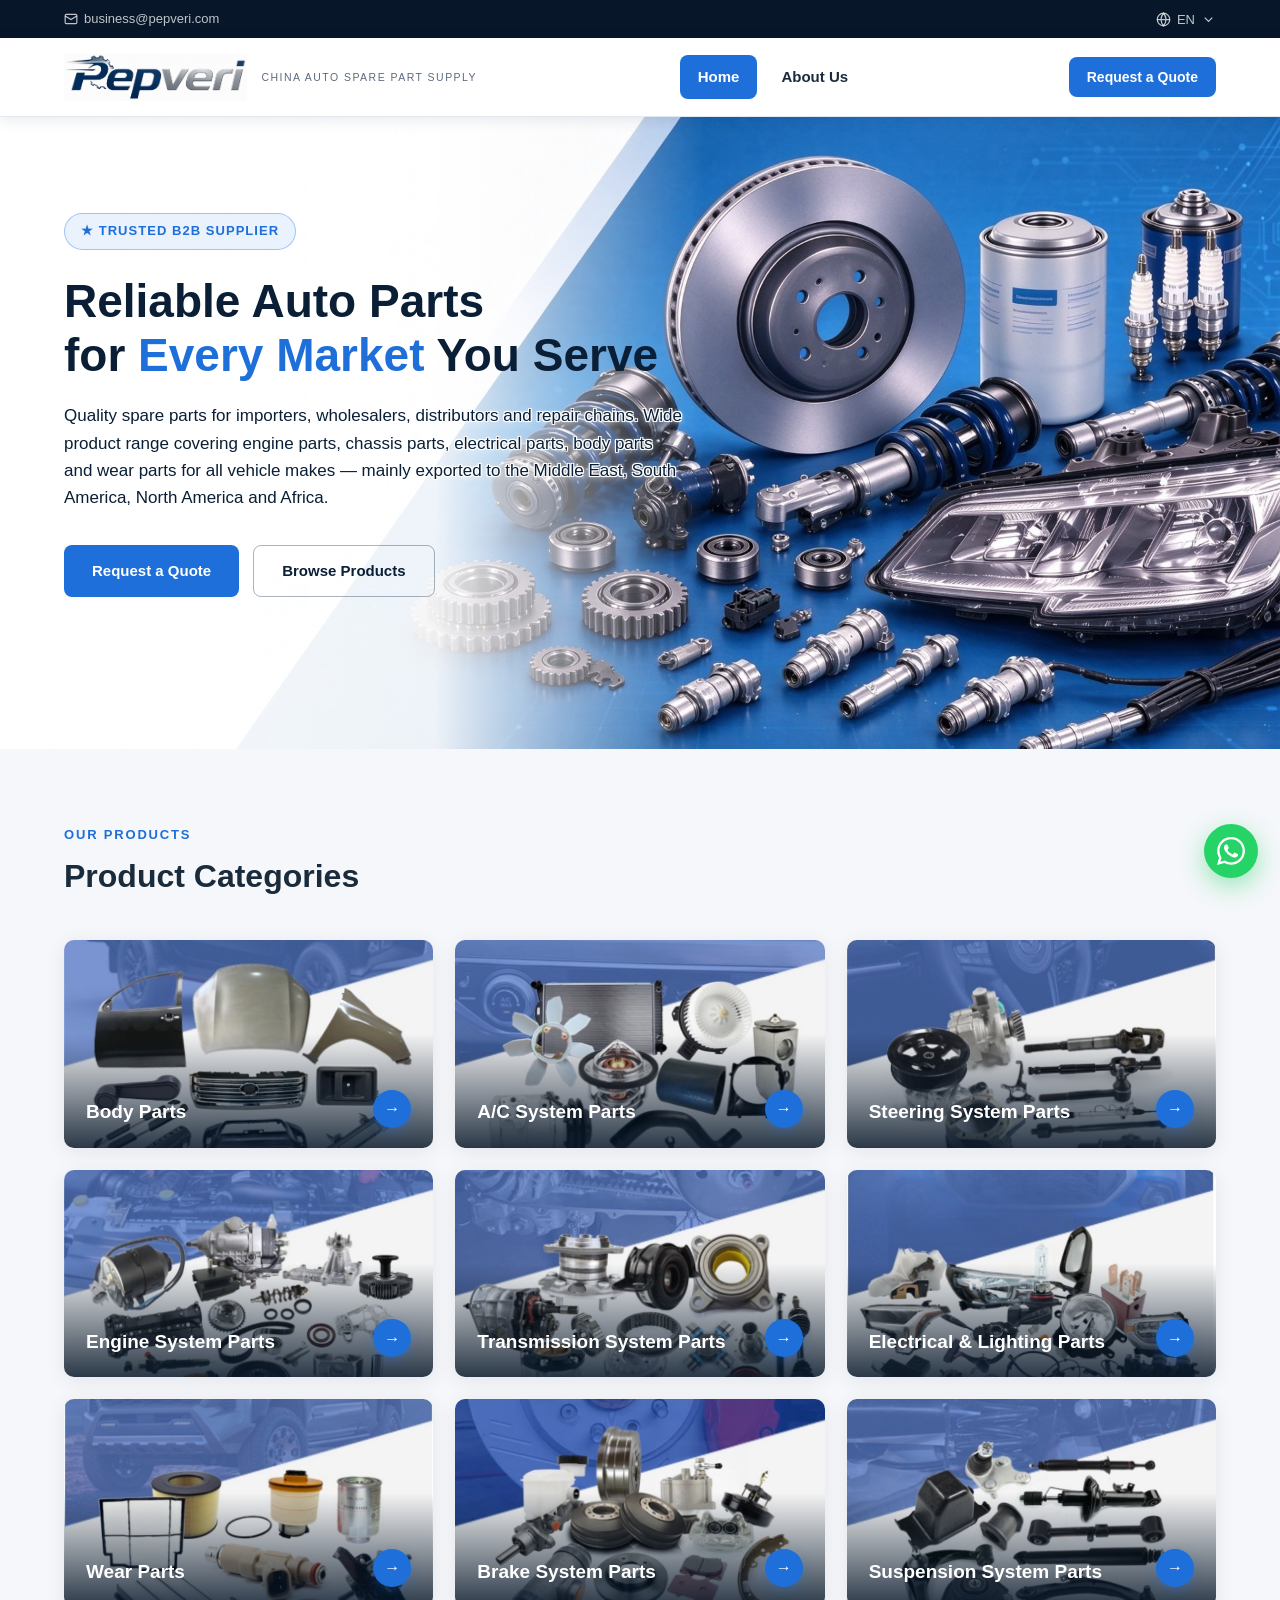
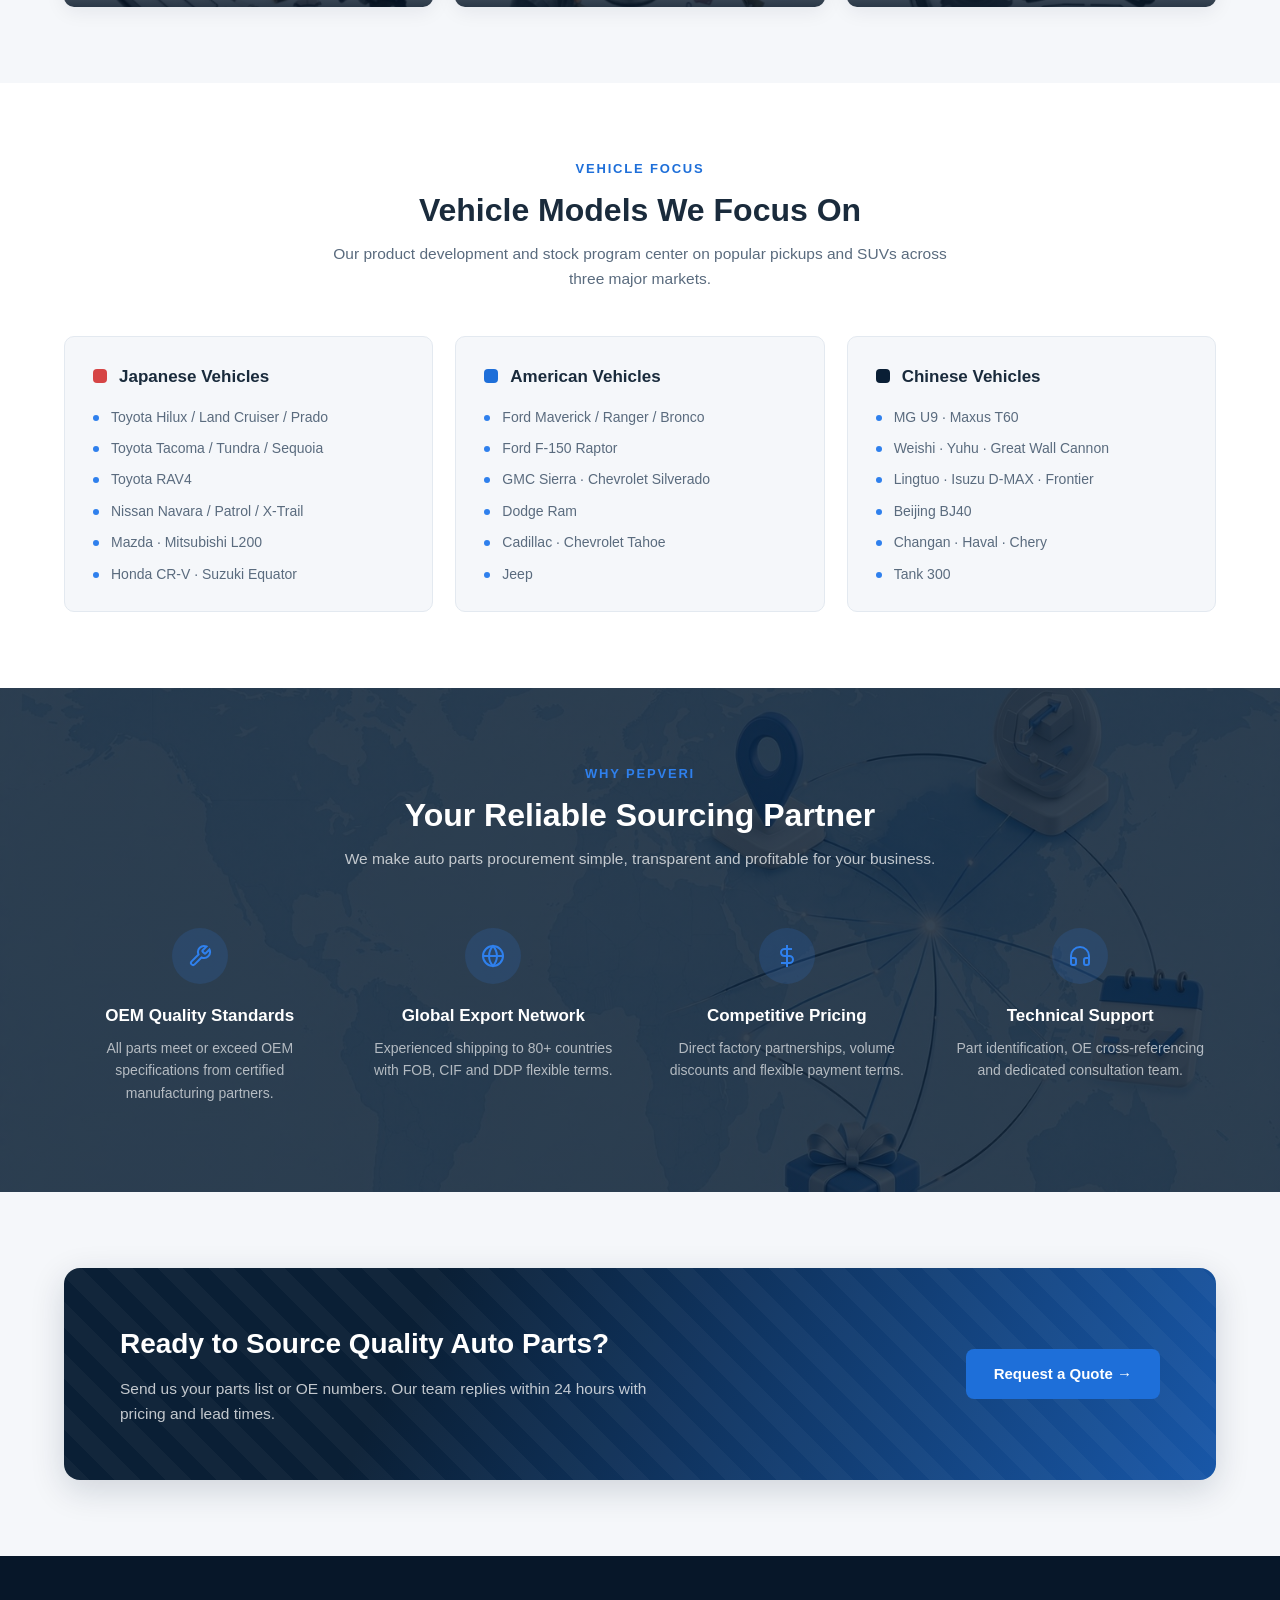
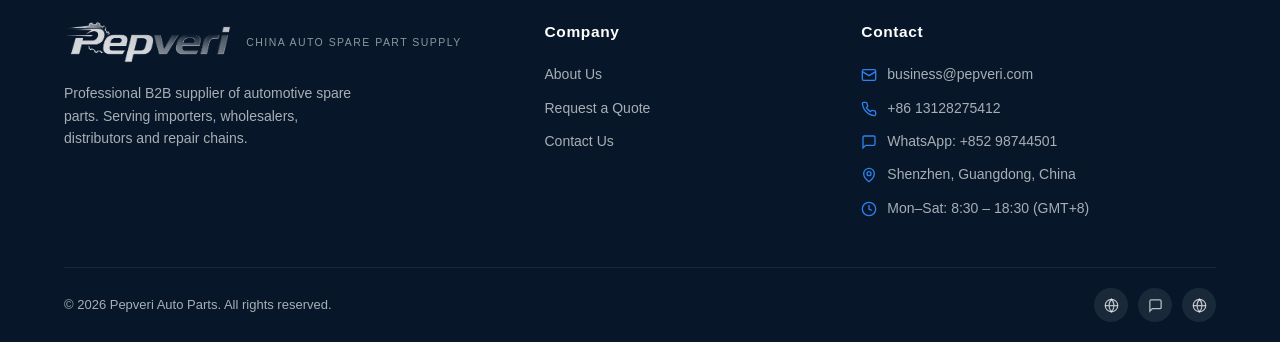
<file: index.html>
<!DOCTYPE html>
<html lang="en">
<head>
  <meta charset="UTF-8">
  <meta name="viewport" content="width=device-width, initial-scale=1.0">
  <title>Pepveri Auto Parts | B2B Auto Spare Parts Supplier & Exporter from China</title>
  <meta name="description" content="Pepveri is a professional B2B auto parts supplier offering engine, chassis, electrical, body and wear parts for pickups and SUVs, exporting to the Middle East, South America, North America and Africa.">
  <link rel="icon" type="image/png" href="images/favicon.png">
  <link rel="apple-touch-icon" href="images/apple-touch-icon.png">
  <link rel="stylesheet" href="css/style.css">
</head>
<body>
  <div id="site-header"></div>

  <!-- ============ HERO ============ -->
  <section class="hero with-img">
    <div class="container">
      <div class="hero-inner">
        <span class="hero-tag">★ Trusted B2B Supplier</span>
        <h1>Reliable Auto Parts<br>for <em>Every Market</em> You Serve</h1>
        <p>Quality spare parts for importers, wholesalers, distributors and repair chains. Wide product range covering engine parts, chassis parts, electrical parts, body parts and wear parts for all vehicle makes — mainly exported to the Middle East, South America, North America and Africa.</p>
        <div class="hero-actions">
          <a href="about.html#rfq" class="btn btn-primary">Request a Quote</a>
          <a href="#categories" class="btn btn-outline">Browse Products</a>
        </div>
        <!-- SEARCH BOX HIDDEN per request 2026-11-16 — uncomment to restore
        <div class="hero-search">
          <input type="text" id="heroSearch" placeholder="Search by OE number, e.g. 04465-02220">
          <button class="btn btn-primary" id="heroSearchBtn">Search</button>
        </div>
        -->
      </div>
    </div>
  </section>

  <!-- ============ PRODUCT CATEGORIES ============ -->
  <section class="section" id="categories">
    <div class="container">
      <div class="section-head">
        <div class="eyebrow">Our Products</div>
        <h2>Product Categories</h2>
      </div>
      <div class="cat-grid">
        <a href="#categories" class="cat-card">
          <img src="images/body-parts.jpg" alt="Body Parts">
          <div class="cat-overlay"><h3>Body Parts</h3><div class="icon-circle">→</div></div>
        </a>
        <a href="#categories" class="cat-card">
          <img src="images/ac-parts.jpg" alt="A/C System Parts">
          <div class="cat-overlay"><h3>A/C System Parts</h3><div class="icon-circle">→</div></div>
        </a>
        <a href="#categories" class="cat-card">
          <img src="images/steering-parts.jpg" alt="Steering System Parts">
          <div class="cat-overlay"><h3>Steering System Parts</h3><div class="icon-circle">→</div></div>
        </a>
        <a href="#categories" class="cat-card">
          <img src="images/engine-parts.jpg" alt="Engine System Parts">
          <div class="cat-overlay"><h3>Engine System Parts</h3><div class="icon-circle">→</div></div>
        </a>
        <a href="#categories" class="cat-card">
          <img src="images/transmission-parts.jpg" alt="Transmission System Parts">
          <div class="cat-overlay"><h3>Transmission System Parts</h3><div class="icon-circle">→</div></div>
        </a>
        <a href="#categories" class="cat-card">
          <img src="images/electrical-lighting.jpg" alt="Electrical & Lighting Parts">
          <div class="cat-overlay"><h3>Electrical &amp; Lighting Parts</h3><div class="icon-circle">→</div></div>
        </a>
        <a href="#categories" class="cat-card">
          <img src="images/wear-parts.jpg" alt="Wear Parts">
          <div class="cat-overlay"><h3>Wear Parts</h3><div class="icon-circle">→</div></div>
        </a>
        <a href="#categories" class="cat-card">
          <img src="images/brake-parts.jpg" alt="Brake System Parts">
          <div class="cat-overlay"><h3>Brake System Parts</h3><div class="icon-circle">→</div></div>
        </a>
        <a href="#categories" class="cat-card">
          <img src="images/suspension-parts.jpg" alt="Suspension System Parts">
          <div class="cat-overlay"><h3>Suspension System Parts</h3><div class="icon-circle">→</div></div>
        </a>
      </div>
    </div>
  </section>

  <!-- ============ VEHICLE FOCUS ============ -->
  <section class="section section--white">
    <div class="container">
      <div class="section-head center">
        <div class="eyebrow">Vehicle Focus</div>
        <h2>Vehicle Models We Focus On</h2>
        <p>Our product development and stock program center on popular pickups and SUVs across three major markets.</p>
      </div>
      <div class="model-grid">
        <div class="model-card">
          <h3><span class="model-flag" style="background:#D64545"></span>Japanese Vehicles</h3>
          <ul>
            <li>Toyota Hilux / Land Cruiser / Prado</li>
            <li>Toyota Tacoma / Tundra / Sequoia</li>
            <li>Toyota RAV4</li>
            <li>Nissan Navara / Patrol / X-Trail</li>
            <li>Mazda · Mitsubishi L200</li>
            <li>Honda CR-V · Suzuki Equator</li>
          </ul>
        </div>
        <div class="model-card">
          <h3><span class="model-flag" style="background:#1E6FD9"></span>American Vehicles</h3>
          <ul>
            <li>Ford Maverick / Ranger / Bronco</li>
            <li>Ford F-150 Raptor</li>
            <li>GMC Sierra · Chevrolet Silverado</li>
            <li>Dodge Ram</li>
            <li>Cadillac · Chevrolet Tahoe</li>
            <li>Jeep</li>
          </ul>
        </div>
        <div class="model-card">
          <h3><span class="model-flag" style="background:#0A1F35"></span>Chinese Vehicles</h3>
          <ul>
            <li>MG U9 · Maxus T60</li>
            <li>Weishi · Yuhu · Great Wall Cannon</li>
            <li>Lingtuo · Isuzu D-MAX · Frontier</li>
            <li>Beijing BJ40</li>
            <li>Changan · Haval · Chery</li>
            <li>Tank 300</li>
          </ul>
        </div>
      </div>
    </div>
  </section>

  <!-- ============ WHY PEPVERI ============ -->
  <section class="section section--navy with-bg">
    <div class="container">
      <div class="section-head center">
        <div class="eyebrow">Why Pepveri</div>
        <h2>Your Reliable Sourcing Partner</h2>
        <p>We make auto parts procurement simple, transparent and profitable for your business.</p>
      </div>
      <div class="value-grid">
        <div class="value-item">
          <div class="icon-circle">
            <svg viewBox="0 0 24 24" fill="none" stroke="currentColor" stroke-width="2"><path d="M14.7 6.3a1 1 0 0 0 0 1.4l1.6 1.6a1 1 0 0 0 1.4 0l3.77-3.77a6 6 0 0 1-7.94 7.94l-6.91 6.91a2.12 2.12 0 0 1-3-3l6.91-6.91a6 6 0 0 1 7.94-7.94l-3.76 3.76z"/></svg>
          </div>
          <h3>OEM Quality Standards</h3>
          <p>All parts meet or exceed OEM specifications from certified manufacturing partners.</p>
        </div>
        <div class="value-item">
          <div class="icon-circle">
            <svg viewBox="0 0 24 24" fill="none" stroke="currentColor" stroke-width="2"><circle cx="12" cy="12" r="10"/><path d="M2 12h20M12 2a15.3 15.3 0 0 1 4 10 15.3 15.3 0 0 1-4 10 15.3 15.3 0 0 1-4-10 15.3 15.3 0 0 1 4-10z"/></svg>
          </div>
          <h3>Global Export Network</h3>
          <p>Experienced shipping to 80+ countries with FOB, CIF and DDP flexible terms.</p>
        </div>
        <div class="value-item">
          <div class="icon-circle">
            <svg viewBox="0 0 24 24" fill="none" stroke="currentColor" stroke-width="2"><path d="M12 1v22M17 5H9.5a3.5 3.5 0 0 0 0 7h5a3.5 3.5 0 0 1 0 7H6"/></svg>
          </div>
          <h3>Competitive Pricing</h3>
          <p>Direct factory partnerships, volume discounts and flexible payment terms.</p>
        </div>
        <div class="value-item">
          <div class="icon-circle">
            <svg viewBox="0 0 24 24" fill="none" stroke="currentColor" stroke-width="2"><path d="M3 18v-6a9 9 0 0 1 18 0v6"/><path d="M21 19a2 2 0 0 1-2 2h-1a2 2 0 0 1-2-2v-3a2 2 0 0 1 2-2h3zM3 19a2 2 0 0 0 2 2h1a2 2 0 0 0 2-2v-3a2 2 0 0 0-2-2H3z"/></svg>
          </div>
          <h3>Technical Support</h3>
          <p>Part identification, OE cross-referencing and dedicated consultation team.</p>
        </div>
      </div>
    </div>
  </section>

  <!-- ============ CTA ============ -->
  <section class="section">
    <div class="container">
      <div class="cta-band">
        <div>
          <h2>Ready to Source Quality Auto Parts?</h2>
          <p>Send us your parts list or OE numbers. Our team replies within 24 hours with pricing and lead times.</p>
        </div>
        <a href="about.html#rfq" class="btn btn-primary">Request a Quote →</a>
      </div>
    </div>
  </section>

  <!-- ============ HIDDEN SECTIONS (restorable) ============
  FEATURED PRODUCTS — hidden per request 2026-11-16
  <section class="section section--white">
    ... 8 featured product cards (ceramic brake pads, brake disc, LED headlight,
        tail light, air filter, oil filter, shock absorber, alloy wheel) ...
  </section>
  VEHICLE FITMENT SEARCH — hidden per request 2026-11-16
  <section class="section">
    ... Year / Make / Model / Part Category fitment form ...
  </section>
  ===================================================== -->

  <div id="site-footer"></div>
  <script src="js/i18n.js"></script>
  <script src="js/main.js"></script>
</body>
</html>
</file>
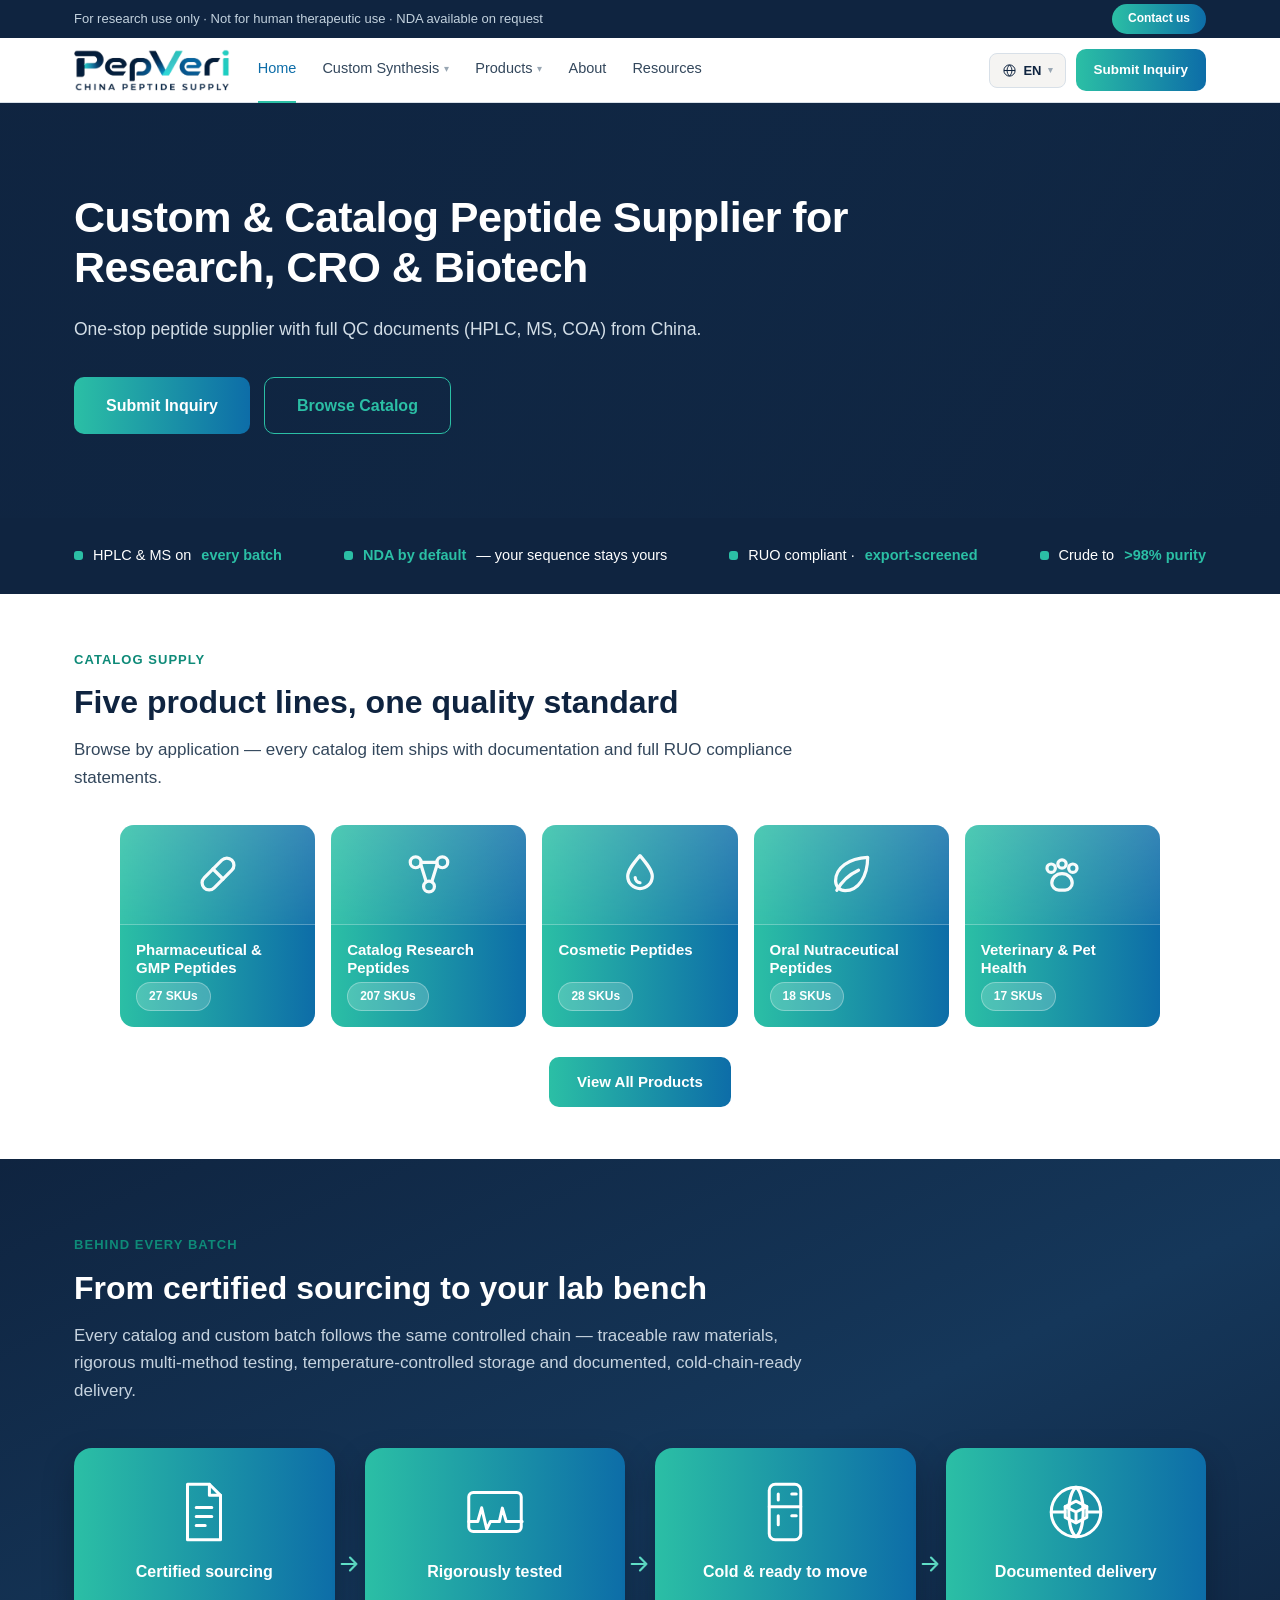
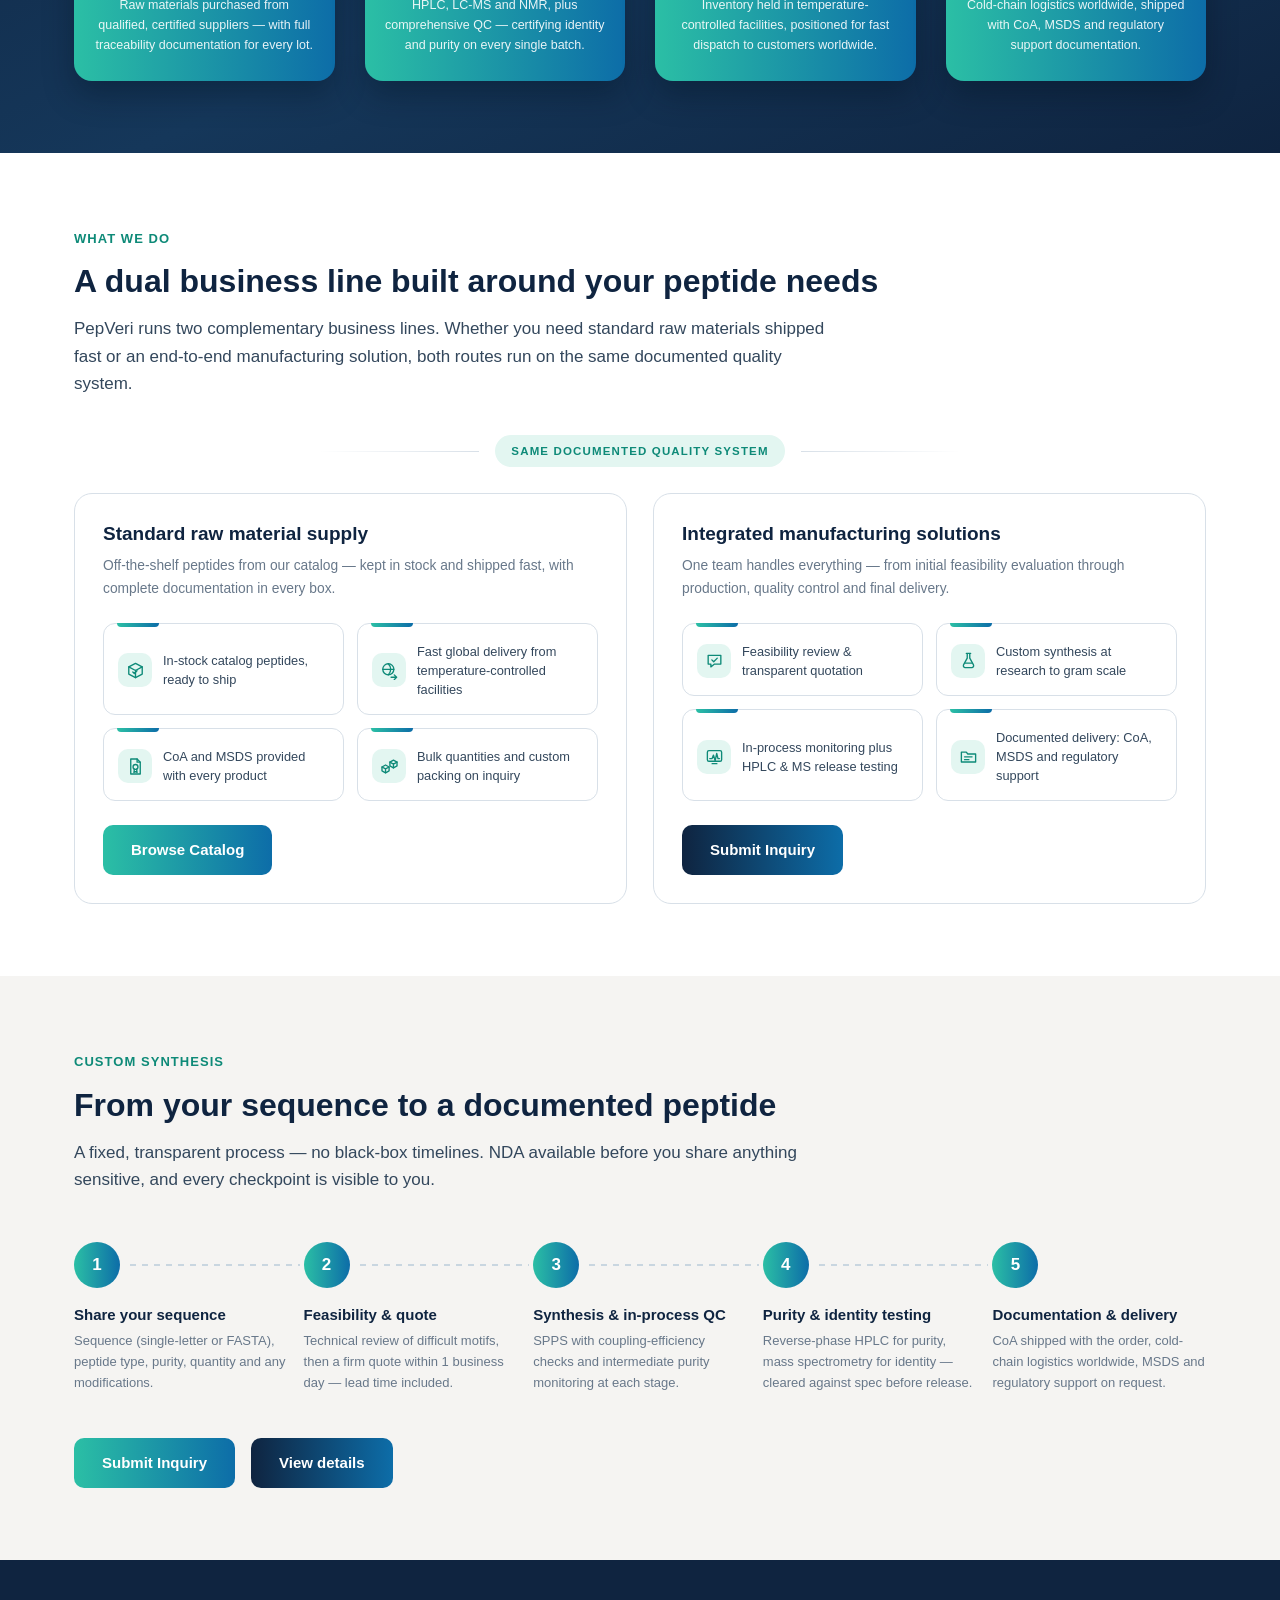
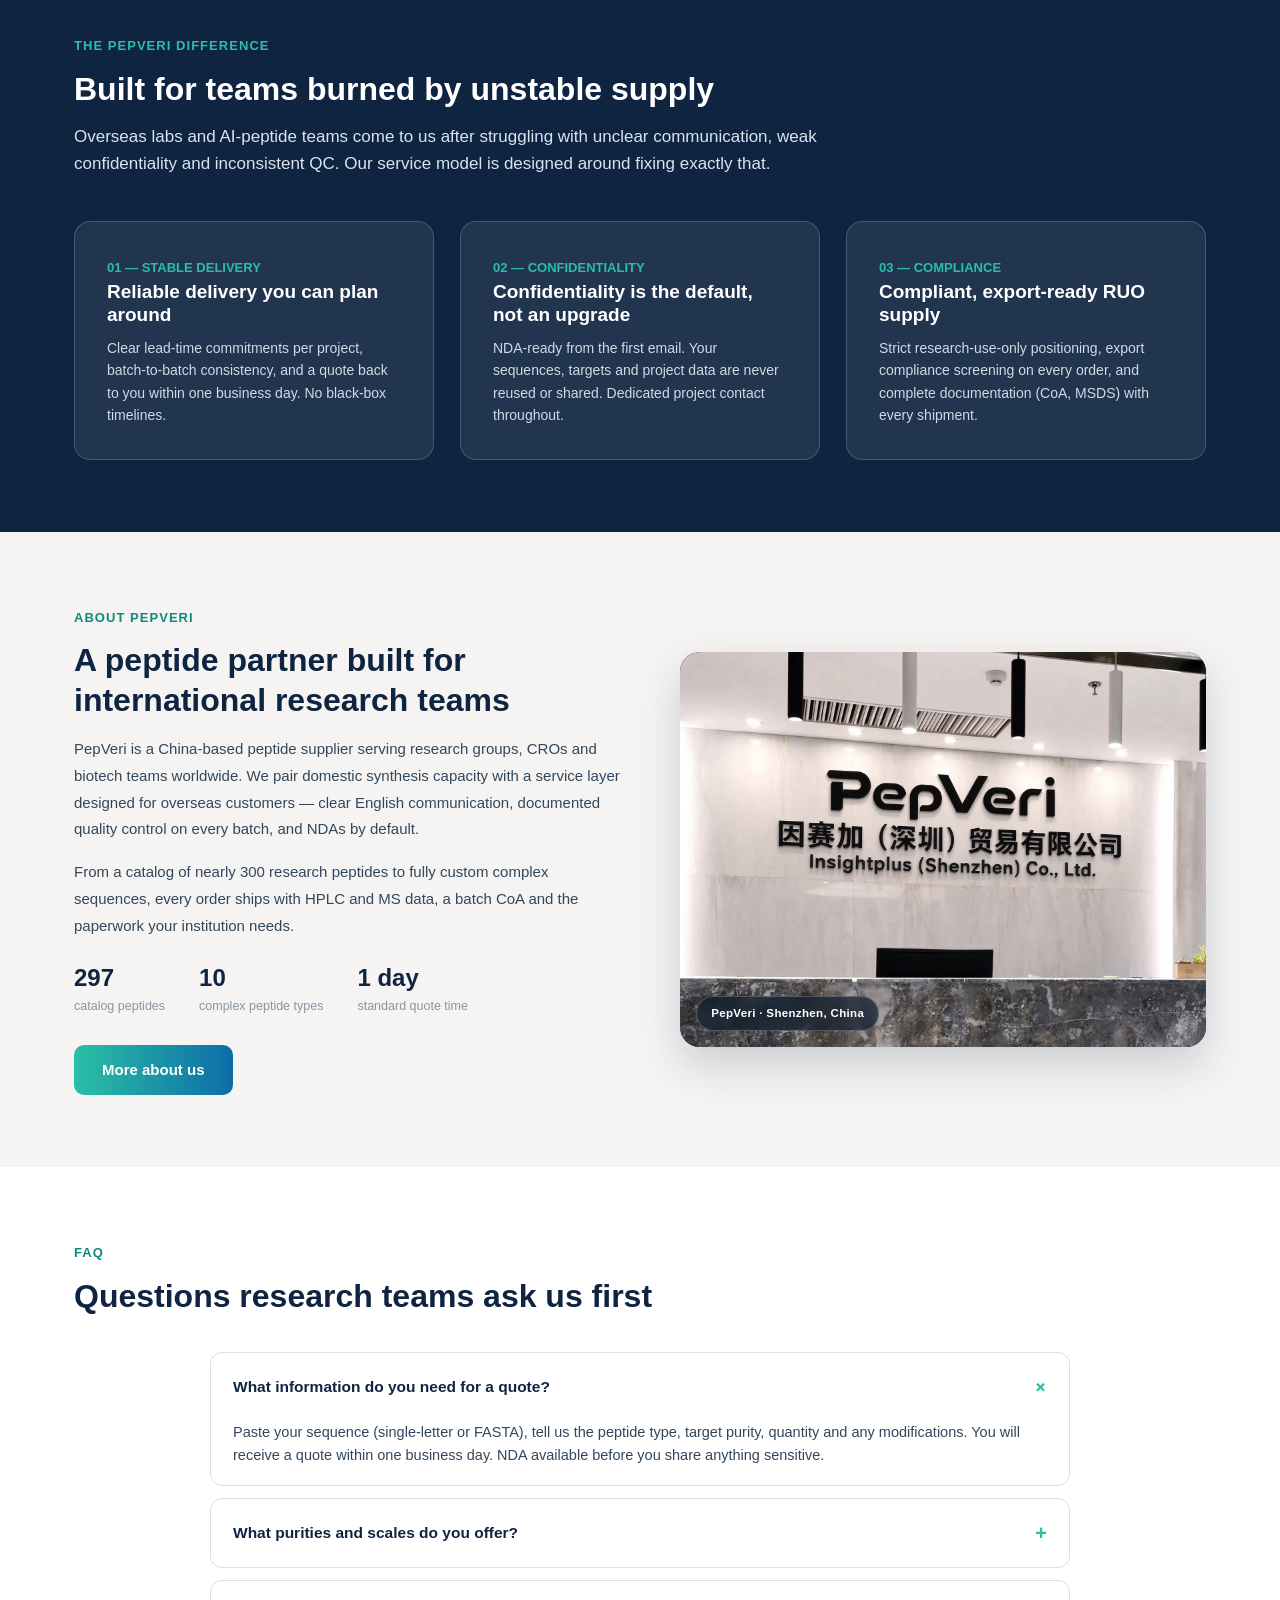
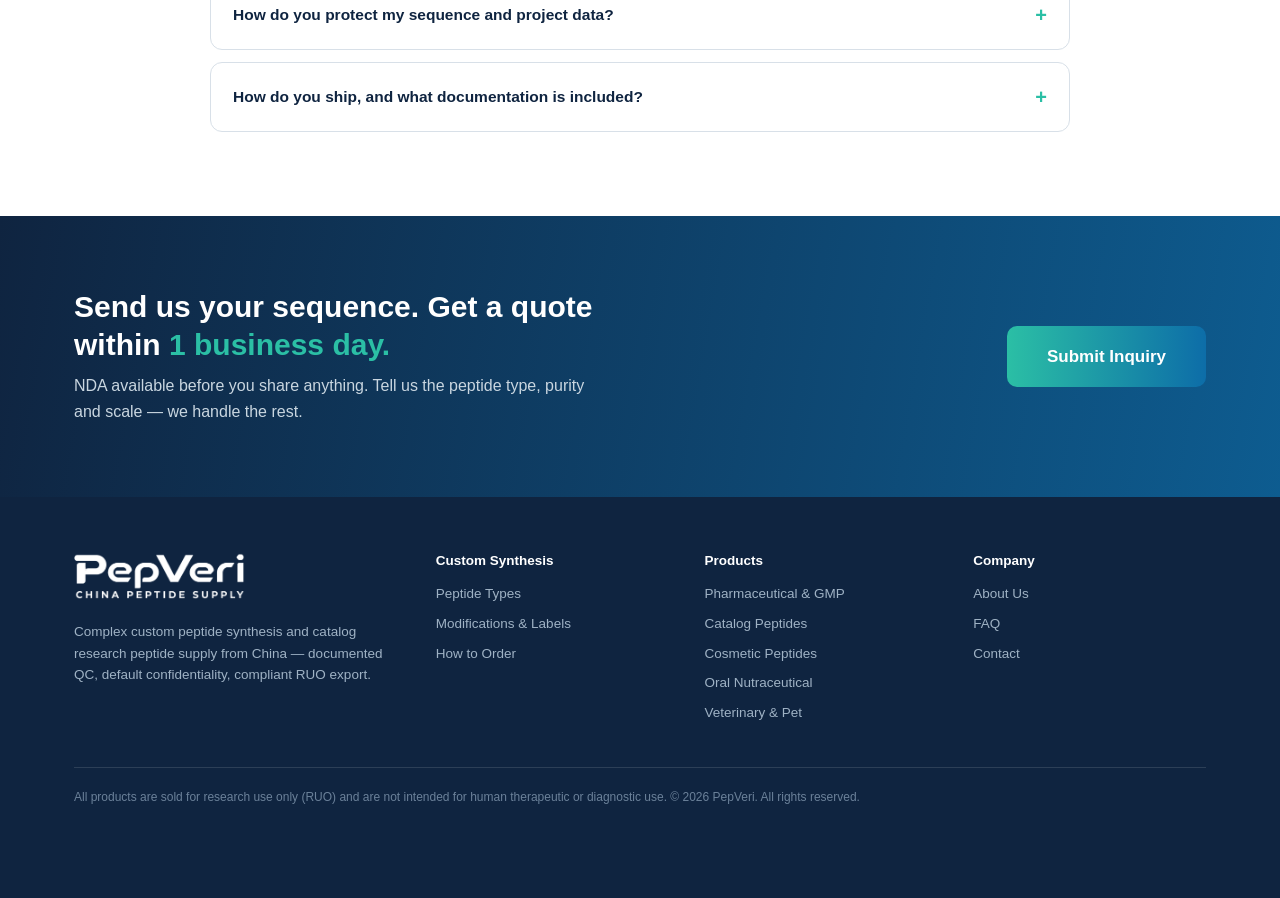
<file: legacy/index.html>
<!DOCTYPE html>
<html lang="en">
<head>
<meta charset="UTF-8">
<meta name="viewport" content="width=device-width, initial-scale=1.0">
<title>PepVeri — Custom Peptide Synthesis & Catalog Research Peptides | China Peptide Supply</title>
<meta name="description" content="PepVeri provides complex custom peptide synthesis and off-the-shelf catalog research peptides from China. HPLC & MS documented, default NDA, compliant RUO supply. For research use only.">
<link rel="icon" href="favicon.ico" sizes="any">
<link rel="icon" type="image/png" sizes="32x32" href="assets/favicon-32.png">
<link rel="icon" type="image/png" sizes="16x16" href="assets/favicon-16.png">
<link rel="apple-touch-icon" sizes="180x180" href="assets/apple-touch-icon.png">
<style>
:root{
  --navy:#0F2440; --blue:#0D6DA8; --teal:#2BBFA5;
  --teal-dark:#0E8A78; --blue-deep:#0A3B5C; --navy-soft:#33475C;
  --teal-tint:#E3F6F1; --blue-tint:#E6F1F9; --line:#D8E0E8; --bg:#F5F4F2;
  --grad-primary:linear-gradient(90deg,#2BBFA5 0%,#0D6DA8 100%);
  --grad-dark:linear-gradient(90deg,#0F2440 0%,#0D6DA8 100%);
  --grad-hover:linear-gradient(90deg,#0E8A78 0%,#0A5588 100%);
  --hero-overlay:rgba(15,36,64,0.90);
  --font:-apple-system,"Helvetica Neue",Arial,"PingFang SC",sans-serif;
}
*{margin:0;padding:0;box-sizing:border-box}
html{scroll-behavior:smooth}
body{font-family:var(--font);color:var(--navy-soft);background:#fff;line-height:1.6}
img{max-width:100%}
a{text-decoration:none;color:inherit}
ul{list-style:none}
.wrap{max-width:1180px;margin:0 auto;padding:0 24px}
h1,h2,h3,h4{color:var(--navy);font-weight:600;line-height:1.25}
.section{padding:72px 0}
.section.alt{background:var(--bg)}
.kicker{display:inline-block;font-size:13px;font-weight:600;letter-spacing:.08em;text-transform:uppercase;color:var(--teal-dark);margin-bottom:12px}
.section h2{font-size:32px;margin-bottom:14px}
.section .lead{max-width:760px;font-size:17px;color:var(--navy-soft)}
.btn{display:inline-flex;align-items:center;justify-content:center;gap:8px;padding:13px 28px;border-radius:8px;font-size:15px;font-weight:600;cursor:pointer;border:none;transition:all .2s;white-space:nowrap}
.btn-primary{background:var(--grad-primary);color:#fff}
.btn-primary:hover{background:var(--grad-hover);transform:translateY(-1px)}
.btn-outline{background:transparent;color:var(--teal);border:1.5px solid var(--teal)}
.btn-outline:hover{background:var(--teal-tint)}
.btn-dark{background:var(--grad-dark);color:#fff}
.btn-dark:hover{background:var(--grad-hover)}

/* ===== announcement ===== */
.announce{background:var(--navy);color:#C3D2DE;font-size:13px}
.announce .wrap{display:flex;align-items:center;justify-content:space-between;height:38px}
.announce .btn-contact{background:var(--grad-primary);color:#fff;padding:5px 16px;border-radius:99px;font-size:12px;font-weight:600}
.announce .btn-contact:hover{background:var(--grad-hover)}

/* ===== header / nav ===== */
.header{position:sticky;top:0;z-index:100;background:#fff;border-bottom:1px solid var(--line)}
.nav{display:flex;align-items:center;height:64px;gap:28px}
.logo img{height:42px;display:block}
.menu{display:flex;gap:26px;flex:1}
.menu>li{position:relative}
.menu>li>a{display:flex;align-items:center;gap:5px;padding:20px 0;font-size:14.5px;font-weight:500;color:var(--navy-soft);border-bottom:2px solid transparent}
.menu>li>a:hover{color:var(--blue)}
.menu>li>a .caret{font-size:10px;color:#98A6B3}
.nav-right{display:flex;align-items:center;gap:10px}
.lang{position:relative}
.lang>button{display:flex;align-items:center;gap:6px;background:var(--bg);border:1px solid var(--line);border-radius:8px;padding:9px 12px;font-size:13px;font-weight:600;color:var(--navy);cursor:pointer;font-family:var(--font)}
.lang-drop{display:none;position:absolute;top:110%;right:0;background:#fff;border:1px solid var(--line);border-radius:8px;min-width:150px;box-shadow:0 8px 24px rgba(15,36,64,.12);overflow:hidden}
.lang.open .lang-drop{display:block}
.lang-drop a{display:block;padding:10px 14px;font-size:13px}
.lang-drop a:hover{background:var(--teal-tint)}
.btn-nav{padding:10px 18px;font-size:13.5px}

/* ===== dropdowns (mega v2) ===== */
.nav{position:relative}
.menu>li{position:static}
.drop{position:absolute;top:100%;left:0;right:0;transform:none;background:#fff;border:1px solid var(--line);border-top:none;border-radius:0 0 16px 16px;box-shadow:0 32px 64px -20px rgba(15,36,64,.28);display:none;overflow:hidden}
.menu>li:hover .drop{display:block}
.drop::before{content:"";display:block;height:3px;background:var(--grad-primary)}
.drop-body{display:flex;align-items:stretch;padding:26px 26px 20px}
.dgroup{flex:1 1 0;min-width:0;padding-right:22px;display:flex;flex-direction:column}
.dgroup+.dgroup{border-left:1px solid var(--line);padding-left:22px}
.dgroup h4{display:flex;align-items:flex-start;gap:9px;font-size:11.5px;font-weight:700;letter-spacing:.07em;text-transform:uppercase;color:var(--navy);margin:0 0 10px;line-height:1.35;min-height:40px}
.gi{width:26px;height:26px;border-radius:8px;display:flex;align-items:center;justify-content:center;color:#fff;flex:none;background:var(--grad-primary)}
.gi.blue{background:linear-gradient(135deg,#0D6DA8,#0A3B5C)}
.gi.teal{background:linear-gradient(135deg,#2BBFA5,#0E8A78)}
.gi.navy{background:linear-gradient(135deg,#33475C,#0F2440)}
.gi svg{width:15px;height:15px;stroke:currentColor;fill:none;stroke-width:1.8;stroke-linecap:round;stroke-linejoin:round;display:block}
.subcols{display:grid;grid-template-columns:1fr 1fr;column-gap:20px}
.drop ul{min-width:0}
.drop ul li a{display:block;font-size:13px;line-height:1.4;padding:5px 0;color:#5A6B7C;transition:color .15s}
.drop ul li a:hover{color:var(--blue)}
.gmore{align-self:flex-start;margin-top:auto;padding-top:10px;font-size:12px;font-weight:600;color:var(--teal-dark);white-space:nowrap}
.gmore:hover{color:var(--teal)}
.drop-foot{display:flex;align-items:center;justify-content:space-between;gap:18px;background:linear-gradient(100deg,#0F2440 0%,#0A3B5C 70%,#0D6DA8 160%);color:#fff;padding:16px 24px}
.drop-foot b{display:block;font-size:13.5px;color:#fff;font-weight:600}
.drop-foot span{display:block;font-size:12px;color:#AFC4D4;margin-top:2px;max-width:660px}
.drop-foot .df-acts{display:flex;align-items:center;gap:16px;flex:none}
.drop-foot .btn{padding:9px 18px;font-size:12.5px}
.drop-foot .ghost{font-size:12.5px;font-weight:600;color:#7FD6C6;white-space:nowrap}
.drop-foot .ghost:hover{color:#fff}
.menu>li>a .caret{transition:transform .2s}
.menu>li:hover>a .caret{transform:rotate(180deg)}
.menu>li>a.cur{color:var(--blue);border-bottom:2px solid var(--teal)}
.hamburger{display:none;background:none;border:1px solid var(--line);border-radius:8px;padding:8px 12px;font-size:18px;cursor:pointer;color:var(--navy)}

/* ===== hero ===== */
.hero{position:relative;color:#fff;overflow:hidden;background:linear-gradient(120deg,#132E4E 0%,#183D61 45%,#0F2440 100%)}
.hero-video{position:absolute;inset:0;width:100%;height:100%;object-fit:cover;object-position:center;z-index:0}
.hero-overlay{position:absolute;inset:0;z-index:1;background:linear-gradient(100deg,rgba(15,36,64,.95) 0%,rgba(15,36,64,.90) 46%,rgba(15,36,64,.76) 100%)}
.hero .wrap{position:relative;z-index:2;padding:90px 24px 84px;max-width:1180px}
.hero h1{font-size:43px;line-height:1.16;color:#fff;max-width:900px}
.hero h1 em{font-style:normal;color:var(--teal)}
.hero p.sub{margin:22px 0 34px;font-size:17.5px;color:#D3DEE7;max-width:740px}
.hero-cta{display:flex;gap:14px;flex-wrap:wrap}
.hero-cta .btn{padding:15px 32px;font-size:16px}
.hero.hero-media::after{display:none}
.hero.hero-media::before{display:none}

/* ===== trust strip ===== */
.strip{background:var(--navy);padding:26px 0}
.strip .wrap{display:flex;justify-content:space-between;gap:20px;flex-wrap:wrap}
.strip .item{color:#fff;font-size:14.5px;display:flex;align-items:center;gap:10px}
.strip .item b{color:var(--teal)}
.strip .dot{width:9px;height:9px;border-radius:3px;background:var(--teal)}

/* ===== pathways ===== */
.paths{display:grid;grid-template-columns:1fr 1fr;gap:26px;margin-top:44px}
.path{border:1px solid var(--line);border-radius:16px;padding:34px;position:relative;transition:all .2s}
.path:hover{border-color:var(--teal);box-shadow:0 12px 32px rgba(15,36,64,.08)}
.path .tag{position:absolute;top:-13px;left:30px;background:var(--grad-primary);color:#fff;font-size:11.5px;font-weight:700;letter-spacing:.05em;padding:5px 14px;border-radius:99px}
.path h3{font-size:22px;margin-bottom:10px}
.path p{font-size:14.5px;margin-bottom:18px}
.path ul{margin-bottom:24px}
.path ul li{font-size:14px;padding:5px 0 5px 24px;position:relative}
.path ul li::before{content:"✓";position:absolute;left:0;color:var(--teal);font-weight:700}
.path .btn{width:100%}

.process-block{margin-top:56px;padding-top:44px;border-top:1px solid var(--line)}
.process-title{font-size:24px;margin-bottom:8px}
.process-sub{font-size:15px;color:var(--navy-soft);max-width:720px;margin-bottom:6px}

/* custom synthesis stepper */
.steps{display:grid;grid-template-columns:repeat(5,1fr);gap:16px;margin-top:48px}
.step{position:relative}
.step .n{width:46px;height:46px;border-radius:50%;background:var(--grad-primary);color:#fff;display:flex;align-items:center;justify-content:center;font-weight:700;font-size:17px;margin-bottom:18px;position:relative;z-index:1}
.step:not(:last-child)::after{content:"";position:absolute;top:22px;left:56px;right:-12px;height:2px;background:repeating-linear-gradient(90deg,#C9D6E0 0 6px,transparent 6px 12px)}
.step h3{font-size:15px;margin-bottom:7px}
.step p{font-size:13px;color:#68788A}
.steps-cta{display:flex;align-items:center;gap:16px;margin-top:44px;flex-wrap:wrap}

/* parallax band: fixed background, content scrolls */
.parallax{
  background:linear-gradient(rgba(15,36,64,.82),rgba(15,36,64,.82)),url("data:image/svg+xml,%3Csvg xmlns="http://www.w3.org/2000/svg" width="1920" height="1080" viewBox="0 0 1920 1080" preserveAspectRatio="xMidYMid slice"%3E%0A  %3Cdefs%3E%0A    %3ClinearGradient id="bg" x1="0" y1="0" x2="1" y2="1"%3E%0A      %3Cstop offset="0" stop-color="%230F2440"/%3E%0A      %3Cstop offset="0.55" stop-color="%23123a5e"/%3E%0A      %3Cstop offset="1" stop-color="%230D6DA8"/%3E%0A    %3C/linearGradient%3E%0A    %3CradialGradient id="glow" cx="0.72" cy="0.3" r="0.6"%3E%0A      %3Cstop offset="0" stop-color="%232BBFA5" stop-opacity="0.35"/%3E%0A      %3Cstop offset="1" stop-color="%232BBFA5" stop-opacity="0"/%3E%0A    %3C/radialGradient%3E%0A    %3CradialGradient id="glow2" cx="0.2" cy="0.8" r="0.55"%3E%0A      %3Cstop offset="0" stop-color="%230D6DA8" stop-opacity="0.5"/%3E%0A      %3Cstop offset="1" stop-color="%230D6DA8" stop-opacity="0"/%3E%0A    %3C/radialGradient%3E%0A    %3Cpattern id="grid" width="80" height="80" patternUnits="userSpaceOnUse"%3E%0A      %3Cpath d="M80 0H0v80" fill="none" stroke="%237FA8C9" stroke-opacity="0.12" stroke-width="1"/%3E%0A    %3C/pattern%3E%0A  %3C/defs%3E%0A  %3Crect width="1920" height="1080" fill="url(%23bg)"/%3E%0A  %3Crect width="1920" height="1080" fill="url(%23grid)"/%3E%0A  %3Crect width="1920" height="1080" fill="url(%23glow)"/%3E%0A  %3Crect width="1920" height="1080" fill="url(%23glow2)"/%3E%0A  %3C!-- molecular network --%3E%0A  %3Cg stroke="%237FD6C6" stroke-opacity="0.35" stroke-width="2" fill="none"%3E%0A    %3Cpath d="M1560 220 L1700 320 L1840 260"/%3E%0A    %3Cpath d="M1700 320 L1760 470"/%3E%0A    %3Cpath d="M300 840 L440 760 L560 850 L700 770"/%3E%0A    %3Cpath d="M440 760 L420 620"/%3E%0A    %3Cpath d="M1240 900 L1380 830 L1500 910"/%3E%0A  %3C/g%3E%0A  %3Cg fill="%232BBFA5" fill-opacity="0.8"%3E%0A    %3Ccircle cx="1560" cy="220" r="9"/%3E%0A    %3Ccircle cx="1700" cy="320" r="13"/%3E%0A    %3Ccircle cx="1840" cy="260" r="7"/%3E%0A    %3Ccircle cx="1760" cy="470" r="9"/%3E%0A    %3Ccircle cx="300" cy="840" r="9"/%3E%0A    %3Ccircle cx="440" cy="760" r="13"/%3E%0A    %3Ccircle cx="560" cy="850" r="8"/%3E%0A    %3Ccircle cx="700" cy="770" r="10"/%3E%0A    %3Ccircle cx="420" cy="620" r="7"/%3E%0A    %3Ccircle cx="1240" cy="900" r="9"/%3E%0A    %3Ccircle cx="1380" cy="830" r="12"/%3E%0A    %3Ccircle cx="1500" cy="910" r="7"/%3E%0A  %3C/g%3E%0A  %3Cg fill="%23FFFFFF" fill-opacity="0.14"%3E%0A    %3Ccircle cx="900" cy="180" r="5"/%3E%0A    %3Ccircle cx="1120" cy="260" r="4"/%3E%0A    %3Ccircle cx="760" cy="420" r="4"/%3E%0A    %3Ccircle cx="1020" cy="560" r="5"/%3E%0A    %3Ccircle cx="620" cy="300" r="3"/%3E%0A    %3Ccircle cx="1300" cy="520" r="4"/%3E%0A    %3Ccircle cx="860" cy="720" r="4"/%3E%0A    %3Ccircle cx="1620" cy="640" r="5"/%3E%0A  %3C/g%3E%0A%3C/svg%3E%0A") center/cover no-repeat;
  background-attachment:fixed;
}
.parallax .kicker{color:var(--teal)}
.parallax h2{color:#fff}
.parallax .lead{color:#C3D2DE}
.parallax .pillar{background:rgba(255,255,255,.08);border:1px solid rgba(255,255,255,.18);backdrop-filter:blur(6px)}
.parallax .pillar h3{color:#fff}
.parallax .pillar p{color:#C3D2DE}

/* supply chain visual cards */
.flow4{display:grid;grid-template-columns:repeat(4,1fr);gap:18px;margin-top:44px}
.fcard{background:#fff;border:1px solid var(--line);border-radius:14px;padding:18px 18px 22px;transition:all .2s;display:flex;flex-direction:column;gap:10px}
.fcard:hover{border-color:var(--teal);transform:translateY(-3px);box-shadow:0 10px 26px rgba(15,36,64,.08)}
.fcard .fig{background:linear-gradient(160deg,#F7FAFC 0%,#EAF3F7 100%);border-radius:10px;height:130px;overflow:hidden}
.fcard .fig svg{width:100%;height:100%}
.fcard h3{font-size:15.5px}
.fcard p{font-size:12.5px;color:#68788A;flex:1}
.flow-arrow{display:none}

/* ===== grids ===== */
.grid-5{display:grid;grid-template-columns:repeat(5,1fr);gap:18px;margin-top:44px}
.pcard{border-radius:14px;padding:0;overflow:hidden;background:var(--grad-primary);color:#fff;transition:all .2s;display:flex;flex-direction:column}
.pcard:hover{transform:translateY(-4px);box-shadow:0 14px 32px rgba(13,109,168,.32)}
.pcard-img{display:flex;align-items:center;justify-content:center;font-size:44px;height:120px;background:rgba(255,255,255,.14);border-bottom:1px solid rgba(255,255,255,.18)}
.pcard h3{font-size:16px;color:#fff;padding:18px 18px 6px}
.pcard p{font-size:13px;color:rgba(255,255,255,.88);padding:0 18px;flex:1}
.pcard .count{align-self:flex-start;margin:14px 18px 18px;font-size:12px;font-weight:700;color:#fff;background:rgba(255,255,255,.18);border:1px solid rgba(255,255,255,.3);border-radius:99px;padding:4px 12px}
.btn-white{background:#fff;color:var(--navy)}
.btn-white:hover{background:var(--teal-tint);transform:translateY(-1px)}
.grid-types{display:grid;grid-template-columns:repeat(5,1fr);gap:18px;margin-top:44px}
.tcard{border:1px solid var(--line);border-radius:14px;padding:20px;background:#fff;transition:all .2s;display:flex;flex-direction:column;gap:8px}
.tcard:hover{border-color:var(--blue);transform:translateY(-3px);box-shadow:0 10px 26px rgba(15,36,64,.08)}
.tcard .ic{width:38px;height:38px;border-radius:10px;background:var(--blue-tint);display:flex;align-items:center;justify-content:center;font-size:17px}
.tcard h3{font-size:15px}
.tcard p{font-size:12.5px;color:#68788A;flex:1}
.tcard .link{font-size:13px;font-weight:600;color:var(--blue)}
.chips{display:flex;flex-wrap:wrap;gap:12px;margin-top:36px}
.chip{border:1px solid var(--line);border-radius:99px;padding:10px 20px;font-size:14px;font-weight:500;color:var(--navy-soft);background:#fff;transition:all .2s}
.chip:hover{border-color:var(--teal);color:var(--teal-dark);background:var(--teal-tint)}

/* ===== why / pillars ===== */
.pillars{display:grid;grid-template-columns:repeat(3,1fr);gap:26px;margin-top:44px}
.pillar{background:#fff;border:1px solid var(--line);border-radius:16px;padding:32px}
.pillar .num{font-size:13px;font-weight:700;color:var(--teal);margin-bottom:10px}
.pillar h3{font-size:19px;margin-bottom:10px}
.pillar p{font-size:14px}

/* ===== QC ===== */
.qc{display:grid;grid-template-columns:1.1fr 1fr;gap:48px;align-items:center}
.qc-visual{background:#fff;border:1px solid var(--line);border-radius:14px;padding:20px}
.qc-visual .chart{height:210px;border-radius:8px;background:linear-gradient(180deg,#FDFEFE,#F2F6F8);position:relative;overflow:hidden}
.qc-visual .chart svg{position:absolute;inset:0;width:100%;height:100%}
.qc-visual .cap{display:flex;justify-content:space-between;font-size:11.5px;color:#8895A1;margin-top:10px}
.qc ul li{padding:9px 0 9px 30px;position:relative;font-size:15px}
.qc ul li::before{content:"✓";position:absolute;left:0;top:9px;width:20px;height:20px;border-radius:50%;background:var(--teal-tint);color:var(--teal-dark);font-size:12px;font-weight:700;display:flex;align-items:center;justify-content:center}

/* ===== FAQ ===== */
.faq details{border:1px solid var(--line);border-radius:12px;background:#fff;margin-bottom:12px;overflow:hidden}
.faq summary{padding:18px 22px;font-weight:600;color:var(--navy);cursor:pointer;font-size:15.5px;list-style:none;display:flex;justify-content:space-between;align-items:center}
.faq summary::after{content:"+";font-size:20px;color:var(--teal);transition:transform .2s}
.faq details[open] summary::after{transform:rotate(45deg)}
.faq .a{padding:0 22px 18px;font-size:14.5px}

/* ===== CTA band ===== */
.cta-band{background:linear-gradient(100deg,var(--navy) 0%,var(--blue) 130%);color:#fff;padding:72px 0}
.cta-band .wrap{display:flex;align-items:center;justify-content:space-between;gap:30px;flex-wrap:wrap}
.cta-band h2{color:#fff;font-size:30px;max-width:560px}
.cta-band h2 em{font-style:normal;color:var(--teal)}
.cta-band p{color:#C9D6E0;margin-top:10px;max-width:520px}

/* ===== footer ===== */
footer{background:var(--navy);color:#9FB2C4;font-size:13.5px;padding:56px 0 90px}
.foot-grid{display:grid;grid-template-columns:1.4fr 1fr 1fr 1fr;gap:36px;margin-bottom:36px}
.foot-grid img{height:46px;margin-bottom:16px}
.foot-grid h4{color:#fff;font-size:13.5px;margin-bottom:14px}
.foot-grid li{margin-bottom:8px}
.foot-grid a:hover{color:var(--teal)}
.ruo{border-top:1px solid rgba(255,255,255,.12);padding-top:20px;font-size:12px;color:#6B8199}

/* mobile sticky */
.sticky-cta{display:none;position:fixed;bottom:0;left:0;right:0;padding:10px 14px calc(10px + env(safe-area-inset-bottom));background:rgba(255,255,255,.96);border-top:1px solid var(--line);z-index:99}
.sticky-cta .btn{width:100%}

/* ===== responsive ===== */
@media(max-width:1020px){
  .menu{display:none;position:absolute;top:64px;left:0;right:0;background:#fff;flex-direction:column;gap:0;padding:10px 24px 24px;border-bottom:1px solid var(--line);box-shadow:0 20px 40px rgba(15,36,64,.12);max-height:calc(100vh - 64px);overflow:auto}
  .menu.open{display:flex}
  .menu>li{border-bottom:1px solid var(--line)}
  .menu>li:last-child{border-bottom:none}
  .menu>li>a{padding:15px 0;width:100%}
  .drop{position:static;transform:none;display:none!important;box-shadow:none;border:none;padding:0 0 14px;min-width:0;flex-direction:column}
  .menu>li.acc-open .drop{display:flex!important}
  .menu>li.has-acc>a::after{content:"▾";margin-left:auto;font-size:12px;color:#98A6B3}
  .drop::before{display:none}
  .drop-body{flex-direction:column;padding:12px 4px 4px}
  .dgroup{padding:0}
  .dgroup+.dgroup{border-left:none;border-top:1px solid var(--line);margin-top:14px;padding-top:14px;padding-left:0}
  .dgroup h4{font-size:12px;min-height:0;margin-bottom:10px}
  .drop ul li a{font-size:13.5px;padding:6px 0}
  .subcols{grid-template-columns:1fr;column-gap:0}
  .drop-foot{flex-direction:column;align-items:flex-start;gap:10px;padding:14px 16px;margin:10px 0 8px;border-radius:12px}
  .drop-foot .df-acts{flex-wrap:wrap}
  .hamburger{display:block}
  .nav{gap:12px}
  .btn-nav{display:none}
  .grid-5,.grid-types{grid-template-columns:repeat(2,1fr)}
  .flow4{grid-template-columns:repeat(2,1fr)}
  .steps{grid-template-columns:1fr;gap:0}
  .step{padding:0 0 26px 66px}
  .step .n{position:absolute;left:0;top:0;margin-bottom:0}
  .step:not(:last-child)::after{top:50px;left:23px;right:auto;bottom:-4px;width:2px;height:auto;background:repeating-linear-gradient(180deg,#C9D6E0 0 6px,transparent 6px 12px)}
  .pillars{grid-template-columns:1fr}
  .paths{grid-template-columns:1fr}
  .qc{grid-template-columns:1fr}
  .hero-card{display:none}
  .hero h1{font-size:34px}
  .foot-grid{grid-template-columns:1fr 1fr}
  .sticky-cta{display:block}
  footer{padding-bottom:120px}
  .announce .txt{font-size:11px}
}
@media(max-width:560px){
  .grid-5,.grid-types{grid-template-columns:1fr}
  .flow4{grid-template-columns:1fr}
  .hero .wrap{padding:64px 24px 80px}
  .hero h1{font-size:29px}
  .foot-grid{grid-template-columns:1fr}
}
/* iOS Safari doesn't support fixed attachment — fall back to scrolling bg */
@media(max-width:1020px){
  .parallax{background-attachment:scroll}
}

/* ===== polish pass ===== */
.ico{display:flex;align-items:center;justify-content:center}
.ico svg{width:100%;height:100%;stroke:currentColor;fill:none;stroke-width:1.5;stroke-linecap:round;stroke-linejoin:round;display:block}
.btn{border-radius:10px}
/* hero: add depth + technical grid so the dark area is not flat */
.hero{background:linear-gradient(120deg,#132E4E 0%,#183D61 45%,#0F2440 100%)}
.hero::after{content:"";position:absolute;inset:0;pointer-events:none;background-image:
  radial-gradient(circle at 86% 2%,rgba(43,191,165,.13),transparent 52%),
  linear-gradient(rgba(255,255,255,.032) 1px,transparent 1px),
  linear-gradient(90deg,rgba(255,255,255,.032) 1px,transparent 1px);
  background-size:auto,96px 96px,96px 96px;
  -webkit-mask-image:linear-gradient(180deg,rgba(0,0,0,.95),rgba(0,0,0,.30))}
.hero .wrap{z-index:2}
.hero h1{letter-spacing:-.012em}
/* pathway cards: pill inside the card, buttons no longer full width */
.path .tag{position:static;display:inline-block;margin-bottom:14px}
.path .btn{width:auto;align-self:flex-start;padding:12px 26px;font-size:14px}
/* parallax: solid navy fallback so text survives if the image fails */
.parallax{background-color:var(--navy)}
.parallax .lead{color:#D9E4ED}
.parallax .pillar p{color:#CFDBE5}
/* tables: closed border + radius */
.table-wrap{border:1px solid var(--line);border-radius:14px;background:#fff;overflow-x:auto;box-shadow:0 2px 10px rgba(15,36,64,.05)}
.mtable{border-radius:0;box-shadow:none;margin-top:0}
.mtable tbody tr:last-child td{border-bottom:none}
/* faq centered, blog cards equal height */
.faq{margin-left:auto;margin-right:auto}
.post{display:flex;flex-direction:column}
.post .meta{margin-top:auto;padding-top:8px}

/* product cards: fixed icon band, aligned titles and badges */
.section.tight{padding:52px 0}
.grid-5{max-width:1040px;margin:34px auto 0;gap:16px}
.pcard-img{display:flex;align-items:center;justify-content:center;height:100px;background:linear-gradient(180deg,rgba(255,255,255,.17),rgba(255,255,255,.05));border-bottom:1px solid rgba(255,255,255,.16)}
.pcard-img .ico{width:50px;height:50px;color:#fff;opacity:.96}
.pcard-img .ico svg{width:100%;height:100%;stroke:currentColor;fill:none;stroke-width:1.55;stroke-linecap:round;stroke-linejoin:round}
.pcard h3{font-size:15px;color:#fff;padding:16px 16px 4px;min-height:54px}
.pcard .count{margin:auto 16px 16px}


/* ===== behind every batch: gradient media cards ===== */
.section.dark{background:linear-gradient(155deg,#0F2440 0%,#15375A 55%,#0F2440 100%);color:#fff}
.section.dark h2{color:#fff}
.section.dark .lead{color:#C6D3DF}
.flow4{display:grid;grid-template-columns:repeat(4,1fr);gap:30px;margin-top:44px}
.fcard{position:relative;background:var(--grad-primary);border:none;border-radius:18px;padding:26px 20px 26px;color:#fff;display:flex;flex-direction:column;align-items:center;text-align:center;gap:12px;box-shadow:0 14px 30px rgba(4,18,32,.35)}
.fcard:hover{transform:translateY(-4px);box-shadow:0 20px 36px rgba(4,18,32,.45);border:none}
.fcard::after{content:"";position:absolute;right:-26px;top:50%;transform:translateY(-50%);width:22px;height:22px;background:url("data:image/svg+xml,%3Csvg xmlns='http://www.w3.org/2000/svg' viewBox='0 0 24 24' fill='none' stroke='%2363E7CE' stroke-width='2.4' stroke-linecap='round' stroke-linejoin='round'%3E%3Cpath d='M3 12h16M12 5l7 7-7 7'/%3E%3C/svg%3E") center/contain no-repeat}
.flow4 .fcard:last-child::after{display:none}
.fcard .fig{height:auto;width:100%;background:none;border-radius:0;overflow:visible;display:flex;align-items:center;justify-content:center;padding:2px 0}
.fcard .fig svg{width:72px;height:72px;stroke:#fff;fill:none;stroke-width:2;stroke-linecap:round;stroke-linejoin:round}
.fcard h3{font-size:16px;color:#fff;line-height:1.3}
.fcard p{font-size:12.5px;color:rgba(255,255,255,.9);flex:1;line-height:1.6}
@media(max-width:1020px){
  .flow4{grid-template-columns:repeat(2,1fr);gap:18px}
  .fcard{padding:22px 16px}
  .fcard::after{display:none}
}

/* ===== mobile polish ===== */
.announce .btn-contact{white-space:nowrap}
@media(max-width:560px){
  .announce .wrap{height:auto;min-height:34px;padding:7px 16px;gap:10px}
  .announce .txt{font-size:10px;line-height:1.4;flex:1;min-width:0}
  .announce .btn-contact{flex:0 0 auto;padding:5px 12px;font-size:11px}
  .hero-cta{gap:10px}
  .hero-cta .btn{width:100%}
  .pcard-img{height:96px}
  .pcard h3{min-height:0;padding:16px 16px 4px}
  .pcard .count{margin:10px 16px 16px}
  .section{padding:56px 0}
  .section h2{font-size:26px}
  .section .lead{font-size:15.5px}
  .hero h1.h-page{font-size:26px}
}
@media(max-width:1020px){
  .hero h1.h-page{font-size:31px}
}


/* ===== what we do: dual business lines ===== */
.biz-bridge{display:flex;align-items:center;justify-content:center;gap:16px;margin-top:38px}
.biz-bridge .line{height:1px;flex:1;max-width:160px}
.biz-bridge .line.l{background:linear-gradient(90deg,rgba(216,224,232,0),var(--line))}
.biz-bridge .line.r{background:linear-gradient(90deg,var(--line),rgba(216,224,232,0))}
.biz-bridge .lbl{font-size:11.5px;font-weight:700;letter-spacing:.1em;text-transform:uppercase;color:var(--teal-dark);background:var(--teal-tint);border-radius:99px;padding:7px 16px}
.biz-grid{display:grid;grid-template-columns:1fr 1fr;gap:26px;margin-top:26px}
.biz-card{border:1px solid var(--line);border-radius:18px;padding:28px;background:#fff;display:flex;flex-direction:column;transition:box-shadow .2s,border-color .2s}
.biz-card:hover{border-color:rgba(43,191,165,.5);box-shadow:0 14px 34px rgba(15,36,64,.08)}
.biz-head h3{font-size:19px;margin-bottom:9px}
.biz-head p{font-size:13.8px;color:#68788A;line-height:1.65}
.biz-items{display:grid;grid-template-columns:1fr 1fr;gap:13px;margin:22px 0 24px}
.biz-item{position:relative;border:1px solid var(--line);border-radius:12px;padding:18px 14px 15px;display:flex;align-items:center;gap:11px;background:#fff;transition:all .2s}
.biz-item::before{content:"";position:absolute;left:13px;top:-1px;width:42px;height:4px;border-radius:0 0 4px 4px;background:var(--grad-primary)}
.biz-item:hover{border-color:rgba(43,191,165,.55);box-shadow:0 8px 18px rgba(15,36,64,.07)}
.bi-ico{flex:0 0 34px;width:34px;height:34px;border-radius:10px;background:var(--teal-tint);color:var(--teal-dark);display:flex;align-items:center;justify-content:center}
.bi-ico svg{width:19px;height:19px;stroke:currentColor;fill:none;stroke-width:1.7;stroke-linecap:round;stroke-linejoin:round}
.biz-item p{font-size:12.8px;color:var(--navy-soft);line-height:1.5}
.biz-card .btn{align-self:flex-start;margin-top:auto}

/* ===== about split ===== */
.about-split{display:grid;grid-template-columns:1.05fr 1fr;gap:54px;align-items:center}
.about-copy p{font-size:15px;color:var(--navy-soft);line-height:1.78;margin-top:16px}
.about-facts{display:flex;gap:34px;margin:26px 0 28px;flex-wrap:wrap}
.about-facts span{display:block;font-size:24px;font-weight:800;color:var(--navy);line-height:1.1}
.about-facts small{font-size:12.5px;color:#8895A1}
.about-media{position:relative;border-radius:20px;overflow:hidden;aspect-ratio:4/3;background:var(--navy);box-shadow:0 18px 42px rgba(15,36,64,.18)}
.about-media img{width:100%;height:100%;object-fit:cover;display:block}
.about-media .chip{position:absolute;left:16px;bottom:16px;background:rgba(9,24,42,.66);border:1px solid rgba(255,255,255,.22);color:#fff;font-size:11.5px;font-weight:600;letter-spacing:.03em;padding:7px 14px;border-radius:99px;-webkit-backdrop-filter:blur(6px);backdrop-filter:blur(6px)}
@media(max-width:1020px){
  .about-split{grid-template-columns:1fr;gap:34px}
  .biz-grid{grid-template-columns:1fr}
}
@media(max-width:560px){
  .biz-items{grid-template-columns:1fr}
  .biz-card{padding:22px 18px}
  .biz-head h3{font-size:17px}
  .biz-bridge .line{display:none}
  .about-facts{gap:22px;margin:20px 0 22px}
  .about-facts span{font-size:20px}
}

/* strip: 2x2 grid on mobile */
@media(max-width:560px){
  .strip .wrap{display:grid;grid-template-columns:1fr 1fr;gap:12px 16px}
  .strip .item{font-size:12.5px;gap:8px;align-items:center;line-height:1.4}
}

/* ===== mobile: compact product rows + tighter hero ===== */
@media(max-width:560px){
  .grid-5{gap:10px;margin-top:26px}
  .pcard{flex-direction:row;align-items:center;padding:0 14px;min-height:66px}
  .pcard-img{width:40px;height:40px;flex:0 0 40px;background:none;border:none;padding:0}
  .pcard-img .ico{width:32px;height:32px}
  .pcard h3{min-height:0;padding:14px 0;font-size:14px;flex:1}
  .pcard .count{margin:0 0 0 auto;flex:0 0 auto;font-size:11px;padding:3px 9px}
  .hero .wrap{padding:56px 24px 56px}
  .flow4{grid-template-columns:1fr;gap:12px}
  .logo img{height:34px}
  .fcard{display:grid;grid-template-columns:54px 1fr;grid-template-areas:"ico title" "ico text";column-gap:14px;row-gap:3px;text-align:left;align-items:center;padding:16px 18px}
  .fcard .fig{grid-area:ico;width:54px;height:54px;padding:0}
  .fcard .fig svg{width:46px;height:46px}
  .fcard h3{grid-area:title;font-size:15px}
  .fcard p{grid-area:text;flex:none;font-size:12px;line-height:1.55}
  .fcard{padding:20px 16px}
  .fcard .fig svg{width:58px;height:58px}
}
</style>
</head>
<body>

<!-- announcement bar -->
<div class="announce">
  <div class="wrap">
    <span class="txt">For research use only · Not for human therapeutic use · NDA available on request</span>
    <a class="btn-contact" href="inquiry.html">Contact us</a>
  </div>
</div>

<!-- header -->
<header class="header">
  <div class="wrap nav">
    <a class="logo" href="#"><img src="assets/logo.png" alt="PepVeri — China Peptide Supply"></a>
    <button class="hamburger" id="hamburger" aria-label="Menu">☰</button>
    <ul class="menu" id="menu">
      <li><a href="#" class="cur">Home</a></li>
      <li class="has-acc">
        <a href="custom-synthesis.html">Custom Synthesis <span class="caret">▾</span></a>
        <div class="drop">
          <div class="drop-body">
            <div class="dgroup">
              <h4><span class="gi"><svg viewBox="0 0 24 24"><path d="M4 5.5h16v11H12l-4.6 3.6v-3.6H4z"/><path d="M8.6 11.2l2.4 2.4 4.5-4.6"/></svg></span>Custom Peptide Types</h4>
              <div class="subcols">
                <ul>
                  <li><a href="custom-synthesis.html#types">Linear Peptides</a></li>
                  <li><a href="custom-synthesis.html#types">Disulfide-Bridged Peptides</a></li>
                  <li><a href="custom-synthesis.html#types">Head-to-Tail Cyclic Peptides</a></li>
                  <li><a href="custom-synthesis.html#types">Sidechain-Cyclized Peptides</a></li>
                  <li><a href="custom-synthesis.html#types">TBMB Bicyclic Peptides</a></li>
                </ul>
                <ul>
                  <li><a href="custom-synthesis.html#types">Stapled-Helix Peptides</a></li>
                  <li><a href="custom-synthesis.html#types">Branched / MAP Peptides</a></li>
                  <li><a href="custom-synthesis.html#types">Retro-Inverso Peptides</a></li>
                  <li><a href="custom-synthesis.html#types">Glycopeptides</a></li>
                  <li><a href="custom-synthesis.html#types">Lipidated / PEGylated Peptides</a></li>
                </ul>
              </div>
              <a class="gmore" href="inquiry.html">Other type? Ask our chemists →</a>
            </div>
            <div class="dgroup">
              <h4><span class="gi blue"><svg viewBox="0 0 24 24"><path d="M9.3 3h5.4M10.4 3v6L5.7 17.6A2.4 2.4 0 0 0 7.8 21h8.4a2.4 2.4 0 0 0 2.1-3.4L13.6 9V3"/><path d="M8 15.4h8"/></svg></span>Modifications &amp; Labels</h4>
              <div class="subcols">
                <ul>
                  <li><a href="custom-synthesis.html#mods">N-Terminal Acetylation</a></li>
                  <li><a href="custom-synthesis.html#mods">C-Terminal Amidation</a></li>
                  <li><a href="custom-synthesis.html#mods">Phosphorylation</a></li>
                  <li><a href="custom-synthesis.html#mods">Biotin Labeling</a></li>
                </ul>
                <ul>
                  <li><a href="custom-synthesis.html#mods">Fluorophore Labeling</a></li>
                  <li><a href="custom-synthesis.html#mods">Isotope Labeling</a></li>
                  <li><a href="custom-synthesis.html#mods">Fluorogenic Substrates</a></li>
                  <li><a href="custom-synthesis.html#mods">Carrier Protein Conjugation</a></li>
                </ul>
              </div>
              <a class="gmore" href="inquiry.html">Custom modifications welcome →</a>
            </div>
          </div>
          <div class="drop-foot">
            <div>
              <b>Have a sequence ready?</b>
              <span>Feasibility review and a firm quote within 1 business day — NDA available before you share anything sensitive.</span>
            </div>
            <div class="df-acts">
              <a class="btn btn-primary" href="inquiry.html">Submit Inquiry</a>
              <a class="ghost" href="custom-synthesis.html#process">How ordering works →</a>
            </div>
          </div>
        </div>
      </li>
      <li class="has-acc">
        <a href="products.html">Products <span class="caret">▾</span></a>
        <div class="drop">
          <div class="drop-body">
            <div class="dgroup">
              <h4><span class="gi"><svg viewBox="0 0 24 24"><g transform="rotate(-45 12 12)"><rect x="2.6" y="8.6" width="18.8" height="6.8" rx="3.4"/><path d="M12 8.6v6.8"/></g></svg></span>Pharmaceutical &amp; GMP</h4>
              <ul>
                <li><a href="products.html?sub=pre-gmp-cgmp-api-peptides#gmp">Pre-GMP / cGMP API Peptides</a></li>
                <li><a href="products.html?sub=adc-linker-peptides#research">ADC Linker Peptides</a></li>
                <li><a href="products.html?sub=glp-1-endocrine-metabolic-peptides#research">GLP-1 / Metabolic Peptides</a></li>
                <li><a href="products.html?sub=impurity-reference-peptides#gmp">Impurity Reference Standards</a></li>
              </ul>
              <a class="gmore" href="products.html#gmp">View line · 27 SKUs →</a>
            </div>
            <div class="dgroup">
              <h4><span class="gi blue"><svg viewBox="0 0 24 24"><circle cx="5.6" cy="6.4" r="2.6"/><circle cx="18.4" cy="6.4" r="2.6"/><circle cx="12" cy="18" r="2.6"/><path d="M8.1 7.4 10.7 15.8M15.9 7.4 13.3 15.8M8.2 6.4h7.6"/></svg></span>Catalog Research Peptides</h4>
              <ul>
                <li><a href="products.html?sub=ion-channel-toxin-peptides#research">Ion Channel Toxin Peptides</a></li>
                <li><a href="products.html?sub=bioactive-research-peptides#research">Bioactive Research Peptides</a></li>
                <li><a href="products.html?sub=antimicrobial-peptides-amp#research">Antimicrobial Peptides (AMP)</a></li>
                <li><a href="products.html?sub=amyloid-tau-neurodegeneration-peptides#research">Amyloid &amp; Tau Peptides</a></li>
                <li><a href="products.html?sub=tag-epitope-peptides#research">Tag &amp; Epitope Peptides</a></li>
              </ul>
              <a class="gmore" href="products.html#research">All 10 families →</a>
            </div>
            <div class="dgroup">
              <h4><span class="gi teal"><svg viewBox="0 0 24 24"><path d="M12 3.2c3.4 4 5.9 7.1 5.9 9.9a5.9 5.9 0 1 1-11.8 0c0-2.8 2.5-5.9 5.9-9.9z"/><path d="M9.7 13.7a2.6 2.6 0 0 0 2.3 2.5"/></svg></span>Cosmetic Peptides</h4>
              <ul>
                <li><a href="products.html?sub=signal-peptides-matrixyl-family#cosmetic">Signal Peptides (Matrixyl family)</a></li>
                <li><a href="products.html?sub=melanin-enzyme-inhibitor-repair-peptides#cosmetic">Enzyme-Inhibitor &amp; Repair</a></li>
                <li><a href="products.html?sub=carrier-peptides#cosmetic">Carrier Peptides</a></li>
                <li><a href="products.html?sub=carrier-peptides#cosmetic">Copper Peptide (GHK-Cu)</a></li>
              </ul>
              <a class="gmore" href="products.html#cosmetic">View line · 28 SKUs →</a>
            </div>
            <div class="dgroup">
              <h4><span class="gi navy"><svg viewBox="0 0 24 24"><path d="M20 4C11 4.4 4.6 9 4.6 15.4A4.6 4.6 0 0 0 9.2 20C15.4 20 20 13.4 20 4z"/><path d="M5.2 19.8c2.6-4.6 6-7.6 10.4-9.6"/></svg></span>Oral Nutraceutical</h4>
              <ul>
                <li><a href="products.html?sub=bioactive-food-peptides#nutra">Bioactive Food Peptides</a></li>
                <li><a href="products.html?sub=collagen-oligopeptides#nutra">Collagen Oligopeptides</a></li>
                <li><a href="products.html?sub=synthetic-bioactive-oral-peptides#nutra">Synthetic Oral Bioactives</a></li>
              </ul>
              <a class="gmore" href="products.html#nutra">View line · 18 SKUs →</a>
            </div>
            <div class="dgroup">
              <h4><span class="gi teal"><svg viewBox="0 0 24 24"><circle cx="6.8" cy="9.2" r="2"/><circle cx="12" cy="7.2" r="2"/><circle cx="17.2" cy="9.2" r="2"/><path d="M12 11.8c-2.9 0-4.9 2.2-4.9 4.5A3.4 3.4 0 0 0 10.5 19.7h3a3.4 3.4 0 0 0 3.4-3.4c0-2.3-2-4.5-4.9-4.5z"/></svg></span>Veterinary &amp; Pet Health</h4>
              <ul>
                <li><a href="products.html?sub=feed-additive-antimicrobial-peptides#vet">Feed-Additive AMPs</a></li>
                <li><a href="products.html?sub=pet-skincare-wound-care-peptides#vet">Pet Skincare &amp; Wound Care</a></li>
                <li><a href="products.html#vet">Pet Joint &amp; Mobility</a></li>
              </ul>
              <a class="gmore" href="products.html#vet">View line · 17 SKUs →</a>
            </div>
          </div>
          <div class="drop-foot">
            <div>
              <b>297 SKUs across five product lines</b>
              <span>Every catalog item ships with HPLC &amp; MS data and a batch CoA — RUO compliant, export-screened, cold-chain delivered.</span>
            </div>
            <div class="df-acts">
              <a class="btn btn-primary" href="products.html">View All Products</a>
              <a class="ghost" href="inquiry.html">Request bulk pricing →</a>
            </div>
          </div>
        </div>
      </li>
      <li><a href="about.html">About</a></li>
      <li><a href="resources.html">Resources</a></li>
    </ul>
    <div class="nav-right">
      <div class="lang" id="lang">
        <button id="langBtn"><svg viewBox="0 0 24 24" fill="none" stroke="currentColor" stroke-width="1.6" style="width:15px;height:15px;flex:none"><circle cx="12" cy="12" r="9"/><path d="M3.2 12h17.6"/><path d="M12 3c2.5 2.4 3.9 5.6 3.9 9s-1.4 6.6-3.9 9c-2.5-2.4-3.9-5.6-3.9-9s1.4-6.6 3.9-9z"/></svg> EN <span style="font-size:9px;color:#98A6B3">▾</span></button>
        <div class="lang-drop">
          <a href="#" style="color:var(--teal-dark);font-weight:600">English</a>
          <a href="#" style="color:#98A6B3;cursor:default">中文（coming soon）</a>
        </div>
      </div>
      <a class="btn btn-primary btn-nav" href="inquiry.html">Submit Inquiry</a>
    </div>
  </div>
</header>

<!-- hero -->
<section class="hero hero-media">
  <video class="hero-video" autoplay muted loop playsinline preload="auto">
    <source src="assets/hero.mp4" type="video/mp4">
  </video>
  <div class="hero-overlay"></div>
  <div class="wrap">
    <h1>Custom &amp; Catalog Peptide Supplier for Research, CRO &amp; Biotech</h1>
    <p class="sub">One-stop peptide supplier with full QC documents (HPLC, MS, COA) from China.</p>
    <div class="hero-cta">
      <a class="btn btn-primary" href="inquiry.html">Submit Inquiry</a>
      <a class="btn btn-outline" href="#products" style="border-color:var(--teal);color:var(--teal)">Browse Catalog</a>
    </div>
  </div>
</section>

<!-- trust strip -->
<div class="strip">
  <div class="wrap">
    <span class="item"><span class="dot"></span>HPLC &amp; MS on <b>every batch</b></span>
    <span class="item"><span class="dot"></span><b>NDA by default</b> — your sequence stays yours</span>
    <span class="item"><span class="dot"></span>RUO compliant · <b>export-screened</b></span>
    <span class="item"><span class="dot"></span>Crude to <b>&gt;98% purity</b></span>
  </div>
</div>

<!-- product categories -->
<section class="section tight" id="products">
  <div class="wrap">
    <span class="kicker">Catalog supply</span>
    <h2>Five product lines, one quality standard</h2>
    <p class="lead">Browse by application — every catalog item ships with documentation and full RUO compliance statements.</p>
    <div class="grid-5">
      <a class="pcard" href="products.html#gmp">
        <span class="pcard-img"><span class="ico"><svg viewBox="0 0 24 24"><g transform="rotate(-45 12 12)"><rect x="2.6" y="8.6" width="18.8" height="6.8" rx="3.4"/><path d="M12 8.6v6.8"/></g></svg></span></span>
        <h3>Pharmaceutical &amp; GMP Peptides</h3>
        <span class="count">27 SKUs</span>
      </a>
      <a class="pcard" href="products.html#research">
        <span class="pcard-img"><span class="ico"><svg viewBox="0 0 24 24"><circle cx="5.6" cy="6.4" r="2.6"/><circle cx="18.4" cy="6.4" r="2.6"/><circle cx="12" cy="18" r="2.6"/><path d="M8.1 7.4 10.7 15.8M15.9 7.4 13.3 15.8M8.2 6.4h7.6"/></svg></span></span>
        <h3>Catalog Research Peptides</h3>
        <span class="count">207 SKUs</span>
      </a>
      <a class="pcard" href="products.html#cosmetic">
        <span class="pcard-img"><span class="ico"><svg viewBox="0 0 24 24"><path d="M12 3.2c3.4 4 5.9 7.1 5.9 9.9a5.9 5.9 0 1 1-11.8 0c0-2.8 2.5-5.9 5.9-9.9z"/><path d="M9.7 13.7a2.6 2.6 0 0 0 2.3 2.5"/></svg></span></span>
        <h3>Cosmetic Peptides</h3>
        <span class="count">28 SKUs</span>
      </a>
      <a class="pcard" href="products.html#nutra">
        <span class="pcard-img"><span class="ico"><svg viewBox="0 0 24 24"><path d="M20 4C11 4.4 4.6 9 4.6 15.4A4.6 4.6 0 0 0 9.2 20C15.4 20 20 13.4 20 4z"/><path d="M5.2 19.8c2.6-4.6 6-7.6 10.4-9.6"/></svg></span></span>
        <h3>Oral Nutraceutical Peptides</h3>
        <span class="count">18 SKUs</span>
      </a>
      <a class="pcard" href="products.html#vet">
        <span class="pcard-img"><span class="ico"><svg viewBox="0 0 24 24"><circle cx="6.8" cy="9.2" r="2"/><circle cx="12" cy="7.2" r="2"/><circle cx="17.2" cy="9.2" r="2"/><path d="M12 11.8c-2.9 0-4.9 2.2-4.9 4.5A3.4 3.4 0 0 0 10.5 19.7h3a3.4 3.4 0 0 0 3.4-3.4c0-2.3-2-4.5-4.9-4.5z"/></svg></span></span>
        <h3>Veterinary &amp; Pet Health</h3>
        <span class="count">17 SKUs</span>
      </a>
    </div>
    <div style="text-align:center;margin-top:30px">
      <a class="btn btn-primary" href="products.html">View All Products</a>
    </div>
  </div>
</section>

<!-- supply chain (visual) -->
<section class="section dark" id="sourcing">
  <div class="wrap">
    <span class="kicker">Behind every batch</span>
    <h2>From certified sourcing to your lab bench</h2>
    <p class="lead">Every catalog and custom batch follows the same controlled chain — traceable raw materials, rigorous multi-method testing, temperature-controlled storage and documented, cold-chain-ready delivery.</p>
    <div class="flow4">
      <div class="fcard">
        <div class="fig">
          <svg viewBox="0 0 48 48" role="img" aria-label="Certified sourcing"><path d="M13 5.5h14.6L35 12.9v29.6H13z"/><path d="M27.6 5.5v7.4H35"/><path d="M18.8 21h10.4M18.8 27h10.4M18.8 33h6"/></svg>
        </div>
        <h3>Certified sourcing</h3>
        <p>Raw materials purchased from qualified, certified suppliers — with full traceability documentation for every lot.</p>
      </div>
      <div class="fcard">
        <div class="fig">
          <svg viewBox="0 0 48 48" role="img" aria-label="Rigorous testing"><rect x="6.5" y="11" width="35" height="26" rx="3"/><path d="M6.5 30.4h6l2.6-9.2 3.4 14.2 2.4-5h6l2-9 2.6 9h10.6"/></svg>
        </div>
        <h3>Rigorously tested</h3>
        <p>HPLC, LC-MS and NMR, plus comprehensive QC — certifying identity and purity on every single batch.</p>
      </div>
      <div class="fcard">
        <div class="fig">
          <svg viewBox="0 0 48 48" role="img" aria-label="Temperature-controlled storage"><rect x="13.5" y="5.5" width="21" height="37" rx="4"/><path d="M13.5 20.5h21"/><path d="M19.5 12v4M19.5 26.5v6"/><path d="M28.5 12h3M28.5 26.5h3"/></svg>
        </div>
        <h3>Cold &amp; ready to move</h3>
        <p>Inventory held in temperature-controlled facilities, positioned for fast dispatch to customers worldwide.</p>
      </div>
      <div class="fcard">
        <div class="fig">
          <svg viewBox="0 0 48 48" role="img" aria-label="Cold-chain shipping and documentation"><circle cx="24" cy="24" r="16.5"/><path d="M7.5 24H16.6M31.4 24h9.1"/><path d="M24 7.6c-6.4 4.5-6.4 28.3 0 32.8"/><path d="M24 7.6c6.4 4.5 6.4 28.3 0 32.8"/><path d="M24 16.8l7.2 3.6v7.2L24 31.2l-7.2-3.6v-7.2z"/><path d="M16.8 20.4 24 24l7.2-3.6M24 24v7.2"/></svg>
        </div>
        <h3>Documented delivery</h3>
        <p>Cold-chain logistics worldwide, shipped with CoA, MSDS and regulatory support documentation.</p>
      </div>
    </div>
  </div>
</section>

<!-- what we do -->
<section class="section" id="custom">
  <div class="wrap">
    <span class="kicker">What we do</span>
    <h2>A dual business line built around your peptide needs</h2>
    <p class="lead">PepVeri runs two complementary business lines. Whether you need standard raw materials shipped fast or an end-to-end manufacturing solution, both routes run on the same documented quality system.</p>
    <div class="biz-bridge"><span class="line l"></span><span class="lbl">Same documented quality system</span><span class="line r"></span></div>
    <div class="biz-grid">
      <div class="biz-card">
        <div class="biz-head">
          <h3>Standard raw material supply</h3>
          <p>Off-the-shelf peptides from our catalog — kept in stock and shipped fast, with complete documentation in every box.</p>
        </div>
        <div class="biz-items">
          <div class="biz-item"><span class="bi-ico"><svg viewBox="0 0 24 24"><path d="M3.5 7.5 12 3l8.5 4.5v9L12 21l-8.5-4.5z"/><path d="M3.5 7.5 12 12l8.5-4.5M12 12v9"/><path d="M8.6 13.9l1.9 1.9 3.4-3.4"/></svg></span><p>In-stock catalog peptides, ready to ship</p></div>
          <div class="biz-item"><span class="bi-ico"><svg viewBox="0 0 24 24"><circle cx="10.5" cy="10.5" r="7"/><path d="M3.5 10.5h14"/><path d="M10.5 3.5c1.9 2 3 4.4 3 7s-1.1 5-3 7"/><path d="M14 20.5h6.5M18 17.5l3 3-3 3"/></svg></span><p>Fast global delivery from temperature-controlled facilities</p></div>
          <div class="biz-item"><span class="bi-ico"><svg viewBox="0 0 24 24"><path d="M6 2.5h8l4 4v15H6z"/><path d="M14 2.5v4h4"/><circle cx="12" cy="12.6" r="3.1"/><path d="M10.6 15.3 10 19.6l2-1.1 2 1.1-.6-4.3"/></svg></span><p>CoA and MSDS provided with every product</p></div>
          <div class="biz-item"><span class="bi-ico"><svg viewBox="0 0 24 24"><path d="M2.5 12.6 7 10.1l4.5 2.5v4.9L7 20l-4.5-2.5z"/><path d="M2.5 12.6 7 15.1l4.5-2.5M7 15.1V20"/><path d="M12.5 6.4 17 3.9l4.5 2.5v4.9L17 13.8l-4.5-2.5z"/><path d="M12.5 6.4 17 8.9l4.5-2.5M17 8.9v4.9"/></svg></span><p>Bulk quantities and custom packing on inquiry</p></div>
        </div>
        <a class="btn btn-primary" href="#products">Browse Catalog</a>
      </div>
      <div class="biz-card">
        <div class="biz-head">
          <h3>Integrated manufacturing solutions</h3>
          <p>One team handles everything — from initial feasibility evaluation through production, quality control and final delivery.</p>
        </div>
        <div class="biz-items">
          <div class="biz-item"><span class="bi-ico"><svg viewBox="0 0 24 24"><path d="M4 5.5h16v11H12l-4.6 3.6v-3.6H4z"/><path d="M8.6 11.2l2.4 2.4 4.5-4.6"/></svg></span><p>Feasibility review &amp; transparent quotation</p></div>
          <div class="biz-item"><span class="bi-ico"><svg viewBox="0 0 24 24"><path d="M9.3 3h5.4M10.4 3v6L5.7 17.6A2.4 2.4 0 0 0 7.8 21h8.4a2.4 2.4 0 0 0 2.1-3.4L13.6 9V3"/><path d="M8 15.4h8"/></svg></span><p>Custom synthesis at research to gram scale</p></div>
          <div class="biz-item"><span class="bi-ico"><svg viewBox="0 0 24 24"><rect x="3" y="4.5" width="18" height="13.5" rx="2"/><path d="M6 14.6h3l1.7-4.4 2.1 7.2 2-9.2 1.6 6.4h1.9"/><path d="M9 21h6"/></svg></span><p>In-process monitoring plus HPLC &amp; MS release testing</p></div>
          <div class="biz-item"><span class="bi-ico"><svg viewBox="0 0 24 24"><path d="M3 6.4h6.2l1.9 2.4H21V19H3z"/><path d="M7 12.4h9.5M7 16h5.5"/></svg></span><p>Documented delivery: CoA, MSDS and regulatory support</p></div>
        </div>
        <a class="btn btn-dark" href="inquiry.html">Submit Inquiry</a>
      </div>
    </div>
  </div>
</section>

<!-- custom synthesis process -->
<section class="section alt" id="custom-process">
  <div class="wrap">
    <span class="kicker">Custom synthesis</span>
    <h2>From your sequence to a documented peptide</h2>
    <p class="lead">A fixed, transparent process — no black-box timelines. NDA available before you share anything sensitive, and every checkpoint is visible to you.</p>
    <div class="steps">
      <div class="step">
        <span class="n">1</span>
        <h3>Share your sequence</h3>
        <p>Sequence (single-letter or FASTA), peptide type, purity, quantity and any modifications.</p>
      </div>
      <div class="step">
        <span class="n">2</span>
        <h3>Feasibility &amp; quote</h3>
        <p>Technical review of difficult motifs, then a firm quote within 1 business day — lead time included.</p>
      </div>
      <div class="step">
        <span class="n">3</span>
        <h3>Synthesis &amp; in-process QC</h3>
        <p>SPPS with coupling-efficiency checks and intermediate purity monitoring at each stage.</p>
      </div>
      <div class="step">
        <span class="n">4</span>
        <h3>Purity &amp; identity testing</h3>
        <p>Reverse-phase HPLC for purity, mass spectrometry for identity — cleared against spec before release.</p>
      </div>
      <div class="step">
        <span class="n">5</span>
        <h3>Documentation &amp; delivery</h3>
        <p>CoA shipped with the order, cold-chain logistics worldwide, MSDS and regulatory support on request.</p>
      </div>
    </div>
    <div class="steps-cta">
      <a class="btn btn-primary" href="inquiry.html">Submit Inquiry</a>
      <a class="btn btn-dark" href="custom-synthesis.html#process">View details</a>
    </div>
  </div>
</section>

<!-- why us (parallax band) -->
<section class="section parallax" id="service">
  <div class="wrap">
    <span class="kicker">The PepVeri difference</span>
    <h2>Built for teams burned by unstable supply</h2>
    <p class="lead">Overseas labs and AI-peptide teams come to us after struggling with unclear communication, weak confidentiality and inconsistent QC. Our service model is designed around fixing exactly that.</p>
    <div class="pillars">
      <div class="pillar">
        <span class="num">01 — STABLE DELIVERY</span>
        <h3>Reliable delivery you can plan around</h3>
        <p>Clear lead-time commitments per project, batch-to-batch consistency, and a quote back to you within one business day. No black-box timelines.</p>
      </div>
      <div class="pillar">
        <span class="num">02 — CONFIDENTIALITY</span>
        <h3>Confidentiality is the default, not an upgrade</h3>
        <p>NDA-ready from the first email. Your sequences, targets and project data are never reused or shared. Dedicated project contact throughout.</p>
      </div>
      <div class="pillar">
        <span class="num">03 — COMPLIANCE</span>
        <h3>Compliant, export-ready RUO supply</h3>
        <p>Strict research-use-only positioning, export compliance screening on every order, and complete documentation (CoA, MSDS) with every shipment.</p>
      </div>
    </div>
  </div>
</section>

<!-- about (company intro) -->
<section class="section alt" id="about">
  <div class="wrap about-split">
    <div class="about-copy">
      <span class="kicker">About PepVeri</span>
      <h2>A peptide partner built for international research teams</h2>
      <p>PepVeri is a China-based peptide supplier serving research groups, CROs and biotech teams worldwide. We pair domestic synthesis capacity with a service layer designed for overseas customers — clear English communication, documented quality control on every batch, and NDAs by default.</p>
      <p>From a catalog of nearly 300 research peptides to fully custom complex sequences, every order ships with HPLC and MS data, a batch CoA and the paperwork your institution needs.</p>
      <div class="about-facts">
        <div><span>297</span><small>catalog peptides</small></div>
        <div><span>10</span><small>complex peptide types</small></div>
        <div><span>1 day</span><small>standard quote time</small></div>
      </div>
      <a class="btn btn-primary" href="about.html">More about us</a>
    </div>
    <div class="about-media">
      <img src="assets/company.jpg" onerror="this.onerror=null;this.src='assets/lab-scene.svg'" alt="PepVeri office — Insightplus (Shenzhen) Co., Ltd., China">
      <span class="chip">PepVeri · Shenzhen, China</span>
    </div>
  </div>
</section>

<!-- FAQ -->
<section class="section" id="resources">
  <div class="wrap">
    <span class="kicker">FAQ</span>
    <h2>Questions research teams ask us first</h2>
    <div class="faq" style="margin-top:36px;max-width:860px">
      <details open>
        <summary>What information do you need for a quote?</summary>
        <div class="a">Paste your sequence (single-letter or FASTA), tell us the peptide type, target purity, quantity and any modifications. You will receive a quote within one business day. NDA available before you share anything sensitive.</div>
      </details>
      <details>
        <summary>What purities and scales do you offer?</summary>
        <div class="a">From crude to &gt;98% purity, at scales from 1 mg to gram quantities. Bulk and peptide library projects are welcome — pricing improves with volume.</div>
      </details>
      <details>
        <summary>How do you protect my sequence and project data?</summary>
        <div class="a">Confidentiality is our default working mode: we sign NDAs on request, restrict sequence access internally, and never reuse or resell your sequences or project information.</div>
      </details>
      <details>
        <summary>How do you ship, and what documentation is included?</summary>
        <div class="a">Temperature-controlled worldwide shipping. Every order includes HPLC &amp; MS reports (CoA); MSDS and additional batch documentation are available. All products are supplied strictly for research use only.</div>
      </details>
    </div>
  </div>
</section>

<!-- CTA band -->
<section class="cta-band" id="contact">
  <div class="wrap">
    <div>
      <h2>Send us your sequence. Get a quote within <em>1 business day.</em></h2>
      <p>NDA available before you share anything. Tell us the peptide type, purity and scale — we handle the rest.</p>
    </div>
    <a class="btn btn-primary" href="inquiry.html" style="padding:17px 40px;font-size:17px">Submit Inquiry</a>
  </div>
</section>

<!-- footer -->
<footer>
  <div class="wrap">
    <div class="foot-grid">
      <div>
        <img src="assets/logo-white.png" alt="PepVeri">
        <p>Complex custom peptide synthesis and catalog research peptide supply from China — documented QC, default confidentiality, compliant RUO export.</p>
      </div>
      <div>
        <h4>Custom Synthesis</h4>
        <ul>
          <li><a href="custom-synthesis.html#types">Peptide Types</a></li>
          <li><a href="custom-synthesis.html#mods">Modifications &amp; Labels</a></li>
          <li><a href="custom-synthesis.html#process">How to Order</a></li>
        </ul>
      </div>
      <div>
        <h4>Products</h4>
        <ul>
          <li><a href="products.html#gmp">Pharmaceutical &amp; GMP</a></li>
          <li><a href="products.html#research">Catalog Peptides</a></li>
          <li><a href="products.html#cosmetic">Cosmetic Peptides</a></li>
          <li><a href="products.html#nutra">Oral Nutraceutical</a></li>
          <li><a href="products.html#vet">Veterinary &amp; Pet</a></li>
        </ul>
      </div>
      <div>
        <h4>Company</h4>
        <ul>
          <li><a href="about.html">About Us</a></li>
          <li><a href="resources.html#faq">FAQ</a></li>
          <li><a href="inquiry.html">Contact</a></li>
        </ul>
      </div>
    </div>
    <div class="ruo">All products are sold for research use only (RUO) and are not intended for human therapeutic or diagnostic use. © 2026 PepVeri. All rights reserved.</div>
  </div>
</footer>

<!-- mobile sticky CTA -->
<div class="sticky-cta"><a class="btn btn-primary" href="inquiry.html">Submit Inquiry</a></div>

<script>
const langBtn=document.getElementById('langBtn'),lang=document.getElementById('lang');
langBtn.addEventListener('click',e=>{e.stopPropagation();lang.classList.toggle('open')});
document.addEventListener('click',()=>lang.classList.remove('open'));
const ham=document.getElementById('hamburger'),menu=document.getElementById('menu');
ham.addEventListener('click',()=>menu.classList.toggle('open'));
document.querySelectorAll('.menu>li.has-acc>a').forEach(a=>{
  a.addEventListener('click',e=>{
    if(window.innerWidth<=1020){e.preventDefault();const li=a.parentElement;li.classList.toggle('acc-open');}
  });
});
</script>
</body>
</html>
</file>
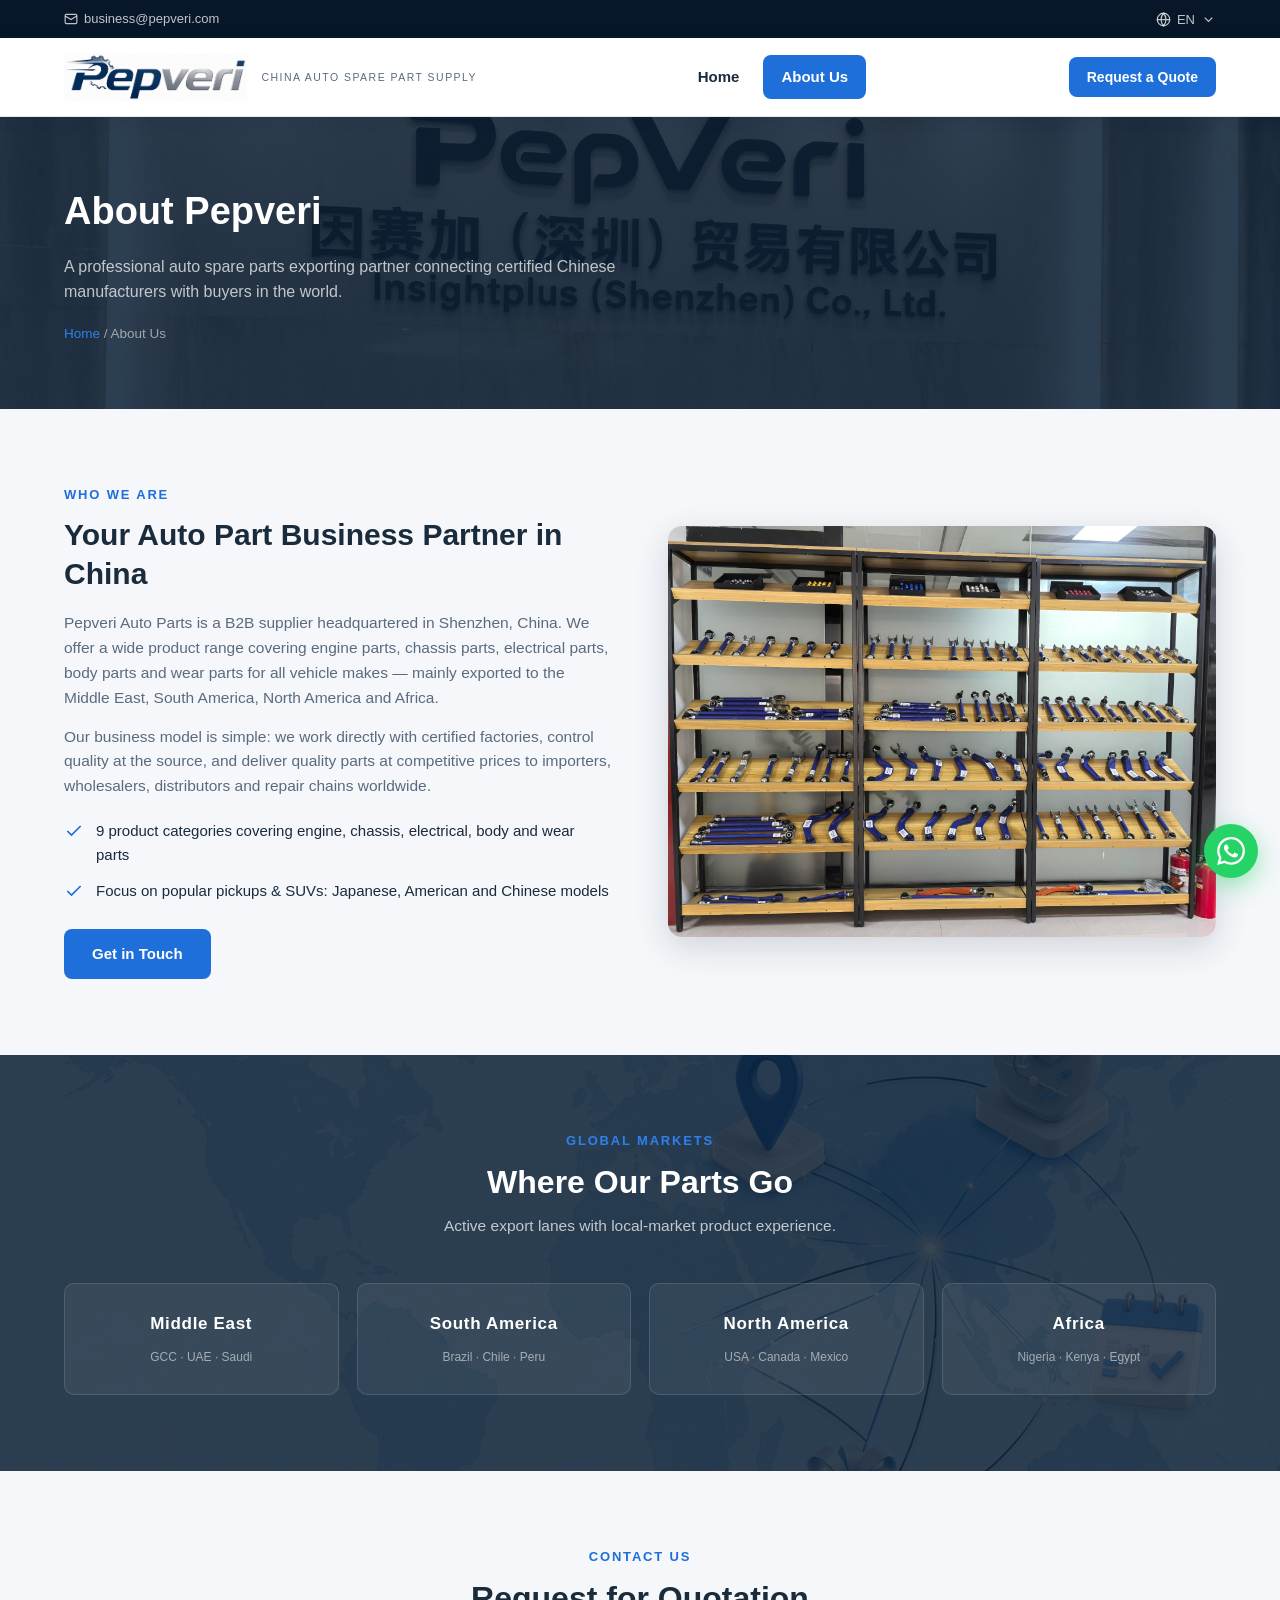
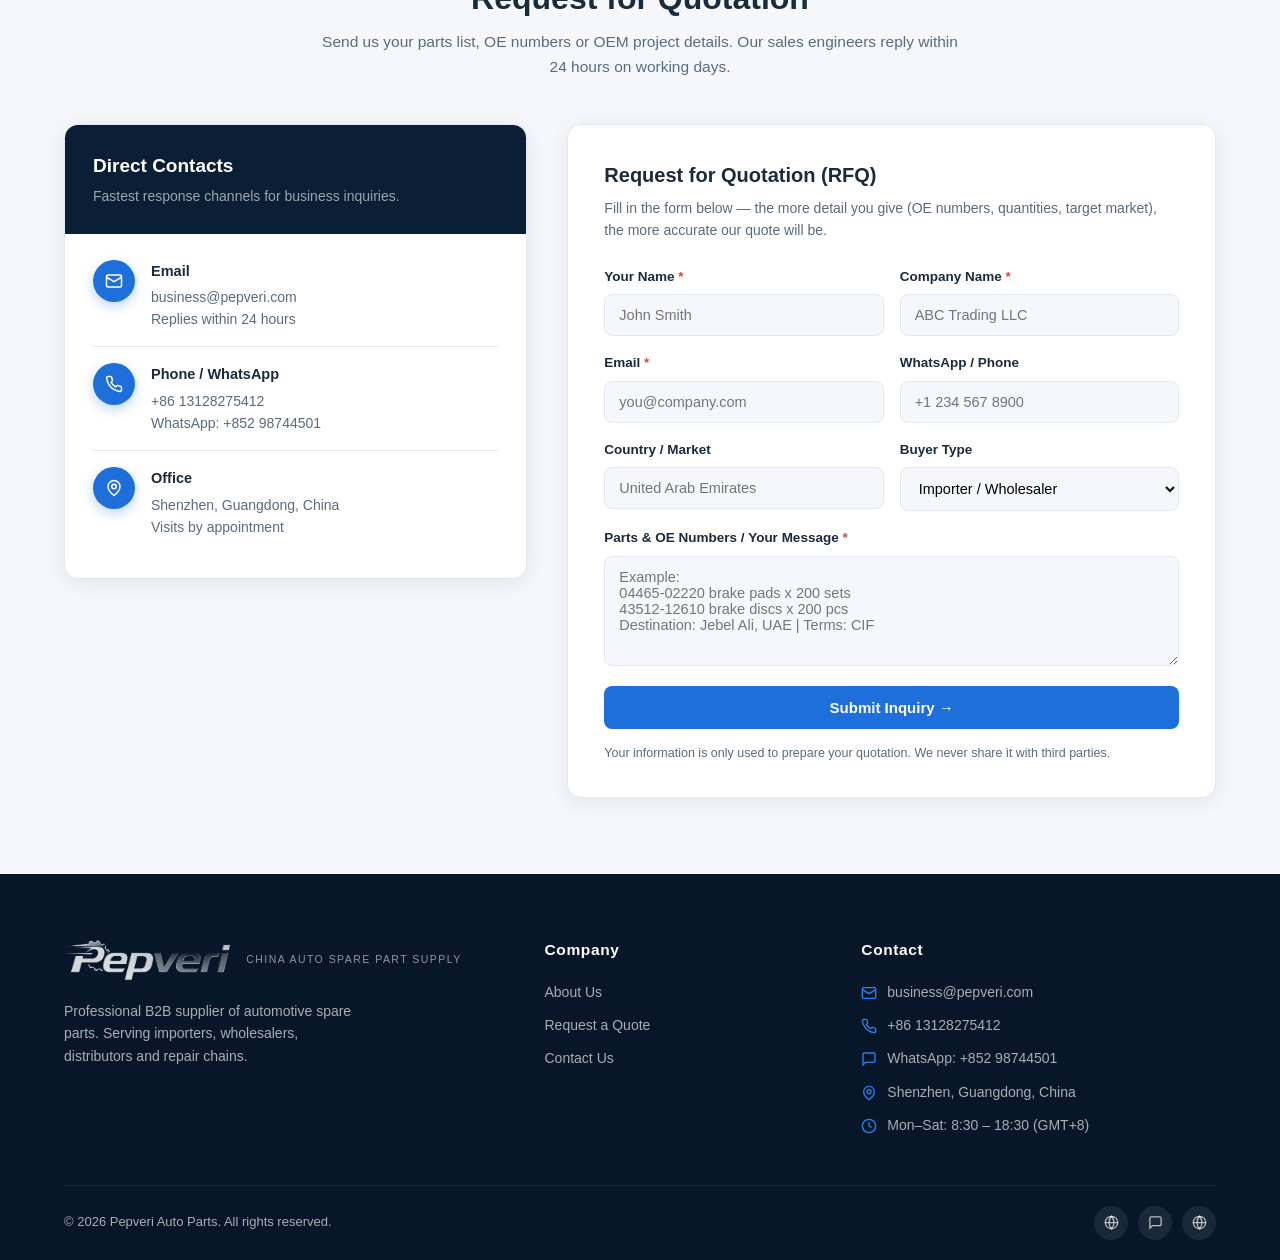
<file: about.html>
<!DOCTYPE html>
<html lang="en">
<head>
  <meta charset="UTF-8">
  <meta name="viewport" content="width=device-width, initial-scale=1.0">
  <title>About Us | Pepveri Auto Parts</title>
  <meta name="description" content="Pepveri Auto Parts — a professional B2B auto spare parts exporter based in China, serving importers, wholesalers and distributors worldwide.">
  <link rel="icon" type="image/png" href="images/favicon.png">
  <link rel="apple-touch-icon" href="images/apple-touch-icon.png">
  <link rel="stylesheet" href="css/style.css">
</head>
<body>
  <div id="site-header"></div>

  <section class="page-hero" style="background: linear-gradient(rgba(10,31,53,.86), rgba(10,31,53,.86)), url('images/about-office.jpg') center / cover no-repeat;">
    <div class="container">
      <h1>About Pepveri</h1>
      <p>A professional auto spare parts exporting partner connecting certified Chinese manufacturers with buyers in the world.</p>
      <div class="breadcrumb"><a href="index.html">Home</a> / About Us</div>
    </div>
  </section>

  <section class="section">
    <div class="container split">
      <div>
        <div class="eyebrow" style="color:var(--blue-600);font-size:13px;font-weight:700;letter-spacing:.14em;text-transform:uppercase;margin-bottom:10px;">Who We Are</div>
        <h2>Your Auto Part Business Partner in China</h2>
        <p>Pepveri Auto Parts is a B2B supplier headquartered in Shenzhen, China. We offer a wide product range covering engine parts, chassis parts, electrical parts, body parts and wear parts for all vehicle makes — mainly exported to the Middle East, South America, North America and Africa.</p>
        <p>Our business model is simple: we work directly with certified factories, control quality at the source, and deliver quality parts at competitive prices to importers, wholesalers, distributors and repair chains worldwide.</p>
        <ul class="check-list">
          <li><svg viewBox="0 0 24 24" fill="none" stroke="currentColor" stroke-width="2"><path d="M20 6 9 17l-5-5"/></svg> 9 product categories covering engine, chassis, electrical, body and wear parts</li>
          <li><svg viewBox="0 0 24 24" fill="none" stroke="currentColor" stroke-width="2"><path d="M20 6 9 17l-5-5"/></svg> Focus on popular pickups &amp; SUVs: Japanese, American and Chinese models</li>
        </ul>
        <a href="#rfq" class="btn btn-primary">Get in Touch</a>
      </div>
      <div class="split-img">
        <img src="images/about-warehouse.jpg" alt="Pepveri parts warehouse shelves">
      </div>
    </div>
  </section>

  <section class="section section--navy with-bg">
    <div class="container">
      <div class="section-head center">
        <div class="eyebrow">Global Markets</div>
        <h2>Where Our Parts Go</h2>
        <p>Active export lanes with local-market product experience.</p>
      </div>
      <div class="cert-grid" style="grid-template-columns:repeat(4,1fr);">
        <div class="cert-card"><b>Middle East</b><span>GCC · UAE · Saudi</span></div>
        <div class="cert-card"><b>South America</b><span>Brazil · Chile · Peru</span></div>
        <div class="cert-card"><b>North America</b><span>USA · Canada · Mexico</span></div>
        <div class="cert-card"><b>Africa</b><span>Nigeria · Kenya · Egypt</span></div>
      </div>
    </div>
  </section>

  <!-- ============ CONTACT / RFQ ============ -->
  <section class="section" id="rfq">
    <div class="container">
      <div class="section-head center">
        <div class="eyebrow">Contact Us</div>
        <h2>Request for Quotation</h2>
        <p>Send us your parts list, OE numbers or OEM project details. Our sales engineers reply within 24 hours on working days.</p>
      </div>
      <div class="contact-wrap">
        <!-- Contact info -->
        <div class="contact-info-card">
          <div class="contact-info-head">
            <h3>Direct Contacts</h3>
            <p style="color:rgba(255,255,255,.6);font-size:14px;margin-top:4px;">Fastest response channels for business inquiries.</p>
          </div>
          <ul class="contact-info-list">
            <li>
              <div class="icon-circle">
                <svg viewBox="0 0 24 24" fill="none" stroke="currentColor" stroke-width="2"><rect x="2" y="4" width="20" height="16" rx="2"/><path d="m2 7 10 6 10-6"/></svg>
              </div>
              <div><b>Email</b><p>business@pepveri.com<br>Replies within 24 hours</p></div>
            </li>
            <li>
              <div class="icon-circle">
                <svg viewBox="0 0 24 24" fill="none" stroke="currentColor" stroke-width="2"><path d="M22 16.92v3a2 2 0 0 1-2.18 2 19.79 19.79 0 0 1-8.63-3.07 19.5 19.5 0 0 1-6-6 19.79 19.79 0 0 1-3.07-8.67A2 2 0 0 1 4.11 2h3a2 2 0 0 1 2 1.72c.13.96.36 1.9.7 2.81a2 2 0 0 1-.45 2.11L8.09 9.91a16 16 0 0 0 6 6l1.27-1.27a2 2 0 0 1 2.11-.45c.91.34 1.85.57 2.81.7A2 2 0 0 1 22 16.92z"/></svg>
              </div>
              <div><b>Phone / WhatsApp</b><p>+86 13128275412<br>WhatsApp: +852 98744501</p></div>
            </li>
            <li>
              <div class="icon-circle">
                <svg viewBox="0 0 24 24" fill="none" stroke="currentColor" stroke-width="2"><path d="M20 10c0 6-8 12-8 12s-8-6-8-12a8 8 0 0 1 16 0z"/><circle cx="12" cy="10" r="3"/></svg>
              </div>
              <div><b>Office</b><p>Shenzhen, Guangdong, China<br>Visits by appointment</p></div>
            </li>
          </ul>
        </div>

        <!-- RFQ Form -->
        <div class="rfq-form">
          <h3>Request for Quotation (RFQ)</h3>
          <p>Fill in the form below — the more detail you give (OE numbers, quantities, target market), the more accurate our quote will be.</p>
          <form id="rfqForm">
            <div class="form-grid">
              <div class="form-field">
                <label>Your Name <span>*</span></label>
                <input type="text" name="name" required placeholder="John Smith">
              </div>
              <div class="form-field">
                <label>Company Name <span>*</span></label>
                <input type="text" name="company" required placeholder="ABC Trading LLC">
              </div>
              <div class="form-field">
                <label>Email <span>*</span></label>
                <input type="email" name="email" required placeholder="you@company.com">
              </div>
              <div class="form-field">
                <label>WhatsApp / Phone</label>
                <input type="text" name="phone" placeholder="+1 234 567 8900">
              </div>
              <div class="form-field">
                <label>Country / Market</label>
                <input type="text" name="country" placeholder="United Arab Emirates">
              </div>
              <div class="form-field">
                <label>Buyer Type</label>
                <select name="type">
                  <option>Importer / Wholesaler</option>
                  <option>Distributor / Agent</option>
                  <option>Repair Chain / Workshop</option>
                  <option>Online Seller / Retailer</option>
                  <option>OEM / Brand Owner</option>
                  <option>Other</option>
                </select>
              </div>
              <div class="form-field full">
                <label>Parts &amp; OE Numbers / Your Message <span>*</span></label>
                <textarea name="message" required placeholder="Example:&#10;04465-02220 brake pads x 200 sets&#10;43512-12610 brake discs x 200 pcs&#10;Destination: Jebel Ali, UAE | Terms: CIF"></textarea>
              </div>
            </div>
            <button type="submit" class="btn btn-primary">Submit Inquiry →</button>
            <p style="color:var(--muted);font-size:12.5px;margin-top:14px;">Your information is only used to prepare your quotation. We never share it with third parties.</p>
          </form>
        </div>
      </div>
    </div>
  </section>

  <!-- "Want to Verify Us First?" CTA band removed per request 2026-11-16 -->

  <div id="site-footer"></div>
  <script src="js/i18n.js"></script>
  <script src="js/main.js"></script>
</body>
</html>
</file>
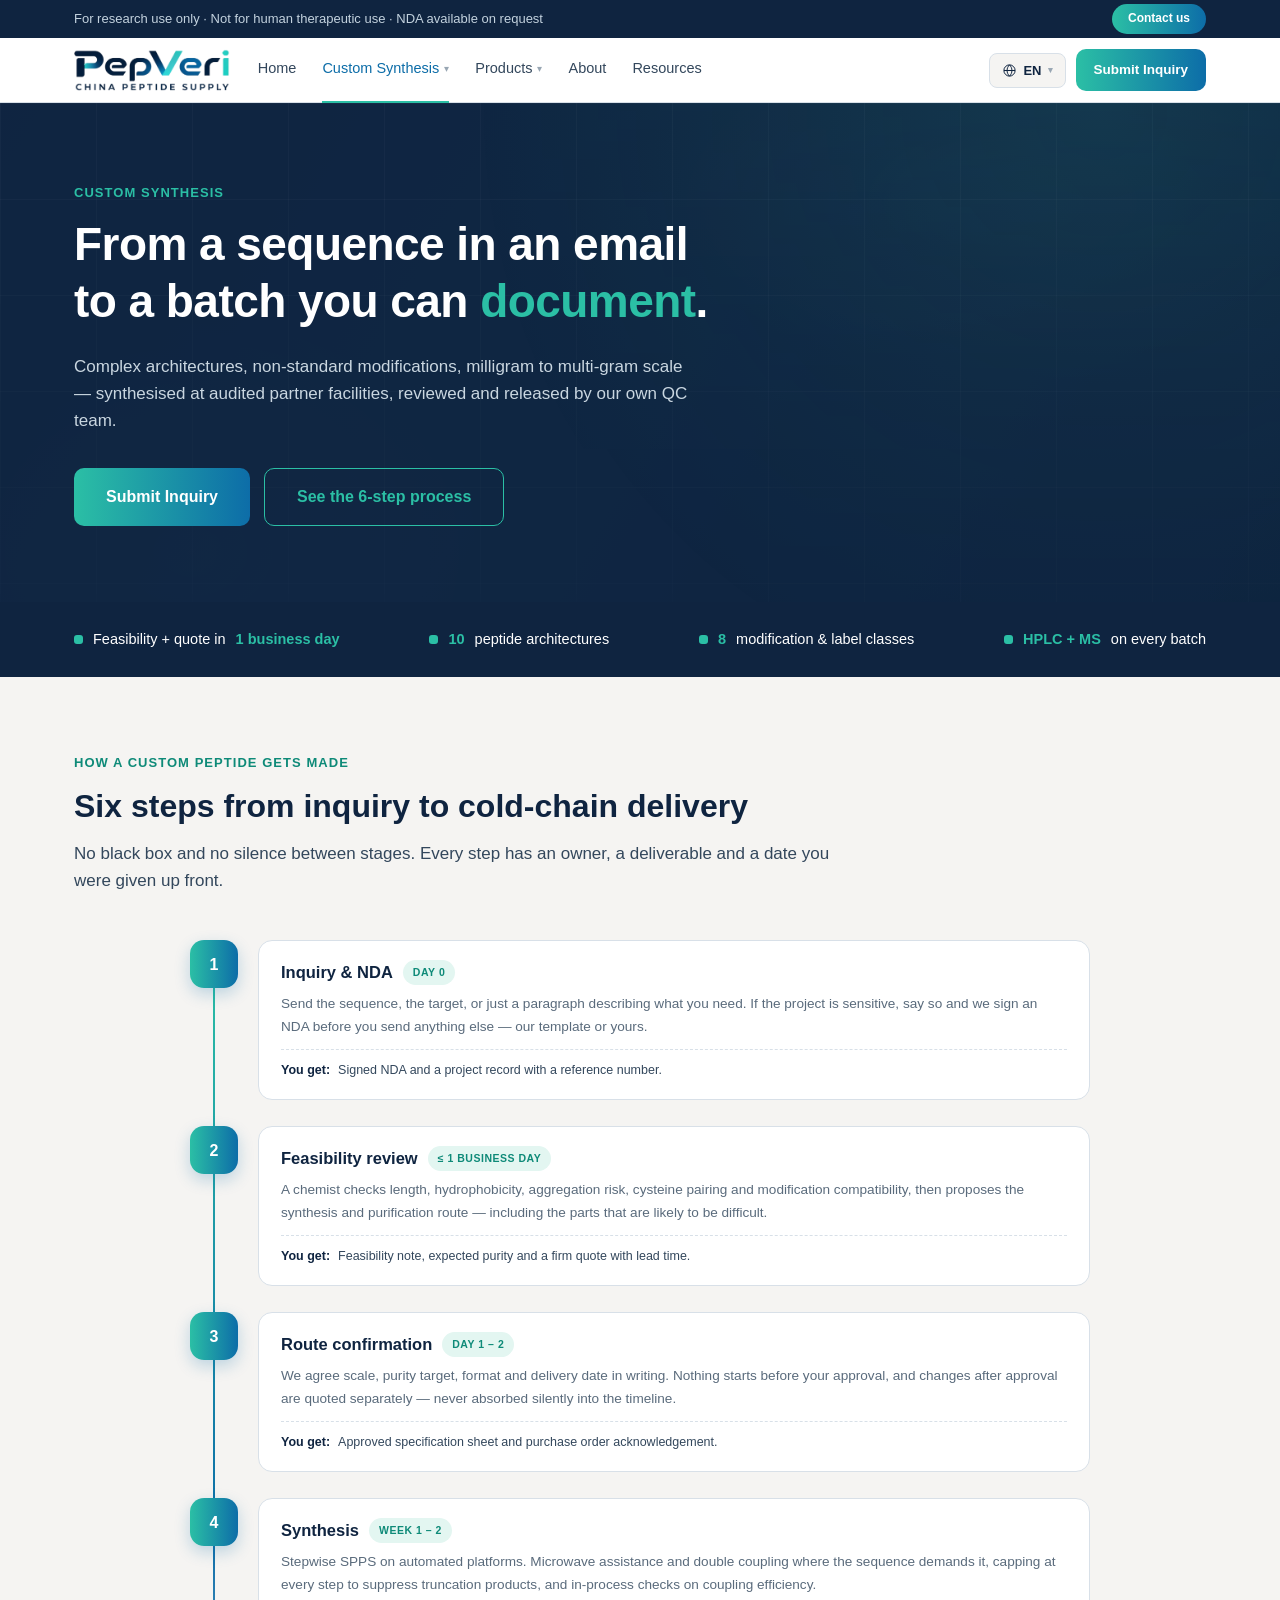
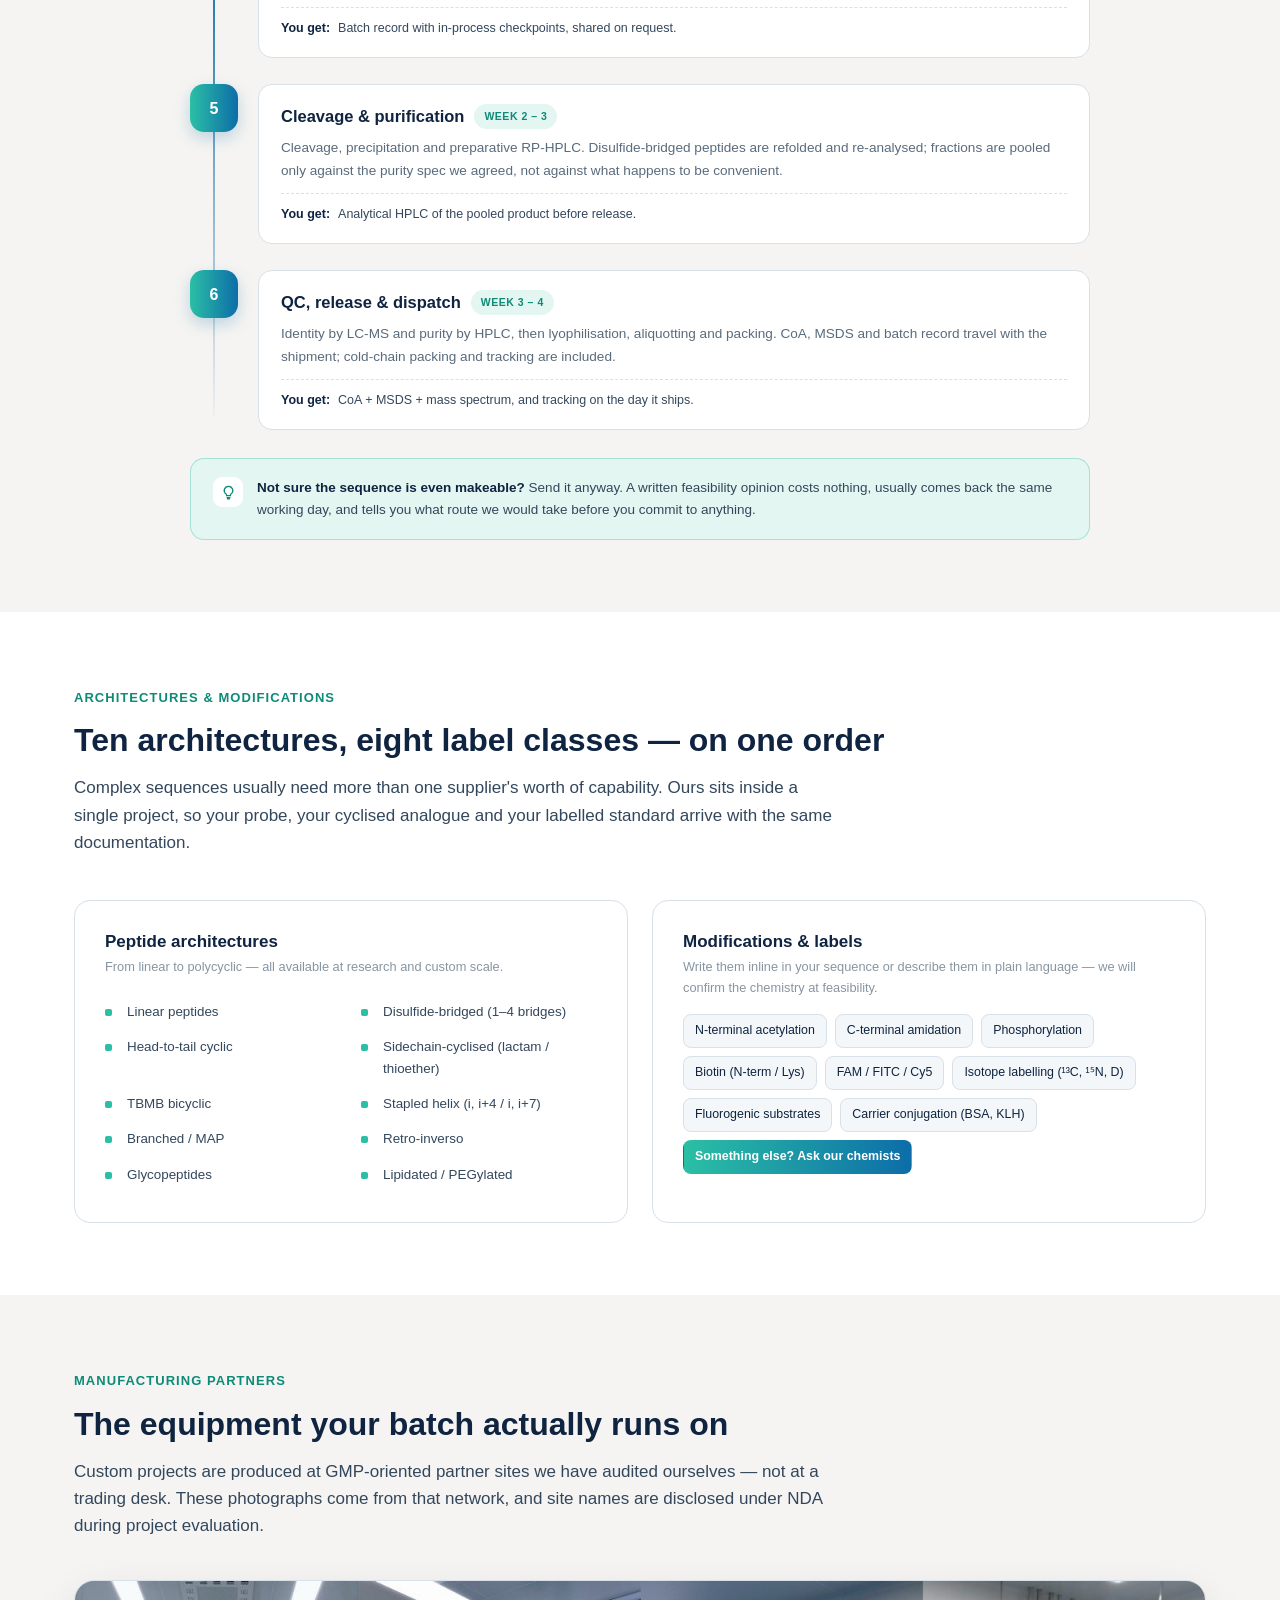
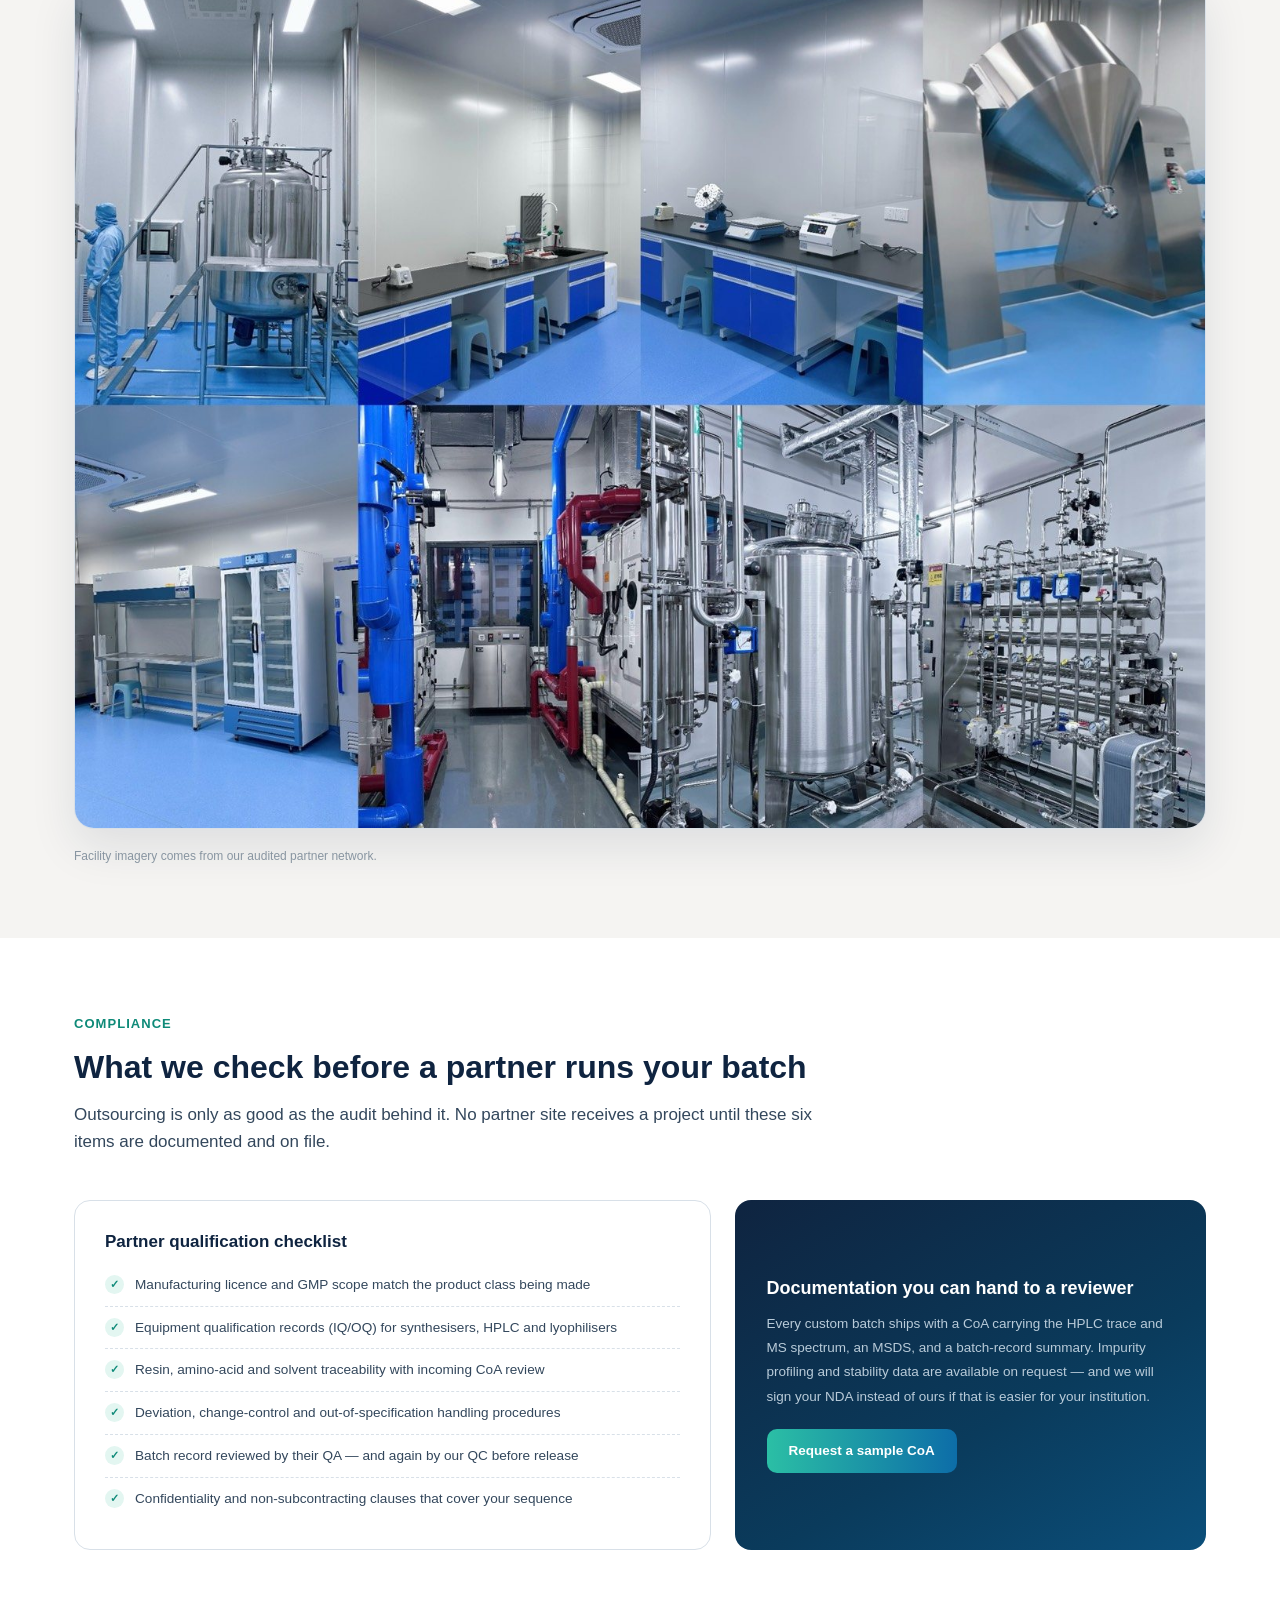
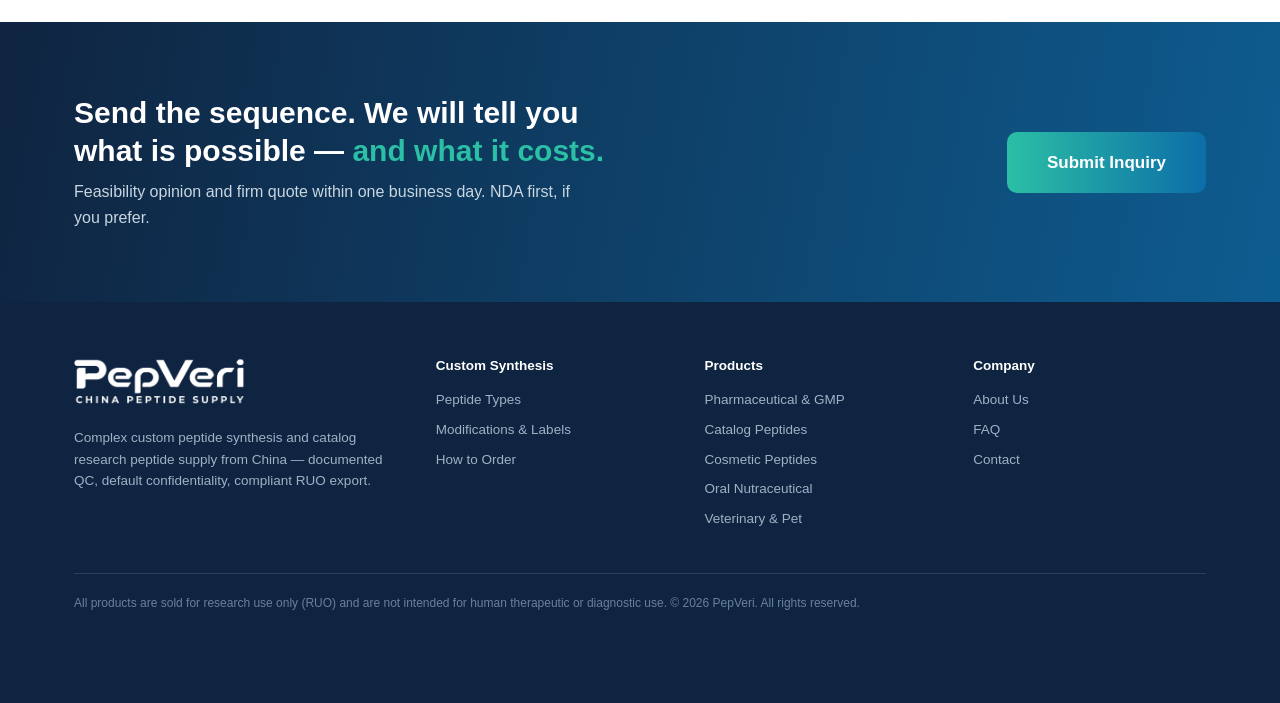
<file: custom-synthesis.html>
<!DOCTYPE html>
<html lang="en">
<head>
<meta charset="UTF-8">
<meta name="viewport" content="width=device-width, initial-scale=1.0">
<title>Custom Peptide Synthesis | PepVeri — Complex Sequences, Documented Batches</title>
<meta name="description" content="Custom peptide synthesis from China: 10 architectures, 8 modification classes, 1 mg to multi-gram scale, synthesised at audited GMP-oriented partner sites with HPLC and LC-MS documentation on every batch.">
<link rel="icon" href="favicon.ico" sizes="any">
<link rel="icon" type="image/png" sizes="32x32" href="assets/favicon-32.png">
<link rel="icon" type="image/png" sizes="16x16" href="assets/favicon-16.png">
<link rel="apple-touch-icon" sizes="180x180" href="assets/apple-touch-icon.png">
<style>

:root{
  --navy:#0F2440; --blue:#0D6DA8; --teal:#2BBFA5;
  --teal-dark:#0E8A78; --blue-deep:#0A3B5C; --navy-soft:#33475C;
  --teal-tint:#E3F6F1; --blue-tint:#E6F1F9; --line:#D8E0E8; --bg:#F5F4F2;
  --grad-primary:linear-gradient(90deg,#2BBFA5 0%,#0D6DA8 100%);
  --grad-dark:linear-gradient(90deg,#0F2440 0%,#0D6DA8 100%);
  --grad-hover:linear-gradient(90deg,#0E8A78 0%,#0A5588 100%);
  --hero-overlay:rgba(15,36,64,0.90);
  --font:-apple-system,"Helvetica Neue",Arial,"PingFang SC",sans-serif;
}
*{margin:0;padding:0;box-sizing:border-box}
html{scroll-behavior:smooth}
body{font-family:var(--font);color:var(--navy-soft);background:#fff;line-height:1.6}
img{max-width:100%}
a{text-decoration:none;color:inherit}
ul{list-style:none}
.wrap{max-width:1180px;margin:0 auto;padding:0 24px}
h1,h2,h3,h4{color:var(--navy);font-weight:600;line-height:1.25}
.section{padding:72px 0}
.section.alt{background:var(--bg)}
.kicker{display:inline-block;font-size:13px;font-weight:600;letter-spacing:.08em;text-transform:uppercase;color:var(--teal-dark);margin-bottom:12px}
.section h2{font-size:32px;margin-bottom:14px}
.section .lead{max-width:760px;font-size:17px;color:var(--navy-soft)}
.btn{display:inline-flex;align-items:center;justify-content:center;gap:8px;padding:13px 28px;border-radius:8px;font-size:15px;font-weight:600;cursor:pointer;border:none;transition:all .2s;white-space:nowrap}
.btn-primary{background:var(--grad-primary);color:#fff}
.btn-primary:hover{background:var(--grad-hover);transform:translateY(-1px)}
.btn-outline{background:transparent;color:var(--teal);border:1.5px solid var(--teal)}
.btn-outline:hover{background:var(--teal-tint)}
.btn-dark{background:var(--grad-dark);color:#fff}
.btn-dark:hover{background:var(--grad-hover)}

/* ===== announcement ===== */
.announce{background:var(--navy);color:#C3D2DE;font-size:13px}
.announce .wrap{display:flex;align-items:center;justify-content:space-between;height:38px}
.announce .btn-contact{background:var(--grad-primary);color:#fff;padding:5px 16px;border-radius:99px;font-size:12px;font-weight:600}
.announce .btn-contact:hover{background:var(--grad-hover)}

/* ===== header / nav ===== */
.header{position:sticky;top:0;z-index:100;background:#fff;border-bottom:1px solid var(--line)}
.nav{display:flex;align-items:center;height:64px;gap:28px}
.logo img{height:42px;display:block}
.menu{display:flex;gap:26px;flex:1}
.menu>li{position:relative}
.menu>li>a{display:flex;align-items:center;gap:5px;padding:20px 0;font-size:14.5px;font-weight:500;color:var(--navy-soft);border-bottom:2px solid transparent}
.menu>li>a:hover{color:var(--blue)}
.menu>li>a .caret{font-size:10px;color:#98A6B3}
.nav-right{display:flex;align-items:center;gap:10px}
.lang{position:relative}
.lang>button{display:flex;align-items:center;gap:6px;background:var(--bg);border:1px solid var(--line);border-radius:8px;padding:9px 12px;font-size:13px;font-weight:600;color:var(--navy);cursor:pointer;font-family:var(--font)}
.lang-drop{display:none;position:absolute;top:110%;right:0;background:#fff;border:1px solid var(--line);border-radius:8px;min-width:150px;box-shadow:0 8px 24px rgba(15,36,64,.12);overflow:hidden}
.lang.open .lang-drop{display:block}
.lang-drop a{display:block;padding:10px 14px;font-size:13px}
.lang-drop a:hover{background:var(--teal-tint)}
.btn-nav{padding:10px 18px;font-size:13.5px}

/* ===== dropdowns (mega v2) ===== */
.nav{position:relative}
.menu>li{position:static}
.drop{position:absolute;top:100%;left:0;right:0;transform:none;background:#fff;border:1px solid var(--line);border-top:none;border-radius:0 0 16px 16px;box-shadow:0 32px 64px -20px rgba(15,36,64,.28);display:none;overflow:hidden}
.menu>li:hover .drop{display:block}
.drop::before{content:"";display:block;height:3px;background:var(--grad-primary)}
.drop-body{display:flex;align-items:stretch;padding:26px 26px 20px}
.dgroup{flex:1 1 0;min-width:0;padding-right:22px;display:flex;flex-direction:column}
.dgroup+.dgroup{border-left:1px solid var(--line);padding-left:22px}
.dgroup h4{display:flex;align-items:flex-start;gap:9px;font-size:11.5px;font-weight:700;letter-spacing:.07em;text-transform:uppercase;color:var(--navy);margin:0 0 10px;line-height:1.35;min-height:40px}
.gi{width:26px;height:26px;border-radius:8px;display:flex;align-items:center;justify-content:center;color:#fff;flex:none;background:var(--grad-primary)}
.gi.blue{background:linear-gradient(135deg,#0D6DA8,#0A3B5C)}
.gi.teal{background:linear-gradient(135deg,#2BBFA5,#0E8A78)}
.gi.navy{background:linear-gradient(135deg,#33475C,#0F2440)}
.gi svg{width:15px;height:15px;stroke:currentColor;fill:none;stroke-width:1.8;stroke-linecap:round;stroke-linejoin:round;display:block}
.subcols{display:grid;grid-template-columns:1fr 1fr;column-gap:20px}
.drop ul{min-width:0}
.drop ul li a{display:block;font-size:13px;line-height:1.4;padding:5px 0;color:#5A6B7C;transition:color .15s}
.drop ul li a:hover{color:var(--blue)}
.gmore{align-self:flex-start;margin-top:auto;padding-top:10px;font-size:12px;font-weight:600;color:var(--teal-dark);white-space:nowrap}
.gmore:hover{color:var(--teal)}
.drop-foot{display:flex;align-items:center;justify-content:space-between;gap:18px;background:linear-gradient(100deg,#0F2440 0%,#0A3B5C 70%,#0D6DA8 160%);color:#fff;padding:16px 24px}
.drop-foot b{display:block;font-size:13.5px;color:#fff;font-weight:600}
.drop-foot span{display:block;font-size:12px;color:#AFC4D4;margin-top:2px;max-width:660px}
.drop-foot .df-acts{display:flex;align-items:center;gap:16px;flex:none}
.drop-foot .btn{padding:9px 18px;font-size:12.5px}
.drop-foot .ghost{font-size:12.5px;font-weight:600;color:#7FD6C6;white-space:nowrap}
.drop-foot .ghost:hover{color:#fff}
.menu>li>a .caret{transition:transform .2s}
.menu>li:hover>a .caret{transform:rotate(180deg)}
.menu>li>a.cur{color:var(--blue);border-bottom:2px solid var(--teal)}
.hamburger{display:none;background:none;border:1px solid var(--line);border-radius:8px;padding:8px 12px;font-size:18px;cursor:pointer;color:var(--navy)}

/* ===== hero ===== */
.hero{position:relative;color:#fff;background:linear-gradient(120deg,#41586B 0%,#5B6E7E 40%,#3C4F60 70%,#586C7B 100%)}
.hero::before{content:"";position:absolute;inset:0;background:
  radial-gradient(ellipse 600px 300px at 80% 20%,rgba(255,255,255,.10),transparent 60%),
  radial-gradient(ellipse 500px 400px at 15% 90%,rgba(255,255,255,.06),transparent 60%)}
.hero-overlay{position:absolute;inset:0;background:var(--hero-overlay)}
.hero .wrap{position:relative;padding:82px 24px 74px;max-width:1180px}
.hero h1{font-size:46px;color:#fff;max-width:640px}
.hero h1 em{font-style:normal;color:var(--teal)}
.hero p.sub{margin:22px 0 34px;font-size:17px;color:#C9D6E0;max-width:620px}
.hero-cta{display:flex;gap:14px;flex-wrap:wrap}
.hero-cta .btn{padding:15px 32px;font-size:16px}
.hero-card{position:absolute;right:24px;top:90px;background:rgba(10,59,92,.92);border:1px solid rgba(43,191,165,.25);border-radius:14px;padding:26px;width:320px}
.hero-card h3{color:var(--teal);font-size:13px;letter-spacing:.06em;text-transform:uppercase;margin-bottom:16px}
.hero-card li{font-size:14px;color:#E4EDF3;padding:6px 0 6px 22px;position:relative}
.hero-card li::before{content:"";position:absolute;left:0;top:13px;width:8px;height:8px;border-radius:2px;background:var(--teal)}

/* ===== trust strip ===== */
.strip{background:var(--navy);padding:26px 0}
.strip .wrap{display:flex;justify-content:space-between;gap:20px;flex-wrap:wrap}
.strip .item{color:#fff;font-size:14.5px;display:flex;align-items:center;gap:10px}
.strip .item b{color:var(--teal)}
.strip .dot{width:9px;height:9px;border-radius:3px;background:var(--teal)}

/* ===== pathways ===== */
.paths{display:grid;grid-template-columns:1fr 1fr;gap:26px;margin-top:44px}
.path{border:1px solid var(--line);border-radius:16px;padding:34px;position:relative;transition:all .2s}
.path:hover{border-color:var(--teal);box-shadow:0 12px 32px rgba(15,36,64,.08)}
.path .tag{position:absolute;top:-13px;left:30px;background:var(--grad-primary);color:#fff;font-size:11.5px;font-weight:700;letter-spacing:.05em;padding:5px 14px;border-radius:99px}
.path h3{font-size:22px;margin-bottom:10px}
.path p{font-size:14.5px;margin-bottom:18px}
.path ul{margin-bottom:24px}
.path ul li{font-size:14px;padding:5px 0 5px 24px;position:relative}
.path ul li::before{content:"✓";position:absolute;left:0;color:var(--teal);font-weight:700}
.path .btn{width:100%}

.process-block{margin-top:56px;padding-top:44px;border-top:1px solid var(--line)}
.process-title{font-size:24px;margin-bottom:8px}
.process-sub{font-size:15px;color:var(--navy-soft);max-width:720px;margin-bottom:6px}

/* custom synthesis stepper */
.steps{display:grid;grid-template-columns:repeat(5,1fr);gap:16px;margin-top:48px}
.step{position:relative}
.step .n{width:46px;height:46px;border-radius:50%;background:var(--grad-primary);color:#fff;display:flex;align-items:center;justify-content:center;font-weight:700;font-size:17px;margin-bottom:18px;position:relative;z-index:1}
.step:not(:last-child)::after{content:"";position:absolute;top:22px;left:56px;right:-12px;height:2px;background:repeating-linear-gradient(90deg,#C9D6E0 0 6px,transparent 6px 12px)}
.step h3{font-size:15px;margin-bottom:7px}
.step p{font-size:13px;color:#68788A}
.steps-cta{display:flex;align-items:center;gap:16px;margin-top:44px;flex-wrap:wrap}

/* parallax band: fixed background, content scrolls */
.parallax{
  background:linear-gradient(rgba(15,36,64,.82),rgba(15,36,64,.82)),url("data:image/svg+xml,%3Csvg xmlns="http://www.w3.org/2000/svg" width="1920" height="1080" viewBox="0 0 1920 1080" preserveAspectRatio="xMidYMid slice"%3E%0A  %3Cdefs%3E%0A    %3ClinearGradient id="bg" x1="0" y1="0" x2="1" y2="1"%3E%0A      %3Cstop offset="0" stop-color="%230F2440"/%3E%0A      %3Cstop offset="0.55" stop-color="%23123a5e"/%3E%0A      %3Cstop offset="1" stop-color="%230D6DA8"/%3E%0A    %3C/linearGradient%3E%0A    %3CradialGradient id="glow" cx="0.72" cy="0.3" r="0.6"%3E%0A      %3Cstop offset="0" stop-color="%232BBFA5" stop-opacity="0.35"/%3E%0A      %3Cstop offset="1" stop-color="%232BBFA5" stop-opacity="0"/%3E%0A    %3C/radialGradient%3E%0A    %3CradialGradient id="glow2" cx="0.2" cy="0.8" r="0.55"%3E%0A      %3Cstop offset="0" stop-color="%230D6DA8" stop-opacity="0.5"/%3E%0A      %3Cstop offset="1" stop-color="%230D6DA8" stop-opacity="0"/%3E%0A    %3C/radialGradient%3E%0A    %3Cpattern id="grid" width="80" height="80" patternUnits="userSpaceOnUse"%3E%0A      %3Cpath d="M80 0H0v80" fill="none" stroke="%237FA8C9" stroke-opacity="0.12" stroke-width="1"/%3E%0A    %3C/pattern%3E%0A  %3C/defs%3E%0A  %3Crect width="1920" height="1080" fill="url(%23bg)"/%3E%0A  %3Crect width="1920" height="1080" fill="url(%23grid)"/%3E%0A  %3Crect width="1920" height="1080" fill="url(%23glow)"/%3E%0A  %3Crect width="1920" height="1080" fill="url(%23glow2)"/%3E%0A  %3C!-- molecular network --%3E%0A  %3Cg stroke="%237FD6C6" stroke-opacity="0.35" stroke-width="2" fill="none"%3E%0A    %3Cpath d="M1560 220 L1700 320 L1840 260"/%3E%0A    %3Cpath d="M1700 320 L1760 470"/%3E%0A    %3Cpath d="M300 840 L440 760 L560 850 L700 770"/%3E%0A    %3Cpath d="M440 760 L420 620"/%3E%0A    %3Cpath d="M1240 900 L1380 830 L1500 910"/%3E%0A  %3C/g%3E%0A  %3Cg fill="%232BBFA5" fill-opacity="0.8"%3E%0A    %3Ccircle cx="1560" cy="220" r="9"/%3E%0A    %3Ccircle cx="1700" cy="320" r="13"/%3E%0A    %3Ccircle cx="1840" cy="260" r="7"/%3E%0A    %3Ccircle cx="1760" cy="470" r="9"/%3E%0A    %3Ccircle cx="300" cy="840" r="9"/%3E%0A    %3Ccircle cx="440" cy="760" r="13"/%3E%0A    %3Ccircle cx="560" cy="850" r="8"/%3E%0A    %3Ccircle cx="700" cy="770" r="10"/%3E%0A    %3Ccircle cx="420" cy="620" r="7"/%3E%0A    %3Ccircle cx="1240" cy="900" r="9"/%3E%0A    %3Ccircle cx="1380" cy="830" r="12"/%3E%0A    %3Ccircle cx="1500" cy="910" r="7"/%3E%0A  %3C/g%3E%0A  %3Cg fill="%23FFFFFF" fill-opacity="0.14"%3E%0A    %3Ccircle cx="900" cy="180" r="5"/%3E%0A    %3Ccircle cx="1120" cy="260" r="4"/%3E%0A    %3Ccircle cx="760" cy="420" r="4"/%3E%0A    %3Ccircle cx="1020" cy="560" r="5"/%3E%0A    %3Ccircle cx="620" cy="300" r="3"/%3E%0A    %3Ccircle cx="1300" cy="520" r="4"/%3E%0A    %3Ccircle cx="860" cy="720" r="4"/%3E%0A    %3Ccircle cx="1620" cy="640" r="5"/%3E%0A  %3C/g%3E%0A%3C/svg%3E%0A") center/cover no-repeat;
  background-attachment:fixed;
}
.parallax .kicker{color:var(--teal)}
.parallax h2{color:#fff}
.parallax .lead{color:#C3D2DE}
.parallax .pillar{background:rgba(255,255,255,.08);border:1px solid rgba(255,255,255,.18);backdrop-filter:blur(6px)}
.parallax .pillar h3{color:#fff}
.parallax .pillar p{color:#C3D2DE}

/* supply chain visual cards */
.flow4{display:grid;grid-template-columns:repeat(4,1fr);gap:18px;margin-top:44px}
.fcard{background:#fff;border:1px solid var(--line);border-radius:14px;padding:18px 18px 22px;transition:all .2s;display:flex;flex-direction:column;gap:10px}
.fcard:hover{border-color:var(--teal);transform:translateY(-3px);box-shadow:0 10px 26px rgba(15,36,64,.08)}
.fcard .fig{background:linear-gradient(160deg,#F7FAFC 0%,#EAF3F7 100%);border-radius:10px;height:130px;overflow:hidden}
.fcard .fig svg{width:100%;height:100%}
.fcard h3{font-size:15.5px}
.fcard p{font-size:12.5px;color:#68788A;flex:1}
.flow-arrow{display:none}

/* ===== grids ===== */
.grid-5{display:grid;grid-template-columns:repeat(5,1fr);gap:18px;margin-top:44px}
.pcard{border-radius:14px;padding:0;overflow:hidden;background:var(--grad-primary);color:#fff;transition:all .2s;display:flex;flex-direction:column}
.pcard:hover{transform:translateY(-4px);box-shadow:0 14px 32px rgba(13,109,168,.32)}
.pcard-img{display:flex;align-items:center;justify-content:center;font-size:44px;height:120px;background:rgba(255,255,255,.14);border-bottom:1px solid rgba(255,255,255,.18)}
.pcard h3{font-size:16px;color:#fff;padding:18px 18px 6px}
.pcard p{font-size:13px;color:rgba(255,255,255,.88);padding:0 18px;flex:1}
.pcard .count{align-self:flex-start;margin:14px 18px 18px;font-size:12px;font-weight:700;color:#fff;background:rgba(255,255,255,.18);border:1px solid rgba(255,255,255,.3);border-radius:99px;padding:4px 12px}
.btn-white{background:#fff;color:var(--navy)}
.btn-white:hover{background:var(--teal-tint);transform:translateY(-1px)}
.grid-types{display:grid;grid-template-columns:repeat(5,1fr);gap:18px;margin-top:44px}
.tcard{border:1px solid var(--line);border-radius:14px;padding:20px;background:#fff;transition:all .2s;display:flex;flex-direction:column;gap:8px}
.tcard:hover{border-color:var(--blue);transform:translateY(-3px);box-shadow:0 10px 26px rgba(15,36,64,.08)}
.tcard .ic{width:38px;height:38px;border-radius:10px;background:var(--blue-tint);display:flex;align-items:center;justify-content:center;font-size:17px}
.tcard h3{font-size:15px}
.tcard p{font-size:12.5px;color:#68788A;flex:1}
.tcard .link{font-size:13px;font-weight:600;color:var(--blue)}
.chips{display:flex;flex-wrap:wrap;gap:12px;margin-top:36px}
.chip{border:1px solid var(--line);border-radius:99px;padding:10px 20px;font-size:14px;font-weight:500;color:var(--navy-soft);background:#fff;transition:all .2s}
.chip:hover{border-color:var(--teal);color:var(--teal-dark);background:var(--teal-tint)}

/* ===== why / pillars ===== */
.pillars{display:grid;grid-template-columns:repeat(3,1fr);gap:26px;margin-top:44px}
.pillar{background:#fff;border:1px solid var(--line);border-radius:16px;padding:32px}
.pillar .num{font-size:13px;font-weight:700;color:var(--teal);margin-bottom:10px}
.pillar h3{font-size:19px;margin-bottom:10px}
.pillar p{font-size:14px}

/* ===== QC ===== */
.qc{display:grid;grid-template-columns:1.1fr 1fr;gap:48px;align-items:center}
.qc-visual{background:#fff;border:1px solid var(--line);border-radius:14px;padding:20px}
.qc-visual .chart{height:210px;border-radius:8px;background:linear-gradient(180deg,#FDFEFE,#F2F6F8);position:relative;overflow:hidden}
.qc-visual .chart svg{position:absolute;inset:0;width:100%;height:100%}
.qc-visual .cap{display:flex;justify-content:space-between;font-size:11.5px;color:#8895A1;margin-top:10px}
.qc ul li{padding:9px 0 9px 30px;position:relative;font-size:15px}
.qc ul li::before{content:"✓";position:absolute;left:0;top:9px;width:20px;height:20px;border-radius:50%;background:var(--teal-tint);color:var(--teal-dark);font-size:12px;font-weight:700;display:flex;align-items:center;justify-content:center}

/* ===== FAQ ===== */
.faq details{border:1px solid var(--line);border-radius:12px;background:#fff;margin-bottom:12px;overflow:hidden}
.faq summary{padding:18px 22px;font-weight:600;color:var(--navy);cursor:pointer;font-size:15.5px;list-style:none;display:flex;justify-content:space-between;align-items:center}
.faq summary::after{content:"+";font-size:20px;color:var(--teal);transition:transform .2s}
.faq details[open] summary::after{transform:rotate(45deg)}
.faq .a{padding:0 22px 18px;font-size:14.5px}

/* ===== CTA band ===== */
.cta-band{background:linear-gradient(100deg,var(--navy) 0%,var(--blue) 130%);color:#fff;padding:72px 0}
.cta-band .wrap{display:flex;align-items:center;justify-content:space-between;gap:30px;flex-wrap:wrap}
.cta-band h2{color:#fff;font-size:30px;max-width:560px}
.cta-band h2 em{font-style:normal;color:var(--teal)}
.cta-band p{color:#C9D6E0;margin-top:10px;max-width:520px}

/* ===== footer ===== */
footer{background:var(--navy);color:#9FB2C4;font-size:13.5px;padding:56px 0 90px}
.foot-grid{display:grid;grid-template-columns:1.4fr 1fr 1fr 1fr;gap:36px;margin-bottom:36px}
.foot-grid img{height:46px;margin-bottom:16px}
.foot-grid h4{color:#fff;font-size:13.5px;margin-bottom:14px}
.foot-grid li{margin-bottom:8px}
.foot-grid a:hover{color:var(--teal)}
.ruo{border-top:1px solid rgba(255,255,255,.12);padding-top:20px;font-size:12px;color:#6B8199}

/* mobile sticky */
.sticky-cta{display:none;position:fixed;bottom:0;left:0;right:0;padding:10px 14px calc(10px + env(safe-area-inset-bottom));background:rgba(255,255,255,.96);border-top:1px solid var(--line);z-index:99}
.sticky-cta .btn{width:100%}

/* ===== responsive ===== */
@media(max-width:1020px){
  .menu{display:none;position:absolute;top:64px;left:0;right:0;background:#fff;flex-direction:column;gap:0;padding:10px 24px 24px;border-bottom:1px solid var(--line);box-shadow:0 20px 40px rgba(15,36,64,.12);max-height:calc(100vh - 64px);overflow:auto}
  .menu.open{display:flex}
  .menu>li{border-bottom:1px solid var(--line)}
  .menu>li:last-child{border-bottom:none}
  .menu>li>a{padding:15px 0;width:100%}
  .drop{position:static;transform:none;display:none!important;box-shadow:none;border:none;padding:0 0 14px;min-width:0;flex-direction:column}
  .menu>li.acc-open .drop{display:flex!important}
  .menu>li.has-acc>a::after{content:"▾";margin-left:auto;font-size:12px;color:#98A6B3}
  .drop::before{display:none}
  .drop-body{flex-direction:column;padding:12px 4px 4px}
  .dgroup{padding:0}
  .dgroup+.dgroup{border-left:none;border-top:1px solid var(--line);margin-top:14px;padding-top:14px;padding-left:0}
  .dgroup h4{font-size:12px;min-height:0;margin-bottom:10px}
  .drop ul li a{font-size:13.5px;padding:6px 0}
  .subcols{grid-template-columns:1fr;column-gap:0}
  .drop-foot{flex-direction:column;align-items:flex-start;gap:10px;padding:14px 16px;margin:10px 0 8px;border-radius:12px}
  .drop-foot .df-acts{flex-wrap:wrap}
  .hamburger{display:block}
  .nav{gap:12px}
  .btn-nav{display:none}
  .grid-5,.grid-types{grid-template-columns:repeat(2,1fr)}
  .flow4{grid-template-columns:repeat(2,1fr)}
  .steps{grid-template-columns:1fr;gap:0}
  .step{padding:0 0 26px 66px}
  .step .n{position:absolute;left:0;top:0;margin-bottom:0}
  .step:not(:last-child)::after{top:50px;left:23px;right:auto;bottom:-4px;width:2px;height:auto;background:repeating-linear-gradient(180deg,#C9D6E0 0 6px,transparent 6px 12px)}
  .pillars{grid-template-columns:1fr}
  .paths{grid-template-columns:1fr}
  .qc{grid-template-columns:1fr}
  .hero-card{display:none}
  .hero h1{font-size:34px}
  .foot-grid{grid-template-columns:1fr 1fr}
  .sticky-cta{display:block}
  footer{padding-bottom:120px}
  .announce .txt{font-size:11px}
}
@media(max-width:560px){
  .grid-5,.grid-types{grid-template-columns:1fr}
  .flow4{grid-template-columns:1fr}
  .hero .wrap{padding:64px 24px 80px}
  .hero h1{font-size:29px}
  .foot-grid{grid-template-columns:1fr}
}
/* iOS Safari doesn't support fixed attachment — fall back to scrolling bg */
@media(max-width:1020px){
  .parallax{background-attachment:scroll}
}


/* process timeline */
.flow{max-width:900px;margin:46px auto 0;position:relative}
.flow::before{content:"";position:absolute;left:23px;top:14px;bottom:14px;width:2px;background:linear-gradient(180deg,var(--teal),var(--blue) 55%,rgba(216,224,232,.25))}
.fstep{position:relative;padding:0 0 26px 68px}
.fstep:last-child{padding-bottom:0}
.fnum{position:absolute;left:0;top:0;width:48px;height:48px;border-radius:14px;background:var(--grad-primary);color:#fff;display:flex;align-items:center;justify-content:center;font-weight:700;font-size:16px;box-shadow:0 6px 16px rgba(13,109,168,.24)}
.fbody{background:#fff;border:1px solid var(--line);border-radius:14px;padding:19px 22px;transition:all .2s}
.fbody:hover{border-color:var(--teal);box-shadow:0 10px 26px rgba(15,36,64,.07)}
.fhead{display:flex;align-items:center;gap:10px;flex-wrap:wrap;margin-bottom:7px}
.fhead h3{font-size:16.5px;margin:0}
.fwhen{font-size:10.5px;font-weight:700;letter-spacing:.05em;text-transform:uppercase;color:var(--teal-dark);background:var(--teal-tint);border-radius:99px;padding:4px 10px;white-space:nowrap}
.fbody p{font-size:13.6px;color:#5A6B7C;line-height:1.7}
.fget{display:flex;gap:8px;align-items:flex-start;margin-top:11px;padding-top:10px;border-top:1px dashed var(--line);font-size:12.5px;color:var(--navy-soft)}
.fget b{color:var(--navy);white-space:nowrap;font-weight:700}
.flow-note{max-width:900px;margin:28px auto 0;display:flex;gap:14px;align-items:flex-start;background:var(--teal-tint);border:1px solid rgba(43,191,165,.35);border-radius:14px;padding:18px 22px}
.flow-note .ni{flex:none;width:30px;height:30px;border-radius:9px;background:#fff;color:var(--teal-dark);display:flex;align-items:center;justify-content:center}
.flow-note .ni svg{width:17px;height:17px;stroke:currentColor;fill:none;stroke-width:1.8;stroke-linecap:round;stroke-linejoin:round}
.flow-note p{font-size:13.5px;color:var(--navy-soft)}
.flow-note b{color:var(--navy)}

/* architectures + modifications */
.cap2{display:grid;grid-template-columns:1fr 1fr;gap:24px;margin-top:44px}
.capbox{background:#fff;border:1px solid var(--line);border-radius:16px;padding:30px}
.capbox h3{font-size:17px;margin-bottom:5px}
.capbox .hint{font-size:12.8px;color:#8895A1;margin-bottom:16px}
.arch{display:grid;grid-template-columns:1fr 1fr;gap:0 20px}
.arch li{font-size:13.4px;padding:7px 0 7px 22px;position:relative;color:var(--navy-soft);min-height:34px}
.arch li::before{content:"";position:absolute;left:0;top:15px;width:7px;height:7px;border-radius:2px;background:var(--teal)}
.modtags{display:flex;flex-wrap:wrap;gap:8px}
.modtags span{font-size:12.4px;color:var(--navy);background:#F3F7F9;border:1px solid var(--line);border-radius:8px;padding:6px 11px}
.modtags span.more{background:var(--grad-primary);border-color:transparent;color:#fff;font-weight:600}

/* facility gallery */
/* partner facility frame (shared look with about page) */
.fac-frame{margin-top:40px;border:1px solid var(--line);border-radius:20px;overflow:hidden;background:var(--bg);box-shadow:0 18px 46px rgba(15,36,64,.10)}
.fac-frame img{display:block;width:100%;height:auto}
.img-note{margin-top:18px;font-size:12px;color:#8895A1;line-height:1.6}

/* partner audit */
.audit{display:grid;grid-template-columns:1.35fr 1fr;gap:24px;margin-top:44px;align-items:stretch}
.audit-box{background:#fff;border:1px solid var(--line);border-radius:16px;padding:30px}
.audit-box h3{font-size:17px;margin-bottom:12px}
.audit-box li{font-size:13.6px;color:var(--navy-soft);padding:10px 0 10px 30px;position:relative;border-bottom:1px dashed var(--line);line-height:1.6}
.audit-box li:last-child{border-bottom:none}
.audit-box li::before{content:"\2713";position:absolute;left:0;top:11px;width:19px;height:19px;border-radius:50%;background:var(--teal-tint);color:var(--teal-dark);font-size:11px;font-weight:700;display:flex;align-items:center;justify-content:center;line-height:1}
.audit-note{background:linear-gradient(150deg,#0F2440 0%,#0A3B5C 60%,#0D6DA8 160%);border-radius:16px;padding:32px;display:flex;flex-direction:column;justify-content:center}
.audit-note h3{color:#fff;font-size:18px;margin-bottom:12px}
.audit-note p{font-size:13.5px;color:#B9CBD9;line-height:1.8}
.audit-note .btn{align-self:flex-start;margin-top:20px;padding:11px 22px;font-size:13.5px}

@media(max-width:1020px){
  .cap2,.audit{grid-template-columns:1fr}
  .flow{max-width:none}
  .fac-frame{margin-top:30px;border-radius:16px}
}
@media(max-width:560px){
  .fac-frame{margin-top:24px;border-radius:14px}
  .arch{grid-template-columns:1fr}
  .flow::before{display:none}
  .fstep{padding-left:0;padding-bottom:18px}
  .fnum{position:static;width:40px;height:40px;border-radius:12px;font-size:14px;margin-bottom:12px}
  .fbody{padding:18px}
  .fhead h3{font-size:15.5px}
  .cap-row{font-size:12.8px}
  .capbox,.audit-box{padding:24px}
}
/* ===== polish pass ===== */
.ico{display:flex;align-items:center;justify-content:center}
.ico svg{width:100%;height:100%;stroke:currentColor;fill:none;stroke-width:1.5;stroke-linecap:round;stroke-linejoin:round;display:block}
.btn{border-radius:10px}
/* hero: add depth + technical grid so the dark area is not flat */
.hero{background:linear-gradient(120deg,#132E4E 0%,#183D61 45%,#0F2440 100%)}
.hero::after{content:"";position:absolute;inset:0;pointer-events:none;background-image:
  radial-gradient(circle at 86% 2%,rgba(43,191,165,.13),transparent 52%),
  linear-gradient(rgba(255,255,255,.032) 1px,transparent 1px),
  linear-gradient(90deg,rgba(255,255,255,.032) 1px,transparent 1px);
  background-size:auto,96px 96px,96px 96px;
  -webkit-mask-image:linear-gradient(180deg,rgba(0,0,0,.95),rgba(0,0,0,.30))}
.hero .wrap{z-index:2}
.hero h1{letter-spacing:-.012em}
/* pathway cards: pill inside the card, buttons no longer full width */
.path .tag{position:static;display:inline-block;margin-bottom:14px}
.path .btn{width:auto;align-self:flex-start;padding:12px 26px;font-size:14px}
/* parallax: solid navy fallback so text survives if the image fails */
.parallax{background-color:var(--navy)}
.parallax .lead{color:#D9E4ED}
.parallax .pillar p{color:#CFDBE5}
/* tables: closed border + radius */
.table-wrap{border:1px solid var(--line);border-radius:14px;background:#fff;overflow-x:auto;box-shadow:0 2px 10px rgba(15,36,64,.05)}
.mtable{border-radius:0;box-shadow:none;margin-top:0}
.mtable tbody tr:last-child td{border-bottom:none}
/* faq centered, blog cards equal height */
.faq{margin-left:auto;margin-right:auto}
.post{display:flex;flex-direction:column}
.post .meta{margin-top:auto;padding-top:8px}

/* ===== mobile polish ===== */
.announce .btn-contact{white-space:nowrap}
@media(max-width:560px){
  .announce .wrap{height:auto;min-height:34px;padding:7px 16px;gap:10px}
  .announce .txt{font-size:10px;line-height:1.4;flex:1;min-width:0}
  .announce .btn-contact{flex:0 0 auto;padding:5px 12px;font-size:11px}
  .hero-cta{gap:10px}
  .hero-cta .btn{width:100%}
  .pcard-img{height:86px}
  .pcard h3{min-height:0;padding:16px 16px 4px}
  .pcard .count{margin:10px 16px 16px}
  .section{padding:56px 0}
  .section h2{font-size:26px}
  .section .lead{font-size:15.5px}
  .hero h1.h-page{font-size:26px}
}
@media(max-width:1020px){
  .hero h1.h-page{font-size:31px}
}

</style>
</head>
<body>
<!-- announcement bar -->
<div class="announce">
  <div class="wrap">
    <span class="txt">For research use only · Not for human therapeutic use · NDA available on request</span>
    <a class="btn-contact" href="inquiry.html">Contact us</a>
  </div>
</div>

<!-- header -->
<header class="header">
  <div class="wrap nav">
    <a class="logo" href="index.html"><img src="assets/logo.png" alt="PepVeri — China Peptide Supply"></a>
    <button class="hamburger" id="hamburger" aria-label="Menu">☰</button>
    <ul class="menu" id="menu">
      <li><a href="index.html">Home</a></li>
      <li class="has-acc">
        <a href="custom-synthesis.html" class="cur">Custom Synthesis <span class="caret">▾</span></a>
        <div class="drop">
          <div class="drop-body">
            <div class="dgroup">
              <h4><span class="gi"><svg viewBox="0 0 24 24"><path d="M4 5.5h16v11H12l-4.6 3.6v-3.6H4z"/><path d="M8.6 11.2l2.4 2.4 4.5-4.6"/></svg></span>Custom Peptide Types</h4>
              <div class="subcols">
                <ul>
                  <li><a href="custom-synthesis.html#types">Linear Peptides</a></li>
                  <li><a href="custom-synthesis.html#types">Disulfide-Bridged Peptides</a></li>
                  <li><a href="custom-synthesis.html#types">Head-to-Tail Cyclic Peptides</a></li>
                  <li><a href="custom-synthesis.html#types">Sidechain-Cyclized Peptides</a></li>
                  <li><a href="custom-synthesis.html#types">TBMB Bicyclic Peptides</a></li>
                </ul>
                <ul>
                  <li><a href="custom-synthesis.html#types">Stapled-Helix Peptides</a></li>
                  <li><a href="custom-synthesis.html#types">Branched / MAP Peptides</a></li>
                  <li><a href="custom-synthesis.html#types">Retro-Inverso Peptides</a></li>
                  <li><a href="custom-synthesis.html#types">Glycopeptides</a></li>
                  <li><a href="custom-synthesis.html#types">Lipidated / PEGylated Peptides</a></li>
                </ul>
              </div>
              <a class="gmore" href="inquiry.html">Other type? Ask our chemists →</a>
            </div>
            <div class="dgroup">
              <h4><span class="gi blue"><svg viewBox="0 0 24 24"><path d="M9.3 3h5.4M10.4 3v6L5.7 17.6A2.4 2.4 0 0 0 7.8 21h8.4a2.4 2.4 0 0 0 2.1-3.4L13.6 9V3"/><path d="M8 15.4h8"/></svg></span>Modifications &amp; Labels</h4>
              <div class="subcols">
                <ul>
                  <li><a href="custom-synthesis.html#mods">N-Terminal Acetylation</a></li>
                  <li><a href="custom-synthesis.html#mods">C-Terminal Amidation</a></li>
                  <li><a href="custom-synthesis.html#mods">Phosphorylation</a></li>
                  <li><a href="custom-synthesis.html#mods">Biotin Labeling</a></li>
                </ul>
                <ul>
                  <li><a href="custom-synthesis.html#mods">Fluorophore Labeling</a></li>
                  <li><a href="custom-synthesis.html#mods">Isotope Labeling</a></li>
                  <li><a href="custom-synthesis.html#mods">Fluorogenic Substrates</a></li>
                  <li><a href="custom-synthesis.html#mods">Carrier Protein Conjugation</a></li>
                </ul>
              </div>
              <a class="gmore" href="inquiry.html">Custom modifications welcome →</a>
            </div>
          </div>
          <div class="drop-foot">
            <div>
              <b>Have a sequence ready?</b>
              <span>Feasibility review and a firm quote within 1 business day — NDA available before you share anything sensitive.</span>
            </div>
            <div class="df-acts">
              <a class="btn btn-primary" href="inquiry.html">Submit Inquiry</a>
              <a class="ghost" href="custom-synthesis.html#process">How ordering works →</a>
            </div>
          </div>
        </div>
      </li>
      <li class="has-acc">
        <a href="products.html">Products <span class="caret">▾</span></a>
        <div class="drop">
          <div class="drop-body">
            <div class="dgroup">
              <h4><span class="gi"><svg viewBox="0 0 24 24"><g transform="rotate(-45 12 12)"><rect x="2.6" y="8.6" width="18.8" height="6.8" rx="3.4"/><path d="M12 8.6v6.8"/></g></svg></span>Pharmaceutical &amp; GMP</h4>
              <ul>
                <li><a href="products.html?sub=pre-gmp-cgmp-api-peptides#gmp">Pre-GMP / cGMP API Peptides</a></li>
                <li><a href="products.html?sub=adc-linker-peptides#research">ADC Linker Peptides</a></li>
                <li><a href="products.html?sub=glp-1-endocrine-metabolic-peptides#research">GLP-1 / Metabolic Peptides</a></li>
                <li><a href="products.html?sub=impurity-reference-peptides#gmp">Impurity Reference Standards</a></li>
              </ul>
              <a class="gmore" href="products.html#gmp">View line · ~40 SKUs →</a>
            </div>
            <div class="dgroup">
              <h4><span class="gi blue"><svg viewBox="0 0 24 24"><circle cx="5.6" cy="6.4" r="2.6"/><circle cx="18.4" cy="6.4" r="2.6"/><circle cx="12" cy="18" r="2.6"/><path d="M8.1 7.4 10.7 15.8M15.9 7.4 13.3 15.8M8.2 6.4h7.6"/></svg></span>Catalog Research Peptides</h4>
              <ul>
                <li><a href="products.html?sub=ion-channel-toxin-peptides#research">Ion Channel Toxin Peptides</a></li>
                <li><a href="products.html?sub=bioactive-research-peptides#research">Bioactive Research Peptides</a></li>
                <li><a href="products.html?sub=antimicrobial-peptides-amp#research">Antimicrobial Peptides (AMP)</a></li>
                <li><a href="products.html?sub=amyloid-tau-neurodegeneration-peptides#research">Amyloid &amp; Tau Peptides</a></li>
                <li><a href="products.html?sub=tag-epitope-peptides#research">Tag &amp; Epitope Peptides</a></li>
              </ul>
              <a class="gmore" href="products.html#research">All 10 families →</a>
            </div>
            <div class="dgroup">
              <h4><span class="gi teal"><svg viewBox="0 0 24 24"><path d="M12 3.2c3.4 4 5.9 7.1 5.9 9.9a5.9 5.9 0 1 1-11.8 0c0-2.8 2.5-5.9 5.9-9.9z"/><path d="M9.7 13.7a2.6 2.6 0 0 0 2.3 2.5"/></svg></span>Cosmetic Peptides</h4>
              <ul>
                <li><a href="products.html?sub=signal-peptides-matrixyl-family#cosmetic">Signal Peptides (Matrixyl family)</a></li>
                <li><a href="products.html?sub=melanin-enzyme-inhibitor-repair-peptides#cosmetic">Enzyme-Inhibitor &amp; Repair</a></li>
                <li><a href="products.html?sub=carrier-peptides#cosmetic">Carrier Peptides</a></li>
                <li><a href="products.html?sub=carrier-peptides#cosmetic">Copper Peptide (GHK-Cu)</a></li>
              </ul>
              <a class="gmore" href="products.html#cosmetic">View line · ~20 SKUs →</a>
            </div>
            <div class="dgroup">
              <h4><span class="gi navy"><svg viewBox="0 0 24 24"><path d="M20 4C11 4.4 4.6 9 4.6 15.4A4.6 4.6 0 0 0 9.2 20C15.4 20 20 13.4 20 4z"/><path d="M5.2 19.8c2.6-4.6 6-7.6 10.4-9.6"/></svg></span>Oral Nutraceutical</h4>
              <ul>
                <li><a href="products.html?sub=bioactive-food-peptides#nutra">Bioactive Food Peptides</a></li>
                <li><a href="products.html?sub=collagen-oligopeptides#nutra">Collagen Oligopeptides</a></li>
                <li><a href="products.html?sub=synthetic-bioactive-oral-peptides#nutra">Synthetic Oral Bioactives</a></li>
              </ul>
              <a class="gmore" href="products.html#nutra">View line · ~15 SKUs →</a>
            </div>
            <div class="dgroup">
              <h4><span class="gi teal"><svg viewBox="0 0 24 24"><circle cx="6.8" cy="9.2" r="2"/><circle cx="12" cy="7.2" r="2"/><circle cx="17.2" cy="9.2" r="2"/><path d="M12 11.8c-2.9 0-4.9 2.2-4.9 4.5A3.4 3.4 0 0 0 10.5 19.7h3a3.4 3.4 0 0 0 3.4-3.4c0-2.3-2-4.5-4.9-4.5z"/></svg></span>Veterinary &amp; Pet Health</h4>
              <ul>
                <li><a href="products.html?sub=feed-additive-antimicrobial-peptides#vet">Feed-Additive AMPs</a></li>
                <li><a href="products.html?sub=pet-skincare-wound-care-peptides#vet">Pet Skincare &amp; Wound Care</a></li>
                <li><a href="products.html#vet">Pet Joint &amp; Mobility</a></li>
              </ul>
              <a class="gmore" href="products.html#vet">View line · ~15 SKUs →</a>
            </div>
          </div>
          <div class="drop-foot">
            <div>
              <b>300+ SKUs across five product lines</b>
              <span>Every catalog item ships with HPLC &amp; MS data and a batch CoA — RUO compliant, export-screened, cold-chain delivered.</span>
            </div>
            <div class="df-acts">
              <a class="btn btn-primary" href="products.html">View All Products</a>
              <a class="ghost" href="inquiry.html">Request bulk pricing →</a>
            </div>
          </div>
        </div>
      </li>
      <li><a href="about.html">About</a></li>
      <li><a href="resources.html">Resources</a></li>
    </ul>
    <div class="nav-right">
      <div class="lang" id="lang">
        <button id="langBtn"><svg viewBox="0 0 24 24" fill="none" stroke="currentColor" stroke-width="1.6" style="width:15px;height:15px;flex:none"><circle cx="12" cy="12" r="9"/><path d="M3.2 12h17.6"/><path d="M12 3c2.5 2.4 3.9 5.6 3.9 9s-1.4 6.6-3.9 9c-2.5-2.4-3.9-5.6-3.9-9s1.4-6.6 3.9-9z"/></svg> EN <span style="font-size:9px;color:#98A6B3">▾</span></button>
        <div class="lang-drop">
          <a href="#" style="color:var(--teal-dark);font-weight:600">English</a>
          <a href="#" style="color:#98A6B3;cursor:default">中文（coming soon）</a>
        </div>
      </div>
      <a class="btn btn-primary btn-nav" href="inquiry.html">Submit Inquiry</a>
    </div>
  </div>
</header>


<!-- page hero -->
<section class="hero" style="min-height:auto">
  <div class="hero-overlay"></div>
  <div class="wrap" style="padding-top:76px;padding-bottom:76px">
    <span class="kicker" style="color:var(--teal)">Custom synthesis</span>
    <h1 class="h-page">From a sequence in an email to a batch you can <em>document</em>.</h1>
    <p class="sub">Complex architectures, non-standard modifications, milligram to multi-gram scale — synthesised at audited partner facilities, reviewed and released by our own QC team.</p>
    <div class="hero-cta">
      <a class="btn btn-primary" href="inquiry.html">Submit Inquiry</a>
      <a class="btn btn-outline" href="#process" style="border-color:var(--teal);color:var(--teal)">See the 6-step process</a>
    </div>
  </div>
</section>

<!-- trust strip -->
<div class="strip">
  <div class="wrap">
    <span class="item"><span class="dot"></span>Feasibility + quote in <b>1 business day</b></span>
    <span class="item"><span class="dot"></span><b>10</b> peptide architectures</span>
    <span class="item"><span class="dot"></span><b>8</b> modification &amp; label classes</span>
    <span class="item"><span class="dot"></span><b>HPLC + MS</b> on every batch</span>
  </div>
</div>

<!-- process -->
<section class="section alt" id="process">
  <div class="wrap">
    <span class="kicker">How a custom peptide gets made</span>
    <h2>Six steps from inquiry to cold-chain delivery</h2>
    <p class="lead">No black box and no silence between stages. Every step has an owner, a deliverable and a date you were given up front.</p>

    <div class="flow">
      <div class="fstep">
        <span class="fnum">1</span>
        <div class="fbody">
          <div class="fhead"><h3>Inquiry &amp; NDA</h3><span class="fwhen">Day 0</span></div>
          <p>Send the sequence, the target, or just a paragraph describing what you need. If the project is sensitive, say so and we sign an NDA before you send anything else — our template or yours.</p>
          <div class="fget"><b>You get:</b><span>Signed NDA and a project record with a reference number.</span></div>
        </div>
      </div>

      <div class="fstep">
        <span class="fnum">2</span>
        <div class="fbody">
          <div class="fhead"><h3>Feasibility review</h3><span class="fwhen">≤ 1 business day</span></div>
          <p>A chemist checks length, hydrophobicity, aggregation risk, cysteine pairing and modification compatibility, then proposes the synthesis and purification route — including the parts that are likely to be difficult.</p>
          <div class="fget"><b>You get:</b><span>Feasibility note, expected purity and a firm quote with lead time.</span></div>
        </div>
      </div>

      <div class="fstep">
        <span class="fnum">3</span>
        <div class="fbody">
          <div class="fhead"><h3>Route confirmation</h3><span class="fwhen">Day 1 – 2</span></div>
          <p>We agree scale, purity target, format and delivery date in writing. Nothing starts before your approval, and changes after approval are quoted separately — never absorbed silently into the timeline.</p>
          <div class="fget"><b>You get:</b><span>Approved specification sheet and purchase order acknowledgement.</span></div>
        </div>
      </div>

      <div class="fstep">
        <span class="fnum">4</span>
        <div class="fbody">
          <div class="fhead"><h3>Synthesis</h3><span class="fwhen">Week 1 – 2</span></div>
          <p>Stepwise SPPS on automated platforms. Microwave assistance and double coupling where the sequence demands it, capping at every step to suppress truncation products, and in-process checks on coupling efficiency.</p>
          <div class="fget"><b>You get:</b><span>Batch record with in-process checkpoints, shared on request.</span></div>
        </div>
      </div>

      <div class="fstep">
        <span class="fnum">5</span>
        <div class="fbody">
          <div class="fhead"><h3>Cleavage &amp; purification</h3><span class="fwhen">Week 2 – 3</span></div>
          <p>Cleavage, precipitation and preparative RP-HPLC. Disulfide-bridged peptides are refolded and re-analysed; fractions are pooled only against the purity spec we agreed, not against what happens to be convenient.</p>
          <div class="fget"><b>You get:</b><span>Analytical HPLC of the pooled product before release.</span></div>
        </div>
      </div>

      <div class="fstep">
        <span class="fnum">6</span>
        <div class="fbody">
          <div class="fhead"><h3>QC, release &amp; dispatch</h3><span class="fwhen">Week 3 – 4</span></div>
          <p>Identity by LC-MS and purity by HPLC, then lyophilisation, aliquotting and packing. CoA, MSDS and batch record travel with the shipment; cold-chain packing and tracking are included.</p>
          <div class="fget"><b>You get:</b><span>CoA + MSDS + mass spectrum, and tracking on the day it ships.</span></div>
        </div>
      </div>
    </div>

    <div class="flow-note">
      <span class="ni"><svg viewBox="0 0 24 24"><path d="M12 3.2a6 6 0 0 0-3.5 10.9c.5.4.8 1 .8 1.6v.8h5.4v-.8c0-.6.3-1.2.8-1.6A6 6 0 0 0 12 3.2z"/><path d="M9.9 19.2h4.2M10.6 21h2.8"/></svg></span>
      <p><b>Not sure the sequence is even makeable?</b> Send it anyway. A written feasibility opinion costs nothing, usually comes back the same working day, and tells you what route we would take before you commit to anything.</p>
    </div>
  </div>
</section>

<!-- architectures & modifications -->
<section class="section" id="types">
  <div class="wrap">
    <span class="kicker">Architectures &amp; modifications</span>
    <h2>Ten architectures, eight label classes — on one order</h2>
    <p class="lead">Complex sequences usually need more than one supplier's worth of capability. Ours sits inside a single project, so your probe, your cyclised analogue and your labelled standard arrive with the same documentation.</p>

    <div class="cap2">
      <div class="capbox">
        <h3>Peptide architectures</h3>
        <p class="hint">From linear to polycyclic — all available at research and custom scale.</p>
        <ul class="arch">
          <li>Linear peptides</li>
          <li>Disulfide-bridged (1–4 bridges)</li>
          <li>Head-to-tail cyclic</li>
          <li>Sidechain-cyclised (lactam / thioether)</li>
          <li>TBMB bicyclic</li>
          <li>Stapled helix (i, i+4 / i, i+7)</li>
          <li>Branched / MAP</li>
          <li>Retro-inverso</li>
          <li>Glycopeptides</li>
          <li>Lipidated / PEGylated</li>
        </ul>
      </div>
      <div class="capbox" id="mods">
        <h3>Modifications &amp; labels</h3>
        <p class="hint">Write them inline in your sequence or describe them in plain language — we will confirm the chemistry at feasibility.</p>
        <div class="modtags">
          <span>N-terminal acetylation</span>
          <span>C-terminal amidation</span>
          <span>Phosphorylation</span>
          <span>Biotin (N-term / Lys)</span>
          <span>FAM / FITC / Cy5</span>
          <span>Isotope labelling (¹³C, ¹⁵N, D)</span>
          <span>Fluorogenic substrates</span>
          <span>Carrier conjugation (BSA, KLH)</span>
          <span class="more">Something else? Ask our chemists</span>
        </div>
      </div>
    </div>
  </div>
</section>

<!-- partner facilities -->
<section class="section alt" id="facility">
  <div class="wrap">
    <span class="kicker">Manufacturing partners</span>
    <h2>The equipment your batch actually runs on</h2>
    <p class="lead">Custom projects are produced at GMP-oriented partner sites we have audited ourselves — not at a trading desk. These photographs come from that network, and site names are disclosed under NDA during project evaluation.</p>

    <figure class="fac-frame">
      <img src="assets/facility/partner-facilities.jpg" alt="Cleanroom production suites, synthesis and purification equipment at a PepVeri audited partner site" loading="lazy">
    </figure>
    <p class="img-note">Facility imagery comes from our audited partner network.</p>
  </div>
</section>

<!-- partner audit -->
<section class="section" id="compliance">
  <div class="wrap">
    <span class="kicker">Compliance</span>
    <h2>What we check before a partner runs your batch</h2>
    <p class="lead">Outsourcing is only as good as the audit behind it. No partner site receives a project until these six items are documented and on file.</p>

    <div class="audit">
      <div class="audit-box">
        <h3>Partner qualification checklist</h3>
        <ul>
          <li>Manufacturing licence and GMP scope match the product class being made</li>
          <li>Equipment qualification records (IQ/OQ) for synthesisers, HPLC and lyophilisers</li>
          <li>Resin, amino-acid and solvent traceability with incoming CoA review</li>
          <li>Deviation, change-control and out-of-specification handling procedures</li>
          <li>Batch record reviewed by their QA — and again by our QC before release</li>
          <li>Confidentiality and non-subcontracting clauses that cover your sequence</li>
        </ul>
      </div>
      <div class="audit-note">
        <h3>Documentation you can hand to a reviewer</h3>
        <p>Every custom batch ships with a CoA carrying the HPLC trace and MS spectrum, an MSDS, and a batch-record summary. Impurity profiling and stability data are available on request — and we will sign your NDA instead of ours if that is easier for your institution.</p>
        <a class="btn btn-primary" href="inquiry.html">Request a sample CoA</a>
      </div>
    </div>
  </div>
</section>

<!-- CTA -->
<section class="cta-band" id="contact">
  <div class="wrap">
    <div>
      <h2>Send the sequence. We will tell you what is possible — <em>and what it costs.</em></h2>
      <p>Feasibility opinion and firm quote within one business day. NDA first, if you prefer.</p>
    </div>
    <a class="btn btn-primary" href="inquiry.html" style="padding:17px 40px;font-size:17px">Submit Inquiry</a>
  </div>
</section>
<!-- footer -->
<footer>
  <div class="wrap">
    <div class="foot-grid">
      <div>
        <img src="assets/logo-white.png" alt="PepVeri">
        <p>Complex custom peptide synthesis and catalog research peptide supply from China — documented QC, default confidentiality, compliant RUO export.</p>
      </div>
      <div>
        <h4>Custom Synthesis</h4>
        <ul>
          <li><a href="custom-synthesis.html#types">Peptide Types</a></li>
          <li><a href="custom-synthesis.html#mods">Modifications &amp; Labels</a></li>
          <li><a href="custom-synthesis.html#process">How to Order</a></li>
        </ul>
      </div>
      <div>
        <h4>Products</h4>
        <ul>
          <li><a href="products.html#gmp">Pharmaceutical &amp; GMP</a></li>
          <li><a href="products.html#research">Catalog Peptides</a></li>
          <li><a href="products.html#cosmetic">Cosmetic Peptides</a></li>
          <li><a href="products.html#nutra">Oral Nutraceutical</a></li>
          <li><a href="products.html#vet">Veterinary &amp; Pet</a></li>
        </ul>
      </div>
      <div>
        <h4>Company</h4>
        <ul>
          <li><a href="about.html">About Us</a></li>
          <li><a href="resources.html#faq">FAQ</a></li>
          <li><a href="inquiry.html">Contact</a></li>
        </ul>
      </div>
    </div>
    <div class="ruo">All products are sold for research use only (RUO) and are not intended for human therapeutic or diagnostic use. © 2026 PepVeri. All rights reserved.</div>
  </div>
</footer>

<!-- mobile sticky CTA -->
<div class="sticky-cta"><a class="btn btn-primary" href="inquiry.html">Submit Inquiry</a></div>

<script>
const langBtn=document.getElementById('langBtn'),lang=document.getElementById('lang');
langBtn.addEventListener('click',e=>{e.stopPropagation();lang.classList.toggle('open')});
document.addEventListener('click',()=>lang.classList.remove('open'));
const ham=document.getElementById('hamburger'),menu=document.getElementById('menu');
ham.addEventListener('click',()=>menu.classList.toggle('open'));
document.querySelectorAll('.menu>li.has-acc>a').forEach(a=>{
  a.addEventListener('click',e=>{
    if(window.innerWidth<=1020){e.preventDefault();const li=a.parentElement;li.classList.toggle('acc-open');}
  });
});
</script>
</body>
</html>
</file>
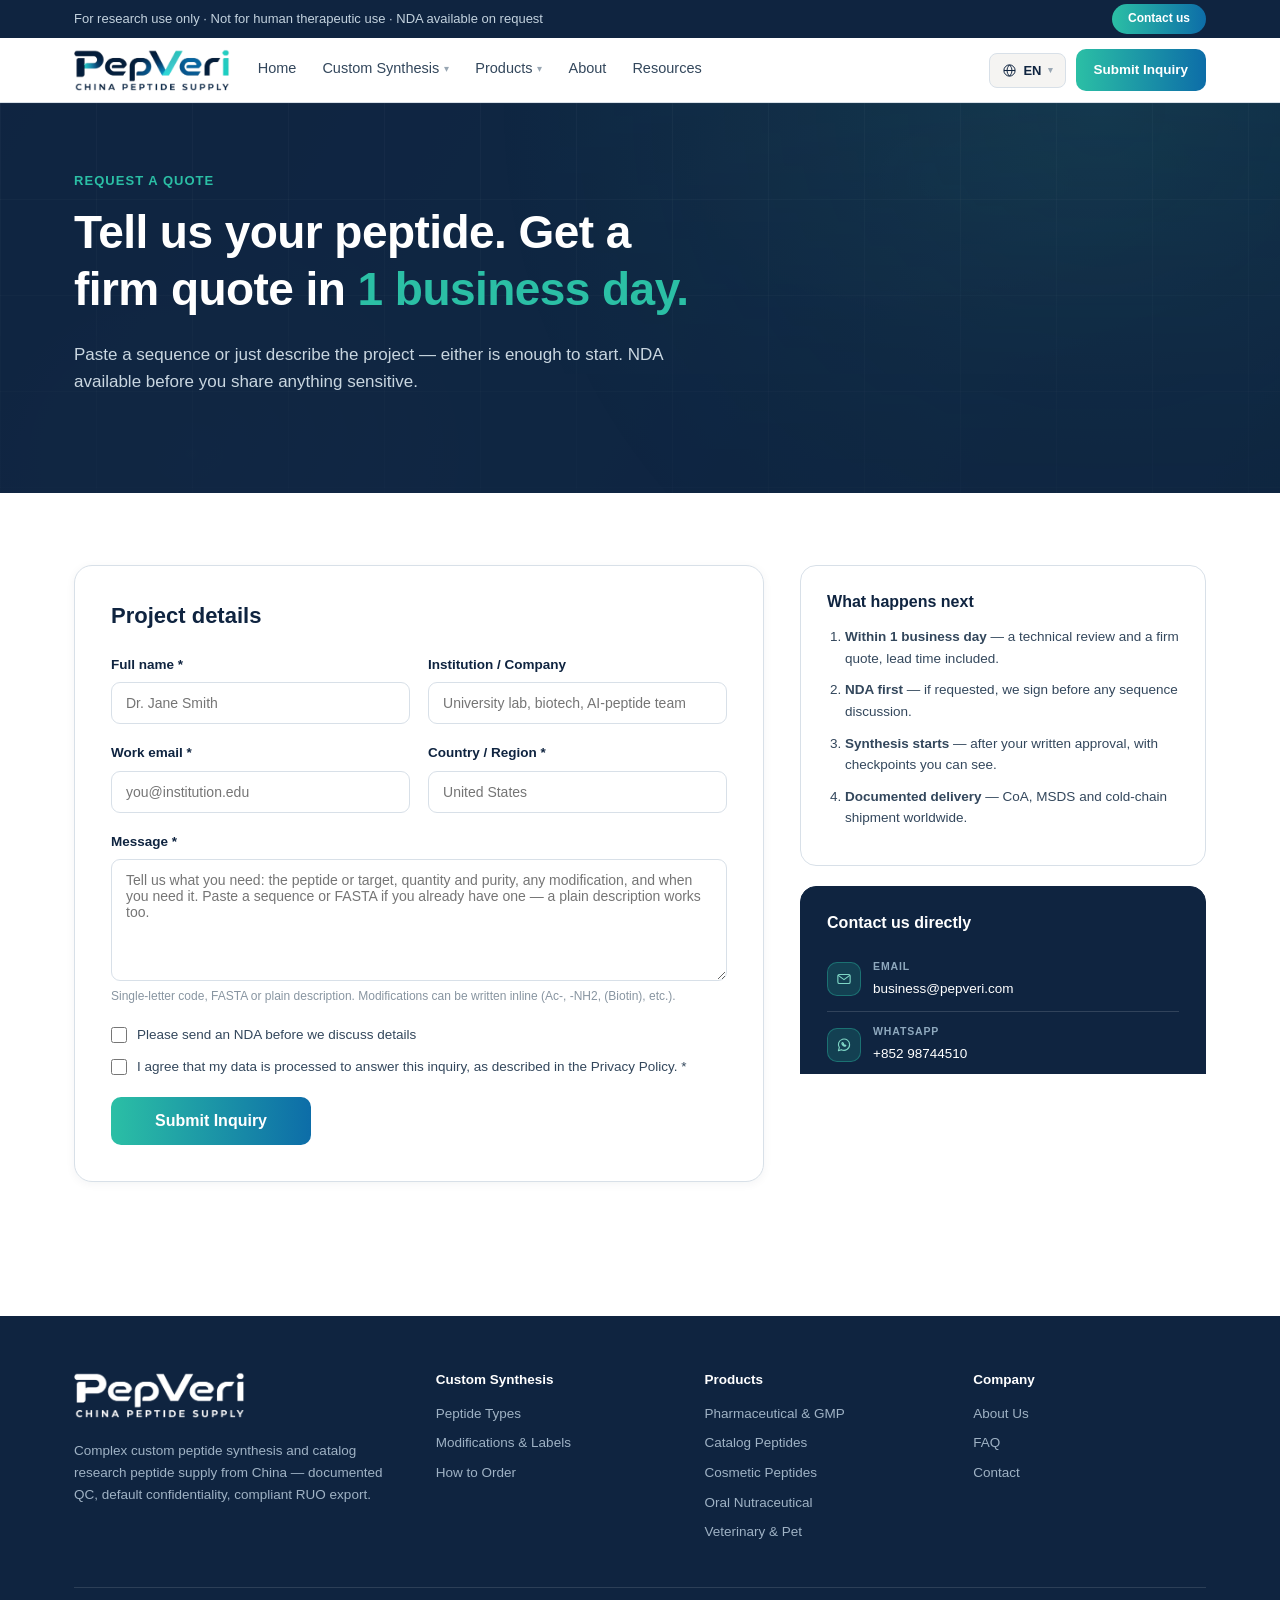
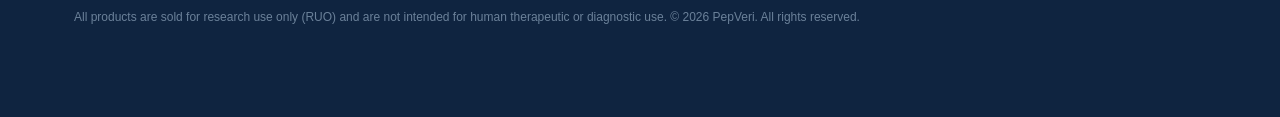
<file: inquiry.html>
<!DOCTYPE html>
<html lang="en">
<head>
<meta charset="UTF-8">
<meta name="viewport" content="width=device-width, initial-scale=1.0">
<title>Submit Inquiry | PepVeri — Custom Peptide Quote in 1 Business Day</title>
<meta name="description" content="Request a custom peptide quote from PepVeri: send your sequence or describe the project — firm quote within 1 business day, NDA available before you share anything sensitive.">
<link rel="icon" href="favicon.ico" sizes="any">
<link rel="icon" type="image/png" sizes="32x32" href="assets/favicon-32.png">
<link rel="icon" type="image/png" sizes="16x16" href="assets/favicon-16.png">
<link rel="apple-touch-icon" sizes="180x180" href="assets/apple-touch-icon.png">
<style>
:root{
  --navy:#0F2440; --blue:#0D6DA8; --teal:#2BBFA5;
  --teal-dark:#0E8A78; --blue-deep:#0A3B5C; --navy-soft:#33475C;
  --teal-tint:#E3F6F1; --blue-tint:#E6F1F9; --line:#D8E0E8; --bg:#F5F4F2;
  --grad-primary:linear-gradient(90deg,#2BBFA5 0%,#0D6DA8 100%);
  --grad-dark:linear-gradient(90deg,#0F2440 0%,#0D6DA8 100%);
  --grad-hover:linear-gradient(90deg,#0E8A78 0%,#0A5588 100%);
  --hero-overlay:rgba(15,36,64,0.90);
  --font:-apple-system,"Helvetica Neue",Arial,"PingFang SC",sans-serif;
}
*{margin:0;padding:0;box-sizing:border-box}
html{scroll-behavior:smooth}
body{font-family:var(--font);color:var(--navy-soft);background:#fff;line-height:1.6}
img{max-width:100%}
a{text-decoration:none;color:inherit}
ul{list-style:none}
.wrap{max-width:1180px;margin:0 auto;padding:0 24px}
h1,h2,h3,h4{color:var(--navy);font-weight:600;line-height:1.25}
.section{padding:72px 0}
.section.alt{background:var(--bg)}
.kicker{display:inline-block;font-size:13px;font-weight:600;letter-spacing:.08em;text-transform:uppercase;color:var(--teal-dark);margin-bottom:12px}
.section h2{font-size:32px;margin-bottom:14px}
.section .lead{max-width:760px;font-size:17px;color:var(--navy-soft)}
.btn{display:inline-flex;align-items:center;justify-content:center;gap:8px;padding:13px 28px;border-radius:8px;font-size:15px;font-weight:600;cursor:pointer;border:none;transition:all .2s;white-space:nowrap}
.btn-primary{background:var(--grad-primary);color:#fff}
.btn-primary:hover{background:var(--grad-hover);transform:translateY(-1px)}
.btn-outline{background:transparent;color:var(--teal);border:1.5px solid var(--teal)}
.btn-outline:hover{background:var(--teal-tint)}
.btn-dark{background:var(--grad-dark);color:#fff}
.btn-dark:hover{background:var(--grad-hover)}

/* ===== announcement ===== */
.announce{background:var(--navy);color:#C3D2DE;font-size:13px}
.announce .wrap{display:flex;align-items:center;justify-content:space-between;height:38px}
.announce .btn-contact{background:var(--grad-primary);color:#fff;padding:5px 16px;border-radius:99px;font-size:12px;font-weight:600}
.announce .btn-contact:hover{background:var(--grad-hover)}

/* ===== header / nav ===== */
.header{position:sticky;top:0;z-index:100;background:#fff;border-bottom:1px solid var(--line)}
.nav{display:flex;align-items:center;height:64px;gap:28px}
.logo img{height:42px;display:block}
.menu{display:flex;gap:26px;flex:1}
.menu>li{position:relative}
.menu>li>a{display:flex;align-items:center;gap:5px;padding:20px 0;font-size:14.5px;font-weight:500;color:var(--navy-soft);border-bottom:2px solid transparent}
.menu>li>a:hover{color:var(--blue)}
.menu>li>a .caret{font-size:10px;color:#98A6B3}
.nav-right{display:flex;align-items:center;gap:10px}
.lang{position:relative}
.lang>button{display:flex;align-items:center;gap:6px;background:var(--bg);border:1px solid var(--line);border-radius:8px;padding:9px 12px;font-size:13px;font-weight:600;color:var(--navy);cursor:pointer;font-family:var(--font)}
.lang-drop{display:none;position:absolute;top:110%;right:0;background:#fff;border:1px solid var(--line);border-radius:8px;min-width:150px;box-shadow:0 8px 24px rgba(15,36,64,.12);overflow:hidden}
.lang.open .lang-drop{display:block}
.lang-drop a{display:block;padding:10px 14px;font-size:13px}
.lang-drop a:hover{background:var(--teal-tint)}
.btn-nav{padding:10px 18px;font-size:13.5px}

/* ===== dropdowns (mega v2) ===== */
.nav{position:relative}
.menu>li{position:static}
.drop{position:absolute;top:100%;left:0;right:0;transform:none;background:#fff;border:1px solid var(--line);border-top:none;border-radius:0 0 16px 16px;box-shadow:0 32px 64px -20px rgba(15,36,64,.28);display:none;overflow:hidden}
.menu>li:hover .drop{display:block}
.drop::before{content:"";display:block;height:3px;background:var(--grad-primary)}
.drop-body{display:flex;align-items:stretch;padding:26px 26px 20px}
.dgroup{flex:1 1 0;min-width:0;padding-right:22px;display:flex;flex-direction:column}
.dgroup+.dgroup{border-left:1px solid var(--line);padding-left:22px}
.dgroup h4{display:flex;align-items:flex-start;gap:9px;font-size:11.5px;font-weight:700;letter-spacing:.07em;text-transform:uppercase;color:var(--navy);margin:0 0 10px;line-height:1.35;min-height:40px}
.gi{width:26px;height:26px;border-radius:8px;display:flex;align-items:center;justify-content:center;color:#fff;flex:none;background:var(--grad-primary)}
.gi.blue{background:linear-gradient(135deg,#0D6DA8,#0A3B5C)}
.gi.teal{background:linear-gradient(135deg,#2BBFA5,#0E8A78)}
.gi.navy{background:linear-gradient(135deg,#33475C,#0F2440)}
.gi svg{width:15px;height:15px;stroke:currentColor;fill:none;stroke-width:1.8;stroke-linecap:round;stroke-linejoin:round;display:block}
.subcols{display:grid;grid-template-columns:1fr 1fr;column-gap:20px}
.drop ul{min-width:0}
.drop ul li a{display:block;font-size:13px;line-height:1.4;padding:5px 0;color:#5A6B7C;transition:color .15s}
.drop ul li a:hover{color:var(--blue)}
.gmore{align-self:flex-start;margin-top:auto;padding-top:10px;font-size:12px;font-weight:600;color:var(--teal-dark);white-space:nowrap}
.gmore:hover{color:var(--teal)}
.drop-foot{display:flex;align-items:center;justify-content:space-between;gap:18px;background:linear-gradient(100deg,#0F2440 0%,#0A3B5C 70%,#0D6DA8 160%);color:#fff;padding:16px 24px}
.drop-foot b{display:block;font-size:13.5px;color:#fff;font-weight:600}
.drop-foot span{display:block;font-size:12px;color:#AFC4D4;margin-top:2px;max-width:660px}
.drop-foot .df-acts{display:flex;align-items:center;gap:16px;flex:none}
.drop-foot .btn{padding:9px 18px;font-size:12.5px}
.drop-foot .ghost{font-size:12.5px;font-weight:600;color:#7FD6C6;white-space:nowrap}
.drop-foot .ghost:hover{color:#fff}
.menu>li>a .caret{transition:transform .2s}
.menu>li:hover>a .caret{transform:rotate(180deg)}
.menu>li>a.cur{color:var(--blue);border-bottom:2px solid var(--teal)}
.hamburger{display:none;background:none;border:1px solid var(--line);border-radius:8px;padding:8px 12px;font-size:18px;cursor:pointer;color:var(--navy)}

/* ===== hero ===== */
.hero{position:relative;color:#fff;background:linear-gradient(120deg,#41586B 0%,#5B6E7E 40%,#3C4F60 70%,#586C7B 100%)}
.hero::before{content:"";position:absolute;inset:0;background:
  radial-gradient(ellipse 600px 300px at 80% 20%,rgba(255,255,255,.10),transparent 60%),
  radial-gradient(ellipse 500px 400px at 15% 90%,rgba(255,255,255,.06),transparent 60%)}
.hero-overlay{position:absolute;inset:0;background:var(--hero-overlay)}
.hero .wrap{position:relative;padding:82px 24px 74px;max-width:1180px}
.hero h1{font-size:46px;color:#fff;max-width:640px}
.hero h1 em{font-style:normal;color:var(--teal)}
.hero p.sub{margin:22px 0 34px;font-size:17px;color:#C9D6E0;max-width:620px}
.hero-cta{display:flex;gap:14px;flex-wrap:wrap}
.hero-cta .btn{padding:15px 32px;font-size:16px}
.hero-card{position:absolute;right:24px;top:90px;background:rgba(10,59,92,.92);border:1px solid rgba(43,191,165,.25);border-radius:14px;padding:26px;width:320px}
.hero-card h3{color:var(--teal);font-size:13px;letter-spacing:.06em;text-transform:uppercase;margin-bottom:16px}
.hero-card li{font-size:14px;color:#E4EDF3;padding:6px 0 6px 22px;position:relative}
.hero-card li::before{content:"";position:absolute;left:0;top:13px;width:8px;height:8px;border-radius:2px;background:var(--teal)}

/* ===== trust strip ===== */
.strip{background:var(--navy);padding:26px 0}
.strip .wrap{display:flex;justify-content:space-between;gap:20px;flex-wrap:wrap}
.strip .item{color:#fff;font-size:14.5px;display:flex;align-items:center;gap:10px}
.strip .item b{color:var(--teal)}
.strip .dot{width:9px;height:9px;border-radius:3px;background:var(--teal)}

/* ===== pathways ===== */
.paths{display:grid;grid-template-columns:1fr 1fr;gap:26px;margin-top:44px}
.path{border:1px solid var(--line);border-radius:16px;padding:34px;position:relative;transition:all .2s}
.path:hover{border-color:var(--teal);box-shadow:0 12px 32px rgba(15,36,64,.08)}
.path .tag{position:absolute;top:-13px;left:30px;background:var(--grad-primary);color:#fff;font-size:11.5px;font-weight:700;letter-spacing:.05em;padding:5px 14px;border-radius:99px}
.path h3{font-size:22px;margin-bottom:10px}
.path p{font-size:14.5px;margin-bottom:18px}
.path ul{margin-bottom:24px}
.path ul li{font-size:14px;padding:5px 0 5px 24px;position:relative}
.path ul li::before{content:"✓";position:absolute;left:0;color:var(--teal);font-weight:700}
.path .btn{width:100%}

.process-block{margin-top:56px;padding-top:44px;border-top:1px solid var(--line)}
.process-title{font-size:24px;margin-bottom:8px}
.process-sub{font-size:15px;color:var(--navy-soft);max-width:720px;margin-bottom:6px}

/* custom synthesis stepper */
.steps{display:grid;grid-template-columns:repeat(5,1fr);gap:16px;margin-top:48px}
.step{position:relative}
.step .n{width:46px;height:46px;border-radius:50%;background:var(--grad-primary);color:#fff;display:flex;align-items:center;justify-content:center;font-weight:700;font-size:17px;margin-bottom:18px;position:relative;z-index:1}
.step:not(:last-child)::after{content:"";position:absolute;top:22px;left:56px;right:-12px;height:2px;background:repeating-linear-gradient(90deg,#C9D6E0 0 6px,transparent 6px 12px)}
.step h3{font-size:15px;margin-bottom:7px}
.step p{font-size:13px;color:#68788A}
.steps-cta{display:flex;align-items:center;gap:16px;margin-top:44px;flex-wrap:wrap}

/* parallax band: fixed background, content scrolls */
.parallax{
  background:linear-gradient(rgba(15,36,64,.82),rgba(15,36,64,.82)),url("data:image/svg+xml,%3Csvg xmlns="http://www.w3.org/2000/svg" width="1920" height="1080" viewBox="0 0 1920 1080" preserveAspectRatio="xMidYMid slice"%3E%0A  %3Cdefs%3E%0A    %3ClinearGradient id="bg" x1="0" y1="0" x2="1" y2="1"%3E%0A      %3Cstop offset="0" stop-color="%230F2440"/%3E%0A      %3Cstop offset="0.55" stop-color="%23123a5e"/%3E%0A      %3Cstop offset="1" stop-color="%230D6DA8"/%3E%0A    %3C/linearGradient%3E%0A    %3CradialGradient id="glow" cx="0.72" cy="0.3" r="0.6"%3E%0A      %3Cstop offset="0" stop-color="%232BBFA5" stop-opacity="0.35"/%3E%0A      %3Cstop offset="1" stop-color="%232BBFA5" stop-opacity="0"/%3E%0A    %3C/radialGradient%3E%0A    %3CradialGradient id="glow2" cx="0.2" cy="0.8" r="0.55"%3E%0A      %3Cstop offset="0" stop-color="%230D6DA8" stop-opacity="0.5"/%3E%0A      %3Cstop offset="1" stop-color="%230D6DA8" stop-opacity="0"/%3E%0A    %3C/radialGradient%3E%0A    %3Cpattern id="grid" width="80" height="80" patternUnits="userSpaceOnUse"%3E%0A      %3Cpath d="M80 0H0v80" fill="none" stroke="%237FA8C9" stroke-opacity="0.12" stroke-width="1"/%3E%0A    %3C/pattern%3E%0A  %3C/defs%3E%0A  %3Crect width="1920" height="1080" fill="url(%23bg)"/%3E%0A  %3Crect width="1920" height="1080" fill="url(%23grid)"/%3E%0A  %3Crect width="1920" height="1080" fill="url(%23glow)"/%3E%0A  %3Crect width="1920" height="1080" fill="url(%23glow2)"/%3E%0A  %3C!-- molecular network --%3E%0A  %3Cg stroke="%237FD6C6" stroke-opacity="0.35" stroke-width="2" fill="none"%3E%0A    %3Cpath d="M1560 220 L1700 320 L1840 260"/%3E%0A    %3Cpath d="M1700 320 L1760 470"/%3E%0A    %3Cpath d="M300 840 L440 760 L560 850 L700 770"/%3E%0A    %3Cpath d="M440 760 L420 620"/%3E%0A    %3Cpath d="M1240 900 L1380 830 L1500 910"/%3E%0A  %3C/g%3E%0A  %3Cg fill="%232BBFA5" fill-opacity="0.8"%3E%0A    %3Ccircle cx="1560" cy="220" r="9"/%3E%0A    %3Ccircle cx="1700" cy="320" r="13"/%3E%0A    %3Ccircle cx="1840" cy="260" r="7"/%3E%0A    %3Ccircle cx="1760" cy="470" r="9"/%3E%0A    %3Ccircle cx="300" cy="840" r="9"/%3E%0A    %3Ccircle cx="440" cy="760" r="13"/%3E%0A    %3Ccircle cx="560" cy="850" r="8"/%3E%0A    %3Ccircle cx="700" cy="770" r="10"/%3E%0A    %3Ccircle cx="420" cy="620" r="7"/%3E%0A    %3Ccircle cx="1240" cy="900" r="9"/%3E%0A    %3Ccircle cx="1380" cy="830" r="12"/%3E%0A    %3Ccircle cx="1500" cy="910" r="7"/%3E%0A  %3C/g%3E%0A  %3Cg fill="%23FFFFFF" fill-opacity="0.14"%3E%0A    %3Ccircle cx="900" cy="180" r="5"/%3E%0A    %3Ccircle cx="1120" cy="260" r="4"/%3E%0A    %3Ccircle cx="760" cy="420" r="4"/%3E%0A    %3Ccircle cx="1020" cy="560" r="5"/%3E%0A    %3Ccircle cx="620" cy="300" r="3"/%3E%0A    %3Ccircle cx="1300" cy="520" r="4"/%3E%0A    %3Ccircle cx="860" cy="720" r="4"/%3E%0A    %3Ccircle cx="1620" cy="640" r="5"/%3E%0A  %3C/g%3E%0A%3C/svg%3E%0A") center/cover no-repeat;
  background-attachment:fixed;
}
.parallax .kicker{color:var(--teal)}
.parallax h2{color:#fff}
.parallax .lead{color:#C3D2DE}
.parallax .pillar{background:rgba(255,255,255,.08);border:1px solid rgba(255,255,255,.18);backdrop-filter:blur(6px)}
.parallax .pillar h3{color:#fff}
.parallax .pillar p{color:#C3D2DE}

/* supply chain visual cards */
.flow4{display:grid;grid-template-columns:repeat(4,1fr);gap:18px;margin-top:44px}
.fcard{background:#fff;border:1px solid var(--line);border-radius:14px;padding:18px 18px 22px;transition:all .2s;display:flex;flex-direction:column;gap:10px}
.fcard:hover{border-color:var(--teal);transform:translateY(-3px);box-shadow:0 10px 26px rgba(15,36,64,.08)}
.fcard .fig{background:linear-gradient(160deg,#F7FAFC 0%,#EAF3F7 100%);border-radius:10px;height:130px;overflow:hidden}
.fcard .fig svg{width:100%;height:100%}
.fcard h3{font-size:15.5px}
.fcard p{font-size:12.5px;color:#68788A;flex:1}
.flow-arrow{display:none}

/* ===== grids ===== */
.grid-5{display:grid;grid-template-columns:repeat(5,1fr);gap:18px;margin-top:44px}
.pcard{border-radius:14px;padding:0;overflow:hidden;background:var(--grad-primary);color:#fff;transition:all .2s;display:flex;flex-direction:column}
.pcard:hover{transform:translateY(-4px);box-shadow:0 14px 32px rgba(13,109,168,.32)}
.pcard-img{display:flex;align-items:center;justify-content:center;font-size:44px;height:120px;background:rgba(255,255,255,.14);border-bottom:1px solid rgba(255,255,255,.18)}
.pcard h3{font-size:16px;color:#fff;padding:18px 18px 6px}
.pcard p{font-size:13px;color:rgba(255,255,255,.88);padding:0 18px;flex:1}
.pcard .count{align-self:flex-start;margin:14px 18px 18px;font-size:12px;font-weight:700;color:#fff;background:rgba(255,255,255,.18);border:1px solid rgba(255,255,255,.3);border-radius:99px;padding:4px 12px}
.btn-white{background:#fff;color:var(--navy)}
.btn-white:hover{background:var(--teal-tint);transform:translateY(-1px)}
.grid-types{display:grid;grid-template-columns:repeat(5,1fr);gap:18px;margin-top:44px}
.tcard{border:1px solid var(--line);border-radius:14px;padding:20px;background:#fff;transition:all .2s;display:flex;flex-direction:column;gap:8px}
.tcard:hover{border-color:var(--blue);transform:translateY(-3px);box-shadow:0 10px 26px rgba(15,36,64,.08)}
.tcard .ic{width:38px;height:38px;border-radius:10px;background:var(--blue-tint);display:flex;align-items:center;justify-content:center;font-size:17px}
.tcard h3{font-size:15px}
.tcard p{font-size:12.5px;color:#68788A;flex:1}
.tcard .link{font-size:13px;font-weight:600;color:var(--blue)}
.chips{display:flex;flex-wrap:wrap;gap:12px;margin-top:36px}
.chip{border:1px solid var(--line);border-radius:99px;padding:10px 20px;font-size:14px;font-weight:500;color:var(--navy-soft);background:#fff;transition:all .2s}
.chip:hover{border-color:var(--teal);color:var(--teal-dark);background:var(--teal-tint)}

/* ===== why / pillars ===== */
.pillars{display:grid;grid-template-columns:repeat(3,1fr);gap:26px;margin-top:44px}
.pillar{background:#fff;border:1px solid var(--line);border-radius:16px;padding:32px}
.pillar .num{font-size:13px;font-weight:700;color:var(--teal);margin-bottom:10px}
.pillar h3{font-size:19px;margin-bottom:10px}
.pillar p{font-size:14px}

/* ===== QC ===== */
.qc{display:grid;grid-template-columns:1.1fr 1fr;gap:48px;align-items:center}
.qc-visual{background:#fff;border:1px solid var(--line);border-radius:14px;padding:20px}
.qc-visual .chart{height:210px;border-radius:8px;background:linear-gradient(180deg,#FDFEFE,#F2F6F8);position:relative;overflow:hidden}
.qc-visual .chart svg{position:absolute;inset:0;width:100%;height:100%}
.qc-visual .cap{display:flex;justify-content:space-between;font-size:11.5px;color:#8895A1;margin-top:10px}
.qc ul li{padding:9px 0 9px 30px;position:relative;font-size:15px}
.qc ul li::before{content:"✓";position:absolute;left:0;top:9px;width:20px;height:20px;border-radius:50%;background:var(--teal-tint);color:var(--teal-dark);font-size:12px;font-weight:700;display:flex;align-items:center;justify-content:center}

/* ===== FAQ ===== */
.faq details{border:1px solid var(--line);border-radius:12px;background:#fff;margin-bottom:12px;overflow:hidden}
.faq summary{padding:18px 22px;font-weight:600;color:var(--navy);cursor:pointer;font-size:15.5px;list-style:none;display:flex;justify-content:space-between;align-items:center}
.faq summary::after{content:"+";font-size:20px;color:var(--teal);transition:transform .2s}
.faq details[open] summary::after{transform:rotate(45deg)}
.faq .a{padding:0 22px 18px;font-size:14.5px}

/* ===== CTA band ===== */
.cta-band{background:linear-gradient(100deg,var(--navy) 0%,var(--blue) 130%);color:#fff;padding:72px 0}
.cta-band .wrap{display:flex;align-items:center;justify-content:space-between;gap:30px;flex-wrap:wrap}
.cta-band h2{color:#fff;font-size:30px;max-width:560px}
.cta-band h2 em{font-style:normal;color:var(--teal)}
.cta-band p{color:#C9D6E0;margin-top:10px;max-width:520px}

/* ===== footer ===== */
footer{background:var(--navy);color:#9FB2C4;font-size:13.5px;padding:56px 0 90px}
.foot-grid{display:grid;grid-template-columns:1.4fr 1fr 1fr 1fr;gap:36px;margin-bottom:36px}
.foot-grid img{height:46px;margin-bottom:16px}
.foot-grid h4{color:#fff;font-size:13.5px;margin-bottom:14px}
.foot-grid li{margin-bottom:8px}
.foot-grid a:hover{color:var(--teal)}
.ruo{border-top:1px solid rgba(255,255,255,.12);padding-top:20px;font-size:12px;color:#6B8199}

/* mobile sticky */
.sticky-cta{display:none;position:fixed;bottom:0;left:0;right:0;padding:10px 14px calc(10px + env(safe-area-inset-bottom));background:rgba(255,255,255,.96);border-top:1px solid var(--line);z-index:99}
.sticky-cta .btn{width:100%}

/* ===== responsive ===== */
@media(max-width:1020px){
  .menu{display:none;position:absolute;top:64px;left:0;right:0;background:#fff;flex-direction:column;gap:0;padding:10px 24px 24px;border-bottom:1px solid var(--line);box-shadow:0 20px 40px rgba(15,36,64,.12);max-height:calc(100vh - 64px);overflow:auto}
  .menu.open{display:flex}
  .menu>li{border-bottom:1px solid var(--line)}
  .menu>li:last-child{border-bottom:none}
  .menu>li>a{padding:15px 0;width:100%}
  .drop{position:static;transform:none;display:none!important;box-shadow:none;border:none;padding:0 0 14px;min-width:0;flex-direction:column}
  .menu>li.acc-open .drop{display:flex!important}
  .menu>li.has-acc>a::after{content:"▾";margin-left:auto;font-size:12px;color:#98A6B3}
  .drop::before{display:none}
  .drop-body{flex-direction:column;padding:12px 4px 4px}
  .dgroup{padding:0}
  .dgroup+.dgroup{border-left:none;border-top:1px solid var(--line);margin-top:14px;padding-top:14px;padding-left:0}
  .dgroup h4{font-size:12px;min-height:0;margin-bottom:10px}
  .drop ul li a{font-size:13.5px;padding:6px 0}
  .subcols{grid-template-columns:1fr;column-gap:0}
  .drop-foot{flex-direction:column;align-items:flex-start;gap:10px;padding:14px 16px;margin:10px 0 8px;border-radius:12px}
  .drop-foot .df-acts{flex-wrap:wrap}
  .hamburger{display:block}
  .nav{gap:12px}
  .btn-nav{display:none}
  .grid-5,.grid-types{grid-template-columns:repeat(2,1fr)}
  .flow4{grid-template-columns:repeat(2,1fr)}
  .steps{grid-template-columns:1fr;gap:0}
  .step{padding:0 0 26px 66px}
  .step .n{position:absolute;left:0;top:0;margin-bottom:0}
  .step:not(:last-child)::after{top:50px;left:23px;right:auto;bottom:-4px;width:2px;height:auto;background:repeating-linear-gradient(180deg,#C9D6E0 0 6px,transparent 6px 12px)}
  .pillars{grid-template-columns:1fr}
  .paths{grid-template-columns:1fr}
  .qc{grid-template-columns:1fr}
  .hero-card{display:none}
  .hero h1{font-size:34px}
  .foot-grid{grid-template-columns:1fr 1fr}
  .sticky-cta{display:block}
  footer{padding-bottom:120px}
  .announce .txt{font-size:11px}
}
@media(max-width:560px){
  .grid-5,.grid-types{grid-template-columns:1fr}
  .flow4{grid-template-columns:1fr}
  .hero .wrap{padding:64px 24px 80px}
  .hero h1{font-size:29px}
  .foot-grid{grid-template-columns:1fr}
}
/* iOS Safari doesn't support fixed attachment — fall back to scrolling bg */
@media(max-width:1020px){
  .parallax{background-attachment:scroll}
}

/* ===== inquiry page ===== */
.rfq-grid{display:grid;grid-template-columns:1.7fr 1fr;gap:36px;align-items:start}
.rfq-form{background:#fff;border:1px solid var(--line);border-radius:18px;padding:36px;box-shadow:0 2px 10px rgba(15,36,64,.05)}
.rfq-form h2{font-size:22px;margin-bottom:24px}
.rfq-form label{display:block;font-size:13.5px;font-weight:600;color:var(--navy);margin-bottom:18px}
.rfq-form input[type=text],.rfq-form input[type=email],.rfq-form select,.rfq-form textarea{
  display:block;width:100%;margin-top:7px;padding:12px 14px;border:1px solid var(--line);border-radius:9px;
  font-size:14px;font-family:inherit;color:var(--navy);background:#fff}
.rfq-form input:focus,.rfq-form select:focus,.rfq-form textarea:focus{outline:none;border-color:var(--teal);box-shadow:0 0 0 3px rgba(43,191,165,.15)}
.rfq-form input[type=date]{display:block;width:100%;margin-top:7px;padding:11px 14px;border:1px solid var(--line);border-radius:9px;font-size:14px;font-family:inherit;color:var(--navy);background:#fff;-webkit-appearance:none;appearance:none}
.rfq-form input[type=date]::-webkit-calendar-picker-indicator{opacity:.45;cursor:pointer}
.filepick{display:flex;align-items:center;gap:12px;margin-top:7px;padding:8px 10px;border:1px solid var(--line);border-radius:9px;background:#fff}
.filepick input[type=file]{position:absolute;width:1px;height:1px;opacity:0;pointer-events:none}
.fil-btn{flex:none;padding:8px 16px;border:1px solid var(--line);border-radius:7px;background:var(--bg);color:var(--navy);font-size:13px;font-weight:600;cursor:pointer;transition:all .2s}
.filepick:hover .fil-btn{background:var(--teal-tint);border-color:var(--teal)}
.fil-name{font-size:13px;font-weight:400;color:#8895A1;overflow:hidden;text-overflow:ellipsis;white-space:nowrap}
.rfq-form textarea{resize:vertical}
.frow.two{display:grid;grid-template-columns:1fr 1fr;gap:18px}
.fhint{display:block;font-size:12px;font-weight:400;color:#8895A1;margin-top:6px}
.rfq-form label.check{display:flex;align-items:flex-start;gap:10px;font-weight:400;font-size:13.5px;color:var(--navy-soft);margin-bottom:12px;line-height:1.5;cursor:pointer}
.rfq-form label.check input{margin-top:2px;width:16px;height:16px;flex:none;accent-color:var(--teal)}
.rfq-side{display:flex;flex-direction:column;gap:20px;position:sticky;top:96px}
.side-card{background:#fff;border:1px solid var(--line);border-radius:16px;padding:26px}
.side-card.dark{background:var(--navy);border-color:var(--navy)}
.side-card.dark h3,.side-card.dark p{color:#fff}
.side-card.dark p{color:#C3D2DE}
.side-card h3{font-size:16px;margin-bottom:14px}
.side-card p{font-size:13.5px;color:#68788A}
.side-card ol{padding-left:18px}
.side-card li{font-size:13.5px;color:var(--navy-soft);margin-bottom:10px;line-height:1.6}
.contact-list a{display:flex;align-items:center;gap:12px;padding:11px 0;border-bottom:1px solid rgba(255,255,255,.14)}
.contact-list a:last-child{border-bottom:none;padding-bottom:0}
.contact-list a:hover em{color:var(--teal)}
.cl-ico{width:34px;height:34px;border-radius:10px;background:rgba(43,191,165,.18);border:1px solid rgba(43,191,165,.38);display:flex;align-items:center;justify-content:center;flex:none;color:#7FD6C6}
.cl-ico svg{width:16px;height:16px;stroke:currentColor;fill:none;stroke-width:1.7;stroke-linecap:round;stroke-linejoin:round}
.contact-list b{display:block;font-size:10.5px;font-weight:700;letter-spacing:.08em;text-transform:uppercase;color:#8FA9BE}
.contact-list em{font-style:normal;font-size:13.5px;color:#fff;word-break:break-word;transition:color .15s}
@media(max-width:1020px){.rfq-grid{grid-template-columns:1fr}.rfq-side{position:static}}
@media(max-width:560px){.frow.two{grid-template-columns:1fr}.rfq-form{padding:24px}}

/* ===== polish pass ===== */
.ico{display:flex;align-items:center;justify-content:center}
.ico svg{width:100%;height:100%;stroke:currentColor;fill:none;stroke-width:1.5;stroke-linecap:round;stroke-linejoin:round;display:block}
.btn{border-radius:10px}
/* hero: add depth + technical grid so the dark area is not flat */
.hero{background:linear-gradient(120deg,#132E4E 0%,#183D61 45%,#0F2440 100%)}
.hero::after{content:"";position:absolute;inset:0;pointer-events:none;background-image:
  radial-gradient(circle at 86% 2%,rgba(43,191,165,.13),transparent 52%),
  linear-gradient(rgba(255,255,255,.032) 1px,transparent 1px),
  linear-gradient(90deg,rgba(255,255,255,.032) 1px,transparent 1px);
  background-size:auto,96px 96px,96px 96px;
  -webkit-mask-image:linear-gradient(180deg,rgba(0,0,0,.95),rgba(0,0,0,.30))}
.hero .wrap{z-index:2}
.hero h1{letter-spacing:-.012em}
/* pathway cards: pill inside the card, buttons no longer full width */
.path .tag{position:static;display:inline-block;margin-bottom:14px}
.path .btn{width:auto;align-self:flex-start;padding:12px 26px;font-size:14px}
/* parallax: solid navy fallback so text survives if the image fails */
.parallax{background-color:var(--navy)}
.parallax .lead{color:#D9E4ED}
.parallax .pillar p{color:#CFDBE5}
/* tables: closed border + radius */
.table-wrap{border:1px solid var(--line);border-radius:14px;background:#fff;overflow-x:auto;box-shadow:0 2px 10px rgba(15,36,64,.05)}
.mtable{border-radius:0;box-shadow:none;margin-top:0}
.mtable tbody tr:last-child td{border-bottom:none}
/* faq centered, blog cards equal height */
.faq{margin-left:auto;margin-right:auto}
.post{display:flex;flex-direction:column}
.post .meta{margin-top:auto;padding-top:8px}

/* ===== mobile polish ===== */
.announce .btn-contact{white-space:nowrap}
@media(max-width:560px){
  .announce .wrap{height:auto;min-height:34px;padding:7px 16px;gap:10px}
  .announce .txt{font-size:10px;line-height:1.4;flex:1;min-width:0}
  .announce .btn-contact{flex:0 0 auto;padding:5px 12px;font-size:11px}
  .hero-cta{gap:10px}
  .hero-cta .btn{width:100%}
  .pcard-img{height:86px}
  .pcard h3{min-height:0;padding:16px 16px 4px}
  .pcard .count{margin:10px 16px 16px}
  .section{padding:56px 0}
  .section h2{font-size:26px}
  .section .lead{font-size:15.5px}
  .hero h1.h-page{font-size:26px}
}
@media(max-width:1020px){
  .hero h1.h-page{font-size:31px}
}
</style>
</head>
<body>
<!-- announcement bar -->
<div class="announce">
  <div class="wrap">
    <span class="txt">For research use only · Not for human therapeutic use · NDA available on request</span>
    <a class="btn-contact" href="#rfq">Contact us</a>
  </div>
</div>

<!-- header -->
<header class="header">
  <div class="wrap nav">
    <a class="logo" href="index.html"><img src="assets/logo.png" alt="PepVeri — China Peptide Supply"></a>
    <button class="hamburger" id="hamburger" aria-label="Menu">☰</button>
    <ul class="menu" id="menu">
      <li><a href="index.html">Home</a></li>
      <li class="has-acc">
        <a href="custom-synthesis.html">Custom Synthesis <span class="caret">▾</span></a>
        <div class="drop">
          <div class="drop-body">
            <div class="dgroup">
              <h4><span class="gi"><svg viewBox="0 0 24 24"><path d="M4 5.5h16v11H12l-4.6 3.6v-3.6H4z"/><path d="M8.6 11.2l2.4 2.4 4.5-4.6"/></svg></span>Custom Peptide Types</h4>
              <div class="subcols">
                <ul>
                  <li><a href="custom-synthesis.html#types">Linear Peptides</a></li>
                  <li><a href="custom-synthesis.html#types">Disulfide-Bridged Peptides</a></li>
                  <li><a href="custom-synthesis.html#types">Head-to-Tail Cyclic Peptides</a></li>
                  <li><a href="custom-synthesis.html#types">Sidechain-Cyclized Peptides</a></li>
                  <li><a href="custom-synthesis.html#types">TBMB Bicyclic Peptides</a></li>
                </ul>
                <ul>
                  <li><a href="custom-synthesis.html#types">Stapled-Helix Peptides</a></li>
                  <li><a href="custom-synthesis.html#types">Branched / MAP Peptides</a></li>
                  <li><a href="custom-synthesis.html#types">Retro-Inverso Peptides</a></li>
                  <li><a href="custom-synthesis.html#types">Glycopeptides</a></li>
                  <li><a href="custom-synthesis.html#types">Lipidated / PEGylated Peptides</a></li>
                </ul>
              </div>
              <a class="gmore" href="inquiry.html">Other type? Ask our chemists →</a>
            </div>
            <div class="dgroup">
              <h4><span class="gi blue"><svg viewBox="0 0 24 24"><path d="M9.3 3h5.4M10.4 3v6L5.7 17.6A2.4 2.4 0 0 0 7.8 21h8.4a2.4 2.4 0 0 0 2.1-3.4L13.6 9V3"/><path d="M8 15.4h8"/></svg></span>Modifications &amp; Labels</h4>
              <div class="subcols">
                <ul>
                  <li><a href="custom-synthesis.html#mods">N-Terminal Acetylation</a></li>
                  <li><a href="custom-synthesis.html#mods">C-Terminal Amidation</a></li>
                  <li><a href="custom-synthesis.html#mods">Phosphorylation</a></li>
                  <li><a href="custom-synthesis.html#mods">Biotin Labeling</a></li>
                </ul>
                <ul>
                  <li><a href="custom-synthesis.html#mods">Fluorophore Labeling</a></li>
                  <li><a href="custom-synthesis.html#mods">Isotope Labeling</a></li>
                  <li><a href="custom-synthesis.html#mods">Fluorogenic Substrates</a></li>
                  <li><a href="custom-synthesis.html#mods">Carrier Protein Conjugation</a></li>
                </ul>
              </div>
              <a class="gmore" href="inquiry.html">Custom modifications welcome →</a>
            </div>
          </div>
          <div class="drop-foot">
            <div>
              <b>Have a sequence ready?</b>
              <span>Feasibility review and a firm quote within 1 business day — NDA available before you share anything sensitive.</span>
            </div>
            <div class="df-acts">
              <a class="btn btn-primary" href="inquiry.html">Submit Inquiry</a>
              <a class="ghost" href="custom-synthesis.html#process">How ordering works →</a>
            </div>
          </div>
        </div>
      </li>
      <li class="has-acc">
        <a href="products.html">Products <span class="caret">▾</span></a>
        <div class="drop">
          <div class="drop-body">
            <div class="dgroup">
              <h4><span class="gi"><svg viewBox="0 0 24 24"><g transform="rotate(-45 12 12)"><rect x="2.6" y="8.6" width="18.8" height="6.8" rx="3.4"/><path d="M12 8.6v6.8"/></g></svg></span>Pharmaceutical &amp; GMP</h4>
              <ul>
                <li><a href="products.html?sub=pre-gmp-cgmp-api-peptides#gmp">Pre-GMP / cGMP API Peptides</a></li>
                <li><a href="products.html?sub=adc-linker-peptides#research">ADC Linker Peptides</a></li>
                <li><a href="products.html?sub=glp-1-endocrine-metabolic-peptides#research">GLP-1 / Metabolic Peptides</a></li>
                <li><a href="products.html?sub=impurity-reference-peptides#gmp">Impurity Reference Standards</a></li>
              </ul>
              <a class="gmore" href="products.html#gmp">View line · ~40 SKUs →</a>
            </div>
            <div class="dgroup">
              <h4><span class="gi blue"><svg viewBox="0 0 24 24"><circle cx="5.6" cy="6.4" r="2.6"/><circle cx="18.4" cy="6.4" r="2.6"/><circle cx="12" cy="18" r="2.6"/><path d="M8.1 7.4 10.7 15.8M15.9 7.4 13.3 15.8M8.2 6.4h7.6"/></svg></span>Catalog Research Peptides</h4>
              <ul>
                <li><a href="products.html?sub=ion-channel-toxin-peptides#research">Ion Channel Toxin Peptides</a></li>
                <li><a href="products.html?sub=bioactive-research-peptides#research">Bioactive Research Peptides</a></li>
                <li><a href="products.html?sub=antimicrobial-peptides-amp#research">Antimicrobial Peptides (AMP)</a></li>
                <li><a href="products.html?sub=amyloid-tau-neurodegeneration-peptides#research">Amyloid &amp; Tau Peptides</a></li>
                <li><a href="products.html?sub=tag-epitope-peptides#research">Tag &amp; Epitope Peptides</a></li>
              </ul>
              <a class="gmore" href="products.html#research">All 10 families →</a>
            </div>
            <div class="dgroup">
              <h4><span class="gi teal"><svg viewBox="0 0 24 24"><path d="M12 3.2c3.4 4 5.9 7.1 5.9 9.9a5.9 5.9 0 1 1-11.8 0c0-2.8 2.5-5.9 5.9-9.9z"/><path d="M9.7 13.7a2.6 2.6 0 0 0 2.3 2.5"/></svg></span>Cosmetic Peptides</h4>
              <ul>
                <li><a href="products.html?sub=signal-peptides-matrixyl-family#cosmetic">Signal Peptides (Matrixyl family)</a></li>
                <li><a href="products.html?sub=melanin-enzyme-inhibitor-repair-peptides#cosmetic">Enzyme-Inhibitor &amp; Repair</a></li>
                <li><a href="products.html?sub=carrier-peptides#cosmetic">Carrier Peptides</a></li>
                <li><a href="products.html?sub=carrier-peptides#cosmetic">Copper Peptide (GHK-Cu)</a></li>
              </ul>
              <a class="gmore" href="products.html#cosmetic">View line · ~20 SKUs →</a>
            </div>
            <div class="dgroup">
              <h4><span class="gi navy"><svg viewBox="0 0 24 24"><path d="M20 4C11 4.4 4.6 9 4.6 15.4A4.6 4.6 0 0 0 9.2 20C15.4 20 20 13.4 20 4z"/><path d="M5.2 19.8c2.6-4.6 6-7.6 10.4-9.6"/></svg></span>Oral Nutraceutical</h4>
              <ul>
                <li><a href="products.html?sub=bioactive-food-peptides#nutra">Bioactive Food Peptides</a></li>
                <li><a href="products.html?sub=collagen-oligopeptides#nutra">Collagen Oligopeptides</a></li>
                <li><a href="products.html?sub=synthetic-bioactive-oral-peptides#nutra">Synthetic Oral Bioactives</a></li>
              </ul>
              <a class="gmore" href="products.html#nutra">View line · ~15 SKUs →</a>
            </div>
            <div class="dgroup">
              <h4><span class="gi teal"><svg viewBox="0 0 24 24"><circle cx="6.8" cy="9.2" r="2"/><circle cx="12" cy="7.2" r="2"/><circle cx="17.2" cy="9.2" r="2"/><path d="M12 11.8c-2.9 0-4.9 2.2-4.9 4.5A3.4 3.4 0 0 0 10.5 19.7h3a3.4 3.4 0 0 0 3.4-3.4c0-2.3-2-4.5-4.9-4.5z"/></svg></span>Veterinary &amp; Pet Health</h4>
              <ul>
                <li><a href="products.html?sub=feed-additive-antimicrobial-peptides#vet">Feed-Additive AMPs</a></li>
                <li><a href="products.html?sub=pet-skincare-wound-care-peptides#vet">Pet Skincare &amp; Wound Care</a></li>
                <li><a href="products.html#vet">Pet Joint &amp; Mobility</a></li>
              </ul>
              <a class="gmore" href="products.html#vet">View line · ~15 SKUs →</a>
            </div>
          </div>
          <div class="drop-foot">
            <div>
              <b>300+ SKUs across five product lines</b>
              <span>Every catalog item ships with HPLC &amp; MS data and a batch CoA — RUO compliant, export-screened, cold-chain delivered.</span>
            </div>
            <div class="df-acts">
              <a class="btn btn-primary" href="products.html">View All Products</a>
              <a class="ghost" href="inquiry.html">Request bulk pricing →</a>
            </div>
          </div>
        </div>
      </li>
      <li><a href="about.html">About</a></li>
      <li><a href="resources.html">Resources</a></li>
    </ul>
    <div class="nav-right">
      <div class="lang" id="lang">
        <button id="langBtn"><svg viewBox="0 0 24 24" fill="none" stroke="currentColor" stroke-width="1.6" style="width:15px;height:15px;flex:none"><circle cx="12" cy="12" r="9"/><path d="M3.2 12h17.6"/><path d="M12 3c2.5 2.4 3.9 5.6 3.9 9s-1.4 6.6-3.9 9c-2.5-2.4-3.9-5.6-3.9-9s1.4-6.6 3.9-9z"/></svg> EN <span style="font-size:9px;color:#98A6B3">▾</span></button>
        <div class="lang-drop">
          <a href="#" style="color:var(--teal-dark);font-weight:600">English</a>
          <a href="#" style="color:#98A6B3;cursor:default">中文（coming soon）</a>
        </div>
      </div>
      <a class="btn btn-primary btn-nav" href="#rfq">Submit Inquiry</a>
    </div>
  </div>
</header>

<!-- page hero -->
<section class="hero" style="min-height:auto">
  <div class="hero-overlay"></div>
  <div class="wrap" style="padding-top:64px;padding-bottom:64px">
    <span class="kicker" style="color:var(--teal)">Request a quote</span>
    <h1 class="h-page">Tell us your peptide. Get a firm quote in <em>1 business day.</em></h1>
    <p class="sub">Paste a sequence or just describe the project — either is enough to start. NDA available before you share anything sensitive.</p>
  </div>
</section>

<!-- inquiry form -->
<section class="section" id="rfq">
  <div class="wrap">
    <div class="rfq-grid">
      <form class="rfq-form" action="#" method="post">
        <h2>Project details</h2>
        <div class="frow two">
          <label>Full name *
            <input type="text" name="name" placeholder="Dr. Jane Smith" required>
          </label>
          <label>Institution / Company
            <input type="text" name="org" placeholder="University lab, biotech, AI-peptide team">
          </label>
        </div>
        <div class="frow two">
          <label>Work email *
            <input type="email" name="email" placeholder="you@institution.edu" required>
          </label>
          <label>Country / Region *
            <input type="text" name="country" placeholder="United States" required>
          </label>
        </div>
        <label>Message *
          <textarea name="message" rows="6" required placeholder="Tell us what you need: the peptide or target, quantity and purity, any modification, and when you need it. Paste a sequence or FASTA if you already have one — a plain description works too."></textarea>
          <span class="fhint">Single-letter code, FASTA or plain description. Modifications can be written inline (Ac-, -NH2, (Biotin), etc.).</span>
        </label>
        <label class="check">
          <input type="checkbox" name="nda"> Please send an NDA before we discuss details
        </label>
        <label class="check">
          <input type="checkbox" name="consent" required> I agree that my data is processed to answer this inquiry, as described in the Privacy Policy. *
        </label>
        <button class="btn btn-primary" type="submit" id="rfqSubmit" style="padding:15px 44px;font-size:16px;margin-top:8px">Submit Inquiry</button>
        <p id="rfqStatus" style="display:none;margin-top:14px;font-size:13.5px;border-radius:9px;padding:12px 16px;line-height:1.55"></p>
      </form>

      <aside class="rfq-side">
        <div class="side-card">
          <h3>What happens next</h3>
          <ol>
            <li><b>Within 1 business day</b> — a technical review and a firm quote, lead time included.</li>
            <li><b>NDA first</b> — if requested, we sign before any sequence discussion.</li>
            <li><b>Synthesis starts</b> — after your written approval, with checkpoints you can see.</li>
            <li><b>Documented delivery</b> — CoA, MSDS and cold-chain shipment worldwide.</li>
          </ol>
        </div>
        <div class="side-card dark">
          <h3>Contact us directly</h3>
          <div class="contact-list">
            <a href="mailto:business@pepveri.com">
              <span class="cl-ico"><svg viewBox="0 0 24 24"><rect x="2.8" y="5.2" width="18.4" height="13.6" rx="2.4"/><path d="M3.4 6.6 12 13l8.6-6.4"/></svg></span>
              <span><b>Email</b><em>business@pepveri.com</em></span>
            </a>
            <a href="https://wa.me/85298744510" target="_blank" rel="noopener">
              <span class="cl-ico"><svg viewBox="0 0 24 24"><path d="M20.4 11.6a8.4 8.4 0 0 1-12.3 7.4L3.6 20.4l1.4-4.4A8.4 8.4 0 1 1 20.4 11.6z"/><path d="M9.2 8.6c-.3.5-.5 1.1-.2 1.8.6 1.5 1.9 2.8 3.4 3.4.7.3 1.3.1 1.8-.2l.6-.6-1.4-1.2-.8.5c-.7-.3-1.5-1.1-1.8-1.8l.5-.8L10 8.3z"/></svg></span>
              <span><b>WhatsApp</b><em>+852 98744510</em></span>
            </a>
          </div>
        </div>
        <div class="side-card">
          <h3>Your data stays yours</h3>
          <p>Sequences and project details are confidential by default, never reused or shared, and purged on request.</p>
        </div>
      </aside>
    </div>
  </div>
</section>


<!-- footer -->
<footer>
  <div class="wrap">
    <div class="foot-grid">
      <div>
        <img src="assets/logo-white.png" alt="PepVeri">
        <p>Complex custom peptide synthesis and catalog research peptide supply from China — documented QC, default confidentiality, compliant RUO export.</p>
      </div>
      <div>
        <h4>Custom Synthesis</h4>
        <ul>
          <li><a href="custom-synthesis.html#types">Peptide Types</a></li>
          <li><a href="custom-synthesis.html#mods">Modifications &amp; Labels</a></li>
          <li><a href="custom-synthesis.html#process">How to Order</a></li>
        </ul>
      </div>
      <div>
        <h4>Products</h4>
        <ul>
          <li><a href="products.html#gmp">Pharmaceutical &amp; GMP</a></li>
          <li><a href="products.html#research">Catalog Peptides</a></li>
          <li><a href="products.html#cosmetic">Cosmetic Peptides</a></li>
          <li><a href="products.html#nutra">Oral Nutraceutical</a></li>
          <li><a href="products.html#vet">Veterinary &amp; Pet</a></li>
        </ul>
      </div>
      <div>
        <h4>Company</h4>
        <ul>
          <li><a href="about.html">About Us</a></li>
          <li><a href="resources.html#faq">FAQ</a></li>
          <li><a href="#rfq">Contact</a></li>
        </ul>
      </div>
    </div>
    <div class="ruo">All products are sold for research use only (RUO) and are not intended for human therapeutic or diagnostic use. © 2026 PepVeri. All rights reserved.</div>
  </div>
</footer>

<!-- mobile sticky CTA -->
<div class="sticky-cta"><a class="btn btn-primary" href="#rfq">Submit Inquiry</a></div>

<script>
const langBtn=document.getElementById('langBtn'),lang=document.getElementById('lang');
langBtn.addEventListener('click',e=>{e.stopPropagation();lang.classList.toggle('open')});
document.addEventListener('click',()=>lang.classList.remove('open'));
const fi=document.getElementById('fileInput'),fn=document.getElementById('fileName');
if(fi){fi.addEventListener('change',()=>{fn.textContent=fi.files&&fi.files.length?fi.files[0].name:'No file selected'})}
const ham=document.getElementById('hamburger'),menu=document.getElementById('menu');
ham.addEventListener('click',()=>menu.classList.toggle('open'));
document.querySelectorAll('.menu>li.has-acc>a').forEach(a=>{
  a.addEventListener('click',e=>{
    if(window.innerWidth<=1020){e.preventDefault();const li=a.parentElement;li.classList.toggle('acc-open');}
  });
});
</script>

<script>
(function(){
  var q = new URLSearchParams(location.search);
  var name = q.get('n'), ref = q.get('p');
  var ta = document.querySelector('textarea[name="message"]');
  if (!ta || !name) return;
  var intro = (q.get('doc') ? 'Please send the CoA for: ' : 'Product: ') + name + (ref ? ' (' + ref + ')' : '');
  ta.value = intro + '\nPack size: \nQuantity: \nDestination country: \n\n';
  ta.focus();
  ta.setSelectionRange(ta.value.length, ta.value.length);
})();
</script>

<script>
// RFQ form → Cloudflare Pages Function (/api/inquiry) → Resend → business@pepveri.com
(function(){
  var form = document.querySelector('form.rfq-form');
  var btn = document.getElementById('rfqSubmit');
  var status = document.getElementById('rfqStatus');
  if (!form || !btn || !status) return;

  function show(ok, text){
    status.style.display = 'block';
    status.style.background = ok ? 'var(--teal-tint)' : '#FDECEA';
    status.style.color = ok ? 'var(--teal-dark)' : '#B3261E';
    status.textContent = text;
  }

  form.addEventListener('submit', function(e){
    e.preventDefault();
    var payload = {
      name: form.elements.name.value,
      org: form.elements.org.value,
      email: form.elements.email.value,
      country: form.elements.country.value,
      message: form.elements.message.value,
      nda: form.elements.nda.checked
    };
    btn.disabled = true;
    btn.style.opacity = .65;
    btn.textContent = 'Sending…';
    show(true, 'Sending your inquiry…');

    fetch('/api/inquiry', {
      method: 'POST',
      headers: { 'Content-Type': 'application/json' },
      body: JSON.stringify(payload)
    })
    .then(function(r){ return r.json().then(function(d){ return { ok: r.ok, d: d }; }); })
    .then(function(res){
      if (res.ok && res.d.ok) {
        form.reset();
        show(true, 'Thank you — your inquiry is on its way. We reply with a technical review and firm quote within 1 business day. Prefer email? Write to business@pepveri.com.');
      } else {
        show(false, 'Something went wrong sending the form (' + (res.d && res.d.error || 'network error') + '). Please email us directly at business@pepveri.com — your message will reach the same team.');
      }
    })
    .catch(function(){
      show(false, 'The form could not be sent. Please email us directly at business@pepveri.com.');
    })
    .finally(function(){
      btn.disabled = false;
      btn.style.opacity = 1;
      btn.textContent = 'Submit Inquiry';
    });
  });
})();
</script>
</body>
</html>
</file>
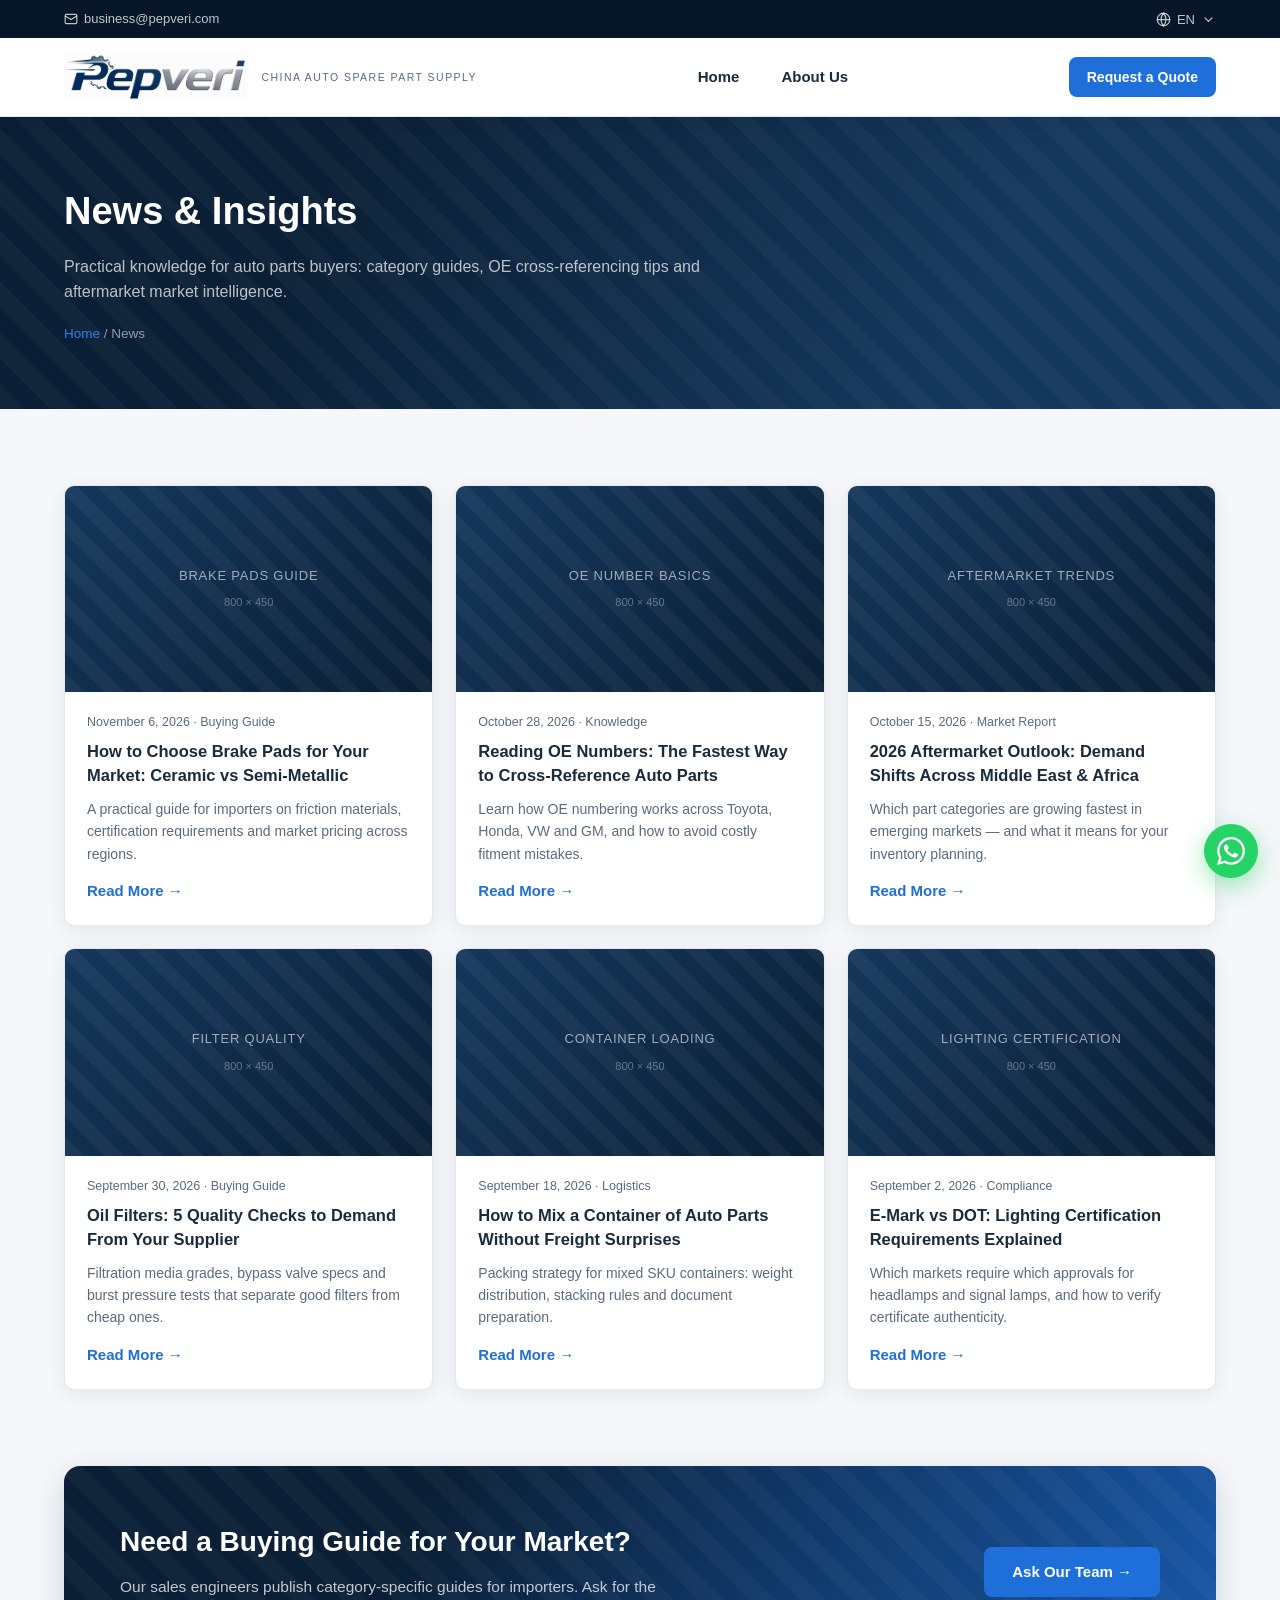
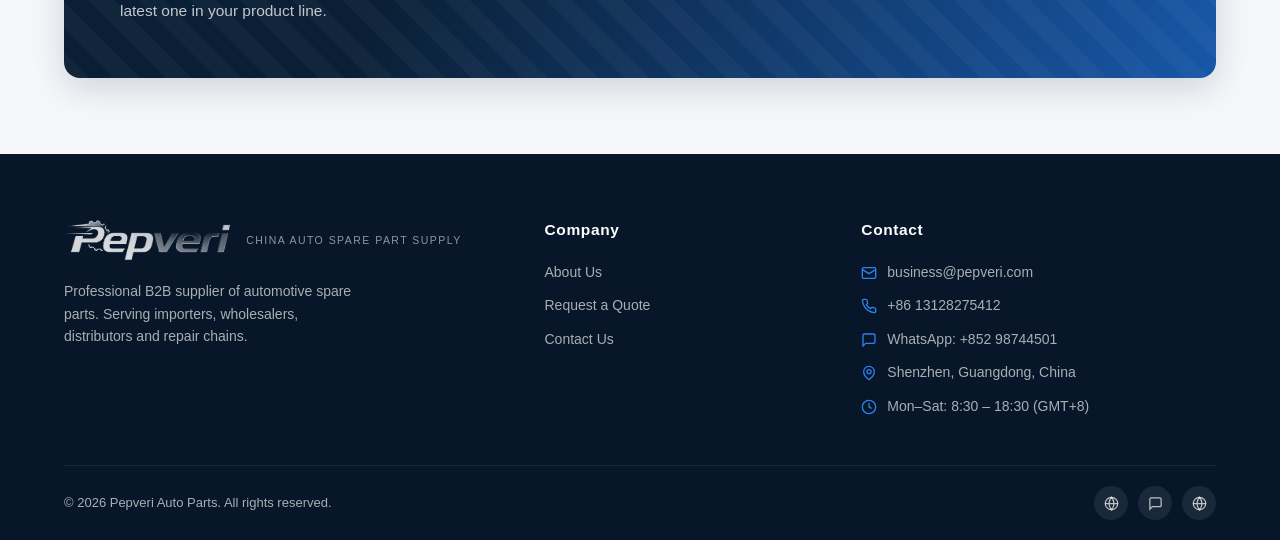
<file: news.html>
<!DOCTYPE html>
<html lang="en">
<head>
  <meta charset="UTF-8">
  <meta name="viewport" content="width=device-width, initial-scale=1.0">
  <title>News & Blog | Pepveri Auto Parts</title>
  <meta name="description" content="Auto parts industry insights, buying guides, OE number knowledge and aftermarket market trends for B2B buyers.">
  <link rel="icon" type="image/png" href="images/favicon.png">
  <link rel="apple-touch-icon" href="images/apple-touch-icon.png">
  <link rel="stylesheet" href="css/style.css">
</head>
<body>
  <div id="site-header"></div>

  <section class="page-hero">
    <div class="container">
      <h1>News &amp; Insights</h1>
      <p>Practical knowledge for auto parts buyers: category guides, OE cross-referencing tips and aftermarket market intelligence.</p>
      <div class="breadcrumb"><a href="index.html">Home</a> / News</div>
    </div>
  </section>

  <section class="section">
    <div class="container">
      <div class="news-grid">
        <a href="#" class="news-card">
          <div class="news-img"><div class="ph"><span class="ph-label">Brake Pads Guide</span><span class="ph-size">800 × 450</span></div></div>
          <div class="news-body">
            <div class="news-date">November 6, 2026 · Buying Guide</div>
            <h3>How to Choose Brake Pads for Your Market: Ceramic vs Semi-Metallic</h3>
            <p>A practical guide for importers on friction materials, certification requirements and market pricing across regions.</p>
            <span class="link-more">Read More →</span>
          </div>
        </a>
        <a href="#" class="news-card">
          <div class="news-img"><div class="ph"><span class="ph-label">OE Number Basics</span><span class="ph-size">800 × 450</span></div></div>
          <div class="news-body">
            <div class="news-date">October 28, 2026 · Knowledge</div>
            <h3>Reading OE Numbers: The Fastest Way to Cross-Reference Auto Parts</h3>
            <p>Learn how OE numbering works across Toyota, Honda, VW and GM, and how to avoid costly fitment mistakes.</p>
            <span class="link-more">Read More →</span>
          </div>
        </a>
        <a href="#" class="news-card">
          <div class="news-img"><div class="ph"><span class="ph-label">Aftermarket Trends</span><span class="ph-size">800 × 450</span></div></div>
          <div class="news-body">
            <div class="news-date">October 15, 2026 · Market Report</div>
            <h3>2026 Aftermarket Outlook: Demand Shifts Across Middle East &amp; Africa</h3>
            <p>Which part categories are growing fastest in emerging markets — and what it means for your inventory planning.</p>
            <span class="link-more">Read More →</span>
          </div>
        </a>
        <a href="#" class="news-card">
          <div class="news-img"><div class="ph"><span class="ph-label">Filter Quality</span><span class="ph-size">800 × 450</span></div></div>
          <div class="news-body">
            <div class="news-date">September 30, 2026 · Buying Guide</div>
            <h3>Oil Filters: 5 Quality Checks to Demand From Your Supplier</h3>
            <p>Filtration media grades, bypass valve specs and burst pressure tests that separate good filters from cheap ones.</p>
            <span class="link-more">Read More →</span>
          </div>
        </a>
        <a href="#" class="news-card">
          <div class="news-img"><div class="ph"><span class="ph-label">Container Loading</span><span class="ph-size">800 × 450</span></div></div>
          <div class="news-body">
            <div class="news-date">September 18, 2026 · Logistics</div>
            <h3>How to Mix a Container of Auto Parts Without Freight Surprises</h3>
            <p>Packing strategy for mixed SKU containers: weight distribution, stacking rules and document preparation.</p>
            <span class="link-more">Read More →</span>
          </div>
        </a>
        <a href="#" class="news-card">
          <div class="news-img"><div class="ph"><span class="ph-label">Lighting Certification</span><span class="ph-size">800 × 450</span></div></div>
          <div class="news-body">
            <div class="news-date">September 2, 2026 · Compliance</div>
            <h3>E-Mark vs DOT: Lighting Certification Requirements Explained</h3>
            <p>Which markets require which approvals for headlamps and signal lamps, and how to verify certificate authenticity.</p>
            <span class="link-more">Read More →</span>
          </div>
        </a>
      </div>
    </div>
  </section>

  <section class="section" style="padding-top: 0;">
    <div class="container">
      <div class="cta-band">
        <div>
          <h2>Need a Buying Guide for Your Market?</h2>
          <p>Our sales engineers publish category-specific guides for importers. Ask for the latest one in your product line.</p>
        </div>
        <a href="about.html#rfq" class="btn btn-primary">Ask Our Team →</a>
      </div>
    </div>
  </section>

  <div id="site-footer"></div>
  <script src="js/i18n.js"></script>
  <script src="js/main.js"></script>
</body>
</html>
</file>
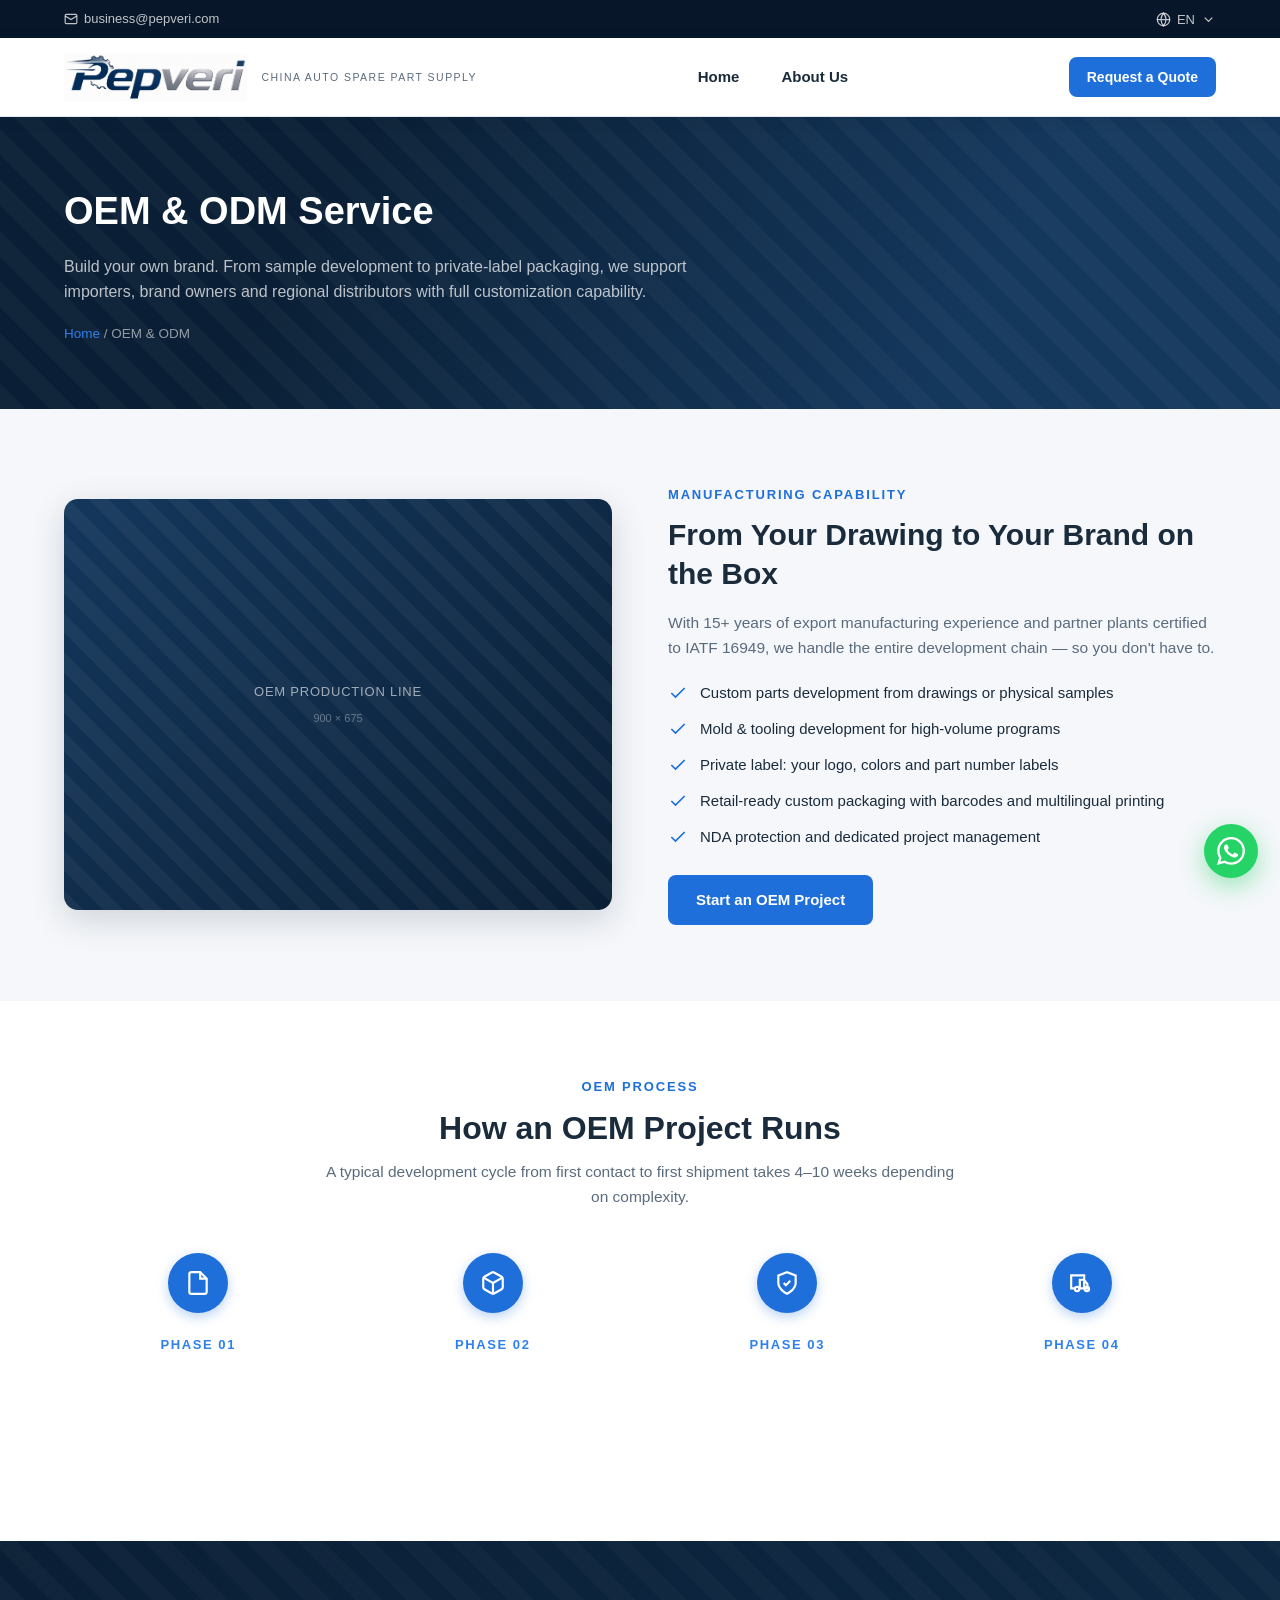
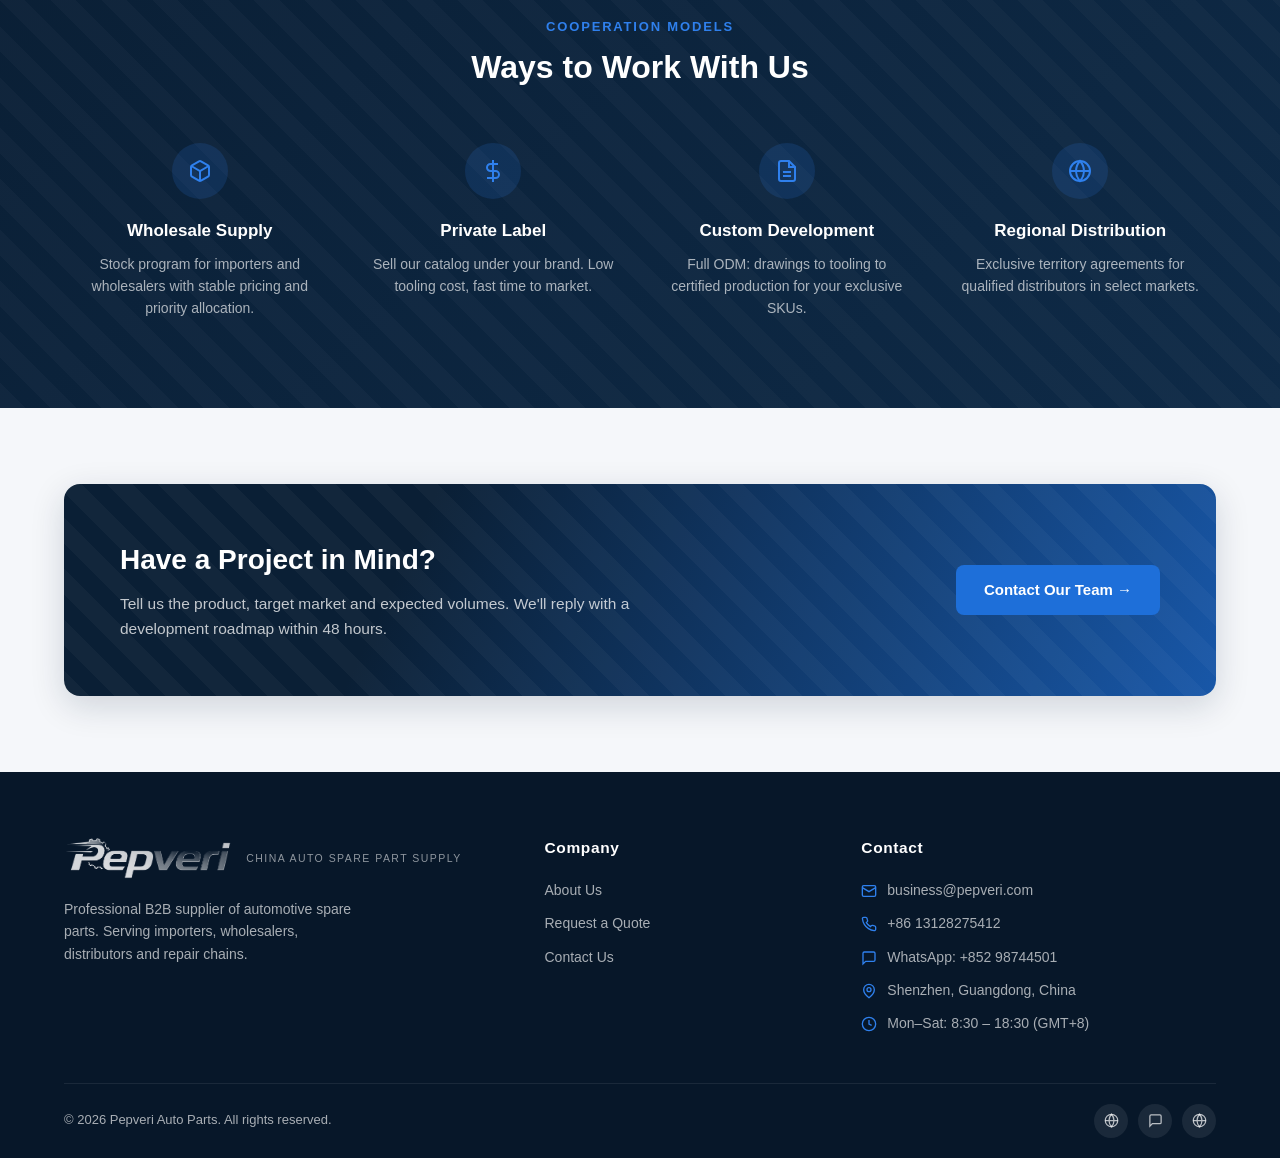
<file: oem-odm.html>
<!DOCTYPE html>
<html lang="en">
<head>
  <meta charset="UTF-8">
  <meta name="viewport" content="width=device-width, initial-scale=1.0">
  <title>OEM & ODM Service | Pepveri Auto Parts</title>
  <meta name="description" content="Pepveri OEM & ODM services: custom parts development, private label, custom packaging and branding for auto parts importers and brand owners.">
  <link rel="icon" type="image/png" href="images/favicon.png">
  <link rel="apple-touch-icon" href="images/apple-touch-icon.png">
  <link rel="stylesheet" href="css/style.css">
</head>
<body>
  <div id="site-header"></div>

  <section class="page-hero">
    <div class="container">
      <h1>OEM &amp; ODM Service</h1>
      <p>Build your own brand. From sample development to private-label packaging, we support importers, brand owners and regional distributors with full customization capability.</p>
      <div class="breadcrumb"><a href="index.html">Home</a> / OEM &amp; ODM</div>
    </div>
  </section>

  <section class="section">
    <div class="container split">
      <div class="split-img">
        <div class="ph"><span class="ph-label">OEM Production Line</span><span class="ph-size">900 × 675</span></div>
      </div>
      <div>
        <div class="eyebrow" style="color:var(--blue-600);font-size:13px;font-weight:700;letter-spacing:.14em;text-transform:uppercase;margin-bottom:10px;">Manufacturing Capability</div>
        <h2>From Your Drawing to Your Brand on the Box</h2>
        <p>With 15+ years of export manufacturing experience and partner plants certified to IATF 16949, we handle the entire development chain — so you don't have to.</p>
        <ul class="check-list">
          <li><svg viewBox="0 0 24 24" fill="none" stroke="currentColor" stroke-width="2"><path d="M20 6 9 17l-5-5"/></svg> Custom parts development from drawings or physical samples</li>
          <li><svg viewBox="0 0 24 24" fill="none" stroke="currentColor" stroke-width="2"><path d="M20 6 9 17l-5-5"/></svg> Mold &amp; tooling development for high-volume programs</li>
          <li><svg viewBox="0 0 24 24" fill="none" stroke="currentColor" stroke-width="2"><path d="M20 6 9 17l-5-5"/></svg> Private label: your logo, colors and part number labels</li>
          <li><svg viewBox="0 0 24 24" fill="none" stroke="currentColor" stroke-width="2"><path d="M20 6 9 17l-5-5"/></svg> Retail-ready custom packaging with barcodes and multilingual printing</li>
          <li><svg viewBox="0 0 24 24" fill="none" stroke="currentColor" stroke-width="2"><path d="M20 6 9 17l-5-5"/></svg> NDA protection and dedicated project management</li>
        </ul>
        <a href="about.html#rfq" class="btn btn-primary">Start an OEM Project</a>
      </div>
    </div>
  </section>

  <section class="section section--white">
    <div class="container">
      <div class="section-head center">
        <div class="eyebrow">OEM Process</div>
        <h2>How an OEM Project Runs</h2>
        <p>A typical development cycle from first contact to first shipment takes 4–10 weeks depending on complexity.</p>
      </div>
      <div class="steps-grid">
        <div class="step">
          <div class="icon-circle">
            <svg viewBox="0 0 24 24" fill="none" stroke="currentColor" stroke-width="2"><path d="M14 2H6a2 2 0 0 0-2 2v16a2 2 0 0 0 2 2h12a2 2 0 0 0 2-2V8z"/><path d="M14 2v6h6"/></svg>
          </div>
          <span class="step-no">PHASE 01</span>
          <h3>Requirement &amp; Quote</h3>
          <p>Share drawings, samples or target OE numbers. We evaluate feasibility and quote tooling + unit cost.</p>
        </div>
        <div class="step">
          <div class="icon-circle">
            <svg viewBox="0 0 24 24" fill="none" stroke="currentColor" stroke-width="2"><path d="M21 8a2 2 0 0 0-1-1.73l-7-4a2 2 0 0 0-2 0l-7 4A2 2 0 0 0 3 8v8a2 2 0 0 0 1 1.73l7 4a2 2 0 0 0 2 0l7-4A2 2 0 0 0 21 16z"/><path d="m3.3 7 8.7 5 8.7-5M12 22V12"/></svg>
          </div>
          <span class="step-no">PHASE 02</span>
          <h3>Sample Development</h3>
          <p>Prototype samples produced and shipped for your validation and fitment testing.</p>
        </div>
        <div class="step">
          <div class="icon-circle">
            <svg viewBox="0 0 24 24" fill="none" stroke="currentColor" stroke-width="2"><path d="M12 22s8-4 8-10V5l-8-3-8 3v7c0 6 8 10 8 10z"/><path d="m9 12 2 2 4-4"/></svg>
          </div>
          <span class="step-no">PHASE 03</span>
          <h3>Branding &amp; Packaging</h3>
          <p>Your logo, labels and packaging design applied after sample approval.</p>
        </div>
        <div class="step">
          <div class="icon-circle">
            <svg viewBox="0 0 24 24" fill="none" stroke="currentColor" stroke-width="2"><path d="M10 17h4V5H2v12h3m5 0h4m0 0h3v-4l-3-4h-4v8"/><circle cx="7.5" cy="17.5" r="2"/><circle cx="16.5" cy="17.5" r="2"/></svg>
          </div>
          <span class="step-no">PHASE 04</span>
          <h3>Mass Production</h3>
          <p>Batch production with full QC reports, loading supervision and export documents.</p>
        </div>
      </div>
    </div>
  </section>

  <section class="section section--navy">
    <div class="container">
      <div class="section-head center">
        <div class="eyebrow">Cooperation Models</div>
        <h2>Ways to Work With Us</h2>
      </div>
      <div class="value-grid">
        <div class="value-item">
          <div class="icon-circle">
            <svg viewBox="0 0 24 24" fill="none" stroke="currentColor" stroke-width="2"><path d="M21 8a2 2 0 0 0-1-1.73l-7-4a2 2 0 0 0-2 0l-7 4A2 2 0 0 0 3 8v8a2 2 0 0 0 1 1.73l7 4a2 2 0 0 0 2 0l7-4A2 2 0 0 0 21 16z"/><path d="m3.3 7 8.7 5 8.7-5M12 22V12"/></svg>
          </div>
          <h3>Wholesale Supply</h3>
          <p>Stock program for importers and wholesalers with stable pricing and priority allocation.</p>
        </div>
        <div class="value-item">
          <div class="icon-circle">
            <svg viewBox="0 0 24 24" fill="none" stroke="currentColor" stroke-width="2"><path d="M12 1v22M17 5H9.5a3.5 3.5 0 0 0 0 7h5a3.5 3.5 0 0 1 0 7H6"/></svg>
          </div>
          <h3>Private Label</h3>
          <p>Sell our catalog under your brand. Low tooling cost, fast time to market.</p>
        </div>
        <div class="value-item">
          <div class="icon-circle">
            <svg viewBox="0 0 24 24" fill="none" stroke="currentColor" stroke-width="2"><path d="M14 2H6a2 2 0 0 0-2 2v16a2 2 0 0 0 2 2h12a2 2 0 0 0 2-2V8z"/><path d="M14 2v6h6M16 13H8M16 17H8"/></svg>
          </div>
          <h3>Custom Development</h3>
          <p>Full ODM: drawings to tooling to certified production for your exclusive SKUs.</p>
        </div>
        <div class="value-item">
          <div class="icon-circle">
            <svg viewBox="0 0 24 24" fill="none" stroke="currentColor" stroke-width="2"><circle cx="12" cy="12" r="10"/><path d="M2 12h20M12 2a15.3 15.3 0 0 1 4 10 15.3 15.3 0 0 1-4 10 15.3 15.3 0 0 1-4-10 15.3 15.3 0 0 1 4-10z"/></svg>
          </div>
          <h3>Regional Distribution</h3>
          <p>Exclusive territory agreements for qualified distributors in select markets.</p>
        </div>
      </div>
    </div>
  </section>

  <section class="section">
    <div class="container">
      <div class="cta-band">
        <div>
          <h2>Have a Project in Mind?</h2>
          <p>Tell us the product, target market and expected volumes. We'll reply with a development roadmap within 48 hours.</p>
        </div>
        <a href="about.html#rfq" class="btn btn-primary">Contact Our Team →</a>
      </div>
    </div>
  </section>

  <div id="site-footer"></div>
  <script src="js/i18n.js"></script>
  <script src="js/main.js"></script>
</body>
</html>
</file>
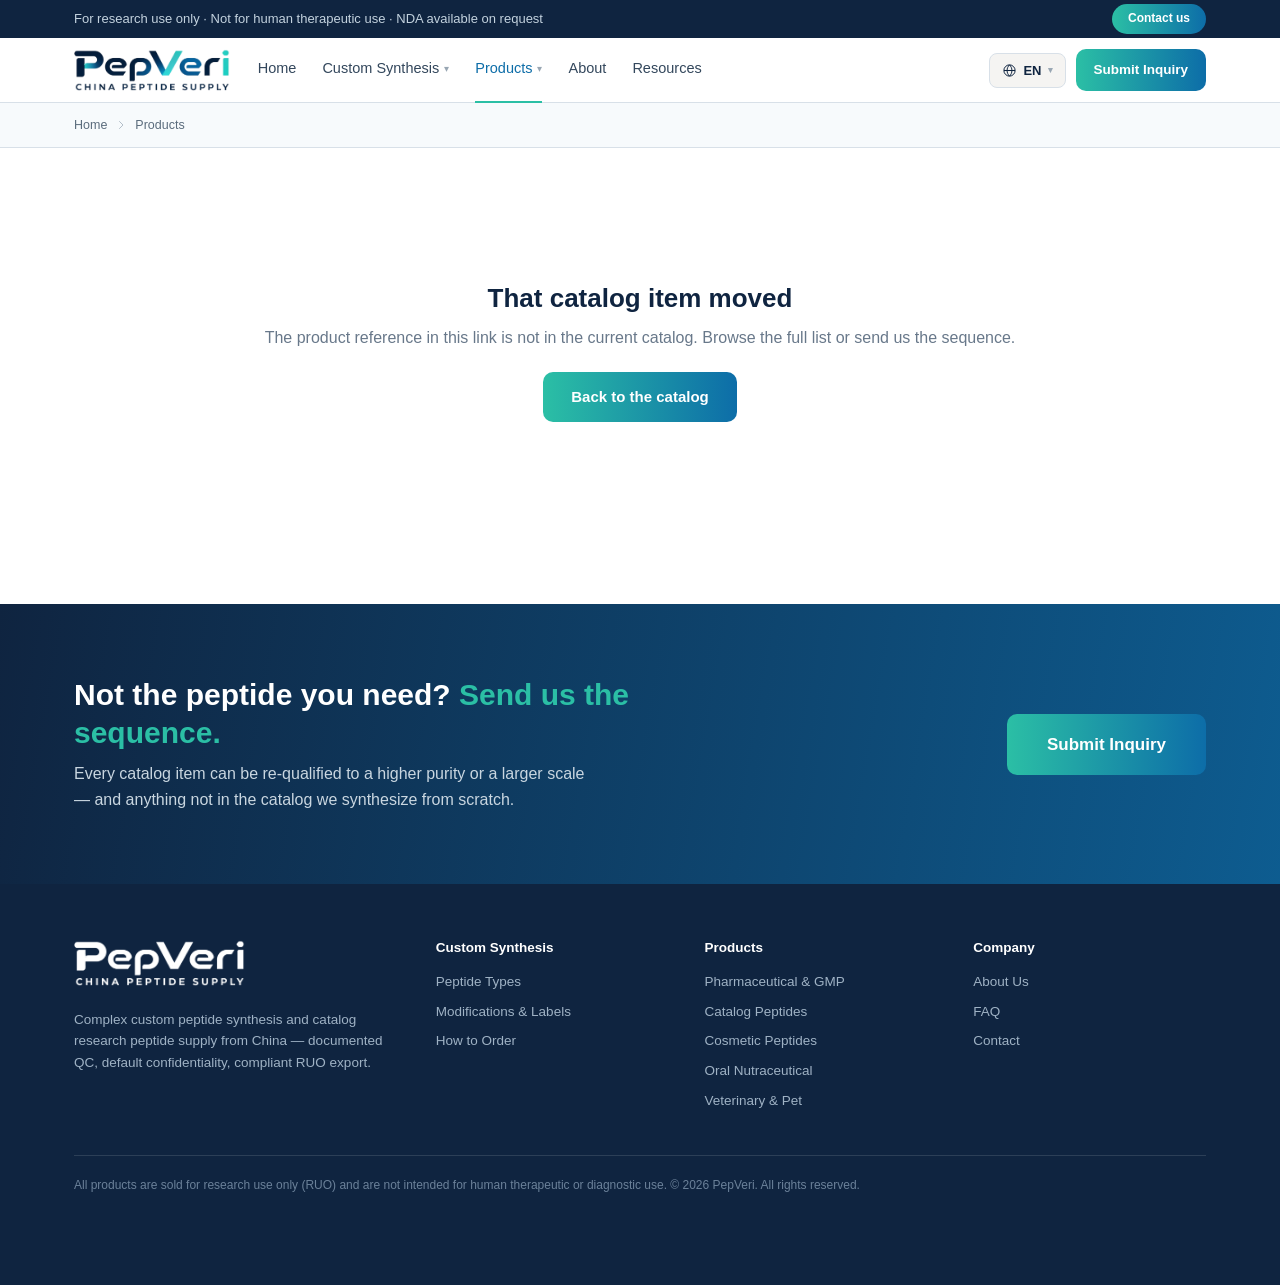
<file: product.html>
<!DOCTYPE html>
<html lang="en">
<head>
<meta charset="UTF-8">
<meta name="viewport" content="width=device-width, initial-scale=1.0">
<title>Catalog Peptides | RUO Research Peptides | PepVeri</title>
<link rel="icon" href="favicon.ico" sizes="any">
<link rel="icon" type="image/png" sizes="32x32" href="assets/favicon-32.png">
<link rel="icon" type="image/png" sizes="16x16" href="assets/favicon-16.png">
<link rel="apple-touch-icon" sizes="180x180" href="assets/apple-touch-icon.png">
<style>





:root{
  --navy:#0F2440; --blue:#0D6DA8; --teal:#2BBFA5;
  --teal-dark:#0E8A78; --blue-deep:#0A3B5C; --navy-soft:#33475C;
  --teal-tint:#E3F6F1; --blue-tint:#E6F1F9; --line:#D8E0E8; --bg:#F5F4F2;
  --grad-primary:linear-gradient(90deg,#2BBFA5 0%,#0D6DA8 100%);
  --grad-dark:linear-gradient(90deg,#0F2440 0%,#0D6DA8 100%);
  --grad-hover:linear-gradient(90deg,#0E8A78 0%,#0A5588 100%);
  --hero-overlay:rgba(15,36,64,0.90);
  --font:-apple-system,"Helvetica Neue",Arial,"PingFang SC",sans-serif;
}
*{margin:0;padding:0;box-sizing:border-box}
html{scroll-behavior:smooth}
body{font-family:var(--font);color:var(--navy-soft);background:#fff;line-height:1.6}
img{max-width:100%}
a{text-decoration:none;color:inherit}
ul{list-style:none}
.wrap{max-width:1180px;margin:0 auto;padding:0 24px}
h1,h2,h3,h4{color:var(--navy);font-weight:600;line-height:1.25}
.section{padding:72px 0}
.section.alt{background:var(--bg)}
.kicker{display:inline-block;font-size:13px;font-weight:600;letter-spacing:.08em;text-transform:uppercase;color:var(--teal-dark);margin-bottom:12px}
.section h2{font-size:32px;margin-bottom:14px}
.section .lead{max-width:760px;font-size:17px;color:var(--navy-soft)}
.btn{display:inline-flex;align-items:center;justify-content:center;gap:8px;padding:13px 28px;border-radius:8px;font-size:15px;font-weight:600;cursor:pointer;border:none;transition:all .2s;white-space:nowrap}
.btn-primary{background:var(--grad-primary);color:#fff}
.btn-primary:hover{background:var(--grad-hover);transform:translateY(-1px)}
.btn-outline{background:transparent;color:var(--teal);border:1.5px solid var(--teal)}
.btn-outline:hover{background:var(--teal-tint)}
.btn-dark{background:var(--grad-dark);color:#fff}
.btn-dark:hover{background:var(--grad-hover)}

/* ===== announcement ===== */
.announce{background:var(--navy);color:#C3D2DE;font-size:13px}
.announce .wrap{display:flex;align-items:center;justify-content:space-between;height:38px}
.announce .btn-contact{background:var(--grad-primary);color:#fff;padding:5px 16px;border-radius:99px;font-size:12px;font-weight:600}
.announce .btn-contact:hover{background:var(--grad-hover)}

/* ===== header / nav ===== */
.header{position:sticky;top:0;z-index:100;background:#fff;border-bottom:1px solid var(--line)}
.nav{display:flex;align-items:center;height:64px;gap:28px}
.logo img{height:42px;display:block}
.menu{display:flex;gap:26px;flex:1}
.menu>li{position:relative}
.menu>li>a{display:flex;align-items:center;gap:5px;padding:20px 0;font-size:14.5px;font-weight:500;color:var(--navy-soft);border-bottom:2px solid transparent}
.menu>li>a:hover{color:var(--blue)}
.menu>li>a .caret{font-size:10px;color:#98A6B3}
.nav-right{display:flex;align-items:center;gap:10px}
.lang{position:relative}
.lang>button{display:flex;align-items:center;gap:6px;background:var(--bg);border:1px solid var(--line);border-radius:8px;padding:9px 12px;font-size:13px;font-weight:600;color:var(--navy);cursor:pointer;font-family:var(--font)}
.lang-drop{display:none;position:absolute;top:110%;right:0;background:#fff;border:1px solid var(--line);border-radius:8px;min-width:150px;box-shadow:0 8px 24px rgba(15,36,64,.12);overflow:hidden}
.lang.open .lang-drop{display:block}
.lang-drop a{display:block;padding:10px 14px;font-size:13px}
.lang-drop a:hover{background:var(--teal-tint)}
.btn-nav{padding:10px 18px;font-size:13.5px}

/* ===== dropdowns (mega v2) ===== */
.nav{position:relative}
.menu>li{position:static}
.drop{position:absolute;top:100%;left:0;right:0;transform:none;background:#fff;border:1px solid var(--line);border-top:none;border-radius:0 0 16px 16px;box-shadow:0 32px 64px -20px rgba(15,36,64,.28);display:none;overflow:hidden}
.menu>li:hover .drop{display:block}
.drop::before{content:"";display:block;height:3px;background:var(--grad-primary)}
.drop-body{display:flex;align-items:stretch;padding:26px 26px 20px}
.dgroup{flex:1 1 0;min-width:0;padding-right:22px;display:flex;flex-direction:column}
.dgroup+.dgroup{border-left:1px solid var(--line);padding-left:22px}
.dgroup h4{display:flex;align-items:flex-start;gap:9px;font-size:11.5px;font-weight:700;letter-spacing:.07em;text-transform:uppercase;color:var(--navy);margin:0 0 10px;line-height:1.35;min-height:40px}
.gi{width:26px;height:26px;border-radius:8px;display:flex;align-items:center;justify-content:center;color:#fff;flex:none;background:var(--grad-primary)}
.gi.blue{background:linear-gradient(135deg,#0D6DA8,#0A3B5C)}
.gi.teal{background:linear-gradient(135deg,#2BBFA5,#0E8A78)}
.gi.navy{background:linear-gradient(135deg,#33475C,#0F2440)}
.gi svg{width:15px;height:15px;stroke:currentColor;fill:none;stroke-width:1.8;stroke-linecap:round;stroke-linejoin:round;display:block}
.subcols{display:grid;grid-template-columns:1fr 1fr;column-gap:20px}
.drop ul{min-width:0}
.drop ul li a{display:block;font-size:13px;line-height:1.4;padding:5px 0;color:#5A6B7C;transition:color .15s}
.drop ul li a:hover{color:var(--blue)}
.gmore{align-self:flex-start;margin-top:auto;padding-top:10px;font-size:12px;font-weight:600;color:var(--teal-dark);white-space:nowrap}
.gmore:hover{color:var(--teal)}
.drop-foot{display:flex;align-items:center;justify-content:space-between;gap:18px;background:linear-gradient(100deg,#0F2440 0%,#0A3B5C 70%,#0D6DA8 160%);color:#fff;padding:16px 24px}
.drop-foot b{display:block;font-size:13.5px;color:#fff;font-weight:600}
.drop-foot span{display:block;font-size:12px;color:#AFC4D4;margin-top:2px;max-width:660px}
.drop-foot .df-acts{display:flex;align-items:center;gap:16px;flex:none}
.drop-foot .btn{padding:9px 18px;font-size:12.5px}
.drop-foot .ghost{font-size:12.5px;font-weight:600;color:#7FD6C6;white-space:nowrap}
.drop-foot .ghost:hover{color:#fff}
.menu>li>a .caret{transition:transform .2s}
.menu>li:hover>a .caret{transform:rotate(180deg)}
.menu>li>a.cur{color:var(--blue);border-bottom:2px solid var(--teal)}
.hamburger{display:none;background:none;border:1px solid var(--line);border-radius:8px;padding:8px 12px;font-size:18px;cursor:pointer;color:var(--navy)}

/* ===== hero ===== */
.hero{position:relative;color:#fff;background:linear-gradient(120deg,#41586B 0%,#5B6E7E 40%,#3C4F60 70%,#586C7B 100%)}
.hero::before{content:"";position:absolute;inset:0;background:
  radial-gradient(ellipse 600px 300px at 80% 20%,rgba(255,255,255,.10),transparent 60%),
  radial-gradient(ellipse 500px 400px at 15% 90%,rgba(255,255,255,.06),transparent 60%)}
.hero-overlay{position:absolute;inset:0;background:var(--hero-overlay)}
.hero .wrap{position:relative;padding:82px 24px 74px;max-width:1180px}
.hero h1{font-size:46px;color:#fff;max-width:640px}
.hero h1 em{font-style:normal;color:var(--teal)}
.hero p.sub{margin:22px 0 34px;font-size:17px;color:#C9D6E0;max-width:620px}
.hero-cta{display:flex;gap:14px;flex-wrap:wrap}
.hero-cta .btn{padding:15px 32px;font-size:16px}
.hero-card{position:absolute;right:24px;top:90px;background:rgba(10,59,92,.92);border:1px solid rgba(43,191,165,.25);border-radius:14px;padding:26px;width:320px}
.hero-card h3{color:var(--teal);font-size:13px;letter-spacing:.06em;text-transform:uppercase;margin-bottom:16px}
.hero-card li{font-size:14px;color:#E4EDF3;padding:6px 0 6px 22px;position:relative}
.hero-card li::before{content:"";position:absolute;left:0;top:13px;width:8px;height:8px;border-radius:2px;background:var(--teal)}

/* ===== trust strip ===== */
.strip{background:var(--navy);padding:26px 0}
.strip .wrap{display:flex;justify-content:space-between;gap:20px;flex-wrap:wrap}
.strip .item{color:#fff;font-size:14.5px;display:flex;align-items:center;gap:10px}
.strip .item b{color:var(--teal)}
.strip .dot{width:9px;height:9px;border-radius:3px;background:var(--teal)}

/* ===== pathways ===== */
.paths{display:grid;grid-template-columns:1fr 1fr;gap:26px;margin-top:44px}
.path{border:1px solid var(--line);border-radius:16px;padding:34px;position:relative;transition:all .2s}
.path:hover{border-color:var(--teal);box-shadow:0 12px 32px rgba(15,36,64,.08)}
.path .tag{position:absolute;top:-13px;left:30px;background:var(--grad-primary);color:#fff;font-size:11.5px;font-weight:700;letter-spacing:.05em;padding:5px 14px;border-radius:99px}
.path h3{font-size:22px;margin-bottom:10px}
.path p{font-size:14.5px;margin-bottom:18px}
.path ul{margin-bottom:24px}
.path ul li{font-size:14px;padding:5px 0 5px 24px;position:relative}
.path ul li::before{content:"✓";position:absolute;left:0;color:var(--teal);font-weight:700}
.path .btn{width:100%}

.process-block{margin-top:56px;padding-top:44px;border-top:1px solid var(--line)}
.process-title{font-size:24px;margin-bottom:8px}
.process-sub{font-size:15px;color:var(--navy-soft);max-width:720px;margin-bottom:6px}

/* custom synthesis stepper */
.steps{display:grid;grid-template-columns:repeat(5,1fr);gap:16px;margin-top:48px}
.step{position:relative}
.step .n{width:46px;height:46px;border-radius:50%;background:var(--grad-primary);color:#fff;display:flex;align-items:center;justify-content:center;font-weight:700;font-size:17px;margin-bottom:18px;position:relative;z-index:1}
.step:not(:last-child)::after{content:"";position:absolute;top:22px;left:56px;right:-12px;height:2px;background:repeating-linear-gradient(90deg,#C9D6E0 0 6px,transparent 6px 12px)}
.step h3{font-size:15px;margin-bottom:7px}
.step p{font-size:13px;color:#68788A}
.steps-cta{display:flex;align-items:center;gap:16px;margin-top:44px;flex-wrap:wrap}

/* parallax band: fixed background, content scrolls */
.parallax{
  background:linear-gradient(rgba(15,36,64,.82),rgba(15,36,64,.82)),url("data:image/svg+xml,%3Csvg xmlns="http://www.w3.org/2000/svg" width="1920" height="1080" viewBox="0 0 1920 1080" preserveAspectRatio="xMidYMid slice"%3E%0A  %3Cdefs%3E%0A    %3ClinearGradient id="bg" x1="0" y1="0" x2="1" y2="1"%3E%0A      %3Cstop offset="0" stop-color="%230F2440"/%3E%0A      %3Cstop offset="0.55" stop-color="%23123a5e"/%3E%0A      %3Cstop offset="1" stop-color="%230D6DA8"/%3E%0A    %3C/linearGradient%3E%0A    %3CradialGradient id="glow" cx="0.72" cy="0.3" r="0.6"%3E%0A      %3Cstop offset="0" stop-color="%232BBFA5" stop-opacity="0.35"/%3E%0A      %3Cstop offset="1" stop-color="%232BBFA5" stop-opacity="0"/%3E%0A    %3C/radialGradient%3E%0A    %3CradialGradient id="glow2" cx="0.2" cy="0.8" r="0.55"%3E%0A      %3Cstop offset="0" stop-color="%230D6DA8" stop-opacity="0.5"/%3E%0A      %3Cstop offset="1" stop-color="%230D6DA8" stop-opacity="0"/%3E%0A    %3C/radialGradient%3E%0A    %3Cpattern id="grid" width="80" height="80" patternUnits="userSpaceOnUse"%3E%0A      %3Cpath d="M80 0H0v80" fill="none" stroke="%237FA8C9" stroke-opacity="0.12" stroke-width="1"/%3E%0A    %3C/pattern%3E%0A  %3C/defs%3E%0A  %3Crect width="1920" height="1080" fill="url(%23bg)"/%3E%0A  %3Crect width="1920" height="1080" fill="url(%23grid)"/%3E%0A  %3Crect width="1920" height="1080" fill="url(%23glow)"/%3E%0A  %3Crect width="1920" height="1080" fill="url(%23glow2)"/%3E%0A  %3C!-- molecular network --%3E%0A  %3Cg stroke="%237FD6C6" stroke-opacity="0.35" stroke-width="2" fill="none"%3E%0A    %3Cpath d="M1560 220 L1700 320 L1840 260"/%3E%0A    %3Cpath d="M1700 320 L1760 470"/%3E%0A    %3Cpath d="M300 840 L440 760 L560 850 L700 770"/%3E%0A    %3Cpath d="M440 760 L420 620"/%3E%0A    %3Cpath d="M1240 900 L1380 830 L1500 910"/%3E%0A  %3C/g%3E%0A  %3Cg fill="%232BBFA5" fill-opacity="0.8"%3E%0A    %3Ccircle cx="1560" cy="220" r="9"/%3E%0A    %3Ccircle cx="1700" cy="320" r="13"/%3E%0A    %3Ccircle cx="1840" cy="260" r="7"/%3E%0A    %3Ccircle cx="1760" cy="470" r="9"/%3E%0A    %3Ccircle cx="300" cy="840" r="9"/%3E%0A    %3Ccircle cx="440" cy="760" r="13"/%3E%0A    %3Ccircle cx="560" cy="850" r="8"/%3E%0A    %3Ccircle cx="700" cy="770" r="10"/%3E%0A    %3Ccircle cx="420" cy="620" r="7"/%3E%0A    %3Ccircle cx="1240" cy="900" r="9"/%3E%0A    %3Ccircle cx="1380" cy="830" r="12"/%3E%0A    %3Ccircle cx="1500" cy="910" r="7"/%3E%0A  %3C/g%3E%0A  %3Cg fill="%23FFFFFF" fill-opacity="0.14"%3E%0A    %3Ccircle cx="900" cy="180" r="5"/%3E%0A    %3Ccircle cx="1120" cy="260" r="4"/%3E%0A    %3Ccircle cx="760" cy="420" r="4"/%3E%0A    %3Ccircle cx="1020" cy="560" r="5"/%3E%0A    %3Ccircle cx="620" cy="300" r="3"/%3E%0A    %3Ccircle cx="1300" cy="520" r="4"/%3E%0A    %3Ccircle cx="860" cy="720" r="4"/%3E%0A    %3Ccircle cx="1620" cy="640" r="5"/%3E%0A  %3C/g%3E%0A%3C/svg%3E%0A") center/cover no-repeat;
  background-attachment:fixed;
}
.parallax .kicker{color:var(--teal)}
.parallax h2{color:#fff}
.parallax .lead{color:#C3D2DE}
.parallax .pillar{background:rgba(255,255,255,.08);border:1px solid rgba(255,255,255,.18);backdrop-filter:blur(6px)}
.parallax .pillar h3{color:#fff}
.parallax .pillar p{color:#C3D2DE}

/* supply chain visual cards */
.flow4{display:grid;grid-template-columns:repeat(4,1fr);gap:18px;margin-top:44px}
.fcard{background:#fff;border:1px solid var(--line);border-radius:14px;padding:18px 18px 22px;transition:all .2s;display:flex;flex-direction:column;gap:10px}
.fcard:hover{border-color:var(--teal);transform:translateY(-3px);box-shadow:0 10px 26px rgba(15,36,64,.08)}
.fcard .fig{background:linear-gradient(160deg,#F7FAFC 0%,#EAF3F7 100%);border-radius:10px;height:130px;overflow:hidden}
.fcard .fig svg{width:100%;height:100%}
.fcard h3{font-size:15.5px}
.fcard p{font-size:12.5px;color:#68788A;flex:1}
.flow-arrow{display:none}

/* ===== grids ===== */
.grid-5{display:grid;grid-template-columns:repeat(5,1fr);gap:18px;margin-top:44px}
.pcard{border-radius:14px;padding:0;overflow:hidden;background:var(--grad-primary);color:#fff;transition:all .2s;display:flex;flex-direction:column}
.pcard:hover{transform:translateY(-4px);box-shadow:0 14px 32px rgba(13,109,168,.32)}
.pcard-img{display:flex;align-items:center;justify-content:center;font-size:44px;height:120px;background:rgba(255,255,255,.14);border-bottom:1px solid rgba(255,255,255,.18)}
.pcard h3{font-size:16px;color:#fff;padding:18px 18px 6px}
.pcard p{font-size:13px;color:rgba(255,255,255,.88);padding:0 18px;flex:1}
.pcard .count{align-self:flex-start;margin:14px 18px 18px;font-size:12px;font-weight:700;color:#fff;background:rgba(255,255,255,.18);border:1px solid rgba(255,255,255,.3);border-radius:99px;padding:4px 12px}
.btn-white{background:#fff;color:var(--navy)}
.btn-white:hover{background:var(--teal-tint);transform:translateY(-1px)}
.grid-types{display:grid;grid-template-columns:repeat(5,1fr);gap:18px;margin-top:44px}
.tcard{border:1px solid var(--line);border-radius:14px;padding:20px;background:#fff;transition:all .2s;display:flex;flex-direction:column;gap:8px}
.tcard:hover{border-color:var(--blue);transform:translateY(-3px);box-shadow:0 10px 26px rgba(15,36,64,.08)}
.tcard .ic{width:38px;height:38px;border-radius:10px;background:var(--blue-tint);display:flex;align-items:center;justify-content:center;font-size:17px}
.tcard h3{font-size:15px}
.tcard p{font-size:12.5px;color:#68788A;flex:1}
.tcard .link{font-size:13px;font-weight:600;color:var(--blue)}
.chips{display:flex;flex-wrap:wrap;gap:12px;margin-top:36px}
.chip{border:1px solid var(--line);border-radius:99px;padding:10px 20px;font-size:14px;font-weight:500;color:var(--navy-soft);background:#fff;transition:all .2s}
.chip:hover{border-color:var(--teal);color:var(--teal-dark);background:var(--teal-tint)}

/* ===== why / pillars ===== */
.pillars{display:grid;grid-template-columns:repeat(3,1fr);gap:26px;margin-top:44px}
.pillar{background:#fff;border:1px solid var(--line);border-radius:16px;padding:32px}
.pillar .num{font-size:13px;font-weight:700;color:var(--teal);margin-bottom:10px}
.pillar h3{font-size:19px;margin-bottom:10px}
.pillar p{font-size:14px}

/* ===== QC ===== */
.qc{display:grid;grid-template-columns:1.1fr 1fr;gap:48px;align-items:center}
.qc-visual{background:#fff;border:1px solid var(--line);border-radius:14px;padding:20px}
.qc-visual .chart{height:210px;border-radius:8px;background:linear-gradient(180deg,#FDFEFE,#F2F6F8);position:relative;overflow:hidden}
.qc-visual .chart svg{position:absolute;inset:0;width:100%;height:100%}
.qc-visual .cap{display:flex;justify-content:space-between;font-size:11.5px;color:#8895A1;margin-top:10px}
.qc ul li{padding:9px 0 9px 30px;position:relative;font-size:15px}
.qc ul li::before{content:"✓";position:absolute;left:0;top:9px;width:20px;height:20px;border-radius:50%;background:var(--teal-tint);color:var(--teal-dark);font-size:12px;font-weight:700;display:flex;align-items:center;justify-content:center}

/* ===== FAQ ===== */
.faq details{border:1px solid var(--line);border-radius:12px;background:#fff;margin-bottom:12px;overflow:hidden}
.faq summary{padding:18px 22px;font-weight:600;color:var(--navy);cursor:pointer;font-size:15.5px;list-style:none;display:flex;justify-content:space-between;align-items:center}
.faq summary::after{content:"+";font-size:20px;color:var(--teal);transition:transform .2s}
.faq details[open] summary::after{transform:rotate(45deg)}
.faq .a{padding:0 22px 18px;font-size:14.5px}

/* ===== CTA band ===== */
.cta-band{background:linear-gradient(100deg,var(--navy) 0%,var(--blue) 130%);color:#fff;padding:72px 0}
.cta-band .wrap{display:flex;align-items:center;justify-content:space-between;gap:30px;flex-wrap:wrap}
.cta-band h2{color:#fff;font-size:30px;max-width:560px}
.cta-band h2 em{font-style:normal;color:var(--teal)}
.cta-band p{color:#C9D6E0;margin-top:10px;max-width:520px}

/* ===== footer ===== */
footer{background:var(--navy);color:#9FB2C4;font-size:13.5px;padding:56px 0 90px}
.foot-grid{display:grid;grid-template-columns:1.4fr 1fr 1fr 1fr;gap:36px;margin-bottom:36px}
.foot-grid img{height:46px;margin-bottom:16px}
.foot-grid h4{color:#fff;font-size:13.5px;margin-bottom:14px}
.foot-grid li{margin-bottom:8px}
.foot-grid a:hover{color:var(--teal)}
.ruo{border-top:1px solid rgba(255,255,255,.12);padding-top:20px;font-size:12px;color:#6B8199}

/* mobile sticky */
.sticky-cta{display:none;position:fixed;bottom:0;left:0;right:0;padding:10px 14px calc(10px + env(safe-area-inset-bottom));background:rgba(255,255,255,.96);border-top:1px solid var(--line);z-index:99}
.sticky-cta .btn{width:100%}

/* ===== responsive ===== */
@media(max-width:1020px){
  .menu{display:none;position:absolute;top:64px;left:0;right:0;background:#fff;flex-direction:column;gap:0;padding:10px 24px 24px;border-bottom:1px solid var(--line);box-shadow:0 20px 40px rgba(15,36,64,.12);max-height:calc(100vh - 64px);overflow:auto}
  .menu.open{display:flex}
  .menu>li{border-bottom:1px solid var(--line)}
  .menu>li:last-child{border-bottom:none}
  .menu>li>a{padding:15px 0;width:100%}
  .drop{position:static;transform:none;display:none!important;box-shadow:none;border:none;padding:0 0 14px;min-width:0;flex-direction:column}
  .menu>li.acc-open .drop{display:flex!important}
  .menu>li.has-acc>a::after{content:"▾";margin-left:auto;font-size:12px;color:#98A6B3}
  .drop::before{display:none}
  .drop-body{flex-direction:column;padding:12px 4px 4px}
  .dgroup{padding:0}
  .dgroup+.dgroup{border-left:none;border-top:1px solid var(--line);margin-top:14px;padding-top:14px;padding-left:0}
  .dgroup h4{font-size:12px;min-height:0;margin-bottom:10px}
  .drop ul li a{font-size:13.5px;padding:6px 0}
  .subcols{grid-template-columns:1fr;column-gap:0}
  .drop-foot{flex-direction:column;align-items:flex-start;gap:10px;padding:14px 16px;margin:10px 0 8px;border-radius:12px}
  .drop-foot .df-acts{flex-wrap:wrap}
  .hamburger{display:block}
  .nav{gap:12px}
  .btn-nav{display:none}
  .grid-5,.grid-types{grid-template-columns:repeat(2,1fr)}
  .flow4{grid-template-columns:repeat(2,1fr)}
  .steps{grid-template-columns:1fr;gap:0}
  .step{padding:0 0 26px 66px}
  .step .n{position:absolute;left:0;top:0;margin-bottom:0}
  .step:not(:last-child)::after{top:50px;left:23px;right:auto;bottom:-4px;width:2px;height:auto;background:repeating-linear-gradient(180deg,#C9D6E0 0 6px,transparent 6px 12px)}
  .pillars{grid-template-columns:1fr}
  .paths{grid-template-columns:1fr}
  .qc{grid-template-columns:1fr}
  .hero-card{display:none}
  .hero h1{font-size:34px}
  .foot-grid{grid-template-columns:1fr 1fr}
  .sticky-cta{display:block}
  footer{padding-bottom:120px}
  .announce .txt{font-size:11px}
}
@media(max-width:560px){
  .grid-5,.grid-types{grid-template-columns:1fr}
  .flow4{grid-template-columns:1fr}
  .hero .wrap{padding:64px 24px 80px}
  .hero h1{font-size:29px}
  .foot-grid{grid-template-columns:1fr}
}
/* iOS Safari doesn't support fixed attachment — fall back to scrolling bg */
@media(max-width:1020px){
  .parallax{background-attachment:scroll}
}






/* ===== service page ===== */
.mtable{width:100%;border-collapse:collapse;background:#fff;border-radius:14px;overflow:hidden;box-shadow:0 1px 3px rgba(15,36,64,.06);margin-top:44px;font-size:14px}
.mtable thead{background:var(--navy);color:#fff;text-align:left}
.mtable th{padding:14px 18px;font-size:13px;letter-spacing:.04em;text-transform:uppercase}
.mtable td{padding:13px 18px;border-top:1px solid var(--line);color:var(--navy-soft);vertical-align:top}
.mtable td:first-child{font-weight:600;color:var(--navy)}
.table-wrap{overflow-x:auto}
.tiers{display:grid;grid-template-columns:repeat(4,1fr);gap:18px;margin-top:44px}
.tier{background:#fff;border:1px solid var(--line);border-radius:16px;padding:26px 22px;transition:all .2s}
.tier:hover{transform:translateY(-3px);box-shadow:0 10px 26px rgba(15,36,64,.08)}
.tier.featured{border:2px solid var(--teal);background:linear-gradient(180deg,#fff, var(--teal-tint))}
.tname{display:block;font-size:13px;font-weight:700;letter-spacing:.06em;text-transform:uppercase;color:var(--teal-dark);margin-bottom:6px}
.tpct{display:block;font-size:26px;font-weight:800;color:var(--navy);margin-bottom:10px}
.tier p{font-size:13px;color:#68788A}

/* rich pathway cards */
.paths{grid-template-columns:1fr 1fr;gap:24px}
.path{padding:32px;display:flex;flex-direction:column}
.path h3{font-size:21px;margin-bottom:8px}
.path p{font-size:13.8px;color:#5A6B7C;line-height:1.7;margin-bottom:0}
.path h4{font-size:10.5px;letter-spacing:.09em;text-transform:uppercase;color:var(--teal-dark);margin:20px 0 8px}
.path ul.feat li{font-size:13.2px;padding:6px 0 6px 24px;position:relative;line-height:1.6;color:var(--navy-soft)}
.path ul.feat li::before{content:"\2713";position:absolute;left:0;top:7px;color:var(--teal);font-weight:700;font-size:12px}
.path .apps{display:flex;flex-wrap:wrap;gap:6px;margin:4px 0 22px}
.path .apps span{font-size:11.4px;background:#F3F7F9;border:1px solid var(--line);border-radius:6px;padding:4px 9px;color:#5A6B7C;line-height:1.4}
.path .btn{margin-top:auto;align-self:flex-start}
.path .tag{position:static;display:inline-block;align-self:flex-start;margin-bottom:14px}

/* certifications */
.cert-grid{display:grid;grid-template-columns:repeat(4,1fr);gap:18px;margin-top:44px}
.cert{background:#fff;border:1px solid var(--line);border-radius:14px;padding:24px;transition:all .2s}
.cert:hover{border-color:var(--teal);box-shadow:0 10px 26px rgba(15,36,64,.07)}
.cert .ico{width:34px;height:34px;border-radius:9px;background:var(--teal-tint);color:var(--teal-dark);margin-bottom:14px}
.cert .ico svg{width:18px;height:18px}
.cert h3{font-size:14.5px;margin-bottom:6px}
.cert p{font-size:12.6px;color:#68788A;line-height:1.6}

/* guarantee */
.guarantee{background:linear-gradient(135deg,#0F2440 0%,#0A3B5C 70%,#0D6DA8 170%);border-radius:18px;padding:36px;display:grid;grid-template-columns:1.45fr 1fr;gap:32px;align-items:center;margin-top:44px}
.guarantee h3{color:#fff;font-size:22px;margin-bottom:10px}
.guarantee p{color:#B9CBD9;font-size:13.6px;line-height:1.8}
.g-stats{display:grid;grid-template-columns:1fr 1fr;gap:14px}
.g-stat{background:rgba(255,255,255,.07);border:1px solid rgba(255,255,255,.14);border-radius:12px;padding:14px 16px}
.g-stat b{display:block;color:#fff;font-size:18px;font-weight:700}
.g-stat span{display:block;color:#9FB8C9;font-size:11.3px;margin-top:3px;line-height:1.4}

@media(max-width:1020px){
  .paths{grid-template-columns:1fr}
  .tiers,.cert-grid{grid-template-columns:repeat(2,1fr)}
  .guarantee{grid-template-columns:1fr;padding:30px}
}
@media(max-width:560px){
  .tiers,.cert-grid{grid-template-columns:1fr}
  .path{padding:26px}
  .path h3{font-size:19px}
}
/* ===== polish pass ===== */
.ico{display:flex;align-items:center;justify-content:center}
.ico svg{width:100%;height:100%;stroke:currentColor;fill:none;stroke-width:1.5;stroke-linecap:round;stroke-linejoin:round;display:block}
.btn{border-radius:10px}
/* hero: add depth + technical grid so the dark area is not flat */
.hero{background:linear-gradient(120deg,#132E4E 0%,#183D61 45%,#0F2440 100%)}
.hero::after{content:"";position:absolute;inset:0;pointer-events:none;background-image:
  radial-gradient(circle at 86% 2%,rgba(43,191,165,.13),transparent 52%),
  linear-gradient(rgba(255,255,255,.032) 1px,transparent 1px),
  linear-gradient(90deg,rgba(255,255,255,.032) 1px,transparent 1px);
  background-size:auto,96px 96px,96px 96px;
  -webkit-mask-image:linear-gradient(180deg,rgba(0,0,0,.95),rgba(0,0,0,.30))}
.hero .wrap{z-index:2}
.hero h1{letter-spacing:-.012em}
/* pathway cards: pill inside the card, buttons no longer full width */
.path .tag{position:static;display:inline-block;margin-bottom:14px}
.path .btn{width:auto;align-self:flex-start;padding:12px 26px;font-size:14px}
/* parallax: solid navy fallback so text survives if the image fails */
.parallax{background-color:var(--navy)}
.parallax .lead{color:#D9E4ED}
.parallax .pillar p{color:#CFDBE5}
/* tables: closed border + radius */
.table-wrap{border:1px solid var(--line);border-radius:14px;background:#fff;overflow-x:auto;box-shadow:0 2px 10px rgba(15,36,64,.05)}
.mtable{border-radius:0;box-shadow:none;margin-top:0}
.mtable tbody tr:last-child td{border-bottom:none}
/* faq centered, blog cards equal height */
.faq{margin-left:auto;margin-right:auto}
.post{display:flex;flex-direction:column}
.post .meta{margin-top:auto;padding-top:8px}

/* ===== mobile polish ===== */
.announce .btn-contact{white-space:nowrap}
@media(max-width:560px){
  .announce .wrap{height:auto;min-height:34px;padding:7px 16px;gap:10px}
  .announce .txt{font-size:10px;line-height:1.4;flex:1;min-width:0}
  .announce .btn-contact{flex:0 0 auto;padding:5px 12px;font-size:11px}
  .hero-cta{gap:10px}
  .hero-cta .btn{width:100%}
  .pcard-img{height:86px}
  .pcard h3{min-height:0;padding:16px 16px 4px}
  .pcard .count{margin:10px 16px 16px}
  .section{padding:56px 0}
  .section h2{font-size:26px}
  .section .lead{font-size:15.5px}
  .hero h1.h-page{font-size:26px}
}
@media(max-width:1020px){
  .hero h1.h-page{font-size:31px}
}






/* ===== product detail ===== */
.crumb{background:#F7FAFC;border-bottom:1px solid var(--line);font-size:12.5px;color:#7A8896;padding:12px 0}
.crumb .wrap{display:flex;align-items:center;gap:8px;flex-wrap:wrap}
.crumb a{color:#5A6B7C}
.crumb a:hover{color:var(--blue)}
.crumb svg{width:12px;height:12px;stroke:#B3BEC9;fill:none;stroke-width:2;stroke-linecap:round;stroke-linejoin:round;flex:none}
.crumb .here{color:var(--navy);font-weight:600}

.pd{padding:44px 0 72px}
.pd-grid{display:grid;grid-template-columns:minmax(0,1fr) 348px;gap:52px;align-items:start}


/* side */
.pd-side{position:sticky;top:96px;display:flex;flex-direction:column;gap:16px}
.scard{border:1px solid var(--line);border-radius:16px;padding:24px 22px;background:#fff;box-shadow:0 1px 3px rgba(15,36,64,.05)}
.scard.dark{background:linear-gradient(160deg,#0F2440,#123C5E);border-color:transparent;color:#C3D2DE}
.scard .slab{font-size:11px;font-weight:700;letter-spacing:.09em;text-transform:uppercase;color:var(--teal-dark)}
.scard.dark .slab{color:var(--teal)}
.scard .big{display:block;font-size:21px;font-weight:700;color:var(--navy);margin:8px 0 6px;line-height:1.3}
.scard.dark .big{color:#fff}
.scard p{font-size:13px;line-height:1.6;color:#68788A;margin-bottom:16px}
.scard.dark p{color:#A9BCCC}
.scard .btn{width:100%;justify-content:center;margin-bottom:9px;font-size:13.5px;padding:12px 18px}
.scard.dark .btn-primary{background:var(--grad-primary)}
.scard.dark .btn-outline{border-color:rgba(255,255,255,.35);color:#fff}
.scard.dark .btn-outline:hover{background:rgba(255,255,255,.12)}
.sfacts{list-style:none;margin-top:16px;padding-top:16px;border-top:1px solid rgba(255,255,255,.14);display:flex;flex-direction:column;gap:9px}
.sfacts li{display:flex;gap:9px;font-size:12.5px;color:#C3D2DE;line-height:1.45}
.sfacts svg{width:15px;height:15px;stroke:var(--teal);fill:none;stroke-width:2;stroke-linecap:round;stroke-linejoin:round;flex:none;margin-top:1px}
.packs{display:flex;gap:7px;flex-wrap:wrap;margin-bottom:14px}
.pack{font-size:12px;font-weight:600;color:var(--navy-soft);border:1px solid var(--line);background:#FAFCFD;border-radius:8px;padding:5px 11px}
.help{font-size:12.5px;color:#7A8896;line-height:1.6;margin-bottom:12px}
.contact-list{list-style:none;display:flex;flex-direction:column;gap:9px;margin-bottom:18px}
.contact-list li{display:flex;align-items:center;gap:9px;font-size:13px}
.contact-list svg{width:16px;height:16px;stroke:var(--blue);fill:none;stroke-width:1.7;stroke-linecap:round;stroke-linejoin:round;flex:none}
.contact-list a{color:var(--navy);font-weight:500}
.contact-list a:hover{color:var(--blue)}
.help a{color:var(--blue);font-weight:600}

.pd-load{padding:90px 0;text-align:center;color:#8895A1;font-size:14px}
.pd-missing{padding:90px 0 110px;text-align:center}
.pd-missing h1{font-size:26px;margin-bottom:10px}
.pd-missing p{color:#68788A;margin-bottom:22px}

@media(max-width:1020px){
  .pd-grid{grid-template-columns:1fr;gap:34px}
  .pd-side{position:static;flex-direction:row;flex-wrap:wrap}
  .pd-side .scard{flex:1 1 300px}
}
@media(max-width:720px){
  .pd{padding:30px 0 52px}
  .pd-side{flex-direction:column}
}

/* ===== product detail v2 — data-rich layout ===== */
.v2-head{padding-top:4px}
.v2-tags{display:flex;flex-wrap:wrap;gap:8px;margin-bottom:15px}
.v2-tag{font-size:10.8px;font-weight:700;letter-spacing:.05em;text-transform:uppercase;border-radius:99px;padding:5px 11px;background:#EEF2F5;color:#5A6B7C}
.v2-tag.line{background:var(--blue-tint);color:var(--blue-deep)}
.v2-tag.grade{background:var(--teal-tint);color:var(--teal-dark)}
h1.v2-h1{font-size:33px;line-height:1.2;margin:0 0 10px;letter-spacing:-.01em}
.v2-alias{font-size:13px;color:#7E8C99;line-height:1.65;margin:0 0 20px}
.v2-alias b{color:#5A6B7C;font-weight:600}

/* merged hero: sequence card + key facts */
.v2-hero{margin:0 0 4px;scroll-margin-top:100px}
.v2-seq{background:linear-gradient(135deg,#0F2440 0%,#123553 100%);border-radius:14px 14px 0 0;padding:20px 22px 18px;position:relative}
.v2-seq .lbl{display:block;font-size:10px;letter-spacing:.11em;text-transform:uppercase;color:#6FD3C2;font-weight:700;margin-bottom:9px}
.v2-seq code{font-family:ui-monospace,SFMono-Regular,Menlo,Consolas,monospace;font-size:13.8px;line-height:1.9;letter-spacing:.055em;color:#E9F2F7;word-break:break-all;display:block;padding-right:60px}
.v2-seq .cta{position:absolute;top:15px;right:15px;font-size:11px;font-weight:600;color:#A9C0D0;background:rgba(255,255,255,.1);border:1px solid rgba(255,255,255,.24);border-radius:7px;padding:5px 10px;cursor:pointer;font-family:var(--font)}
.v2-seq .cta:hover{background:rgba(255,255,255,.18);color:#fff}
.v2-mol{display:grid;grid-template-columns:repeat(3,1fr);background:var(--line);gap:1px;border:1px solid var(--line);border-top:0;border-radius:0 0 14px 14px;overflow:hidden}
.v2-mol>div{background:#fff;padding:12px 15px;min-width:0}
.v2-mol span{display:block;font-size:10.3px;letter-spacing:.06em;text-transform:uppercase;color:#98A6B3;margin-bottom:5px}
.v2-mol b{font-size:13px;color:var(--navy);font-weight:600;font-family:ui-monospace,Menlo,monospace;display:block;white-space:nowrap;overflow:hidden;text-overflow:ellipsis}
.v2-mol.txt b{font-family:var(--font);white-space:normal;line-height:1.5;font-size:12.8px}

.v2-jump{display:flex;gap:6px;flex-wrap:wrap;margin-top:22px;padding-bottom:20px;border-bottom:1px solid var(--line)}
.v2-jump a{font-size:12px;font-weight:600;color:#5A6B7C;background:#fff;border:1px solid var(--line);border-radius:99px;padding:6px 13px;text-decoration:none;transition:.16s}
.v2-jump a:hover{color:var(--teal-dark);border-color:var(--teal);background:var(--teal-tint)}

.v2-sec{margin-top:40px;scroll-margin-top:100px}
.v2-sec>h2{font-size:11.5px;letter-spacing:.1em;text-transform:uppercase;color:var(--teal-dark);font-weight:700;margin:0 0 18px;display:flex;align-items:center;gap:12px}
.v2-sec>h2::after{content:"";height:1px;flex:1;background:var(--line)}
.v2-p{font-size:14.8px;line-height:1.82;color:var(--navy-soft);margin:0 0 14px}
.v2-p:last-child{margin-bottom:0}

/* specifications — grouped card */
.v2-spec{display:block;margin:0;background:#fff;border:1px solid var(--line);border-radius:14px;overflow:hidden;box-shadow:0 1px 3px rgba(15,36,64,.05)}
.v2-spec .sgroup+.sgroup{border-top:1px solid var(--line)}
.v2-spec .ghead{display:flex;align-items:center;gap:8px;background:#F0F6FA;border-bottom:1px solid var(--line);padding:9px 20px;font-size:10.4px;letter-spacing:.08em;text-transform:uppercase;color:var(--blue-deep);font-weight:700}
.v2-spec .ghead::before{content:"";width:7px;height:7px;border-radius:2px;background:var(--teal);flex:none}
.v2-spec .rows{position:relative;display:grid;grid-template-columns:1fr 1fr;column-gap:40px;padding:4px 20px}
.v2-spec .rows::after{content:"";position:absolute;top:8px;bottom:8px;left:calc(50% - .5px);width:1px;background:#EDF1F5}
.v2-spec .row{display:flex;justify-content:space-between;align-items:baseline;gap:14px;padding:11px 0;border-bottom:1px dashed #E3EAF0;font-size:13.2px;line-height:1.55;min-width:0}
.v2-spec .row dt{color:#7E8C99;flex:none;max-width:44%}
.v2-spec .row dd{color:var(--navy);text-align:right;margin:0;font-weight:500;min-width:0}
.v2-spec .rows .row:nth-last-child(1),.v2-spec .rows .row:nth-last-child(2){border-bottom:none}

.v2-apps{display:grid;grid-template-columns:1fr 1fr;gap:9px 26px;margin:0;padding:0;list-style:none}
.v2-apps li{position:relative;padding-left:24px;font-size:13.4px;line-height:1.62;color:var(--navy-soft)}
.v2-apps li svg{position:absolute;left:0;top:3px;width:14px;height:14px;stroke:var(--teal);fill:none;stroke-width:2.2;stroke-linecap:round;stroke-linejoin:round}

.v2-docs{display:grid;grid-template-columns:1fr 1fr;gap:11px}
.v2-doc{display:flex;gap:12px;background:#fff;border:1px solid var(--line);border-radius:11px;padding:14px 16px}
.v2-doc .di{flex:none;width:30px;height:30px;border-radius:8px;background:var(--blue-tint);display:flex;align-items:center;justify-content:center}
.v2-doc .di svg{width:15px;height:15px;stroke:var(--blue-deep);fill:none;stroke-width:1.7;stroke-linecap:round;stroke-linejoin:round}
.v2-doc b{display:block;font-size:13.2px;color:var(--navy);margin-bottom:3px}
.v2-doc p{font-size:12.3px;color:#7E8C99;line-height:1.6;margin:0}

.v2-rel{display:grid;grid-template-columns:1fr 1fr;gap:11px}
.v2-rc{position:relative;display:block;background:#fff;border:1px solid var(--line);border-radius:12px;padding:15px 17px;text-decoration:none;transition:.18s}
.v2-rc:hover{border-color:var(--teal);box-shadow:0 8px 22px rgba(15,36,64,.08);transform:translateY(-2px)}
.v2-rc b{display:block;font-size:13.6px;color:var(--navy);font-weight:650;line-height:1.4;padding-right:78px}
.v2-rc .m{display:block;margin-top:6px;font-size:11.6px;color:#93A1AE}
.v2-rc .bd{position:absolute;top:13px;right:13px;font-size:9.4px;font-weight:700;letter-spacing:.05em;text-transform:uppercase;border-radius:99px;padding:3px 8px;background:var(--teal-tint);color:var(--teal-dark)}

.v2-compliance{margin-top:14px;border-left:3px solid #C9D6E2;background:#F7F9FB;border-radius:0 10px 10px 0;padding:15px 18px;font-size:12.6px;line-height:1.72;color:#5A6B7C}
.v2-compliance b{color:var(--navy);display:block;margin-bottom:4px;font-size:11.6px;letter-spacing:.03em;text-transform:uppercase}

.v2-moq{display:flex;justify-content:space-between;gap:12px;font-size:12.4px;padding:10px 0 0;margin-top:12px;border-top:1px dashed var(--line);color:#7E8C99}
.v2-moq b{color:var(--navy);font-weight:600;text-align:right}
.v2-fine{margin-top:10px;font-size:11.2px;line-height:1.6;color:#9AA8B4}

@media(max-width:1080px){
  .v2-mol{grid-template-columns:1fr 1fr}
  .v2-spec .rows{grid-template-columns:1fr}
  .v2-spec .rows::after{display:none}
  .v2-spec .rows .row:nth-last-child(2){border-bottom:1px dashed #E3EAF0}
  .v2-spec .rows .row:last-child{border-bottom:none}
  .v2-apps,.v2-docs,.v2-rel{grid-template-columns:1fr}
}
@media(max-width:560px){
  h1.v2-h1{font-size:26px}
  .v2-mol{grid-template-columns:1fr}
  .v2-seq code{font-size:12.6px;padding-right:0}
  .v2-seq .cta{position:static;display:inline-block;margin-top:12px}
  .v2-sec{margin-top:32px}
  .v2-spec .ghead,.v2-spec .rows{padding-left:15px;padding-right:15px}
}
</style>
<meta name="description" content="Catalog research peptides from PepVeri: sequence, purity, CAS and CoA data for every RUO batch, with packs from 1 mg and worldwide cold-chain delivery.">
</head>
<body>
<!-- announcement bar -->
<div class="announce">
  <div class="wrap">
    <span class="txt">For research use only · Not for human therapeutic use · NDA available on request</span>
    <a class="btn-contact" href="inquiry.html">Contact us</a>
  </div>
</div>

<!-- header -->
<header class="header">
  <div class="wrap nav">
    <a class="logo" href="index.html"><img src="assets/logo.png" alt="PepVeri — China Peptide Supply"></a>
    <button class="hamburger" id="hamburger" aria-label="Menu">☰</button>
    <ul class="menu" id="menu">
      <li><a href="index.html">Home</a></li>
      <li class="has-acc">
        <a href="custom-synthesis.html">Custom Synthesis <span class="caret">▾</span></a>
        <div class="drop">
          <div class="drop-body">
            <div class="dgroup">
              <h4><span class="gi"><svg viewBox="0 0 24 24"><path d="M4 5.5h16v11H12l-4.6 3.6v-3.6H4z"/><path d="M8.6 11.2l2.4 2.4 4.5-4.6"/></svg></span>Custom Peptide Types</h4>
              <div class="subcols">
                <ul>
                  <li><a href="custom-synthesis.html#types">Linear Peptides</a></li>
                  <li><a href="custom-synthesis.html#types">Disulfide-Bridged Peptides</a></li>
                  <li><a href="custom-synthesis.html#types">Head-to-Tail Cyclic Peptides</a></li>
                  <li><a href="custom-synthesis.html#types">Sidechain-Cyclized Peptides</a></li>
                  <li><a href="custom-synthesis.html#types">TBMB Bicyclic Peptides</a></li>
                </ul>
                <ul>
                  <li><a href="custom-synthesis.html#types">Stapled-Helix Peptides</a></li>
                  <li><a href="custom-synthesis.html#types">Branched / MAP Peptides</a></li>
                  <li><a href="custom-synthesis.html#types">Retro-Inverso Peptides</a></li>
                  <li><a href="custom-synthesis.html#types">Glycopeptides</a></li>
                  <li><a href="custom-synthesis.html#types">Lipidated / PEGylated Peptides</a></li>
                </ul>
              </div>
              <a class="gmore" href="inquiry.html">Other type? Ask our chemists →</a>
            </div>
            <div class="dgroup">
              <h4><span class="gi blue"><svg viewBox="0 0 24 24"><path d="M9.3 3h5.4M10.4 3v6L5.7 17.6A2.4 2.4 0 0 0 7.8 21h8.4a2.4 2.4 0 0 0 2.1-3.4L13.6 9V3"/><path d="M8 15.4h8"/></svg></span>Modifications &amp; Labels</h4>
              <div class="subcols">
                <ul>
                  <li><a href="custom-synthesis.html#mods">N-Terminal Acetylation</a></li>
                  <li><a href="custom-synthesis.html#mods">C-Terminal Amidation</a></li>
                  <li><a href="custom-synthesis.html#mods">Phosphorylation</a></li>
                  <li><a href="custom-synthesis.html#mods">Biotin Labeling</a></li>
                </ul>
                <ul>
                  <li><a href="custom-synthesis.html#mods">Fluorophore Labeling</a></li>
                  <li><a href="custom-synthesis.html#mods">Isotope Labeling</a></li>
                  <li><a href="custom-synthesis.html#mods">Fluorogenic Substrates</a></li>
                  <li><a href="custom-synthesis.html#mods">Carrier Protein Conjugation</a></li>
                </ul>
              </div>
              <a class="gmore" href="inquiry.html">Custom modifications welcome →</a>
            </div>
          </div>
          <div class="drop-foot">
            <div>
              <b>Have a sequence ready?</b>
              <span>Feasibility review and a firm quote within 1 business day — NDA available before you share anything sensitive.</span>
            </div>
            <div class="df-acts">
              <a class="btn btn-primary" href="inquiry.html">Submit Inquiry</a>
              <a class="ghost" href="custom-synthesis.html#process">How ordering works →</a>
            </div>
          </div>
        </div>
      </li>
      <li class="has-acc">
        <a href="products.html" class="cur">Products <span class="caret">▾</span></a>
        <div class="drop">
          <div class="drop-body">
            <div class="dgroup">
              <h4><span class="gi"><svg viewBox="0 0 24 24"><g transform="rotate(-45 12 12)"><rect x="2.6" y="8.6" width="18.8" height="6.8" rx="3.4"/><path d="M12 8.6v6.8"/></g></svg></span>Pharmaceutical &amp; GMP</h4>
              <ul>
                <li><a href="products.html?sub=pre-gmp-cgmp-api-peptides#gmp">Pre-GMP / cGMP API Peptides</a></li>
                <li><a href="products.html?sub=adc-linker-peptides#research">ADC Linker Peptides</a></li>
                <li><a href="products.html?sub=glp-1-endocrine-metabolic-peptides#research">GLP-1 / Metabolic Peptides</a></li>
                <li><a href="products.html?sub=impurity-reference-peptides#gmp">Impurity Reference Standards</a></li>
              </ul>
              <a class="gmore" href="products.html#gmp">View line · ~40 SKUs →</a>
            </div>
            <div class="dgroup">
              <h4><span class="gi blue"><svg viewBox="0 0 24 24"><circle cx="5.6" cy="6.4" r="2.6"/><circle cx="18.4" cy="6.4" r="2.6"/><circle cx="12" cy="18" r="2.6"/><path d="M8.1 7.4 10.7 15.8M15.9 7.4 13.3 15.8M8.2 6.4h7.6"/></svg></span>Catalog Research Peptides</h4>
              <ul>
                <li><a href="products.html?sub=ion-channel-toxin-peptides#research">Ion Channel Toxin Peptides</a></li>
                <li><a href="products.html?sub=bioactive-research-peptides#research">Bioactive Research Peptides</a></li>
                <li><a href="products.html?sub=antimicrobial-peptides-amp#research">Antimicrobial Peptides (AMP)</a></li>
                <li><a href="products.html?sub=amyloid-tau-neurodegeneration-peptides#research">Amyloid &amp; Tau Peptides</a></li>
                <li><a href="products.html?sub=tag-epitope-peptides#research">Tag &amp; Epitope Peptides</a></li>
              </ul>
              <a class="gmore" href="products.html#research">All 10 families →</a>
            </div>
            <div class="dgroup">
              <h4><span class="gi teal"><svg viewBox="0 0 24 24"><path d="M12 3.2c3.4 4 5.9 7.1 5.9 9.9a5.9 5.9 0 1 1-11.8 0c0-2.8 2.5-5.9 5.9-9.9z"/><path d="M9.7 13.7a2.6 2.6 0 0 0 2.3 2.5"/></svg></span>Cosmetic Peptides</h4>
              <ul>
                <li><a href="products.html?sub=signal-peptides-matrixyl-family#cosmetic">Signal Peptides (Matrixyl family)</a></li>
                <li><a href="products.html?sub=melanin-enzyme-inhibitor-repair-peptides#cosmetic">Enzyme-Inhibitor &amp; Repair</a></li>
                <li><a href="products.html?sub=carrier-peptides#cosmetic">Carrier Peptides</a></li>
                <li><a href="products.html?sub=carrier-peptides#cosmetic">Copper Peptide (GHK-Cu)</a></li>
              </ul>
              <a class="gmore" href="products.html#cosmetic">View line · ~20 SKUs →</a>
            </div>
            <div class="dgroup">
              <h4><span class="gi navy"><svg viewBox="0 0 24 24"><path d="M20 4C11 4.4 4.6 9 4.6 15.4A4.6 4.6 0 0 0 9.2 20C15.4 20 20 13.4 20 4z"/><path d="M5.2 19.8c2.6-4.6 6-7.6 10.4-9.6"/></svg></span>Oral Nutraceutical</h4>
              <ul>
                <li><a href="products.html?sub=bioactive-food-peptides#nutra">Bioactive Food Peptides</a></li>
                <li><a href="products.html?sub=collagen-oligopeptides#nutra">Collagen Oligopeptides</a></li>
                <li><a href="products.html?sub=synthetic-bioactive-oral-peptides#nutra">Synthetic Oral Bioactives</a></li>
              </ul>
              <a class="gmore" href="products.html#nutra">View line · ~15 SKUs →</a>
            </div>
            <div class="dgroup">
              <h4><span class="gi teal"><svg viewBox="0 0 24 24"><circle cx="6.8" cy="9.2" r="2"/><circle cx="12" cy="7.2" r="2"/><circle cx="17.2" cy="9.2" r="2"/><path d="M12 11.8c-2.9 0-4.9 2.2-4.9 4.5A3.4 3.4 0 0 0 10.5 19.7h3a3.4 3.4 0 0 0 3.4-3.4c0-2.3-2-4.5-4.9-4.5z"/></svg></span>Veterinary &amp; Pet Health</h4>
              <ul>
                <li><a href="products.html?sub=feed-additive-antimicrobial-peptides#vet">Feed-Additive AMPs</a></li>
                <li><a href="products.html?sub=pet-skincare-wound-care-peptides#vet">Pet Skincare &amp; Wound Care</a></li>
                <li><a href="products.html#vet">Pet Joint &amp; Mobility</a></li>
              </ul>
              <a class="gmore" href="products.html#vet">View line · ~15 SKUs →</a>
            </div>
          </div>
          <div class="drop-foot">
            <div>
              <b>300+ SKUs across five product lines</b>
              <span>Every catalog item ships with HPLC &amp; MS data and a batch CoA — RUO compliant, export-screened, cold-chain delivered.</span>
            </div>
            <div class="df-acts">
              <a class="btn btn-primary" href="products.html">View All Products</a>
              <a class="ghost" href="inquiry.html">Request bulk pricing →</a>
            </div>
          </div>
        </div>
      </li>
      <li><a href="about.html">About</a></li>
      <li><a href="resources.html">Resources</a></li>
    </ul>
    <div class="nav-right">
      <div class="lang" id="lang">
        <button id="langBtn"><svg viewBox="0 0 24 24" fill="none" stroke="currentColor" stroke-width="1.6" style="width:15px;height:15px;flex:none"><circle cx="12" cy="12" r="9"/><path d="M3.2 12h17.6"/><path d="M12 3c2.5 2.4 3.9 5.6 3.9 9s-1.4 6.6-3.9 9c-2.5-2.4-3.9-5.6-3.9-9s1.4-6.6 3.9-9z"/></svg> EN <span style="font-size:9px;color:#98A6B3">▾</span></button>
        <div class="lang-drop">
          <a href="#" style="color:var(--teal-dark);font-weight:600">English</a>
          <a href="#" style="color:#98A6B3;cursor:default">中文（coming soon）</a>
        </div>
      </div>
      <a class="btn btn-primary btn-nav" href="inquiry.html">Submit Inquiry</a>
    </div>
  </div>
</header>






<div class="crumb">
  <div class="wrap" id="crumb">
    <a href="index.html">Home</a>
    <svg viewBox="0 0 24 24"><path d="m9 5 7 7-7 7"/></svg>
    <a href="products.html">Products</a>
    <span id="crumbRest"></span>
  </div>
</div>

<main class="pd">
  <div class="wrap">
    <div id="pdRoot" class="pd-load">Loading product…</div>
  </div>
</main>

<!-- CTA band -->
<section class="cta-band" id="contact">
  <div class="wrap">
    <div>
      <h2>Not the peptide you need? <em>Send us the sequence.</em></h2>
      <p>Every catalog item can be re-qualified to a higher purity or a larger scale — and anything not in the catalog we synthesize from scratch.</p>
    </div>
    <a class="btn btn-primary" href="inquiry.html" style="padding:17px 40px;font-size:17px">Submit Inquiry</a>
  </div>
</section>
<!-- footer -->
<footer>
  <div class="wrap">
    <div class="foot-grid">
      <div>
        <img src="assets/logo-white.png" alt="PepVeri">
        <p>Complex custom peptide synthesis and catalog research peptide supply from China — documented QC, default confidentiality, compliant RUO export.</p>
      </div>
      <div>
        <h4>Custom Synthesis</h4>
        <ul>
          <li><a href="custom-synthesis.html#types">Peptide Types</a></li>
          <li><a href="custom-synthesis.html#mods">Modifications &amp; Labels</a></li>
          <li><a href="custom-synthesis.html#process">How to Order</a></li>
        </ul>
      </div>
      <div>
        <h4>Products</h4>
        <ul>
          <li><a href="products.html#gmp">Pharmaceutical &amp; GMP</a></li>
          <li><a href="products.html#research">Catalog Peptides</a></li>
          <li><a href="products.html#cosmetic">Cosmetic Peptides</a></li>
          <li><a href="products.html#nutra">Oral Nutraceutical</a></li>
          <li><a href="products.html#vet">Veterinary &amp; Pet</a></li>
        </ul>
      </div>
      <div>
        <h4>Company</h4>
        <ul>
          <li><a href="about.html">About Us</a></li>
          <li><a href="resources.html#faq">FAQ</a></li>
          <li><a href="inquiry.html">Contact</a></li>
        </ul>
      </div>
    </div>
    <div class="ruo">All products are sold for research use only (RUO) and are not intended for human therapeutic or diagnostic use. © 2026 PepVeri. All rights reserved.</div>
  </div>
</footer>

<!-- mobile sticky CTA -->
<div class="sticky-cta"><a class="btn btn-primary" href="inquiry.html">Submit Inquiry</a></div>

<script>
const langBtn=document.getElementById('langBtn'),lang=document.getElementById('lang');
langBtn.addEventListener('click',e=>{e.stopPropagation();lang.classList.toggle('open')});
document.addEventListener('click',()=>lang.classList.remove('open'));
const ham=document.getElementById('hamburger'),menu=document.getElementById('menu');
ham.addEventListener('click',()=>menu.classList.toggle('open'));
document.querySelectorAll('.menu>li.has-acc>a').forEach(a=>{
  a.addEventListener('click',e=>{
    if(window.innerWidth<=1020){e.preventDefault();const li=a.parentElement;li.classList.toggle('acc-open');}
  });
});
</script>

<script src="assets/data/index.js"></script>
<script src="assets/product.js"></script>

</body>
</html>
</file>
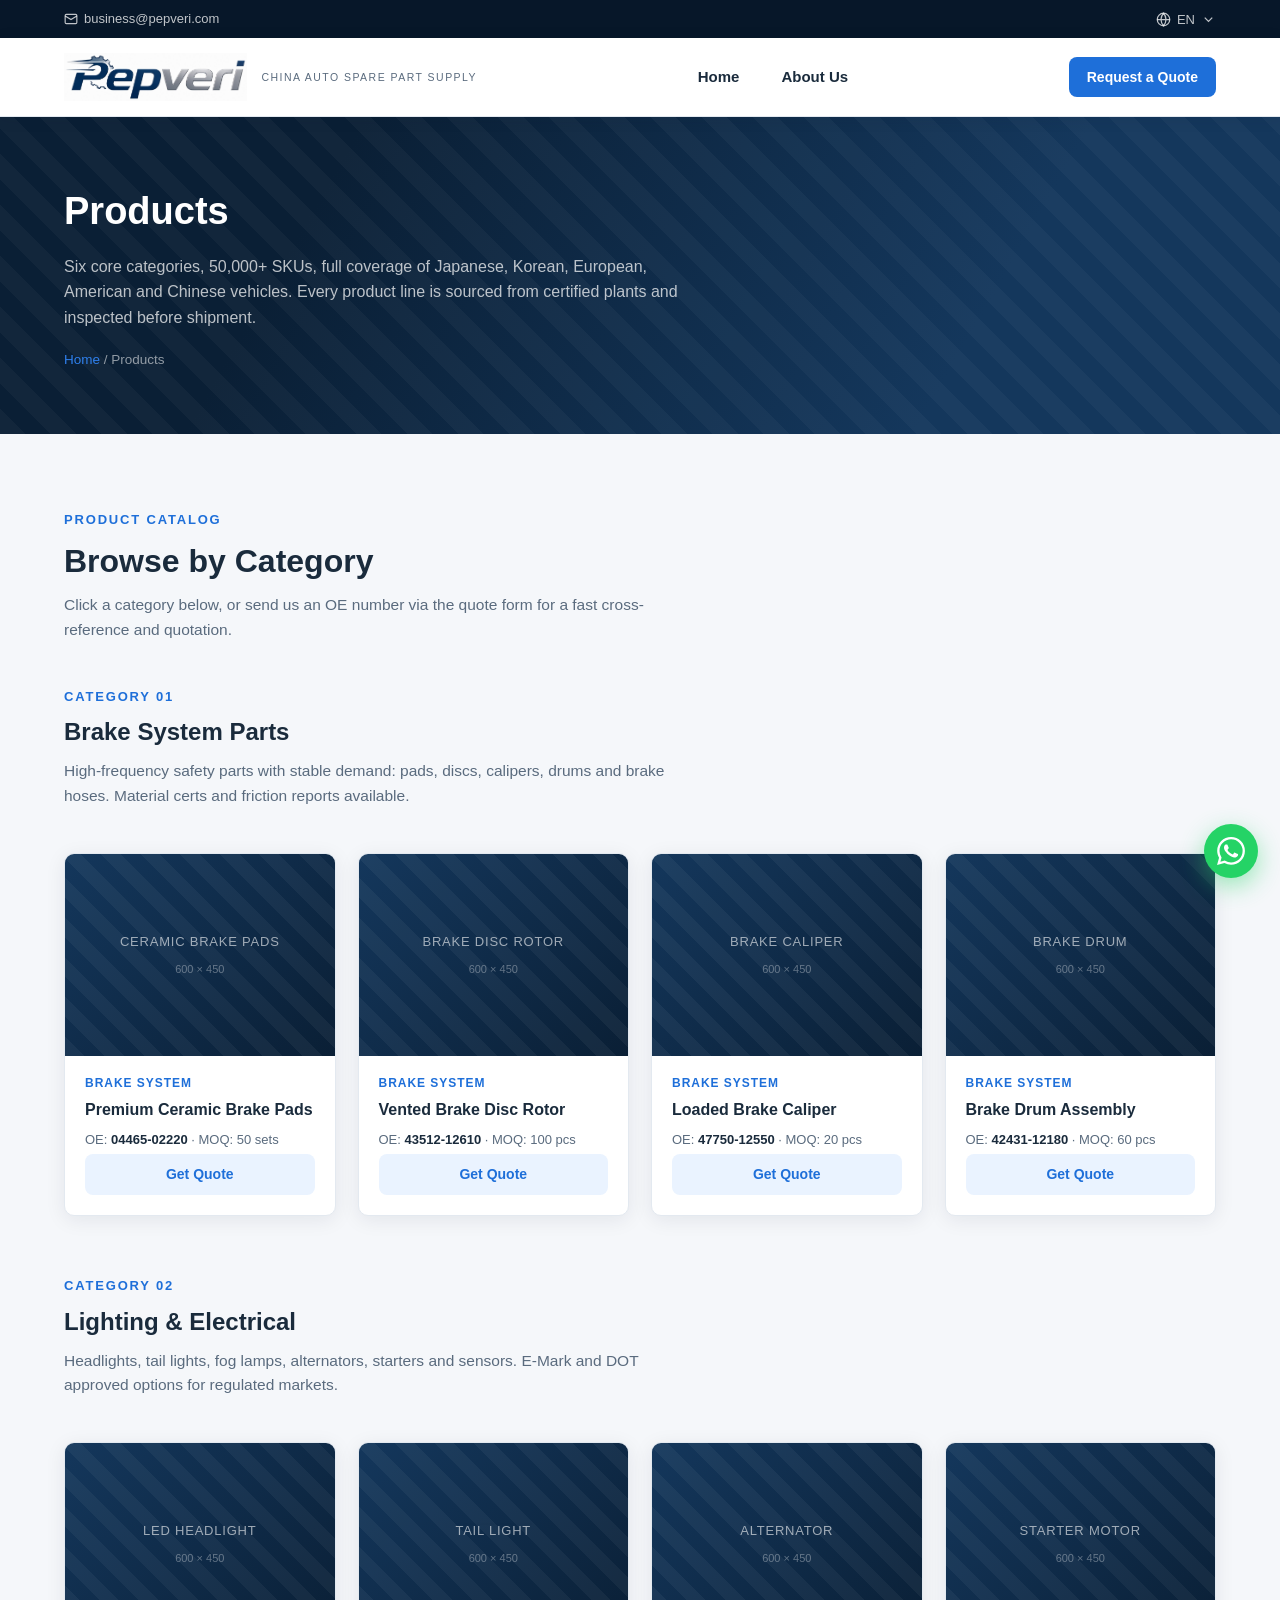
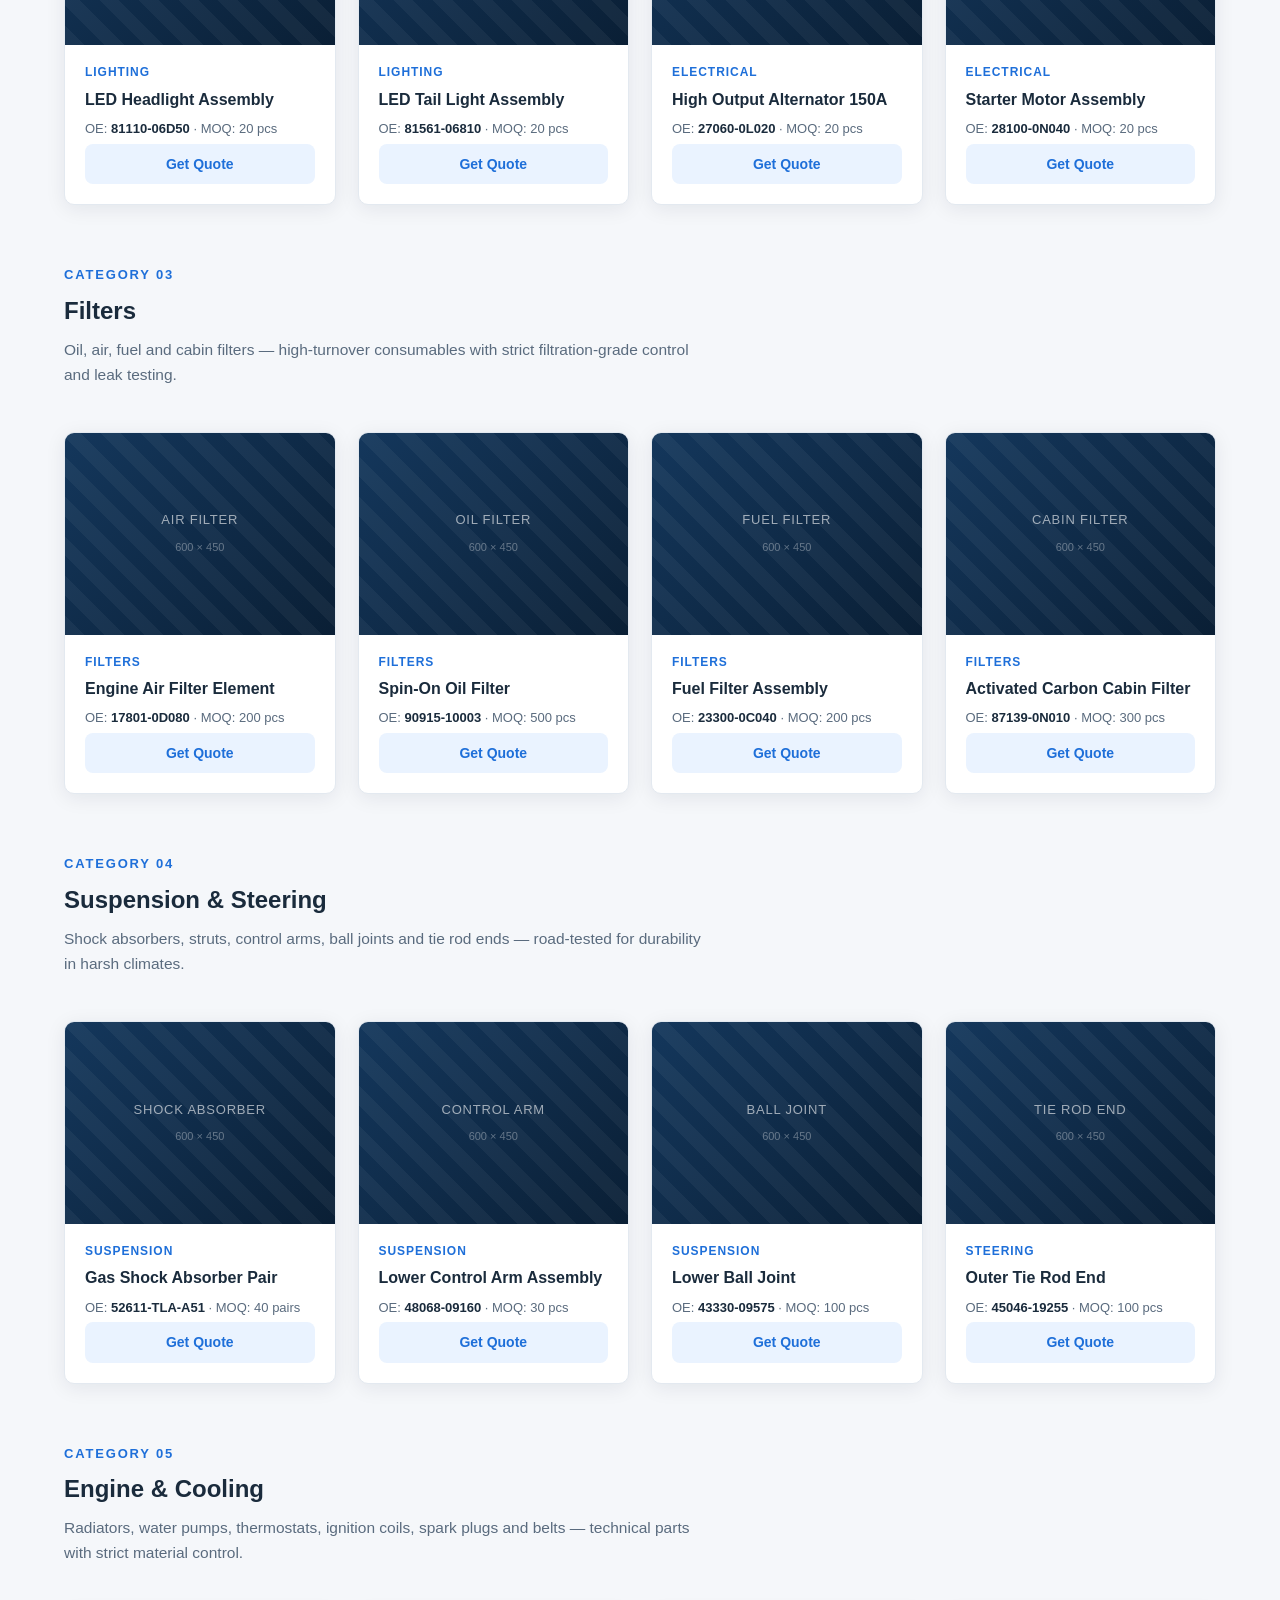
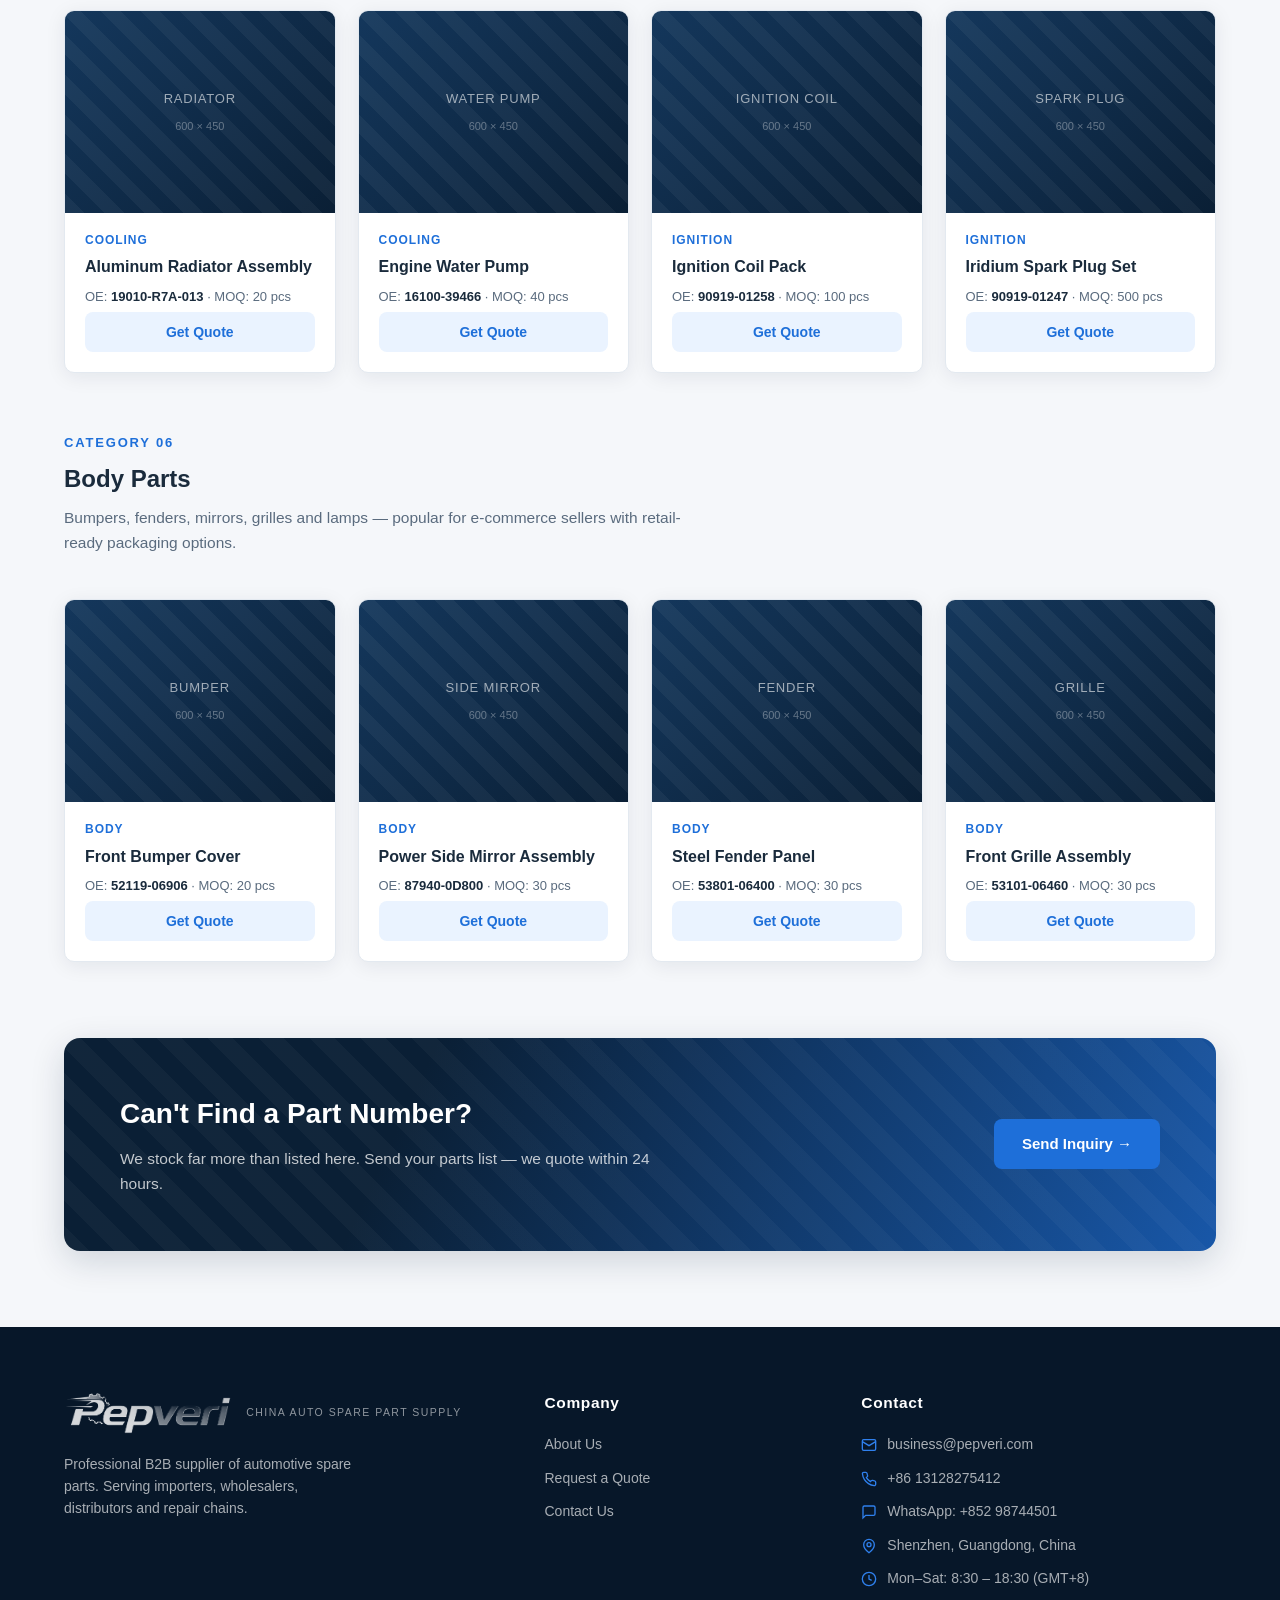
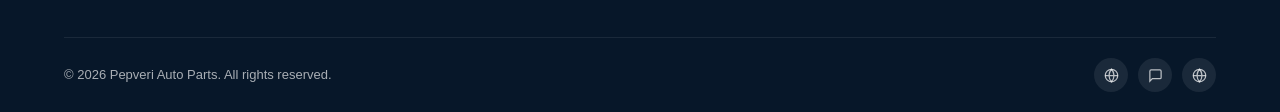
<file: products.html>
<!DOCTYPE html>
<html lang="en">
<head>
  <meta charset="UTF-8">
  <meta name="viewport" content="width=device-width, initial-scale=1.0">
  <title>Products | Pepveri Auto Parts — Brake, Filters, Lighting, Suspension & More</title>
  <meta name="description" content="Browse Pepveri's auto parts catalog: brake systems, filters, lighting & electrical, suspension & steering, engine & cooling, and body parts. 50,000+ SKUs for global B2B buyers.">
  <link rel="icon" type="image/png" href="images/favicon.png">
  <link rel="apple-touch-icon" href="images/apple-touch-icon.png">
  <link rel="stylesheet" href="css/style.css">
</head>
<body>
  <div id="site-header"></div>

  <!-- ============ PAGE HERO ============ -->
  <section class="page-hero">
    <div class="container">
      <h1>Products</h1>
      <p>Six core categories, 50,000+ SKUs, full coverage of Japanese, Korean, European, American and Chinese vehicles. Every product line is sourced from certified plants and inspected before shipment.</p>
      <div class="breadcrumb"><a href="index.html">Home</a> / Products</div>
    </div>
  </section>

  <!-- ============ CATEGORY INTRO + PRODUCTS ============ -->
  <section class="section">
    <div class="container">
      <div class="section-head">
        <div class="eyebrow">Product Catalog</div>
        <h2>Browse by Category</h2>
        <p>Click a category below, or send us an OE number via the quote form for a fast cross-reference and quotation.</p>
      </div>

      <!-- Brake System -->
      <div id="brake" class="section-head-row" style="margin-top: 12px;">
        <div class="section-head" style="margin-bottom:0">
          <div class="eyebrow">Category 01</div>
          <h2 style="font-size:24px">Brake System Parts</h2>
          <p>High-frequency safety parts with stable demand: pads, discs, calipers, drums and brake hoses. Material certs and friction reports available.</p>
        </div>
      </div>
      <div class="prod-grid" style="margin-top: 26px;">
        <div class="prod-card">
          <div class="prod-img"><div class="ph"><span class="ph-label">Ceramic Brake Pads</span><span class="ph-size">600 × 450</span></div></div>
          <div class="prod-body">
            <div class="prod-cat">Brake System</div>
            <h3>Premium Ceramic Brake Pads</h3>
            <div class="prod-meta">OE: <strong>04465-02220</strong> · MOQ: 50 sets</div>
            <a href="about.html#rfq" class="btn btn-ghost btn-sm">Get Quote</a>
          </div>
        </div>
        <div class="prod-card">
          <div class="prod-img"><div class="ph"><span class="ph-label">Brake Disc Rotor</span><span class="ph-size">600 × 450</span></div></div>
          <div class="prod-body">
            <div class="prod-cat">Brake System</div>
            <h3>Vented Brake Disc Rotor</h3>
            <div class="prod-meta">OE: <strong>43512-12610</strong> · MOQ: 100 pcs</div>
            <a href="about.html#rfq" class="btn btn-ghost btn-sm">Get Quote</a>
          </div>
        </div>
        <div class="prod-card">
          <div class="prod-img"><div class="ph"><span class="ph-label">Brake Caliper</span><span class="ph-size">600 × 450</span></div></div>
          <div class="prod-body">
            <div class="prod-cat">Brake System</div>
            <h3>Loaded Brake Caliper</h3>
            <div class="prod-meta">OE: <strong>47750-12550</strong> · MOQ: 20 pcs</div>
            <a href="about.html#rfq" class="btn btn-ghost btn-sm">Get Quote</a>
          </div>
        </div>
        <div class="prod-card">
          <div class="prod-img"><div class="ph"><span class="ph-label">Brake Drum</span><span class="ph-size">600 × 450</span></div></div>
          <div class="prod-body">
            <div class="prod-cat">Brake System</div>
            <h3>Brake Drum Assembly</h3>
            <div class="prod-meta">OE: <strong>42431-12180</strong> · MOQ: 60 pcs</div>
            <a href="about.html#rfq" class="btn btn-ghost btn-sm">Get Quote</a>
          </div>
        </div>
      </div>

      <!-- Lighting & Electrical -->
      <div id="lighting" class="section-head-row" style="margin-top: 60px;">
        <div class="section-head" style="margin-bottom:0">
          <div class="eyebrow">Category 02</div>
          <h2 style="font-size:24px">Lighting &amp; Electrical</h2>
          <p>Headlights, tail lights, fog lamps, alternators, starters and sensors. E-Mark and DOT approved options for regulated markets.</p>
        </div>
      </div>
      <div class="prod-grid" style="margin-top: 26px;">
        <div class="prod-card">
          <div class="prod-img"><div class="ph"><span class="ph-label">LED Headlight</span><span class="ph-size">600 × 450</span></div></div>
          <div class="prod-body">
            <div class="prod-cat">Lighting</div>
            <h3>LED Headlight Assembly</h3>
            <div class="prod-meta">OE: <strong>81110-06D50</strong> · MOQ: 20 pcs</div>
            <a href="about.html#rfq" class="btn btn-ghost btn-sm">Get Quote</a>
          </div>
        </div>
        <div class="prod-card">
          <div class="prod-img"><div class="ph"><span class="ph-label">Tail Light</span><span class="ph-size">600 × 450</span></div></div>
          <div class="prod-body">
            <div class="prod-cat">Lighting</div>
            <h3>LED Tail Light Assembly</h3>
            <div class="prod-meta">OE: <strong>81561-06810</strong> · MOQ: 20 pcs</div>
            <a href="about.html#rfq" class="btn btn-ghost btn-sm">Get Quote</a>
          </div>
        </div>
        <div class="prod-card">
          <div class="prod-img"><div class="ph"><span class="ph-label">Alternator</span><span class="ph-size">600 × 450</span></div></div>
          <div class="prod-body">
            <div class="prod-cat">Electrical</div>
            <h3>High Output Alternator 150A</h3>
            <div class="prod-meta">OE: <strong>27060-0L020</strong> · MOQ: 20 pcs</div>
            <a href="about.html#rfq" class="btn btn-ghost btn-sm">Get Quote</a>
          </div>
        </div>
        <div class="prod-card">
          <div class="prod-img"><div class="ph"><span class="ph-label">Starter Motor</span><span class="ph-size">600 × 450</span></div></div>
          <div class="prod-body">
            <div class="prod-cat">Electrical</div>
            <h3>Starter Motor Assembly</h3>
            <div class="prod-meta">OE: <strong>28100-0N040</strong> · MOQ: 20 pcs</div>
            <a href="about.html#rfq" class="btn btn-ghost btn-sm">Get Quote</a>
          </div>
        </div>
      </div>

      <!-- Filters -->
      <div id="filters" class="section-head-row" style="margin-top: 60px;">
        <div class="section-head" style="margin-bottom:0">
          <div class="eyebrow">Category 03</div>
          <h2 style="font-size:24px">Filters</h2>
          <p>Oil, air, fuel and cabin filters — high-turnover consumables with strict filtration-grade control and leak testing.</p>
        </div>
      </div>
      <div class="prod-grid" style="margin-top: 26px;">
        <div class="prod-card">
          <div class="prod-img"><div class="ph"><span class="ph-label">Air Filter</span><span class="ph-size">600 × 450</span></div></div>
          <div class="prod-body">
            <div class="prod-cat">Filters</div>
            <h3>Engine Air Filter Element</h3>
            <div class="prod-meta">OE: <strong>17801-0D080</strong> · MOQ: 200 pcs</div>
            <a href="about.html#rfq" class="btn btn-ghost btn-sm">Get Quote</a>
          </div>
        </div>
        <div class="prod-card">
          <div class="prod-img"><div class="ph"><span class="ph-label">Oil Filter</span><span class="ph-size">600 × 450</span></div></div>
          <div class="prod-body">
            <div class="prod-cat">Filters</div>
            <h3>Spin-On Oil Filter</h3>
            <div class="prod-meta">OE: <strong>90915-10003</strong> · MOQ: 500 pcs</div>
            <a href="about.html#rfq" class="btn btn-ghost btn-sm">Get Quote</a>
          </div>
        </div>
        <div class="prod-card">
          <div class="prod-img"><div class="ph"><span class="ph-label">Fuel Filter</span><span class="ph-size">600 × 450</span></div></div>
          <div class="prod-body">
            <div class="prod-cat">Filters</div>
            <h3>Fuel Filter Assembly</h3>
            <div class="prod-meta">OE: <strong>23300-0C040</strong> · MOQ: 200 pcs</div>
            <a href="about.html#rfq" class="btn btn-ghost btn-sm">Get Quote</a>
          </div>
        </div>
        <div class="prod-card">
          <div class="prod-img"><div class="ph"><span class="ph-label">Cabin Filter</span><span class="ph-size">600 × 450</span></div></div>
          <div class="prod-body">
            <div class="prod-cat">Filters</div>
            <h3>Activated Carbon Cabin Filter</h3>
            <div class="prod-meta">OE: <strong>87139-0N010</strong> · MOQ: 300 pcs</div>
            <a href="about.html#rfq" class="btn btn-ghost btn-sm">Get Quote</a>
          </div>
        </div>
      </div>

      <!-- Suspension & Steering -->
      <div id="suspension" class="section-head-row" style="margin-top: 60px;">
        <div class="section-head" style="margin-bottom:0">
          <div class="eyebrow">Category 04</div>
          <h2 style="font-size:24px">Suspension &amp; Steering</h2>
          <p>Shock absorbers, struts, control arms, ball joints and tie rod ends — road-tested for durability in harsh climates.</p>
        </div>
      </div>
      <div class="prod-grid" style="margin-top: 26px;">
        <div class="prod-card">
          <div class="prod-img"><div class="ph"><span class="ph-label">Shock Absorber</span><span class="ph-size">600 × 450</span></div></div>
          <div class="prod-body">
            <div class="prod-cat">Suspension</div>
            <h3>Gas Shock Absorber Pair</h3>
            <div class="prod-meta">OE: <strong>52611-TLA-A51</strong> · MOQ: 40 pairs</div>
            <a href="about.html#rfq" class="btn btn-ghost btn-sm">Get Quote</a>
          </div>
        </div>
        <div class="prod-card">
          <div class="prod-img"><div class="ph"><span class="ph-label">Control Arm</span><span class="ph-size">600 × 450</span></div></div>
          <div class="prod-body">
            <div class="prod-cat">Suspension</div>
            <h3>Lower Control Arm Assembly</h3>
            <div class="prod-meta">OE: <strong>48068-09160</strong> · MOQ: 30 pcs</div>
            <a href="about.html#rfq" class="btn btn-ghost btn-sm">Get Quote</a>
          </div>
        </div>
        <div class="prod-card">
          <div class="prod-img"><div class="ph"><span class="ph-label">Ball Joint</span><span class="ph-size">600 × 450</span></div></div>
          <div class="prod-body">
            <div class="prod-cat">Suspension</div>
            <h3>Lower Ball Joint</h3>
            <div class="prod-meta">OE: <strong>43330-09575</strong> · MOQ: 100 pcs</div>
            <a href="about.html#rfq" class="btn btn-ghost btn-sm">Get Quote</a>
          </div>
        </div>
        <div class="prod-card">
          <div class="prod-img"><div class="ph"><span class="ph-label">Tie Rod End</span><span class="ph-size">600 × 450</span></div></div>
          <div class="prod-body">
            <div class="prod-cat">Steering</div>
            <h3>Outer Tie Rod End</h3>
            <div class="prod-meta">OE: <strong>45046-19255</strong> · MOQ: 100 pcs</div>
            <a href="about.html#rfq" class="btn btn-ghost btn-sm">Get Quote</a>
          </div>
        </div>
      </div>

      <!-- Engine & Cooling -->
      <div id="engine" class="section-head-row" style="margin-top: 60px;">
        <div class="section-head" style="margin-bottom:0">
          <div class="eyebrow">Category 05</div>
          <h2 style="font-size:24px">Engine &amp; Cooling</h2>
          <p>Radiators, water pumps, thermostats, ignition coils, spark plugs and belts — technical parts with strict material control.</p>
        </div>
      </div>
      <div class="prod-grid" style="margin-top: 26px;">
        <div class="prod-card">
          <div class="prod-img"><div class="ph"><span class="ph-label">Radiator</span><span class="ph-size">600 × 450</span></div></div>
          <div class="prod-body">
            <div class="prod-cat">Cooling</div>
            <h3>Aluminum Radiator Assembly</h3>
            <div class="prod-meta">OE: <strong>19010-R7A-013</strong> · MOQ: 20 pcs</div>
            <a href="about.html#rfq" class="btn btn-ghost btn-sm">Get Quote</a>
          </div>
        </div>
        <div class="prod-card">
          <div class="prod-img"><div class="ph"><span class="ph-label">Water Pump</span><span class="ph-size">600 × 450</span></div></div>
          <div class="prod-body">
            <div class="prod-cat">Cooling</div>
            <h3>Engine Water Pump</h3>
            <div class="prod-meta">OE: <strong>16100-39466</strong> · MOQ: 40 pcs</div>
            <a href="about.html#rfq" class="btn btn-ghost btn-sm">Get Quote</a>
          </div>
        </div>
        <div class="prod-card">
          <div class="prod-img"><div class="ph"><span class="ph-label">Ignition Coil</span><span class="ph-size">600 × 450</span></div></div>
          <div class="prod-body">
            <div class="prod-cat">Ignition</div>
            <h3>Ignition Coil Pack</h3>
            <div class="prod-meta">OE: <strong>90919-01258</strong> · MOQ: 100 pcs</div>
            <a href="about.html#rfq" class="btn btn-ghost btn-sm">Get Quote</a>
          </div>
        </div>
        <div class="prod-card">
          <div class="prod-img"><div class="ph"><span class="ph-label">Spark Plug</span><span class="ph-size">600 × 450</span></div></div>
          <div class="prod-body">
            <div class="prod-cat">Ignition</div>
            <h3>Iridium Spark Plug Set</h3>
            <div class="prod-meta">OE: <strong>90919-01247</strong> · MOQ: 500 pcs</div>
            <a href="about.html#rfq" class="btn btn-ghost btn-sm">Get Quote</a>
          </div>
        </div>
      </div>

      <!-- Body Parts -->
      <div id="body" class="section-head-row" style="margin-top: 60px;">
        <div class="section-head" style="margin-bottom:0">
          <div class="eyebrow">Category 06</div>
          <h2 style="font-size:24px">Body Parts</h2>
          <p>Bumpers, fenders, mirrors, grilles and lamps — popular for e-commerce sellers with retail-ready packaging options.</p>
        </div>
      </div>
      <div class="prod-grid" style="margin-top: 26px;">
        <div class="prod-card">
          <div class="prod-img"><div class="ph"><span class="ph-label">Bumper</span><span class="ph-size">600 × 450</span></div></div>
          <div class="prod-body">
            <div class="prod-cat">Body</div>
            <h3>Front Bumper Cover</h3>
            <div class="prod-meta">OE: <strong>52119-06906</strong> · MOQ: 20 pcs</div>
            <a href="about.html#rfq" class="btn btn-ghost btn-sm">Get Quote</a>
          </div>
        </div>
        <div class="prod-card">
          <div class="prod-img"><div class="ph"><span class="ph-label">Side Mirror</span><span class="ph-size">600 × 450</span></div></div>
          <div class="prod-body">
            <div class="prod-cat">Body</div>
            <h3>Power Side Mirror Assembly</h3>
            <div class="prod-meta">OE: <strong>87940-0D800</strong> · MOQ: 30 pcs</div>
            <a href="about.html#rfq" class="btn btn-ghost btn-sm">Get Quote</a>
          </div>
        </div>
        <div class="prod-card">
          <div class="prod-img"><div class="ph"><span class="ph-label">Fender</span><span class="ph-size">600 × 450</span></div></div>
          <div class="prod-body">
            <div class="prod-cat">Body</div>
            <h3>Steel Fender Panel</h3>
            <div class="prod-meta">OE: <strong>53801-06400</strong> · MOQ: 30 pcs</div>
            <a href="about.html#rfq" class="btn btn-ghost btn-sm">Get Quote</a>
          </div>
        </div>
        <div class="prod-card">
          <div class="prod-img"><div class="ph"><span class="ph-label">Grille</span><span class="ph-size">600 × 450</span></div></div>
          <div class="prod-body">
            <div class="prod-cat">Body</div>
            <h3>Front Grille Assembly</h3>
            <div class="prod-meta">OE: <strong>53101-06460</strong> · MOQ: 30 pcs</div>
            <a href="about.html#rfq" class="btn btn-ghost btn-sm">Get Quote</a>
          </div>
        </div>
      </div>
    </div>
  </section>

  <!-- ============ CTA ============ -->
  <section class="section" style="padding-top: 0;">
    <div class="container">
      <div class="cta-band">
        <div>
          <h2>Can't Find a Part Number?</h2>
          <p>We stock far more than listed here. Send your parts list — we quote within 24 hours.</p>
        </div>
        <a href="about.html#rfq" class="btn btn-primary">Send Inquiry →</a>
      </div>
    </div>
  </section>

  <div id="site-footer"></div>
  <script src="js/i18n.js"></script>
  <script src="js/main.js"></script>
</body>
</html>
</file>
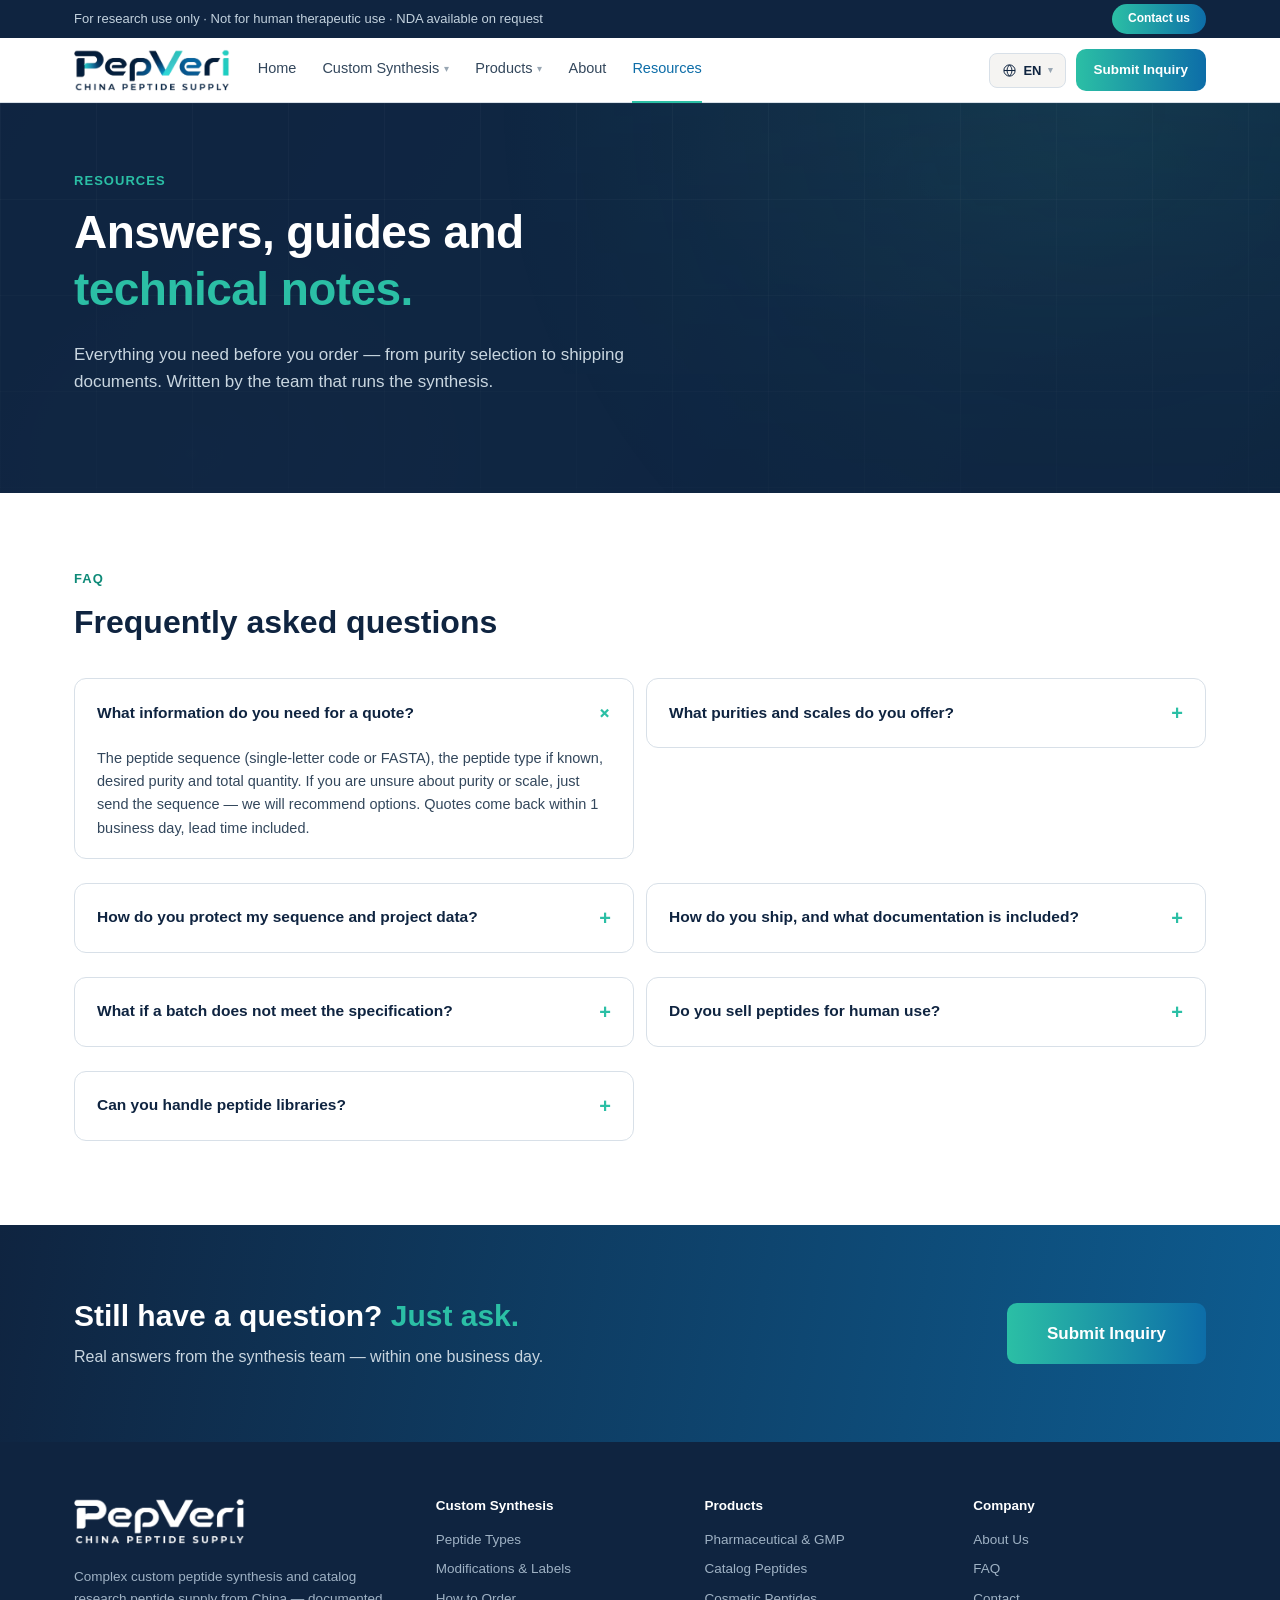
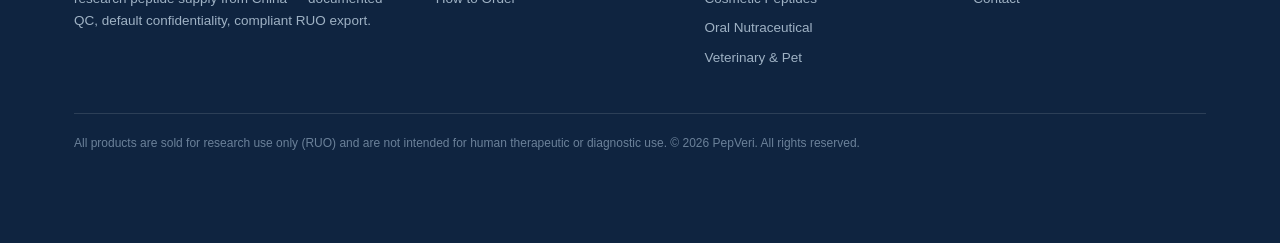
<file: resources.html>
<!DOCTYPE html>
<html lang="en">
<head>
<meta charset="UTF-8">
<meta name="viewport" content="width=device-width, initial-scale=1.0">
<title>Resources | PepVeri — Peptide FAQ & Technical Notes</title>
<meta name="description" content="PepVeri resources: peptide synthesis FAQ (purity, scale, NDA, shipping, RUO compliance) and technical notes for research teams ordering custom and catalog peptides.">
<meta name="description" content="PepVeri provides complex custom peptide synthesis and off-the-shelf catalog research peptides from China. HPLC & MS documented, default NDA, compliant RUO supply. For research use only.">
<link rel="icon" href="favicon.ico" sizes="any">
<link rel="icon" type="image/png" sizes="32x32" href="assets/favicon-32.png">
<link rel="icon" type="image/png" sizes="16x16" href="assets/favicon-16.png">
<link rel="apple-touch-icon" sizes="180x180" href="assets/apple-touch-icon.png">
<style>
:root{
  --navy:#0F2440; --blue:#0D6DA8; --teal:#2BBFA5;
  --teal-dark:#0E8A78; --blue-deep:#0A3B5C; --navy-soft:#33475C;
  --teal-tint:#E3F6F1; --blue-tint:#E6F1F9; --line:#D8E0E8; --bg:#F5F4F2;
  --grad-primary:linear-gradient(90deg,#2BBFA5 0%,#0D6DA8 100%);
  --grad-dark:linear-gradient(90deg,#0F2440 0%,#0D6DA8 100%);
  --grad-hover:linear-gradient(90deg,#0E8A78 0%,#0A5588 100%);
  --hero-overlay:rgba(15,36,64,0.90);
  --font:-apple-system,"Helvetica Neue",Arial,"PingFang SC",sans-serif;
}
*{margin:0;padding:0;box-sizing:border-box}
html{scroll-behavior:smooth}
body{font-family:var(--font);color:var(--navy-soft);background:#fff;line-height:1.6}
img{max-width:100%}
a{text-decoration:none;color:inherit}
ul{list-style:none}
.wrap{max-width:1180px;margin:0 auto;padding:0 24px}
h1,h2,h3,h4{color:var(--navy);font-weight:600;line-height:1.25}
.section{padding:72px 0}
.section.alt{background:var(--bg)}
.kicker{display:inline-block;font-size:13px;font-weight:600;letter-spacing:.08em;text-transform:uppercase;color:var(--teal-dark);margin-bottom:12px}
.section h2{font-size:32px;margin-bottom:14px}
.section .lead{max-width:760px;font-size:17px;color:var(--navy-soft)}
.btn{display:inline-flex;align-items:center;justify-content:center;gap:8px;padding:13px 28px;border-radius:8px;font-size:15px;font-weight:600;cursor:pointer;border:none;transition:all .2s;white-space:nowrap}
.btn-primary{background:var(--grad-primary);color:#fff}
.btn-primary:hover{background:var(--grad-hover);transform:translateY(-1px)}
.btn-outline{background:transparent;color:var(--teal);border:1.5px solid var(--teal)}
.btn-outline:hover{background:var(--teal-tint)}
.btn-dark{background:var(--grad-dark);color:#fff}
.btn-dark:hover{background:var(--grad-hover)}

/* ===== announcement ===== */
.announce{background:var(--navy);color:#C3D2DE;font-size:13px}
.announce .wrap{display:flex;align-items:center;justify-content:space-between;height:38px}
.announce .btn-contact{background:var(--grad-primary);color:#fff;padding:5px 16px;border-radius:99px;font-size:12px;font-weight:600}
.announce .btn-contact:hover{background:var(--grad-hover)}

/* ===== header / nav ===== */
.header{position:sticky;top:0;z-index:100;background:#fff;border-bottom:1px solid var(--line)}
.nav{display:flex;align-items:center;height:64px;gap:28px}
.logo img{height:42px;display:block}
.menu{display:flex;gap:26px;flex:1}
.menu>li{position:relative}
.menu>li>a{display:flex;align-items:center;gap:5px;padding:20px 0;font-size:14.5px;font-weight:500;color:var(--navy-soft);border-bottom:2px solid transparent}
.menu>li>a:hover{color:var(--blue)}
.menu>li>a .caret{font-size:10px;color:#98A6B3}
.nav-right{display:flex;align-items:center;gap:10px}
.lang{position:relative}
.lang>button{display:flex;align-items:center;gap:6px;background:var(--bg);border:1px solid var(--line);border-radius:8px;padding:9px 12px;font-size:13px;font-weight:600;color:var(--navy);cursor:pointer;font-family:var(--font)}
.lang-drop{display:none;position:absolute;top:110%;right:0;background:#fff;border:1px solid var(--line);border-radius:8px;min-width:150px;box-shadow:0 8px 24px rgba(15,36,64,.12);overflow:hidden}
.lang.open .lang-drop{display:block}
.lang-drop a{display:block;padding:10px 14px;font-size:13px}
.lang-drop a:hover{background:var(--teal-tint)}
.btn-nav{padding:10px 18px;font-size:13.5px}

/* ===== dropdowns (mega v2) ===== */
.nav{position:relative}
.menu>li{position:static}
.drop{position:absolute;top:100%;left:0;right:0;transform:none;background:#fff;border:1px solid var(--line);border-top:none;border-radius:0 0 16px 16px;box-shadow:0 32px 64px -20px rgba(15,36,64,.28);display:none;overflow:hidden}
.menu>li:hover .drop{display:block}
.drop::before{content:"";display:block;height:3px;background:var(--grad-primary)}
.drop-body{display:flex;align-items:stretch;padding:26px 26px 20px}
.dgroup{flex:1 1 0;min-width:0;padding-right:22px;display:flex;flex-direction:column}
.dgroup+.dgroup{border-left:1px solid var(--line);padding-left:22px}
.dgroup h4{display:flex;align-items:flex-start;gap:9px;font-size:11.5px;font-weight:700;letter-spacing:.07em;text-transform:uppercase;color:var(--navy);margin:0 0 10px;line-height:1.35;min-height:40px}
.gi{width:26px;height:26px;border-radius:8px;display:flex;align-items:center;justify-content:center;color:#fff;flex:none;background:var(--grad-primary)}
.gi.blue{background:linear-gradient(135deg,#0D6DA8,#0A3B5C)}
.gi.teal{background:linear-gradient(135deg,#2BBFA5,#0E8A78)}
.gi.navy{background:linear-gradient(135deg,#33475C,#0F2440)}
.gi svg{width:15px;height:15px;stroke:currentColor;fill:none;stroke-width:1.8;stroke-linecap:round;stroke-linejoin:round;display:block}
.subcols{display:grid;grid-template-columns:1fr 1fr;column-gap:20px}
.drop ul{min-width:0}
.drop ul li a{display:block;font-size:13px;line-height:1.4;padding:5px 0;color:#5A6B7C;transition:color .15s}
.drop ul li a:hover{color:var(--blue)}
.gmore{align-self:flex-start;margin-top:auto;padding-top:10px;font-size:12px;font-weight:600;color:var(--teal-dark);white-space:nowrap}
.gmore:hover{color:var(--teal)}
.drop-foot{display:flex;align-items:center;justify-content:space-between;gap:18px;background:linear-gradient(100deg,#0F2440 0%,#0A3B5C 70%,#0D6DA8 160%);color:#fff;padding:16px 24px}
.drop-foot b{display:block;font-size:13.5px;color:#fff;font-weight:600}
.drop-foot span{display:block;font-size:12px;color:#AFC4D4;margin-top:2px;max-width:660px}
.drop-foot .df-acts{display:flex;align-items:center;gap:16px;flex:none}
.drop-foot .btn{padding:9px 18px;font-size:12.5px}
.drop-foot .ghost{font-size:12.5px;font-weight:600;color:#7FD6C6;white-space:nowrap}
.drop-foot .ghost:hover{color:#fff}
.menu>li>a .caret{transition:transform .2s}
.menu>li:hover>a .caret{transform:rotate(180deg)}
.menu>li>a.cur{color:var(--blue);border-bottom:2px solid var(--teal)}
.hamburger{display:none;background:none;border:1px solid var(--line);border-radius:8px;padding:8px 12px;font-size:18px;cursor:pointer;color:var(--navy)}

/* ===== hero ===== */
.hero{position:relative;color:#fff;background:linear-gradient(120deg,#41586B 0%,#5B6E7E 40%,#3C4F60 70%,#586C7B 100%)}
.hero::before{content:"";position:absolute;inset:0;background:
  radial-gradient(ellipse 600px 300px at 80% 20%,rgba(255,255,255,.10),transparent 60%),
  radial-gradient(ellipse 500px 400px at 15% 90%,rgba(255,255,255,.06),transparent 60%)}
.hero-overlay{position:absolute;inset:0;background:var(--hero-overlay)}
.hero .wrap{position:relative;padding:82px 24px 74px;max-width:1180px}
.hero h1{font-size:46px;color:#fff;max-width:640px}
.hero h1 em{font-style:normal;color:var(--teal)}
.hero p.sub{margin:22px 0 34px;font-size:17px;color:#C9D6E0;max-width:620px}
.hero-cta{display:flex;gap:14px;flex-wrap:wrap}
.hero-cta .btn{padding:15px 32px;font-size:16px}
.hero-card{position:absolute;right:24px;top:90px;background:rgba(10,59,92,.92);border:1px solid rgba(43,191,165,.25);border-radius:14px;padding:26px;width:320px}
.hero-card h3{color:var(--teal);font-size:13px;letter-spacing:.06em;text-transform:uppercase;margin-bottom:16px}
.hero-card li{font-size:14px;color:#E4EDF3;padding:6px 0 6px 22px;position:relative}
.hero-card li::before{content:"";position:absolute;left:0;top:13px;width:8px;height:8px;border-radius:2px;background:var(--teal)}

/* ===== trust strip ===== */
.strip{background:var(--navy);padding:26px 0}
.strip .wrap{display:flex;justify-content:space-between;gap:20px;flex-wrap:wrap}
.strip .item{color:#fff;font-size:14.5px;display:flex;align-items:center;gap:10px}
.strip .item b{color:var(--teal)}
.strip .dot{width:9px;height:9px;border-radius:3px;background:var(--teal)}

/* ===== pathways ===== */
.paths{display:grid;grid-template-columns:1fr 1fr;gap:26px;margin-top:44px}
.path{border:1px solid var(--line);border-radius:16px;padding:34px;position:relative;transition:all .2s}
.path:hover{border-color:var(--teal);box-shadow:0 12px 32px rgba(15,36,64,.08)}
.path .tag{position:absolute;top:-13px;left:30px;background:var(--grad-primary);color:#fff;font-size:11.5px;font-weight:700;letter-spacing:.05em;padding:5px 14px;border-radius:99px}
.path h3{font-size:22px;margin-bottom:10px}
.path p{font-size:14.5px;margin-bottom:18px}
.path ul{margin-bottom:24px}
.path ul li{font-size:14px;padding:5px 0 5px 24px;position:relative}
.path ul li::before{content:"✓";position:absolute;left:0;color:var(--teal);font-weight:700}
.path .btn{width:100%}

.process-block{margin-top:56px;padding-top:44px;border-top:1px solid var(--line)}
.process-title{font-size:24px;margin-bottom:8px}
.process-sub{font-size:15px;color:var(--navy-soft);max-width:720px;margin-bottom:6px}

/* custom synthesis stepper */
.steps{display:grid;grid-template-columns:repeat(5,1fr);gap:16px;margin-top:48px}
.step{position:relative}
.step .n{width:46px;height:46px;border-radius:50%;background:var(--grad-primary);color:#fff;display:flex;align-items:center;justify-content:center;font-weight:700;font-size:17px;margin-bottom:18px;position:relative;z-index:1}
.step:not(:last-child)::after{content:"";position:absolute;top:22px;left:56px;right:-12px;height:2px;background:repeating-linear-gradient(90deg,#C9D6E0 0 6px,transparent 6px 12px)}
.step h3{font-size:15px;margin-bottom:7px}
.step p{font-size:13px;color:#68788A}
.steps-cta{display:flex;align-items:center;gap:16px;margin-top:44px;flex-wrap:wrap}

/* parallax band: fixed background, content scrolls */
.parallax{
  background:linear-gradient(rgba(15,36,64,.82),rgba(15,36,64,.82)),url("data:image/svg+xml,%3Csvg xmlns="http://www.w3.org/2000/svg" width="1920" height="1080" viewBox="0 0 1920 1080" preserveAspectRatio="xMidYMid slice"%3E%0A  %3Cdefs%3E%0A    %3ClinearGradient id="bg" x1="0" y1="0" x2="1" y2="1"%3E%0A      %3Cstop offset="0" stop-color="%230F2440"/%3E%0A      %3Cstop offset="0.55" stop-color="%23123a5e"/%3E%0A      %3Cstop offset="1" stop-color="%230D6DA8"/%3E%0A    %3C/linearGradient%3E%0A    %3CradialGradient id="glow" cx="0.72" cy="0.3" r="0.6"%3E%0A      %3Cstop offset="0" stop-color="%232BBFA5" stop-opacity="0.35"/%3E%0A      %3Cstop offset="1" stop-color="%232BBFA5" stop-opacity="0"/%3E%0A    %3C/radialGradient%3E%0A    %3CradialGradient id="glow2" cx="0.2" cy="0.8" r="0.55"%3E%0A      %3Cstop offset="0" stop-color="%230D6DA8" stop-opacity="0.5"/%3E%0A      %3Cstop offset="1" stop-color="%230D6DA8" stop-opacity="0"/%3E%0A    %3C/radialGradient%3E%0A    %3Cpattern id="grid" width="80" height="80" patternUnits="userSpaceOnUse"%3E%0A      %3Cpath d="M80 0H0v80" fill="none" stroke="%237FA8C9" stroke-opacity="0.12" stroke-width="1"/%3E%0A    %3C/pattern%3E%0A  %3C/defs%3E%0A  %3Crect width="1920" height="1080" fill="url(%23bg)"/%3E%0A  %3Crect width="1920" height="1080" fill="url(%23grid)"/%3E%0A  %3Crect width="1920" height="1080" fill="url(%23glow)"/%3E%0A  %3Crect width="1920" height="1080" fill="url(%23glow2)"/%3E%0A  %3C!-- molecular network --%3E%0A  %3Cg stroke="%237FD6C6" stroke-opacity="0.35" stroke-width="2" fill="none"%3E%0A    %3Cpath d="M1560 220 L1700 320 L1840 260"/%3E%0A    %3Cpath d="M1700 320 L1760 470"/%3E%0A    %3Cpath d="M300 840 L440 760 L560 850 L700 770"/%3E%0A    %3Cpath d="M440 760 L420 620"/%3E%0A    %3Cpath d="M1240 900 L1380 830 L1500 910"/%3E%0A  %3C/g%3E%0A  %3Cg fill="%232BBFA5" fill-opacity="0.8"%3E%0A    %3Ccircle cx="1560" cy="220" r="9"/%3E%0A    %3Ccircle cx="1700" cy="320" r="13"/%3E%0A    %3Ccircle cx="1840" cy="260" r="7"/%3E%0A    %3Ccircle cx="1760" cy="470" r="9"/%3E%0A    %3Ccircle cx="300" cy="840" r="9"/%3E%0A    %3Ccircle cx="440" cy="760" r="13"/%3E%0A    %3Ccircle cx="560" cy="850" r="8"/%3E%0A    %3Ccircle cx="700" cy="770" r="10"/%3E%0A    %3Ccircle cx="420" cy="620" r="7"/%3E%0A    %3Ccircle cx="1240" cy="900" r="9"/%3E%0A    %3Ccircle cx="1380" cy="830" r="12"/%3E%0A    %3Ccircle cx="1500" cy="910" r="7"/%3E%0A  %3C/g%3E%0A  %3Cg fill="%23FFFFFF" fill-opacity="0.14"%3E%0A    %3Ccircle cx="900" cy="180" r="5"/%3E%0A    %3Ccircle cx="1120" cy="260" r="4"/%3E%0A    %3Ccircle cx="760" cy="420" r="4"/%3E%0A    %3Ccircle cx="1020" cy="560" r="5"/%3E%0A    %3Ccircle cx="620" cy="300" r="3"/%3E%0A    %3Ccircle cx="1300" cy="520" r="4"/%3E%0A    %3Ccircle cx="860" cy="720" r="4"/%3E%0A    %3Ccircle cx="1620" cy="640" r="5"/%3E%0A  %3C/g%3E%0A%3C/svg%3E%0A") center/cover no-repeat;
  background-attachment:fixed;
}
.parallax .kicker{color:var(--teal)}
.parallax h2{color:#fff}
.parallax .lead{color:#C3D2DE}
.parallax .pillar{background:rgba(255,255,255,.08);border:1px solid rgba(255,255,255,.18);backdrop-filter:blur(6px)}
.parallax .pillar h3{color:#fff}
.parallax .pillar p{color:#C3D2DE}

/* supply chain visual cards */
.flow4{display:grid;grid-template-columns:repeat(4,1fr);gap:18px;margin-top:44px}
.fcard{background:#fff;border:1px solid var(--line);border-radius:14px;padding:18px 18px 22px;transition:all .2s;display:flex;flex-direction:column;gap:10px}
.fcard:hover{border-color:var(--teal);transform:translateY(-3px);box-shadow:0 10px 26px rgba(15,36,64,.08)}
.fcard .fig{background:linear-gradient(160deg,#F7FAFC 0%,#EAF3F7 100%);border-radius:10px;height:130px;overflow:hidden}
.fcard .fig svg{width:100%;height:100%}
.fcard h3{font-size:15.5px}
.fcard p{font-size:12.5px;color:#68788A;flex:1}
.flow-arrow{display:none}

/* ===== grids ===== */
.grid-5{display:grid;grid-template-columns:repeat(5,1fr);gap:18px;margin-top:44px}
.pcard{border-radius:14px;padding:0;overflow:hidden;background:var(--grad-primary);color:#fff;transition:all .2s;display:flex;flex-direction:column}
.pcard:hover{transform:translateY(-4px);box-shadow:0 14px 32px rgba(13,109,168,.32)}
.pcard-img{display:flex;align-items:center;justify-content:center;font-size:44px;height:120px;background:rgba(255,255,255,.14);border-bottom:1px solid rgba(255,255,255,.18)}
.pcard h3{font-size:16px;color:#fff;padding:18px 18px 6px}
.pcard p{font-size:13px;color:rgba(255,255,255,.88);padding:0 18px;flex:1}
.pcard .count{align-self:flex-start;margin:14px 18px 18px;font-size:12px;font-weight:700;color:#fff;background:rgba(255,255,255,.18);border:1px solid rgba(255,255,255,.3);border-radius:99px;padding:4px 12px}
.btn-white{background:#fff;color:var(--navy)}
.btn-white:hover{background:var(--teal-tint);transform:translateY(-1px)}
.grid-types{display:grid;grid-template-columns:repeat(5,1fr);gap:18px;margin-top:44px}
.tcard{border:1px solid var(--line);border-radius:14px;padding:20px;background:#fff;transition:all .2s;display:flex;flex-direction:column;gap:8px}
.tcard:hover{border-color:var(--blue);transform:translateY(-3px);box-shadow:0 10px 26px rgba(15,36,64,.08)}
.tcard .ic{width:38px;height:38px;border-radius:10px;background:var(--blue-tint);display:flex;align-items:center;justify-content:center;font-size:17px}
.tcard h3{font-size:15px}
.tcard p{font-size:12.5px;color:#68788A;flex:1}
.tcard .link{font-size:13px;font-weight:600;color:var(--blue)}
.chips{display:flex;flex-wrap:wrap;gap:12px;margin-top:36px}
.chip{border:1px solid var(--line);border-radius:99px;padding:10px 20px;font-size:14px;font-weight:500;color:var(--navy-soft);background:#fff;transition:all .2s}
.chip:hover{border-color:var(--teal);color:var(--teal-dark);background:var(--teal-tint)}

/* ===== why / pillars ===== */
.pillars{display:grid;grid-template-columns:repeat(3,1fr);gap:26px;margin-top:44px}
.pillar{background:#fff;border:1px solid var(--line);border-radius:16px;padding:32px}
.pillar .num{font-size:13px;font-weight:700;color:var(--teal);margin-bottom:10px}
.pillar h3{font-size:19px;margin-bottom:10px}
.pillar p{font-size:14px}

/* ===== QC ===== */
.qc{display:grid;grid-template-columns:1.1fr 1fr;gap:48px;align-items:center}
.qc-visual{background:#fff;border:1px solid var(--line);border-radius:14px;padding:20px}
.qc-visual .chart{height:210px;border-radius:8px;background:linear-gradient(180deg,#FDFEFE,#F2F6F8);position:relative;overflow:hidden}
.qc-visual .chart svg{position:absolute;inset:0;width:100%;height:100%}
.qc-visual .cap{display:flex;justify-content:space-between;font-size:11.5px;color:#8895A1;margin-top:10px}
.qc ul li{padding:9px 0 9px 30px;position:relative;font-size:15px}
.qc ul li::before{content:"✓";position:absolute;left:0;top:9px;width:20px;height:20px;border-radius:50%;background:var(--teal-tint);color:var(--teal-dark);font-size:12px;font-weight:700;display:flex;align-items:center;justify-content:center}

/* ===== FAQ ===== */
.faq details{border:1px solid var(--line);border-radius:12px;background:#fff;margin-bottom:12px;overflow:hidden}
.faq summary{padding:18px 22px;font-weight:600;color:var(--navy);cursor:pointer;font-size:15.5px;list-style:none;display:flex;justify-content:space-between;align-items:center}
.faq summary::after{content:"+";font-size:20px;color:var(--teal);transition:transform .2s}
.faq details[open] summary::after{transform:rotate(45deg)}
.faq .a{padding:0 22px 18px;font-size:14.5px}

/* ===== CTA band ===== */
.cta-band{background:linear-gradient(100deg,var(--navy) 0%,var(--blue) 130%);color:#fff;padding:72px 0}
.cta-band .wrap{display:flex;align-items:center;justify-content:space-between;gap:30px;flex-wrap:wrap}
.cta-band h2{color:#fff;font-size:30px;max-width:560px}
.cta-band h2 em{font-style:normal;color:var(--teal)}
.cta-band p{color:#C9D6E0;margin-top:10px;max-width:520px}

/* ===== footer ===== */
footer{background:var(--navy);color:#9FB2C4;font-size:13.5px;padding:56px 0 90px}
.foot-grid{display:grid;grid-template-columns:1.4fr 1fr 1fr 1fr;gap:36px;margin-bottom:36px}
.foot-grid img{height:46px;margin-bottom:16px}
.foot-grid h4{color:#fff;font-size:13.5px;margin-bottom:14px}
.foot-grid li{margin-bottom:8px}
.foot-grid a:hover{color:var(--teal)}
.ruo{border-top:1px solid rgba(255,255,255,.12);padding-top:20px;font-size:12px;color:#6B8199}

/* mobile sticky */
.sticky-cta{display:none;position:fixed;bottom:0;left:0;right:0;padding:10px 14px calc(10px + env(safe-area-inset-bottom));background:rgba(255,255,255,.96);border-top:1px solid var(--line);z-index:99}
.sticky-cta .btn{width:100%}

/* ===== responsive ===== */
@media(max-width:1020px){
  .menu{display:none;position:absolute;top:64px;left:0;right:0;background:#fff;flex-direction:column;gap:0;padding:10px 24px 24px;border-bottom:1px solid var(--line);box-shadow:0 20px 40px rgba(15,36,64,.12);max-height:calc(100vh - 64px);overflow:auto}
  .menu.open{display:flex}
  .menu>li{border-bottom:1px solid var(--line)}
  .menu>li:last-child{border-bottom:none}
  .menu>li>a{padding:15px 0;width:100%}
  .drop{position:static;transform:none;display:none!important;box-shadow:none;border:none;padding:0 0 14px;min-width:0;flex-direction:column}
  .menu>li.acc-open .drop{display:flex!important}
  .menu>li.has-acc>a::after{content:"▾";margin-left:auto;font-size:12px;color:#98A6B3}
  .drop::before{display:none}
  .drop-body{flex-direction:column;padding:12px 4px 4px}
  .dgroup{padding:0}
  .dgroup+.dgroup{border-left:none;border-top:1px solid var(--line);margin-top:14px;padding-top:14px;padding-left:0}
  .dgroup h4{font-size:12px;min-height:0;margin-bottom:10px}
  .drop ul li a{font-size:13.5px;padding:6px 0}
  .subcols{grid-template-columns:1fr;column-gap:0}
  .drop-foot{flex-direction:column;align-items:flex-start;gap:10px;padding:14px 16px;margin:10px 0 8px;border-radius:12px}
  .drop-foot .df-acts{flex-wrap:wrap}
  .hamburger{display:block}
  .nav{gap:12px}
  .btn-nav{display:none}
  .grid-5,.grid-types{grid-template-columns:repeat(2,1fr)}
  .flow4{grid-template-columns:repeat(2,1fr)}
  .steps{grid-template-columns:1fr;gap:0}
  .step{padding:0 0 26px 66px}
  .step .n{position:absolute;left:0;top:0;margin-bottom:0}
  .step:not(:last-child)::after{top:50px;left:23px;right:auto;bottom:-4px;width:2px;height:auto;background:repeating-linear-gradient(180deg,#C9D6E0 0 6px,transparent 6px 12px)}
  .pillars{grid-template-columns:1fr}
  .paths{grid-template-columns:1fr}
  .qc{grid-template-columns:1fr}
  .hero-card{display:none}
  .hero h1{font-size:34px}
  .foot-grid{grid-template-columns:1fr 1fr}
  .sticky-cta{display:block}
  footer{padding-bottom:120px}
  .announce .txt{font-size:11px}
}
@media(max-width:560px){
  .grid-5,.grid-types{grid-template-columns:1fr}
  .flow4{grid-template-columns:1fr}
  .hero .wrap{padding:64px 24px 80px}
  .hero h1{font-size:29px}
  .foot-grid{grid-template-columns:1fr}
}
/* iOS Safari doesn't support fixed attachment — fall back to scrolling bg */
@media(max-width:1020px){
  .parallax{background-attachment:scroll}
}

/* ===== resources page ===== */
@media(min-width:1021px){
  .faq{display:grid;grid-template-columns:1fr 1fr;gap:12px;align-items:start;max-width:none !important}
}
.faq details{margin-bottom:12px}

/* ===== polish pass ===== */
.ico{display:flex;align-items:center;justify-content:center}
.ico svg{width:100%;height:100%;stroke:currentColor;fill:none;stroke-width:1.5;stroke-linecap:round;stroke-linejoin:round;display:block}
.btn{border-radius:10px}
/* hero: add depth + technical grid so the dark area is not flat */
.hero{background:linear-gradient(120deg,#132E4E 0%,#183D61 45%,#0F2440 100%)}
.hero::after{content:"";position:absolute;inset:0;pointer-events:none;background-image:
  radial-gradient(circle at 86% 2%,rgba(43,191,165,.13),transparent 52%),
  linear-gradient(rgba(255,255,255,.032) 1px,transparent 1px),
  linear-gradient(90deg,rgba(255,255,255,.032) 1px,transparent 1px);
  background-size:auto,96px 96px,96px 96px;
  -webkit-mask-image:linear-gradient(180deg,rgba(0,0,0,.95),rgba(0,0,0,.30))}
.hero .wrap{z-index:2}
.hero h1{letter-spacing:-.012em}
/* pathway cards: pill inside the card, buttons no longer full width */
.path .tag{position:static;display:inline-block;margin-bottom:14px}
.path .btn{width:auto;align-self:flex-start;padding:12px 26px;font-size:14px}
/* parallax: solid navy fallback so text survives if the image fails */
.parallax{background-color:var(--navy)}
.parallax .lead{color:#D9E4ED}
.parallax .pillar p{color:#CFDBE5}
/* tables: closed border + radius */
.table-wrap{border:1px solid var(--line);border-radius:14px;background:#fff;overflow-x:auto;box-shadow:0 2px 10px rgba(15,36,64,.05)}
.mtable{border-radius:0;box-shadow:none;margin-top:0}
.mtable tbody tr:last-child td{border-bottom:none}
/* faq centered */
.faq{margin-left:auto;margin-right:auto}

/* ===== mobile polish ===== */
.announce .btn-contact{white-space:nowrap}
@media(max-width:560px){
  .announce .wrap{height:auto;min-height:34px;padding:7px 16px;gap:10px}
  .announce .txt{font-size:10px;line-height:1.4;flex:1;min-width:0}
  .announce .btn-contact{flex:0 0 auto;padding:5px 12px;font-size:11px}
  .hero-cta{gap:10px}
  .hero-cta .btn{width:100%}
  .pcard-img{height:86px}
  .pcard h3{min-height:0;padding:16px 16px 4px}
  .pcard .count{margin:10px 16px 16px}
  .section{padding:56px 0}
  .section h2{font-size:26px}
  .section .lead{font-size:15.5px}
  .hero h1.h-page{font-size:26px}
}
@media(max-width:1020px){
  .hero h1.h-page{font-size:31px}
}
</style>
</head>
<body>
<!-- announcement bar -->
<div class="announce">
  <div class="wrap">
    <span class="txt">For research use only · Not for human therapeutic use · NDA available on request</span>
    <a class="btn-contact" href="inquiry.html">Contact us</a>
  </div>
</div>

<!-- header -->
<header class="header">
  <div class="wrap nav">
    <a class="logo" href="index.html"><img src="assets/logo.png" alt="PepVeri — China Peptide Supply"></a>
    <button class="hamburger" id="hamburger" aria-label="Menu">☰</button>
    <ul class="menu" id="menu">
      <li><a href="index.html">Home</a></li>
      <li class="has-acc">
        <a href="custom-synthesis.html">Custom Synthesis <span class="caret">▾</span></a>
        <div class="drop">
          <div class="drop-body">
            <div class="dgroup">
              <h4><span class="gi"><svg viewBox="0 0 24 24"><path d="M4 5.5h16v11H12l-4.6 3.6v-3.6H4z"/><path d="M8.6 11.2l2.4 2.4 4.5-4.6"/></svg></span>Custom Peptide Types</h4>
              <div class="subcols">
                <ul>
                  <li><a href="custom-synthesis.html#types">Linear Peptides</a></li>
                  <li><a href="custom-synthesis.html#types">Disulfide-Bridged Peptides</a></li>
                  <li><a href="custom-synthesis.html#types">Head-to-Tail Cyclic Peptides</a></li>
                  <li><a href="custom-synthesis.html#types">Sidechain-Cyclized Peptides</a></li>
                  <li><a href="custom-synthesis.html#types">TBMB Bicyclic Peptides</a></li>
                </ul>
                <ul>
                  <li><a href="custom-synthesis.html#types">Stapled-Helix Peptides</a></li>
                  <li><a href="custom-synthesis.html#types">Branched / MAP Peptides</a></li>
                  <li><a href="custom-synthesis.html#types">Retro-Inverso Peptides</a></li>
                  <li><a href="custom-synthesis.html#types">Glycopeptides</a></li>
                  <li><a href="custom-synthesis.html#types">Lipidated / PEGylated Peptides</a></li>
                </ul>
              </div>
              <a class="gmore" href="inquiry.html">Other type? Ask our chemists →</a>
            </div>
            <div class="dgroup">
              <h4><span class="gi blue"><svg viewBox="0 0 24 24"><path d="M9.3 3h5.4M10.4 3v6L5.7 17.6A2.4 2.4 0 0 0 7.8 21h8.4a2.4 2.4 0 0 0 2.1-3.4L13.6 9V3"/><path d="M8 15.4h8"/></svg></span>Modifications &amp; Labels</h4>
              <div class="subcols">
                <ul>
                  <li><a href="custom-synthesis.html#mods">N-Terminal Acetylation</a></li>
                  <li><a href="custom-synthesis.html#mods">C-Terminal Amidation</a></li>
                  <li><a href="custom-synthesis.html#mods">Phosphorylation</a></li>
                  <li><a href="custom-synthesis.html#mods">Biotin Labeling</a></li>
                </ul>
                <ul>
                  <li><a href="custom-synthesis.html#mods">Fluorophore Labeling</a></li>
                  <li><a href="custom-synthesis.html#mods">Isotope Labeling</a></li>
                  <li><a href="custom-synthesis.html#mods">Fluorogenic Substrates</a></li>
                  <li><a href="custom-synthesis.html#mods">Carrier Protein Conjugation</a></li>
                </ul>
              </div>
              <a class="gmore" href="inquiry.html">Custom modifications welcome →</a>
            </div>
          </div>
          <div class="drop-foot">
            <div>
              <b>Have a sequence ready?</b>
              <span>Feasibility review and a firm quote within 1 business day — NDA available before you share anything sensitive.</span>
            </div>
            <div class="df-acts">
              <a class="btn btn-primary" href="inquiry.html">Submit Inquiry</a>
              <a class="ghost" href="custom-synthesis.html#process">How ordering works →</a>
            </div>
          </div>
        </div>
      </li>
      <li class="has-acc">
        <a href="products.html">Products <span class="caret">▾</span></a>
        <div class="drop">
          <div class="drop-body">
            <div class="dgroup">
              <h4><span class="gi"><svg viewBox="0 0 24 24"><g transform="rotate(-45 12 12)"><rect x="2.6" y="8.6" width="18.8" height="6.8" rx="3.4"/><path d="M12 8.6v6.8"/></g></svg></span>Pharmaceutical &amp; GMP</h4>
              <ul>
                <li><a href="products.html?sub=pre-gmp-cgmp-api-peptides#gmp">Pre-GMP / cGMP API Peptides</a></li>
                <li><a href="products.html?sub=adc-linker-peptides#research">ADC Linker Peptides</a></li>
                <li><a href="products.html?sub=glp-1-endocrine-metabolic-peptides#research">GLP-1 / Metabolic Peptides</a></li>
                <li><a href="products.html?sub=impurity-reference-peptides#gmp">Impurity Reference Standards</a></li>
              </ul>
              <a class="gmore" href="products.html#gmp">View line · ~40 SKUs →</a>
            </div>
            <div class="dgroup">
              <h4><span class="gi blue"><svg viewBox="0 0 24 24"><circle cx="5.6" cy="6.4" r="2.6"/><circle cx="18.4" cy="6.4" r="2.6"/><circle cx="12" cy="18" r="2.6"/><path d="M8.1 7.4 10.7 15.8M15.9 7.4 13.3 15.8M8.2 6.4h7.6"/></svg></span>Catalog Research Peptides</h4>
              <ul>
                <li><a href="products.html?sub=ion-channel-toxin-peptides#research">Ion Channel Toxin Peptides</a></li>
                <li><a href="products.html?sub=bioactive-research-peptides#research">Bioactive Research Peptides</a></li>
                <li><a href="products.html?sub=antimicrobial-peptides-amp#research">Antimicrobial Peptides (AMP)</a></li>
                <li><a href="products.html?sub=amyloid-tau-neurodegeneration-peptides#research">Amyloid &amp; Tau Peptides</a></li>
                <li><a href="products.html?sub=tag-epitope-peptides#research">Tag &amp; Epitope Peptides</a></li>
              </ul>
              <a class="gmore" href="products.html#research">All 10 families →</a>
            </div>
            <div class="dgroup">
              <h4><span class="gi teal"><svg viewBox="0 0 24 24"><path d="M12 3.2c3.4 4 5.9 7.1 5.9 9.9a5.9 5.9 0 1 1-11.8 0c0-2.8 2.5-5.9 5.9-9.9z"/><path d="M9.7 13.7a2.6 2.6 0 0 0 2.3 2.5"/></svg></span>Cosmetic Peptides</h4>
              <ul>
                <li><a href="products.html?sub=signal-peptides-matrixyl-family#cosmetic">Signal Peptides (Matrixyl family)</a></li>
                <li><a href="products.html?sub=melanin-enzyme-inhibitor-repair-peptides#cosmetic">Enzyme-Inhibitor &amp; Repair</a></li>
                <li><a href="products.html?sub=carrier-peptides#cosmetic">Carrier Peptides</a></li>
                <li><a href="products.html?sub=carrier-peptides#cosmetic">Copper Peptide (GHK-Cu)</a></li>
              </ul>
              <a class="gmore" href="products.html#cosmetic">View line · ~20 SKUs →</a>
            </div>
            <div class="dgroup">
              <h4><span class="gi navy"><svg viewBox="0 0 24 24"><path d="M20 4C11 4.4 4.6 9 4.6 15.4A4.6 4.6 0 0 0 9.2 20C15.4 20 20 13.4 20 4z"/><path d="M5.2 19.8c2.6-4.6 6-7.6 10.4-9.6"/></svg></span>Oral Nutraceutical</h4>
              <ul>
                <li><a href="products.html?sub=bioactive-food-peptides#nutra">Bioactive Food Peptides</a></li>
                <li><a href="products.html?sub=collagen-oligopeptides#nutra">Collagen Oligopeptides</a></li>
                <li><a href="products.html?sub=synthetic-bioactive-oral-peptides#nutra">Synthetic Oral Bioactives</a></li>
              </ul>
              <a class="gmore" href="products.html#nutra">View line · ~15 SKUs →</a>
            </div>
            <div class="dgroup">
              <h4><span class="gi teal"><svg viewBox="0 0 24 24"><circle cx="6.8" cy="9.2" r="2"/><circle cx="12" cy="7.2" r="2"/><circle cx="17.2" cy="9.2" r="2"/><path d="M12 11.8c-2.9 0-4.9 2.2-4.9 4.5A3.4 3.4 0 0 0 10.5 19.7h3a3.4 3.4 0 0 0 3.4-3.4c0-2.3-2-4.5-4.9-4.5z"/></svg></span>Veterinary &amp; Pet Health</h4>
              <ul>
                <li><a href="products.html?sub=feed-additive-antimicrobial-peptides#vet">Feed-Additive AMPs</a></li>
                <li><a href="products.html?sub=pet-skincare-wound-care-peptides#vet">Pet Skincare &amp; Wound Care</a></li>
                <li><a href="products.html#vet">Pet Joint &amp; Mobility</a></li>
              </ul>
              <a class="gmore" href="products.html#vet">View line · ~15 SKUs →</a>
            </div>
          </div>
          <div class="drop-foot">
            <div>
              <b>300+ SKUs across five product lines</b>
              <span>Every catalog item ships with HPLC &amp; MS data and a batch CoA — RUO compliant, export-screened, cold-chain delivered.</span>
            </div>
            <div class="df-acts">
              <a class="btn btn-primary" href="products.html">View All Products</a>
              <a class="ghost" href="inquiry.html">Request bulk pricing →</a>
            </div>
          </div>
        </div>
      </li>
      <li><a href="about.html">About</a></li>
      <li><a href="resources.html" class="cur">Resources</a></li>
    </ul>
    <div class="nav-right">
      <div class="lang" id="lang">
        <button id="langBtn"><svg viewBox="0 0 24 24" fill="none" stroke="currentColor" stroke-width="1.6" style="width:15px;height:15px;flex:none"><circle cx="12" cy="12" r="9"/><path d="M3.2 12h17.6"/><path d="M12 3c2.5 2.4 3.9 5.6 3.9 9s-1.4 6.6-3.9 9c-2.5-2.4-3.9-5.6-3.9-9s1.4-6.6 3.9-9z"/></svg> EN <span style="font-size:9px;color:#98A6B3">▾</span></button>
        <div class="lang-drop">
          <a href="#" style="color:var(--teal-dark);font-weight:600">English</a>
          <a href="#" style="color:#98A6B3;cursor:default">中文（coming soon）</a>
        </div>
      </div>
      <a class="btn btn-primary btn-nav" href="inquiry.html">Submit Inquiry</a>
    </div>
  </div>
</header>

<!-- page hero -->
<section class="hero" style="min-height:auto">
  <div class="hero-overlay"></div>
  <div class="wrap" style="padding-top:64px;padding-bottom:64px">
    <span class="kicker" style="color:var(--teal)">Resources</span>
    <h1 class="h-page">Answers, guides and <em>technical notes.</em></h1>
    <p class="sub">Everything you need before you order — from purity selection to shipping documents. Written by the team that runs the synthesis.</p>
  </div>
</section>

<!-- FAQ -->
<section class="section" id="faq">
  <div class="wrap">
    <span class="kicker">FAQ</span>
    <h2>Frequently asked questions</h2>
    <div class="faq" style="margin-top:36px;max-width:880px">
      <details open>
        <summary>What information do you need for a quote?</summary>
        <div class="a">The peptide sequence (single-letter code or FASTA), the peptide type if known, desired purity and total quantity. If you are unsure about purity or scale, just send the sequence — we will recommend options. Quotes come back within 1 business day, lead time included.</div>
      </details>
      <details>
        <summary>What purities and scales do you offer?</summary>
        <div class="a">From crude (~50–80%) for screening up to ≥99.5% for reference standards. Scales run from 1 mg research vials to gram and multi-gram supply. Difficult sequences (cyclic, stapled, heavily modified) may carry adjusted purity targets, agreed with you before synthesis starts.</div>
      </details>
      <details>
        <summary>How do you protect my sequence and project data?</summary>
        <div class="a">Confidentiality is the default: we sign an NDA before detailed discussion on request, sequences and project data are never reused or shared across customers, and files can be purged after delivery. You can use our NDA template or send us yours.</div>
      </details>
      <details>
        <summary>How do you ship, and what documentation is included?</summary>
        <div class="a">Worldwide cold-chain shipping with tracking. Every order includes a batch CoA (HPLC chromatogram + MS data) and MSDS; commercial invoice and packing list are prepared for customs. Regulatory support files are available on request.</div>
      </details>
      <details>
        <summary>What if a batch does not meet the specification?</summary>
        <div class="a">Every batch is released against your specification. If an out-of-spec result occurs, we re-synthesize or refund under our retest policy — details are confirmed in the quotation before you commit.</div>
      </details>
      <details>
        <summary>Do you sell peptides for human use?</summary>
        <div class="a">No. All PepVeri products are sold for research use only (RUO) and are not intended for human therapeutic or diagnostic use. Every order is screened for compliance before acceptance.</div>
      </details>
      <details>
        <summary>Can you handle peptide libraries?</summary>
        <div class="a">Yes — multi-sequence library projects are welcome, from dozens to hundreds of members. Send your sequence list as CSV, Excel or FASTA via the inquiry form and we will quote per-plate or per-set pricing.</div>
      </details>
    </div>
  </div>
</section>

<!-- contact band -->
<section class="cta-band" id="contact">
  <div class="wrap">
    <div>
      <h2>Still have a question? <em>Just ask.</em></h2>
      <p>Real answers from the synthesis team — within one business day.</p>
    </div>
    <a class="btn btn-primary" href="inquiry.html" style="padding:17px 40px;font-size:17px">Submit Inquiry</a>
  </div>
</section>


<!-- footer -->
<footer>
  <div class="wrap">
    <div class="foot-grid">
      <div>
        <img src="assets/logo-white.png" alt="PepVeri">
        <p>Complex custom peptide synthesis and catalog research peptide supply from China — documented QC, default confidentiality, compliant RUO export.</p>
      </div>
      <div>
        <h4>Custom Synthesis</h4>
        <ul>
          <li><a href="custom-synthesis.html#types">Peptide Types</a></li>
          <li><a href="custom-synthesis.html#mods">Modifications &amp; Labels</a></li>
          <li><a href="custom-synthesis.html#process">How to Order</a></li>
        </ul>
      </div>
      <div>
        <h4>Products</h4>
        <ul>
          <li><a href="products.html#gmp">Pharmaceutical &amp; GMP</a></li>
          <li><a href="products.html#research">Catalog Peptides</a></li>
          <li><a href="products.html#cosmetic">Cosmetic Peptides</a></li>
          <li><a href="products.html#nutra">Oral Nutraceutical</a></li>
          <li><a href="products.html#vet">Veterinary &amp; Pet</a></li>
        </ul>
      </div>
      <div>
        <h4>Company</h4>
        <ul>
          <li><a href="about.html">About Us</a></li>
          <li><a href="resources.html#faq">FAQ</a></li>
          <li><a href="inquiry.html">Contact</a></li>
        </ul>
      </div>
    </div>
    <div class="ruo">All products are sold for research use only (RUO) and are not intended for human therapeutic or diagnostic use. © 2026 PepVeri. All rights reserved.</div>
  </div>
</footer>

<!-- mobile sticky CTA -->
<div class="sticky-cta"><a class="btn btn-primary" href="inquiry.html">Submit Inquiry</a></div>

<script>
const langBtn=document.getElementById('langBtn'),lang=document.getElementById('lang');
langBtn.addEventListener('click',e=>{e.stopPropagation();lang.classList.toggle('open')});
document.addEventListener('click',()=>lang.classList.remove('open'));
const ham=document.getElementById('hamburger'),menu=document.getElementById('menu');
ham.addEventListener('click',()=>menu.classList.toggle('open'));
document.querySelectorAll('.menu>li.has-acc>a').forEach(a=>{
  a.addEventListener('click',e=>{
    if(window.innerWidth<=1020){e.preventDefault();const li=a.parentElement;li.classList.toggle('acc-open');}
  });
});
</script>
</body>
</html>
</file>
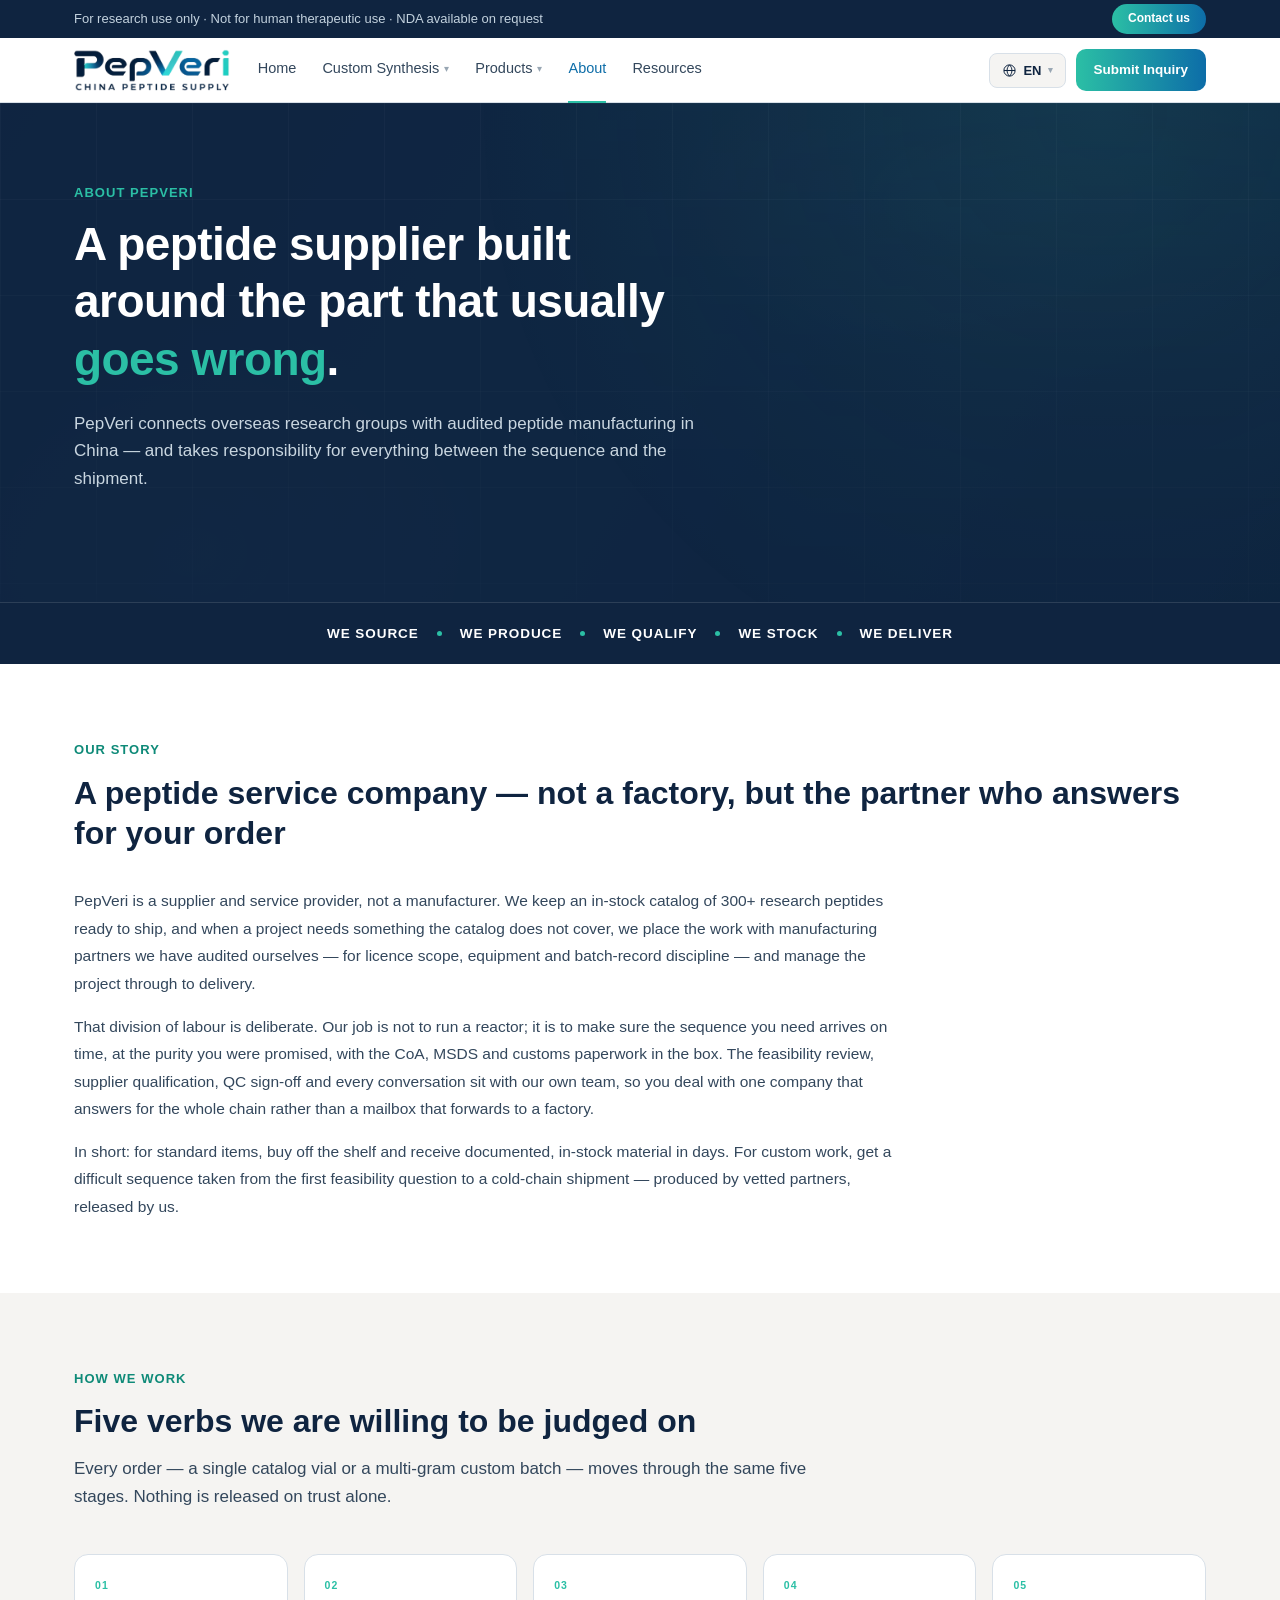
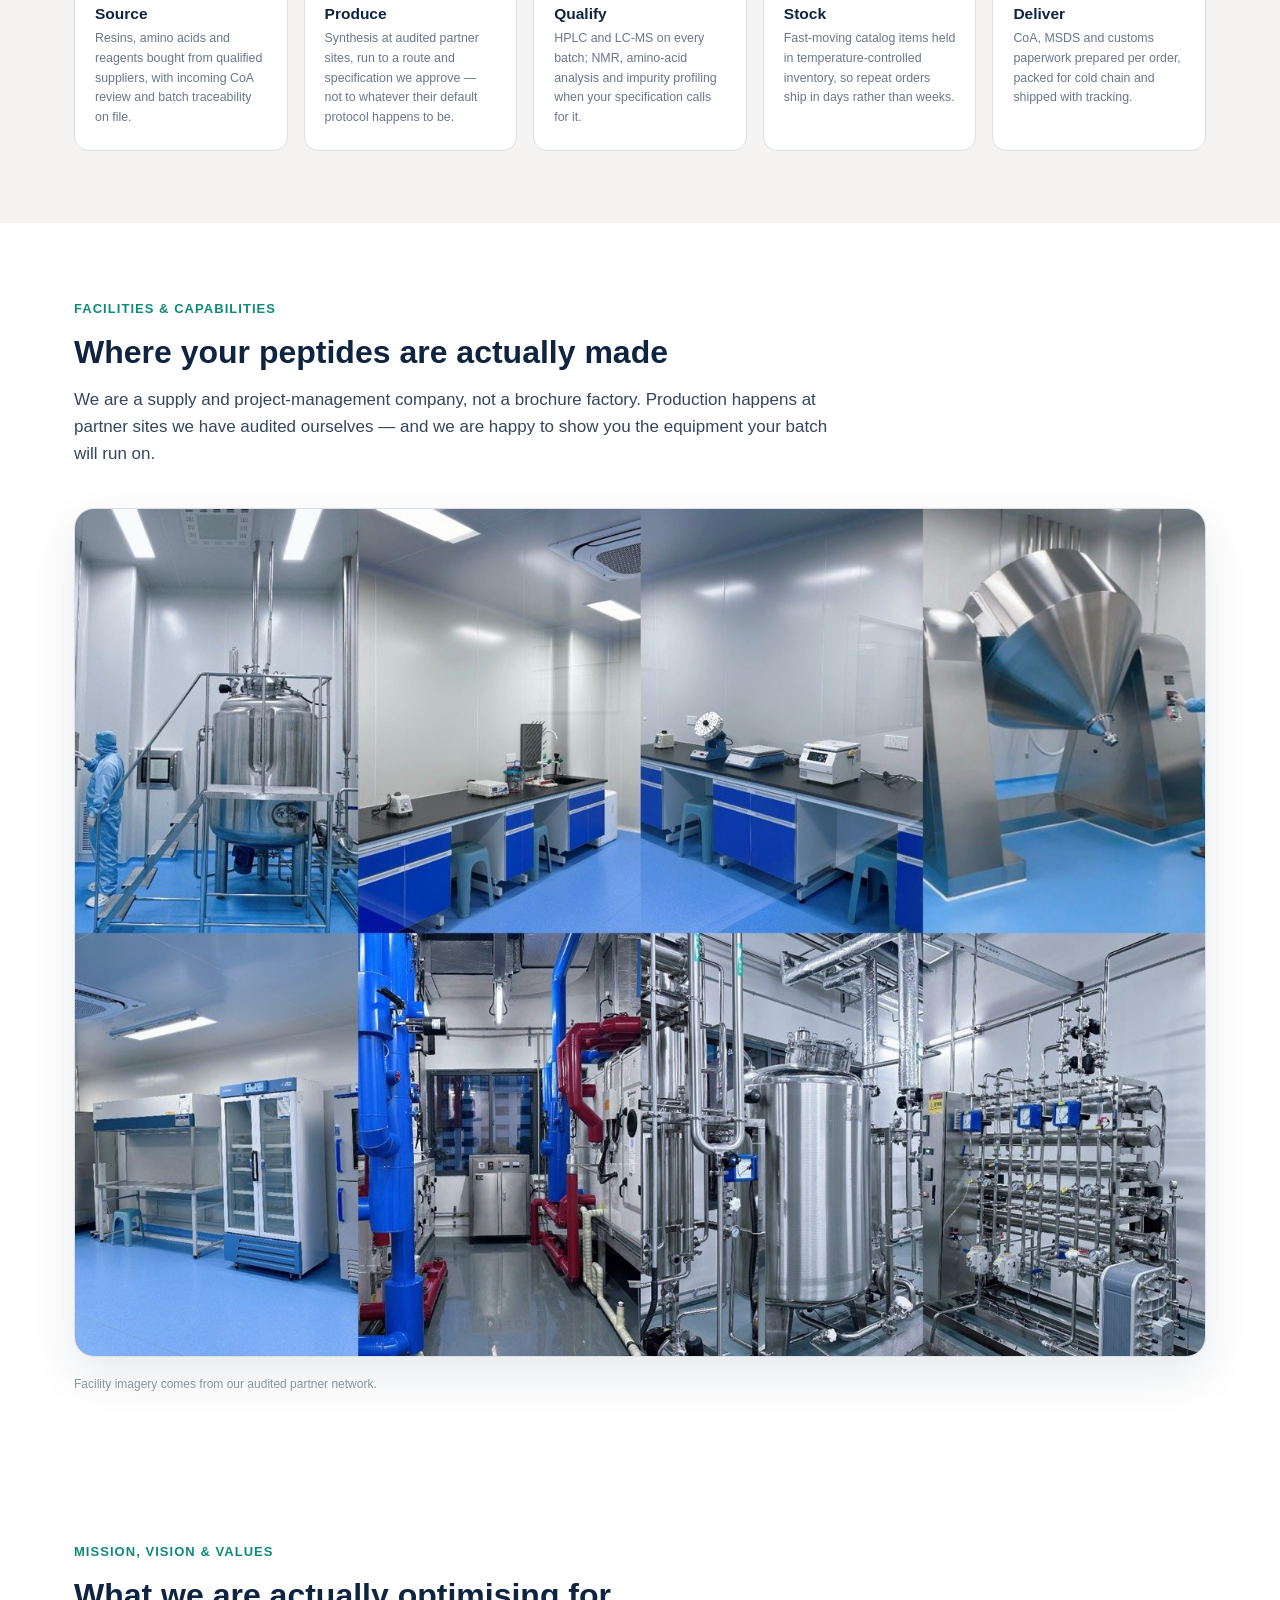
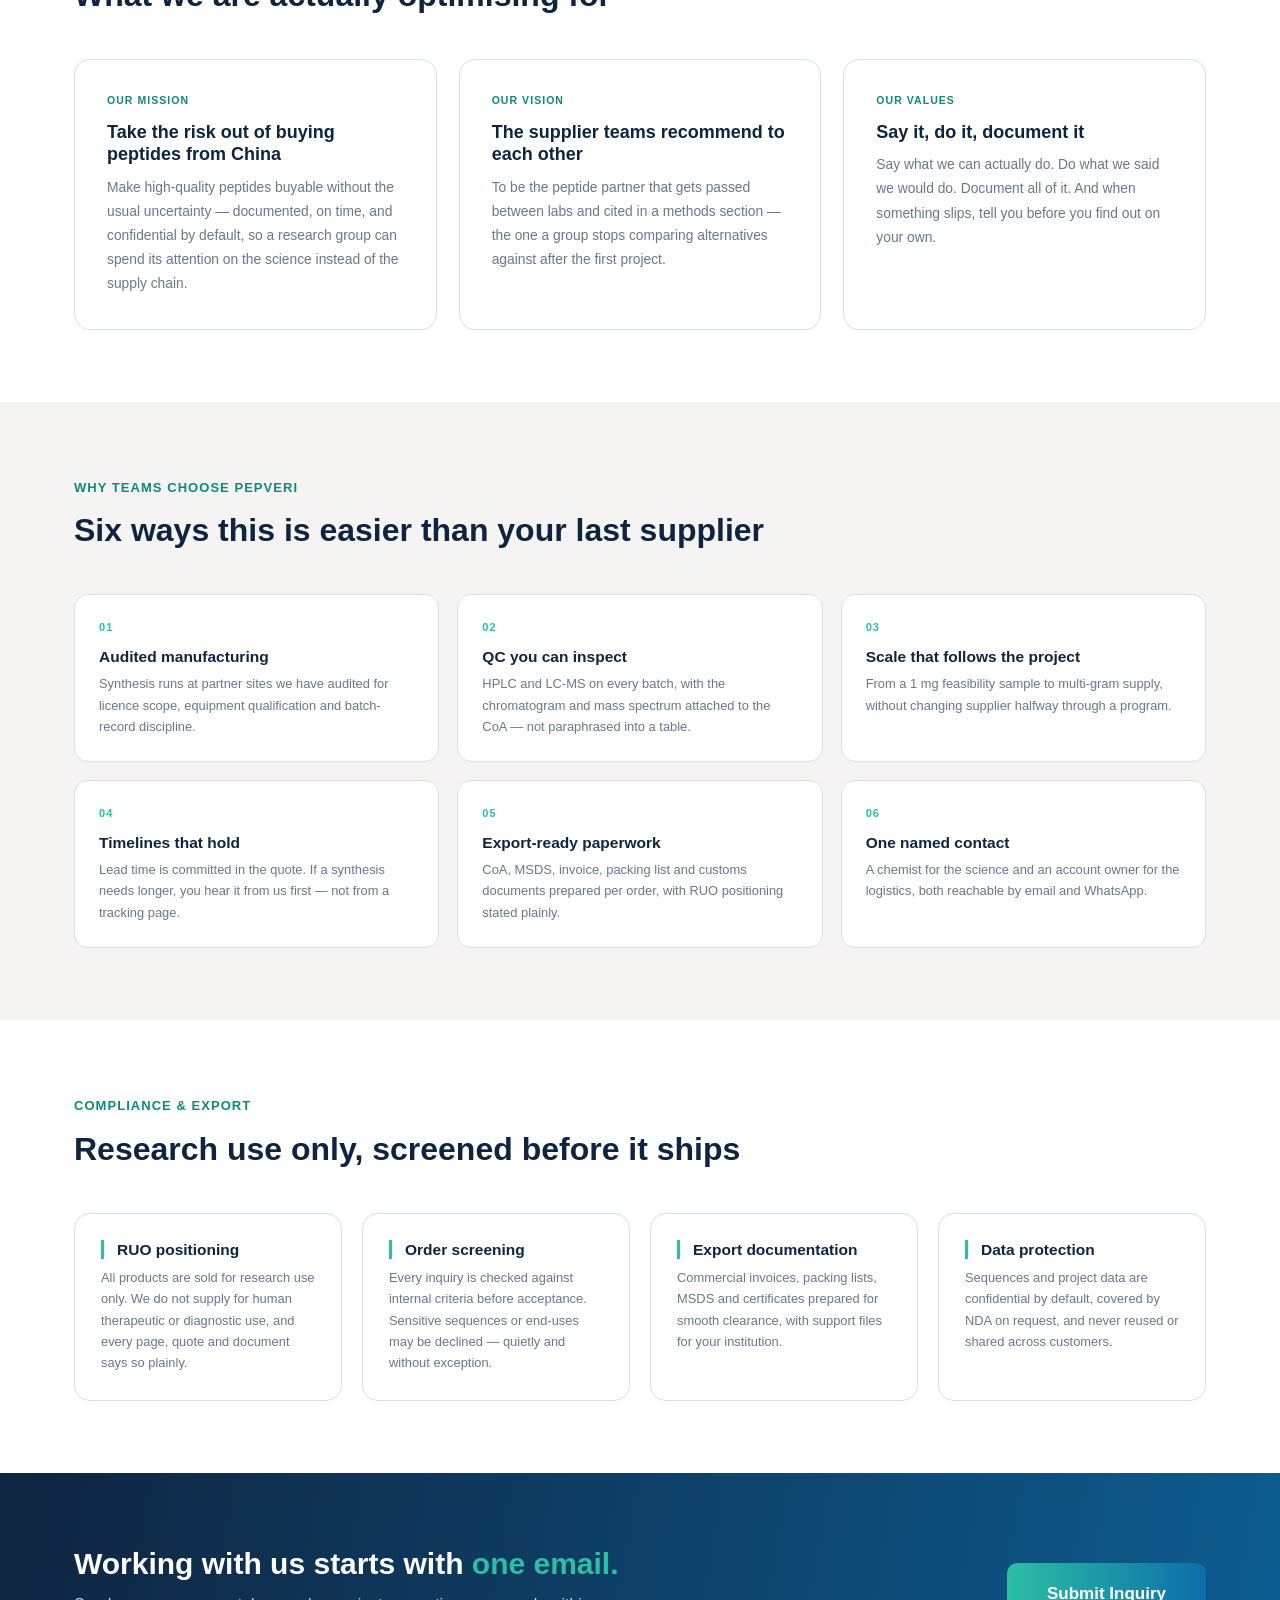
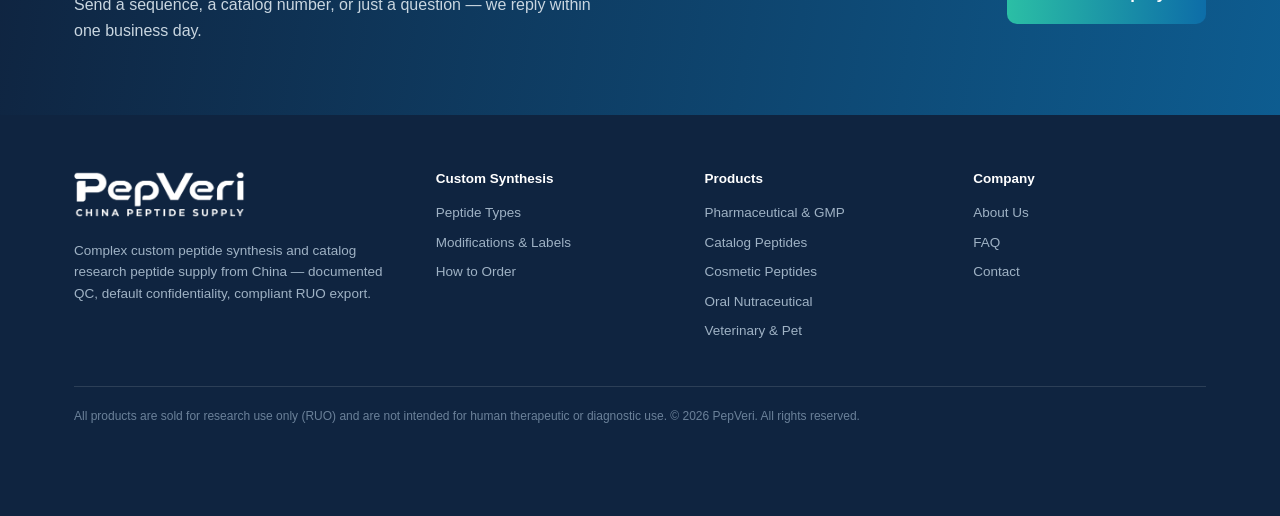
<file: legacy/about.html>
<!DOCTYPE html>
<html lang="en">
<head>
<meta charset="UTF-8">
<meta name="viewport" content="width=device-width, initial-scale=1.0">
<title>About PepVeri | China Peptide Supply &amp; Custom Synthesis Service</title>
<meta name="description" content="PepVeri is a China-based peptide supplier and service company serving overseas research groups: in-stock catalog peptides, custom synthesis through audited partner manufacturers, in-house QC review, default NDA and compliant RUO export.">
<link rel="icon" href="favicon.ico" sizes="any">
<link rel="icon" type="image/png" sizes="32x32" href="assets/favicon-32.png">
<link rel="icon" type="image/png" sizes="16x16" href="assets/favicon-16.png">
<link rel="apple-touch-icon" sizes="180x180" href="assets/apple-touch-icon.png">
<style>






:root{
  --navy:#0F2440; --blue:#0D6DA8; --teal:#2BBFA5;
  --teal-dark:#0E8A78; --blue-deep:#0A3B5C; --navy-soft:#33475C;
  --teal-tint:#E3F6F1; --blue-tint:#E6F1F9; --line:#D8E0E8; --bg:#F5F4F2;
  --grad-primary:linear-gradient(90deg,#2BBFA5 0%,#0D6DA8 100%);
  --grad-dark:linear-gradient(90deg,#0F2440 0%,#0D6DA8 100%);
  --grad-hover:linear-gradient(90deg,#0E8A78 0%,#0A5588 100%);
  --hero-overlay:rgba(15,36,64,0.90);
  --font:-apple-system,"Helvetica Neue",Arial,"PingFang SC",sans-serif;
}
*{margin:0;padding:0;box-sizing:border-box}
html{scroll-behavior:smooth}
body{font-family:var(--font);color:var(--navy-soft);background:#fff;line-height:1.6}
img{max-width:100%}
a{text-decoration:none;color:inherit}
ul{list-style:none}
.wrap{max-width:1180px;margin:0 auto;padding:0 24px}
h1,h2,h3,h4{color:var(--navy);font-weight:600;line-height:1.25}
.section{padding:72px 0}
.section.alt{background:var(--bg)}
.kicker{display:inline-block;font-size:13px;font-weight:600;letter-spacing:.08em;text-transform:uppercase;color:var(--teal-dark);margin-bottom:12px}
.section h2{font-size:32px;margin-bottom:14px}
.section .lead{max-width:760px;font-size:17px;color:var(--navy-soft)}
.btn{display:inline-flex;align-items:center;justify-content:center;gap:8px;padding:13px 28px;border-radius:8px;font-size:15px;font-weight:600;cursor:pointer;border:none;transition:all .2s;white-space:nowrap}
.btn-primary{background:var(--grad-primary);color:#fff}
.btn-primary:hover{background:var(--grad-hover);transform:translateY(-1px)}
.btn-outline{background:transparent;color:var(--teal);border:1.5px solid var(--teal)}
.btn-outline:hover{background:var(--teal-tint)}
.btn-dark{background:var(--grad-dark);color:#fff}
.btn-dark:hover{background:var(--grad-hover)}

/* ===== announcement ===== */
.announce{background:var(--navy);color:#C3D2DE;font-size:13px}
.announce .wrap{display:flex;align-items:center;justify-content:space-between;height:38px}
.announce .btn-contact{background:var(--grad-primary);color:#fff;padding:5px 16px;border-radius:99px;font-size:12px;font-weight:600}
.announce .btn-contact:hover{background:var(--grad-hover)}

/* ===== header / nav ===== */
.header{position:sticky;top:0;z-index:100;background:#fff;border-bottom:1px solid var(--line)}
.nav{display:flex;align-items:center;height:64px;gap:28px}
.logo img{height:42px;display:block}
.menu{display:flex;gap:26px;flex:1}
.menu>li{position:relative}
.menu>li>a{display:flex;align-items:center;gap:5px;padding:20px 0;font-size:14.5px;font-weight:500;color:var(--navy-soft);border-bottom:2px solid transparent}
.menu>li>a:hover{color:var(--blue)}
.menu>li>a .caret{font-size:10px;color:#98A6B3}
.nav-right{display:flex;align-items:center;gap:10px}
.lang{position:relative}
.lang>button{display:flex;align-items:center;gap:6px;background:var(--bg);border:1px solid var(--line);border-radius:8px;padding:9px 12px;font-size:13px;font-weight:600;color:var(--navy);cursor:pointer;font-family:var(--font)}
.lang-drop{display:none;position:absolute;top:110%;right:0;background:#fff;border:1px solid var(--line);border-radius:8px;min-width:150px;box-shadow:0 8px 24px rgba(15,36,64,.12);overflow:hidden}
.lang.open .lang-drop{display:block}
.lang-drop a{display:block;padding:10px 14px;font-size:13px}
.lang-drop a:hover{background:var(--teal-tint)}
.btn-nav{padding:10px 18px;font-size:13.5px}

/* ===== dropdowns (mega v2) ===== */
.nav{position:relative}
.menu>li{position:static}
.drop{position:absolute;top:100%;left:0;right:0;transform:none;background:#fff;border:1px solid var(--line);border-top:none;border-radius:0 0 16px 16px;box-shadow:0 32px 64px -20px rgba(15,36,64,.28);display:none;overflow:hidden}
.menu>li:hover .drop{display:block}
.drop::before{content:"";display:block;height:3px;background:var(--grad-primary)}
.drop-body{display:flex;align-items:stretch;padding:26px 26px 20px}
.dgroup{flex:1 1 0;min-width:0;padding-right:22px;display:flex;flex-direction:column}
.dgroup+.dgroup{border-left:1px solid var(--line);padding-left:22px}
.dgroup h4{display:flex;align-items:flex-start;gap:9px;font-size:11.5px;font-weight:700;letter-spacing:.07em;text-transform:uppercase;color:var(--navy);margin:0 0 10px;line-height:1.35;min-height:40px}
.gi{width:26px;height:26px;border-radius:8px;display:flex;align-items:center;justify-content:center;color:#fff;flex:none;background:var(--grad-primary)}
.gi.blue{background:linear-gradient(135deg,#0D6DA8,#0A3B5C)}
.gi.teal{background:linear-gradient(135deg,#2BBFA5,#0E8A78)}
.gi.navy{background:linear-gradient(135deg,#33475C,#0F2440)}
.gi svg{width:15px;height:15px;stroke:currentColor;fill:none;stroke-width:1.8;stroke-linecap:round;stroke-linejoin:round;display:block}
.subcols{display:grid;grid-template-columns:1fr 1fr;column-gap:20px}
.drop ul{min-width:0}
.drop ul li a{display:block;font-size:13px;line-height:1.4;padding:5px 0;color:#5A6B7C;transition:color .15s}
.drop ul li a:hover{color:var(--blue)}
.gmore{align-self:flex-start;margin-top:auto;padding-top:10px;font-size:12px;font-weight:600;color:var(--teal-dark);white-space:nowrap}
.gmore:hover{color:var(--teal)}
.drop-foot{display:flex;align-items:center;justify-content:space-between;gap:18px;background:linear-gradient(100deg,#0F2440 0%,#0A3B5C 70%,#0D6DA8 160%);color:#fff;padding:16px 24px}
.drop-foot b{display:block;font-size:13.5px;color:#fff;font-weight:600}
.drop-foot span{display:block;font-size:12px;color:#AFC4D4;margin-top:2px;max-width:660px}
.drop-foot .df-acts{display:flex;align-items:center;gap:16px;flex:none}
.drop-foot .btn{padding:9px 18px;font-size:12.5px}
.drop-foot .ghost{font-size:12.5px;font-weight:600;color:#7FD6C6;white-space:nowrap}
.drop-foot .ghost:hover{color:#fff}
.menu>li>a .caret{transition:transform .2s}
.menu>li:hover>a .caret{transform:rotate(180deg)}
.menu>li>a.cur{color:var(--blue);border-bottom:2px solid var(--teal)}
.hamburger{display:none;background:none;border:1px solid var(--line);border-radius:8px;padding:8px 12px;font-size:18px;cursor:pointer;color:var(--navy)}

/* ===== hero ===== */
.hero{position:relative;color:#fff;background:linear-gradient(120deg,#41586B 0%,#5B6E7E 40%,#3C4F60 70%,#586C7B 100%)}
.hero::before{content:"";position:absolute;inset:0;background:
  radial-gradient(ellipse 600px 300px at 80% 20%,rgba(255,255,255,.10),transparent 60%),
  radial-gradient(ellipse 500px 400px at 15% 90%,rgba(255,255,255,.06),transparent 60%)}
.hero-overlay{position:absolute;inset:0;background:var(--hero-overlay)}
.hero .wrap{position:relative;padding:82px 24px 74px;max-width:1180px}
.hero h1{font-size:46px;color:#fff;max-width:640px}
.hero h1 em{font-style:normal;color:var(--teal)}
.hero p.sub{margin:22px 0 34px;font-size:17px;color:#C9D6E0;max-width:620px}
.hero-cta{display:flex;gap:14px;flex-wrap:wrap}
.hero-cta .btn{padding:15px 32px;font-size:16px}
.hero-card{position:absolute;right:24px;top:90px;background:rgba(10,59,92,.92);border:1px solid rgba(43,191,165,.25);border-radius:14px;padding:26px;width:320px}
.hero-card h3{color:var(--teal);font-size:13px;letter-spacing:.06em;text-transform:uppercase;margin-bottom:16px}
.hero-card li{font-size:14px;color:#E4EDF3;padding:6px 0 6px 22px;position:relative}
.hero-card li::before{content:"";position:absolute;left:0;top:13px;width:8px;height:8px;border-radius:2px;background:var(--teal)}

/* ===== trust strip ===== */
.strip{background:var(--navy);padding:26px 0}
.strip .wrap{display:flex;justify-content:space-between;gap:20px;flex-wrap:wrap}
.strip .item{color:#fff;font-size:14.5px;display:flex;align-items:center;gap:10px}
.strip .item b{color:var(--teal)}
.strip .dot{width:9px;height:9px;border-radius:3px;background:var(--teal)}

/* ===== pathways ===== */
.paths{display:grid;grid-template-columns:1fr 1fr;gap:26px;margin-top:44px}
.path{border:1px solid var(--line);border-radius:16px;padding:34px;position:relative;transition:all .2s}
.path:hover{border-color:var(--teal);box-shadow:0 12px 32px rgba(15,36,64,.08)}
.path .tag{position:absolute;top:-13px;left:30px;background:var(--grad-primary);color:#fff;font-size:11.5px;font-weight:700;letter-spacing:.05em;padding:5px 14px;border-radius:99px}
.path h3{font-size:22px;margin-bottom:10px}
.path p{font-size:14.5px;margin-bottom:18px}
.path ul{margin-bottom:24px}
.path ul li{font-size:14px;padding:5px 0 5px 24px;position:relative}
.path ul li::before{content:"✓";position:absolute;left:0;color:var(--teal);font-weight:700}
.path .btn{width:100%}

.process-block{margin-top:56px;padding-top:44px;border-top:1px solid var(--line)}
.process-title{font-size:24px;margin-bottom:8px}
.process-sub{font-size:15px;color:var(--navy-soft);max-width:720px;margin-bottom:6px}

/* custom synthesis stepper */
.steps{display:grid;grid-template-columns:repeat(5,1fr);gap:16px;margin-top:48px}
.step{position:relative}
.step .n{width:46px;height:46px;border-radius:50%;background:var(--grad-primary);color:#fff;display:flex;align-items:center;justify-content:center;font-weight:700;font-size:17px;margin-bottom:18px;position:relative;z-index:1}
.step:not(:last-child)::after{content:"";position:absolute;top:22px;left:56px;right:-12px;height:2px;background:repeating-linear-gradient(90deg,#C9D6E0 0 6px,transparent 6px 12px)}
.step h3{font-size:15px;margin-bottom:7px}
.step p{font-size:13px;color:#68788A}
.steps-cta{display:flex;align-items:center;gap:16px;margin-top:44px;flex-wrap:wrap}

/* parallax band: fixed background, content scrolls */
.parallax{
  background:linear-gradient(rgba(15,36,64,.82),rgba(15,36,64,.82)),url("data:image/svg+xml,%3Csvg xmlns="http://www.w3.org/2000/svg" width="1920" height="1080" viewBox="0 0 1920 1080" preserveAspectRatio="xMidYMid slice"%3E%0A  %3Cdefs%3E%0A    %3ClinearGradient id="bg" x1="0" y1="0" x2="1" y2="1"%3E%0A      %3Cstop offset="0" stop-color="%230F2440"/%3E%0A      %3Cstop offset="0.55" stop-color="%23123a5e"/%3E%0A      %3Cstop offset="1" stop-color="%230D6DA8"/%3E%0A    %3C/linearGradient%3E%0A    %3CradialGradient id="glow" cx="0.72" cy="0.3" r="0.6"%3E%0A      %3Cstop offset="0" stop-color="%232BBFA5" stop-opacity="0.35"/%3E%0A      %3Cstop offset="1" stop-color="%232BBFA5" stop-opacity="0"/%3E%0A    %3C/radialGradient%3E%0A    %3CradialGradient id="glow2" cx="0.2" cy="0.8" r="0.55"%3E%0A      %3Cstop offset="0" stop-color="%230D6DA8" stop-opacity="0.5"/%3E%0A      %3Cstop offset="1" stop-color="%230D6DA8" stop-opacity="0"/%3E%0A    %3C/radialGradient%3E%0A    %3Cpattern id="grid" width="80" height="80" patternUnits="userSpaceOnUse"%3E%0A      %3Cpath d="M80 0H0v80" fill="none" stroke="%237FA8C9" stroke-opacity="0.12" stroke-width="1"/%3E%0A    %3C/pattern%3E%0A  %3C/defs%3E%0A  %3Crect width="1920" height="1080" fill="url(%23bg)"/%3E%0A  %3Crect width="1920" height="1080" fill="url(%23grid)"/%3E%0A  %3Crect width="1920" height="1080" fill="url(%23glow)"/%3E%0A  %3Crect width="1920" height="1080" fill="url(%23glow2)"/%3E%0A  %3C!-- molecular network --%3E%0A  %3Cg stroke="%237FD6C6" stroke-opacity="0.35" stroke-width="2" fill="none"%3E%0A    %3Cpath d="M1560 220 L1700 320 L1840 260"/%3E%0A    %3Cpath d="M1700 320 L1760 470"/%3E%0A    %3Cpath d="M300 840 L440 760 L560 850 L700 770"/%3E%0A    %3Cpath d="M440 760 L420 620"/%3E%0A    %3Cpath d="M1240 900 L1380 830 L1500 910"/%3E%0A  %3C/g%3E%0A  %3Cg fill="%232BBFA5" fill-opacity="0.8"%3E%0A    %3Ccircle cx="1560" cy="220" r="9"/%3E%0A    %3Ccircle cx="1700" cy="320" r="13"/%3E%0A    %3Ccircle cx="1840" cy="260" r="7"/%3E%0A    %3Ccircle cx="1760" cy="470" r="9"/%3E%0A    %3Ccircle cx="300" cy="840" r="9"/%3E%0A    %3Ccircle cx="440" cy="760" r="13"/%3E%0A    %3Ccircle cx="560" cy="850" r="8"/%3E%0A    %3Ccircle cx="700" cy="770" r="10"/%3E%0A    %3Ccircle cx="420" cy="620" r="7"/%3E%0A    %3Ccircle cx="1240" cy="900" r="9"/%3E%0A    %3Ccircle cx="1380" cy="830" r="12"/%3E%0A    %3Ccircle cx="1500" cy="910" r="7"/%3E%0A  %3C/g%3E%0A  %3Cg fill="%23FFFFFF" fill-opacity="0.14"%3E%0A    %3Ccircle cx="900" cy="180" r="5"/%3E%0A    %3Ccircle cx="1120" cy="260" r="4"/%3E%0A    %3Ccircle cx="760" cy="420" r="4"/%3E%0A    %3Ccircle cx="1020" cy="560" r="5"/%3E%0A    %3Ccircle cx="620" cy="300" r="3"/%3E%0A    %3Ccircle cx="1300" cy="520" r="4"/%3E%0A    %3Ccircle cx="860" cy="720" r="4"/%3E%0A    %3Ccircle cx="1620" cy="640" r="5"/%3E%0A  %3C/g%3E%0A%3C/svg%3E%0A") center/cover no-repeat;
  background-attachment:fixed;
}
.parallax .kicker{color:var(--teal)}
.parallax h2{color:#fff}
.parallax .lead{color:#C3D2DE}
.parallax .pillar{background:rgba(255,255,255,.08);border:1px solid rgba(255,255,255,.18);backdrop-filter:blur(6px)}
.parallax .pillar h3{color:#fff}
.parallax .pillar p{color:#C3D2DE}

/* supply chain visual cards */
.flow4{display:grid;grid-template-columns:repeat(4,1fr);gap:18px;margin-top:44px}
.fcard{background:#fff;border:1px solid var(--line);border-radius:14px;padding:18px 18px 22px;transition:all .2s;display:flex;flex-direction:column;gap:10px}
.fcard:hover{border-color:var(--teal);transform:translateY(-3px);box-shadow:0 10px 26px rgba(15,36,64,.08)}
.fcard .fig{background:linear-gradient(160deg,#F7FAFC 0%,#EAF3F7 100%);border-radius:10px;height:130px;overflow:hidden}
.fcard .fig svg{width:100%;height:100%}
.fcard h3{font-size:15.5px}
.fcard p{font-size:12.5px;color:#68788A;flex:1}
.flow-arrow{display:none}

/* ===== grids ===== */
.grid-5{display:grid;grid-template-columns:repeat(5,1fr);gap:18px;margin-top:44px}
.pcard{border-radius:14px;padding:0;overflow:hidden;background:var(--grad-primary);color:#fff;transition:all .2s;display:flex;flex-direction:column}
.pcard:hover{transform:translateY(-4px);box-shadow:0 14px 32px rgba(13,109,168,.32)}
.pcard-img{display:flex;align-items:center;justify-content:center;font-size:44px;height:120px;background:rgba(255,255,255,.14);border-bottom:1px solid rgba(255,255,255,.18)}
.pcard h3{font-size:16px;color:#fff;padding:18px 18px 6px}
.pcard p{font-size:13px;color:rgba(255,255,255,.88);padding:0 18px;flex:1}
.pcard .count{align-self:flex-start;margin:14px 18px 18px;font-size:12px;font-weight:700;color:#fff;background:rgba(255,255,255,.18);border:1px solid rgba(255,255,255,.3);border-radius:99px;padding:4px 12px}
.btn-white{background:#fff;color:var(--navy)}
.btn-white:hover{background:var(--teal-tint);transform:translateY(-1px)}
.grid-types{display:grid;grid-template-columns:repeat(5,1fr);gap:18px;margin-top:44px}
.tcard{border:1px solid var(--line);border-radius:14px;padding:20px;background:#fff;transition:all .2s;display:flex;flex-direction:column;gap:8px}
.tcard:hover{border-color:var(--blue);transform:translateY(-3px);box-shadow:0 10px 26px rgba(15,36,64,.08)}
.tcard .ic{width:38px;height:38px;border-radius:10px;background:var(--blue-tint);display:flex;align-items:center;justify-content:center;font-size:17px}
.tcard h3{font-size:15px}
.tcard p{font-size:12.5px;color:#68788A;flex:1}
.tcard .link{font-size:13px;font-weight:600;color:var(--blue)}
.chips{display:flex;flex-wrap:wrap;gap:12px;margin-top:36px}
.chip{border:1px solid var(--line);border-radius:99px;padding:10px 20px;font-size:14px;font-weight:500;color:var(--navy-soft);background:#fff;transition:all .2s}
.chip:hover{border-color:var(--teal);color:var(--teal-dark);background:var(--teal-tint)}

/* ===== why / pillars ===== */
.pillars{display:grid;grid-template-columns:repeat(3,1fr);gap:26px;margin-top:44px}
.pillar{background:#fff;border:1px solid var(--line);border-radius:16px;padding:32px}
.pillar .num{font-size:13px;font-weight:700;color:var(--teal);margin-bottom:10px}
.pillar h3{font-size:19px;margin-bottom:10px}
.pillar p{font-size:14px}

/* ===== QC ===== */
.qc{display:grid;grid-template-columns:1.1fr 1fr;gap:48px;align-items:center}
.qc-visual{background:#fff;border:1px solid var(--line);border-radius:14px;padding:20px}
.qc-visual .chart{height:210px;border-radius:8px;background:linear-gradient(180deg,#FDFEFE,#F2F6F8);position:relative;overflow:hidden}
.qc-visual .chart svg{position:absolute;inset:0;width:100%;height:100%}
.qc-visual .cap{display:flex;justify-content:space-between;font-size:11.5px;color:#8895A1;margin-top:10px}
.qc ul li{padding:9px 0 9px 30px;position:relative;font-size:15px}
.qc ul li::before{content:"✓";position:absolute;left:0;top:9px;width:20px;height:20px;border-radius:50%;background:var(--teal-tint);color:var(--teal-dark);font-size:12px;font-weight:700;display:flex;align-items:center;justify-content:center}

/* ===== FAQ ===== */
.faq details{border:1px solid var(--line);border-radius:12px;background:#fff;margin-bottom:12px;overflow:hidden}
.faq summary{padding:18px 22px;font-weight:600;color:var(--navy);cursor:pointer;font-size:15.5px;list-style:none;display:flex;justify-content:space-between;align-items:center}
.faq summary::after{content:"+";font-size:20px;color:var(--teal);transition:transform .2s}
.faq details[open] summary::after{transform:rotate(45deg)}
.faq .a{padding:0 22px 18px;font-size:14.5px}

/* ===== CTA band ===== */
.cta-band{background:linear-gradient(100deg,var(--navy) 0%,var(--blue) 130%);color:#fff;padding:72px 0}
.cta-band .wrap{display:flex;align-items:center;justify-content:space-between;gap:30px;flex-wrap:wrap}
.cta-band h2{color:#fff;font-size:30px;max-width:560px}
.cta-band h2 em{font-style:normal;color:var(--teal)}
.cta-band p{color:#C9D6E0;margin-top:10px;max-width:520px}

/* ===== footer ===== */
footer{background:var(--navy);color:#9FB2C4;font-size:13.5px;padding:56px 0 90px}
.foot-grid{display:grid;grid-template-columns:1.4fr 1fr 1fr 1fr;gap:36px;margin-bottom:36px}
.foot-grid img{height:46px;margin-bottom:16px}
.foot-grid h4{color:#fff;font-size:13.5px;margin-bottom:14px}
.foot-grid li{margin-bottom:8px}
.foot-grid a:hover{color:var(--teal)}
.ruo{border-top:1px solid rgba(255,255,255,.12);padding-top:20px;font-size:12px;color:#6B8199}

/* mobile sticky */
.sticky-cta{display:none;position:fixed;bottom:0;left:0;right:0;padding:10px 14px calc(10px + env(safe-area-inset-bottom));background:rgba(255,255,255,.96);border-top:1px solid var(--line);z-index:99}
.sticky-cta .btn{width:100%}

/* ===== responsive ===== */
@media(max-width:1020px){
  .menu{display:none;position:absolute;top:64px;left:0;right:0;background:#fff;flex-direction:column;gap:0;padding:10px 24px 24px;border-bottom:1px solid var(--line);box-shadow:0 20px 40px rgba(15,36,64,.12);max-height:calc(100vh - 64px);overflow:auto}
  .menu.open{display:flex}
  .menu>li{border-bottom:1px solid var(--line)}
  .menu>li:last-child{border-bottom:none}
  .menu>li>a{padding:15px 0;width:100%}
  .drop{position:static;transform:none;display:none!important;box-shadow:none;border:none;padding:0 0 14px;min-width:0;flex-direction:column}
  .menu>li.acc-open .drop{display:flex!important}
  .menu>li.has-acc>a::after{content:"▾";margin-left:auto;font-size:12px;color:#98A6B3}
  .drop::before{display:none}
  .drop-body{flex-direction:column;padding:12px 4px 4px}
  .dgroup{padding:0}
  .dgroup+.dgroup{border-left:none;border-top:1px solid var(--line);margin-top:14px;padding-top:14px;padding-left:0}
  .dgroup h4{font-size:12px;min-height:0;margin-bottom:10px}
  .drop ul li a{font-size:13.5px;padding:6px 0}
  .subcols{grid-template-columns:1fr;column-gap:0}
  .drop-foot{flex-direction:column;align-items:flex-start;gap:10px;padding:14px 16px;margin:10px 0 8px;border-radius:12px}
  .drop-foot .df-acts{flex-wrap:wrap}
  .hamburger{display:block}
  .nav{gap:12px}
  .btn-nav{display:none}
  .grid-5,.grid-types{grid-template-columns:repeat(2,1fr)}
  .flow4{grid-template-columns:repeat(2,1fr)}
  .steps{grid-template-columns:1fr;gap:0}
  .step{padding:0 0 26px 66px}
  .step .n{position:absolute;left:0;top:0;margin-bottom:0}
  .step:not(:last-child)::after{top:50px;left:23px;right:auto;bottom:-4px;width:2px;height:auto;background:repeating-linear-gradient(180deg,#C9D6E0 0 6px,transparent 6px 12px)}
  .pillars{grid-template-columns:1fr}
  .paths{grid-template-columns:1fr}
  .qc{grid-template-columns:1fr}
  .hero-card{display:none}
  .hero h1{font-size:34px}
  .foot-grid{grid-template-columns:1fr 1fr}
  .sticky-cta{display:block}
  footer{padding-bottom:120px}
  .announce .txt{font-size:11px}
}
@media(max-width:560px){
  .grid-5,.grid-types{grid-template-columns:1fr}
  .flow4{grid-template-columns:1fr}
  .hero .wrap{padding:64px 24px 80px}
  .hero h1{font-size:29px}
  .foot-grid{grid-template-columns:1fr}
}
/* iOS Safari doesn't support fixed attachment — fall back to scrolling bg */
@media(max-width:1020px){
  .parallax{background-attachment:scroll}
}







/* ===== about page ===== */
.vband{background:var(--navy);padding:20px 0;border-top:1px solid rgba(255,255,255,.12)}
.vband .wrap{display:flex;align-items:center;justify-content:center;gap:18px;flex-wrap:wrap}
.vband span{color:#fff;font-size:13.5px;font-weight:600;letter-spacing:.07em;text-transform:uppercase}
.vband i{width:5px;height:5px;border-radius:50%;background:var(--teal);font-style:normal;display:block;flex:none}

.story-grid{margin-top:34px;max-width:840px}
.story-grid p{font-size:15.5px;color:var(--navy-soft);margin-bottom:15px;line-height:1.78}
.story-grid p:last-child{margin-bottom:0}

/* five verbs */
.five{display:grid;grid-template-columns:repeat(5,1fr);gap:16px;margin-top:44px}
.five .v{background:#fff;border:1px solid var(--line);border-radius:14px;padding:22px 20px;transition:all .2s;display:flex;flex-direction:column}
.five .v:hover{border-color:var(--teal);transform:translateY(-3px);box-shadow:0 10px 26px rgba(15,36,64,.07)}
.five .v .n{font-size:10.5px;font-weight:700;letter-spacing:.1em;color:var(--teal);display:block;margin-bottom:10px}
.five .v h3{font-size:15.5px;margin-bottom:6px}
.five .v p{font-size:12.4px;color:#68788A;line-height:1.6}

/* facility photo frame (shared look with custom-synthesis) */
.fac-frame{margin-top:40px;border:1px solid var(--line);border-radius:20px;overflow:hidden;background:var(--bg);box-shadow:0 18px 46px rgba(15,36,64,.10)}
.fac-frame img{display:block;width:100%;height:auto}
.img-note{margin-top:18px;font-size:12px;color:#8895A1;line-height:1.6}

/* mission vision values */
.mv{display:grid;grid-template-columns:repeat(3,1fr);gap:22px;margin-top:44px}
.mv-card{background:#fff;border:1px solid var(--line);border-radius:16px;padding:32px}
.mv-card .k{display:block;font-size:10.5px;font-weight:700;letter-spacing:.1em;text-transform:uppercase;color:var(--teal-dark);margin-bottom:12px}
.mv-card h3{font-size:18px;margin-bottom:10px}
.mv-card p{font-size:13.8px;color:#68788A;line-height:1.75}

/* why */
.why{display:grid;grid-template-columns:repeat(3,1fr);gap:18px;margin-top:44px}
.why-card{background:#fff;border:1px solid var(--line);border-radius:14px;padding:24px;transition:all .2s}
.why-card:hover{border-color:var(--teal);transform:translateY(-3px);box-shadow:0 10px 26px rgba(15,36,64,.07)}
.why-card .n{font-size:11px;font-weight:700;color:var(--teal);letter-spacing:.1em;display:block;margin-bottom:10px}
.why-card h3{font-size:15.5px;margin-bottom:7px}
.why-card p{font-size:12.9px;color:#68788A;line-height:1.65}

/* compliance */
.comp-grid{display:grid;grid-template-columns:repeat(4,1fr);gap:20px;margin-top:44px}
.comp{background:#fff;border:1px solid var(--line);border-radius:16px;padding:26px}
.comp h3{font-size:15.5px;margin-bottom:8px;padding-left:13px;border-left:3px solid var(--teal)}
.comp p{font-size:12.9px;color:#68788A;line-height:1.65}

@media(max-width:1020px){
  .five{grid-template-columns:1fr 1fr}
  .mv,.why{grid-template-columns:1fr 1fr}
  .comp-grid{grid-template-columns:1fr 1fr}
  .fac-frame{margin-top:30px;border-radius:16px}
}
@media(max-width:560px){
  .five,.mv,.why,.comp-grid{grid-template-columns:1fr}
  .fac-frame{margin-top:24px;border-radius:14px}
  .vband{padding:14px 0}
  .vband .wrap{gap:6px}
  .vband span{font-size:10.5px;letter-spacing:.04em;background:rgba(255,255,255,.08);border:1px solid rgba(255,255,255,.16);border-radius:99px;padding:4px 9px}
  .vband i{display:none}
}
/* ===== polish pass ===== */
.ico{display:flex;align-items:center;justify-content:center}
.ico svg{width:100%;height:100%;stroke:currentColor;fill:none;stroke-width:1.5;stroke-linecap:round;stroke-linejoin:round;display:block}
.btn{border-radius:10px}
/* hero: add depth + technical grid so the dark area is not flat */
.hero{background:linear-gradient(120deg,#132E4E 0%,#183D61 45%,#0F2440 100%)}
.hero::after{content:"";position:absolute;inset:0;pointer-events:none;background-image:
  radial-gradient(circle at 86% 2%,rgba(43,191,165,.13),transparent 52%),
  linear-gradient(rgba(255,255,255,.032) 1px,transparent 1px),
  linear-gradient(90deg,rgba(255,255,255,.032) 1px,transparent 1px);
  background-size:auto,96px 96px,96px 96px;
  -webkit-mask-image:linear-gradient(180deg,rgba(0,0,0,.95),rgba(0,0,0,.30))}
.hero .wrap{z-index:2}
.hero h1{letter-spacing:-.012em}
/* pathway cards: pill inside the card, buttons no longer full width */
.path .tag{position:static;display:inline-block;margin-bottom:14px}
.path .btn{width:auto;align-self:flex-start;padding:12px 26px;font-size:14px}
/* parallax: solid navy fallback so text survives if the image fails */
.parallax{background-color:var(--navy)}
.parallax .lead{color:#D9E4ED}
.parallax .pillar p{color:#CFDBE5}
/* tables: closed border + radius */
.table-wrap{border:1px solid var(--line);border-radius:14px;background:#fff;overflow-x:auto;box-shadow:0 2px 10px rgba(15,36,64,.05)}
.mtable{border-radius:0;box-shadow:none;margin-top:0}
.mtable tbody tr:last-child td{border-bottom:none}
/* faq centered, blog cards equal height */
.faq{margin-left:auto;margin-right:auto}
.post{display:flex;flex-direction:column}
.post .meta{margin-top:auto;padding-top:8px}

/* ===== mobile polish ===== */
.announce .btn-contact{white-space:nowrap}
@media(max-width:560px){
  .announce .wrap{height:auto;min-height:34px;padding:7px 16px;gap:10px}
  .announce .txt{font-size:10px;line-height:1.4;flex:1;min-width:0}
  .announce .btn-contact{flex:0 0 auto;padding:5px 12px;font-size:11px}
  .hero-cta{gap:10px}
  .hero-cta .btn{width:100%}
  .pcard-img{height:86px}
  .pcard h3{min-height:0;padding:16px 16px 4px}
  .pcard .count{margin:10px 16px 16px}
  .section{padding:56px 0}
  .section h2{font-size:26px}
  .section .lead{font-size:15.5px}
  .hero h1.h-page{font-size:26px}
}
@media(max-width:1020px){
  .hero h1.h-page{font-size:31px}
}






</style>
</head>
<body>
<!-- announcement bar -->
<div class="announce">
  <div class="wrap">
    <span class="txt">For research use only · Not for human therapeutic use · NDA available on request</span>
    <a class="btn-contact" href="inquiry.html">Contact us</a>
  </div>
</div>

<!-- header -->
<header class="header">
  <div class="wrap nav">
    <a class="logo" href="index.html"><img src="assets/logo.png" alt="PepVeri — China Peptide Supply"></a>
    <button class="hamburger" id="hamburger" aria-label="Menu">☰</button>
    <ul class="menu" id="menu">
      <li><a href="index.html">Home</a></li>
      <li class="has-acc">
        <a href="custom-synthesis.html">Custom Synthesis <span class="caret">▾</span></a>
        <div class="drop">
          <div class="drop-body">
            <div class="dgroup">
              <h4><span class="gi"><svg viewBox="0 0 24 24"><path d="M4 5.5h16v11H12l-4.6 3.6v-3.6H4z"/><path d="M8.6 11.2l2.4 2.4 4.5-4.6"/></svg></span>Custom Peptide Types</h4>
              <div class="subcols">
                <ul>
                  <li><a href="custom-synthesis.html#types">Linear Peptides</a></li>
                  <li><a href="custom-synthesis.html#types">Disulfide-Bridged Peptides</a></li>
                  <li><a href="custom-synthesis.html#types">Head-to-Tail Cyclic Peptides</a></li>
                  <li><a href="custom-synthesis.html#types">Sidechain-Cyclized Peptides</a></li>
                  <li><a href="custom-synthesis.html#types">TBMB Bicyclic Peptides</a></li>
                </ul>
                <ul>
                  <li><a href="custom-synthesis.html#types">Stapled-Helix Peptides</a></li>
                  <li><a href="custom-synthesis.html#types">Branched / MAP Peptides</a></li>
                  <li><a href="custom-synthesis.html#types">Retro-Inverso Peptides</a></li>
                  <li><a href="custom-synthesis.html#types">Glycopeptides</a></li>
                  <li><a href="custom-synthesis.html#types">Lipidated / PEGylated Peptides</a></li>
                </ul>
              </div>
              <a class="gmore" href="inquiry.html">Other type? Ask our chemists →</a>
            </div>
            <div class="dgroup">
              <h4><span class="gi blue"><svg viewBox="0 0 24 24"><path d="M9.3 3h5.4M10.4 3v6L5.7 17.6A2.4 2.4 0 0 0 7.8 21h8.4a2.4 2.4 0 0 0 2.1-3.4L13.6 9V3"/><path d="M8 15.4h8"/></svg></span>Modifications &amp; Labels</h4>
              <div class="subcols">
                <ul>
                  <li><a href="custom-synthesis.html#mods">N-Terminal Acetylation</a></li>
                  <li><a href="custom-synthesis.html#mods">C-Terminal Amidation</a></li>
                  <li><a href="custom-synthesis.html#mods">Phosphorylation</a></li>
                  <li><a href="custom-synthesis.html#mods">Biotin Labeling</a></li>
                </ul>
                <ul>
                  <li><a href="custom-synthesis.html#mods">Fluorophore Labeling</a></li>
                  <li><a href="custom-synthesis.html#mods">Isotope Labeling</a></li>
                  <li><a href="custom-synthesis.html#mods">Fluorogenic Substrates</a></li>
                  <li><a href="custom-synthesis.html#mods">Carrier Protein Conjugation</a></li>
                </ul>
              </div>
              <a class="gmore" href="inquiry.html">Custom modifications welcome →</a>
            </div>
          </div>
          <div class="drop-foot">
            <div>
              <b>Have a sequence ready?</b>
              <span>Feasibility review and a firm quote within 1 business day — NDA available before you share anything sensitive.</span>
            </div>
            <div class="df-acts">
              <a class="btn btn-primary" href="inquiry.html">Submit Inquiry</a>
              <a class="ghost" href="custom-synthesis.html#process">How ordering works →</a>
            </div>
          </div>
        </div>
      </li>
      <li class="has-acc">
        <a href="products.html">Products <span class="caret">▾</span></a>
        <div class="drop">
          <div class="drop-body">
            <div class="dgroup">
              <h4><span class="gi"><svg viewBox="0 0 24 24"><g transform="rotate(-45 12 12)"><rect x="2.6" y="8.6" width="18.8" height="6.8" rx="3.4"/><path d="M12 8.6v6.8"/></g></svg></span>Pharmaceutical &amp; GMP</h4>
              <ul>
                <li><a href="products.html?sub=pre-gmp-cgmp-api-peptides#gmp">Pre-GMP / cGMP API Peptides</a></li>
                <li><a href="products.html?sub=adc-linker-peptides#research">ADC Linker Peptides</a></li>
                <li><a href="products.html?sub=glp-1-endocrine-metabolic-peptides#research">GLP-1 / Metabolic Peptides</a></li>
                <li><a href="products.html?sub=impurity-reference-peptides#gmp">Impurity Reference Standards</a></li>
              </ul>
              <a class="gmore" href="products.html#gmp">View line · ~40 SKUs →</a>
            </div>
            <div class="dgroup">
              <h4><span class="gi blue"><svg viewBox="0 0 24 24"><circle cx="5.6" cy="6.4" r="2.6"/><circle cx="18.4" cy="6.4" r="2.6"/><circle cx="12" cy="18" r="2.6"/><path d="M8.1 7.4 10.7 15.8M15.9 7.4 13.3 15.8M8.2 6.4h7.6"/></svg></span>Catalog Research Peptides</h4>
              <ul>
                <li><a href="products.html?sub=ion-channel-toxin-peptides#research">Ion Channel Toxin Peptides</a></li>
                <li><a href="products.html?sub=bioactive-research-peptides#research">Bioactive Research Peptides</a></li>
                <li><a href="products.html?sub=antimicrobial-peptides-amp#research">Antimicrobial Peptides (AMP)</a></li>
                <li><a href="products.html?sub=amyloid-tau-neurodegeneration-peptides#research">Amyloid &amp; Tau Peptides</a></li>
                <li><a href="products.html?sub=tag-epitope-peptides#research">Tag &amp; Epitope Peptides</a></li>
              </ul>
              <a class="gmore" href="products.html#research">All 10 families →</a>
            </div>
            <div class="dgroup">
              <h4><span class="gi teal"><svg viewBox="0 0 24 24"><path d="M12 3.2c3.4 4 5.9 7.1 5.9 9.9a5.9 5.9 0 1 1-11.8 0c0-2.8 2.5-5.9 5.9-9.9z"/><path d="M9.7 13.7a2.6 2.6 0 0 0 2.3 2.5"/></svg></span>Cosmetic Peptides</h4>
              <ul>
                <li><a href="products.html?sub=signal-peptides-matrixyl-family#cosmetic">Signal Peptides (Matrixyl family)</a></li>
                <li><a href="products.html?sub=melanin-enzyme-inhibitor-repair-peptides#cosmetic">Enzyme-Inhibitor &amp; Repair</a></li>
                <li><a href="products.html?sub=carrier-peptides#cosmetic">Carrier Peptides</a></li>
                <li><a href="products.html?sub=carrier-peptides#cosmetic">Copper Peptide (GHK-Cu)</a></li>
              </ul>
              <a class="gmore" href="products.html#cosmetic">View line · ~20 SKUs →</a>
            </div>
            <div class="dgroup">
              <h4><span class="gi navy"><svg viewBox="0 0 24 24"><path d="M20 4C11 4.4 4.6 9 4.6 15.4A4.6 4.6 0 0 0 9.2 20C15.4 20 20 13.4 20 4z"/><path d="M5.2 19.8c2.6-4.6 6-7.6 10.4-9.6"/></svg></span>Oral Nutraceutical</h4>
              <ul>
                <li><a href="products.html?sub=bioactive-food-peptides#nutra">Bioactive Food Peptides</a></li>
                <li><a href="products.html?sub=collagen-oligopeptides#nutra">Collagen Oligopeptides</a></li>
                <li><a href="products.html?sub=synthetic-bioactive-oral-peptides#nutra">Synthetic Oral Bioactives</a></li>
              </ul>
              <a class="gmore" href="products.html#nutra">View line · ~15 SKUs →</a>
            </div>
            <div class="dgroup">
              <h4><span class="gi teal"><svg viewBox="0 0 24 24"><circle cx="6.8" cy="9.2" r="2"/><circle cx="12" cy="7.2" r="2"/><circle cx="17.2" cy="9.2" r="2"/><path d="M12 11.8c-2.9 0-4.9 2.2-4.9 4.5A3.4 3.4 0 0 0 10.5 19.7h3a3.4 3.4 0 0 0 3.4-3.4c0-2.3-2-4.5-4.9-4.5z"/></svg></span>Veterinary &amp; Pet Health</h4>
              <ul>
                <li><a href="products.html?sub=feed-additive-antimicrobial-peptides#vet">Feed-Additive AMPs</a></li>
                <li><a href="products.html?sub=pet-skincare-wound-care-peptides#vet">Pet Skincare &amp; Wound Care</a></li>
                <li><a href="products.html#vet">Pet Joint &amp; Mobility</a></li>
              </ul>
              <a class="gmore" href="products.html#vet">View line · ~15 SKUs →</a>
            </div>
          </div>
          <div class="drop-foot">
            <div>
              <b>300+ SKUs across five product lines</b>
              <span>Every catalog item ships with HPLC &amp; MS data and a batch CoA — RUO compliant, export-screened, cold-chain delivered.</span>
            </div>
            <div class="df-acts">
              <a class="btn btn-primary" href="products.html">View All Products</a>
              <a class="ghost" href="inquiry.html">Request bulk pricing →</a>
            </div>
          </div>
        </div>
      </li>
      <li><a href="about.html" class="cur">About</a></li>
      <li><a href="resources.html">Resources</a></li>
    </ul>
    <div class="nav-right">
      <div class="lang" id="lang">
        <button id="langBtn"><svg viewBox="0 0 24 24" fill="none" stroke="currentColor" stroke-width="1.6" style="width:15px;height:15px;flex:none"><circle cx="12" cy="12" r="9"/><path d="M3.2 12h17.6"/><path d="M12 3c2.5 2.4 3.9 5.6 3.9 9s-1.4 6.6-3.9 9c-2.5-2.4-3.9-5.6-3.9-9s1.4-6.6 3.9-9z"/></svg> EN <span style="font-size:9px;color:#98A6B3">▾</span></button>
        <div class="lang-drop">
          <a href="#" style="color:var(--teal-dark);font-weight:600">English</a>
          <a href="#" style="color:#98A6B3;cursor:default">中文（coming soon）</a>
        </div>
      </div>
      <a class="btn btn-primary btn-nav" href="inquiry.html">Submit Inquiry</a>
    </div>
  </div>
</header>







<!-- page hero -->
<section class="hero" style="min-height:auto">
  <div class="hero-overlay"></div>
  <div class="wrap" style="padding-top:76px;padding-bottom:76px">
    <span class="kicker" style="color:var(--teal)">About PepVeri</span>
    <h1 class="h-page">A peptide supplier built around the part that usually <em>goes wrong</em>.</h1>
    <p class="sub">PepVeri connects overseas research groups with audited peptide manufacturing in China — and takes responsibility for everything between the sequence and the shipment.</p>
  </div>
</section>

<!-- five verbs -->
<div class="vband">
  <div class="wrap">
    <span>We source</span><i></i><span>We produce</span><i></i><span>We qualify</span><i></i><span>We stock</span><i></i><span>We deliver</span>
  </div>
</div>

<!-- our story -->
<section class="section" id="story">
  <div class="wrap">
    <span class="kicker">Our story</span>
    <h2>A peptide service company — not a factory, but the partner who answers for your order</h2>
    <div class="story-grid">
      <div>
        <p>PepVeri is a supplier and service provider, not a manufacturer. We keep an in-stock catalog of 300+ research peptides ready to ship, and when a project needs something the catalog does not cover, we place the work with manufacturing partners we have audited ourselves — for licence scope, equipment and batch-record discipline — and manage the project through to delivery.</p>
        <p>That division of labour is deliberate. Our job is not to run a reactor; it is to make sure the sequence you need arrives on time, at the purity you were promised, with the CoA, MSDS and customs paperwork in the box. The feasibility review, supplier qualification, QC sign-off and every conversation sit with our own team, so you deal with one company that answers for the whole chain rather than a mailbox that forwards to a factory.</p>
        <p>In short: for standard items, buy off the shelf and receive documented, in-stock material in days. For custom work, get a difficult sequence taken from the first feasibility question to a cold-chain shipment — produced by vetted partners, released by us.</p>
      </div>
    </div>
  </div>
</section>

<!-- how we work -->
<section class="section alt" id="how">
  <div class="wrap">
    <span class="kicker">How we work</span>
    <h2>Five verbs we are willing to be judged on</h2>
    <p class="lead">Every order — a single catalog vial or a multi-gram custom batch — moves through the same five stages. Nothing is released on trust alone.</p>
    <div class="five">
      <div class="v">
        <span class="n">01</span>
        <h3>Source</h3>
        <p>Resins, amino acids and reagents bought from qualified suppliers, with incoming CoA review and batch traceability on file.</p>
      </div>
      <div class="v">
        <span class="n">02</span>
        <h3>Produce</h3>
        <p>Synthesis at audited partner sites, run to a route and specification we approve — not to whatever their default protocol happens to be.</p>
      </div>
      <div class="v">
        <span class="n">03</span>
        <h3>Qualify</h3>
        <p>HPLC and LC-MS on every batch; NMR, amino-acid analysis and impurity profiling when your specification calls for it.</p>
      </div>
      <div class="v">
        <span class="n">04</span>
        <h3>Stock</h3>
        <p>Fast-moving catalog items held in temperature-controlled inventory, so repeat orders ship in days rather than weeks.</p>
      </div>
      <div class="v">
        <span class="n">05</span>
        <h3>Deliver</h3>
        <p>CoA, MSDS and customs paperwork prepared per order, packed for cold chain and shipped with tracking.</p>
      </div>
    </div>
  </div>
</section>

<!-- facilities -->
<section class="section" id="facilities">
  <div class="wrap">
    <span class="kicker">Facilities &amp; capabilities</span>
    <h2>Where your peptides are actually made</h2>
    <p class="lead">We are a supply and project-management company, not a brochure factory. Production happens at partner sites we have audited ourselves — and we are happy to show you the equipment your batch will run on.</p>
    <figure class="fac-frame">
      <img src="assets/facility/partner-facilities.jpg" alt="Cleanroom production suites, synthesis and purification equipment at a PepVeri audited partner site" loading="lazy">
    </figure>
    <p class="img-note">Facility imagery comes from our audited partner network.</p>
  </div>
</section>

<!-- mission vision values -->
<section class="section" id="mission">
  <div class="wrap">
    <span class="kicker">Mission, vision &amp; values</span>
    <h2>What we are actually optimising for</h2>
    <div class="mv">
      <div class="mv-card">
        <span class="k">Our mission</span>
        <h3>Take the risk out of buying peptides from China</h3>
        <p>Make high-quality peptides buyable without the usual uncertainty — documented, on time, and confidential by default, so a research group can spend its attention on the science instead of the supply chain.</p>
      </div>
      <div class="mv-card">
        <span class="k">Our vision</span>
        <h3>The supplier teams recommend to each other</h3>
        <p>To be the peptide partner that gets passed between labs and cited in a methods section — the one a group stops comparing alternatives against after the first project.</p>
      </div>
      <div class="mv-card">
        <span class="k">Our values</span>
        <h3>Say it, do it, document it</h3>
        <p>Say what we can actually do. Do what we said we would do. Document all of it. And when something slips, tell you before you find out on your own.</p>
      </div>
    </div>
  </div>
</section>

<!-- why choose -->
<section class="section alt" id="why">
  <div class="wrap">
    <span class="kicker">Why teams choose PepVeri</span>
    <h2>Six ways this is easier than your last supplier</h2>
    <div class="why">
      <div class="why-card">
        <span class="n">01</span>
        <h3>Audited manufacturing</h3>
        <p>Synthesis runs at partner sites we have audited for licence scope, equipment qualification and batch-record discipline.</p>
      </div>
      <div class="why-card">
        <span class="n">02</span>
        <h3>QC you can inspect</h3>
        <p>HPLC and LC-MS on every batch, with the chromatogram and mass spectrum attached to the CoA — not paraphrased into a table.</p>
      </div>
      <div class="why-card">
        <span class="n">03</span>
        <h3>Scale that follows the project</h3>
        <p>From a 1 mg feasibility sample to multi-gram supply, without changing supplier halfway through a program.</p>
      </div>
      <div class="why-card">
        <span class="n">04</span>
        <h3>Timelines that hold</h3>
        <p>Lead time is committed in the quote. If a synthesis needs longer, you hear it from us first — not from a tracking page.</p>
      </div>
      <div class="why-card">
        <span class="n">05</span>
        <h3>Export-ready paperwork</h3>
        <p>CoA, MSDS, invoice, packing list and customs documents prepared per order, with RUO positioning stated plainly.</p>
      </div>
      <div class="why-card">
        <span class="n">06</span>
        <h3>One named contact</h3>
        <p>A chemist for the science and an account owner for the logistics, both reachable by email and WhatsApp.</p>
      </div>
    </div>
  </div>
</section>

<!-- compliance -->
<section class="section" id="compliance">
  <div class="wrap">
    <span class="kicker">Compliance &amp; export</span>
    <h2>Research use only, screened before it ships</h2>
    <div class="comp-grid">
      <div class="comp">
        <h3>RUO positioning</h3>
        <p>All products are sold for research use only. We do not supply for human therapeutic or diagnostic use, and every page, quote and document says so plainly.</p>
      </div>
      <div class="comp">
        <h3>Order screening</h3>
        <p>Every inquiry is checked against internal criteria before acceptance. Sensitive sequences or end-uses may be declined — quietly and without exception.</p>
      </div>
      <div class="comp">
        <h3>Export documentation</h3>
        <p>Commercial invoices, packing lists, MSDS and certificates prepared for smooth clearance, with support files for your institution.</p>
      </div>
      <div class="comp">
        <h3>Data protection</h3>
        <p>Sequences and project data are confidential by default, covered by NDA on request, and never reused or shared across customers.</p>
      </div>
    </div>
  </div>
</section>

<!-- CTA -->
<section class="cta-band" id="contact">
  <div class="wrap">
    <div>
      <h2>Working with us starts with <em>one email.</em></h2>
      <p>Send a sequence, a catalog number, or just a question — we reply within one business day.</p>
    </div>
    <a class="btn btn-primary" href="inquiry.html" style="padding:17px 40px;font-size:17px">Submit Inquiry</a>
  </div>
</section>
<!-- footer -->
<footer>
  <div class="wrap">
    <div class="foot-grid">
      <div>
        <img src="assets/logo-white.png" alt="PepVeri">
        <p>Complex custom peptide synthesis and catalog research peptide supply from China — documented QC, default confidentiality, compliant RUO export.</p>
      </div>
      <div>
        <h4>Custom Synthesis</h4>
        <ul>
          <li><a href="custom-synthesis.html#types">Peptide Types</a></li>
          <li><a href="custom-synthesis.html#mods">Modifications &amp; Labels</a></li>
          <li><a href="custom-synthesis.html#process">How to Order</a></li>
        </ul>
      </div>
      <div>
        <h4>Products</h4>
        <ul>
          <li><a href="products.html#gmp">Pharmaceutical &amp; GMP</a></li>
          <li><a href="products.html#research">Catalog Peptides</a></li>
          <li><a href="products.html#cosmetic">Cosmetic Peptides</a></li>
          <li><a href="products.html#nutra">Oral Nutraceutical</a></li>
          <li><a href="products.html#vet">Veterinary &amp; Pet</a></li>
        </ul>
      </div>
      <div>
        <h4>Company</h4>
        <ul>
          <li><a href="about.html">About Us</a></li>
          <li><a href="resources.html#faq">FAQ</a></li>
          <li><a href="inquiry.html">Contact</a></li>
        </ul>
      </div>
    </div>
    <div class="ruo">All products are sold for research use only (RUO) and are not intended for human therapeutic or diagnostic use. © 2026 PepVeri. All rights reserved.</div>
  </div>
</footer>

<!-- mobile sticky CTA -->
<div class="sticky-cta"><a class="btn btn-primary" href="inquiry.html">Submit Inquiry</a></div>

<script>
const langBtn=document.getElementById('langBtn'),lang=document.getElementById('lang');
langBtn.addEventListener('click',e=>{e.stopPropagation();lang.classList.toggle('open')});
document.addEventListener('click',()=>lang.classList.remove('open'));
const ham=document.getElementById('hamburger'),menu=document.getElementById('menu');
ham.addEventListener('click',()=>menu.classList.toggle('open'));
document.querySelectorAll('.menu>li.has-acc>a').forEach(a=>{
  a.addEventListener('click',e=>{
    if(window.innerWidth<=1020){e.preventDefault();const li=a.parentElement;li.classList.toggle('acc-open');}
  });
});
</script>
</body>
</html>
</file>
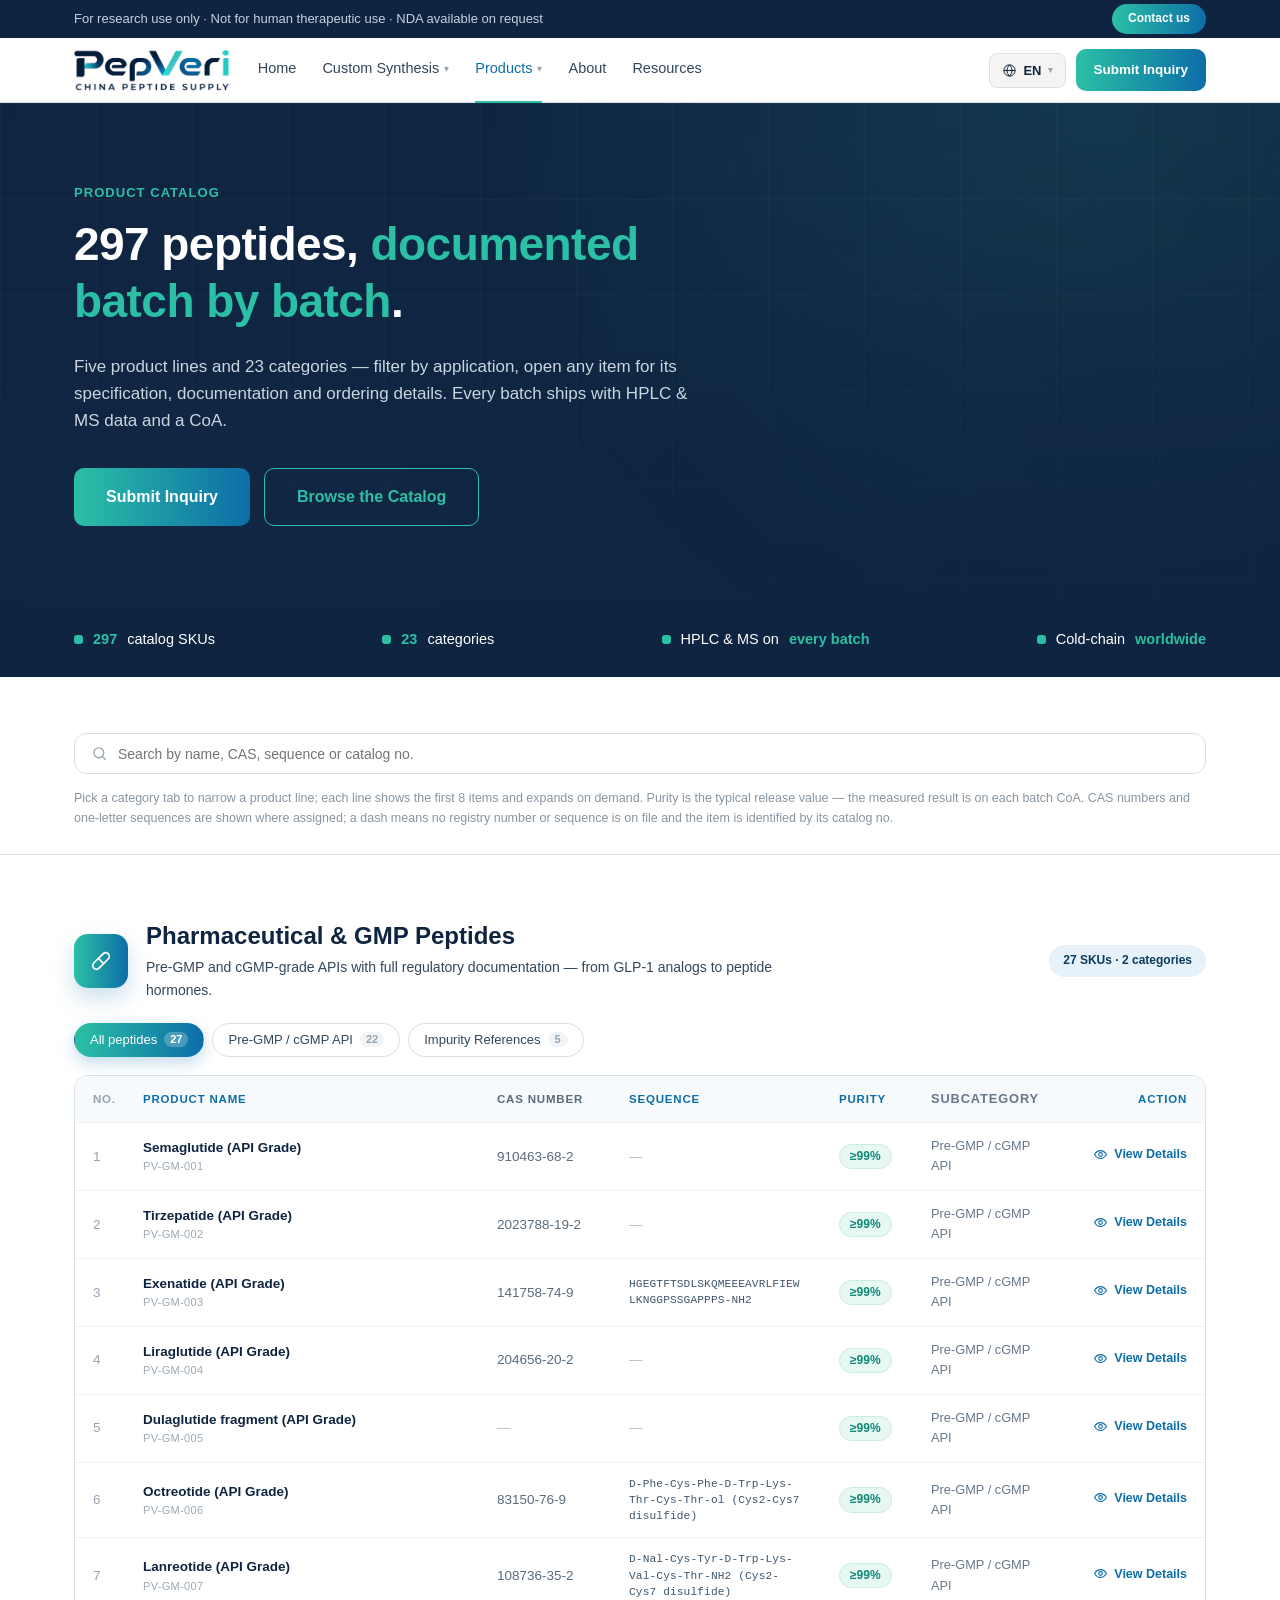
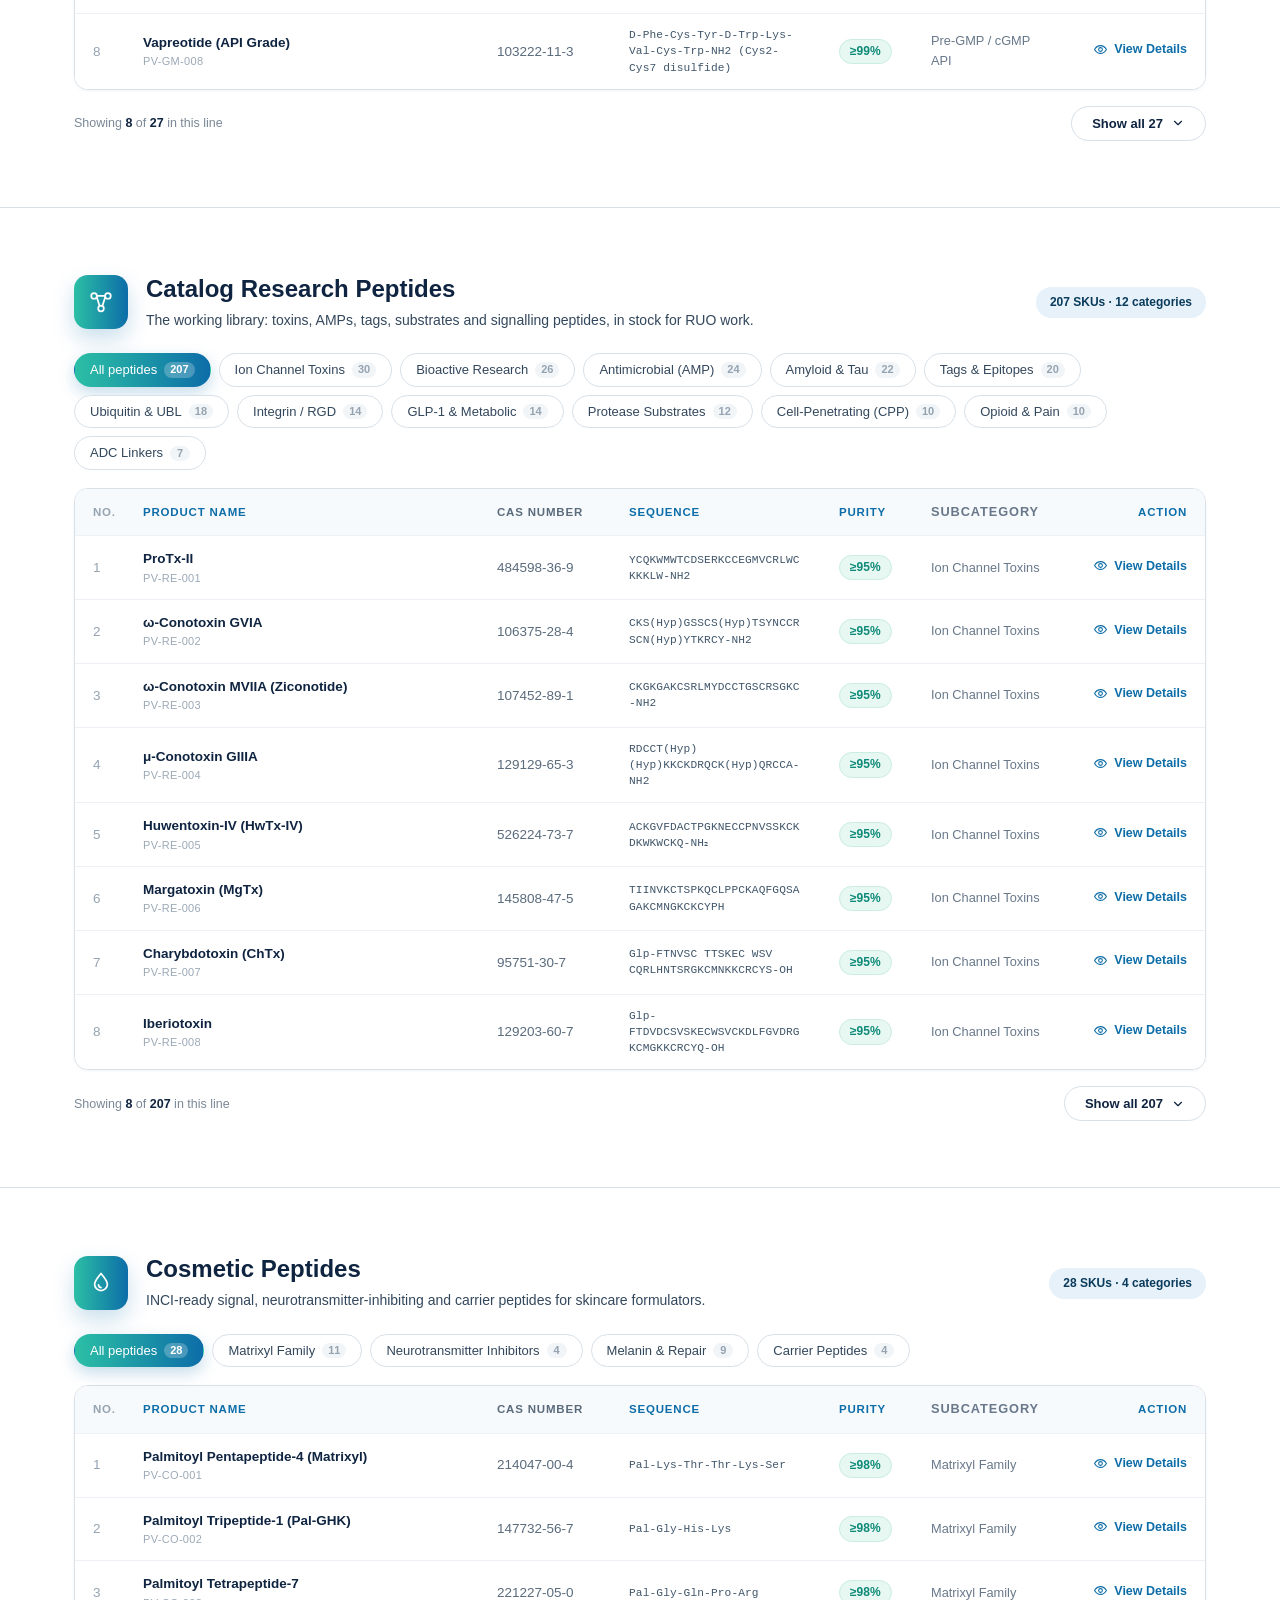
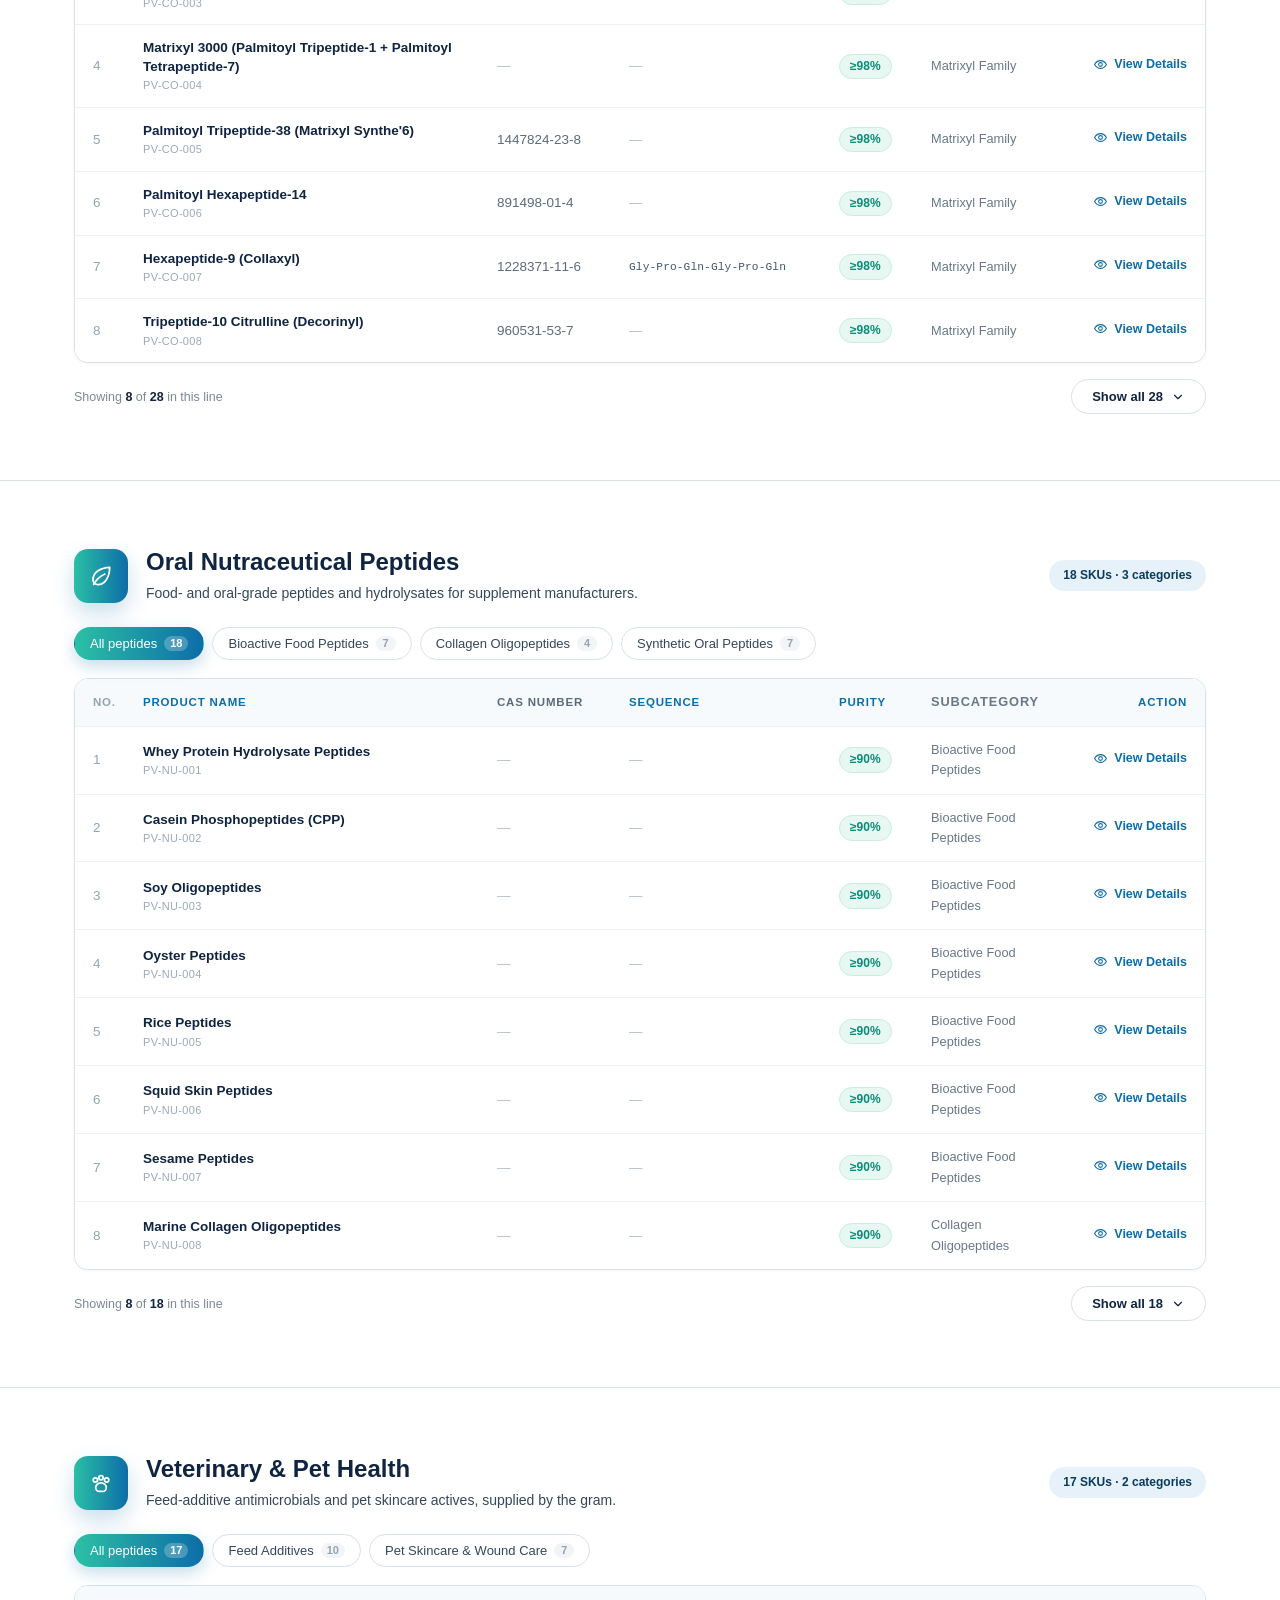
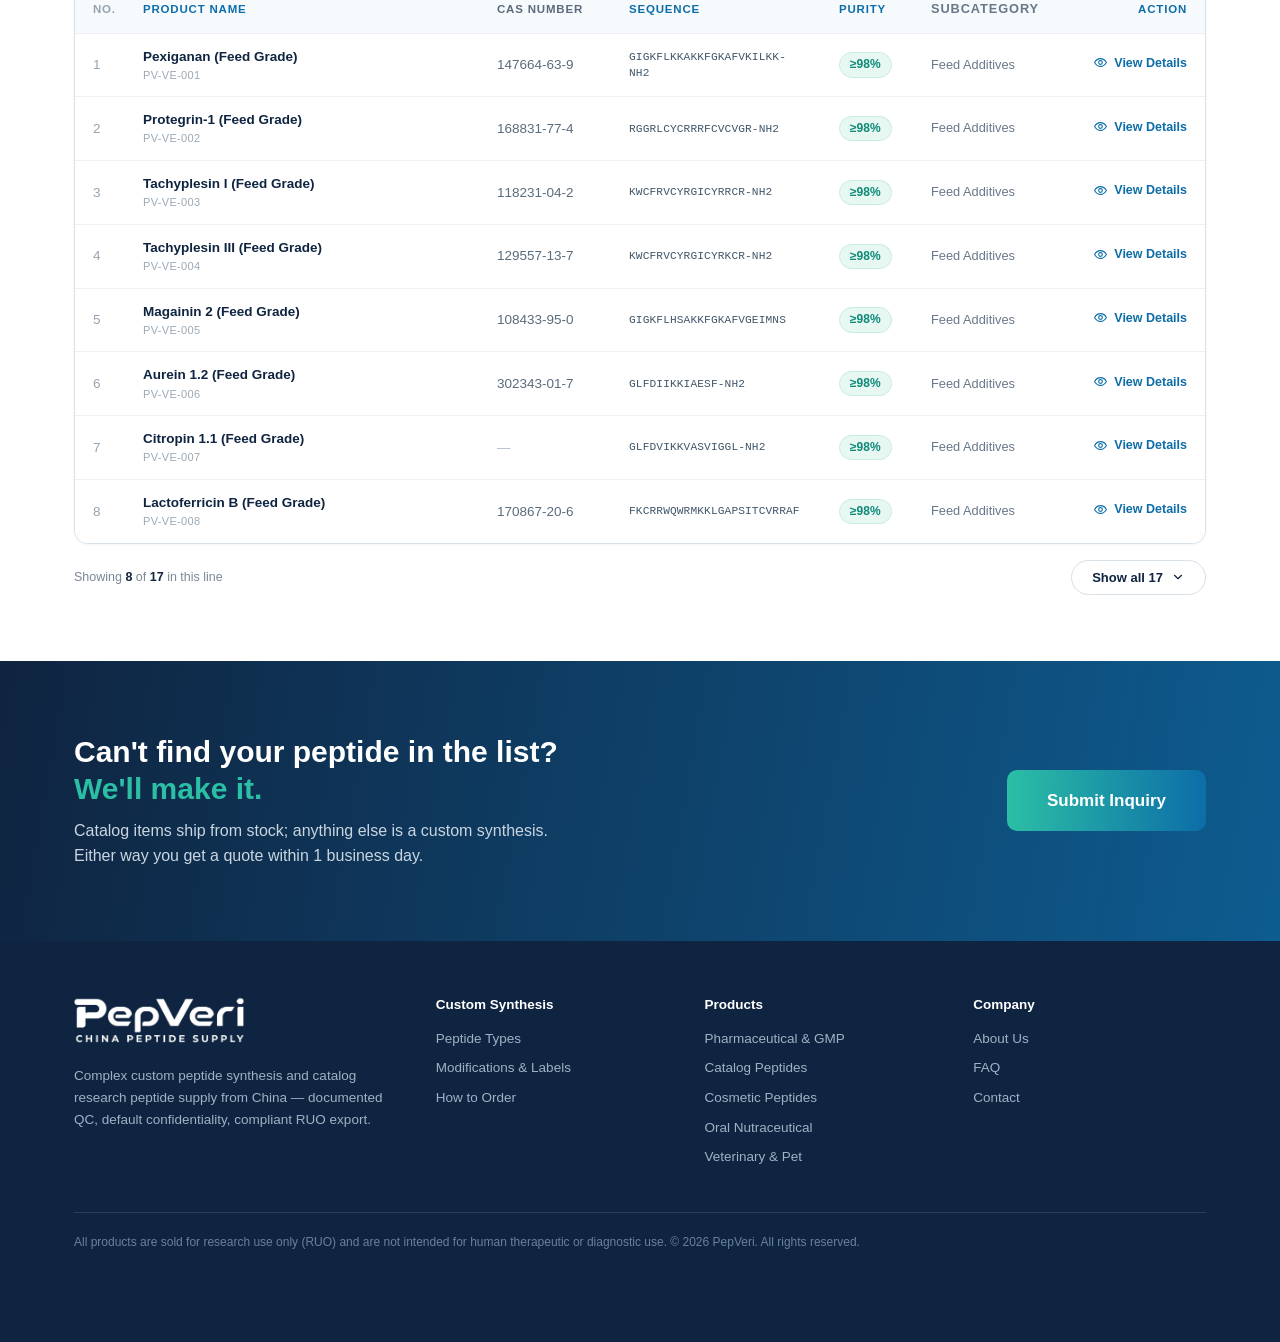
<file: legacy/products.html>
<!DOCTYPE html>
<html lang="en">
<head>
<meta charset="UTF-8">
<meta name="viewport" content="width=device-width, initial-scale=1.0">
<title>Product Catalog | PepVeri — 297 Peptides across 5 Lines</title>
<link rel="icon" href="favicon.ico" sizes="any">
<link rel="icon" type="image/png" sizes="32x32" href="assets/favicon-32.png">
<link rel="icon" type="image/png" sizes="16x16" href="assets/favicon-16.png">
<link rel="apple-touch-icon" sizes="180x180" href="assets/apple-touch-icon.png">
<style>





:root{
  --navy:#0F2440; --blue:#0D6DA8; --teal:#2BBFA5;
  --teal-dark:#0E8A78; --blue-deep:#0A3B5C; --navy-soft:#33475C;
  --teal-tint:#E3F6F1; --blue-tint:#E6F1F9; --line:#D8E0E8; --bg:#F5F4F2;
  --grad-primary:linear-gradient(90deg,#2BBFA5 0%,#0D6DA8 100%);
  --grad-dark:linear-gradient(90deg,#0F2440 0%,#0D6DA8 100%);
  --grad-hover:linear-gradient(90deg,#0E8A78 0%,#0A5588 100%);
  --hero-overlay:rgba(15,36,64,0.90);
  --font:-apple-system,"Helvetica Neue",Arial,"PingFang SC",sans-serif;
}
*{margin:0;padding:0;box-sizing:border-box}
html{scroll-behavior:smooth}
body{font-family:var(--font);color:var(--navy-soft);background:#fff;line-height:1.6}
img{max-width:100%}
a{text-decoration:none;color:inherit}
ul{list-style:none}
.wrap{max-width:1180px;margin:0 auto;padding:0 24px}
h1,h2,h3,h4{color:var(--navy);font-weight:600;line-height:1.25}
.section{padding:72px 0}
.section.alt{background:var(--bg)}
.kicker{display:inline-block;font-size:13px;font-weight:600;letter-spacing:.08em;text-transform:uppercase;color:var(--teal-dark);margin-bottom:12px}
.section h2{font-size:32px;margin-bottom:14px}
.section .lead{max-width:760px;font-size:17px;color:var(--navy-soft)}
.btn{display:inline-flex;align-items:center;justify-content:center;gap:8px;padding:13px 28px;border-radius:8px;font-size:15px;font-weight:600;cursor:pointer;border:none;transition:all .2s;white-space:nowrap}
.btn-primary{background:var(--grad-primary);color:#fff}
.btn-primary:hover{background:var(--grad-hover);transform:translateY(-1px)}
.btn-outline{background:transparent;color:var(--teal);border:1.5px solid var(--teal)}
.btn-outline:hover{background:var(--teal-tint)}
.btn-dark{background:var(--grad-dark);color:#fff}
.btn-dark:hover{background:var(--grad-hover)}

/* ===== announcement ===== */
.announce{background:var(--navy);color:#C3D2DE;font-size:13px}
.announce .wrap{display:flex;align-items:center;justify-content:space-between;height:38px}
.announce .btn-contact{background:var(--grad-primary);color:#fff;padding:5px 16px;border-radius:99px;font-size:12px;font-weight:600}
.announce .btn-contact:hover{background:var(--grad-hover)}

/* ===== header / nav ===== */
.header{position:sticky;top:0;z-index:100;background:#fff;border-bottom:1px solid var(--line)}
.nav{display:flex;align-items:center;height:64px;gap:28px}
.logo img{height:42px;display:block}
.menu{display:flex;gap:26px;flex:1}
.menu>li{position:relative}
.menu>li>a{display:flex;align-items:center;gap:5px;padding:20px 0;font-size:14.5px;font-weight:500;color:var(--navy-soft);border-bottom:2px solid transparent}
.menu>li>a:hover{color:var(--blue)}
.menu>li>a .caret{font-size:10px;color:#98A6B3}
.nav-right{display:flex;align-items:center;gap:10px}
.lang{position:relative}
.lang>button{display:flex;align-items:center;gap:6px;background:var(--bg);border:1px solid var(--line);border-radius:8px;padding:9px 12px;font-size:13px;font-weight:600;color:var(--navy);cursor:pointer;font-family:var(--font)}
.lang-drop{display:none;position:absolute;top:110%;right:0;background:#fff;border:1px solid var(--line);border-radius:8px;min-width:150px;box-shadow:0 8px 24px rgba(15,36,64,.12);overflow:hidden}
.lang.open .lang-drop{display:block}
.lang-drop a{display:block;padding:10px 14px;font-size:13px}
.lang-drop a:hover{background:var(--teal-tint)}
.btn-nav{padding:10px 18px;font-size:13.5px}

/* ===== dropdowns (mega v2) ===== */
.nav{position:relative}
.menu>li{position:static}
.drop{position:absolute;top:100%;left:0;right:0;transform:none;background:#fff;border:1px solid var(--line);border-top:none;border-radius:0 0 16px 16px;box-shadow:0 32px 64px -20px rgba(15,36,64,.28);display:none;overflow:hidden}
.menu>li:hover .drop{display:block}
.drop::before{content:"";display:block;height:3px;background:var(--grad-primary)}
.drop-body{display:flex;align-items:stretch;padding:26px 26px 20px}
.dgroup{flex:1 1 0;min-width:0;padding-right:22px;display:flex;flex-direction:column}
.dgroup+.dgroup{border-left:1px solid var(--line);padding-left:22px}
.dgroup h4{display:flex;align-items:flex-start;gap:9px;font-size:11.5px;font-weight:700;letter-spacing:.07em;text-transform:uppercase;color:var(--navy);margin:0 0 10px;line-height:1.35;min-height:40px}
.gi{width:26px;height:26px;border-radius:8px;display:flex;align-items:center;justify-content:center;color:#fff;flex:none;background:var(--grad-primary)}
.gi.blue{background:linear-gradient(135deg,#0D6DA8,#0A3B5C)}
.gi.teal{background:linear-gradient(135deg,#2BBFA5,#0E8A78)}
.gi.navy{background:linear-gradient(135deg,#33475C,#0F2440)}
.gi svg{width:15px;height:15px;stroke:currentColor;fill:none;stroke-width:1.8;stroke-linecap:round;stroke-linejoin:round;display:block}
.subcols{display:grid;grid-template-columns:1fr 1fr;column-gap:20px}
.drop ul{min-width:0}
.drop ul li a{display:block;font-size:13px;line-height:1.4;padding:5px 0;color:#5A6B7C;transition:color .15s}
.drop ul li a:hover{color:var(--blue)}
.gmore{align-self:flex-start;margin-top:auto;padding-top:10px;font-size:12px;font-weight:600;color:var(--teal-dark);white-space:nowrap}
.gmore:hover{color:var(--teal)}
.drop-foot{display:flex;align-items:center;justify-content:space-between;gap:18px;background:linear-gradient(100deg,#0F2440 0%,#0A3B5C 70%,#0D6DA8 160%);color:#fff;padding:16px 24px}
.drop-foot b{display:block;font-size:13.5px;color:#fff;font-weight:600}
.drop-foot span{display:block;font-size:12px;color:#AFC4D4;margin-top:2px;max-width:660px}
.drop-foot .df-acts{display:flex;align-items:center;gap:16px;flex:none}
.drop-foot .btn{padding:9px 18px;font-size:12.5px}
.drop-foot .ghost{font-size:12.5px;font-weight:600;color:#7FD6C6;white-space:nowrap}
.drop-foot .ghost:hover{color:#fff}
.menu>li>a .caret{transition:transform .2s}
.menu>li:hover>a .caret{transform:rotate(180deg)}
.menu>li>a.cur{color:var(--blue);border-bottom:2px solid var(--teal)}
.hamburger{display:none;background:none;border:1px solid var(--line);border-radius:8px;padding:8px 12px;font-size:18px;cursor:pointer;color:var(--navy)}

/* ===== hero ===== */
.hero{position:relative;color:#fff;background:linear-gradient(120deg,#41586B 0%,#5B6E7E 40%,#3C4F60 70%,#586C7B 100%)}
.hero::before{content:"";position:absolute;inset:0;background:
  radial-gradient(ellipse 600px 300px at 80% 20%,rgba(255,255,255,.10),transparent 60%),
  radial-gradient(ellipse 500px 400px at 15% 90%,rgba(255,255,255,.06),transparent 60%)}
.hero-overlay{position:absolute;inset:0;background:var(--hero-overlay)}
.hero .wrap{position:relative;padding:82px 24px 74px;max-width:1180px}
.hero h1{font-size:46px;color:#fff;max-width:640px}
.hero h1 em{font-style:normal;color:var(--teal)}
.hero p.sub{margin:22px 0 34px;font-size:17px;color:#C9D6E0;max-width:620px}
.hero-cta{display:flex;gap:14px;flex-wrap:wrap}
.hero-cta .btn{padding:15px 32px;font-size:16px}
.hero-card{position:absolute;right:24px;top:90px;background:rgba(10,59,92,.92);border:1px solid rgba(43,191,165,.25);border-radius:14px;padding:26px;width:320px}
.hero-card h3{color:var(--teal);font-size:13px;letter-spacing:.06em;text-transform:uppercase;margin-bottom:16px}
.hero-card li{font-size:14px;color:#E4EDF3;padding:6px 0 6px 22px;position:relative}
.hero-card li::before{content:"";position:absolute;left:0;top:13px;width:8px;height:8px;border-radius:2px;background:var(--teal)}

/* ===== trust strip ===== */
.strip{background:var(--navy);padding:26px 0}
.strip .wrap{display:flex;justify-content:space-between;gap:20px;flex-wrap:wrap}
.strip .item{color:#fff;font-size:14.5px;display:flex;align-items:center;gap:10px}
.strip .item b{color:var(--teal)}
.strip .dot{width:9px;height:9px;border-radius:3px;background:var(--teal)}

/* ===== pathways ===== */
.paths{display:grid;grid-template-columns:1fr 1fr;gap:26px;margin-top:44px}
.path{border:1px solid var(--line);border-radius:16px;padding:34px;position:relative;transition:all .2s}
.path:hover{border-color:var(--teal);box-shadow:0 12px 32px rgba(15,36,64,.08)}
.path .tag{position:absolute;top:-13px;left:30px;background:var(--grad-primary);color:#fff;font-size:11.5px;font-weight:700;letter-spacing:.05em;padding:5px 14px;border-radius:99px}
.path h3{font-size:22px;margin-bottom:10px}
.path p{font-size:14.5px;margin-bottom:18px}
.path ul{margin-bottom:24px}
.path ul li{font-size:14px;padding:5px 0 5px 24px;position:relative}
.path ul li::before{content:"✓";position:absolute;left:0;color:var(--teal);font-weight:700}
.path .btn{width:100%}

.process-block{margin-top:56px;padding-top:44px;border-top:1px solid var(--line)}
.process-title{font-size:24px;margin-bottom:8px}
.process-sub{font-size:15px;color:var(--navy-soft);max-width:720px;margin-bottom:6px}

/* custom synthesis stepper */
.steps{display:grid;grid-template-columns:repeat(5,1fr);gap:16px;margin-top:48px}
.step{position:relative}
.step .n{width:46px;height:46px;border-radius:50%;background:var(--grad-primary);color:#fff;display:flex;align-items:center;justify-content:center;font-weight:700;font-size:17px;margin-bottom:18px;position:relative;z-index:1}
.step:not(:last-child)::after{content:"";position:absolute;top:22px;left:56px;right:-12px;height:2px;background:repeating-linear-gradient(90deg,#C9D6E0 0 6px,transparent 6px 12px)}
.step h3{font-size:15px;margin-bottom:7px}
.step p{font-size:13px;color:#68788A}
.steps-cta{display:flex;align-items:center;gap:16px;margin-top:44px;flex-wrap:wrap}

/* parallax band: fixed background, content scrolls */
.parallax{
  background:linear-gradient(rgba(15,36,64,.82),rgba(15,36,64,.82)),url("data:image/svg+xml,%3Csvg xmlns="http://www.w3.org/2000/svg" width="1920" height="1080" viewBox="0 0 1920 1080" preserveAspectRatio="xMidYMid slice"%3E%0A  %3Cdefs%3E%0A    %3ClinearGradient id="bg" x1="0" y1="0" x2="1" y2="1"%3E%0A      %3Cstop offset="0" stop-color="%230F2440"/%3E%0A      %3Cstop offset="0.55" stop-color="%23123a5e"/%3E%0A      %3Cstop offset="1" stop-color="%230D6DA8"/%3E%0A    %3C/linearGradient%3E%0A    %3CradialGradient id="glow" cx="0.72" cy="0.3" r="0.6"%3E%0A      %3Cstop offset="0" stop-color="%232BBFA5" stop-opacity="0.35"/%3E%0A      %3Cstop offset="1" stop-color="%232BBFA5" stop-opacity="0"/%3E%0A    %3C/radialGradient%3E%0A    %3CradialGradient id="glow2" cx="0.2" cy="0.8" r="0.55"%3E%0A      %3Cstop offset="0" stop-color="%230D6DA8" stop-opacity="0.5"/%3E%0A      %3Cstop offset="1" stop-color="%230D6DA8" stop-opacity="0"/%3E%0A    %3C/radialGradient%3E%0A    %3Cpattern id="grid" width="80" height="80" patternUnits="userSpaceOnUse"%3E%0A      %3Cpath d="M80 0H0v80" fill="none" stroke="%237FA8C9" stroke-opacity="0.12" stroke-width="1"/%3E%0A    %3C/pattern%3E%0A  %3C/defs%3E%0A  %3Crect width="1920" height="1080" fill="url(%23bg)"/%3E%0A  %3Crect width="1920" height="1080" fill="url(%23grid)"/%3E%0A  %3Crect width="1920" height="1080" fill="url(%23glow)"/%3E%0A  %3Crect width="1920" height="1080" fill="url(%23glow2)"/%3E%0A  %3C!-- molecular network --%3E%0A  %3Cg stroke="%237FD6C6" stroke-opacity="0.35" stroke-width="2" fill="none"%3E%0A    %3Cpath d="M1560 220 L1700 320 L1840 260"/%3E%0A    %3Cpath d="M1700 320 L1760 470"/%3E%0A    %3Cpath d="M300 840 L440 760 L560 850 L700 770"/%3E%0A    %3Cpath d="M440 760 L420 620"/%3E%0A    %3Cpath d="M1240 900 L1380 830 L1500 910"/%3E%0A  %3C/g%3E%0A  %3Cg fill="%232BBFA5" fill-opacity="0.8"%3E%0A    %3Ccircle cx="1560" cy="220" r="9"/%3E%0A    %3Ccircle cx="1700" cy="320" r="13"/%3E%0A    %3Ccircle cx="1840" cy="260" r="7"/%3E%0A    %3Ccircle cx="1760" cy="470" r="9"/%3E%0A    %3Ccircle cx="300" cy="840" r="9"/%3E%0A    %3Ccircle cx="440" cy="760" r="13"/%3E%0A    %3Ccircle cx="560" cy="850" r="8"/%3E%0A    %3Ccircle cx="700" cy="770" r="10"/%3E%0A    %3Ccircle cx="420" cy="620" r="7"/%3E%0A    %3Ccircle cx="1240" cy="900" r="9"/%3E%0A    %3Ccircle cx="1380" cy="830" r="12"/%3E%0A    %3Ccircle cx="1500" cy="910" r="7"/%3E%0A  %3C/g%3E%0A  %3Cg fill="%23FFFFFF" fill-opacity="0.14"%3E%0A    %3Ccircle cx="900" cy="180" r="5"/%3E%0A    %3Ccircle cx="1120" cy="260" r="4"/%3E%0A    %3Ccircle cx="760" cy="420" r="4"/%3E%0A    %3Ccircle cx="1020" cy="560" r="5"/%3E%0A    %3Ccircle cx="620" cy="300" r="3"/%3E%0A    %3Ccircle cx="1300" cy="520" r="4"/%3E%0A    %3Ccircle cx="860" cy="720" r="4"/%3E%0A    %3Ccircle cx="1620" cy="640" r="5"/%3E%0A  %3C/g%3E%0A%3C/svg%3E%0A") center/cover no-repeat;
  background-attachment:fixed;
}
.parallax .kicker{color:var(--teal)}
.parallax h2{color:#fff}
.parallax .lead{color:#C3D2DE}
.parallax .pillar{background:rgba(255,255,255,.08);border:1px solid rgba(255,255,255,.18);backdrop-filter:blur(6px)}
.parallax .pillar h3{color:#fff}
.parallax .pillar p{color:#C3D2DE}

/* supply chain visual cards */
.flow4{display:grid;grid-template-columns:repeat(4,1fr);gap:18px;margin-top:44px}
.fcard{background:#fff;border:1px solid var(--line);border-radius:14px;padding:18px 18px 22px;transition:all .2s;display:flex;flex-direction:column;gap:10px}
.fcard:hover{border-color:var(--teal);transform:translateY(-3px);box-shadow:0 10px 26px rgba(15,36,64,.08)}
.fcard .fig{background:linear-gradient(160deg,#F7FAFC 0%,#EAF3F7 100%);border-radius:10px;height:130px;overflow:hidden}
.fcard .fig svg{width:100%;height:100%}
.fcard h3{font-size:15.5px}
.fcard p{font-size:12.5px;color:#68788A;flex:1}
.flow-arrow{display:none}

/* ===== grids ===== */
.grid-5{display:grid;grid-template-columns:repeat(5,1fr);gap:18px;margin-top:44px}
.pcard{border-radius:14px;padding:0;overflow:hidden;background:var(--grad-primary);color:#fff;transition:all .2s;display:flex;flex-direction:column}
.pcard:hover{transform:translateY(-4px);box-shadow:0 14px 32px rgba(13,109,168,.32)}
.pcard-img{display:flex;align-items:center;justify-content:center;font-size:44px;height:120px;background:rgba(255,255,255,.14);border-bottom:1px solid rgba(255,255,255,.18)}
.pcard h3{font-size:16px;color:#fff;padding:18px 18px 6px}
.pcard p{font-size:13px;color:rgba(255,255,255,.88);padding:0 18px;flex:1}
.pcard .count{align-self:flex-start;margin:14px 18px 18px;font-size:12px;font-weight:700;color:#fff;background:rgba(255,255,255,.18);border:1px solid rgba(255,255,255,.3);border-radius:99px;padding:4px 12px}
.btn-white{background:#fff;color:var(--navy)}
.btn-white:hover{background:var(--teal-tint);transform:translateY(-1px)}
.grid-types{display:grid;grid-template-columns:repeat(5,1fr);gap:18px;margin-top:44px}
.tcard{border:1px solid var(--line);border-radius:14px;padding:20px;background:#fff;transition:all .2s;display:flex;flex-direction:column;gap:8px}
.tcard:hover{border-color:var(--blue);transform:translateY(-3px);box-shadow:0 10px 26px rgba(15,36,64,.08)}
.tcard .ic{width:38px;height:38px;border-radius:10px;background:var(--blue-tint);display:flex;align-items:center;justify-content:center;font-size:17px}
.tcard h3{font-size:15px}
.tcard p{font-size:12.5px;color:#68788A;flex:1}
.tcard .link{font-size:13px;font-weight:600;color:var(--blue)}
.chips{display:flex;flex-wrap:wrap;gap:12px;margin-top:36px}
.chip{border:1px solid var(--line);border-radius:99px;padding:10px 20px;font-size:14px;font-weight:500;color:var(--navy-soft);background:#fff;transition:all .2s}
.chip:hover{border-color:var(--teal);color:var(--teal-dark);background:var(--teal-tint)}

/* ===== why / pillars ===== */
.pillars{display:grid;grid-template-columns:repeat(3,1fr);gap:26px;margin-top:44px}
.pillar{background:#fff;border:1px solid var(--line);border-radius:16px;padding:32px}
.pillar .num{font-size:13px;font-weight:700;color:var(--teal);margin-bottom:10px}
.pillar h3{font-size:19px;margin-bottom:10px}
.pillar p{font-size:14px}

/* ===== QC ===== */
.qc{display:grid;grid-template-columns:1.1fr 1fr;gap:48px;align-items:center}
.qc-visual{background:#fff;border:1px solid var(--line);border-radius:14px;padding:20px}
.qc-visual .chart{height:210px;border-radius:8px;background:linear-gradient(180deg,#FDFEFE,#F2F6F8);position:relative;overflow:hidden}
.qc-visual .chart svg{position:absolute;inset:0;width:100%;height:100%}
.qc-visual .cap{display:flex;justify-content:space-between;font-size:11.5px;color:#8895A1;margin-top:10px}
.qc ul li{padding:9px 0 9px 30px;position:relative;font-size:15px}
.qc ul li::before{content:"✓";position:absolute;left:0;top:9px;width:20px;height:20px;border-radius:50%;background:var(--teal-tint);color:var(--teal-dark);font-size:12px;font-weight:700;display:flex;align-items:center;justify-content:center}

/* ===== FAQ ===== */
.faq details{border:1px solid var(--line);border-radius:12px;background:#fff;margin-bottom:12px;overflow:hidden}
.faq summary{padding:18px 22px;font-weight:600;color:var(--navy);cursor:pointer;font-size:15.5px;list-style:none;display:flex;justify-content:space-between;align-items:center}
.faq summary::after{content:"+";font-size:20px;color:var(--teal);transition:transform .2s}
.faq details[open] summary::after{transform:rotate(45deg)}
.faq .a{padding:0 22px 18px;font-size:14.5px}

/* ===== CTA band ===== */
.cta-band{background:linear-gradient(100deg,var(--navy) 0%,var(--blue) 130%);color:#fff;padding:72px 0}
.cta-band .wrap{display:flex;align-items:center;justify-content:space-between;gap:30px;flex-wrap:wrap}
.cta-band h2{color:#fff;font-size:30px;max-width:560px}
.cta-band h2 em{font-style:normal;color:var(--teal)}
.cta-band p{color:#C9D6E0;margin-top:10px;max-width:520px}

/* ===== footer ===== */
footer{background:var(--navy);color:#9FB2C4;font-size:13.5px;padding:56px 0 90px}
.foot-grid{display:grid;grid-template-columns:1.4fr 1fr 1fr 1fr;gap:36px;margin-bottom:36px}
.foot-grid img{height:46px;margin-bottom:16px}
.foot-grid h4{color:#fff;font-size:13.5px;margin-bottom:14px}
.foot-grid li{margin-bottom:8px}
.foot-grid a:hover{color:var(--teal)}
.ruo{border-top:1px solid rgba(255,255,255,.12);padding-top:20px;font-size:12px;color:#6B8199}

/* mobile sticky */
.sticky-cta{display:none;position:fixed;bottom:0;left:0;right:0;padding:10px 14px calc(10px + env(safe-area-inset-bottom));background:rgba(255,255,255,.96);border-top:1px solid var(--line);z-index:99}
.sticky-cta .btn{width:100%}

/* ===== responsive ===== */
@media(max-width:1020px){
  .menu{display:none;position:absolute;top:64px;left:0;right:0;background:#fff;flex-direction:column;gap:0;padding:10px 24px 24px;border-bottom:1px solid var(--line);box-shadow:0 20px 40px rgba(15,36,64,.12);max-height:calc(100vh - 64px);overflow:auto}
  .menu.open{display:flex}
  .menu>li{border-bottom:1px solid var(--line)}
  .menu>li:last-child{border-bottom:none}
  .menu>li>a{padding:15px 0;width:100%}
  .drop{position:static;transform:none;display:none!important;box-shadow:none;border:none;padding:0 0 14px;min-width:0;flex-direction:column}
  .menu>li.acc-open .drop{display:flex!important}
  .menu>li.has-acc>a::after{content:"▾";margin-left:auto;font-size:12px;color:#98A6B3}
  .drop::before{display:none}
  .drop-body{flex-direction:column;padding:12px 4px 4px}
  .dgroup{padding:0}
  .dgroup+.dgroup{border-left:none;border-top:1px solid var(--line);margin-top:14px;padding-top:14px;padding-left:0}
  .dgroup h4{font-size:12px;min-height:0;margin-bottom:10px}
  .drop ul li a{font-size:13.5px;padding:6px 0}
  .subcols{grid-template-columns:1fr;column-gap:0}
  .drop-foot{flex-direction:column;align-items:flex-start;gap:10px;padding:14px 16px;margin:10px 0 8px;border-radius:12px}
  .drop-foot .df-acts{flex-wrap:wrap}
  .hamburger{display:block}
  .nav{gap:12px}
  .btn-nav{display:none}
  .grid-5,.grid-types{grid-template-columns:repeat(2,1fr)}
  .flow4{grid-template-columns:repeat(2,1fr)}
  .steps{grid-template-columns:1fr;gap:0}
  .step{padding:0 0 26px 66px}
  .step .n{position:absolute;left:0;top:0;margin-bottom:0}
  .step:not(:last-child)::after{top:50px;left:23px;right:auto;bottom:-4px;width:2px;height:auto;background:repeating-linear-gradient(180deg,#C9D6E0 0 6px,transparent 6px 12px)}
  .pillars{grid-template-columns:1fr}
  .paths{grid-template-columns:1fr}
  .qc{grid-template-columns:1fr}
  .hero-card{display:none}
  .hero h1{font-size:34px}
  .foot-grid{grid-template-columns:1fr 1fr}
  .sticky-cta{display:block}
  footer{padding-bottom:120px}
  .announce .txt{font-size:11px}
}
@media(max-width:560px){
  .grid-5,.grid-types{grid-template-columns:1fr}
  .flow4{grid-template-columns:1fr}
  .hero .wrap{padding:64px 24px 80px}
  .hero h1{font-size:29px}
  .foot-grid{grid-template-columns:1fr}
}
/* iOS Safari doesn't support fixed attachment — fall back to scrolling bg */
@media(max-width:1020px){
  .parallax{background-attachment:scroll}
}






/* ===== service page ===== */
.mtable{width:100%;border-collapse:collapse;background:#fff;border-radius:14px;overflow:hidden;box-shadow:0 1px 3px rgba(15,36,64,.06);margin-top:44px;font-size:14px}
.mtable thead{background:var(--navy);color:#fff;text-align:left}
.mtable th{padding:14px 18px;font-size:13px;letter-spacing:.04em;text-transform:uppercase}
.mtable td{padding:13px 18px;border-top:1px solid var(--line);color:var(--navy-soft);vertical-align:top}
.mtable td:first-child{font-weight:600;color:var(--navy)}
.table-wrap{overflow-x:auto}
.tiers{display:grid;grid-template-columns:repeat(4,1fr);gap:18px;margin-top:44px}
.tier{background:#fff;border:1px solid var(--line);border-radius:16px;padding:26px 22px;transition:all .2s}
.tier:hover{transform:translateY(-3px);box-shadow:0 10px 26px rgba(15,36,64,.08)}
.tier.featured{border:2px solid var(--teal);background:linear-gradient(180deg,#fff, var(--teal-tint))}
.tname{display:block;font-size:13px;font-weight:700;letter-spacing:.06em;text-transform:uppercase;color:var(--teal-dark);margin-bottom:6px}
.tpct{display:block;font-size:26px;font-weight:800;color:var(--navy);margin-bottom:10px}
.tier p{font-size:13px;color:#68788A}

/* rich pathway cards */
.paths{grid-template-columns:1fr 1fr;gap:24px}
.path{padding:32px;display:flex;flex-direction:column}
.path h3{font-size:21px;margin-bottom:8px}
.path p{font-size:13.8px;color:#5A6B7C;line-height:1.7;margin-bottom:0}
.path h4{font-size:10.5px;letter-spacing:.09em;text-transform:uppercase;color:var(--teal-dark);margin:20px 0 8px}
.path ul.feat li{font-size:13.2px;padding:6px 0 6px 24px;position:relative;line-height:1.6;color:var(--navy-soft)}
.path ul.feat li::before{content:"\2713";position:absolute;left:0;top:7px;color:var(--teal);font-weight:700;font-size:12px}
.path .apps{display:flex;flex-wrap:wrap;gap:6px;margin:4px 0 22px}
.path .apps span{font-size:11.4px;background:#F3F7F9;border:1px solid var(--line);border-radius:6px;padding:4px 9px;color:#5A6B7C;line-height:1.4}
.path .btn{margin-top:auto;align-self:flex-start}
.path .tag{position:static;display:inline-block;align-self:flex-start;margin-bottom:14px}

/* certifications */
.cert-grid{display:grid;grid-template-columns:repeat(4,1fr);gap:18px;margin-top:44px}
.cert{background:#fff;border:1px solid var(--line);border-radius:14px;padding:24px;transition:all .2s}
.cert:hover{border-color:var(--teal);box-shadow:0 10px 26px rgba(15,36,64,.07)}
.cert .ico{width:34px;height:34px;border-radius:9px;background:var(--teal-tint);color:var(--teal-dark);margin-bottom:14px}
.cert .ico svg{width:18px;height:18px}
.cert h3{font-size:14.5px;margin-bottom:6px}
.cert p{font-size:12.6px;color:#68788A;line-height:1.6}

/* guarantee */
.guarantee{background:linear-gradient(135deg,#0F2440 0%,#0A3B5C 70%,#0D6DA8 170%);border-radius:18px;padding:36px;display:grid;grid-template-columns:1.45fr 1fr;gap:32px;align-items:center;margin-top:44px}
.guarantee h3{color:#fff;font-size:22px;margin-bottom:10px}
.guarantee p{color:#B9CBD9;font-size:13.6px;line-height:1.8}
.g-stats{display:grid;grid-template-columns:1fr 1fr;gap:14px}
.g-stat{background:rgba(255,255,255,.07);border:1px solid rgba(255,255,255,.14);border-radius:12px;padding:14px 16px}
.g-stat b{display:block;color:#fff;font-size:18px;font-weight:700}
.g-stat span{display:block;color:#9FB8C9;font-size:11.3px;margin-top:3px;line-height:1.4}

@media(max-width:1020px){
  .paths{grid-template-columns:1fr}
  .tiers,.cert-grid{grid-template-columns:repeat(2,1fr)}
  .guarantee{grid-template-columns:1fr;padding:30px}
}
@media(max-width:560px){
  .tiers,.cert-grid{grid-template-columns:1fr}
  .path{padding:26px}
  .path h3{font-size:19px}
}
/* ===== polish pass ===== */
.ico{display:flex;align-items:center;justify-content:center}
.ico svg{width:100%;height:100%;stroke:currentColor;fill:none;stroke-width:1.5;stroke-linecap:round;stroke-linejoin:round;display:block}
.btn{border-radius:10px}
/* hero: add depth + technical grid so the dark area is not flat */
.hero{background:linear-gradient(120deg,#132E4E 0%,#183D61 45%,#0F2440 100%)}
.hero::after{content:"";position:absolute;inset:0;pointer-events:none;background-image:
  radial-gradient(circle at 86% 2%,rgba(43,191,165,.13),transparent 52%),
  linear-gradient(rgba(255,255,255,.032) 1px,transparent 1px),
  linear-gradient(90deg,rgba(255,255,255,.032) 1px,transparent 1px);
  background-size:auto,96px 96px,96px 96px;
  -webkit-mask-image:linear-gradient(180deg,rgba(0,0,0,.95),rgba(0,0,0,.30))}
.hero .wrap{z-index:2}
.hero h1{letter-spacing:-.012em}
/* pathway cards: pill inside the card, buttons no longer full width */
.path .tag{position:static;display:inline-block;margin-bottom:14px}
.path .btn{width:auto;align-self:flex-start;padding:12px 26px;font-size:14px}
/* parallax: solid navy fallback so text survives if the image fails */
.parallax{background-color:var(--navy)}
.parallax .lead{color:#D9E4ED}
.parallax .pillar p{color:#CFDBE5}
/* tables: closed border + radius */
.table-wrap{border:1px solid var(--line);border-radius:14px;background:#fff;overflow-x:auto;box-shadow:0 2px 10px rgba(15,36,64,.05)}
.mtable{border-radius:0;box-shadow:none;margin-top:0}
.mtable tbody tr:last-child td{border-bottom:none}
/* faq centered, blog cards equal height */
.faq{margin-left:auto;margin-right:auto}
.post{display:flex;flex-direction:column}
.post .meta{margin-top:auto;padding-top:8px}

/* ===== mobile polish ===== */
.announce .btn-contact{white-space:nowrap}
@media(max-width:560px){
  .announce .wrap{height:auto;min-height:34px;padding:7px 16px;gap:10px}
  .announce .txt{font-size:10px;line-height:1.4;flex:1;min-width:0}
  .announce .btn-contact{flex:0 0 auto;padding:5px 12px;font-size:11px}
  .hero-cta{gap:10px}
  .hero-cta .btn{width:100%}
  .pcard-img{height:86px}
  .pcard h3{min-height:0;padding:16px 16px 4px}
  .pcard .count{margin:10px 16px 16px}
  .section{padding:56px 0}
  .section h2{font-size:26px}
  .section .lead{font-size:15.5px}
  .hero h1.h-page{font-size:26px}
}
@media(max-width:1020px){
  .hero h1.h-page{font-size:31px}
}






/* ===== catalog page ===== */
.cat-bar{display:flex;align-items:center;gap:16px;flex-wrap:wrap;margin-bottom:14px}
.cat-search{flex:1;min-width:260px;display:flex;align-items:center;gap:10px;border:1.5px solid var(--line);border-radius:12px;padding:11px 16px;background:#fff;transition:border-color .2s,box-shadow .2s}
.cat-search:focus-within{border-color:var(--teal);box-shadow:0 0 0 3px rgba(43,191,165,.18)}
.cat-search svg{width:17px;height:17px;color:#98A6B3;flex:none;stroke:currentColor;fill:none;stroke-width:1.8;stroke-linecap:round}
.cat-search input{border:none;outline:none;flex:1;min-width:0;font-size:14px;font-family:inherit;color:var(--navy);background:transparent}
.cat-note{font-size:12.5px;color:#8895A1;line-height:1.6}
.cat-note b{color:var(--navy-soft);font-weight:600}

/* line section */
.section.line{padding:66px 0;border-top:1px solid var(--line)}
.section.line:first-of-type{border-top:none}
#catalog{padding:56px 0 26px}
.line-head{display:flex;align-items:center;gap:18px;margin-bottom:22px;flex-wrap:wrap}
.lh-ico{width:54px;height:54px;border-radius:14px;background:var(--grad-primary);display:flex;align-items:center;justify-content:center;color:#fff;flex:none;box-shadow:0 10px 22px rgba(13,109,168,.22)}
.lh-ico svg{width:26px;height:26px;stroke:currentColor;fill:none;stroke-width:1.6;stroke-linecap:round;stroke-linejoin:round}
.lh-txt{flex:1;min-width:230px}
.lh-txt h2{font-size:24px;margin-bottom:5px}
.lh-txt p{font-size:14px;color:var(--navy-soft);max-width:660px}
.lh-badge{font-size:12px;font-weight:700;color:var(--blue-deep);background:var(--blue-tint);border-radius:99px;padding:6px 14px;white-space:nowrap}

/* sub-category tabs */
.subtabs{display:flex;gap:8px;flex-wrap:wrap;margin-bottom:18px}
.subtab{display:inline-flex;align-items:center;gap:7px;font-family:inherit;font-size:13px;font-weight:500;color:var(--navy-soft);background:#fff;border:1px solid var(--line);border-radius:99px;padding:8px 15px;cursor:pointer;transition:all .15s;line-height:1.2}
.subtab:hover{border-color:var(--teal);color:var(--teal-dark);background:var(--teal-tint)}
.subtab b{font-size:11px;font-weight:700;color:#95A3B1;background:#F1F5F8;border-radius:99px;padding:1px 6px;min-width:20px;text-align:center}
.subtab.on{background:var(--grad-primary);border-color:transparent;color:#fff;box-shadow:0 6px 16px rgba(13,109,168,.24)}
.subtab.on b{background:rgba(255,255,255,.24);color:#fff}

/* catalog table */
.table-wrap{border:1px solid var(--line);border-radius:14px;overflow:hidden;background:#fff;box-shadow:0 1px 3px rgba(15,36,64,.05)}
.mtable.cat{margin:0;border-radius:0;box-shadow:none;font-size:13.5px;table-layout:fixed}
.mtable.cat thead{background:#F7FAFC;color:var(--blue);text-align:left;border-bottom:1px solid var(--line)}
.mtable.cat th{padding:13px 18px;font-size:11.5px;font-weight:700;letter-spacing:.07em;text-transform:uppercase;white-space:nowrap;color:var(--blue)}
.mtable.cat td{padding:13px 18px;border-top:1px solid #EDF1F5;color:var(--navy-soft);vertical-align:middle}
.mtable.cat td:first-child{font-weight:400;color:#95A3B1}
.mtable.cat tbody tr{transition:background .12s}
.mtable.cat tbody tr:hover{background:#FAFCFD}
.mtable.cat th.c-no,.mtable.cat td.c-no{width:50px;color:#95A3B1;font-variant-numeric:tabular-nums}
.mtable.cat th.c-cas,.mtable.cat td.c-cas{width:132px;font-variant-numeric:tabular-nums;color:#5A6B7C;overflow-wrap:anywhere}
.mtable.cat th.c-seq,.mtable.cat td.c-seq{width:210px}
.mtable.cat th.c-pur,.mtable.cat td.c-pur{width:92px}
.mtable.cat th.c-sub,.mtable.cat td.c-sub{width:152px;color:#68788A;font-size:12.8px;overflow-wrap:anywhere}
.mtable.cat th.c-act,.mtable.cat td.c-act{width:140px;text-align:right}
.c-name{font-weight:600;color:var(--navy);white-space:normal;overflow-wrap:anywhere;word-break:break-word;line-height:1.42}
.c-name a{color:var(--navy);font-weight:600;overflow-wrap:anywhere;word-break:break-word}
.c-name a:hover{color:var(--blue)}
.c-ref{display:block;font-size:11px;font-weight:500;color:#9BA9B6;letter-spacing:.03em;margin-top:2px;font-variant-numeric:tabular-nums}
.c-seq code{display:block;font-family:ui-monospace,SFMono-Regular,Menlo,Consolas,"Liberation Mono",monospace;font-size:11.2px;line-height:1.45;letter-spacing:.01em;color:#40566A;white-space:normal;overflow-wrap:anywhere;word-break:break-word}
.seq-none{color:#B3BEC9}
.c-seq-m{display:none}
.pill{display:inline-block;font-size:12px;font-weight:700;color:#0E8A78;background:#E7F7F1;border:1px solid #C9EDE2;border-radius:99px;padding:2px 10px;white-space:nowrap}
.cas-none{color:#B3BEC9}
.view{display:inline-flex;align-items:center;gap:6px;font-size:12.5px;font-weight:600;color:var(--blue);white-space:nowrap}
.view svg{width:15px;height:15px;stroke:currentColor;fill:none;stroke-width:1.7;stroke-linecap:round;stroke-linejoin:round}
.view:hover{color:var(--teal-dark)}
.view:hover svg{stroke:var(--teal-dark)}
tr.hide{display:none}

/* footer of a line */
.line-foot{display:flex;align-items:center;justify-content:space-between;gap:14px;flex-wrap:wrap;margin-top:16px}
.lf-count{font-size:12.5px;color:#7A8896}
.lf-count b{color:var(--navy);font-weight:600}
.btn-more{display:inline-flex;align-items:center;gap:8px;font-family:inherit;font-size:13px;font-weight:600;color:var(--navy);background:#fff;border:1.5px solid var(--line);border-radius:99px;padding:9px 20px;cursor:pointer;transition:all .15s}
.btn-more:hover{border-color:var(--teal);color:var(--teal-dark);background:var(--teal-tint)}
.btn-more svg{width:14px;height:14px;stroke:currentColor;fill:none;stroke-width:2;stroke-linecap:round;stroke-linejoin:round;transition:transform .2s}
.btn-more[data-open="1"] svg{transform:rotate(180deg)}
.btn-more[hidden]{display:none}
.cat-empty{display:none;text-align:center;padding:46px 20px;border:1.5px dashed var(--line);border-radius:14px;color:#68788A;font-size:14.5px;margin-top:22px;background:#fff}
.cat-empty b{color:var(--navy)}
.sub-empty{display:none}

@media(max-width:1020px){
  .mtable.cat th.c-sub,.mtable.cat td.c-sub{display:none}
  .mtable.cat th.c-no,.mtable.cat td.c-no{width:44px}
  .mtable.cat th.c-cas,.mtable.cat td.c-cas{width:122px}
  .mtable.cat th.c-seq,.mtable.cat td.c-seq{width:190px}
  .mtable.cat th.c-pur,.mtable.cat td.c-pur{width:84px}
  .mtable.cat th.c-act,.mtable.cat td.c-act{width:132px;padding-left:8px;padding-right:8px}
}
@media(max-width:720px){
  .section.line{padding:48px 0}
  .line-head{display:grid;grid-template-columns:44px 1fr;gap:9px 14px;align-items:start;margin-bottom:18px}
  .lh-ico{grid-column:1;grid-row:1;width:44px;height:44px;border-radius:11px;margin-top:1px}
  .lh-ico svg{width:22px;height:22px}
  .lh-txt{grid-column:2;grid-row:1;min-width:0}
  .lh-txt h2{font-size:20px}
  .lh-txt p{font-size:13px}
  .lh-badge{grid-column:2;grid-row:2;justify-self:start;margin:0}
  .subtabs{gap:6px;margin-bottom:14px}
  .subtab{font-size:12px;padding:7px 12px}
  .mtable.cat th,.mtable.cat td{padding:11px 10px}
  .mtable.cat th.c-cas,.mtable.cat td.c-cas,.mtable.cat th.c-seq,.mtable.cat td.c-seq{display:none}
  .mtable.cat th.c-no,.mtable.cat td.c-no{width:30px;padding-right:4px}
  .mtable.cat th.c-pur,.mtable.cat td.c-pur{width:74px}
  .mtable.cat .pill{font-size:11px;padding:2px 8px}
  .mtable.cat th.c-act,.mtable.cat td.c-act{width:48px;padding-left:4px;padding-right:4px}
  .mtable.cat th.c-act{font-size:0}
  .mtable.cat th.c-act::after{content:"VIEW";font-size:9px;letter-spacing:.04em}
  .c-name{font-size:12.8px;line-height:1.4}
  .c-ref{font-size:10px}
  .c-seq-m{display:-webkit-box;-webkit-box-orient:vertical;-webkit-line-clamp:2;overflow:hidden;font-family:ui-monospace,SFMono-Regular,Menlo,Consolas,monospace;font-size:10.2px;line-height:1.4;color:#7A8896;margin-top:3px;overflow-wrap:anywhere;word-break:break-word}
  .view span{display:none}
  .view svg{width:17px;height:17px}
  .line-foot{gap:10px}
  .lf-count{font-size:12px}
  .btn-more{width:100%;justify-content:center}
}
</style>
<meta name="description" content="PepVeri catalog: 297 off-the-shelf peptides in five lines — pharmaceutical/GMP, research, cosmetic, oral nutraceutical and veterinary. Filter by category, every item ships with HPLC &amp; MS data and a batch CoA.">
</head>
<body>
<!-- announcement bar -->
<div class="announce">
  <div class="wrap">
    <span class="txt">For research use only · Not for human therapeutic use · NDA available on request</span>
    <a class="btn-contact" href="inquiry.html">Contact us</a>
  </div>
</div>

<!-- header -->
<header class="header">
  <div class="wrap nav">
    <a class="logo" href="index.html"><img src="assets/logo.png" alt="PepVeri — China Peptide Supply"></a>
    <button class="hamburger" id="hamburger" aria-label="Menu">☰</button>
    <ul class="menu" id="menu">
      <li><a href="index.html">Home</a></li>
      <li class="has-acc">
        <a href="custom-synthesis.html">Custom Synthesis <span class="caret">▾</span></a>
        <div class="drop">
          <div class="drop-body">
            <div class="dgroup">
              <h4><span class="gi"><svg viewBox="0 0 24 24"><path d="M4 5.5h16v11H12l-4.6 3.6v-3.6H4z"/><path d="M8.6 11.2l2.4 2.4 4.5-4.6"/></svg></span>Custom Peptide Types</h4>
              <div class="subcols">
                <ul>
                  <li><a href="custom-synthesis.html#types">Linear Peptides</a></li>
                  <li><a href="custom-synthesis.html#types">Disulfide-Bridged Peptides</a></li>
                  <li><a href="custom-synthesis.html#types">Head-to-Tail Cyclic Peptides</a></li>
                  <li><a href="custom-synthesis.html#types">Sidechain-Cyclized Peptides</a></li>
                  <li><a href="custom-synthesis.html#types">TBMB Bicyclic Peptides</a></li>
                </ul>
                <ul>
                  <li><a href="custom-synthesis.html#types">Stapled-Helix Peptides</a></li>
                  <li><a href="custom-synthesis.html#types">Branched / MAP Peptides</a></li>
                  <li><a href="custom-synthesis.html#types">Retro-Inverso Peptides</a></li>
                  <li><a href="custom-synthesis.html#types">Glycopeptides</a></li>
                  <li><a href="custom-synthesis.html#types">Lipidated / PEGylated Peptides</a></li>
                </ul>
              </div>
              <a class="gmore" href="inquiry.html">Other type? Ask our chemists →</a>
            </div>
            <div class="dgroup">
              <h4><span class="gi blue"><svg viewBox="0 0 24 24"><path d="M9.3 3h5.4M10.4 3v6L5.7 17.6A2.4 2.4 0 0 0 7.8 21h8.4a2.4 2.4 0 0 0 2.1-3.4L13.6 9V3"/><path d="M8 15.4h8"/></svg></span>Modifications &amp; Labels</h4>
              <div class="subcols">
                <ul>
                  <li><a href="custom-synthesis.html#mods">N-Terminal Acetylation</a></li>
                  <li><a href="custom-synthesis.html#mods">C-Terminal Amidation</a></li>
                  <li><a href="custom-synthesis.html#mods">Phosphorylation</a></li>
                  <li><a href="custom-synthesis.html#mods">Biotin Labeling</a></li>
                </ul>
                <ul>
                  <li><a href="custom-synthesis.html#mods">Fluorophore Labeling</a></li>
                  <li><a href="custom-synthesis.html#mods">Isotope Labeling</a></li>
                  <li><a href="custom-synthesis.html#mods">Fluorogenic Substrates</a></li>
                  <li><a href="custom-synthesis.html#mods">Carrier Protein Conjugation</a></li>
                </ul>
              </div>
              <a class="gmore" href="inquiry.html">Custom modifications welcome →</a>
            </div>
          </div>
          <div class="drop-foot">
            <div>
              <b>Have a sequence ready?</b>
              <span>Feasibility review and a firm quote within 1 business day — NDA available before you share anything sensitive.</span>
            </div>
            <div class="df-acts">
              <a class="btn btn-primary" href="inquiry.html">Submit Inquiry</a>
              <a class="ghost" href="custom-synthesis.html#process">How ordering works →</a>
            </div>
          </div>
        </div>
      </li>
      <li class="has-acc">
        <a href="products.html" class="cur">Products <span class="caret">▾</span></a>
        <div class="drop">
          <div class="drop-body">
            <div class="dgroup">
              <h4><span class="gi"><svg viewBox="0 0 24 24"><g transform="rotate(-45 12 12)"><rect x="2.6" y="8.6" width="18.8" height="6.8" rx="3.4"/><path d="M12 8.6v6.8"/></g></svg></span>Pharmaceutical &amp; GMP</h4>
              <ul>
                <li><a href="products.html?sub=pre-gmp-cgmp-api-peptides#gmp">Pre-GMP / cGMP API Peptides</a></li>
                <li><a href="products.html?sub=adc-linker-peptides#research">ADC Linker Peptides</a></li>
                <li><a href="products.html?sub=glp-1-endocrine-metabolic-peptides#research">GLP-1 / Metabolic Peptides</a></li>
                <li><a href="products.html?sub=impurity-reference-peptides#gmp">Impurity Reference Standards</a></li>
              </ul>
              <a class="gmore" href="products.html#gmp">View line · ~40 SKUs →</a>
            </div>
            <div class="dgroup">
              <h4><span class="gi blue"><svg viewBox="0 0 24 24"><circle cx="5.6" cy="6.4" r="2.6"/><circle cx="18.4" cy="6.4" r="2.6"/><circle cx="12" cy="18" r="2.6"/><path d="M8.1 7.4 10.7 15.8M15.9 7.4 13.3 15.8M8.2 6.4h7.6"/></svg></span>Catalog Research Peptides</h4>
              <ul>
                <li><a href="products.html?sub=ion-channel-toxin-peptides#research">Ion Channel Toxin Peptides</a></li>
                <li><a href="products.html?sub=bioactive-research-peptides#research">Bioactive Research Peptides</a></li>
                <li><a href="products.html?sub=antimicrobial-peptides-amp#research">Antimicrobial Peptides (AMP)</a></li>
                <li><a href="products.html?sub=amyloid-tau-neurodegeneration-peptides#research">Amyloid &amp; Tau Peptides</a></li>
                <li><a href="products.html?sub=tag-epitope-peptides#research">Tag &amp; Epitope Peptides</a></li>
              </ul>
              <a class="gmore" href="products.html#research">All 10 families →</a>
            </div>
            <div class="dgroup">
              <h4><span class="gi teal"><svg viewBox="0 0 24 24"><path d="M12 3.2c3.4 4 5.9 7.1 5.9 9.9a5.9 5.9 0 1 1-11.8 0c0-2.8 2.5-5.9 5.9-9.9z"/><path d="M9.7 13.7a2.6 2.6 0 0 0 2.3 2.5"/></svg></span>Cosmetic Peptides</h4>
              <ul>
                <li><a href="products.html?sub=signal-peptides-matrixyl-family#cosmetic">Signal Peptides (Matrixyl family)</a></li>
                <li><a href="products.html?sub=melanin-enzyme-inhibitor-repair-peptides#cosmetic">Enzyme-Inhibitor &amp; Repair</a></li>
                <li><a href="products.html?sub=carrier-peptides#cosmetic">Carrier Peptides</a></li>
                <li><a href="products.html?sub=carrier-peptides#cosmetic">Copper Peptide (GHK-Cu)</a></li>
              </ul>
              <a class="gmore" href="products.html#cosmetic">View line · ~20 SKUs →</a>
            </div>
            <div class="dgroup">
              <h4><span class="gi navy"><svg viewBox="0 0 24 24"><path d="M20 4C11 4.4 4.6 9 4.6 15.4A4.6 4.6 0 0 0 9.2 20C15.4 20 20 13.4 20 4z"/><path d="M5.2 19.8c2.6-4.6 6-7.6 10.4-9.6"/></svg></span>Oral Nutraceutical</h4>
              <ul>
                <li><a href="products.html?sub=bioactive-food-peptides#nutra">Bioactive Food Peptides</a></li>
                <li><a href="products.html?sub=collagen-oligopeptides#nutra">Collagen Oligopeptides</a></li>
                <li><a href="products.html?sub=synthetic-bioactive-oral-peptides#nutra">Synthetic Oral Bioactives</a></li>
              </ul>
              <a class="gmore" href="products.html#nutra">View line · ~15 SKUs →</a>
            </div>
            <div class="dgroup">
              <h4><span class="gi teal"><svg viewBox="0 0 24 24"><circle cx="6.8" cy="9.2" r="2"/><circle cx="12" cy="7.2" r="2"/><circle cx="17.2" cy="9.2" r="2"/><path d="M12 11.8c-2.9 0-4.9 2.2-4.9 4.5A3.4 3.4 0 0 0 10.5 19.7h3a3.4 3.4 0 0 0 3.4-3.4c0-2.3-2-4.5-4.9-4.5z"/></svg></span>Veterinary &amp; Pet Health</h4>
              <ul>
                <li><a href="products.html?sub=feed-additive-antimicrobial-peptides#vet">Feed-Additive AMPs</a></li>
                <li><a href="products.html?sub=pet-skincare-wound-care-peptides#vet">Pet Skincare &amp; Wound Care</a></li>
                <li><a href="products.html#vet">Pet Joint &amp; Mobility</a></li>
              </ul>
              <a class="gmore" href="products.html#vet">View line · ~15 SKUs →</a>
            </div>
          </div>
          <div class="drop-foot">
            <div>
              <b>300+ SKUs across five product lines</b>
              <span>Every catalog item ships with HPLC &amp; MS data and a batch CoA — RUO compliant, export-screened, cold-chain delivered.</span>
            </div>
            <div class="df-acts">
              <a class="btn btn-primary" href="products.html">View All Products</a>
              <a class="ghost" href="inquiry.html">Request bulk pricing →</a>
            </div>
          </div>
        </div>
      </li>
      <li><a href="about.html">About</a></li>
      <li><a href="resources.html">Resources</a></li>
    </ul>
    <div class="nav-right">
      <div class="lang" id="lang">
        <button id="langBtn"><svg viewBox="0 0 24 24" fill="none" stroke="currentColor" stroke-width="1.6" style="width:15px;height:15px;flex:none"><circle cx="12" cy="12" r="9"/><path d="M3.2 12h17.6"/><path d="M12 3c2.5 2.4 3.9 5.6 3.9 9s-1.4 6.6-3.9 9c-2.5-2.4-3.9-5.6-3.9-9s1.4-6.6 3.9-9z"/></svg> EN <span style="font-size:9px;color:#98A6B3">▾</span></button>
        <div class="lang-drop">
          <a href="#" style="color:var(--teal-dark);font-weight:600">English</a>
          <a href="#" style="color:#98A6B3;cursor:default">中文（coming soon）</a>
        </div>
      </div>
      <a class="btn btn-primary btn-nav" href="inquiry.html">Submit Inquiry</a>
    </div>
  </div>
</header>






<!-- page hero -->
<section class="hero" style="min-height:auto">
  <div class="hero-overlay"></div>
  <div class="wrap" style="padding-top:76px;padding-bottom:76px">
    <span class="kicker" style="color:var(--teal)">Product Catalog</span>
    <h1 class="h-page">297 peptides, <em>documented batch by batch</em>.</h1>
    <p class="sub">Five product lines and 23 categories — filter by application, open any item for its specification, documentation and ordering details. Every batch ships with HPLC &amp; MS data and a CoA.</p>
    <div class="hero-cta">
      <a class="btn btn-primary" href="inquiry.html">Submit Inquiry</a>
      <a class="btn btn-outline" href="#catalog" style="border-color:var(--teal);color:var(--teal)">Browse the Catalog</a>
    </div>
  </div>
</section>

<!-- catalog stats -->
<div class="strip">
  <div class="wrap">
    <span class="item"><span class="dot"></span><b>297</b> catalog SKUs</span>
    <span class="item"><span class="dot"></span><b>23</b> categories</span>
    <span class="item"><span class="dot"></span>HPLC &amp; MS on <b>every batch</b></span>
    <span class="item"><span class="dot"></span>Cold-chain <b>worldwide</b></span>
  </div>
</div>

<!-- toolbar -->
<section class="section tight" id="catalog">
  <div class="wrap">
    <div class="cat-bar">
      <div class="cat-search">
        <svg viewBox="0 0 24 24"><circle cx="11" cy="11" r="7"/><path d="m16.5 16.5 4 4"/></svg>
        <input id="q" type="search" placeholder="Search by name, CAS, sequence or catalog no." aria-label="Search the catalog">
      </div>
    </div>
    <p class="cat-note">Pick a category tab to narrow a product line; each line shows the first 8 items and expands on demand. Purity is the typical release value — the measured result is on each batch CoA. CAS numbers and one-letter sequences are shown where assigned; a dash means no registry number or sequence is on file and the item is identified by its catalog no.</p>
    <div class="cat-empty" id="catEmpty"><b>No catalog match for that search.</b><br>Not stocked? We synthesize it — send the sequence via <a href="inquiry.html" style="color:var(--blue);font-weight:600">Submit Inquiry</a>.</div>
  </div>
</section>


<!-- ===== Pharmaceutical & GMP Peptides ===== -->
<section class="section line" id="gmp" data-line="gmp">
  <div class="wrap">
    <div class="line-head">
      <div class="lh-ico"><svg viewBox="0 0 24 24"><g transform="rotate(-45 12 12)"><rect x="2.6" y="8.6" width="18.8" height="6.8" rx="3.4"/><path d="M12 8.6v6.8"/></g></svg></div>
      <div class="lh-txt">
        <h2>Pharmaceutical &amp; GMP Peptides</h2>
        <p>Pre-GMP and cGMP-grade APIs with full regulatory documentation — from GLP-1 analogs to peptide hormones.</p>
      </div>
      <span class="lh-badge">27 SKUs · 2 categories</span>
    </div>

    <div class="subtabs" data-tabs>
      <button class="subtab on" data-sub="all">All peptides <b>27</b></button><button class="subtab" data-sub="pre-gmp-cgmp-api-peptides">Pre-GMP / cGMP API <b>22</b></button><button class="subtab" data-sub="impurity-reference-peptides">Impurity References <b>5</b></button>
    </div>

    <div class="table-wrap">
      <table class="mtable cat">
        <thead>
          <tr>
            <th class="c-no">No.</th>
            <th>Product Name</th>
            <th class="c-cas">CAS Number</th>
            <th class="c-seq">Sequence</th>
            <th class="c-pur">Purity</th>
            <th class="c-sub">Subcategory</th>
            <th class="c-act">Action</th>
          </tr>
        </thead>
        <tbody>
        <tr data-sub="pre-gmp-cgmp-api-peptides" data-q="semaglutide (api grade) 910463-68-2 pv-gm-001 pre-gmp / cgmp api">
          <td class="c-no"></td>
          <td class="c-name"><a href="product.html?p=semaglutide-api-grade">Semaglutide (API Grade)</a><span class="c-ref">PV-GM-001</span></td>
          <td class="c-cas"><span class="c">910463-68-2</span></td>
          <td class="c-seq"><span class="seq-none">—</span></td>
          <td class="c-pur"><span class="pill">≥99%</span></td>
          <td class="c-sub">Pre-GMP / cGMP API</td>
          <td class="c-act"><a class="view" href="product.html?p=semaglutide-api-grade"><svg viewBox="0 0 24 24" aria-hidden="true"><path d="M2.5 12S6 5.8 12 5.8 21.5 12 21.5 12 18 18.2 12 18.2 2.5 12 2.5 12z"/><circle cx="12" cy="12" r="3"/></svg><span>View Details</span></a></td>
        </tr>
        <tr data-sub="pre-gmp-cgmp-api-peptides" data-q="tirzepatide (api grade) 2023788-19-2 pv-gm-002 pre-gmp / cgmp api">
          <td class="c-no"></td>
          <td class="c-name"><a href="product.html?p=tirzepatide-api-grade">Tirzepatide (API Grade)</a><span class="c-ref">PV-GM-002</span></td>
          <td class="c-cas"><span class="c">2023788-19-2</span></td>
          <td class="c-seq"><span class="seq-none">—</span></td>
          <td class="c-pur"><span class="pill">≥99%</span></td>
          <td class="c-sub">Pre-GMP / cGMP API</td>
          <td class="c-act"><a class="view" href="product.html?p=tirzepatide-api-grade"><svg viewBox="0 0 24 24" aria-hidden="true"><path d="M2.5 12S6 5.8 12 5.8 21.5 12 21.5 12 18 18.2 12 18.2 2.5 12 2.5 12z"/><circle cx="12" cy="12" r="3"/></svg><span>View Details</span></a></td>
        </tr>
        <tr data-sub="pre-gmp-cgmp-api-peptides" data-q="exenatide (api grade) 141758-74-9 pv-gm-003 pre-gmp / cgmp api hgegtftsdlskqmeeeavrlfiewlknggpssgappps-nh2">
          <td class="c-no"></td>
          <td class="c-name"><a href="product.html?p=exenatide-api-grade">Exenatide (API Grade)</a><span class="c-ref">PV-GM-003</span><span class="c-seq-m" title="HGEGTFTSDLSKQMEEEAVRLFIEWLKNGGPSSGAPPPS-NH2">SEQ · HGEGTFTSDLSKQMEEEAVRLFIEWLKNGGPSSGAPPPS-NH2</span></td>
          <td class="c-cas"><span class="c">141758-74-9</span></td>
          <td class="c-seq"><code title="HGEGTFTSDLSKQMEEEAVRLFIEWLKNGGPSSGAPPPS-NH2">HGEGTFTSDLSKQMEEEAVRLFIEWLKNGGPSSGAPPPS-NH2</code></td>
          <td class="c-pur"><span class="pill">≥99%</span></td>
          <td class="c-sub">Pre-GMP / cGMP API</td>
          <td class="c-act"><a class="view" href="product.html?p=exenatide-api-grade"><svg viewBox="0 0 24 24" aria-hidden="true"><path d="M2.5 12S6 5.8 12 5.8 21.5 12 21.5 12 18 18.2 12 18.2 2.5 12 2.5 12z"/><circle cx="12" cy="12" r="3"/></svg><span>View Details</span></a></td>
        </tr>
        <tr data-sub="pre-gmp-cgmp-api-peptides" data-q="liraglutide (api grade) 204656-20-2 pv-gm-004 pre-gmp / cgmp api">
          <td class="c-no"></td>
          <td class="c-name"><a href="product.html?p=liraglutide-api-grade">Liraglutide (API Grade)</a><span class="c-ref">PV-GM-004</span></td>
          <td class="c-cas"><span class="c">204656-20-2</span></td>
          <td class="c-seq"><span class="seq-none">—</span></td>
          <td class="c-pur"><span class="pill">≥99%</span></td>
          <td class="c-sub">Pre-GMP / cGMP API</td>
          <td class="c-act"><a class="view" href="product.html?p=liraglutide-api-grade"><svg viewBox="0 0 24 24" aria-hidden="true"><path d="M2.5 12S6 5.8 12 5.8 21.5 12 21.5 12 18 18.2 12 18.2 2.5 12 2.5 12z"/><circle cx="12" cy="12" r="3"/></svg><span>View Details</span></a></td>
        </tr>
        <tr data-sub="pre-gmp-cgmp-api-peptides" data-q="dulaglutide fragment (api grade) pv-gm-005 pre-gmp / cgmp api">
          <td class="c-no"></td>
          <td class="c-name"><a href="product.html?p=dulaglutide-fragment-api-grade">Dulaglutide fragment (API Grade)</a><span class="c-ref">PV-GM-005</span></td>
          <td class="c-cas"><span class="cas-none" title="No CAS registry number assigned">—</span></td>
          <td class="c-seq"><span class="seq-none">—</span></td>
          <td class="c-pur"><span class="pill">≥99%</span></td>
          <td class="c-sub">Pre-GMP / cGMP API</td>
          <td class="c-act"><a class="view" href="product.html?p=dulaglutide-fragment-api-grade"><svg viewBox="0 0 24 24" aria-hidden="true"><path d="M2.5 12S6 5.8 12 5.8 21.5 12 21.5 12 18 18.2 12 18.2 2.5 12 2.5 12z"/><circle cx="12" cy="12" r="3"/></svg><span>View Details</span></a></td>
        </tr>
        <tr data-sub="pre-gmp-cgmp-api-peptides" data-q="octreotide (api grade) 83150-76-9 pv-gm-006 pre-gmp / cgmp api d-phe-cys-phe-d-trp-lys-thr-cys-thr-ol (cys2-cys7 disulfide)">
          <td class="c-no"></td>
          <td class="c-name"><a href="product.html?p=octreotide-api-grade">Octreotide (API Grade)</a><span class="c-ref">PV-GM-006</span><span class="c-seq-m" title="D-Phe-Cys-Phe-D-Trp-Lys-Thr-Cys-Thr-ol (Cys2-Cys7 disulfide)">SEQ · D-Phe-Cys-Phe-D-Trp-Lys-Thr-Cys-Thr-ol (Cys2-Cys7 disulfide)</span></td>
          <td class="c-cas"><span class="c">83150-76-9</span></td>
          <td class="c-seq"><code title="D-Phe-Cys-Phe-D-Trp-Lys-Thr-Cys-Thr-ol (Cys2-Cys7 disulfide)">D-Phe-Cys-Phe-D-Trp-Lys-Thr-Cys-Thr-ol (Cys2-Cys7 disulfide)</code></td>
          <td class="c-pur"><span class="pill">≥99%</span></td>
          <td class="c-sub">Pre-GMP / cGMP API</td>
          <td class="c-act"><a class="view" href="product.html?p=octreotide-api-grade"><svg viewBox="0 0 24 24" aria-hidden="true"><path d="M2.5 12S6 5.8 12 5.8 21.5 12 21.5 12 18 18.2 12 18.2 2.5 12 2.5 12z"/><circle cx="12" cy="12" r="3"/></svg><span>View Details</span></a></td>
        </tr>
        <tr data-sub="pre-gmp-cgmp-api-peptides" data-q="lanreotide (api grade) 108736-35-2 pv-gm-007 pre-gmp / cgmp api d-nal-cys-tyr-d-trp-lys-val-cys-thr-nh2 (cys2-cys7 disulfide)">
          <td class="c-no"></td>
          <td class="c-name"><a href="product.html?p=lanreotide-api-grade">Lanreotide (API Grade)</a><span class="c-ref">PV-GM-007</span><span class="c-seq-m" title="D-Nal-Cys-Tyr-D-Trp-Lys-Val-Cys-Thr-NH2 (Cys2-Cys7 disulfide)">SEQ · D-Nal-Cys-Tyr-D-Trp-Lys-Val-Cys-Thr-NH2 (Cys2-Cys7 disulfide)</span></td>
          <td class="c-cas"><span class="c">108736-35-2</span></td>
          <td class="c-seq"><code title="D-Nal-Cys-Tyr-D-Trp-Lys-Val-Cys-Thr-NH2 (Cys2-Cys7 disulfide)">D-Nal-Cys-Tyr-D-Trp-Lys-Val-Cys-Thr-NH2 (Cys2-Cys7 disulfide)</code></td>
          <td class="c-pur"><span class="pill">≥99%</span></td>
          <td class="c-sub">Pre-GMP / cGMP API</td>
          <td class="c-act"><a class="view" href="product.html?p=lanreotide-api-grade"><svg viewBox="0 0 24 24" aria-hidden="true"><path d="M2.5 12S6 5.8 12 5.8 21.5 12 21.5 12 18 18.2 12 18.2 2.5 12 2.5 12z"/><circle cx="12" cy="12" r="3"/></svg><span>View Details</span></a></td>
        </tr>
        <tr data-sub="pre-gmp-cgmp-api-peptides" data-q="vapreotide (api grade) 103222-11-3 pv-gm-008 pre-gmp / cgmp api d-phe-cys-tyr-d-trp-lys-val-cys-trp-nh2 (cys2-cys7 disulfide)">
          <td class="c-no"></td>
          <td class="c-name"><a href="product.html?p=vapreotide-api-grade">Vapreotide (API Grade)</a><span class="c-ref">PV-GM-008</span><span class="c-seq-m" title="D-Phe-Cys-Tyr-D-Trp-Lys-Val-Cys-Trp-NH2 (Cys2-Cys7 disulfide)">SEQ · D-Phe-Cys-Tyr-D-Trp-Lys-Val-Cys-Trp-NH2 (Cys2-Cys7 disulfide)</span></td>
          <td class="c-cas"><span class="c">103222-11-3</span></td>
          <td class="c-seq"><code title="D-Phe-Cys-Tyr-D-Trp-Lys-Val-Cys-Trp-NH2 (Cys2-Cys7 disulfide)">D-Phe-Cys-Tyr-D-Trp-Lys-Val-Cys-Trp-NH2 (Cys2-Cys7 disulfide)</code></td>
          <td class="c-pur"><span class="pill">≥99%</span></td>
          <td class="c-sub">Pre-GMP / cGMP API</td>
          <td class="c-act"><a class="view" href="product.html?p=vapreotide-api-grade"><svg viewBox="0 0 24 24" aria-hidden="true"><path d="M2.5 12S6 5.8 12 5.8 21.5 12 21.5 12 18 18.2 12 18.2 2.5 12 2.5 12z"/><circle cx="12" cy="12" r="3"/></svg><span>View Details</span></a></td>
        </tr>
        <tr data-sub="pre-gmp-cgmp-api-peptides" data-q="buserelin (api grade) 57982-77-1 pv-gm-009 pre-gmp / cgmp api pyr-his-trp-ser-tyr-d-ser(tbu)-leu-arg-pro-nhet">
          <td class="c-no"></td>
          <td class="c-name"><a href="product.html?p=buserelin-api-grade">Buserelin (API Grade)</a><span class="c-ref">PV-GM-009</span><span class="c-seq-m" title="Pyr-His-Trp-Ser-Tyr-D-Ser(tBu)-Leu-Arg-Pro-NHEt">SEQ · Pyr-His-Trp-Ser-Tyr-D-Ser(tBu)-Leu-Arg-Pro-NHEt</span></td>
          <td class="c-cas"><span class="c">57982-77-1</span></td>
          <td class="c-seq"><code title="Pyr-His-Trp-Ser-Tyr-D-Ser(tBu)-Leu-Arg-Pro-NHEt">Pyr-His-Trp-Ser-Tyr-D-Ser(tBu)-Leu-Arg-Pro-NHEt</code></td>
          <td class="c-pur"><span class="pill">≥99%</span></td>
          <td class="c-sub">Pre-GMP / cGMP API</td>
          <td class="c-act"><a class="view" href="product.html?p=buserelin-api-grade"><svg viewBox="0 0 24 24" aria-hidden="true"><path d="M2.5 12S6 5.8 12 5.8 21.5 12 21.5 12 18 18.2 12 18.2 2.5 12 2.5 12z"/><circle cx="12" cy="12" r="3"/></svg><span>View Details</span></a></td>
        </tr>
        <tr data-sub="pre-gmp-cgmp-api-peptides" data-q="leuprorelin / leuprolide (api grade) 53714-56-0 pv-gm-010 pre-gmp / cgmp api pyr-his-trp-ser-tyr-d-leu-leu-arg-pro-nhet">
          <td class="c-no"></td>
          <td class="c-name"><a href="product.html?p=leuprorelin-leuprolide-api-grade">Leuprorelin / Leuprolide (API Grade)</a><span class="c-ref">PV-GM-010</span><span class="c-seq-m" title="Pyr-His-Trp-Ser-Tyr-D-Leu-Leu-Arg-Pro-NHEt">SEQ · Pyr-His-Trp-Ser-Tyr-D-Leu-Leu-Arg-Pro-NHEt</span></td>
          <td class="c-cas"><span class="c">53714-56-0</span></td>
          <td class="c-seq"><code title="Pyr-His-Trp-Ser-Tyr-D-Leu-Leu-Arg-Pro-NHEt">Pyr-His-Trp-Ser-Tyr-D-Leu-Leu-Arg-Pro-NHEt</code></td>
          <td class="c-pur"><span class="pill">≥99%</span></td>
          <td class="c-sub">Pre-GMP / cGMP API</td>
          <td class="c-act"><a class="view" href="product.html?p=leuprorelin-leuprolide-api-grade"><svg viewBox="0 0 24 24" aria-hidden="true"><path d="M2.5 12S6 5.8 12 5.8 21.5 12 21.5 12 18 18.2 12 18.2 2.5 12 2.5 12z"/><circle cx="12" cy="12" r="3"/></svg><span>View Details</span></a></td>
        </tr>
        <tr data-sub="pre-gmp-cgmp-api-peptides" data-q="goserelin (api grade) 65807-02-5 pv-gm-011 pre-gmp / cgmp api pyr-his-trp-ser-tyr-d-ser(tbu)-leu-arg-pro-azgly-nh2">
          <td class="c-no"></td>
          <td class="c-name"><a href="product.html?p=goserelin-api-grade">Goserelin (API Grade)</a><span class="c-ref">PV-GM-011</span><span class="c-seq-m" title="Pyr-His-Trp-Ser-Tyr-D-Ser(tBu)-Leu-Arg-Pro-AzGly-NH2">SEQ · Pyr-His-Trp-Ser-Tyr-D-Ser(tBu)-Leu-Arg-Pro-AzGly-NH2</span></td>
          <td class="c-cas"><span class="c">65807-02-5</span></td>
          <td class="c-seq"><code title="Pyr-His-Trp-Ser-Tyr-D-Ser(tBu)-Leu-Arg-Pro-AzGly-NH2">Pyr-His-Trp-Ser-Tyr-D-Ser(tBu)-Leu-Arg-Pro-AzGly-NH2</code></td>
          <td class="c-pur"><span class="pill">≥99%</span></td>
          <td class="c-sub">Pre-GMP / cGMP API</td>
          <td class="c-act"><a class="view" href="product.html?p=goserelin-api-grade"><svg viewBox="0 0 24 24" aria-hidden="true"><path d="M2.5 12S6 5.8 12 5.8 21.5 12 21.5 12 18 18.2 12 18.2 2.5 12 2.5 12z"/><circle cx="12" cy="12" r="3"/></svg><span>View Details</span></a></td>
        </tr>
        <tr data-sub="pre-gmp-cgmp-api-peptides" data-q="triptorelin (api grade) 57773-63-4 pv-gm-012 pre-gmp / cgmp api pyr-his-trp-ser-tyr-d-trp-leu-arg-pro-gly-nh2">
          <td class="c-no"></td>
          <td class="c-name"><a href="product.html?p=triptorelin-api-grade">Triptorelin (API Grade)</a><span class="c-ref">PV-GM-012</span><span class="c-seq-m" title="Pyr-His-Trp-Ser-Tyr-D-Trp-Leu-Arg-Pro-Gly-NH2">SEQ · Pyr-His-Trp-Ser-Tyr-D-Trp-Leu-Arg-Pro-Gly-NH2</span></td>
          <td class="c-cas"><span class="c">57773-63-4</span></td>
          <td class="c-seq"><code title="Pyr-His-Trp-Ser-Tyr-D-Trp-Leu-Arg-Pro-Gly-NH2">Pyr-His-Trp-Ser-Tyr-D-Trp-Leu-Arg-Pro-Gly-NH2</code></td>
          <td class="c-pur"><span class="pill">≥99%</span></td>
          <td class="c-sub">Pre-GMP / cGMP API</td>
          <td class="c-act"><a class="view" href="product.html?p=triptorelin-api-grade"><svg viewBox="0 0 24 24" aria-hidden="true"><path d="M2.5 12S6 5.8 12 5.8 21.5 12 21.5 12 18 18.2 12 18.2 2.5 12 2.5 12z"/><circle cx="12" cy="12" r="3"/></svg><span>View Details</span></a></td>
        </tr>
        <tr data-sub="pre-gmp-cgmp-api-peptides" data-q="nafarelin (api grade) 76932-56-4 pv-gm-013 pre-gmp / cgmp api pyr-his-trp-ser-tyr-d-nal(2)-leu-arg-pro-gly-nh2">
          <td class="c-no"></td>
          <td class="c-name"><a href="product.html?p=nafarelin-api-grade">Nafarelin (API Grade)</a><span class="c-ref">PV-GM-013</span><span class="c-seq-m" title="Pyr-His-Trp-Ser-Tyr-D-Nal(2)-Leu-Arg-Pro-Gly-NH2">SEQ · Pyr-His-Trp-Ser-Tyr-D-Nal(2)-Leu-Arg-Pro-Gly-NH2</span></td>
          <td class="c-cas"><span class="c">76932-56-4</span></td>
          <td class="c-seq"><code title="Pyr-His-Trp-Ser-Tyr-D-Nal(2)-Leu-Arg-Pro-Gly-NH2">Pyr-His-Trp-Ser-Tyr-D-Nal(2)-Leu-Arg-Pro-Gly-NH2</code></td>
          <td class="c-pur"><span class="pill">≥99%</span></td>
          <td class="c-sub">Pre-GMP / cGMP API</td>
          <td class="c-act"><a class="view" href="product.html?p=nafarelin-api-grade"><svg viewBox="0 0 24 24" aria-hidden="true"><path d="M2.5 12S6 5.8 12 5.8 21.5 12 21.5 12 18 18.2 12 18.2 2.5 12 2.5 12z"/><circle cx="12" cy="12" r="3"/></svg><span>View Details</span></a></td>
        </tr>
        <tr data-sub="pre-gmp-cgmp-api-peptides" data-q="cetrorelix (api grade) 120287-85-6 pv-gm-014 pre-gmp / cgmp api ac-d-nal-d-cpa-d-pal-ser-tyr-d-cit-leu-arg-pro-d-ala-nh2">
          <td class="c-no"></td>
          <td class="c-name"><a href="product.html?p=cetrorelix-api-grade">Cetrorelix (API Grade)</a><span class="c-ref">PV-GM-014</span><span class="c-seq-m" title="Ac-D-Nal-D-Cpa-D-Pal-Ser-Tyr-D-Cit-Leu-Arg-Pro-D-Ala-NH2">SEQ · Ac-D-Nal-D-Cpa-D-Pal-Ser-Tyr-D-Cit-Leu-Arg-Pro-D-Ala-NH2</span></td>
          <td class="c-cas"><span class="c">120287-85-6</span></td>
          <td class="c-seq"><code title="Ac-D-Nal-D-Cpa-D-Pal-Ser-Tyr-D-Cit-Leu-Arg-Pro-D-Ala-NH2">Ac-D-Nal-D-Cpa-D-Pal-Ser-Tyr-D-Cit-Leu-Arg-Pro-D-Ala-NH2</code></td>
          <td class="c-pur"><span class="pill">≥99%</span></td>
          <td class="c-sub">Pre-GMP / cGMP API</td>
          <td class="c-act"><a class="view" href="product.html?p=cetrorelix-api-grade"><svg viewBox="0 0 24 24" aria-hidden="true"><path d="M2.5 12S6 5.8 12 5.8 21.5 12 21.5 12 18 18.2 12 18.2 2.5 12 2.5 12z"/><circle cx="12" cy="12" r="3"/></svg><span>View Details</span></a></td>
        </tr>
        <tr data-sub="pre-gmp-cgmp-api-peptides" data-q="ganirelix (api grade) 124904-93-4 pv-gm-015 pre-gmp / cgmp api ac-d-nal-d-cpa-d-pal-ser-tyr-d-harg(et)2-leu-harg(et)2-pro-d-ala-nh2">
          <td class="c-no"></td>
          <td class="c-name"><a href="product.html?p=ganirelix-api-grade">Ganirelix (API Grade)</a><span class="c-ref">PV-GM-015</span><span class="c-seq-m" title="Ac-D-Nal-D-Cpa-D-Pal-Ser-Tyr-D-hArg(Et)2-Leu-hArg(Et)2-Pro-D-Ala-NH2">SEQ · Ac-D-Nal-D-Cpa-D-Pal-Ser-Tyr-D-hArg(Et)2-Leu-hArg(Et)2-Pro-D-Ala-NH2</span></td>
          <td class="c-cas"><span class="c">124904-93-4</span></td>
          <td class="c-seq"><code title="Ac-D-Nal-D-Cpa-D-Pal-Ser-Tyr-D-hArg(Et)2-Leu-hArg(Et)2-Pro-D-Ala-NH2">Ac-D-Nal-D-Cpa-D-Pal-Ser-Tyr-D-hArg(Et)2-Leu-hArg(Et)2-Pro-D-Ala-NH2</code></td>
          <td class="c-pur"><span class="pill">≥99%</span></td>
          <td class="c-sub">Pre-GMP / cGMP API</td>
          <td class="c-act"><a class="view" href="product.html?p=ganirelix-api-grade"><svg viewBox="0 0 24 24" aria-hidden="true"><path d="M2.5 12S6 5.8 12 5.8 21.5 12 21.5 12 18 18.2 12 18.2 2.5 12 2.5 12z"/><circle cx="12" cy="12" r="3"/></svg><span>View Details</span></a></td>
        </tr>
        <tr data-sub="pre-gmp-cgmp-api-peptides" data-q="oxytocin (api grade) 50-56-6 pv-gm-016 pre-gmp / cgmp api cys-tyr-ile-gln-asn-cys-pro-leu-gly-nh2 (cys1-cys6 disulfide)">
          <td class="c-no"></td>
          <td class="c-name"><a href="product.html?p=oxytocin-api-grade">Oxytocin (API Grade)</a><span class="c-ref">PV-GM-016</span><span class="c-seq-m" title="Cys-Tyr-Ile-Gln-Asn-Cys-Pro-Leu-Gly-NH2 (Cys1-Cys6 disulfide)">SEQ · Cys-Tyr-Ile-Gln-Asn-Cys-Pro-Leu-Gly-NH2 (Cys1-Cys6 disulfide)</span></td>
          <td class="c-cas"><span class="c">50-56-6</span></td>
          <td class="c-seq"><code title="Cys-Tyr-Ile-Gln-Asn-Cys-Pro-Leu-Gly-NH2 (Cys1-Cys6 disulfide)">Cys-Tyr-Ile-Gln-Asn-Cys-Pro-Leu-Gly-NH2 (Cys1-Cys6 disulfide)</code></td>
          <td class="c-pur"><span class="pill">≥99%</span></td>
          <td class="c-sub">Pre-GMP / cGMP API</td>
          <td class="c-act"><a class="view" href="product.html?p=oxytocin-api-grade"><svg viewBox="0 0 24 24" aria-hidden="true"><path d="M2.5 12S6 5.8 12 5.8 21.5 12 21.5 12 18 18.2 12 18.2 2.5 12 2.5 12z"/><circle cx="12" cy="12" r="3"/></svg><span>View Details</span></a></td>
        </tr>
        <tr data-sub="pre-gmp-cgmp-api-peptides" data-q="vasopressin (avp, api grade) 113-79-1 pv-gm-017 pre-gmp / cgmp api cys-tyr-phe-gln-asn-cys-pro-arg-gly-nh2 (cys1-cys6 disulfide)">
          <td class="c-no"></td>
          <td class="c-name"><a href="product.html?p=vasopressin-avp-api-grade">Vasopressin (AVP, API Grade)</a><span class="c-ref">PV-GM-017</span><span class="c-seq-m" title="Cys-Tyr-Phe-Gln-Asn-Cys-Pro-Arg-Gly-NH2 (Cys1-Cys6 disulfide)">SEQ · Cys-Tyr-Phe-Gln-Asn-Cys-Pro-Arg-Gly-NH2 (Cys1-Cys6 disulfide)</span></td>
          <td class="c-cas"><span class="c">113-79-1</span></td>
          <td class="c-seq"><code title="Cys-Tyr-Phe-Gln-Asn-Cys-Pro-Arg-Gly-NH2 (Cys1-Cys6 disulfide)">Cys-Tyr-Phe-Gln-Asn-Cys-Pro-Arg-Gly-NH2 (Cys1-Cys6 disulfide)</code></td>
          <td class="c-pur"><span class="pill">≥99%</span></td>
          <td class="c-sub">Pre-GMP / cGMP API</td>
          <td class="c-act"><a class="view" href="product.html?p=vasopressin-avp-api-grade"><svg viewBox="0 0 24 24" aria-hidden="true"><path d="M2.5 12S6 5.8 12 5.8 21.5 12 21.5 12 18 18.2 12 18.2 2.5 12 2.5 12z"/><circle cx="12" cy="12" r="3"/></svg><span>View Details</span></a></td>
        </tr>
        <tr data-sub="pre-gmp-cgmp-api-peptides" data-q="desmopressin (api grade) 16679-58-6 pv-gm-018 pre-gmp / cgmp api mpa-tyr-phe-gln-asn-cys-pro-d-arg-gly-nh2">
          <td class="c-no"></td>
          <td class="c-name"><a href="product.html?p=desmopressin-api-grade">Desmopressin (API Grade)</a><span class="c-ref">PV-GM-018</span><span class="c-seq-m" title="Mpa-Tyr-Phe-Gln-Asn-Cys-Pro-D-Arg-Gly-NH2">SEQ · Mpa-Tyr-Phe-Gln-Asn-Cys-Pro-D-Arg-Gly-NH2</span></td>
          <td class="c-cas"><span class="c">16679-58-6</span></td>
          <td class="c-seq"><code title="Mpa-Tyr-Phe-Gln-Asn-Cys-Pro-D-Arg-Gly-NH2">Mpa-Tyr-Phe-Gln-Asn-Cys-Pro-D-Arg-Gly-NH2</code></td>
          <td class="c-pur"><span class="pill">≥99%</span></td>
          <td class="c-sub">Pre-GMP / cGMP API</td>
          <td class="c-act"><a class="view" href="product.html?p=desmopressin-api-grade"><svg viewBox="0 0 24 24" aria-hidden="true"><path d="M2.5 12S6 5.8 12 5.8 21.5 12 21.5 12 18 18.2 12 18.2 2.5 12 2.5 12z"/><circle cx="12" cy="12" r="3"/></svg><span>View Details</span></a></td>
        </tr>
        <tr data-sub="pre-gmp-cgmp-api-peptides" data-q="calcitonin (salmon, api grade) 47931-85-1 pv-gm-019 pre-gmp / cgmp api csnlstcvlgklsqelhklqtyprtntgsgtp-nh2 (cys1-cys7 disulfide)">
          <td class="c-no"></td>
          <td class="c-name"><a href="product.html?p=calcitonin-salmon-api-grade">Calcitonin (Salmon, API Grade)</a><span class="c-ref">PV-GM-019</span><span class="c-seq-m" title="CSNLSTCVLGKLSQELHKLQTYPRTNTGSGTP-NH2 (Cys1-Cys7 disulfide)">SEQ · CSNLSTCVLGKLSQELHKLQTYPRTNTGSGTP-NH2 (Cys1-Cys7 disulfide)</span></td>
          <td class="c-cas"><span class="c">47931-85-1</span></td>
          <td class="c-seq"><code title="CSNLSTCVLGKLSQELHKLQTYPRTNTGSGTP-NH2 (Cys1-Cys7 disulfide)">CSNLSTCVLGKLSQELHKLQTYPRTNTGSGTP-NH2 (Cys1-Cys7 disulfide)</code></td>
          <td class="c-pur"><span class="pill">≥99%</span></td>
          <td class="c-sub">Pre-GMP / cGMP API</td>
          <td class="c-act"><a class="view" href="product.html?p=calcitonin-salmon-api-grade"><svg viewBox="0 0 24 24" aria-hidden="true"><path d="M2.5 12S6 5.8 12 5.8 21.5 12 21.5 12 18 18.2 12 18.2 2.5 12 2.5 12z"/><circle cx="12" cy="12" r="3"/></svg><span>View Details</span></a></td>
        </tr>
        <tr data-sub="pre-gmp-cgmp-api-peptides" data-q="teriparatide (pth 1-34, api grade) 52232-67-4 pv-gm-020 pre-gmp / cgmp api svseiqlmhnlgkhlnsmervewlrkklqdvhnf">
          <td class="c-no"></td>
          <td class="c-name"><a href="product.html?p=teriparatide-pth-1-34-api-grade">Teriparatide (PTH 1-34, API Grade)</a><span class="c-ref">PV-GM-020</span><span class="c-seq-m" title="SVSEIQLMHNLGKHLNSMERVEWLRKKLQDVHNF">SEQ · SVSEIQLMHNLGKHLNSMERVEWLRKKLQDVHNF</span></td>
          <td class="c-cas"><span class="c">52232-67-4</span></td>
          <td class="c-seq"><code title="SVSEIQLMHNLGKHLNSMERVEWLRKKLQDVHNF">SVSEIQLMHNLGKHLNSMERVEWLRKKLQDVHNF</code></td>
          <td class="c-pur"><span class="pill">≥99%</span></td>
          <td class="c-sub">Pre-GMP / cGMP API</td>
          <td class="c-act"><a class="view" href="product.html?p=teriparatide-pth-1-34-api-grade"><svg viewBox="0 0 24 24" aria-hidden="true"><path d="M2.5 12S6 5.8 12 5.8 21.5 12 21.5 12 18 18.2 12 18.2 2.5 12 2.5 12z"/><circle cx="12" cy="12" r="3"/></svg><span>View Details</span></a></td>
        </tr>
        <tr data-sub="pre-gmp-cgmp-api-peptides" data-q="romosozumab fragment pv-gm-021 pre-gmp / cgmp api">
          <td class="c-no"></td>
          <td class="c-name"><a href="product.html?p=romosozumab-fragment">Romosozumab fragment</a><span class="c-ref">PV-GM-021</span></td>
          <td class="c-cas"><span class="cas-none" title="No CAS registry number assigned">—</span></td>
          <td class="c-seq"><span class="seq-none">—</span></td>
          <td class="c-pur"><span class="pill">≥99%</span></td>
          <td class="c-sub">Pre-GMP / cGMP API</td>
          <td class="c-act"><a class="view" href="product.html?p=romosozumab-fragment"><svg viewBox="0 0 24 24" aria-hidden="true"><path d="M2.5 12S6 5.8 12 5.8 21.5 12 21.5 12 18 18.2 12 18.2 2.5 12 2.5 12z"/><circle cx="12" cy="12" r="3"/></svg><span>View Details</span></a></td>
        </tr>
        <tr data-sub="pre-gmp-cgmp-api-peptides" data-q="ziconotide (api grade, ω-conotoxin mviia) 107452-89-1 pv-gm-022 pre-gmp / cgmp api ckgkgakcsrlmydcctgscrsgkc-nh2">
          <td class="c-no"></td>
          <td class="c-name"><a href="product.html?p=ziconotide-api-grade-omega-conotoxin-mviia">Ziconotide (API Grade, ω-Conotoxin MVIIA)</a><span class="c-ref">PV-GM-022</span><span class="c-seq-m" title="CKGKGAKCSRLMYDCCTGSCRSGKC-NH2">SEQ · CKGKGAKCSRLMYDCCTGSCRSGKC-NH2</span></td>
          <td class="c-cas"><span class="c">107452-89-1</span></td>
          <td class="c-seq"><code title="CKGKGAKCSRLMYDCCTGSCRSGKC-NH2">CKGKGAKCSRLMYDCCTGSCRSGKC-NH2</code></td>
          <td class="c-pur"><span class="pill">≥99%</span></td>
          <td class="c-sub">Pre-GMP / cGMP API</td>
          <td class="c-act"><a class="view" href="product.html?p=ziconotide-api-grade-omega-conotoxin-mviia"><svg viewBox="0 0 24 24" aria-hidden="true"><path d="M2.5 12S6 5.8 12 5.8 21.5 12 21.5 12 18 18.2 12 18.2 2.5 12 2.5 12z"/><circle cx="12" cy="12" r="3"/></svg><span>View Details</span></a></td>
        </tr>
        <tr data-sub="impurity-reference-peptides" data-q="api truncated fragment impurities pv-gm-023 impurity references">
          <td class="c-no"></td>
          <td class="c-name"><a href="product.html?p=api-truncated-fragment-impurities">API Truncated Fragment Impurities</a><span class="c-ref">PV-GM-023</span></td>
          <td class="c-cas"><span class="cas-none" title="No CAS registry number assigned">—</span></td>
          <td class="c-seq"><span class="seq-none">—</span></td>
          <td class="c-pur"><span class="pill">≥95%</span></td>
          <td class="c-sub">Impurity References</td>
          <td class="c-act"><a class="view" href="product.html?p=api-truncated-fragment-impurities"><svg viewBox="0 0 24 24" aria-hidden="true"><path d="M2.5 12S6 5.8 12 5.8 21.5 12 21.5 12 18 18.2 12 18.2 2.5 12 2.5 12z"/><circle cx="12" cy="12" r="3"/></svg><span>View Details</span></a></td>
        </tr>
        <tr data-sub="impurity-reference-peptides" data-q="oxidized peptide impurity (met sulfoxide) pv-gm-024 impurity references">
          <td class="c-no"></td>
          <td class="c-name"><a href="product.html?p=oxidized-peptide-impurity-met-sulfoxide">Oxidized Peptide Impurity (Met Sulfoxide)</a><span class="c-ref">PV-GM-024</span></td>
          <td class="c-cas"><span class="cas-none" title="No CAS registry number assigned">—</span></td>
          <td class="c-seq"><span class="seq-none">—</span></td>
          <td class="c-pur"><span class="pill">≥95%</span></td>
          <td class="c-sub">Impurity References</td>
          <td class="c-act"><a class="view" href="product.html?p=oxidized-peptide-impurity-met-sulfoxide"><svg viewBox="0 0 24 24" aria-hidden="true"><path d="M2.5 12S6 5.8 12 5.8 21.5 12 21.5 12 18 18.2 12 18.2 2.5 12 2.5 12z"/><circle cx="12" cy="12" r="3"/></svg><span>View Details</span></a></td>
        </tr>
        <tr data-sub="impurity-reference-peptides" data-q="d-amino acid epimer impurity pv-gm-025 impurity references">
          <td class="c-no"></td>
          <td class="c-name"><a href="product.html?p=d-amino-acid-epimer-impurity">D-amino Acid Epimer Impurity</a><span class="c-ref">PV-GM-025</span></td>
          <td class="c-cas"><span class="cas-none" title="No CAS registry number assigned">—</span></td>
          <td class="c-seq"><span class="seq-none">—</span></td>
          <td class="c-pur"><span class="pill">≥95%</span></td>
          <td class="c-sub">Impurity References</td>
          <td class="c-act"><a class="view" href="product.html?p=d-amino-acid-epimer-impurity"><svg viewBox="0 0 24 24" aria-hidden="true"><path d="M2.5 12S6 5.8 12 5.8 21.5 12 21.5 12 18 18.2 12 18.2 2.5 12 2.5 12z"/><circle cx="12" cy="12" r="3"/></svg><span>View Details</span></a></td>
        </tr>
        <tr data-sub="impurity-reference-peptides" data-q="deamidated impurity (asn/gln) pv-gm-026 impurity references">
          <td class="c-no"></td>
          <td class="c-name"><a href="product.html?p=deamidated-impurity-asn-gln">Deamidated Impurity (Asn/Gln)</a><span class="c-ref">PV-GM-026</span></td>
          <td class="c-cas"><span class="cas-none" title="No CAS registry number assigned">—</span></td>
          <td class="c-seq"><span class="seq-none">—</span></td>
          <td class="c-pur"><span class="pill">≥95%</span></td>
          <td class="c-sub">Impurity References</td>
          <td class="c-act"><a class="view" href="product.html?p=deamidated-impurity-asn-gln"><svg viewBox="0 0 24 24" aria-hidden="true"><path d="M2.5 12S6 5.8 12 5.8 21.5 12 21.5 12 18 18.2 12 18.2 2.5 12 2.5 12z"/><circle cx="12" cy="12" r="3"/></svg><span>View Details</span></a></td>
        </tr>
        <tr data-sub="impurity-reference-peptides" data-q="aggregation / dimer reference peptide pv-gm-027 impurity references">
          <td class="c-no"></td>
          <td class="c-name"><a href="product.html?p=aggregation-dimer-reference-peptide">Aggregation / Dimer Reference Peptide</a><span class="c-ref">PV-GM-027</span></td>
          <td class="c-cas"><span class="cas-none" title="No CAS registry number assigned">—</span></td>
          <td class="c-seq"><span class="seq-none">—</span></td>
          <td class="c-pur"><span class="pill">≥95%</span></td>
          <td class="c-sub">Impurity References</td>
          <td class="c-act"><a class="view" href="product.html?p=aggregation-dimer-reference-peptide"><svg viewBox="0 0 24 24" aria-hidden="true"><path d="M2.5 12S6 5.8 12 5.8 21.5 12 21.5 12 18 18.2 12 18.2 2.5 12 2.5 12z"/><circle cx="12" cy="12" r="3"/></svg><span>View Details</span></a></td>
        </tr>
        </tbody>
      </table>
    </div>

    <div class="line-foot">
      <span class="lf-count" data-count></span>
      <button class="btn-more" data-more type="button" data-open="0">
        <span data-more-label>Show all</span>
        <svg viewBox="0 0 24 24"><path d="m6 9 6 6 6-6"/></svg>
      </button>
    </div>
  </div>
</section>

<!-- ===== Catalog Research Peptides ===== -->
<section class="section line" id="research" data-line="research">
  <div class="wrap">
    <div class="line-head">
      <div class="lh-ico"><svg viewBox="0 0 24 24"><circle cx="5.6" cy="6.4" r="2.6"/><circle cx="18.4" cy="6.4" r="2.6"/><circle cx="12" cy="18" r="2.6"/><path d="M8.1 7.4 10.7 15.8M15.9 7.4 13.3 15.8M8.2 6.4h7.6"/></svg></div>
      <div class="lh-txt">
        <h2>Catalog Research Peptides</h2>
        <p>The working library: toxins, AMPs, tags, substrates and signalling peptides, in stock for RUO work.</p>
      </div>
      <span class="lh-badge">207 SKUs · 12 categories</span>
    </div>

    <div class="subtabs" data-tabs>
      <button class="subtab on" data-sub="all">All peptides <b>207</b></button><button class="subtab" data-sub="ion-channel-toxin-peptides">Ion Channel Toxins <b>30</b></button><button class="subtab" data-sub="bioactive-research-peptides">Bioactive Research <b>26</b></button><button class="subtab" data-sub="antimicrobial-peptides-amp">Antimicrobial (AMP) <b>24</b></button><button class="subtab" data-sub="amyloid-tau-neurodegeneration-peptides">Amyloid &amp; Tau <b>22</b></button><button class="subtab" data-sub="tag-epitope-peptides">Tags &amp; Epitopes <b>20</b></button><button class="subtab" data-sub="ubiquitin-ubl-peptides">Ubiquitin &amp; UBL <b>18</b></button><button class="subtab" data-sub="integrin-rgd-cell-adhesion-peptides">Integrin / RGD <b>14</b></button><button class="subtab" data-sub="glp-1-endocrine-metabolic-peptides">GLP-1 &amp; Metabolic <b>14</b></button><button class="subtab" data-sub="protease-substrate-fluorogenic-substrates">Protease Substrates <b>12</b></button><button class="subtab" data-sub="cell-penetrating-peptides-cpp">Cell-Penetrating (CPP) <b>10</b></button><button class="subtab" data-sub="opioid-dynorphin-pain-peptides">Opioid &amp; Pain <b>10</b></button><button class="subtab" data-sub="adc-linker-peptides">ADC Linkers <b>7</b></button>
    </div>

    <div class="table-wrap">
      <table class="mtable cat">
        <thead>
          <tr>
            <th class="c-no">No.</th>
            <th>Product Name</th>
            <th class="c-cas">CAS Number</th>
            <th class="c-seq">Sequence</th>
            <th class="c-pur">Purity</th>
            <th class="c-sub">Subcategory</th>
            <th class="c-act">Action</th>
          </tr>
        </thead>
        <tbody>
        <tr data-sub="ion-channel-toxin-peptides" data-q="protx-ii 484598-36-9 pv-re-001 ion channel toxins ycqkwmwtcdserkccegmvcrlwckkklw-nh2">
          <td class="c-no"></td>
          <td class="c-name"><a href="product.html?p=protx-ii">ProTx-II</a><span class="c-ref">PV-RE-001</span><span class="c-seq-m" title="YCQKWMWTCDSERKCCEGMVCRLWCKKKLW-NH2">SEQ · YCQKWMWTCDSERKCCEGMVCRLWCKKKLW-NH2</span></td>
          <td class="c-cas"><span class="c">484598-36-9</span></td>
          <td class="c-seq"><code title="YCQKWMWTCDSERKCCEGMVCRLWCKKKLW-NH2">YCQKWMWTCDSERKCCEGMVCRLWCKKKLW-NH2</code></td>
          <td class="c-pur"><span class="pill">≥95%</span></td>
          <td class="c-sub">Ion Channel Toxins</td>
          <td class="c-act"><a class="view" href="product.html?p=protx-ii"><svg viewBox="0 0 24 24" aria-hidden="true"><path d="M2.5 12S6 5.8 12 5.8 21.5 12 21.5 12 18 18.2 12 18.2 2.5 12 2.5 12z"/><circle cx="12" cy="12" r="3"/></svg><span>View Details</span></a></td>
        </tr>
        <tr data-sub="ion-channel-toxin-peptides" data-q="ω-conotoxin gvia 106375-28-4 pv-re-002 ion channel toxins cks(hyp)gsscs(hyp)tsynccrscn(hyp)ytkrcy-nh2">
          <td class="c-no"></td>
          <td class="c-name"><a href="product.html?p=omega-conotoxin-gvia">ω-Conotoxin GVIA</a><span class="c-ref">PV-RE-002</span><span class="c-seq-m" title="CKS(Hyp)GSSCS(Hyp)TSYNCCRSCN(Hyp)YTKRCY-NH2">SEQ · CKS(Hyp)GSSCS(Hyp)TSYNCCRSCN(Hyp)YTKRCY-NH2</span></td>
          <td class="c-cas"><span class="c">106375-28-4</span></td>
          <td class="c-seq"><code title="CKS(Hyp)GSSCS(Hyp)TSYNCCRSCN(Hyp)YTKRCY-NH2">CKS(Hyp)GSSCS(Hyp)TSYNCCRSCN(Hyp)YTKRCY-NH2</code></td>
          <td class="c-pur"><span class="pill">≥95%</span></td>
          <td class="c-sub">Ion Channel Toxins</td>
          <td class="c-act"><a class="view" href="product.html?p=omega-conotoxin-gvia"><svg viewBox="0 0 24 24" aria-hidden="true"><path d="M2.5 12S6 5.8 12 5.8 21.5 12 21.5 12 18 18.2 12 18.2 2.5 12 2.5 12z"/><circle cx="12" cy="12" r="3"/></svg><span>View Details</span></a></td>
        </tr>
        <tr data-sub="ion-channel-toxin-peptides" data-q="ω-conotoxin mviia (ziconotide) 107452-89-1 pv-re-003 ion channel toxins ckgkgakcsrlmydcctgscrsgkc-nh2">
          <td class="c-no"></td>
          <td class="c-name"><a href="product.html?p=omega-conotoxin-mviia-ziconotide">ω-Conotoxin MVIIA (Ziconotide)</a><span class="c-ref">PV-RE-003</span><span class="c-seq-m" title="CKGKGAKCSRLMYDCCTGSCRSGKC-NH2">SEQ · CKGKGAKCSRLMYDCCTGSCRSGKC-NH2</span></td>
          <td class="c-cas"><span class="c">107452-89-1</span></td>
          <td class="c-seq"><code title="CKGKGAKCSRLMYDCCTGSCRSGKC-NH2">CKGKGAKCSRLMYDCCTGSCRSGKC-NH2</code></td>
          <td class="c-pur"><span class="pill">≥95%</span></td>
          <td class="c-sub">Ion Channel Toxins</td>
          <td class="c-act"><a class="view" href="product.html?p=omega-conotoxin-mviia-ziconotide"><svg viewBox="0 0 24 24" aria-hidden="true"><path d="M2.5 12S6 5.8 12 5.8 21.5 12 21.5 12 18 18.2 12 18.2 2.5 12 2.5 12z"/><circle cx="12" cy="12" r="3"/></svg><span>View Details</span></a></td>
        </tr>
        <tr data-sub="ion-channel-toxin-peptides" data-q="μ-conotoxin giiia 129129-65-3 pv-re-004 ion channel toxins rdcct(hyp)(hyp)kkckdrqck(hyp)qrcca-nh2">
          <td class="c-no"></td>
          <td class="c-name"><a href="product.html?p=mu-conotoxin-giiia">μ-Conotoxin GIIIA</a><span class="c-ref">PV-RE-004</span><span class="c-seq-m" title="RDCCT(Hyp)(Hyp)KKCKDRQCK(Hyp)QRCCA-NH2">SEQ · RDCCT(Hyp)(Hyp)KKCKDRQCK(Hyp)QRCCA-NH2</span></td>
          <td class="c-cas"><span class="c">129129-65-3</span></td>
          <td class="c-seq"><code title="RDCCT(Hyp)(Hyp)KKCKDRQCK(Hyp)QRCCA-NH2">RDCCT(Hyp)(Hyp)KKCKDRQCK(Hyp)QRCCA-NH2</code></td>
          <td class="c-pur"><span class="pill">≥95%</span></td>
          <td class="c-sub">Ion Channel Toxins</td>
          <td class="c-act"><a class="view" href="product.html?p=mu-conotoxin-giiia"><svg viewBox="0 0 24 24" aria-hidden="true"><path d="M2.5 12S6 5.8 12 5.8 21.5 12 21.5 12 18 18.2 12 18.2 2.5 12 2.5 12z"/><circle cx="12" cy="12" r="3"/></svg><span>View Details</span></a></td>
        </tr>
        <tr data-sub="ion-channel-toxin-peptides" data-q="huwentoxin-iv (hwtx-iv) 526224-73-7 pv-re-005 ion channel toxins ackgvfdactpgkneccpnvsskckdkwkwckq-nh₂">
          <td class="c-no"></td>
          <td class="c-name"><a href="product.html?p=huwentoxin-iv-hwtx-iv">Huwentoxin-IV (HwTx-IV)</a><span class="c-ref">PV-RE-005</span><span class="c-seq-m" title="ACKGVFDACTPGKNECCPNVSSKCKDKWKWCKQ-NH₂">SEQ · ACKGVFDACTPGKNECCPNVSSKCKDKWKWCKQ-NH₂</span></td>
          <td class="c-cas"><span class="c">526224-73-7</span></td>
          <td class="c-seq"><code title="ACKGVFDACTPGKNECCPNVSSKCKDKWKWCKQ-NH₂">ACKGVFDACTPGKNECCPNVSSKCKDKWKWCKQ-NH₂</code></td>
          <td class="c-pur"><span class="pill">≥95%</span></td>
          <td class="c-sub">Ion Channel Toxins</td>
          <td class="c-act"><a class="view" href="product.html?p=huwentoxin-iv-hwtx-iv"><svg viewBox="0 0 24 24" aria-hidden="true"><path d="M2.5 12S6 5.8 12 5.8 21.5 12 21.5 12 18 18.2 12 18.2 2.5 12 2.5 12z"/><circle cx="12" cy="12" r="3"/></svg><span>View Details</span></a></td>
        </tr>
        <tr data-sub="ion-channel-toxin-peptides" data-q="margatoxin (mgtx) 145808-47-5 pv-re-006 ion channel toxins tiinvkctspkqclppckaqfgqsagakcmngkckcyph">
          <td class="c-no"></td>
          <td class="c-name"><a href="product.html?p=margatoxin-mgtx">Margatoxin (MgTx)</a><span class="c-ref">PV-RE-006</span><span class="c-seq-m" title="TIINVKCTSPKQCLPPCKAQFGQSAGAKCMNGKCKCYPH">SEQ · TIINVKCTSPKQCLPPCKAQFGQSAGAKCMNGKCKCYPH</span></td>
          <td class="c-cas"><span class="c">145808-47-5</span></td>
          <td class="c-seq"><code title="TIINVKCTSPKQCLPPCKAQFGQSAGAKCMNGKCKCYPH">TIINVKCTSPKQCLPPCKAQFGQSAGAKCMNGKCKCYPH</code></td>
          <td class="c-pur"><span class="pill">≥95%</span></td>
          <td class="c-sub">Ion Channel Toxins</td>
          <td class="c-act"><a class="view" href="product.html?p=margatoxin-mgtx"><svg viewBox="0 0 24 24" aria-hidden="true"><path d="M2.5 12S6 5.8 12 5.8 21.5 12 21.5 12 18 18.2 12 18.2 2.5 12 2.5 12z"/><circle cx="12" cy="12" r="3"/></svg><span>View Details</span></a></td>
        </tr>
        <tr data-sub="ion-channel-toxin-peptides" data-q="charybdotoxin (chtx) 95751-30-7 pv-re-007 ion channel toxins glp-ftnvsc ttskec wsv cqrlhntsrgkcmnkkcrcys-oh">
          <td class="c-no"></td>
          <td class="c-name"><a href="product.html?p=charybdotoxin-chtx">Charybdotoxin (ChTx)</a><span class="c-ref">PV-RE-007</span><span class="c-seq-m" title="Glp-FTNVSC TTSKEC WSV CQRLHNTSRGKCMNKKCRCYS-OH">SEQ · Glp-FTNVSC TTSKEC WSV CQRLHNTSRGKCMNKKCRCYS-OH</span></td>
          <td class="c-cas"><span class="c">95751-30-7</span></td>
          <td class="c-seq"><code title="Glp-FTNVSC TTSKEC WSV CQRLHNTSRGKCMNKKCRCYS-OH">Glp-FTNVSC TTSKEC WSV CQRLHNTSRGKCMNKKCRCYS-OH</code></td>
          <td class="c-pur"><span class="pill">≥95%</span></td>
          <td class="c-sub">Ion Channel Toxins</td>
          <td class="c-act"><a class="view" href="product.html?p=charybdotoxin-chtx"><svg viewBox="0 0 24 24" aria-hidden="true"><path d="M2.5 12S6 5.8 12 5.8 21.5 12 21.5 12 18 18.2 12 18.2 2.5 12 2.5 12z"/><circle cx="12" cy="12" r="3"/></svg><span>View Details</span></a></td>
        </tr>
        <tr data-sub="ion-channel-toxin-peptides" data-q="iberiotoxin 129203-60-7 pv-re-008 ion channel toxins glp-ftdvdcsvskecwsvckdlfgvdrgkcmgkkcrcyq-oh">
          <td class="c-no"></td>
          <td class="c-name"><a href="product.html?p=iberiotoxin">Iberiotoxin</a><span class="c-ref">PV-RE-008</span><span class="c-seq-m" title="Glp-FTDVDCSVSKECWSVCKDLFGVDRGKCMGKKCRCYQ-OH">SEQ · Glp-FTDVDCSVSKECWSVCKDLFGVDRGKCMGKKCRCYQ-OH</span></td>
          <td class="c-cas"><span class="c">129203-60-7</span></td>
          <td class="c-seq"><code title="Glp-FTDVDCSVSKECWSVCKDLFGVDRGKCMGKKCRCYQ-OH">Glp-FTDVDCSVSKECWSVCKDLFGVDRGKCMGKKCRCYQ-OH</code></td>
          <td class="c-pur"><span class="pill">≥95%</span></td>
          <td class="c-sub">Ion Channel Toxins</td>
          <td class="c-act"><a class="view" href="product.html?p=iberiotoxin"><svg viewBox="0 0 24 24" aria-hidden="true"><path d="M2.5 12S6 5.8 12 5.8 21.5 12 21.5 12 18 18.2 12 18.2 2.5 12 2.5 12z"/><circle cx="12" cy="12" r="3"/></svg><span>View Details</span></a></td>
        </tr>
        <tr data-sub="ion-channel-toxin-peptides" data-q="slotoxin 401470-29-9 pv-re-009 ion channel toxins tfidvdctvskecwapckaafgvdrgkcmgkkckcyv">
          <td class="c-no"></td>
          <td class="c-name"><a href="product.html?p=slotoxin">Slotoxin</a><span class="c-ref">PV-RE-009</span><span class="c-seq-m" title="TFIDVDCTVSKECWAPCKAAFGVDRGKCMGKKCKCYV">SEQ · TFIDVDCTVSKECWAPCKAAFGVDRGKCMGKKCKCYV</span></td>
          <td class="c-cas"><span class="c">401470-29-9</span></td>
          <td class="c-seq"><code title="TFIDVDCTVSKECWAPCKAAFGVDRGKCMGKKCKCYV">TFIDVDCTVSKECWAPCKAAFGVDRGKCMGKKCKCYV</code></td>
          <td class="c-pur"><span class="pill">≥95%</span></td>
          <td class="c-sub">Ion Channel Toxins</td>
          <td class="c-act"><a class="view" href="product.html?p=slotoxin"><svg viewBox="0 0 24 24" aria-hidden="true"><path d="M2.5 12S6 5.8 12 5.8 21.5 12 21.5 12 18 18.2 12 18.2 2.5 12 2.5 12z"/><circle cx="12" cy="12" r="3"/></svg><span>View Details</span></a></td>
        </tr>
        <tr data-sub="ion-channel-toxin-peptides" data-q="agitoxin-2 168147-41-9 pv-re-010 ion channel toxins gvpinvsctgspqcikpckdagmrfgkcmnrkchctpk-oh">
          <td class="c-no"></td>
          <td class="c-name"><a href="product.html?p=agitoxin-2">Agitoxin-2</a><span class="c-ref">PV-RE-010</span><span class="c-seq-m" title="GVPINVSCTGSPQCIKPCKDAGMRFGKCMNRKCHCTPK-OH">SEQ · GVPINVSCTGSPQCIKPCKDAGMRFGKCMNRKCHCTPK-OH</span></td>
          <td class="c-cas"><span class="c">168147-41-9</span></td>
          <td class="c-seq"><code title="GVPINVSCTGSPQCIKPCKDAGMRFGKCMNRKCHCTPK-OH">GVPINVSCTGSPQCIKPCKDAGMRFGKCMNRKCHCTPK-OH</code></td>
          <td class="c-pur"><span class="pill">≥95%</span></td>
          <td class="c-sub">Ion Channel Toxins</td>
          <td class="c-act"><a class="view" href="product.html?p=agitoxin-2"><svg viewBox="0 0 24 24" aria-hidden="true"><path d="M2.5 12S6 5.8 12 5.8 21.5 12 21.5 12 18 18.2 12 18.2 2.5 12 2.5 12z"/><circle cx="12" cy="12" r="3"/></svg><span>View Details</span></a></td>
        </tr>
        <tr data-sub="ion-channel-toxin-peptides" data-q="agitoxin-3 155646-23-4 pv-re-011 ion channel toxins gvpinvpctgspqcikpckdagmrfgkcmnrkchctpk-nh2">
          <td class="c-no"></td>
          <td class="c-name"><a href="product.html?p=agitoxin-3">Agitoxin-3</a><span class="c-ref">PV-RE-011</span><span class="c-seq-m" title="GVPINVPCTGSPQCIKPCKDAGMRFGKCMNRKCHCTPK-NH2">SEQ · GVPINVPCTGSPQCIKPCKDAGMRFGKCMNRKCHCTPK-NH2</span></td>
          <td class="c-cas"><span class="c">155646-23-4</span></td>
          <td class="c-seq"><code title="GVPINVPCTGSPQCIKPCKDAGMRFGKCMNRKCHCTPK-NH2">GVPINVPCTGSPQCIKPCKDAGMRFGKCMNRKCHCTPK-NH2</code></td>
          <td class="c-pur"><span class="pill">≥95%</span></td>
          <td class="c-sub">Ion Channel Toxins</td>
          <td class="c-act"><a class="view" href="product.html?p=agitoxin-3"><svg viewBox="0 0 24 24" aria-hidden="true"><path d="M2.5 12S6 5.8 12 5.8 21.5 12 21.5 12 18 18.2 12 18.2 2.5 12 2.5 12z"/><circle cx="12" cy="12" r="3"/></svg><span>View Details</span></a></td>
        </tr>
        <tr data-sub="ion-channel-toxin-peptides" data-q="kaliotoxin 145199-73-1 pv-re-012 ion channel toxins gveinvkcsgspqclkpckdagmrfgkcmnrkchctpk-oh">
          <td class="c-no"></td>
          <td class="c-name"><a href="product.html?p=kaliotoxin">Kaliotoxin</a><span class="c-ref">PV-RE-012</span><span class="c-seq-m" title="GVEINVKCSGSPQCLKPCKDAGMRFGKCMNRKCHCTPK-OH">SEQ · GVEINVKCSGSPQCLKPCKDAGMRFGKCMNRKCHCTPK-OH</span></td>
          <td class="c-cas"><span class="c">145199-73-1</span></td>
          <td class="c-seq"><code title="GVEINVKCSGSPQCLKPCKDAGMRFGKCMNRKCHCTPK-OH">GVEINVKCSGSPQCLKPCKDAGMRFGKCMNRKCHCTPK-OH</code></td>
          <td class="c-pur"><span class="pill">≥95%</span></td>
          <td class="c-sub">Ion Channel Toxins</td>
          <td class="c-act"><a class="view" href="product.html?p=kaliotoxin"><svg viewBox="0 0 24 24" aria-hidden="true"><path d="M2.5 12S6 5.8 12 5.8 21.5 12 21.5 12 18 18.2 12 18.2 2.5 12 2.5 12z"/><circle cx="12" cy="12" r="3"/></svg><span>View Details</span></a></td>
        </tr>
        <tr data-sub="ion-channel-toxin-peptides" data-q="noxiustoxin 85205-49-8 pv-re-013 ion channel toxins tiinvkctspkqcskpckelygssagakcmngkckcynn">
          <td class="c-no"></td>
          <td class="c-name"><a href="product.html?p=noxiustoxin">Noxiustoxin</a><span class="c-ref">PV-RE-013</span><span class="c-seq-m" title="TIINVKCTSPKQCSKPCKELYGSSAGAKCMNGKCKCYNN">SEQ · TIINVKCTSPKQCSKPCKELYGSSAGAKCMNGKCKCYNN</span></td>
          <td class="c-cas"><span class="c">85205-49-8</span></td>
          <td class="c-seq"><code title="TIINVKCTSPKQCSKPCKELYGSSAGAKCMNGKCKCYNN">TIINVKCTSPKQCSKPCKELYGSSAGAKCMNGKCKCYNN</code></td>
          <td class="c-pur"><span class="pill">≥95%</span></td>
          <td class="c-sub">Ion Channel Toxins</td>
          <td class="c-act"><a class="view" href="product.html?p=noxiustoxin"><svg viewBox="0 0 24 24" aria-hidden="true"><path d="M2.5 12S6 5.8 12 5.8 21.5 12 21.5 12 18 18.2 12 18.2 2.5 12 2.5 12z"/><circle cx="12" cy="12" r="3"/></svg><span>View Details</span></a></td>
        </tr>
        <tr data-sub="ion-channel-toxin-peptides" data-q="pandinotoxin pv-re-014 ion channel toxins vkdcsgsfkecwapckaafgvdrgkcmgkkckcyv">
          <td class="c-no"></td>
          <td class="c-name"><a href="product.html?p=pandinotoxin">Pandinotoxin</a><span class="c-ref">PV-RE-014</span><span class="c-seq-m" title="VKDCSGSFKECWAPCKAAFGVDRGKCMGKKCKCYV">SEQ · VKDCSGSFKECWAPCKAAFGVDRGKCMGKKCKCYV</span></td>
          <td class="c-cas"><span class="cas-none" title="No CAS registry number assigned">—</span></td>
          <td class="c-seq"><code title="VKDCSGSFKECWAPCKAAFGVDRGKCMGKKCKCYV">VKDCSGSFKECWAPCKAAFGVDRGKCMGKKCKCYV</code></td>
          <td class="c-pur"><span class="pill">≥95%</span></td>
          <td class="c-sub">Ion Channel Toxins</td>
          <td class="c-act"><a class="view" href="product.html?p=pandinotoxin"><svg viewBox="0 0 24 24" aria-hidden="true"><path d="M2.5 12S6 5.8 12 5.8 21.5 12 21.5 12 18 18.2 12 18.2 2.5 12 2.5 12z"/><circle cx="12" cy="12" r="3"/></svg><span>View Details</span></a></td>
        </tr>
        <tr data-sub="ion-channel-toxin-peptides" data-q="tstx-kα 209005-05-0 pv-re-015 ion channel toxins vfinakcrgspeclpkckeaigkaagkcmngkckcyp">
          <td class="c-no"></td>
          <td class="c-name"><a href="product.html?p=tstx-kalpha">TsTX-Kα</a><span class="c-ref">PV-RE-015</span><span class="c-seq-m" title="VFINAKCRGSPECLPKCKEAIGKAAGKCMNGKCKCYP">SEQ · VFINAKCRGSPECLPKCKEAIGKAAGKCMNGKCKCYP</span></td>
          <td class="c-cas"><span class="c">209005-05-0</span></td>
          <td class="c-seq"><code title="VFINAKCRGSPECLPKCKEAIGKAAGKCMNGKCKCYP">VFINAKCRGSPECLPKCKEAIGKAAGKCMNGKCKCYP</code></td>
          <td class="c-pur"><span class="pill">≥95%</span></td>
          <td class="c-sub">Ion Channel Toxins</td>
          <td class="c-act"><a class="view" href="product.html?p=tstx-kalpha"><svg viewBox="0 0 24 24" aria-hidden="true"><path d="M2.5 12S6 5.8 12 5.8 21.5 12 21.5 12 18 18.2 12 18.2 2.5 12 2.5 12z"/><circle cx="12" cy="12" r="3"/></svg><span>View Details</span></a></td>
        </tr>
        <tr data-sub="ion-channel-toxin-peptides" data-q="α-conotoxin gi 76862-65-2 pv-re-016 ion channel toxins eccnpacgrhysc‑nh₂">
          <td class="c-no"></td>
          <td class="c-name"><a href="product.html?p=alpha-conotoxin-gi">α-Conotoxin GI</a><span class="c-ref">PV-RE-016</span><span class="c-seq-m" title="ECCNPACGRHYSC‑NH₂">SEQ · ECCNPACGRHYSC‑NH₂</span></td>
          <td class="c-cas"><span class="c">76862-65-2</span></td>
          <td class="c-seq"><code title="ECCNPACGRHYSC‑NH₂">ECCNPACGRHYSC‑NH₂</code></td>
          <td class="c-pur"><span class="pill">≥95%</span></td>
          <td class="c-sub">Ion Channel Toxins</td>
          <td class="c-act"><a class="view" href="product.html?p=alpha-conotoxin-gi"><svg viewBox="0 0 24 24" aria-hidden="true"><path d="M2.5 12S6 5.8 12 5.8 21.5 12 21.5 12 18 18.2 12 18.2 2.5 12 2.5 12z"/><circle cx="12" cy="12" r="3"/></svg><span>View Details</span></a></td>
        </tr>
        <tr data-sub="ion-channel-toxin-peptides" data-q="α-conotoxin mi pv-re-017 ion channel toxins gccnpacgrhysc-nh2">
          <td class="c-no"></td>
          <td class="c-name"><a href="product.html?p=alpha-conotoxin-mi">α-Conotoxin MI</a><span class="c-ref">PV-RE-017</span><span class="c-seq-m" title="GCCNPACGRHYSC-NH2">SEQ · GCCNPACGRHYSC-NH2</span></td>
          <td class="c-cas"><span class="cas-none" title="No CAS registry number assigned">—</span></td>
          <td class="c-seq"><code title="GCCNPACGRHYSC-NH2">GCCNPACGRHYSC-NH2</code></td>
          <td class="c-pur"><span class="pill">≥95%</span></td>
          <td class="c-sub">Ion Channel Toxins</td>
          <td class="c-act"><a class="view" href="product.html?p=alpha-conotoxin-mi"><svg viewBox="0 0 24 24" aria-hidden="true"><path d="M2.5 12S6 5.8 12 5.8 21.5 12 21.5 12 18 18.2 12 18.2 2.5 12 2.5 12z"/><circle cx="12" cy="12" r="3"/></svg><span>View Details</span></a></td>
        </tr>
        <tr data-sub="ion-channel-toxin-peptides" data-q="α-conotoxin pnia 705300-84-1 pv-re-018 ion channel toxins gccslppcaannpdy(so3h)c-nh2">
          <td class="c-no"></td>
          <td class="c-name"><a href="product.html?p=alpha-conotoxin-pnia">α-Conotoxin PnIA</a><span class="c-ref">PV-RE-018</span><span class="c-seq-m" title="GCCSLPPCAANNPDY(SO3H)C-NH2">SEQ · GCCSLPPCAANNPDY(SO3H)C-NH2</span></td>
          <td class="c-cas"><span class="c">705300-84-1</span></td>
          <td class="c-seq"><code title="GCCSLPPCAANNPDY(SO3H)C-NH2">GCCSLPPCAANNPDY(SO3H)C-NH2</code></td>
          <td class="c-pur"><span class="pill">≥95%</span></td>
          <td class="c-sub">Ion Channel Toxins</td>
          <td class="c-act"><a class="view" href="product.html?p=alpha-conotoxin-pnia"><svg viewBox="0 0 24 24" aria-hidden="true"><path d="M2.5 12S6 5.8 12 5.8 21.5 12 21.5 12 18 18.2 12 18.2 2.5 12 2.5 12z"/><circle cx="12" cy="12" r="3"/></svg><span>View Details</span></a></td>
        </tr>
        <tr data-sub="ion-channel-toxin-peptides" data-q="α-conotoxin pnib pv-re-019 ion channel toxins gccslppcalsnpdy(so3h)c-nh2">
          <td class="c-no"></td>
          <td class="c-name"><a href="product.html?p=alpha-conotoxin-pnib">α-Conotoxin PnIB</a><span class="c-ref">PV-RE-019</span><span class="c-seq-m" title="GCCSLPPCALSNPDY(SO3H)C-NH2">SEQ · GCCSLPPCALSNPDY(SO3H)C-NH2</span></td>
          <td class="c-cas"><span class="cas-none" title="No CAS registry number assigned">—</span></td>
          <td class="c-seq"><code title="GCCSLPPCALSNPDY(SO3H)C-NH2">GCCSLPPCALSNPDY(SO3H)C-NH2</code></td>
          <td class="c-pur"><span class="pill">≥95%</span></td>
          <td class="c-sub">Ion Channel Toxins</td>
          <td class="c-act"><a class="view" href="product.html?p=alpha-conotoxin-pnib"><svg viewBox="0 0 24 24" aria-hidden="true"><path d="M2.5 12S6 5.8 12 5.8 21.5 12 21.5 12 18 18.2 12 18.2 2.5 12 2.5 12z"/><circle cx="12" cy="12" r="3"/></svg><span>View Details</span></a></td>
        </tr>
        <tr data-sub="ion-channel-toxin-peptides" data-q="α-conotoxin auib 216299-21-7 pv-re-020 ion channel toxins gccsyppcthpvnc-nh2">
          <td class="c-no"></td>
          <td class="c-name"><a href="product.html?p=alpha-conotoxin-auib">α-Conotoxin AuIB</a><span class="c-ref">PV-RE-020</span><span class="c-seq-m" title="GCCSYPPCTHPVNC-NH2">SEQ · GCCSYPPCTHPVNC-NH2</span></td>
          <td class="c-cas"><span class="c">216299-21-7</span></td>
          <td class="c-seq"><code title="GCCSYPPCTHPVNC-NH2">GCCSYPPCTHPVNC-NH2</code></td>
          <td class="c-pur"><span class="pill">≥95%</span></td>
          <td class="c-sub">Ion Channel Toxins</td>
          <td class="c-act"><a class="view" href="product.html?p=alpha-conotoxin-auib"><svg viewBox="0 0 24 24" aria-hidden="true"><path d="M2.5 12S6 5.8 12 5.8 21.5 12 21.5 12 18 18.2 12 18.2 2.5 12 2.5 12z"/><circle cx="12" cy="12" r="3"/></svg><span>View Details</span></a></td>
        </tr>
        <tr data-sub="ion-channel-toxin-peptides" data-q="κ-conotoxin pviia pv-re-021 ion channel toxins crionkqkpkrctlpktmkycwslkct-nh2">
          <td class="c-no"></td>
          <td class="c-name"><a href="product.html?p=kappa-conotoxin-pviia">κ-Conotoxin PVIIA</a><span class="c-ref">PV-RE-021</span><span class="c-seq-m" title="CRIONKQKPKRCTLPKTMKYCWSLKCT-NH2">SEQ · CRIONKQKPKRCTLPKTMKYCWSLKCT-NH2</span></td>
          <td class="c-cas"><span class="cas-none" title="No CAS registry number assigned">—</span></td>
          <td class="c-seq"><code title="CRIONKQKPKRCTLPKTMKYCWSLKCT-NH2">CRIONKQKPKRCTLPKTMKYCWSLKCT-NH2</code></td>
          <td class="c-pur"><span class="pill">≥95%</span></td>
          <td class="c-sub">Ion Channel Toxins</td>
          <td class="c-act"><a class="view" href="product.html?p=kappa-conotoxin-pviia"><svg viewBox="0 0 24 24" aria-hidden="true"><path d="M2.5 12S6 5.8 12 5.8 21.5 12 21.5 12 18 18.2 12 18.2 2.5 12 2.5 12z"/><circle cx="12" cy="12" r="3"/></svg><span>View Details</span></a></td>
        </tr>
        <tr data-sub="ion-channel-toxin-peptides" data-q="tityustoxin kα 209005-05-0 pv-re-022 ion channel toxins vfinakcrgspeclpkckeaigkaagkcmngkckcyp">
          <td class="c-no"></td>
          <td class="c-name"><a href="product.html?p=tityustoxin-kalpha">Tityustoxin Kα</a><span class="c-ref">PV-RE-022</span><span class="c-seq-m" title="VFINAKCRGSPECLPKCKEAIGKAAGKCMNGKCKCYP">SEQ · VFINAKCRGSPECLPKCKEAIGKAAGKCMNGKCKCYP</span></td>
          <td class="c-cas"><span class="c">209005-05-0</span></td>
          <td class="c-seq"><code title="VFINAKCRGSPECLPKCKEAIGKAAGKCMNGKCKCYP">VFINAKCRGSPECLPKCKEAIGKAAGKCMNGKCKCYP</code></td>
          <td class="c-pur"><span class="pill">≥95%</span></td>
          <td class="c-sub">Ion Channel Toxins</td>
          <td class="c-act"><a class="view" href="product.html?p=tityustoxin-kalpha"><svg viewBox="0 0 24 24" aria-hidden="true"><path d="M2.5 12S6 5.8 12 5.8 21.5 12 21.5 12 18 18.2 12 18.2 2.5 12 2.5 12z"/><circle cx="12" cy="12" r="3"/></svg><span>View Details</span></a></td>
        </tr>
        <tr data-sub="ion-channel-toxin-peptides" data-q="heteropodatoxin-2 pv-re-023 ion channel toxins dsclgfmrkcipdndkccrpnlvcsrthkwc-nh2">
          <td class="c-no"></td>
          <td class="c-name"><a href="product.html?p=heteropodatoxin-2">Heteropodatoxin-2</a><span class="c-ref">PV-RE-023</span><span class="c-seq-m" title="DSCLGFMRKCIPDNDKCCRPNLVCSRTHKWC-NH2">SEQ · DSCLGFMRKCIPDNDKCCRPNLVCSRTHKWC-NH2</span></td>
          <td class="c-cas"><span class="cas-none" title="No CAS registry number assigned">—</span></td>
          <td class="c-seq"><code title="DSCLGFMRKCIPDNDKCCRPNLVCSRTHKWC-NH2">DSCLGFMRKCIPDNDKCCRPNLVCSRTHKWC-NH2</code></td>
          <td class="c-pur"><span class="pill">≥95%</span></td>
          <td class="c-sub">Ion Channel Toxins</td>
          <td class="c-act"><a class="view" href="product.html?p=heteropodatoxin-2"><svg viewBox="0 0 24 24" aria-hidden="true"><path d="M2.5 12S6 5.8 12 5.8 21.5 12 21.5 12 18 18.2 12 18.2 2.5 12 2.5 12z"/><circle cx="12" cy="12" r="3"/></svg><span>View Details</span></a></td>
        </tr>
        <tr data-sub="ion-channel-toxin-peptides" data-q="heteropodatoxin-3 pv-re-024 ion channel toxins dsclgfmrkcipdndkccrpnlvcsrtykwg-nh2">
          <td class="c-no"></td>
          <td class="c-name"><a href="product.html?p=heteropodatoxin-3">Heteropodatoxin-3</a><span class="c-ref">PV-RE-024</span><span class="c-seq-m" title="DSCLGFMRKCIPDNDKCCRPNLVCSRTYKWG-NH2">SEQ · DSCLGFMRKCIPDNDKCCRPNLVCSRTYKWG-NH2</span></td>
          <td class="c-cas"><span class="cas-none" title="No CAS registry number assigned">—</span></td>
          <td class="c-seq"><code title="DSCLGFMRKCIPDNDKCCRPNLVCSRTYKWG-NH2">DSCLGFMRKCIPDNDKCCRPNLVCSRTYKWG-NH2</code></td>
          <td class="c-pur"><span class="pill">≥95%</span></td>
          <td class="c-sub">Ion Channel Toxins</td>
          <td class="c-act"><a class="view" href="product.html?p=heteropodatoxin-3"><svg viewBox="0 0 24 24" aria-hidden="true"><path d="M2.5 12S6 5.8 12 5.8 21.5 12 21.5 12 18 18.2 12 18.2 2.5 12 2.5 12z"/><circle cx="12" cy="12" r="3"/></svg><span>View Details</span></a></td>
        </tr>
        <tr data-sub="ion-channel-toxin-peptides" data-q="phrixotoxin-1 221872-97-5 pv-re-025 ion channel toxins ycqkwmwtcdsarkcceglvcrlwckkii-nh2">
          <td class="c-no"></td>
          <td class="c-name"><a href="product.html?p=phrixotoxin-1">Phrixotoxin-1</a><span class="c-ref">PV-RE-025</span><span class="c-seq-m" title="YCQKWMWTCDSARKCCEGLVCRLWCKKII-NH2">SEQ · YCQKWMWTCDSARKCCEGLVCRLWCKKII-NH2</span></td>
          <td class="c-cas"><span class="c">221872-97-5</span></td>
          <td class="c-seq"><code title="YCQKWMWTCDSARKCCEGLVCRLWCKKII-NH2">YCQKWMWTCDSARKCCEGLVCRLWCKKII-NH2</code></td>
          <td class="c-pur"><span class="pill">≥95%</span></td>
          <td class="c-sub">Ion Channel Toxins</td>
          <td class="c-act"><a class="view" href="product.html?p=phrixotoxin-1"><svg viewBox="0 0 24 24" aria-hidden="true"><path d="M2.5 12S6 5.8 12 5.8 21.5 12 21.5 12 18 18.2 12 18.2 2.5 12 2.5 12z"/><circle cx="12" cy="12" r="3"/></svg><span>View Details</span></a></td>
        </tr>
        <tr data-sub="ion-channel-toxin-peptides" data-q="phrixotoxin-2 pv-re-026 ion channel toxins ycqkwmwtcdsarkcceglvcrlwckkiiinm-nh2">
          <td class="c-no"></td>
          <td class="c-name"><a href="product.html?p=phrixotoxin-2">Phrixotoxin-2</a><span class="c-ref">PV-RE-026</span><span class="c-seq-m" title="YCQKWMWTCDSARKCCEGLVCRLWCKKIIINM-NH2">SEQ · YCQKWMWTCDSARKCCEGLVCRLWCKKIIINM-NH2</span></td>
          <td class="c-cas"><span class="cas-none" title="No CAS registry number assigned">—</span></td>
          <td class="c-seq"><code title="YCQKWMWTCDSARKCCEGLVCRLWCKKIIINM-NH2">YCQKWMWTCDSARKCCEGLVCRLWCKKIIINM-NH2</code></td>
          <td class="c-pur"><span class="pill">≥95%</span></td>
          <td class="c-sub">Ion Channel Toxins</td>
          <td class="c-act"><a class="view" href="product.html?p=phrixotoxin-2"><svg viewBox="0 0 24 24" aria-hidden="true"><path d="M2.5 12S6 5.8 12 5.8 21.5 12 21.5 12 18 18.2 12 18.2 2.5 12 2.5 12z"/><circle cx="12" cy="12" r="3"/></svg><span>View Details</span></a></td>
        </tr>
        <tr data-sub="ion-channel-toxin-peptides" data-q="gsmtx-4 pv-re-027 ion channel toxins gclefwwkcnpnddkccrpklkcsklfklcnfsf-nh2">
          <td class="c-no"></td>
          <td class="c-name"><a href="product.html?p=gsmtx-4">GsMTx-4</a><span class="c-ref">PV-RE-027</span><span class="c-seq-m" title="GCLEFWWKCNPNDDKCCRPKLKCSKLFKLCNFSF-NH2">SEQ · GCLEFWWKCNPNDDKCCRPKLKCSKLFKLCNFSF-NH2</span></td>
          <td class="c-cas"><span class="cas-none" title="No CAS registry number assigned">—</span></td>
          <td class="c-seq"><code title="GCLEFWWKCNPNDDKCCRPKLKCSKLFKLCNFSF-NH2">GCLEFWWKCNPNDDKCCRPKLKCSKLFKLCNFSF-NH2</code></td>
          <td class="c-pur"><span class="pill">≥95%</span></td>
          <td class="c-sub">Ion Channel Toxins</td>
          <td class="c-act"><a class="view" href="product.html?p=gsmtx-4"><svg viewBox="0 0 24 24" aria-hidden="true"><path d="M2.5 12S6 5.8 12 5.8 21.5 12 21.5 12 18 18.2 12 18.2 2.5 12 2.5 12z"/><circle cx="12" cy="12" r="3"/></svg><span>View Details</span></a></td>
        </tr>
        <tr data-sub="ion-channel-toxin-peptides" data-q="scylla toxin pv-re-028 ion channel toxins afgvdcrkqcayvacprrygckdnkcsc-nh2">
          <td class="c-no"></td>
          <td class="c-name"><a href="product.html?p=scylla-toxin">Scylla toxin</a><span class="c-ref">PV-RE-028</span><span class="c-seq-m" title="AFGVDCRKQCAYVACPRRYGCKDNKCSC-NH2">SEQ · AFGVDCRKQCAYVACPRRYGCKDNKCSC-NH2</span></td>
          <td class="c-cas"><span class="cas-none" title="No CAS registry number assigned">—</span></td>
          <td class="c-seq"><code title="AFGVDCRKQCAYVACPRRYGCKDNKCSC-NH2">AFGVDCRKQCAYVACPRRYGCKDNKCSC-NH2</code></td>
          <td class="c-pur"><span class="pill">≥95%</span></td>
          <td class="c-sub">Ion Channel Toxins</td>
          <td class="c-act"><a class="view" href="product.html?p=scylla-toxin"><svg viewBox="0 0 24 24" aria-hidden="true"><path d="M2.5 12S6 5.8 12 5.8 21.5 12 21.5 12 18 18.2 12 18.2 2.5 12 2.5 12z"/><circle cx="12" cy="12" r="3"/></svg><span>View Details</span></a></td>
        </tr>
        <tr data-sub="ion-channel-toxin-peptides" data-q="crotamine 58740-15-1 pv-re-029 ion channel toxins ykqchkkgghcfpkekiclppssdfgkmdcrwrwkcckkgsg">
          <td class="c-no"></td>
          <td class="c-name"><a href="product.html?p=crotamine">Crotamine</a><span class="c-ref">PV-RE-029</span><span class="c-seq-m" title="YKQCHKKGGHCFPKEKICLPPSSDFGKMDCRWRWKCCKKGSG">SEQ · YKQCHKKGGHCFPKEKICLPPSSDFGKMDCRWRWKCCKKGSG</span></td>
          <td class="c-cas"><span class="c">58740-15-1</span></td>
          <td class="c-seq"><code title="YKQCHKKGGHCFPKEKICLPPSSDFGKMDCRWRWKCCKKGSG">YKQCHKKGGHCFPKEKICLPPSSDFGKMDCRWRWKCCKKGSG</code></td>
          <td class="c-pur"><span class="pill">≥95%</span></td>
          <td class="c-sub">Ion Channel Toxins</td>
          <td class="c-act"><a class="view" href="product.html?p=crotamine"><svg viewBox="0 0 24 24" aria-hidden="true"><path d="M2.5 12S6 5.8 12 5.8 21.5 12 21.5 12 18 18.2 12 18.2 2.5 12 2.5 12z"/><circle cx="12" cy="12" r="3"/></svg><span>View Details</span></a></td>
        </tr>
        <tr data-sub="ion-channel-toxin-peptides" data-q="dendrotoxin-i pv-re-030 ion channel toxins qplrklcilhrnpgrcyqkipafyynqkkkqcegftwsgcggnsnrfktieecrrtcirk">
          <td class="c-no"></td>
          <td class="c-name"><a href="product.html?p=dendrotoxin-i">Dendrotoxin-I</a><span class="c-ref">PV-RE-030</span><span class="c-seq-m" title="QPLRKLCILHRNPGRCYQKIPAFYYNQKKKQCEGFTWSGCGGNSNRFKTIEECRRTCIRK">SEQ · QPLRKLCILHRNPGRCYQKIPAFYYNQKKKQCEGFTWSGCGGNSNRFKTIEECRRTCIRK</span></td>
          <td class="c-cas"><span class="cas-none" title="No CAS registry number assigned">—</span></td>
          <td class="c-seq"><code title="QPLRKLCILHRNPGRCYQKIPAFYYNQKKKQCEGFTWSGCGGNSNRFKTIEECRRTCIRK">QPLRKLCILHRNPGRCYQKIPAFYYNQKKKQCEGFTWSGCGGNSNRFKTIEECRRTCIRK</code></td>
          <td class="c-pur"><span class="pill">≥95%</span></td>
          <td class="c-sub">Ion Channel Toxins</td>
          <td class="c-act"><a class="view" href="product.html?p=dendrotoxin-i"><svg viewBox="0 0 24 24" aria-hidden="true"><path d="M2.5 12S6 5.8 12 5.8 21.5 12 21.5 12 18 18.2 12 18.2 2.5 12 2.5 12z"/><circle cx="12" cy="12" r="3"/></svg><span>View Details</span></a></td>
        </tr>
        <tr data-sub="bioactive-research-peptides" data-q="bpc-157 137525-51-0 pv-re-031 bioactive research gepppgkpaddaglv">
          <td class="c-no"></td>
          <td class="c-name"><a href="product.html?p=bpc-157">BPC-157</a><span class="c-ref">PV-RE-031</span><span class="c-seq-m" title="GEPPPGKPADDAGLV">SEQ · GEPPPGKPADDAGLV</span></td>
          <td class="c-cas"><span class="c">137525-51-0</span></td>
          <td class="c-seq"><code title="GEPPPGKPADDAGLV">GEPPPGKPADDAGLV</code></td>
          <td class="c-pur"><span class="pill">≥98%</span></td>
          <td class="c-sub">Bioactive Research</td>
          <td class="c-act"><a class="view" href="product.html?p=bpc-157"><svg viewBox="0 0 24 24" aria-hidden="true"><path d="M2.5 12S6 5.8 12 5.8 21.5 12 21.5 12 18 18.2 12 18.2 2.5 12 2.5 12z"/><circle cx="12" cy="12" r="3"/></svg><span>View Details</span></a></td>
        </tr>
        <tr data-sub="bioactive-research-peptides" data-q="tb-500 885340-08-9 pv-re-032 bioactive research ac-lkktetq">
          <td class="c-no"></td>
          <td class="c-name"><a href="product.html?p=tb-500">TB-500</a><span class="c-ref">PV-RE-032</span><span class="c-seq-m" title="Ac-LKKTETQ">SEQ · Ac-LKKTETQ</span></td>
          <td class="c-cas"><span class="c">885340-08-9</span></td>
          <td class="c-seq"><code title="Ac-LKKTETQ">Ac-LKKTETQ</code></td>
          <td class="c-pur"><span class="pill">≥98%</span></td>
          <td class="c-sub">Bioactive Research</td>
          <td class="c-act"><a class="view" href="product.html?p=tb-500"><svg viewBox="0 0 24 24" aria-hidden="true"><path d="M2.5 12S6 5.8 12 5.8 21.5 12 21.5 12 18 18.2 12 18.2 2.5 12 2.5 12z"/><circle cx="12" cy="12" r="3"/></svg><span>View Details</span></a></td>
        </tr>
        <tr data-sub="bioactive-research-peptides" data-q="ghk 49557-75-7 pv-re-033 bioactive research gly-his-lys (ghk)">
          <td class="c-no"></td>
          <td class="c-name"><a href="product.html?p=ghk">GHK</a><span class="c-ref">PV-RE-033</span><span class="c-seq-m" title="Gly-His-Lys (GHK)">SEQ · Gly-His-Lys (GHK)</span></td>
          <td class="c-cas"><span class="c">49557-75-7</span></td>
          <td class="c-seq"><code title="Gly-His-Lys (GHK)">Gly-His-Lys (GHK)</code></td>
          <td class="c-pur"><span class="pill">≥98%</span></td>
          <td class="c-sub">Bioactive Research</td>
          <td class="c-act"><a class="view" href="product.html?p=ghk"><svg viewBox="0 0 24 24" aria-hidden="true"><path d="M2.5 12S6 5.8 12 5.8 21.5 12 21.5 12 18 18.2 12 18.2 2.5 12 2.5 12z"/><circle cx="12" cy="12" r="3"/></svg><span>View Details</span></a></td>
        </tr>
        <tr data-sub="bioactive-research-peptides" data-q="ghk-cu 89030-95-5 pv-re-034 bioactive research gly-his-lys : cu(ii) (1:1 complex)">
          <td class="c-no"></td>
          <td class="c-name"><a href="product.html?p=ghk-cu">GHK-Cu</a><span class="c-ref">PV-RE-034</span><span class="c-seq-m" title="Gly-His-Lys : Cu(II) (1:1 complex)">SEQ · Gly-His-Lys : Cu(II) (1:1 complex)</span></td>
          <td class="c-cas"><span class="c">89030-95-5</span></td>
          <td class="c-seq"><code title="Gly-His-Lys : Cu(II) (1:1 complex)">Gly-His-Lys : Cu(II) (1:1 complex)</code></td>
          <td class="c-pur"><span class="pill">≥98%</span></td>
          <td class="c-sub">Bioactive Research</td>
          <td class="c-act"><a class="view" href="product.html?p=ghk-cu"><svg viewBox="0 0 24 24" aria-hidden="true"><path d="M2.5 12S6 5.8 12 5.8 21.5 12 21.5 12 18 18.2 12 18.2 2.5 12 2.5 12z"/><circle cx="12" cy="12" r="3"/></svg><span>View Details</span></a></td>
        </tr>
        <tr data-sub="bioactive-research-peptides" data-q="kpv 88768-11-0 pv-re-035 bioactive research lys-pro-val">
          <td class="c-no"></td>
          <td class="c-name"><a href="product.html?p=kpv">KPV</a><span class="c-ref">PV-RE-035</span><span class="c-seq-m" title="Lys-Pro-Val">SEQ · Lys-Pro-Val</span></td>
          <td class="c-cas"><span class="c">88768-11-0</span></td>
          <td class="c-seq"><code title="Lys-Pro-Val">Lys-Pro-Val</code></td>
          <td class="c-pur"><span class="pill">≥98%</span></td>
          <td class="c-sub">Bioactive Research</td>
          <td class="c-act"><a class="view" href="product.html?p=kpv"><svg viewBox="0 0 24 24" aria-hidden="true"><path d="M2.5 12S6 5.8 12 5.8 21.5 12 21.5 12 18 18.2 12 18.2 2.5 12 2.5 12z"/><circle cx="12" cy="12" r="3"/></svg><span>View Details</span></a></td>
        </tr>
        <tr data-sub="bioactive-research-peptides" data-q="epithalon (epitalon) 307297-39-8 pv-re-036 bioactive research ala-glu-asp-gly (aedg)">
          <td class="c-no"></td>
          <td class="c-name"><a href="product.html?p=epithalon-epitalon">Epithalon (Epitalon)</a><span class="c-ref">PV-RE-036</span><span class="c-seq-m" title="Ala-Glu-Asp-Gly (AEDG)">SEQ · Ala-Glu-Asp-Gly (AEDG)</span></td>
          <td class="c-cas"><span class="c">307297-39-8</span></td>
          <td class="c-seq"><code title="Ala-Glu-Asp-Gly (AEDG)">Ala-Glu-Asp-Gly (AEDG)</code></td>
          <td class="c-pur"><span class="pill">≥98%</span></td>
          <td class="c-sub">Bioactive Research</td>
          <td class="c-act"><a class="view" href="product.html?p=epithalon-epitalon"><svg viewBox="0 0 24 24" aria-hidden="true"><path d="M2.5 12S6 5.8 12 5.8 21.5 12 21.5 12 18 18.2 12 18.2 2.5 12 2.5 12z"/><circle cx="12" cy="12" r="3"/></svg><span>View Details</span></a></td>
        </tr>
        <tr data-sub="bioactive-research-peptides" data-q="selank 129954-34-3 pv-re-037 bioactive research thr-lys-pro-arg-pro-gly-pro">
          <td class="c-no"></td>
          <td class="c-name"><a href="product.html?p=selank">Selank</a><span class="c-ref">PV-RE-037</span><span class="c-seq-m" title="Thr-Lys-Pro-Arg-Pro-Gly-Pro">SEQ · Thr-Lys-Pro-Arg-Pro-Gly-Pro</span></td>
          <td class="c-cas"><span class="c">129954-34-3</span></td>
          <td class="c-seq"><code title="Thr-Lys-Pro-Arg-Pro-Gly-Pro">Thr-Lys-Pro-Arg-Pro-Gly-Pro</code></td>
          <td class="c-pur"><span class="pill">≥98%</span></td>
          <td class="c-sub">Bioactive Research</td>
          <td class="c-act"><a class="view" href="product.html?p=selank"><svg viewBox="0 0 24 24" aria-hidden="true"><path d="M2.5 12S6 5.8 12 5.8 21.5 12 21.5 12 18 18.2 12 18.2 2.5 12 2.5 12z"/><circle cx="12" cy="12" r="3"/></svg><span>View Details</span></a></td>
        </tr>
        <tr data-sub="bioactive-research-peptides" data-q="semax 80714-61-0 pv-re-038 bioactive research met-glu-his-phe-pro-gly-pro">
          <td class="c-no"></td>
          <td class="c-name"><a href="product.html?p=semax">Semax</a><span class="c-ref">PV-RE-038</span><span class="c-seq-m" title="Met-Glu-His-Phe-Pro-Gly-Pro">SEQ · Met-Glu-His-Phe-Pro-Gly-Pro</span></td>
          <td class="c-cas"><span class="c">80714-61-0</span></td>
          <td class="c-seq"><code title="Met-Glu-His-Phe-Pro-Gly-Pro">Met-Glu-His-Phe-Pro-Gly-Pro</code></td>
          <td class="c-pur"><span class="pill">≥98%</span></td>
          <td class="c-sub">Bioactive Research</td>
          <td class="c-act"><a class="view" href="product.html?p=semax"><svg viewBox="0 0 24 24" aria-hidden="true"><path d="M2.5 12S6 5.8 12 5.8 21.5 12 21.5 12 18 18.2 12 18.2 2.5 12 2.5 12z"/><circle cx="12" cy="12" r="3"/></svg><span>View Details</span></a></td>
        </tr>
        <tr data-sub="bioactive-research-peptides" data-q="mots-c 1627580-64-6 pv-re-039 bioactive research mrwqemgyifyprklr">
          <td class="c-no"></td>
          <td class="c-name"><a href="product.html?p=mots-c">MOTS-c</a><span class="c-ref">PV-RE-039</span><span class="c-seq-m" title="MRWQEMGYIFYPRKLR">SEQ · MRWQEMGYIFYPRKLR</span></td>
          <td class="c-cas"><span class="c">1627580-64-6</span></td>
          <td class="c-seq"><code title="MRWQEMGYIFYPRKLR">MRWQEMGYIFYPRKLR</code></td>
          <td class="c-pur"><span class="pill">≥98%</span></td>
          <td class="c-sub">Bioactive Research</td>
          <td class="c-act"><a class="view" href="product.html?p=mots-c"><svg viewBox="0 0 24 24" aria-hidden="true"><path d="M2.5 12S6 5.8 12 5.8 21.5 12 21.5 12 18 18.2 12 18.2 2.5 12 2.5 12z"/><circle cx="12" cy="12" r="3"/></svg><span>View Details</span></a></td>
        </tr>
        <tr data-sub="bioactive-research-peptides" data-q="thymopentin (tp5) 69558-55-0 pv-re-040 bioactive research arg-lys-asp-val-tyr">
          <td class="c-no"></td>
          <td class="c-name"><a href="product.html?p=thymopentin-tp5">Thymopentin (TP5)</a><span class="c-ref">PV-RE-040</span><span class="c-seq-m" title="Arg-Lys-Asp-Val-Tyr">SEQ · Arg-Lys-Asp-Val-Tyr</span></td>
          <td class="c-cas"><span class="c">69558-55-0</span></td>
          <td class="c-seq"><code title="Arg-Lys-Asp-Val-Tyr">Arg-Lys-Asp-Val-Tyr</code></td>
          <td class="c-pur"><span class="pill">≥98%</span></td>
          <td class="c-sub">Bioactive Research</td>
          <td class="c-act"><a class="view" href="product.html?p=thymopentin-tp5"><svg viewBox="0 0 24 24" aria-hidden="true"><path d="M2.5 12S6 5.8 12 5.8 21.5 12 21.5 12 18 18.2 12 18.2 2.5 12 2.5 12z"/><circle cx="12" cy="12" r="3"/></svg><span>View Details</span></a></td>
        </tr>
        <tr data-sub="bioactive-research-peptides" data-q="thymosin α1 62304-98-7 pv-re-041 bioactive research ac-sdaavdtsseittkdlkekkevveeaen">
          <td class="c-no"></td>
          <td class="c-name"><a href="product.html?p=thymosin-alpha1">Thymosin α1</a><span class="c-ref">PV-RE-041</span><span class="c-seq-m" title="Ac-SDAAVDTSSEITTKDLKEKKEVVEEAEN">SEQ · Ac-SDAAVDTSSEITTKDLKEKKEVVEEAEN</span></td>
          <td class="c-cas"><span class="c">62304-98-7</span></td>
          <td class="c-seq"><code title="Ac-SDAAVDTSSEITTKDLKEKKEVVEEAEN">Ac-SDAAVDTSSEITTKDLKEKKEVVEEAEN</code></td>
          <td class="c-pur"><span class="pill">≥98%</span></td>
          <td class="c-sub">Bioactive Research</td>
          <td class="c-act"><a class="view" href="product.html?p=thymosin-alpha1"><svg viewBox="0 0 24 24" aria-hidden="true"><path d="M2.5 12S6 5.8 12 5.8 21.5 12 21.5 12 18 18.2 12 18.2 2.5 12 2.5 12z"/><circle cx="12" cy="12" r="3"/></svg><span>View Details</span></a></td>
        </tr>
        <tr data-sub="bioactive-research-peptides" data-q="thymosin β4 77591-33-4 pv-re-042 bioactive research ac-sdkpdmaeiekfdksklkktetqeknplpsketieqekqages">
          <td class="c-no"></td>
          <td class="c-name"><a href="product.html?p=thymosin-beta4">Thymosin β4</a><span class="c-ref">PV-RE-042</span><span class="c-seq-m" title="Ac-SDKPDMAEIEKFDKSKLKKTETQEKNPLPSKETIEQEKQAGES">SEQ · Ac-SDKPDMAEIEKFDKSKLKKTETQEKNPLPSKETIEQEKQAGES</span></td>
          <td class="c-cas"><span class="c">77591-33-4</span></td>
          <td class="c-seq"><code title="Ac-SDKPDMAEIEKFDKSKLKKTETQEKNPLPSKETIEQEKQAGES">Ac-SDKPDMAEIEKFDKSKLKKTETQEKNPLPSKETIEQEKQAGES</code></td>
          <td class="c-pur"><span class="pill">≥98%</span></td>
          <td class="c-sub">Bioactive Research</td>
          <td class="c-act"><a class="view" href="product.html?p=thymosin-beta4"><svg viewBox="0 0 24 24" aria-hidden="true"><path d="M2.5 12S6 5.8 12 5.8 21.5 12 21.5 12 18 18.2 12 18.2 2.5 12 2.5 12z"/><circle cx="12" cy="12" r="3"/></svg><span>View Details</span></a></td>
        </tr>
        <tr data-sub="bioactive-research-peptides" data-q="dsip (delta sleep inducing peptide) 62568-57-4 pv-re-043 bioactive research trp-ala-gly-gly-asp-ala-ser-gly-glu">
          <td class="c-no"></td>
          <td class="c-name"><a href="product.html?p=dsip-delta-sleep-inducing-peptide">DSIP (Delta Sleep Inducing Peptide)</a><span class="c-ref">PV-RE-043</span><span class="c-seq-m" title="Trp-Ala-Gly-Gly-Asp-Ala-Ser-Gly-Glu">SEQ · Trp-Ala-Gly-Gly-Asp-Ala-Ser-Gly-Glu</span></td>
          <td class="c-cas"><span class="c">62568-57-4</span></td>
          <td class="c-seq"><code title="Trp-Ala-Gly-Gly-Asp-Ala-Ser-Gly-Glu">Trp-Ala-Gly-Gly-Asp-Ala-Ser-Gly-Glu</code></td>
          <td class="c-pur"><span class="pill">≥98%</span></td>
          <td class="c-sub">Bioactive Research</td>
          <td class="c-act"><a class="view" href="product.html?p=dsip-delta-sleep-inducing-peptide"><svg viewBox="0 0 24 24" aria-hidden="true"><path d="M2.5 12S6 5.8 12 5.8 21.5 12 21.5 12 18 18.2 12 18.2 2.5 12 2.5 12z"/><circle cx="12" cy="12" r="3"/></svg><span>View Details</span></a></td>
        </tr>
        <tr data-sub="bioactive-research-peptides" data-q="melanotan ii 121062-08-6 pv-re-044 bioactive research ac-nle-cyclo[asp-his-d-phe-arg-trp-lys]-nh2">
          <td class="c-no"></td>
          <td class="c-name"><a href="product.html?p=melanotan-ii">Melanotan II</a><span class="c-ref">PV-RE-044</span><span class="c-seq-m" title="Ac-Nle-cyclo[Asp-His-D-Phe-Arg-Trp-Lys]-NH2">SEQ · Ac-Nle-cyclo[Asp-His-D-Phe-Arg-Trp-Lys]-NH2</span></td>
          <td class="c-cas"><span class="c">121062-08-6</span></td>
          <td class="c-seq"><code title="Ac-Nle-cyclo[Asp-His-D-Phe-Arg-Trp-Lys]-NH2">Ac-Nle-cyclo[Asp-His-D-Phe-Arg-Trp-Lys]-NH2</code></td>
          <td class="c-pur"><span class="pill">≥98%</span></td>
          <td class="c-sub">Bioactive Research</td>
          <td class="c-act"><a class="view" href="product.html?p=melanotan-ii"><svg viewBox="0 0 24 24" aria-hidden="true"><path d="M2.5 12S6 5.8 12 5.8 21.5 12 21.5 12 18 18.2 12 18.2 2.5 12 2.5 12z"/><circle cx="12" cy="12" r="3"/></svg><span>View Details</span></a></td>
        </tr>
        <tr data-sub="bioactive-research-peptides" data-q="α-msh 581-05-5 pv-re-045 bioactive research ac-ser-tyr-ser-met-glu-his-phe-arg-trp-gly-lys-pro-val-nh2">
          <td class="c-no"></td>
          <td class="c-name"><a href="product.html?p=alpha-msh">α-MSH</a><span class="c-ref">PV-RE-045</span><span class="c-seq-m" title="Ac-Ser-Tyr-Ser-Met-Glu-His-Phe-Arg-Trp-Gly-Lys-Pro-Val-NH2">SEQ · Ac-Ser-Tyr-Ser-Met-Glu-His-Phe-Arg-Trp-Gly-Lys-Pro-Val-NH2</span></td>
          <td class="c-cas"><span class="c">581-05-5</span></td>
          <td class="c-seq"><code title="Ac-Ser-Tyr-Ser-Met-Glu-His-Phe-Arg-Trp-Gly-Lys-Pro-Val-NH2">Ac-Ser-Tyr-Ser-Met-Glu-His-Phe-Arg-Trp-Gly-Lys-Pro-Val-NH2</code></td>
          <td class="c-pur"><span class="pill">≥98%</span></td>
          <td class="c-sub">Bioactive Research</td>
          <td class="c-act"><a class="view" href="product.html?p=alpha-msh"><svg viewBox="0 0 24 24" aria-hidden="true"><path d="M2.5 12S6 5.8 12 5.8 21.5 12 21.5 12 18 18.2 12 18.2 2.5 12 2.5 12z"/><circle cx="12" cy="12" r="3"/></svg><span>View Details</span></a></td>
        </tr>
        <tr data-sub="bioactive-research-peptides" data-q="γ-msh pv-re-046 bioactive research tyr-val-met-gly-his-phe-arg-trp-asp-arg-phe-gly">
          <td class="c-no"></td>
          <td class="c-name"><a href="product.html?p=gamma-msh">γ-MSH</a><span class="c-ref">PV-RE-046</span><span class="c-seq-m" title="Tyr-Val-Met-Gly-His-Phe-Arg-Trp-Asp-Arg-Phe-Gly">SEQ · Tyr-Val-Met-Gly-His-Phe-Arg-Trp-Asp-Arg-Phe-Gly</span></td>
          <td class="c-cas"><span class="cas-none" title="No CAS registry number assigned">—</span></td>
          <td class="c-seq"><code title="Tyr-Val-Met-Gly-His-Phe-Arg-Trp-Asp-Arg-Phe-Gly">Tyr-Val-Met-Gly-His-Phe-Arg-Trp-Asp-Arg-Phe-Gly</code></td>
          <td class="c-pur"><span class="pill">≥98%</span></td>
          <td class="c-sub">Bioactive Research</td>
          <td class="c-act"><a class="view" href="product.html?p=gamma-msh"><svg viewBox="0 0 24 24" aria-hidden="true"><path d="M2.5 12S6 5.8 12 5.8 21.5 12 21.5 12 18 18.2 12 18.2 2.5 12 2.5 12z"/><circle cx="12" cy="12" r="3"/></svg><span>View Details</span></a></td>
        </tr>
        <tr data-sub="bioactive-research-peptides" data-q="β-msh 9034-42-8 pv-re-047 bioactive research">
          <td class="c-no"></td>
          <td class="c-name"><a href="product.html?p=beta-msh">β-MSH</a><span class="c-ref">PV-RE-047</span></td>
          <td class="c-cas"><span class="c">9034-42-8</span></td>
          <td class="c-seq"><span class="seq-none">—</span></td>
          <td class="c-pur"><span class="pill">≥98%</span></td>
          <td class="c-sub">Bioactive Research</td>
          <td class="c-act"><a class="view" href="product.html?p=beta-msh"><svg viewBox="0 0 24 24" aria-hidden="true"><path d="M2.5 12S6 5.8 12 5.8 21.5 12 21.5 12 18 18.2 12 18.2 2.5 12 2.5 12z"/><circle cx="12" cy="12" r="3"/></svg><span>View Details</span></a></td>
        </tr>
        <tr data-sub="bioactive-research-peptides" data-q="orexin a 205599-75-3 pv-re-048 bioactive research pyroglu-plpdccrqktcscrlyellhgagnhaagiltl-nh2 (2 disulfides)">
          <td class="c-no"></td>
          <td class="c-name"><a href="product.html?p=orexin-a">Orexin A</a><span class="c-ref">PV-RE-048</span><span class="c-seq-m" title="pyroGlu-PLPDCCRQKTCSCRLYELLHGAGNHAAGILTL-NH2 (2 disulfides)">SEQ · pyroGlu-PLPDCCRQKTCSCRLYELLHGAGNHAAGILTL-NH2 (2 disulfides)</span></td>
          <td class="c-cas"><span class="c">205599-75-3</span></td>
          <td class="c-seq"><code title="pyroGlu-PLPDCCRQKTCSCRLYELLHGAGNHAAGILTL-NH2 (2 disulfides)">pyroGlu-PLPDCCRQKTCSCRLYELLHGAGNHAAGILTL-NH2 (2 disulfides)</code></td>
          <td class="c-pur"><span class="pill">≥98%</span></td>
          <td class="c-sub">Bioactive Research</td>
          <td class="c-act"><a class="view" href="product.html?p=orexin-a"><svg viewBox="0 0 24 24" aria-hidden="true"><path d="M2.5 12S6 5.8 12 5.8 21.5 12 21.5 12 18 18.2 12 18.2 2.5 12 2.5 12z"/><circle cx="12" cy="12" r="3"/></svg><span>View Details</span></a></td>
        </tr>
        <tr data-sub="bioactive-research-peptides" data-q="orexin b 205599-76-4 pv-re-049 bioactive research pyroglu-rsgppglqgrlqrllqangnhaagiltm-nh2">
          <td class="c-no"></td>
          <td class="c-name"><a href="product.html?p=orexin-b">Orexin B</a><span class="c-ref">PV-RE-049</span><span class="c-seq-m" title="pyroGlu-RSGPPGLQGRLQRLLQANGNHAAGILTM-NH2">SEQ · pyroGlu-RSGPPGLQGRLQRLLQANGNHAAGILTM-NH2</span></td>
          <td class="c-cas"><span class="c">205599-76-4</span></td>
          <td class="c-seq"><code title="pyroGlu-RSGPPGLQGRLQRLLQANGNHAAGILTM-NH2">pyroGlu-RSGPPGLQGRLQRLLQANGNHAAGILTM-NH2</code></td>
          <td class="c-pur"><span class="pill">≥98%</span></td>
          <td class="c-sub">Bioactive Research</td>
          <td class="c-act"><a class="view" href="product.html?p=orexin-b"><svg viewBox="0 0 24 24" aria-hidden="true"><path d="M2.5 12S6 5.8 12 5.8 21.5 12 21.5 12 18 18.2 12 18.2 2.5 12 2.5 12z"/><circle cx="12" cy="12" r="3"/></svg><span>View Details</span></a></td>
        </tr>
        <tr data-sub="bioactive-research-peptides" data-q="ghrelin 304853-26-7 pv-re-050 bioactive research gssflspehqrvqqrkeskkppaklqpr (ser3 octanoylated)">
          <td class="c-no"></td>
          <td class="c-name"><a href="product.html?p=ghrelin">Ghrelin</a><span class="c-ref">PV-RE-050</span><span class="c-seq-m" title="GSSFLSPEHQRVQQRKESKKPPAKLQPR (Ser3 octanoylated)">SEQ · GSSFLSPEHQRVQQRKESKKPPAKLQPR (Ser3 octanoylated)</span></td>
          <td class="c-cas"><span class="c">304853-26-7</span></td>
          <td class="c-seq"><code title="GSSFLSPEHQRVQQRKESKKPPAKLQPR (Ser3 octanoylated)">GSSFLSPEHQRVQQRKESKKPPAKLQPR (Ser3 octanoylated)</code></td>
          <td class="c-pur"><span class="pill">≥98%</span></td>
          <td class="c-sub">Bioactive Research</td>
          <td class="c-act"><a class="view" href="product.html?p=ghrelin"><svg viewBox="0 0 24 24" aria-hidden="true"><path d="M2.5 12S6 5.8 12 5.8 21.5 12 21.5 12 18 18.2 12 18.2 2.5 12 2.5 12z"/><circle cx="12" cy="12" r="3"/></svg><span>View Details</span></a></td>
        </tr>
        <tr data-sub="bioactive-research-peptides" data-q="ipamorelin 170851-70-4 pv-re-051 bioactive research aib-his-d-2-nal-d-phe-lys-nh2">
          <td class="c-no"></td>
          <td class="c-name"><a href="product.html?p=ipamorelin">Ipamorelin</a><span class="c-ref">PV-RE-051</span><span class="c-seq-m" title="Aib-His-D-2-Nal-D-Phe-Lys-NH2">SEQ · Aib-His-D-2-Nal-D-Phe-Lys-NH2</span></td>
          <td class="c-cas"><span class="c">170851-70-4</span></td>
          <td class="c-seq"><code title="Aib-His-D-2-Nal-D-Phe-Lys-NH2">Aib-His-D-2-Nal-D-Phe-Lys-NH2</code></td>
          <td class="c-pur"><span class="pill">≥98%</span></td>
          <td class="c-sub">Bioactive Research</td>
          <td class="c-act"><a class="view" href="product.html?p=ipamorelin"><svg viewBox="0 0 24 24" aria-hidden="true"><path d="M2.5 12S6 5.8 12 5.8 21.5 12 21.5 12 18 18.2 12 18.2 2.5 12 2.5 12z"/><circle cx="12" cy="12" r="3"/></svg><span>View Details</span></a></td>
        </tr>
        <tr data-sub="bioactive-research-peptides" data-q="ghrp-2 158861-67-7 pv-re-052 bioactive research d-ala-d-2-nal-ala-trp-d-phe-lys-nh2">
          <td class="c-no"></td>
          <td class="c-name"><a href="product.html?p=ghrp-2">GHRP-2</a><span class="c-ref">PV-RE-052</span><span class="c-seq-m" title="D-Ala-D-2-Nal-Ala-Trp-D-Phe-Lys-NH2">SEQ · D-Ala-D-2-Nal-Ala-Trp-D-Phe-Lys-NH2</span></td>
          <td class="c-cas"><span class="c">158861-67-7</span></td>
          <td class="c-seq"><code title="D-Ala-D-2-Nal-Ala-Trp-D-Phe-Lys-NH2">D-Ala-D-2-Nal-Ala-Trp-D-Phe-Lys-NH2</code></td>
          <td class="c-pur"><span class="pill">≥98%</span></td>
          <td class="c-sub">Bioactive Research</td>
          <td class="c-act"><a class="view" href="product.html?p=ghrp-2"><svg viewBox="0 0 24 24" aria-hidden="true"><path d="M2.5 12S6 5.8 12 5.8 21.5 12 21.5 12 18 18.2 12 18.2 2.5 12 2.5 12z"/><circle cx="12" cy="12" r="3"/></svg><span>View Details</span></a></td>
        </tr>
        <tr data-sub="bioactive-research-peptides" data-q="ghrp-6 87616-84-0 pv-re-053 bioactive research his-d-trp-ala-trp-d-phe-lys-nh2">
          <td class="c-no"></td>
          <td class="c-name"><a href="product.html?p=ghrp-6">GHRP-6</a><span class="c-ref">PV-RE-053</span><span class="c-seq-m" title="His-D-Trp-Ala-Trp-D-Phe-Lys-NH2">SEQ · His-D-Trp-Ala-Trp-D-Phe-Lys-NH2</span></td>
          <td class="c-cas"><span class="c">87616-84-0</span></td>
          <td class="c-seq"><code title="His-D-Trp-Ala-Trp-D-Phe-Lys-NH2">His-D-Trp-Ala-Trp-D-Phe-Lys-NH2</code></td>
          <td class="c-pur"><span class="pill">≥98%</span></td>
          <td class="c-sub">Bioactive Research</td>
          <td class="c-act"><a class="view" href="product.html?p=ghrp-6"><svg viewBox="0 0 24 24" aria-hidden="true"><path d="M2.5 12S6 5.8 12 5.8 21.5 12 21.5 12 18 18.2 12 18.2 2.5 12 2.5 12z"/><circle cx="12" cy="12" r="3"/></svg><span>View Details</span></a></td>
        </tr>
        <tr data-sub="bioactive-research-peptides" data-q="hexarelin 140703-51-1 pv-re-054 bioactive research his-d-2-me-trp-ala-trp-d-phe-lys-nh2">
          <td class="c-no"></td>
          <td class="c-name"><a href="product.html?p=hexarelin">Hexarelin</a><span class="c-ref">PV-RE-054</span><span class="c-seq-m" title="His-D-2-Me-Trp-Ala-Trp-D-Phe-Lys-NH2">SEQ · His-D-2-Me-Trp-Ala-Trp-D-Phe-Lys-NH2</span></td>
          <td class="c-cas"><span class="c">140703-51-1</span></td>
          <td class="c-seq"><code title="His-D-2-Me-Trp-Ala-Trp-D-Phe-Lys-NH2">His-D-2-Me-Trp-Ala-Trp-D-Phe-Lys-NH2</code></td>
          <td class="c-pur"><span class="pill">≥98%</span></td>
          <td class="c-sub">Bioactive Research</td>
          <td class="c-act"><a class="view" href="product.html?p=hexarelin"><svg viewBox="0 0 24 24" aria-hidden="true"><path d="M2.5 12S6 5.8 12 5.8 21.5 12 21.5 12 18 18.2 12 18.2 2.5 12 2.5 12z"/><circle cx="12" cy="12" r="3"/></svg><span>View Details</span></a></td>
        </tr>
        <tr data-sub="bioactive-research-peptides" data-q="cjc-1295 (without dac) 863288-34-0 pv-re-055 bioactive research yadaiftnsyrkvlgqlsarkllqdimsr-nh2">
          <td class="c-no"></td>
          <td class="c-name"><a href="product.html?p=cjc-1295-without-dac">CJC-1295 (without DAC)</a><span class="c-ref">PV-RE-055</span><span class="c-seq-m" title="YADAIFTNSYRKVLGQLSARKLLQDIMSR-NH2">SEQ · YADAIFTNSYRKVLGQLSARKLLQDIMSR-NH2</span></td>
          <td class="c-cas"><span class="c">863288-34-0</span></td>
          <td class="c-seq"><code title="YADAIFTNSYRKVLGQLSARKLLQDIMSR-NH2">YADAIFTNSYRKVLGQLSARKLLQDIMSR-NH2</code></td>
          <td class="c-pur"><span class="pill">≥98%</span></td>
          <td class="c-sub">Bioactive Research</td>
          <td class="c-act"><a class="view" href="product.html?p=cjc-1295-without-dac"><svg viewBox="0 0 24 24" aria-hidden="true"><path d="M2.5 12S6 5.8 12 5.8 21.5 12 21.5 12 18 18.2 12 18.2 2.5 12 2.5 12z"/><circle cx="12" cy="12" r="3"/></svg><span>View Details</span></a></td>
        </tr>
        <tr data-sub="bioactive-research-peptides" data-q="aod9604 221231-10-3 pv-re-056 bioactive research ylrivqcrsvegscgf (cys7-cys14 disulfide)">
          <td class="c-no"></td>
          <td class="c-name"><a href="product.html?p=aod9604">AOD9604</a><span class="c-ref">PV-RE-056</span><span class="c-seq-m" title="YLRIVQCRSVEGSCGF (Cys7-Cys14 disulfide)">SEQ · YLRIVQCRSVEGSCGF (Cys7-Cys14 disulfide)</span></td>
          <td class="c-cas"><span class="c">221231-10-3</span></td>
          <td class="c-seq"><code title="YLRIVQCRSVEGSCGF (Cys7-Cys14 disulfide)">YLRIVQCRSVEGSCGF (Cys7-Cys14 disulfide)</code></td>
          <td class="c-pur"><span class="pill">≥98%</span></td>
          <td class="c-sub">Bioactive Research</td>
          <td class="c-act"><a class="view" href="product.html?p=aod9604"><svg viewBox="0 0 24 24" aria-hidden="true"><path d="M2.5 12S6 5.8 12 5.8 21.5 12 21.5 12 18 18.2 12 18.2 2.5 12 2.5 12z"/><circle cx="12" cy="12" r="3"/></svg><span>View Details</span></a></td>
        </tr>
        <tr data-sub="antimicrobial-peptides-amp" data-q="ll-37 human 154947-66-7 pv-re-057 antimicrobial (amp) llgdffrkskekigkefkrivqrikdflrnlvprtes">
          <td class="c-no"></td>
          <td class="c-name"><a href="product.html?p=ll-37-human">LL-37 Human</a><span class="c-ref">PV-RE-057</span><span class="c-seq-m" title="LLGDFFRKSKEKIGKEFKRIVQRIKDFLRNLVPRTES">SEQ · LLGDFFRKSKEKIGKEFKRIVQRIKDFLRNLVPRTES</span></td>
          <td class="c-cas"><span class="c">154947-66-7</span></td>
          <td class="c-seq"><code title="LLGDFFRKSKEKIGKEFKRIVQRIKDFLRNLVPRTES">LLGDFFRKSKEKIGKEFKRIVQRIKDFLRNLVPRTES</code></td>
          <td class="c-pur"><span class="pill">≥98%</span></td>
          <td class="c-sub">Antimicrobial (AMP)</td>
          <td class="c-act"><a class="view" href="product.html?p=ll-37-human"><svg viewBox="0 0 24 24" aria-hidden="true"><path d="M2.5 12S6 5.8 12 5.8 21.5 12 21.5 12 18 18.2 12 18.2 2.5 12 2.5 12z"/><circle cx="12" cy="12" r="3"/></svg><span>View Details</span></a></td>
        </tr>
        <tr data-sub="antimicrobial-peptides-amp" data-q="ll-37 scrambled pv-re-058 antimicrobial (amp)">
          <td class="c-no"></td>
          <td class="c-name"><a href="product.html?p=ll-37-scrambled">LL-37 Scrambled</a><span class="c-ref">PV-RE-058</span></td>
          <td class="c-cas"><span class="cas-none" title="No CAS registry number assigned">—</span></td>
          <td class="c-seq"><span class="seq-none">—</span></td>
          <td class="c-pur"><span class="pill">≥98%</span></td>
          <td class="c-sub">Antimicrobial (AMP)</td>
          <td class="c-act"><a class="view" href="product.html?p=ll-37-scrambled"><svg viewBox="0 0 24 24" aria-hidden="true"><path d="M2.5 12S6 5.8 12 5.8 21.5 12 21.5 12 18 18.2 12 18.2 2.5 12 2.5 12z"/><circle cx="12" cy="12" r="3"/></svg><span>View Details</span></a></td>
        </tr>
        <tr data-sub="antimicrobial-peptides-amp" data-q="magainin 1 108433-99-4 pv-re-059 antimicrobial (amp) gigkflhsagkfgkafvgeimks">
          <td class="c-no"></td>
          <td class="c-name"><a href="product.html?p=magainin-1">Magainin 1</a><span class="c-ref">PV-RE-059</span><span class="c-seq-m" title="GIGKFLHSAGKFGKAFVGEIMKS">SEQ · GIGKFLHSAGKFGKAFVGEIMKS</span></td>
          <td class="c-cas"><span class="c">108433-99-4</span></td>
          <td class="c-seq"><code title="GIGKFLHSAGKFGKAFVGEIMKS">GIGKFLHSAGKFGKAFVGEIMKS</code></td>
          <td class="c-pur"><span class="pill">≥98%</span></td>
          <td class="c-sub">Antimicrobial (AMP)</td>
          <td class="c-act"><a class="view" href="product.html?p=magainin-1"><svg viewBox="0 0 24 24" aria-hidden="true"><path d="M2.5 12S6 5.8 12 5.8 21.5 12 21.5 12 18 18.2 12 18.2 2.5 12 2.5 12z"/><circle cx="12" cy="12" r="3"/></svg><span>View Details</span></a></td>
        </tr>
        <tr data-sub="antimicrobial-peptides-amp" data-q="magainin 2 108433-95-0 pv-re-060 antimicrobial (amp) gigkflhsakkfgkafvgeimns">
          <td class="c-no"></td>
          <td class="c-name"><a href="product.html?p=magainin-2">Magainin 2</a><span class="c-ref">PV-RE-060</span><span class="c-seq-m" title="GIGKFLHSAKKFGKAFVGEIMNS">SEQ · GIGKFLHSAKKFGKAFVGEIMNS</span></td>
          <td class="c-cas"><span class="c">108433-95-0</span></td>
          <td class="c-seq"><code title="GIGKFLHSAKKFGKAFVGEIMNS">GIGKFLHSAKKFGKAFVGEIMNS</code></td>
          <td class="c-pur"><span class="pill">≥98%</span></td>
          <td class="c-sub">Antimicrobial (AMP)</td>
          <td class="c-act"><a class="view" href="product.html?p=magainin-2"><svg viewBox="0 0 24 24" aria-hidden="true"><path d="M2.5 12S6 5.8 12 5.8 21.5 12 21.5 12 18 18.2 12 18.2 2.5 12 2.5 12z"/><circle cx="12" cy="12" r="3"/></svg><span>View Details</span></a></td>
        </tr>
        <tr data-sub="antimicrobial-peptides-amp" data-q="melittin 37231-28-0 pv-re-061 antimicrobial (amp) gigavlkvlttglpaliswikrkrqq-nh2">
          <td class="c-no"></td>
          <td class="c-name"><a href="product.html?p=melittin">Melittin</a><span class="c-ref">PV-RE-061</span><span class="c-seq-m" title="GIGAVLKVLTTGLPALISWIKRKRQQ-NH2">SEQ · GIGAVLKVLTTGLPALISWIKRKRQQ-NH2</span></td>
          <td class="c-cas"><span class="c">37231-28-0</span></td>
          <td class="c-seq"><code title="GIGAVLKVLTTGLPALISWIKRKRQQ-NH2">GIGAVLKVLTTGLPALISWIKRKRQQ-NH2</code></td>
          <td class="c-pur"><span class="pill">≥98%</span></td>
          <td class="c-sub">Antimicrobial (AMP)</td>
          <td class="c-act"><a class="view" href="product.html?p=melittin"><svg viewBox="0 0 24 24" aria-hidden="true"><path d="M2.5 12S6 5.8 12 5.8 21.5 12 21.5 12 18 18.2 12 18.2 2.5 12 2.5 12z"/><circle cx="12" cy="12" r="3"/></svg><span>View Details</span></a></td>
        </tr>
        <tr data-sub="antimicrobial-peptides-amp" data-q="mastoparan 72093-21-1 pv-re-062 antimicrobial (amp) inlkalaalakkil-nh2">
          <td class="c-no"></td>
          <td class="c-name"><a href="product.html?p=mastoparan">Mastoparan</a><span class="c-ref">PV-RE-062</span><span class="c-seq-m" title="INLKALAALAKKIL-NH2">SEQ · INLKALAALAKKIL-NH2</span></td>
          <td class="c-cas"><span class="c">72093-21-1</span></td>
          <td class="c-seq"><code title="INLKALAALAKKIL-NH2">INLKALAALAKKIL-NH2</code></td>
          <td class="c-pur"><span class="pill">≥98%</span></td>
          <td class="c-sub">Antimicrobial (AMP)</td>
          <td class="c-act"><a class="view" href="product.html?p=mastoparan"><svg viewBox="0 0 24 24" aria-hidden="true"><path d="M2.5 12S6 5.8 12 5.8 21.5 12 21.5 12 18 18.2 12 18.2 2.5 12 2.5 12z"/><circle cx="12" cy="12" r="3"/></svg><span>View Details</span></a></td>
        </tr>
        <tr data-sub="antimicrobial-peptides-amp" data-q="mastoparan-7 145854-59-7 pv-re-063 antimicrobial (amp)">
          <td class="c-no"></td>
          <td class="c-name"><a href="product.html?p=mastoparan-7">Mastoparan-7</a><span class="c-ref">PV-RE-063</span></td>
          <td class="c-cas"><span class="c">145854-59-7</span></td>
          <td class="c-seq"><span class="seq-none">—</span></td>
          <td class="c-pur"><span class="pill">≥98%</span></td>
          <td class="c-sub">Antimicrobial (AMP)</td>
          <td class="c-act"><a class="view" href="product.html?p=mastoparan-7"><svg viewBox="0 0 24 24" aria-hidden="true"><path d="M2.5 12S6 5.8 12 5.8 21.5 12 21.5 12 18 18.2 12 18.2 2.5 12 2.5 12z"/><circle cx="12" cy="12" r="3"/></svg><span>View Details</span></a></td>
        </tr>
        <tr data-sub="antimicrobial-peptides-amp" data-q="tachyplesin i 118231-04-2 pv-re-064 antimicrobial (amp) kwcfrvcyrgicyrrcr-nh2">
          <td class="c-no"></td>
          <td class="c-name"><a href="product.html?p=tachyplesin-i">Tachyplesin I</a><span class="c-ref">PV-RE-064</span><span class="c-seq-m" title="KWCFRVCYRGICYRRCR-NH2">SEQ · KWCFRVCYRGICYRRCR-NH2</span></td>
          <td class="c-cas"><span class="c">118231-04-2</span></td>
          <td class="c-seq"><code title="KWCFRVCYRGICYRRCR-NH2">KWCFRVCYRGICYRRCR-NH2</code></td>
          <td class="c-pur"><span class="pill">≥98%</span></td>
          <td class="c-sub">Antimicrobial (AMP)</td>
          <td class="c-act"><a class="view" href="product.html?p=tachyplesin-i"><svg viewBox="0 0 24 24" aria-hidden="true"><path d="M2.5 12S6 5.8 12 5.8 21.5 12 21.5 12 18 18.2 12 18.2 2.5 12 2.5 12z"/><circle cx="12" cy="12" r="3"/></svg><span>View Details</span></a></td>
        </tr>
        <tr data-sub="antimicrobial-peptides-amp" data-q="tachyplesin iii 129557-13-7 pv-re-065 antimicrobial (amp) kwcfrvcyrgicyrkcr-nh2">
          <td class="c-no"></td>
          <td class="c-name"><a href="product.html?p=tachyplesin-iii">Tachyplesin III</a><span class="c-ref">PV-RE-065</span><span class="c-seq-m" title="KWCFRVCYRGICYRKCR-NH2">SEQ · KWCFRVCYRGICYRKCR-NH2</span></td>
          <td class="c-cas"><span class="c">129557-13-7</span></td>
          <td class="c-seq"><code title="KWCFRVCYRGICYRKCR-NH2">KWCFRVCYRGICYRKCR-NH2</code></td>
          <td class="c-pur"><span class="pill">≥98%</span></td>
          <td class="c-sub">Antimicrobial (AMP)</td>
          <td class="c-act"><a class="view" href="product.html?p=tachyplesin-iii"><svg viewBox="0 0 24 24" aria-hidden="true"><path d="M2.5 12S6 5.8 12 5.8 21.5 12 21.5 12 18 18.2 12 18.2 2.5 12 2.5 12z"/><circle cx="12" cy="12" r="3"/></svg><span>View Details</span></a></td>
        </tr>
        <tr data-sub="antimicrobial-peptides-amp" data-q="lactoferricin b (17-41) 170867-20-6 pv-re-066 antimicrobial (amp) fkcrrwqwrmkklgapsitcvrraf">
          <td class="c-no"></td>
          <td class="c-name"><a href="product.html?p=lactoferricin-b-17-41">Lactoferricin B (17-41)</a><span class="c-ref">PV-RE-066</span><span class="c-seq-m" title="FKCRRWQWRMKKLGAPSITCVRRAF">SEQ · FKCRRWQWRMKKLGAPSITCVRRAF</span></td>
          <td class="c-cas"><span class="c">170867-20-6</span></td>
          <td class="c-seq"><code title="FKCRRWQWRMKKLGAPSITCVRRAF">FKCRRWQWRMKKLGAPSITCVRRAF</code></td>
          <td class="c-pur"><span class="pill">≥98%</span></td>
          <td class="c-sub">Antimicrobial (AMP)</td>
          <td class="c-act"><a class="view" href="product.html?p=lactoferricin-b-17-41"><svg viewBox="0 0 24 24" aria-hidden="true"><path d="M2.5 12S6 5.8 12 5.8 21.5 12 21.5 12 18 18.2 12 18.2 2.5 12 2.5 12z"/><circle cx="12" cy="12" r="3"/></svg><span>View Details</span></a></td>
        </tr>
        <tr data-sub="antimicrobial-peptides-amp" data-q="indolicidin 140896-21-5 pv-re-067 antimicrobial (amp) ilpwkwpwwpwrr-nh2">
          <td class="c-no"></td>
          <td class="c-name"><a href="product.html?p=indolicidin">Indolicidin</a><span class="c-ref">PV-RE-067</span><span class="c-seq-m" title="ILPWKWPWWPWRR-NH2">SEQ · ILPWKWPWWPWRR-NH2</span></td>
          <td class="c-cas"><span class="c">140896-21-5</span></td>
          <td class="c-seq"><code title="ILPWKWPWWPWRR-NH2">ILPWKWPWWPWRR-NH2</code></td>
          <td class="c-pur"><span class="pill">≥98%</span></td>
          <td class="c-sub">Antimicrobial (AMP)</td>
          <td class="c-act"><a class="view" href="product.html?p=indolicidin"><svg viewBox="0 0 24 24" aria-hidden="true"><path d="M2.5 12S6 5.8 12 5.8 21.5 12 21.5 12 18 18.2 12 18.2 2.5 12 2.5 12z"/><circle cx="12" cy="12" r="3"/></svg><span>View Details</span></a></td>
        </tr>
        <tr data-sub="antimicrobial-peptides-amp" data-q="ovispirin-1 326855-45-2 pv-re-068 antimicrobial (amp) knlrriirkiihiikkyg-nh2">
          <td class="c-no"></td>
          <td class="c-name"><a href="product.html?p=ovispirin-1">Ovispirin-1</a><span class="c-ref">PV-RE-068</span><span class="c-seq-m" title="KNLRRIIRKIIHIIKKYG-NH2">SEQ · KNLRRIIRKIIHIIKKYG-NH2</span></td>
          <td class="c-cas"><span class="c">326855-45-2</span></td>
          <td class="c-seq"><code title="KNLRRIIRKIIHIIKKYG-NH2">KNLRRIIRKIIHIIKKYG-NH2</code></td>
          <td class="c-pur"><span class="pill">≥98%</span></td>
          <td class="c-sub">Antimicrobial (AMP)</td>
          <td class="c-act"><a class="view" href="product.html?p=ovispirin-1"><svg viewBox="0 0 24 24" aria-hidden="true"><path d="M2.5 12S6 5.8 12 5.8 21.5 12 21.5 12 18 18.2 12 18.2 2.5 12 2.5 12z"/><circle cx="12" cy="12" r="3"/></svg><span>View Details</span></a></td>
        </tr>
        <tr data-sub="antimicrobial-peptides-amp" data-q="temporin l 188713-81-7 pv-re-069 antimicrobial (amp) fvqwfskflgril-nh2">
          <td class="c-no"></td>
          <td class="c-name"><a href="product.html?p=temporin-l">Temporin L</a><span class="c-ref">PV-RE-069</span><span class="c-seq-m" title="FVQWFSKFLGRIL-NH2">SEQ · FVQWFSKFLGRIL-NH2</span></td>
          <td class="c-cas"><span class="c">188713-81-7</span></td>
          <td class="c-seq"><code title="FVQWFSKFLGRIL-NH2">FVQWFSKFLGRIL-NH2</code></td>
          <td class="c-pur"><span class="pill">≥98%</span></td>
          <td class="c-sub">Antimicrobial (AMP)</td>
          <td class="c-act"><a class="view" href="product.html?p=temporin-l"><svg viewBox="0 0 24 24" aria-hidden="true"><path d="M2.5 12S6 5.8 12 5.8 21.5 12 21.5 12 18 18.2 12 18.2 2.5 12 2.5 12z"/><circle cx="12" cy="12" r="3"/></svg><span>View Details</span></a></td>
        </tr>
        <tr data-sub="antimicrobial-peptides-amp" data-q="dermaseptin s4 151896-15-0 pv-re-070 antimicrobial (amp) alwmtllkkvlkaaakaalnavlvgana">
          <td class="c-no"></td>
          <td class="c-name"><a href="product.html?p=dermaseptin-s4">Dermaseptin S4</a><span class="c-ref">PV-RE-070</span><span class="c-seq-m" title="ALWMTLLKKVLKAAAKAALNAVLVGANA">SEQ · ALWMTLLKKVLKAAAKAALNAVLVGANA</span></td>
          <td class="c-cas"><span class="c">151896-15-0</span></td>
          <td class="c-seq"><code title="ALWMTLLKKVLKAAAKAALNAVLVGANA">ALWMTLLKKVLKAAAKAALNAVLVGANA</code></td>
          <td class="c-pur"><span class="pill">≥98%</span></td>
          <td class="c-sub">Antimicrobial (AMP)</td>
          <td class="c-act"><a class="view" href="product.html?p=dermaseptin-s4"><svg viewBox="0 0 24 24" aria-hidden="true"><path d="M2.5 12S6 5.8 12 5.8 21.5 12 21.5 12 18 18.2 12 18.2 2.5 12 2.5 12z"/><circle cx="12" cy="12" r="3"/></svg><span>View Details</span></a></td>
        </tr>
        <tr data-sub="antimicrobial-peptides-amp" data-q="aurein 1.2 302343-01-7 pv-re-071 antimicrobial (amp) glfdiikkiaesf-nh2">
          <td class="c-no"></td>
          <td class="c-name"><a href="product.html?p=aurein-1-2">Aurein 1.2</a><span class="c-ref">PV-RE-071</span><span class="c-seq-m" title="GLFDIIKKIAESF-NH2">SEQ · GLFDIIKKIAESF-NH2</span></td>
          <td class="c-cas"><span class="c">302343-01-7</span></td>
          <td class="c-seq"><code title="GLFDIIKKIAESF-NH2">GLFDIIKKIAESF-NH2</code></td>
          <td class="c-pur"><span class="pill">≥98%</span></td>
          <td class="c-sub">Antimicrobial (AMP)</td>
          <td class="c-act"><a class="view" href="product.html?p=aurein-1-2"><svg viewBox="0 0 24 24" aria-hidden="true"><path d="M2.5 12S6 5.8 12 5.8 21.5 12 21.5 12 18 18.2 12 18.2 2.5 12 2.5 12z"/><circle cx="12" cy="12" r="3"/></svg><span>View Details</span></a></td>
        </tr>
        <tr data-sub="antimicrobial-peptides-amp" data-q="citropin 1.1 pv-re-072 antimicrobial (amp) glfdvikkvasviggl-nh2">
          <td class="c-no"></td>
          <td class="c-name"><a href="product.html?p=citropin-1-1">Citropin 1.1</a><span class="c-ref">PV-RE-072</span><span class="c-seq-m" title="GLFDVIKKVASVIGGL-NH2">SEQ · GLFDVIKKVASVIGGL-NH2</span></td>
          <td class="c-cas"><span class="cas-none" title="No CAS registry number assigned">—</span></td>
          <td class="c-seq"><code title="GLFDVIKKVASVIGGL-NH2">GLFDVIKKVASVIGGL-NH2</code></td>
          <td class="c-pur"><span class="pill">≥98%</span></td>
          <td class="c-sub">Antimicrobial (AMP)</td>
          <td class="c-act"><a class="view" href="product.html?p=citropin-1-1"><svg viewBox="0 0 24 24" aria-hidden="true"><path d="M2.5 12S6 5.8 12 5.8 21.5 12 21.5 12 18 18.2 12 18.2 2.5 12 2.5 12z"/><circle cx="12" cy="12" r="3"/></svg><span>View Details</span></a></td>
        </tr>
        <tr data-sub="antimicrobial-peptides-amp" data-q="protegrin-1 168831-77-4 pv-re-073 antimicrobial (amp) rggrlcycrrrfcvcvgr-nh2">
          <td class="c-no"></td>
          <td class="c-name"><a href="product.html?p=protegrin-1">Protegrin-1</a><span class="c-ref">PV-RE-073</span><span class="c-seq-m" title="RGGRLCYCRRRFCVCVGR-NH2">SEQ · RGGRLCYCRRRFCVCVGR-NH2</span></td>
          <td class="c-cas"><span class="c">168831-77-4</span></td>
          <td class="c-seq"><code title="RGGRLCYCRRRFCVCVGR-NH2">RGGRLCYCRRRFCVCVGR-NH2</code></td>
          <td class="c-pur"><span class="pill">≥98%</span></td>
          <td class="c-sub">Antimicrobial (AMP)</td>
          <td class="c-act"><a class="view" href="product.html?p=protegrin-1"><svg viewBox="0 0 24 24" aria-hidden="true"><path d="M2.5 12S6 5.8 12 5.8 21.5 12 21.5 12 18 18.2 12 18.2 2.5 12 2.5 12z"/><circle cx="12" cy="12" r="3"/></svg><span>View Details</span></a></td>
        </tr>
        <tr data-sub="antimicrobial-peptides-amp" data-q="gramicidin a 11029-61-1 pv-re-074 antimicrobial (amp) formyl-vgalavvvwlwlwlw-ethanolamide">
          <td class="c-no"></td>
          <td class="c-name"><a href="product.html?p=gramicidin-a">Gramicidin A</a><span class="c-ref">PV-RE-074</span><span class="c-seq-m" title="formyl-VGALAVVVWLWLWLW-ethanolamide">SEQ · formyl-VGALAVVVWLWLWLW-ethanolamide</span></td>
          <td class="c-cas"><span class="c">11029-61-1</span></td>
          <td class="c-seq"><code title="formyl-VGALAVVVWLWLWLW-ethanolamide">formyl-VGALAVVVWLWLWLW-ethanolamide</code></td>
          <td class="c-pur"><span class="pill">≥98%</span></td>
          <td class="c-sub">Antimicrobial (AMP)</td>
          <td class="c-act"><a class="view" href="product.html?p=gramicidin-a"><svg viewBox="0 0 24 24" aria-hidden="true"><path d="M2.5 12S6 5.8 12 5.8 21.5 12 21.5 12 18 18.2 12 18.2 2.5 12 2.5 12z"/><circle cx="12" cy="12" r="3"/></svg><span>View Details</span></a></td>
        </tr>
        <tr data-sub="antimicrobial-peptides-amp" data-q="gramicidin s 113-73-5 pv-re-075 antimicrobial (amp) cyclo(-val-orn-leu-d-phe-pro-)2">
          <td class="c-no"></td>
          <td class="c-name"><a href="product.html?p=gramicidin-s">Gramicidin S</a><span class="c-ref">PV-RE-075</span><span class="c-seq-m" title="cyclo(-Val-Orn-Leu-D-Phe-Pro-)2">SEQ · cyclo(-Val-Orn-Leu-D-Phe-Pro-)2</span></td>
          <td class="c-cas"><span class="c">113-73-5</span></td>
          <td class="c-seq"><code title="cyclo(-Val-Orn-Leu-D-Phe-Pro-)2">cyclo(-Val-Orn-Leu-D-Phe-Pro-)2</code></td>
          <td class="c-pur"><span class="pill">≥98%</span></td>
          <td class="c-sub">Antimicrobial (AMP)</td>
          <td class="c-act"><a class="view" href="product.html?p=gramicidin-s"><svg viewBox="0 0 24 24" aria-hidden="true"><path d="M2.5 12S6 5.8 12 5.8 21.5 12 21.5 12 18 18.2 12 18.2 2.5 12 2.5 12z"/><circle cx="12" cy="12" r="3"/></svg><span>View Details</span></a></td>
        </tr>
        <tr data-sub="antimicrobial-peptides-amp" data-q="bombinin h2 152846-09-8 pv-re-076 antimicrobial (amp)">
          <td class="c-no"></td>
          <td class="c-name"><a href="product.html?p=bombinin-h2">Bombinin H2</a><span class="c-ref">PV-RE-076</span></td>
          <td class="c-cas"><span class="c">152846-09-8</span></td>
          <td class="c-seq"><span class="seq-none">—</span></td>
          <td class="c-pur"><span class="pill">≥98%</span></td>
          <td class="c-sub">Antimicrobial (AMP)</td>
          <td class="c-act"><a class="view" href="product.html?p=bombinin-h2"><svg viewBox="0 0 24 24" aria-hidden="true"><path d="M2.5 12S6 5.8 12 5.8 21.5 12 21.5 12 18 18.2 12 18.2 2.5 12 2.5 12z"/><circle cx="12" cy="12" r="3"/></svg><span>View Details</span></a></td>
        </tr>
        <tr data-sub="antimicrobial-peptides-amp" data-q="maximin 1 pv-re-077 antimicrobial (amp)">
          <td class="c-no"></td>
          <td class="c-name"><a href="product.html?p=maximin-1">Maximin 1</a><span class="c-ref">PV-RE-077</span></td>
          <td class="c-cas"><span class="cas-none" title="No CAS registry number assigned">—</span></td>
          <td class="c-seq"><span class="seq-none">—</span></td>
          <td class="c-pur"><span class="pill">≥98%</span></td>
          <td class="c-sub">Antimicrobial (AMP)</td>
          <td class="c-act"><a class="view" href="product.html?p=maximin-1"><svg viewBox="0 0 24 24" aria-hidden="true"><path d="M2.5 12S6 5.8 12 5.8 21.5 12 21.5 12 18 18.2 12 18.2 2.5 12 2.5 12z"/><circle cx="12" cy="12" r="3"/></svg><span>View Details</span></a></td>
        </tr>
        <tr data-sub="antimicrobial-peptides-amp" data-q="pexiganan 147664-63-9 pv-re-078 antimicrobial (amp) gigkflkkakkfgkafvkilkk-nh2">
          <td class="c-no"></td>
          <td class="c-name"><a href="product.html?p=pexiganan">Pexiganan</a><span class="c-ref">PV-RE-078</span><span class="c-seq-m" title="GIGKFLKKAKKFGKAFVKILKK-NH2">SEQ · GIGKFLKKAKKFGKAFVKILKK-NH2</span></td>
          <td class="c-cas"><span class="c">147664-63-9</span></td>
          <td class="c-seq"><code title="GIGKFLKKAKKFGKAFVKILKK-NH2">GIGKFLKKAKKFGKAFVKILKK-NH2</code></td>
          <td class="c-pur"><span class="pill">≥98%</span></td>
          <td class="c-sub">Antimicrobial (AMP)</td>
          <td class="c-act"><a class="view" href="product.html?p=pexiganan"><svg viewBox="0 0 24 24" aria-hidden="true"><path d="M2.5 12S6 5.8 12 5.8 21.5 12 21.5 12 18 18.2 12 18.2 2.5 12 2.5 12z"/><circle cx="12" cy="12" r="3"/></svg><span>View Details</span></a></td>
        </tr>
        <tr data-sub="antimicrobial-peptides-amp" data-q="klk peptide (klk5) pv-re-079 antimicrobial (amp)">
          <td class="c-no"></td>
          <td class="c-name"><a href="product.html?p=klk-peptide-klk5">KLK peptide (KLK5)</a><span class="c-ref">PV-RE-079</span></td>
          <td class="c-cas"><span class="cas-none" title="No CAS registry number assigned">—</span></td>
          <td class="c-seq"><span class="seq-none">—</span></td>
          <td class="c-pur"><span class="pill">≥98%</span></td>
          <td class="c-sub">Antimicrobial (AMP)</td>
          <td class="c-act"><a class="view" href="product.html?p=klk-peptide-klk5"><svg viewBox="0 0 24 24" aria-hidden="true"><path d="M2.5 12S6 5.8 12 5.8 21.5 12 21.5 12 18 18.2 12 18.2 2.5 12 2.5 12z"/><circle cx="12" cy="12" r="3"/></svg><span>View Details</span></a></td>
        </tr>
        <tr data-sub="antimicrobial-peptides-amp" data-q="histatin 5 104339-66-4 pv-re-080 antimicrobial (amp) dshakrhhgykrkfhekhhshrgy">
          <td class="c-no"></td>
          <td class="c-name"><a href="product.html?p=histatin-5">Histatin 5</a><span class="c-ref">PV-RE-080</span><span class="c-seq-m" title="DSHAKRHHGYKRKFHEKHHSHRGY">SEQ · DSHAKRHHGYKRKFHEKHHSHRGY</span></td>
          <td class="c-cas"><span class="c">104339-66-4</span></td>
          <td class="c-seq"><code title="DSHAKRHHGYKRKFHEKHHSHRGY">DSHAKRHHGYKRKFHEKHHSHRGY</code></td>
          <td class="c-pur"><span class="pill">≥98%</span></td>
          <td class="c-sub">Antimicrobial (AMP)</td>
          <td class="c-act"><a class="view" href="product.html?p=histatin-5"><svg viewBox="0 0 24 24" aria-hidden="true"><path d="M2.5 12S6 5.8 12 5.8 21.5 12 21.5 12 18 18.2 12 18.2 2.5 12 2.5 12z"/><circle cx="12" cy="12" r="3"/></svg><span>View Details</span></a></td>
        </tr>
        <tr data-sub="amyloid-tau-neurodegeneration-peptides" data-q="β-amyloid (1-40) human 131438-79-4 pv-re-081 amyloid &amp; tau daefrhdsgyevhhqklvffaedvgsnkgaiiglmvggvv">
          <td class="c-no"></td>
          <td class="c-name"><a href="product.html?p=beta-amyloid-1-40-human">β-Amyloid (1-40) Human</a><span class="c-ref">PV-RE-081</span><span class="c-seq-m" title="DAEFRHDSGYEVHHQKLVFFAEDVGSNKGAIIGLMVGGVV">SEQ · DAEFRHDSGYEVHHQKLVFFAEDVGSNKGAIIGLMVGGVV</span></td>
          <td class="c-cas"><span class="c">131438-79-4</span></td>
          <td class="c-seq"><code title="DAEFRHDSGYEVHHQKLVFFAEDVGSNKGAIIGLMVGGVV">DAEFRHDSGYEVHHQKLVFFAEDVGSNKGAIIGLMVGGVV</code></td>
          <td class="c-pur"><span class="pill">≥98%</span></td>
          <td class="c-sub">Amyloid &amp; Tau</td>
          <td class="c-act"><a class="view" href="product.html?p=beta-amyloid-1-40-human"><svg viewBox="0 0 24 24" aria-hidden="true"><path d="M2.5 12S6 5.8 12 5.8 21.5 12 21.5 12 18 18.2 12 18.2 2.5 12 2.5 12z"/><circle cx="12" cy="12" r="3"/></svg><span>View Details</span></a></td>
        </tr>
        <tr data-sub="amyloid-tau-neurodegeneration-peptides" data-q="β-amyloid (1-42) human 107761-42-2 pv-re-082 amyloid &amp; tau daefrhdsgyevhhqklvffaedvgsnkgaiiglmvggvvia">
          <td class="c-no"></td>
          <td class="c-name"><a href="product.html?p=beta-amyloid-1-42-human">β-Amyloid (1-42) Human</a><span class="c-ref">PV-RE-082</span><span class="c-seq-m" title="DAEFRHDSGYEVHHQKLVFFAEDVGSNKGAIIGLMVGGVVIA">SEQ · DAEFRHDSGYEVHHQKLVFFAEDVGSNKGAIIGLMVGGVVIA</span></td>
          <td class="c-cas"><span class="c">107761-42-2</span></td>
          <td class="c-seq"><code title="DAEFRHDSGYEVHHQKLVFFAEDVGSNKGAIIGLMVGGVVIA">DAEFRHDSGYEVHHQKLVFFAEDVGSNKGAIIGLMVGGVVIA</code></td>
          <td class="c-pur"><span class="pill">≥98%</span></td>
          <td class="c-sub">Amyloid &amp; Tau</td>
          <td class="c-act"><a class="view" href="product.html?p=beta-amyloid-1-42-human"><svg viewBox="0 0 24 24" aria-hidden="true"><path d="M2.5 12S6 5.8 12 5.8 21.5 12 21.5 12 18 18.2 12 18.2 2.5 12 2.5 12z"/><circle cx="12" cy="12" r="3"/></svg><span>View Details</span></a></td>
        </tr>
        <tr data-sub="amyloid-tau-neurodegeneration-peptides" data-q="β-amyloid (1-42) scrambled pv-re-083 amyloid &amp; tau scrambled sequence: composition identical to aβ(1-42), residue order randomised (exact order per specification)">
          <td class="c-no"></td>
          <td class="c-name"><a href="product.html?p=beta-amyloid-1-42-scrambled">β-Amyloid (1-42) Scrambled</a><span class="c-ref">PV-RE-083</span><span class="c-seq-m" title="Scrambled sequence: composition identical to Aβ(1-42), residue order randomised (exact order per specification)">SEQ · Scrambled sequence: composition identical to Aβ(1-42), residue order randomised (exact order per specification)</span></td>
          <td class="c-cas"><span class="cas-none" title="No CAS registry number assigned">—</span></td>
          <td class="c-seq"><code title="Scrambled sequence: composition identical to Aβ(1-42), residue order randomised (exact order per specification)">Scrambled sequence: composition identical to Aβ(1-42), residue order randomised (exact order per specification)</code></td>
          <td class="c-pur"><span class="pill">≥98%</span></td>
          <td class="c-sub">Amyloid &amp; Tau</td>
          <td class="c-act"><a class="view" href="product.html?p=beta-amyloid-1-42-scrambled"><svg viewBox="0 0 24 24" aria-hidden="true"><path d="M2.5 12S6 5.8 12 5.8 21.5 12 21.5 12 18 18.2 12 18.2 2.5 12 2.5 12z"/><circle cx="12" cy="12" r="3"/></svg><span>View Details</span></a></td>
        </tr>
        <tr data-sub="amyloid-tau-neurodegeneration-peptides" data-q="β-amyloid (1-16) 131580-10-4 pv-re-084 amyloid &amp; tau daefrhdsgyevhhqk">
          <td class="c-no"></td>
          <td class="c-name"><a href="product.html?p=beta-amyloid-1-16">β-Amyloid (1-16)</a><span class="c-ref">PV-RE-084</span><span class="c-seq-m" title="DAEFRHDSGYEVHHQK">SEQ · DAEFRHDSGYEVHHQK</span></td>
          <td class="c-cas"><span class="c">131580-10-4</span></td>
          <td class="c-seq"><code title="DAEFRHDSGYEVHHQK">DAEFRHDSGYEVHHQK</code></td>
          <td class="c-pur"><span class="pill">≥98%</span></td>
          <td class="c-sub">Amyloid &amp; Tau</td>
          <td class="c-act"><a class="view" href="product.html?p=beta-amyloid-1-16"><svg viewBox="0 0 24 24" aria-hidden="true"><path d="M2.5 12S6 5.8 12 5.8 21.5 12 21.5 12 18 18.2 12 18.2 2.5 12 2.5 12z"/><circle cx="12" cy="12" r="3"/></svg><span>View Details</span></a></td>
        </tr>
        <tr data-sub="amyloid-tau-neurodegeneration-peptides" data-q="β-amyloid (25-35) 131602-53-4 pv-re-085 amyloid &amp; tau gsnkgaiiglm">
          <td class="c-no"></td>
          <td class="c-name"><a href="product.html?p=beta-amyloid-25-35">β-Amyloid (25-35)</a><span class="c-ref">PV-RE-085</span><span class="c-seq-m" title="GSNKGAIIGLM">SEQ · GSNKGAIIGLM</span></td>
          <td class="c-cas"><span class="c">131602-53-4</span></td>
          <td class="c-seq"><code title="GSNKGAIIGLM">GSNKGAIIGLM</code></td>
          <td class="c-pur"><span class="pill">≥98%</span></td>
          <td class="c-sub">Amyloid &amp; Tau</td>
          <td class="c-act"><a class="view" href="product.html?p=beta-amyloid-25-35"><svg viewBox="0 0 24 24" aria-hidden="true"><path d="M2.5 12S6 5.8 12 5.8 21.5 12 21.5 12 18 18.2 12 18.2 2.5 12 2.5 12z"/><circle cx="12" cy="12" r="3"/></svg><span>View Details</span></a></td>
        </tr>
        <tr data-sub="amyloid-tau-neurodegeneration-peptides" data-q="β-amyloid (17-21) pv-re-086 amyloid &amp; tau lvffa">
          <td class="c-no"></td>
          <td class="c-name"><a href="product.html?p=beta-amyloid-17-21">β-Amyloid (17-21)</a><span class="c-ref">PV-RE-086</span><span class="c-seq-m" title="LVFFA">SEQ · LVFFA</span></td>
          <td class="c-cas"><span class="cas-none" title="No CAS registry number assigned">—</span></td>
          <td class="c-seq"><code title="LVFFA">LVFFA</code></td>
          <td class="c-pur"><span class="pill">≥98%</span></td>
          <td class="c-sub">Amyloid &amp; Tau</td>
          <td class="c-act"><a class="view" href="product.html?p=beta-amyloid-17-21"><svg viewBox="0 0 24 24" aria-hidden="true"><path d="M2.5 12S6 5.8 12 5.8 21.5 12 21.5 12 18 18.2 12 18.2 2.5 12 2.5 12z"/><circle cx="12" cy="12" r="3"/></svg><span>View Details</span></a></td>
        </tr>
        <tr data-sub="amyloid-tau-neurodegeneration-peptides" data-q="aβ (pe3-42) 183449-57-2 pv-re-087 amyloid &amp; tau pyroglu-frhdsgyevhhqklvffaedvgsnkgaiiglmvggvvia">
          <td class="c-no"></td>
          <td class="c-name"><a href="product.html?p=abeta-pe3-42">Aβ (pE3-42)</a><span class="c-ref">PV-RE-087</span><span class="c-seq-m" title="pyroGlu-FRHDSGYEVHHQKLVFFAEDVGSNKGAIIGLMVGGVVIA">SEQ · pyroGlu-FRHDSGYEVHHQKLVFFAEDVGSNKGAIIGLMVGGVVIA</span></td>
          <td class="c-cas"><span class="c">183449-57-2</span></td>
          <td class="c-seq"><code title="pyroGlu-FRHDSGYEVHHQKLVFFAEDVGSNKGAIIGLMVGGVVIA">pyroGlu-FRHDSGYEVHHQKLVFFAEDVGSNKGAIIGLMVGGVVIA</code></td>
          <td class="c-pur"><span class="pill">≥98%</span></td>
          <td class="c-sub">Amyloid &amp; Tau</td>
          <td class="c-act"><a class="view" href="product.html?p=abeta-pe3-42"><svg viewBox="0 0 24 24" aria-hidden="true"><path d="M2.5 12S6 5.8 12 5.8 21.5 12 21.5 12 18 18.2 12 18.2 2.5 12 2.5 12z"/><circle cx="12" cy="12" r="3"/></svg><span>View Details</span></a></td>
        </tr>
        <tr data-sub="amyloid-tau-neurodegeneration-peptides" data-q="tau (1-20) pv-re-088 amyloid &amp; tau maeprqefevmedhagtygl">
          <td class="c-no"></td>
          <td class="c-name"><a href="product.html?p=tau-1-20">Tau (1-20)</a><span class="c-ref">PV-RE-088</span><span class="c-seq-m" title="MAEPRQEFEVMEDHAGTYGL">SEQ · MAEPRQEFEVMEDHAGTYGL</span></td>
          <td class="c-cas"><span class="cas-none" title="No CAS registry number assigned">—</span></td>
          <td class="c-seq"><code title="MAEPRQEFEVMEDHAGTYGL">MAEPRQEFEVMEDHAGTYGL</code></td>
          <td class="c-pur"><span class="pill">≥98%</span></td>
          <td class="c-sub">Amyloid &amp; Tau</td>
          <td class="c-act"><a class="view" href="product.html?p=tau-1-20"><svg viewBox="0 0 24 24" aria-hidden="true"><path d="M2.5 12S6 5.8 12 5.8 21.5 12 21.5 12 18 18.2 12 18.2 2.5 12 2.5 12z"/><circle cx="12" cy="12" r="3"/></svg><span>View Details</span></a></td>
        </tr>
        <tr data-sub="amyloid-tau-neurodegeneration-peptides" data-q="tau (273-284) pv-re-089 amyloid &amp; tau thvpgggnkkie">
          <td class="c-no"></td>
          <td class="c-name"><a href="product.html?p=tau-273-284">Tau (273-284)</a><span class="c-ref">PV-RE-089</span><span class="c-seq-m" title="THVPGGGNKKIE">SEQ · THVPGGGNKKIE</span></td>
          <td class="c-cas"><span class="cas-none" title="No CAS registry number assigned">—</span></td>
          <td class="c-seq"><code title="THVPGGGNKKIE">THVPGGGNKKIE</code></td>
          <td class="c-pur"><span class="pill">≥98%</span></td>
          <td class="c-sub">Amyloid &amp; Tau</td>
          <td class="c-act"><a class="view" href="product.html?p=tau-273-284"><svg viewBox="0 0 24 24" aria-hidden="true"><path d="M2.5 12S6 5.8 12 5.8 21.5 12 21.5 12 18 18.2 12 18.2 2.5 12 2.5 12z"/><circle cx="12" cy="12" r="3"/></svg><span>View Details</span></a></td>
        </tr>
        <tr data-sub="amyloid-tau-neurodegeneration-peptides" data-q="tau (306-311) phf6 329897-62-3 pv-re-090 amyloid &amp; tau vqivyk">
          <td class="c-no"></td>
          <td class="c-name"><a href="product.html?p=tau-306-311-phf6">Tau (306-311) PHF6</a><span class="c-ref">PV-RE-090</span><span class="c-seq-m" title="VQIVYK">SEQ · VQIVYK</span></td>
          <td class="c-cas"><span class="c">329897-62-3</span></td>
          <td class="c-seq"><code title="VQIVYK">VQIVYK</code></td>
          <td class="c-pur"><span class="pill">≥98%</span></td>
          <td class="c-sub">Amyloid &amp; Tau</td>
          <td class="c-act"><a class="view" href="product.html?p=tau-306-311-phf6"><svg viewBox="0 0 24 24" aria-hidden="true"><path d="M2.5 12S6 5.8 12 5.8 21.5 12 21.5 12 18 18.2 12 18.2 2.5 12 2.5 12z"/><circle cx="12" cy="12" r="3"/></svg><span>View Details</span></a></td>
        </tr>
        <tr data-sub="amyloid-tau-neurodegeneration-peptides" data-q="tau (332-342) phf6* pv-re-091 amyloid &amp; tau gkvqiinkkldl">
          <td class="c-no"></td>
          <td class="c-name"><a href="product.html?p=tau-332-342-phf6">Tau (332-342) PHF6*</a><span class="c-ref">PV-RE-091</span><span class="c-seq-m" title="GKVQIINKKLDL">SEQ · GKVQIINKKLDL</span></td>
          <td class="c-cas"><span class="cas-none" title="No CAS registry number assigned">—</span></td>
          <td class="c-seq"><code title="GKVQIINKKLDL">GKVQIINKKLDL</code></td>
          <td class="c-pur"><span class="pill">≥98%</span></td>
          <td class="c-sub">Amyloid &amp; Tau</td>
          <td class="c-act"><a class="view" href="product.html?p=tau-332-342-phf6"><svg viewBox="0 0 24 24" aria-hidden="true"><path d="M2.5 12S6 5.8 12 5.8 21.5 12 21.5 12 18 18.2 12 18.2 2.5 12 2.5 12z"/><circle cx="12" cy="12" r="3"/></svg><span>View Details</span></a></td>
        </tr>
        <tr data-sub="amyloid-tau-neurodegeneration-peptides" data-q="α-synuclein (1-40) pv-re-092 amyloid &amp; tau mdvfmkglskakegvvaaaektkqgvaeaagktkegvlyv">
          <td class="c-no"></td>
          <td class="c-name"><a href="product.html?p=alpha-synuclein-1-40">α-Synuclein (1-40)</a><span class="c-ref">PV-RE-092</span><span class="c-seq-m" title="MDVFMKGLSKAKEGVVAAAEKTKQGVAEAAGKTKEGVLYV">SEQ · MDVFMKGLSKAKEGVVAAAEKTKQGVAEAAGKTKEGVLYV</span></td>
          <td class="c-cas"><span class="cas-none" title="No CAS registry number assigned">—</span></td>
          <td class="c-seq"><code title="MDVFMKGLSKAKEGVVAAAEKTKQGVAEAAGKTKEGVLYV">MDVFMKGLSKAKEGVVAAAEKTKQGVAEAAGKTKEGVLYV</code></td>
          <td class="c-pur"><span class="pill">≥98%</span></td>
          <td class="c-sub">Amyloid &amp; Tau</td>
          <td class="c-act"><a class="view" href="product.html?p=alpha-synuclein-1-40"><svg viewBox="0 0 24 24" aria-hidden="true"><path d="M2.5 12S6 5.8 12 5.8 21.5 12 21.5 12 18 18.2 12 18.2 2.5 12 2.5 12z"/><circle cx="12" cy="12" r="3"/></svg><span>View Details</span></a></td>
        </tr>
        <tr data-sub="amyloid-tau-neurodegeneration-peptides" data-q="α-synuclein (61-95) pv-re-093 amyloid &amp; tau eqvtnvggavvtgvtavaqktvegagsiaaatgfv">
          <td class="c-no"></td>
          <td class="c-name"><a href="product.html?p=alpha-synuclein-61-95">α-Synuclein (61-95)</a><span class="c-ref">PV-RE-093</span><span class="c-seq-m" title="EQVTNVGGAVVTGVTAVAQKTVEGAGSIAAATGFV">SEQ · EQVTNVGGAVVTGVTAVAQKTVEGAGSIAAATGFV</span></td>
          <td class="c-cas"><span class="cas-none" title="No CAS registry number assigned">—</span></td>
          <td class="c-seq"><code title="EQVTNVGGAVVTGVTAVAQKTVEGAGSIAAATGFV">EQVTNVGGAVVTGVTAVAQKTVEGAGSIAAATGFV</code></td>
          <td class="c-pur"><span class="pill">≥98%</span></td>
          <td class="c-sub">Amyloid &amp; Tau</td>
          <td class="c-act"><a class="view" href="product.html?p=alpha-synuclein-61-95"><svg viewBox="0 0 24 24" aria-hidden="true"><path d="M2.5 12S6 5.8 12 5.8 21.5 12 21.5 12 18 18.2 12 18.2 2.5 12 2.5 12z"/><circle cx="12" cy="12" r="3"/></svg><span>View Details</span></a></td>
        </tr>
        <tr data-sub="amyloid-tau-neurodegeneration-peptides" data-q="prp (106-126) 148439-49-0 pv-re-094 amyloid &amp; tau ktnmkhmagaaaagavvgglg">
          <td class="c-no"></td>
          <td class="c-name"><a href="product.html?p=prp-106-126">PrP (106-126)</a><span class="c-ref">PV-RE-094</span><span class="c-seq-m" title="KTNMKHMAGAAAAGAVVGGLG">SEQ · KTNMKHMAGAAAAGAVVGGLG</span></td>
          <td class="c-cas"><span class="c">148439-49-0</span></td>
          <td class="c-seq"><code title="KTNMKHMAGAAAAGAVVGGLG">KTNMKHMAGAAAAGAVVGGLG</code></td>
          <td class="c-pur"><span class="pill">≥98%</span></td>
          <td class="c-sub">Amyloid &amp; Tau</td>
          <td class="c-act"><a class="view" href="product.html?p=prp-106-126"><svg viewBox="0 0 24 24" aria-hidden="true"><path d="M2.5 12S6 5.8 12 5.8 21.5 12 21.5 12 18 18.2 12 18.2 2.5 12 2.5 12z"/><circle cx="12" cy="12" r="3"/></svg><span>View Details</span></a></td>
        </tr>
        <tr data-sub="amyloid-tau-neurodegeneration-peptides" data-q="prp (118-135) 202121-03-7 pv-re-095 amyloid &amp; tau agavvgglggymlgsams">
          <td class="c-no"></td>
          <td class="c-name"><a href="product.html?p=prp-118-135">PrP (118-135)</a><span class="c-ref">PV-RE-095</span><span class="c-seq-m" title="AGAVVGGLGGYMLGSAMS">SEQ · AGAVVGGLGGYMLGSAMS</span></td>
          <td class="c-cas"><span class="c">202121-03-7</span></td>
          <td class="c-seq"><code title="AGAVVGGLGGYMLGSAMS">AGAVVGGLGGYMLGSAMS</code></td>
          <td class="c-pur"><span class="pill">≥98%</span></td>
          <td class="c-sub">Amyloid &amp; Tau</td>
          <td class="c-act"><a class="view" href="product.html?p=prp-118-135"><svg viewBox="0 0 24 24" aria-hidden="true"><path d="M2.5 12S6 5.8 12 5.8 21.5 12 21.5 12 18 18.2 12 18.2 2.5 12 2.5 12z"/><circle cx="12" cy="12" r="3"/></svg><span>View Details</span></a></td>
        </tr>
        <tr data-sub="amyloid-tau-neurodegeneration-peptides" data-q="vip 37221-79-7 pv-re-096 amyloid &amp; tau hsdavftdnytrlrkqmavkkylnsiln-nh2">
          <td class="c-no"></td>
          <td class="c-name"><a href="product.html?p=vip">VIP</a><span class="c-ref">PV-RE-096</span><span class="c-seq-m" title="HSDAVFTDNYTRLRKQMAVKKYLNSILN-NH2">SEQ · HSDAVFTDNYTRLRKQMAVKKYLNSILN-NH2</span></td>
          <td class="c-cas"><span class="c">37221-79-7</span></td>
          <td class="c-seq"><code title="HSDAVFTDNYTRLRKQMAVKKYLNSILN-NH2">HSDAVFTDNYTRLRKQMAVKKYLNSILN-NH2</code></td>
          <td class="c-pur"><span class="pill">≥98%</span></td>
          <td class="c-sub">Amyloid &amp; Tau</td>
          <td class="c-act"><a class="view" href="product.html?p=vip"><svg viewBox="0 0 24 24" aria-hidden="true"><path d="M2.5 12S6 5.8 12 5.8 21.5 12 21.5 12 18 18.2 12 18.2 2.5 12 2.5 12z"/><circle cx="12" cy="12" r="3"/></svg><span>View Details</span></a></td>
        </tr>
        <tr data-sub="amyloid-tau-neurodegeneration-peptides" data-q="pacap-27 127317-03-7 pv-re-097 amyloid &amp; tau hsdgiftdsysryrkqmavkkylaavl-nh2">
          <td class="c-no"></td>
          <td class="c-name"><a href="product.html?p=pacap-27">PACAP-27</a><span class="c-ref">PV-RE-097</span><span class="c-seq-m" title="HSDGIFTDSYSRYRKQMAVKKYLAAVL-NH2">SEQ · HSDGIFTDSYSRYRKQMAVKKYLAAVL-NH2</span></td>
          <td class="c-cas"><span class="c">127317-03-7</span></td>
          <td class="c-seq"><code title="HSDGIFTDSYSRYRKQMAVKKYLAAVL-NH2">HSDGIFTDSYSRYRKQMAVKKYLAAVL-NH2</code></td>
          <td class="c-pur"><span class="pill">≥98%</span></td>
          <td class="c-sub">Amyloid &amp; Tau</td>
          <td class="c-act"><a class="view" href="product.html?p=pacap-27"><svg viewBox="0 0 24 24" aria-hidden="true"><path d="M2.5 12S6 5.8 12 5.8 21.5 12 21.5 12 18 18.2 12 18.2 2.5 12 2.5 12z"/><circle cx="12" cy="12" r="3"/></svg><span>View Details</span></a></td>
        </tr>
        <tr data-sub="amyloid-tau-neurodegeneration-peptides" data-q="pacap-38 137061-48-4 pv-re-098 amyloid &amp; tau hsdgiftdsysryrkqmavkkylaavlgkrykqrvknk-nh2">
          <td class="c-no"></td>
          <td class="c-name"><a href="product.html?p=pacap-38">PACAP-38</a><span class="c-ref">PV-RE-098</span><span class="c-seq-m" title="HSDGIFTDSYSRYRKQMAVKKYLAAVLGKRYKQRVKNK-NH2">SEQ · HSDGIFTDSYSRYRKQMAVKKYLAAVLGKRYKQRVKNK-NH2</span></td>
          <td class="c-cas"><span class="c">137061-48-4</span></td>
          <td class="c-seq"><code title="HSDGIFTDSYSRYRKQMAVKKYLAAVLGKRYKQRVKNK-NH2">HSDGIFTDSYSRYRKQMAVKKYLAAVLGKRYKQRVKNK-NH2</code></td>
          <td class="c-pur"><span class="pill">≥98%</span></td>
          <td class="c-sub">Amyloid &amp; Tau</td>
          <td class="c-act"><a class="view" href="product.html?p=pacap-38"><svg viewBox="0 0 24 24" aria-hidden="true"><path d="M2.5 12S6 5.8 12 5.8 21.5 12 21.5 12 18 18.2 12 18.2 2.5 12 2.5 12z"/><circle cx="12" cy="12" r="3"/></svg><span>View Details</span></a></td>
        </tr>
        <tr data-sub="amyloid-tau-neurodegeneration-peptides" data-q="somatostatin-14 38916-34-6 pv-re-099 amyloid &amp; tau agcknffwktftsc (cys3-cys14 disulfide)">
          <td class="c-no"></td>
          <td class="c-name"><a href="product.html?p=somatostatin-14">Somatostatin-14</a><span class="c-ref">PV-RE-099</span><span class="c-seq-m" title="AGCKNFFWKTFTSC (Cys3-Cys14 disulfide)">SEQ · AGCKNFFWKTFTSC (Cys3-Cys14 disulfide)</span></td>
          <td class="c-cas"><span class="c">38916-34-6</span></td>
          <td class="c-seq"><code title="AGCKNFFWKTFTSC (Cys3-Cys14 disulfide)">AGCKNFFWKTFTSC (Cys3-Cys14 disulfide)</code></td>
          <td class="c-pur"><span class="pill">≥98%</span></td>
          <td class="c-sub">Amyloid &amp; Tau</td>
          <td class="c-act"><a class="view" href="product.html?p=somatostatin-14"><svg viewBox="0 0 24 24" aria-hidden="true"><path d="M2.5 12S6 5.8 12 5.8 21.5 12 21.5 12 18 18.2 12 18.2 2.5 12 2.5 12z"/><circle cx="12" cy="12" r="3"/></svg><span>View Details</span></a></td>
        </tr>
        <tr data-sub="amyloid-tau-neurodegeneration-peptides" data-q="somatostatin-28 73032-94-7 pv-re-100 amyloid &amp; tau sansnpamaprerkagcknffwktftsc (cys17-cys28 disulfide)">
          <td class="c-no"></td>
          <td class="c-name"><a href="product.html?p=somatostatin-28">Somatostatin-28</a><span class="c-ref">PV-RE-100</span><span class="c-seq-m" title="SANSNPAMAPRERKAGCKNFFWKTFTSC (Cys17-Cys28 disulfide)">SEQ · SANSNPAMAPRERKAGCKNFFWKTFTSC (Cys17-Cys28 disulfide)</span></td>
          <td class="c-cas"><span class="c">73032-94-7</span></td>
          <td class="c-seq"><code title="SANSNPAMAPRERKAGCKNFFWKTFTSC (Cys17-Cys28 disulfide)">SANSNPAMAPRERKAGCKNFFWKTFTSC (Cys17-Cys28 disulfide)</code></td>
          <td class="c-pur"><span class="pill">≥98%</span></td>
          <td class="c-sub">Amyloid &amp; Tau</td>
          <td class="c-act"><a class="view" href="product.html?p=somatostatin-28"><svg viewBox="0 0 24 24" aria-hidden="true"><path d="M2.5 12S6 5.8 12 5.8 21.5 12 21.5 12 18 18.2 12 18.2 2.5 12 2.5 12z"/><circle cx="12" cy="12" r="3"/></svg><span>View Details</span></a></td>
        </tr>
        <tr data-sub="amyloid-tau-neurodegeneration-peptides" data-q="galanin 119418-04-1 pv-re-101 amyloid &amp; tau gwtlnsagyllgphavgnhrsfsdknglts">
          <td class="c-no"></td>
          <td class="c-name"><a href="product.html?p=galanin">Galanin</a><span class="c-ref">PV-RE-101</span><span class="c-seq-m" title="GWTLNSAGYLLGPHAVGNHRSFSDKNGLTS">SEQ · GWTLNSAGYLLGPHAVGNHRSFSDKNGLTS</span></td>
          <td class="c-cas"><span class="c">119418-04-1</span></td>
          <td class="c-seq"><code title="GWTLNSAGYLLGPHAVGNHRSFSDKNGLTS">GWTLNSAGYLLGPHAVGNHRSFSDKNGLTS</code></td>
          <td class="c-pur"><span class="pill">≥98%</span></td>
          <td class="c-sub">Amyloid &amp; Tau</td>
          <td class="c-act"><a class="view" href="product.html?p=galanin"><svg viewBox="0 0 24 24" aria-hidden="true"><path d="M2.5 12S6 5.8 12 5.8 21.5 12 21.5 12 18 18.2 12 18.2 2.5 12 2.5 12z"/><circle cx="12" cy="12" r="3"/></svg><span>View Details</span></a></td>
        </tr>
        <tr data-sub="amyloid-tau-neurodegeneration-peptides" data-q="galanin (1-15) 112747-70-3 pv-re-102 amyloid &amp; tau gwtlnsagyllgpha-nh2">
          <td class="c-no"></td>
          <td class="c-name"><a href="product.html?p=galanin-1-15">Galanin (1-15)</a><span class="c-ref">PV-RE-102</span><span class="c-seq-m" title="GWTLNSAGYLLGPHA-NH2">SEQ · GWTLNSAGYLLGPHA-NH2</span></td>
          <td class="c-cas"><span class="c">112747-70-3</span></td>
          <td class="c-seq"><code title="GWTLNSAGYLLGPHA-NH2">GWTLNSAGYLLGPHA-NH2</code></td>
          <td class="c-pur"><span class="pill">≥98%</span></td>
          <td class="c-sub">Amyloid &amp; Tau</td>
          <td class="c-act"><a class="view" href="product.html?p=galanin-1-15"><svg viewBox="0 0 24 24" aria-hidden="true"><path d="M2.5 12S6 5.8 12 5.8 21.5 12 21.5 12 18 18.2 12 18.2 2.5 12 2.5 12z"/><circle cx="12" cy="12" r="3"/></svg><span>View Details</span></a></td>
        </tr>
        <tr data-sub="tag-epitope-peptides" data-q="flag peptide (dykddddk) 98849-88-8 pv-re-103 tags &amp; epitopes dykddddk">
          <td class="c-no"></td>
          <td class="c-name"><a href="product.html?p=flag-peptide-dykddddk">FLAG Peptide (DYKDDDDK)</a><span class="c-ref">PV-RE-103</span><span class="c-seq-m" title="DYKDDDDK">SEQ · DYKDDDDK</span></td>
          <td class="c-cas"><span class="c">98849-88-8</span></td>
          <td class="c-seq"><code title="DYKDDDDK">DYKDDDDK</code></td>
          <td class="c-pur"><span class="pill">≥98%</span></td>
          <td class="c-sub">Tags &amp; Epitopes</td>
          <td class="c-act"><a class="view" href="product.html?p=flag-peptide-dykddddk"><svg viewBox="0 0 24 24" aria-hidden="true"><path d="M2.5 12S6 5.8 12 5.8 21.5 12 21.5 12 18 18.2 12 18.2 2.5 12 2.5 12z"/><circle cx="12" cy="12" r="3"/></svg><span>View Details</span></a></td>
        </tr>
        <tr data-sub="tag-epitope-peptides" data-q="3×flag peptide 402750-12-3 pv-re-104 tags &amp; epitopes dykdhdgdykdhdidykddddk">
          <td class="c-no"></td>
          <td class="c-name"><a href="product.html?p=3xflag-peptide">3×FLAG Peptide</a><span class="c-ref">PV-RE-104</span><span class="c-seq-m" title="DYKDHDGDYKDHDIDYKDDDDK">SEQ · DYKDHDGDYKDHDIDYKDDDDK</span></td>
          <td class="c-cas"><span class="c">402750-12-3</span></td>
          <td class="c-seq"><code title="DYKDHDGDYKDHDIDYKDDDDK">DYKDHDGDYKDHDIDYKDDDDK</code></td>
          <td class="c-pur"><span class="pill">≥98%</span></td>
          <td class="c-sub">Tags &amp; Epitopes</td>
          <td class="c-act"><a class="view" href="product.html?p=3xflag-peptide"><svg viewBox="0 0 24 24" aria-hidden="true"><path d="M2.5 12S6 5.8 12 5.8 21.5 12 21.5 12 18 18.2 12 18.2 2.5 12 2.5 12z"/><circle cx="12" cy="12" r="3"/></svg><span>View Details</span></a></td>
        </tr>
        <tr data-sub="tag-epitope-peptides" data-q="ha tag peptide 92000-76-5 pv-re-105 tags &amp; epitopes ypydvpdya">
          <td class="c-no"></td>
          <td class="c-name"><a href="product.html?p=ha-tag-peptide">HA Tag Peptide</a><span class="c-ref">PV-RE-105</span><span class="c-seq-m" title="YPYDVPDYA">SEQ · YPYDVPDYA</span></td>
          <td class="c-cas"><span class="c">92000-76-5</span></td>
          <td class="c-seq"><code title="YPYDVPDYA">YPYDVPDYA</code></td>
          <td class="c-pur"><span class="pill">≥98%</span></td>
          <td class="c-sub">Tags &amp; Epitopes</td>
          <td class="c-act"><a class="view" href="product.html?p=ha-tag-peptide"><svg viewBox="0 0 24 24" aria-hidden="true"><path d="M2.5 12S6 5.8 12 5.8 21.5 12 21.5 12 18 18.2 12 18.2 2.5 12 2.5 12z"/><circle cx="12" cy="12" r="3"/></svg><span>View Details</span></a></td>
        </tr>
        <tr data-sub="tag-epitope-peptides" data-q="myc tag peptide pv-re-106 tags &amp; epitopes eqkliseedl">
          <td class="c-no"></td>
          <td class="c-name"><a href="product.html?p=myc-tag-peptide">Myc Tag Peptide</a><span class="c-ref">PV-RE-106</span><span class="c-seq-m" title="EQKLISEEDL">SEQ · EQKLISEEDL</span></td>
          <td class="c-cas"><span class="cas-none" title="No CAS registry number assigned">—</span></td>
          <td class="c-seq"><code title="EQKLISEEDL">EQKLISEEDL</code></td>
          <td class="c-pur"><span class="pill">≥98%</span></td>
          <td class="c-sub">Tags &amp; Epitopes</td>
          <td class="c-act"><a class="view" href="product.html?p=myc-tag-peptide"><svg viewBox="0 0 24 24" aria-hidden="true"><path d="M2.5 12S6 5.8 12 5.8 21.5 12 21.5 12 18 18.2 12 18.2 2.5 12 2.5 12z"/><circle cx="12" cy="12" r="3"/></svg><span>View Details</span></a></td>
        </tr>
        <tr data-sub="tag-epitope-peptides" data-q="6×his tag peptide 64134-30-1 pv-re-107 tags &amp; epitopes hhhhhh">
          <td class="c-no"></td>
          <td class="c-name"><a href="product.html?p=6xhis-tag-peptide">6×His Tag Peptide</a><span class="c-ref">PV-RE-107</span><span class="c-seq-m" title="HHHHHH">SEQ · HHHHHH</span></td>
          <td class="c-cas"><span class="c">64134-30-1</span></td>
          <td class="c-seq"><code title="HHHHHH">HHHHHH</code></td>
          <td class="c-pur"><span class="pill">≥98%</span></td>
          <td class="c-sub">Tags &amp; Epitopes</td>
          <td class="c-act"><a class="view" href="product.html?p=6xhis-tag-peptide"><svg viewBox="0 0 24 24" aria-hidden="true"><path d="M2.5 12S6 5.8 12 5.8 21.5 12 21.5 12 18 18.2 12 18.2 2.5 12 2.5 12z"/><circle cx="12" cy="12" r="3"/></svg><span>View Details</span></a></td>
        </tr>
        <tr data-sub="tag-epitope-peptides" data-q="v5 tag peptide pv-re-108 tags &amp; epitopes gkpipnpllgldst">
          <td class="c-no"></td>
          <td class="c-name"><a href="product.html?p=v5-tag-peptide">V5 Tag Peptide</a><span class="c-ref">PV-RE-108</span><span class="c-seq-m" title="GKPIPNPLLGLDST">SEQ · GKPIPNPLLGLDST</span></td>
          <td class="c-cas"><span class="cas-none" title="No CAS registry number assigned">—</span></td>
          <td class="c-seq"><code title="GKPIPNPLLGLDST">GKPIPNPLLGLDST</code></td>
          <td class="c-pur"><span class="pill">≥98%</span></td>
          <td class="c-sub">Tags &amp; Epitopes</td>
          <td class="c-act"><a class="view" href="product.html?p=v5-tag-peptide"><svg viewBox="0 0 24 24" aria-hidden="true"><path d="M2.5 12S6 5.8 12 5.8 21.5 12 21.5 12 18 18.2 12 18.2 2.5 12 2.5 12z"/><circle cx="12" cy="12" r="3"/></svg><span>View Details</span></a></td>
        </tr>
        <tr data-sub="tag-epitope-peptides" data-q="t7 tag peptide 245445-88-9 pv-re-109 tags &amp; epitopes masmtggqqmg">
          <td class="c-no"></td>
          <td class="c-name"><a href="product.html?p=t7-tag-peptide">T7 Tag Peptide</a><span class="c-ref">PV-RE-109</span><span class="c-seq-m" title="MASMTGGQQMG">SEQ · MASMTGGQQMG</span></td>
          <td class="c-cas"><span class="c">245445-88-9</span></td>
          <td class="c-seq"><code title="MASMTGGQQMG">MASMTGGQQMG</code></td>
          <td class="c-pur"><span class="pill">≥98%</span></td>
          <td class="c-sub">Tags &amp; Epitopes</td>
          <td class="c-act"><a class="view" href="product.html?p=t7-tag-peptide"><svg viewBox="0 0 24 24" aria-hidden="true"><path d="M2.5 12S6 5.8 12 5.8 21.5 12 21.5 12 18 18.2 12 18.2 2.5 12 2.5 12z"/><circle cx="12" cy="12" r="3"/></svg><span>View Details</span></a></td>
        </tr>
        <tr data-sub="tag-epitope-peptides" data-q="gst epitope peptide pv-re-110 tags &amp; epitopes">
          <td class="c-no"></td>
          <td class="c-name"><a href="product.html?p=gst-epitope-peptide">GST Epitope Peptide</a><span class="c-ref">PV-RE-110</span></td>
          <td class="c-cas"><span class="cas-none" title="No CAS registry number assigned">—</span></td>
          <td class="c-seq"><span class="seq-none">—</span></td>
          <td class="c-pur"><span class="pill">≥98%</span></td>
          <td class="c-sub">Tags &amp; Epitopes</td>
          <td class="c-act"><a class="view" href="product.html?p=gst-epitope-peptide"><svg viewBox="0 0 24 24" aria-hidden="true"><path d="M2.5 12S6 5.8 12 5.8 21.5 12 21.5 12 18 18.2 12 18.2 2.5 12 2.5 12z"/><circle cx="12" cy="12" r="3"/></svg><span>View Details</span></a></td>
        </tr>
        <tr data-sub="tag-epitope-peptides" data-q="mbp epitope peptide pv-re-111 tags &amp; epitopes">
          <td class="c-no"></td>
          <td class="c-name"><a href="product.html?p=mbp-epitope-peptide">MBP Epitope Peptide</a><span class="c-ref">PV-RE-111</span></td>
          <td class="c-cas"><span class="cas-none" title="No CAS registry number assigned">—</span></td>
          <td class="c-seq"><span class="seq-none">—</span></td>
          <td class="c-pur"><span class="pill">≥98%</span></td>
          <td class="c-sub">Tags &amp; Epitopes</td>
          <td class="c-act"><a class="view" href="product.html?p=mbp-epitope-peptide"><svg viewBox="0 0 24 24" aria-hidden="true"><path d="M2.5 12S6 5.8 12 5.8 21.5 12 21.5 12 18 18.2 12 18.2 2.5 12 2.5 12z"/><circle cx="12" cy="12" r="3"/></svg><span>View Details</span></a></td>
        </tr>
        <tr data-sub="tag-epitope-peptides" data-q="s tag peptide 7429-70-1 pv-re-112 tags &amp; epitopes ketaaakferqhmds">
          <td class="c-no"></td>
          <td class="c-name"><a href="product.html?p=s-tag-peptide">S Tag Peptide</a><span class="c-ref">PV-RE-112</span><span class="c-seq-m" title="KETAAAKFERQHMDS">SEQ · KETAAAKFERQHMDS</span></td>
          <td class="c-cas"><span class="c">7429-70-1</span></td>
          <td class="c-seq"><code title="KETAAAKFERQHMDS">KETAAAKFERQHMDS</code></td>
          <td class="c-pur"><span class="pill">≥98%</span></td>
          <td class="c-sub">Tags &amp; Epitopes</td>
          <td class="c-act"><a class="view" href="product.html?p=s-tag-peptide"><svg viewBox="0 0 24 24" aria-hidden="true"><path d="M2.5 12S6 5.8 12 5.8 21.5 12 21.5 12 18 18.2 12 18.2 2.5 12 2.5 12z"/><circle cx="12" cy="12" r="3"/></svg><span>View Details</span></a></td>
        </tr>
        <tr data-sub="tag-epitope-peptides" data-q="strep-tag ii pv-re-113 tags &amp; epitopes wshpqfek">
          <td class="c-no"></td>
          <td class="c-name"><a href="product.html?p=strep-tag-ii">Strep-tag II</a><span class="c-ref">PV-RE-113</span><span class="c-seq-m" title="WSHPQFEK">SEQ · WSHPQFEK</span></td>
          <td class="c-cas"><span class="cas-none" title="No CAS registry number assigned">—</span></td>
          <td class="c-seq"><code title="WSHPQFEK">WSHPQFEK</code></td>
          <td class="c-pur"><span class="pill">≥98%</span></td>
          <td class="c-sub">Tags &amp; Epitopes</td>
          <td class="c-act"><a class="view" href="product.html?p=strep-tag-ii"><svg viewBox="0 0 24 24" aria-hidden="true"><path d="M2.5 12S6 5.8 12 5.8 21.5 12 21.5 12 18 18.2 12 18.2 2.5 12 2.5 12z"/><circle cx="12" cy="12" r="3"/></svg><span>View Details</span></a></td>
        </tr>
        <tr data-sub="tag-epitope-peptides" data-q="au1 epitope pv-re-114 tags &amp; epitopes dtyryi">
          <td class="c-no"></td>
          <td class="c-name"><a href="product.html?p=au1-epitope">AU1 Epitope</a><span class="c-ref">PV-RE-114</span><span class="c-seq-m" title="DTYRYI">SEQ · DTYRYI</span></td>
          <td class="c-cas"><span class="cas-none" title="No CAS registry number assigned">—</span></td>
          <td class="c-seq"><code title="DTYRYI">DTYRYI</code></td>
          <td class="c-pur"><span class="pill">≥98%</span></td>
          <td class="c-sub">Tags &amp; Epitopes</td>
          <td class="c-act"><a class="view" href="product.html?p=au1-epitope"><svg viewBox="0 0 24 24" aria-hidden="true"><path d="M2.5 12S6 5.8 12 5.8 21.5 12 21.5 12 18 18.2 12 18.2 2.5 12 2.5 12z"/><circle cx="12" cy="12" r="3"/></svg><span>View Details</span></a></td>
        </tr>
        <tr data-sub="tag-epitope-peptides" data-q="au5 epitope pv-re-115 tags &amp; epitopes tdfylk">
          <td class="c-no"></td>
          <td class="c-name"><a href="product.html?p=au5-epitope">AU5 Epitope</a><span class="c-ref">PV-RE-115</span><span class="c-seq-m" title="TDFYLK">SEQ · TDFYLK</span></td>
          <td class="c-cas"><span class="cas-none" title="No CAS registry number assigned">—</span></td>
          <td class="c-seq"><code title="TDFYLK">TDFYLK</code></td>
          <td class="c-pur"><span class="pill">≥98%</span></td>
          <td class="c-sub">Tags &amp; Epitopes</td>
          <td class="c-act"><a class="view" href="product.html?p=au5-epitope"><svg viewBox="0 0 24 24" aria-hidden="true"><path d="M2.5 12S6 5.8 12 5.8 21.5 12 21.5 12 18 18.2 12 18.2 2.5 12 2.5 12z"/><circle cx="12" cy="12" r="3"/></svg><span>View Details</span></a></td>
        </tr>
        <tr data-sub="tag-epitope-peptides" data-q="e tag peptide pv-re-116 tags &amp; epitopes gapvpypdplepr">
          <td class="c-no"></td>
          <td class="c-name"><a href="product.html?p=e-tag-peptide">E Tag Peptide</a><span class="c-ref">PV-RE-116</span><span class="c-seq-m" title="GAPVPYPDPLEPR">SEQ · GAPVPYPDPLEPR</span></td>
          <td class="c-cas"><span class="cas-none" title="No CAS registry number assigned">—</span></td>
          <td class="c-seq"><code title="GAPVPYPDPLEPR">GAPVPYPDPLEPR</code></td>
          <td class="c-pur"><span class="pill">≥98%</span></td>
          <td class="c-sub">Tags &amp; Epitopes</td>
          <td class="c-act"><a class="view" href="product.html?p=e-tag-peptide"><svg viewBox="0 0 24 24" aria-hidden="true"><path d="M2.5 12S6 5.8 12 5.8 21.5 12 21.5 12 18 18.2 12 18.2 2.5 12 2.5 12z"/><circle cx="12" cy="12" r="3"/></svg><span>View Details</span></a></td>
        </tr>
        <tr data-sub="tag-epitope-peptides" data-q="hsv tag pv-re-117 tags &amp; epitopes sqpelapedped">
          <td class="c-no"></td>
          <td class="c-name"><a href="product.html?p=hsv-tag">HSV Tag</a><span class="c-ref">PV-RE-117</span><span class="c-seq-m" title="SQPELAPEDPED">SEQ · SQPELAPEDPED</span></td>
          <td class="c-cas"><span class="cas-none" title="No CAS registry number assigned">—</span></td>
          <td class="c-seq"><code title="SQPELAPEDPED">SQPELAPEDPED</code></td>
          <td class="c-pur"><span class="pill">≥98%</span></td>
          <td class="c-sub">Tags &amp; Epitopes</td>
          <td class="c-act"><a class="view" href="product.html?p=hsv-tag"><svg viewBox="0 0 24 24" aria-hidden="true"><path d="M2.5 12S6 5.8 12 5.8 21.5 12 21.5 12 18 18.2 12 18.2 2.5 12 2.5 12z"/><circle cx="12" cy="12" r="3"/></svg><span>View Details</span></a></td>
        </tr>
        <tr data-sub="tag-epitope-peptides" data-q="kt3 epitope pv-re-118 tags &amp; epitopes kpptpppepet">
          <td class="c-no"></td>
          <td class="c-name"><a href="product.html?p=kt3-epitope">KT3 Epitope</a><span class="c-ref">PV-RE-118</span><span class="c-seq-m" title="KPPTPPPEPET">SEQ · KPPTPPPEPET</span></td>
          <td class="c-cas"><span class="cas-none" title="No CAS registry number assigned">—</span></td>
          <td class="c-seq"><code title="KPPTPPPEPET">KPPTPPPEPET</code></td>
          <td class="c-pur"><span class="pill">≥98%</span></td>
          <td class="c-sub">Tags &amp; Epitopes</td>
          <td class="c-act"><a class="view" href="product.html?p=kt3-epitope"><svg viewBox="0 0 24 24" aria-hidden="true"><path d="M2.5 12S6 5.8 12 5.8 21.5 12 21.5 12 18 18.2 12 18.2 2.5 12 2.5 12z"/><circle cx="12" cy="12" r="3"/></svg><span>View Details</span></a></td>
        </tr>
        <tr data-sub="tag-epitope-peptides" data-q="pk epitope pv-re-119 tags &amp; epitopes">
          <td class="c-no"></td>
          <td class="c-name"><a href="product.html?p=pk-epitope">PK Epitope</a><span class="c-ref">PV-RE-119</span></td>
          <td class="c-cas"><span class="cas-none" title="No CAS registry number assigned">—</span></td>
          <td class="c-seq"><span class="seq-none">—</span></td>
          <td class="c-pur"><span class="pill">≥98%</span></td>
          <td class="c-sub">Tags &amp; Epitopes</td>
          <td class="c-act"><a class="view" href="product.html?p=pk-epitope"><svg viewBox="0 0 24 24" aria-hidden="true"><path d="M2.5 12S6 5.8 12 5.8 21.5 12 21.5 12 18 18.2 12 18.2 2.5 12 2.5 12z"/><circle cx="12" cy="12" r="3"/></svg><span>View Details</span></a></td>
        </tr>
        <tr data-sub="tag-epitope-peptides" data-q="ompa signal peptide pv-re-120 tags &amp; epitopes mkktaiaiavalagfatvaqa">
          <td class="c-no"></td>
          <td class="c-name"><a href="product.html?p=ompa-signal-peptide">OmpA signal peptide</a><span class="c-ref">PV-RE-120</span><span class="c-seq-m" title="MKKTAIAIAVALAGFATVAQA">SEQ · MKKTAIAIAVALAGFATVAQA</span></td>
          <td class="c-cas"><span class="cas-none" title="No CAS registry number assigned">—</span></td>
          <td class="c-seq"><code title="MKKTAIAIAVALAGFATVAQA">MKKTAIAIAVALAGFATVAQA</code></td>
          <td class="c-pur"><span class="pill">≥98%</span></td>
          <td class="c-sub">Tags &amp; Epitopes</td>
          <td class="c-act"><a class="view" href="product.html?p=ompa-signal-peptide"><svg viewBox="0 0 24 24" aria-hidden="true"><path d="M2.5 12S6 5.8 12 5.8 21.5 12 21.5 12 18 18.2 12 18.2 2.5 12 2.5 12z"/><circle cx="12" cy="12" r="3"/></svg><span>View Details</span></a></td>
        </tr>
        <tr data-sub="tag-epitope-peptides" data-q="nls peptide (sv40) pv-re-121 tags &amp; epitopes pkkkrkv">
          <td class="c-no"></td>
          <td class="c-name"><a href="product.html?p=nls-peptide-sv40">NLS Peptide (SV40)</a><span class="c-ref">PV-RE-121</span><span class="c-seq-m" title="PKKKRKV">SEQ · PKKKRKV</span></td>
          <td class="c-cas"><span class="cas-none" title="No CAS registry number assigned">—</span></td>
          <td class="c-seq"><code title="PKKKRKV">PKKKRKV</code></td>
          <td class="c-pur"><span class="pill">≥98%</span></td>
          <td class="c-sub">Tags &amp; Epitopes</td>
          <td class="c-act"><a class="view" href="product.html?p=nls-peptide-sv40"><svg viewBox="0 0 24 24" aria-hidden="true"><path d="M2.5 12S6 5.8 12 5.8 21.5 12 21.5 12 18 18.2 12 18.2 2.5 12 2.5 12z"/><circle cx="12" cy="12" r="3"/></svg><span>View Details</span></a></td>
        </tr>
        <tr data-sub="tag-epitope-peptides" data-q="nes peptide pv-re-122 tags &amp; epitopes lpplerltl">
          <td class="c-no"></td>
          <td class="c-name"><a href="product.html?p=nes-peptide">NES Peptide</a><span class="c-ref">PV-RE-122</span><span class="c-seq-m" title="LPPLERLTL">SEQ · LPPLERLTL</span></td>
          <td class="c-cas"><span class="cas-none" title="No CAS registry number assigned">—</span></td>
          <td class="c-seq"><code title="LPPLERLTL">LPPLERLTL</code></td>
          <td class="c-pur"><span class="pill">≥98%</span></td>
          <td class="c-sub">Tags &amp; Epitopes</td>
          <td class="c-act"><a class="view" href="product.html?p=nes-peptide"><svg viewBox="0 0 24 24" aria-hidden="true"><path d="M2.5 12S6 5.8 12 5.8 21.5 12 21.5 12 18 18.2 12 18.2 2.5 12 2.5 12z"/><circle cx="12" cy="12" r="3"/></svg><span>View Details</span></a></td>
        </tr>
        <tr data-sub="ubiquitin-ubl-peptides" data-q="ubiquitin (1-76) fragment peptide pv-re-123 ubiquitin &amp; ubl mqifvktltgktitlevepsdtienvkakiqdkegippdqqrlifagkqledgrtlsdyniqkestlhlvlrlrgg">
          <td class="c-no"></td>
          <td class="c-name"><a href="product.html?p=ubiquitin-1-76-fragment-peptide">Ubiquitin (1-76) fragment peptide</a><span class="c-ref">PV-RE-123</span><span class="c-seq-m" title="MQIFVKTLTGKTITLEVEPSDTIENVKAKIQDKEGIPPDQQRLIFAGKQLEDGRTLSDYNIQKESTLHLVLRLRGG">SEQ · MQIFVKTLTGKTITLEVEPSDTIENVKAKIQDKEGIPPDQQRLIFAGKQLEDGRTLSDYNIQKESTLHLVLRLRGG</span></td>
          <td class="c-cas"><span class="cas-none" title="No CAS registry number assigned">—</span></td>
          <td class="c-seq"><code title="MQIFVKTLTGKTITLEVEPSDTIENVKAKIQDKEGIPPDQQRLIFAGKQLEDGRTLSDYNIQKESTLHLVLRLRGG">MQIFVKTLTGKTITLEVEPSDTIENVKAKIQDKEGIPPDQQRLIFAGKQLEDGRTLSDYNIQKESTLHLVLRLRGG</code></td>
          <td class="c-pur"><span class="pill">≥98%</span></td>
          <td class="c-sub">Ubiquitin &amp; UBL</td>
          <td class="c-act"><a class="view" href="product.html?p=ubiquitin-1-76-fragment-peptide"><svg viewBox="0 0 24 24" aria-hidden="true"><path d="M2.5 12S6 5.8 12 5.8 21.5 12 21.5 12 18 18.2 12 18.2 2.5 12 2.5 12z"/><circle cx="12" cy="12" r="3"/></svg><span>View Details</span></a></td>
        </tr>
        <tr data-sub="ubiquitin-ubl-peptides" data-q="ub c-terminal gly-gly peptide pv-re-124 ubiquitin &amp; ubl h-gly-gly-oh">
          <td class="c-no"></td>
          <td class="c-name"><a href="product.html?p=ub-c-terminal-gly-gly-peptide">Ub C-terminal Gly-Gly peptide</a><span class="c-ref">PV-RE-124</span><span class="c-seq-m" title="H-Gly-Gly-OH">SEQ · H-Gly-Gly-OH</span></td>
          <td class="c-cas"><span class="cas-none" title="No CAS registry number assigned">—</span></td>
          <td class="c-seq"><code title="H-Gly-Gly-OH">H-Gly-Gly-OH</code></td>
          <td class="c-pur"><span class="pill">≥98%</span></td>
          <td class="c-sub">Ubiquitin &amp; UBL</td>
          <td class="c-act"><a class="view" href="product.html?p=ub-c-terminal-gly-gly-peptide"><svg viewBox="0 0 24 24" aria-hidden="true"><path d="M2.5 12S6 5.8 12 5.8 21.5 12 21.5 12 18 18.2 12 18.2 2.5 12 2.5 12z"/><circle cx="12" cy="12" r="3"/></svg><span>View Details</span></a></td>
        </tr>
        <tr data-sub="ubiquitin-ubl-peptides" data-q="ubiquitin (42-72) pv-re-125 ubiquitin &amp; ubl rlifagkqledgrtlsdyniqkestlhlvlr">
          <td class="c-no"></td>
          <td class="c-name"><a href="product.html?p=ubiquitin-42-72">Ubiquitin (42-72)</a><span class="c-ref">PV-RE-125</span><span class="c-seq-m" title="RLIFAGKQLEDGRTLSDYNIQKESTLHLVLR">SEQ · RLIFAGKQLEDGRTLSDYNIQKESTLHLVLR</span></td>
          <td class="c-cas"><span class="cas-none" title="No CAS registry number assigned">—</span></td>
          <td class="c-seq"><code title="RLIFAGKQLEDGRTLSDYNIQKESTLHLVLR">RLIFAGKQLEDGRTLSDYNIQKESTLHLVLR</code></td>
          <td class="c-pur"><span class="pill">≥98%</span></td>
          <td class="c-sub">Ubiquitin &amp; UBL</td>
          <td class="c-act"><a class="view" href="product.html?p=ubiquitin-42-72"><svg viewBox="0 0 24 24" aria-hidden="true"><path d="M2.5 12S6 5.8 12 5.8 21.5 12 21.5 12 18 18.2 12 18.2 2.5 12 2.5 12z"/><circle cx="12" cy="12" r="3"/></svg><span>View Details</span></a></td>
        </tr>
        <tr data-sub="ubiquitin-ubl-peptides" data-q="sumo-1 c-terminal peptide pv-re-126 ubiquitin &amp; ubl">
          <td class="c-no"></td>
          <td class="c-name"><a href="product.html?p=sumo-1-c-terminal-peptide">SUMO-1 C-terminal peptide</a><span class="c-ref">PV-RE-126</span></td>
          <td class="c-cas"><span class="cas-none" title="No CAS registry number assigned">—</span></td>
          <td class="c-seq"><span class="seq-none">—</span></td>
          <td class="c-pur"><span class="pill">≥98%</span></td>
          <td class="c-sub">Ubiquitin &amp; UBL</td>
          <td class="c-act"><a class="view" href="product.html?p=sumo-1-c-terminal-peptide"><svg viewBox="0 0 24 24" aria-hidden="true"><path d="M2.5 12S6 5.8 12 5.8 21.5 12 21.5 12 18 18.2 12 18.2 2.5 12 2.5 12z"/><circle cx="12" cy="12" r="3"/></svg><span>View Details</span></a></td>
        </tr>
        <tr data-sub="ubiquitin-ubl-peptides" data-q="sumo-2 c-terminal peptide pv-re-127 ubiquitin &amp; ubl">
          <td class="c-no"></td>
          <td class="c-name"><a href="product.html?p=sumo-2-c-terminal-peptide">SUMO-2 C-terminal peptide</a><span class="c-ref">PV-RE-127</span></td>
          <td class="c-cas"><span class="cas-none" title="No CAS registry number assigned">—</span></td>
          <td class="c-seq"><span class="seq-none">—</span></td>
          <td class="c-pur"><span class="pill">≥98%</span></td>
          <td class="c-sub">Ubiquitin &amp; UBL</td>
          <td class="c-act"><a class="view" href="product.html?p=sumo-2-c-terminal-peptide"><svg viewBox="0 0 24 24" aria-hidden="true"><path d="M2.5 12S6 5.8 12 5.8 21.5 12 21.5 12 18 18.2 12 18.2 2.5 12 2.5 12z"/><circle cx="12" cy="12" r="3"/></svg><span>View Details</span></a></td>
        </tr>
        <tr data-sub="ubiquitin-ubl-peptides" data-q="sumo-3 c-terminal peptide pv-re-128 ubiquitin &amp; ubl">
          <td class="c-no"></td>
          <td class="c-name"><a href="product.html?p=sumo-3-c-terminal-peptide">SUMO-3 C-terminal peptide</a><span class="c-ref">PV-RE-128</span></td>
          <td class="c-cas"><span class="cas-none" title="No CAS registry number assigned">—</span></td>
          <td class="c-seq"><span class="seq-none">—</span></td>
          <td class="c-pur"><span class="pill">≥98%</span></td>
          <td class="c-sub">Ubiquitin &amp; UBL</td>
          <td class="c-act"><a class="view" href="product.html?p=sumo-3-c-terminal-peptide"><svg viewBox="0 0 24 24" aria-hidden="true"><path d="M2.5 12S6 5.8 12 5.8 21.5 12 21.5 12 18 18.2 12 18.2 2.5 12 2.5 12z"/><circle cx="12" cy="12" r="3"/></svg><span>View Details</span></a></td>
        </tr>
        <tr data-sub="ubiquitin-ubl-peptides" data-q="nedd8 c-terminal peptide pv-re-129 ubiquitin &amp; ubl">
          <td class="c-no"></td>
          <td class="c-name"><a href="product.html?p=nedd8-c-terminal-peptide">NEDD8 C-terminal peptide</a><span class="c-ref">PV-RE-129</span></td>
          <td class="c-cas"><span class="cas-none" title="No CAS registry number assigned">—</span></td>
          <td class="c-seq"><span class="seq-none">—</span></td>
          <td class="c-pur"><span class="pill">≥98%</span></td>
          <td class="c-sub">Ubiquitin &amp; UBL</td>
          <td class="c-act"><a class="view" href="product.html?p=nedd8-c-terminal-peptide"><svg viewBox="0 0 24 24" aria-hidden="true"><path d="M2.5 12S6 5.8 12 5.8 21.5 12 21.5 12 18 18.2 12 18.2 2.5 12 2.5 12z"/><circle cx="12" cy="12" r="3"/></svg><span>View Details</span></a></td>
        </tr>
        <tr data-sub="ubiquitin-ubl-peptides" data-q="isg15 c-terminal peptide pv-re-130 ubiquitin &amp; ubl">
          <td class="c-no"></td>
          <td class="c-name"><a href="product.html?p=isg15-c-terminal-peptide">ISG15 C-terminal peptide</a><span class="c-ref">PV-RE-130</span></td>
          <td class="c-cas"><span class="cas-none" title="No CAS registry number assigned">—</span></td>
          <td class="c-seq"><span class="seq-none">—</span></td>
          <td class="c-pur"><span class="pill">≥98%</span></td>
          <td class="c-sub">Ubiquitin &amp; UBL</td>
          <td class="c-act"><a class="view" href="product.html?p=isg15-c-terminal-peptide"><svg viewBox="0 0 24 24" aria-hidden="true"><path d="M2.5 12S6 5.8 12 5.8 21.5 12 21.5 12 18 18.2 12 18.2 2.5 12 2.5 12z"/><circle cx="12" cy="12" r="3"/></svg><span>View Details</span></a></td>
        </tr>
        <tr data-sub="ubiquitin-ubl-peptides" data-q="ubiquitin k48 linkage peptide pv-re-131 ubiquitin &amp; ubl">
          <td class="c-no"></td>
          <td class="c-name"><a href="product.html?p=ubiquitin-k48-linkage-peptide">Ubiquitin K48 linkage peptide</a><span class="c-ref">PV-RE-131</span></td>
          <td class="c-cas"><span class="cas-none" title="No CAS registry number assigned">—</span></td>
          <td class="c-seq"><span class="seq-none">—</span></td>
          <td class="c-pur"><span class="pill">≥98%</span></td>
          <td class="c-sub">Ubiquitin &amp; UBL</td>
          <td class="c-act"><a class="view" href="product.html?p=ubiquitin-k48-linkage-peptide"><svg viewBox="0 0 24 24" aria-hidden="true"><path d="M2.5 12S6 5.8 12 5.8 21.5 12 21.5 12 18 18.2 12 18.2 2.5 12 2.5 12z"/><circle cx="12" cy="12" r="3"/></svg><span>View Details</span></a></td>
        </tr>
        <tr data-sub="ubiquitin-ubl-peptides" data-q="ubiquitin k63 linkage peptide pv-re-132 ubiquitin &amp; ubl">
          <td class="c-no"></td>
          <td class="c-name"><a href="product.html?p=ubiquitin-k63-linkage-peptide">Ubiquitin K63 linkage peptide</a><span class="c-ref">PV-RE-132</span></td>
          <td class="c-cas"><span class="cas-none" title="No CAS registry number assigned">—</span></td>
          <td class="c-seq"><span class="seq-none">—</span></td>
          <td class="c-pur"><span class="pill">≥98%</span></td>
          <td class="c-sub">Ubiquitin &amp; UBL</td>
          <td class="c-act"><a class="view" href="product.html?p=ubiquitin-k63-linkage-peptide"><svg viewBox="0 0 24 24" aria-hidden="true"><path d="M2.5 12S6 5.8 12 5.8 21.5 12 21.5 12 18 18.2 12 18.2 2.5 12 2.5 12z"/><circle cx="12" cy="12" r="3"/></svg><span>View Details</span></a></td>
        </tr>
        <tr data-sub="ubiquitin-ubl-peptides" data-q="ubiquitin k6 linkage peptide pv-re-133 ubiquitin &amp; ubl">
          <td class="c-no"></td>
          <td class="c-name"><a href="product.html?p=ubiquitin-k6-linkage-peptide">Ubiquitin K6 linkage peptide</a><span class="c-ref">PV-RE-133</span></td>
          <td class="c-cas"><span class="cas-none" title="No CAS registry number assigned">—</span></td>
          <td class="c-seq"><span class="seq-none">—</span></td>
          <td class="c-pur"><span class="pill">≥98%</span></td>
          <td class="c-sub">Ubiquitin &amp; UBL</td>
          <td class="c-act"><a class="view" href="product.html?p=ubiquitin-k6-linkage-peptide"><svg viewBox="0 0 24 24" aria-hidden="true"><path d="M2.5 12S6 5.8 12 5.8 21.5 12 21.5 12 18 18.2 12 18.2 2.5 12 2.5 12z"/><circle cx="12" cy="12" r="3"/></svg><span>View Details</span></a></td>
        </tr>
        <tr data-sub="ubiquitin-ubl-peptides" data-q="ubiquitin k11 linkage peptide pv-re-134 ubiquitin &amp; ubl">
          <td class="c-no"></td>
          <td class="c-name"><a href="product.html?p=ubiquitin-k11-linkage-peptide">Ubiquitin K11 linkage peptide</a><span class="c-ref">PV-RE-134</span></td>
          <td class="c-cas"><span class="cas-none" title="No CAS registry number assigned">—</span></td>
          <td class="c-seq"><span class="seq-none">—</span></td>
          <td class="c-pur"><span class="pill">≥98%</span></td>
          <td class="c-sub">Ubiquitin &amp; UBL</td>
          <td class="c-act"><a class="view" href="product.html?p=ubiquitin-k11-linkage-peptide"><svg viewBox="0 0 24 24" aria-hidden="true"><path d="M2.5 12S6 5.8 12 5.8 21.5 12 21.5 12 18 18.2 12 18.2 2.5 12 2.5 12z"/><circle cx="12" cy="12" r="3"/></svg><span>View Details</span></a></td>
        </tr>
        <tr data-sub="ubiquitin-ubl-peptides" data-q="ubiquitin k27 linkage peptide pv-re-135 ubiquitin &amp; ubl">
          <td class="c-no"></td>
          <td class="c-name"><a href="product.html?p=ubiquitin-k27-linkage-peptide">Ubiquitin K27 linkage peptide</a><span class="c-ref">PV-RE-135</span></td>
          <td class="c-cas"><span class="cas-none" title="No CAS registry number assigned">—</span></td>
          <td class="c-seq"><span class="seq-none">—</span></td>
          <td class="c-pur"><span class="pill">≥98%</span></td>
          <td class="c-sub">Ubiquitin &amp; UBL</td>
          <td class="c-act"><a class="view" href="product.html?p=ubiquitin-k27-linkage-peptide"><svg viewBox="0 0 24 24" aria-hidden="true"><path d="M2.5 12S6 5.8 12 5.8 21.5 12 21.5 12 18 18.2 12 18.2 2.5 12 2.5 12z"/><circle cx="12" cy="12" r="3"/></svg><span>View Details</span></a></td>
        </tr>
        <tr data-sub="ubiquitin-ubl-peptides" data-q="ubiquitin k29 linkage peptide pv-re-136 ubiquitin &amp; ubl">
          <td class="c-no"></td>
          <td class="c-name"><a href="product.html?p=ubiquitin-k29-linkage-peptide">Ubiquitin K29 linkage peptide</a><span class="c-ref">PV-RE-136</span></td>
          <td class="c-cas"><span class="cas-none" title="No CAS registry number assigned">—</span></td>
          <td class="c-seq"><span class="seq-none">—</span></td>
          <td class="c-pur"><span class="pill">≥98%</span></td>
          <td class="c-sub">Ubiquitin &amp; UBL</td>
          <td class="c-act"><a class="view" href="product.html?p=ubiquitin-k29-linkage-peptide"><svg viewBox="0 0 24 24" aria-hidden="true"><path d="M2.5 12S6 5.8 12 5.8 21.5 12 21.5 12 18 18.2 12 18.2 2.5 12 2.5 12z"/><circle cx="12" cy="12" r="3"/></svg><span>View Details</span></a></td>
        </tr>
        <tr data-sub="ubiquitin-ubl-peptides" data-q="ubiquitin k33 linkage peptide pv-re-137 ubiquitin &amp; ubl">
          <td class="c-no"></td>
          <td class="c-name"><a href="product.html?p=ubiquitin-k33-linkage-peptide">Ubiquitin K33 linkage peptide</a><span class="c-ref">PV-RE-137</span></td>
          <td class="c-cas"><span class="cas-none" title="No CAS registry number assigned">—</span></td>
          <td class="c-seq"><span class="seq-none">—</span></td>
          <td class="c-pur"><span class="pill">≥98%</span></td>
          <td class="c-sub">Ubiquitin &amp; UBL</td>
          <td class="c-act"><a class="view" href="product.html?p=ubiquitin-k33-linkage-peptide"><svg viewBox="0 0 24 24" aria-hidden="true"><path d="M2.5 12S6 5.8 12 5.8 21.5 12 21.5 12 18 18.2 12 18.2 2.5 12 2.5 12z"/><circle cx="12" cy="12" r="3"/></svg><span>View Details</span></a></td>
        </tr>
        <tr data-sub="ubiquitin-ubl-peptides" data-q="ubiquitin k0 control peptide pv-re-138 ubiquitin &amp; ubl">
          <td class="c-no"></td>
          <td class="c-name"><a href="product.html?p=ubiquitin-k0-control-peptide">Ubiquitin K0 control peptide</a><span class="c-ref">PV-RE-138</span></td>
          <td class="c-cas"><span class="cas-none" title="No CAS registry number assigned">—</span></td>
          <td class="c-seq"><span class="seq-none">—</span></td>
          <td class="c-pur"><span class="pill">≥98%</span></td>
          <td class="c-sub">Ubiquitin &amp; UBL</td>
          <td class="c-act"><a class="view" href="product.html?p=ubiquitin-k0-control-peptide"><svg viewBox="0 0 24 24" aria-hidden="true"><path d="M2.5 12S6 5.8 12 5.8 21.5 12 21.5 12 18 18.2 12 18.2 2.5 12 2.5 12z"/><circle cx="12" cy="12" r="3"/></svg><span>View Details</span></a></td>
        </tr>
        <tr data-sub="ubiquitin-ubl-peptides" data-q="uchl1 substrate peptide pv-re-139 ubiquitin &amp; ubl z-arg-leu-arg-gly-gly-amc">
          <td class="c-no"></td>
          <td class="c-name"><a href="product.html?p=uchl1-substrate-peptide">UCHL1 substrate peptide</a><span class="c-ref">PV-RE-139</span><span class="c-seq-m" title="Z-Arg-Leu-Arg-Gly-Gly-AMC">SEQ · Z-Arg-Leu-Arg-Gly-Gly-AMC</span></td>
          <td class="c-cas"><span class="cas-none" title="No CAS registry number assigned">—</span></td>
          <td class="c-seq"><code title="Z-Arg-Leu-Arg-Gly-Gly-AMC">Z-Arg-Leu-Arg-Gly-Gly-AMC</code></td>
          <td class="c-pur"><span class="pill">≥98%</span></td>
          <td class="c-sub">Ubiquitin &amp; UBL</td>
          <td class="c-act"><a class="view" href="product.html?p=uchl1-substrate-peptide"><svg viewBox="0 0 24 24" aria-hidden="true"><path d="M2.5 12S6 5.8 12 5.8 21.5 12 21.5 12 18 18.2 12 18.2 2.5 12 2.5 12z"/><circle cx="12" cy="12" r="3"/></svg><span>View Details</span></a></td>
        </tr>
        <tr data-sub="ubiquitin-ubl-peptides" data-q="usp7 substrate peptide pv-re-140 ubiquitin &amp; ubl">
          <td class="c-no"></td>
          <td class="c-name"><a href="product.html?p=usp7-substrate-peptide">USP7 substrate peptide</a><span class="c-ref">PV-RE-140</span></td>
          <td class="c-cas"><span class="cas-none" title="No CAS registry number assigned">—</span></td>
          <td class="c-seq"><span class="seq-none">—</span></td>
          <td class="c-pur"><span class="pill">≥98%</span></td>
          <td class="c-sub">Ubiquitin &amp; UBL</td>
          <td class="c-act"><a class="view" href="product.html?p=usp7-substrate-peptide"><svg viewBox="0 0 24 24" aria-hidden="true"><path d="M2.5 12S6 5.8 12 5.8 21.5 12 21.5 12 18 18.2 12 18.2 2.5 12 2.5 12z"/><circle cx="12" cy="12" r="3"/></svg><span>View Details</span></a></td>
        </tr>
        <tr data-sub="integrin-rgd-cell-adhesion-peptides" data-q="rgd 99896-85-2 pv-re-141 integrin / rgd arg-gly-asp (rgd)">
          <td class="c-no"></td>
          <td class="c-name"><a href="product.html?p=rgd">RGD</a><span class="c-ref">PV-RE-141</span><span class="c-seq-m" title="Arg-Gly-Asp (RGD)">SEQ · Arg-Gly-Asp (RGD)</span></td>
          <td class="c-cas"><span class="c">99896-85-2</span></td>
          <td class="c-seq"><code title="Arg-Gly-Asp (RGD)">Arg-Gly-Asp (RGD)</code></td>
          <td class="c-pur"><span class="pill">≥98%</span></td>
          <td class="c-sub">Integrin / RGD</td>
          <td class="c-act"><a class="view" href="product.html?p=rgd"><svg viewBox="0 0 24 24" aria-hidden="true"><path d="M2.5 12S6 5.8 12 5.8 21.5 12 21.5 12 18 18.2 12 18.2 2.5 12 2.5 12z"/><circle cx="12" cy="12" r="3"/></svg><span>View Details</span></a></td>
        </tr>
        <tr data-sub="integrin-rgd-cell-adhesion-peptides" data-q="cyclo(-rgdfk-) 161552-03-0 pv-re-142 integrin / rgd cyclo(-arg-gly-asp-d-phe-lys-)">
          <td class="c-no"></td>
          <td class="c-name"><a href="product.html?p=cyclo-rgdfk">Cyclo(-RGDfK-)</a><span class="c-ref">PV-RE-142</span><span class="c-seq-m" title="cyclo(-Arg-Gly-Asp-D-Phe-Lys-)">SEQ · cyclo(-Arg-Gly-Asp-D-Phe-Lys-)</span></td>
          <td class="c-cas"><span class="c">161552-03-0</span></td>
          <td class="c-seq"><code title="cyclo(-Arg-Gly-Asp-D-Phe-Lys-)">cyclo(-Arg-Gly-Asp-D-Phe-Lys-)</code></td>
          <td class="c-pur"><span class="pill">≥98%</span></td>
          <td class="c-sub">Integrin / RGD</td>
          <td class="c-act"><a class="view" href="product.html?p=cyclo-rgdfk"><svg viewBox="0 0 24 24" aria-hidden="true"><path d="M2.5 12S6 5.8 12 5.8 21.5 12 21.5 12 18 18.2 12 18.2 2.5 12 2.5 12z"/><circle cx="12" cy="12" r="3"/></svg><span>View Details</span></a></td>
        </tr>
        <tr data-sub="integrin-rgd-cell-adhesion-peptides" data-q="rad (negative control of rgd) pv-re-143 integrin / rgd arg-ala-asp (rad)">
          <td class="c-no"></td>
          <td class="c-name"><a href="product.html?p=rad-negative-control-of-rgd">RAD (negative control of RGD)</a><span class="c-ref">PV-RE-143</span><span class="c-seq-m" title="Arg-Ala-Asp (RAD)">SEQ · Arg-Ala-Asp (RAD)</span></td>
          <td class="c-cas"><span class="cas-none" title="No CAS registry number assigned">—</span></td>
          <td class="c-seq"><code title="Arg-Ala-Asp (RAD)">Arg-Ala-Asp (RAD)</code></td>
          <td class="c-pur"><span class="pill">≥98%</span></td>
          <td class="c-sub">Integrin / RGD</td>
          <td class="c-act"><a class="view" href="product.html?p=rad-negative-control-of-rgd"><svg viewBox="0 0 24 24" aria-hidden="true"><path d="M2.5 12S6 5.8 12 5.8 21.5 12 21.5 12 18 18.2 12 18.2 2.5 12 2.5 12z"/><circle cx="12" cy="12" r="3"/></svg><span>View Details</span></a></td>
        </tr>
        <tr data-sub="integrin-rgd-cell-adhesion-peptides" data-q="grgds 96426-21-0 pv-re-144 integrin / rgd gly-arg-gly-asp-ser">
          <td class="c-no"></td>
          <td class="c-name"><a href="product.html?p=grgds">GRGDS</a><span class="c-ref">PV-RE-144</span><span class="c-seq-m" title="Gly-Arg-Gly-Asp-Ser">SEQ · Gly-Arg-Gly-Asp-Ser</span></td>
          <td class="c-cas"><span class="c">96426-21-0</span></td>
          <td class="c-seq"><code title="Gly-Arg-Gly-Asp-Ser">Gly-Arg-Gly-Asp-Ser</code></td>
          <td class="c-pur"><span class="pill">≥98%</span></td>
          <td class="c-sub">Integrin / RGD</td>
          <td class="c-act"><a class="view" href="product.html?p=grgds"><svg viewBox="0 0 24 24" aria-hidden="true"><path d="M2.5 12S6 5.8 12 5.8 21.5 12 21.5 12 18 18.2 12 18.2 2.5 12 2.5 12z"/><circle cx="12" cy="12" r="3"/></svg><span>View Details</span></a></td>
        </tr>
        <tr data-sub="integrin-rgd-cell-adhesion-peptides" data-q="grgdsp 91037-75-1 pv-re-145 integrin / rgd gly-arg-gly-asp-ser-pro">
          <td class="c-no"></td>
          <td class="c-name"><a href="product.html?p=grgdsp">GRGDSP</a><span class="c-ref">PV-RE-145</span><span class="c-seq-m" title="Gly-Arg-Gly-Asp-Ser-Pro">SEQ · Gly-Arg-Gly-Asp-Ser-Pro</span></td>
          <td class="c-cas"><span class="c">91037-75-1</span></td>
          <td class="c-seq"><code title="Gly-Arg-Gly-Asp-Ser-Pro">Gly-Arg-Gly-Asp-Ser-Pro</code></td>
          <td class="c-pur"><span class="pill">≥98%</span></td>
          <td class="c-sub">Integrin / RGD</td>
          <td class="c-act"><a class="view" href="product.html?p=grgdsp"><svg viewBox="0 0 24 24" aria-hidden="true"><path d="M2.5 12S6 5.8 12 5.8 21.5 12 21.5 12 18 18.2 12 18.2 2.5 12 2.5 12z"/><circle cx="12" cy="12" r="3"/></svg><span>View Details</span></a></td>
        </tr>
        <tr data-sub="integrin-rgd-cell-adhesion-peptides" data-q="rges (control) 93674-97-6 pv-re-146 integrin / rgd arg-gly-glu-ser">
          <td class="c-no"></td>
          <td class="c-name"><a href="product.html?p=rges-control">RGES (control)</a><span class="c-ref">PV-RE-146</span><span class="c-seq-m" title="Arg-Gly-Glu-Ser">SEQ · Arg-Gly-Glu-Ser</span></td>
          <td class="c-cas"><span class="c">93674-97-6</span></td>
          <td class="c-seq"><code title="Arg-Gly-Glu-Ser">Arg-Gly-Glu-Ser</code></td>
          <td class="c-pur"><span class="pill">≥98%</span></td>
          <td class="c-sub">Integrin / RGD</td>
          <td class="c-act"><a class="view" href="product.html?p=rges-control"><svg viewBox="0 0 24 24" aria-hidden="true"><path d="M2.5 12S6 5.8 12 5.8 21.5 12 21.5 12 18 18.2 12 18.2 2.5 12 2.5 12z"/><circle cx="12" cy="12" r="3"/></svg><span>View Details</span></a></td>
        </tr>
        <tr data-sub="integrin-rgd-cell-adhesion-peptides" data-q="ikvav 131167-89-0 pv-re-147 integrin / rgd ile-lys-val-ala-val">
          <td class="c-no"></td>
          <td class="c-name"><a href="product.html?p=ikvav">IKVAV</a><span class="c-ref">PV-RE-147</span><span class="c-seq-m" title="Ile-Lys-Val-Ala-Val">SEQ · Ile-Lys-Val-Ala-Val</span></td>
          <td class="c-cas"><span class="c">131167-89-0</span></td>
          <td class="c-seq"><code title="Ile-Lys-Val-Ala-Val">Ile-Lys-Val-Ala-Val</code></td>
          <td class="c-pur"><span class="pill">≥98%</span></td>
          <td class="c-sub">Integrin / RGD</td>
          <td class="c-act"><a class="view" href="product.html?p=ikvav"><svg viewBox="0 0 24 24" aria-hidden="true"><path d="M2.5 12S6 5.8 12 5.8 21.5 12 21.5 12 18 18.2 12 18.2 2.5 12 2.5 12z"/><circle cx="12" cy="12" r="3"/></svg><span>View Details</span></a></td>
        </tr>
        <tr data-sub="integrin-rgd-cell-adhesion-peptides" data-q="yigsr 110590-64-2 pv-re-148 integrin / rgd tyr-ile-gly-ser-arg">
          <td class="c-no"></td>
          <td class="c-name"><a href="product.html?p=yigsr">YIGSR</a><span class="c-ref">PV-RE-148</span><span class="c-seq-m" title="Tyr-Ile-Gly-Ser-Arg">SEQ · Tyr-Ile-Gly-Ser-Arg</span></td>
          <td class="c-cas"><span class="c">110590-64-2</span></td>
          <td class="c-seq"><code title="Tyr-Ile-Gly-Ser-Arg">Tyr-Ile-Gly-Ser-Arg</code></td>
          <td class="c-pur"><span class="pill">≥98%</span></td>
          <td class="c-sub">Integrin / RGD</td>
          <td class="c-act"><a class="view" href="product.html?p=yigsr"><svg viewBox="0 0 24 24" aria-hidden="true"><path d="M2.5 12S6 5.8 12 5.8 21.5 12 21.5 12 18 18.2 12 18.2 2.5 12 2.5 12z"/><circle cx="12" cy="12" r="3"/></svg><span>View Details</span></a></td>
        </tr>
        <tr data-sub="integrin-rgd-cell-adhesion-peptides" data-q="ldv pv-re-149 integrin / rgd leu-asp-val">
          <td class="c-no"></td>
          <td class="c-name"><a href="product.html?p=ldv">LDV</a><span class="c-ref">PV-RE-149</span><span class="c-seq-m" title="Leu-Asp-Val">SEQ · Leu-Asp-Val</span></td>
          <td class="c-cas"><span class="cas-none" title="No CAS registry number assigned">—</span></td>
          <td class="c-seq"><code title="Leu-Asp-Val">Leu-Asp-Val</code></td>
          <td class="c-pur"><span class="pill">≥98%</span></td>
          <td class="c-sub">Integrin / RGD</td>
          <td class="c-act"><a class="view" href="product.html?p=ldv"><svg viewBox="0 0 24 24" aria-hidden="true"><path d="M2.5 12S6 5.8 12 5.8 21.5 12 21.5 12 18 18.2 12 18.2 2.5 12 2.5 12z"/><circle cx="12" cy="12" r="3"/></svg><span>View Details</span></a></td>
        </tr>
        <tr data-sub="integrin-rgd-cell-adhesion-peptides" data-q="redv 107978-83-6 pv-re-150 integrin / rgd arg-glu-asp-val">
          <td class="c-no"></td>
          <td class="c-name"><a href="product.html?p=redv">REDV</a><span class="c-ref">PV-RE-150</span><span class="c-seq-m" title="Arg-Glu-Asp-Val">SEQ · Arg-Glu-Asp-Val</span></td>
          <td class="c-cas"><span class="c">107978-83-6</span></td>
          <td class="c-seq"><code title="Arg-Glu-Asp-Val">Arg-Glu-Asp-Val</code></td>
          <td class="c-pur"><span class="pill">≥98%</span></td>
          <td class="c-sub">Integrin / RGD</td>
          <td class="c-act"><a class="view" href="product.html?p=redv"><svg viewBox="0 0 24 24" aria-hidden="true"><path d="M2.5 12S6 5.8 12 5.8 21.5 12 21.5 12 18 18.2 12 18.2 2.5 12 2.5 12z"/><circle cx="12" cy="12" r="3"/></svg><span>View Details</span></a></td>
        </tr>
        <tr data-sub="integrin-rgd-cell-adhesion-peptides" data-q="dgea 134580-64-6 pv-re-151 integrin / rgd asp-gly-glu-ala">
          <td class="c-no"></td>
          <td class="c-name"><a href="product.html?p=dgea">DGEA</a><span class="c-ref">PV-RE-151</span><span class="c-seq-m" title="Asp-Gly-Glu-Ala">SEQ · Asp-Gly-Glu-Ala</span></td>
          <td class="c-cas"><span class="c">134580-64-6</span></td>
          <td class="c-seq"><code title="Asp-Gly-Glu-Ala">Asp-Gly-Glu-Ala</code></td>
          <td class="c-pur"><span class="pill">≥98%</span></td>
          <td class="c-sub">Integrin / RGD</td>
          <td class="c-act"><a class="view" href="product.html?p=dgea"><svg viewBox="0 0 24 24" aria-hidden="true"><path d="M2.5 12S6 5.8 12 5.8 21.5 12 21.5 12 18 18.2 12 18.2 2.5 12 2.5 12z"/><circle cx="12" cy="12" r="3"/></svg><span>View Details</span></a></td>
        </tr>
        <tr data-sub="integrin-rgd-cell-adhesion-peptides" data-q="phsrn pv-re-152 integrin / rgd pro-his-ser-arg-asn">
          <td class="c-no"></td>
          <td class="c-name"><a href="product.html?p=phsrn">PHSRN</a><span class="c-ref">PV-RE-152</span><span class="c-seq-m" title="Pro-His-Ser-Arg-Asn">SEQ · Pro-His-Ser-Arg-Asn</span></td>
          <td class="c-cas"><span class="cas-none" title="No CAS registry number assigned">—</span></td>
          <td class="c-seq"><code title="Pro-His-Ser-Arg-Asn">Pro-His-Ser-Arg-Asn</code></td>
          <td class="c-pur"><span class="pill">≥98%</span></td>
          <td class="c-sub">Integrin / RGD</td>
          <td class="c-act"><a class="view" href="product.html?p=phsrn"><svg viewBox="0 0 24 24" aria-hidden="true"><path d="M2.5 12S6 5.8 12 5.8 21.5 12 21.5 12 18 18.2 12 18.2 2.5 12 2.5 12z"/><circle cx="12" cy="12" r="3"/></svg><span>View Details</span></a></td>
        </tr>
        <tr data-sub="integrin-rgd-cell-adhesion-peptides" data-q="gfoger 245120-10-9 pv-re-153 integrin / rgd gly-phe-hyp-gly-glu-arg">
          <td class="c-no"></td>
          <td class="c-name"><a href="product.html?p=gfoger">GFOGER</a><span class="c-ref">PV-RE-153</span><span class="c-seq-m" title="Gly-Phe-Hyp-Gly-Glu-Arg">SEQ · Gly-Phe-Hyp-Gly-Glu-Arg</span></td>
          <td class="c-cas"><span class="c">245120-10-9</span></td>
          <td class="c-seq"><code title="Gly-Phe-Hyp-Gly-Glu-Arg">Gly-Phe-Hyp-Gly-Glu-Arg</code></td>
          <td class="c-pur"><span class="pill">≥98%</span></td>
          <td class="c-sub">Integrin / RGD</td>
          <td class="c-act"><a class="view" href="product.html?p=gfoger"><svg viewBox="0 0 24 24" aria-hidden="true"><path d="M2.5 12S6 5.8 12 5.8 21.5 12 21.5 12 18 18.2 12 18.2 2.5 12 2.5 12z"/><circle cx="12" cy="12" r="3"/></svg><span>View Details</span></a></td>
        </tr>
        <tr data-sub="integrin-rgd-cell-adhesion-peptides" data-q="havdi pv-re-154 integrin / rgd his-ala-val-asp-ile">
          <td class="c-no"></td>
          <td class="c-name"><a href="product.html?p=havdi">HAVDI</a><span class="c-ref">PV-RE-154</span><span class="c-seq-m" title="His-Ala-Val-Asp-Ile">SEQ · His-Ala-Val-Asp-Ile</span></td>
          <td class="c-cas"><span class="cas-none" title="No CAS registry number assigned">—</span></td>
          <td class="c-seq"><code title="His-Ala-Val-Asp-Ile">His-Ala-Val-Asp-Ile</code></td>
          <td class="c-pur"><span class="pill">≥98%</span></td>
          <td class="c-sub">Integrin / RGD</td>
          <td class="c-act"><a class="view" href="product.html?p=havdi"><svg viewBox="0 0 24 24" aria-hidden="true"><path d="M2.5 12S6 5.8 12 5.8 21.5 12 21.5 12 18 18.2 12 18.2 2.5 12 2.5 12z"/><circle cx="12" cy="12" r="3"/></svg><span>View Details</span></a></td>
        </tr>
        <tr data-sub="glp-1-endocrine-metabolic-peptides" data-q="glp-1 (7-36) amide human 107444-51-9 pv-re-155 glp-1 &amp; metabolic haegtftsdvssylegqaakefiawlvkgr-nh2">
          <td class="c-no"></td>
          <td class="c-name"><a href="product.html?p=glp-1-7-36-amide-human">GLP-1 (7-36) amide Human</a><span class="c-ref">PV-RE-155</span><span class="c-seq-m" title="HAEGTFTSDVSSYLEGQAAKEFIAWLVKGR-NH2">SEQ · HAEGTFTSDVSSYLEGQAAKEFIAWLVKGR-NH2</span></td>
          <td class="c-cas"><span class="c">107444-51-9</span></td>
          <td class="c-seq"><code title="HAEGTFTSDVSSYLEGQAAKEFIAWLVKGR-NH2">HAEGTFTSDVSSYLEGQAAKEFIAWLVKGR-NH2</code></td>
          <td class="c-pur"><span class="pill">≥98%</span></td>
          <td class="c-sub">GLP-1 &amp; Metabolic</td>
          <td class="c-act"><a class="view" href="product.html?p=glp-1-7-36-amide-human"><svg viewBox="0 0 24 24" aria-hidden="true"><path d="M2.5 12S6 5.8 12 5.8 21.5 12 21.5 12 18 18.2 12 18.2 2.5 12 2.5 12z"/><circle cx="12" cy="12" r="3"/></svg><span>View Details</span></a></td>
        </tr>
        <tr data-sub="glp-1-endocrine-metabolic-peptides" data-q="glp-1 (1-37) 87805-34-3 pv-re-156 glp-1 &amp; metabolic hdeferhaegtftsdvssylegqaakefiawlvkgrg">
          <td class="c-no"></td>
          <td class="c-name"><a href="product.html?p=glp-1-1-37">GLP-1 (1-37)</a><span class="c-ref">PV-RE-156</span><span class="c-seq-m" title="HDEFERHAEGTFTSDVSSYLEGQAAKEFIAWLVKGRG">SEQ · HDEFERHAEGTFTSDVSSYLEGQAAKEFIAWLVKGRG</span></td>
          <td class="c-cas"><span class="c">87805-34-3</span></td>
          <td class="c-seq"><code title="HDEFERHAEGTFTSDVSSYLEGQAAKEFIAWLVKGRG">HDEFERHAEGTFTSDVSSYLEGQAAKEFIAWLVKGRG</code></td>
          <td class="c-pur"><span class="pill">≥98%</span></td>
          <td class="c-sub">GLP-1 &amp; Metabolic</td>
          <td class="c-act"><a class="view" href="product.html?p=glp-1-1-37"><svg viewBox="0 0 24 24" aria-hidden="true"><path d="M2.5 12S6 5.8 12 5.8 21.5 12 21.5 12 18 18.2 12 18.2 2.5 12 2.5 12z"/><circle cx="12" cy="12" r="3"/></svg><span>View Details</span></a></td>
        </tr>
        <tr data-sub="glp-1-endocrine-metabolic-peptides" data-q="exendin-4 141758-74-9 pv-re-157 glp-1 &amp; metabolic hgegtftsdlskqmeeeavrlfiewlknggpssgappps-nh2">
          <td class="c-no"></td>
          <td class="c-name"><a href="product.html?p=exendin-4">Exendin-4</a><span class="c-ref">PV-RE-157</span><span class="c-seq-m" title="HGEGTFTSDLSKQMEEEAVRLFIEWLKNGGPSSGAPPPS-NH2">SEQ · HGEGTFTSDLSKQMEEEAVRLFIEWLKNGGPSSGAPPPS-NH2</span></td>
          <td class="c-cas"><span class="c">141758-74-9</span></td>
          <td class="c-seq"><code title="HGEGTFTSDLSKQMEEEAVRLFIEWLKNGGPSSGAPPPS-NH2">HGEGTFTSDLSKQMEEEAVRLFIEWLKNGGPSSGAPPPS-NH2</code></td>
          <td class="c-pur"><span class="pill">≥98%</span></td>
          <td class="c-sub">GLP-1 &amp; Metabolic</td>
          <td class="c-act"><a class="view" href="product.html?p=exendin-4"><svg viewBox="0 0 24 24" aria-hidden="true"><path d="M2.5 12S6 5.8 12 5.8 21.5 12 21.5 12 18 18.2 12 18.2 2.5 12 2.5 12z"/><circle cx="12" cy="12" r="3"/></svg><span>View Details</span></a></td>
        </tr>
        <tr data-sub="glp-1-endocrine-metabolic-peptides" data-q="exendin (9-39) 133514-43-9 pv-re-158 glp-1 &amp; metabolic dlskqmeeeavrlfiewlknggpssgappps-nh2">
          <td class="c-no"></td>
          <td class="c-name"><a href="product.html?p=exendin-9-39">Exendin (9-39)</a><span class="c-ref">PV-RE-158</span><span class="c-seq-m" title="DLSKQMEEEAVRLFIEWLKNGGPSSGAPPPS-NH2">SEQ · DLSKQMEEEAVRLFIEWLKNGGPSSGAPPPS-NH2</span></td>
          <td class="c-cas"><span class="c">133514-43-9</span></td>
          <td class="c-seq"><code title="DLSKQMEEEAVRLFIEWLKNGGPSSGAPPPS-NH2">DLSKQMEEEAVRLFIEWLKNGGPSSGAPPPS-NH2</code></td>
          <td class="c-pur"><span class="pill">≥98%</span></td>
          <td class="c-sub">GLP-1 &amp; Metabolic</td>
          <td class="c-act"><a class="view" href="product.html?p=exendin-9-39"><svg viewBox="0 0 24 24" aria-hidden="true"><path d="M2.5 12S6 5.8 12 5.8 21.5 12 21.5 12 18 18.2 12 18.2 2.5 12 2.5 12z"/><circle cx="12" cy="12" r="3"/></svg><span>View Details</span></a></td>
        </tr>
        <tr data-sub="glp-1-endocrine-metabolic-peptides" data-q="glucagon 9007-92-5 pv-re-159 glp-1 &amp; metabolic hsqgtftsdyskyldsrraqdfvqwlmnt">
          <td class="c-no"></td>
          <td class="c-name"><a href="product.html?p=glucagon">Glucagon</a><span class="c-ref">PV-RE-159</span><span class="c-seq-m" title="HSQGTFTSDYSKYLDSRRAQDFVQWLMNT">SEQ · HSQGTFTSDYSKYLDSRRAQDFVQWLMNT</span></td>
          <td class="c-cas"><span class="c">9007-92-5</span></td>
          <td class="c-seq"><code title="HSQGTFTSDYSKYLDSRRAQDFVQWLMNT">HSQGTFTSDYSKYLDSRRAQDFVQWLMNT</code></td>
          <td class="c-pur"><span class="pill">≥98%</span></td>
          <td class="c-sub">GLP-1 &amp; Metabolic</td>
          <td class="c-act"><a class="view" href="product.html?p=glucagon"><svg viewBox="0 0 24 24" aria-hidden="true"><path d="M2.5 12S6 5.8 12 5.8 21.5 12 21.5 12 18 18.2 12 18.2 2.5 12 2.5 12z"/><circle cx="12" cy="12" r="3"/></svg><span>View Details</span></a></td>
        </tr>
        <tr data-sub="glp-1-endocrine-metabolic-peptides" data-q="glucagon-like peptide-2 glp-2 pv-re-160 glp-1 &amp; metabolic hadgsfsdemntildnlaardfinwliqtkitd">
          <td class="c-no"></td>
          <td class="c-name"><a href="product.html?p=glucagon-like-peptide-2-glp-2">Glucagon-like peptide-2 GLP-2</a><span class="c-ref">PV-RE-160</span><span class="c-seq-m" title="HADGSFSDEMNTILDNLAARDFINWLIQTKITD">SEQ · HADGSFSDEMNTILDNLAARDFINWLIQTKITD</span></td>
          <td class="c-cas"><span class="cas-none" title="No CAS registry number assigned">—</span></td>
          <td class="c-seq"><code title="HADGSFSDEMNTILDNLAARDFINWLIQTKITD">HADGSFSDEMNTILDNLAARDFINWLIQTKITD</code></td>
          <td class="c-pur"><span class="pill">≥98%</span></td>
          <td class="c-sub">GLP-1 &amp; Metabolic</td>
          <td class="c-act"><a class="view" href="product.html?p=glucagon-like-peptide-2-glp-2"><svg viewBox="0 0 24 24" aria-hidden="true"><path d="M2.5 12S6 5.8 12 5.8 21.5 12 21.5 12 18 18.2 12 18.2 2.5 12 2.5 12z"/><circle cx="12" cy="12" r="3"/></svg><span>View Details</span></a></td>
        </tr>
        <tr data-sub="glp-1-endocrine-metabolic-peptides" data-q="secretin 1393-25-5 pv-re-161 glp-1 &amp; metabolic hsdgtftselsrlregarlqrllqglv-nh2">
          <td class="c-no"></td>
          <td class="c-name"><a href="product.html?p=secretin">Secretin</a><span class="c-ref">PV-RE-161</span><span class="c-seq-m" title="HSDGTFTSELSRLREGARLQRLLQGLV-NH2">SEQ · HSDGTFTSELSRLREGARLQRLLQGLV-NH2</span></td>
          <td class="c-cas"><span class="c">1393-25-5</span></td>
          <td class="c-seq"><code title="HSDGTFTSELSRLREGARLQRLLQGLV-NH2">HSDGTFTSELSRLREGARLQRLLQGLV-NH2</code></td>
          <td class="c-pur"><span class="pill">≥98%</span></td>
          <td class="c-sub">GLP-1 &amp; Metabolic</td>
          <td class="c-act"><a class="view" href="product.html?p=secretin"><svg viewBox="0 0 24 24" aria-hidden="true"><path d="M2.5 12S6 5.8 12 5.8 21.5 12 21.5 12 18 18.2 12 18.2 2.5 12 2.5 12z"/><circle cx="12" cy="12" r="3"/></svg><span>View Details</span></a></td>
        </tr>
        <tr data-sub="glp-1-endocrine-metabolic-peptides" data-q="gip pv-re-162 glp-1 &amp; metabolic yaegtfisdysiamdkihqqdfvnwllaqkgkkndwkhnitq">
          <td class="c-no"></td>
          <td class="c-name"><a href="product.html?p=gip">GIP</a><span class="c-ref">PV-RE-162</span><span class="c-seq-m" title="YAEGTFISDYSIAMDKIHQQDFVNWLLAQKGKKNDWKHNITQ">SEQ · YAEGTFISDYSIAMDKIHQQDFVNWLLAQKGKKNDWKHNITQ</span></td>
          <td class="c-cas"><span class="cas-none" title="No CAS registry number assigned">—</span></td>
          <td class="c-seq"><code title="YAEGTFISDYSIAMDKIHQQDFVNWLLAQKGKKNDWKHNITQ">YAEGTFISDYSIAMDKIHQQDFVNWLLAQKGKKNDWKHNITQ</code></td>
          <td class="c-pur"><span class="pill">≥98%</span></td>
          <td class="c-sub">GLP-1 &amp; Metabolic</td>
          <td class="c-act"><a class="view" href="product.html?p=gip"><svg viewBox="0 0 24 24" aria-hidden="true"><path d="M2.5 12S6 5.8 12 5.8 21.5 12 21.5 12 18 18.2 12 18.2 2.5 12 2.5 12z"/><circle cx="12" cy="12" r="3"/></svg><span>View Details</span></a></td>
        </tr>
        <tr data-sub="glp-1-endocrine-metabolic-peptides" data-q="cholecystokinin cck-8 25126-32-3 pv-re-163 glp-1 &amp; metabolic asp-tyr(so3h)-met-gly-trp-met-asp-phe-nh2">
          <td class="c-no"></td>
          <td class="c-name"><a href="product.html?p=cholecystokinin-cck-8">Cholecystokinin CCK-8</a><span class="c-ref">PV-RE-163</span><span class="c-seq-m" title="Asp-Tyr(SO3H)-Met-Gly-Trp-Met-Asp-Phe-NH2">SEQ · Asp-Tyr(SO3H)-Met-Gly-Trp-Met-Asp-Phe-NH2</span></td>
          <td class="c-cas"><span class="c">25126-32-3</span></td>
          <td class="c-seq"><code title="Asp-Tyr(SO3H)-Met-Gly-Trp-Met-Asp-Phe-NH2">Asp-Tyr(SO3H)-Met-Gly-Trp-Met-Asp-Phe-NH2</code></td>
          <td class="c-pur"><span class="pill">≥98%</span></td>
          <td class="c-sub">GLP-1 &amp; Metabolic</td>
          <td class="c-act"><a class="view" href="product.html?p=cholecystokinin-cck-8"><svg viewBox="0 0 24 24" aria-hidden="true"><path d="M2.5 12S6 5.8 12 5.8 21.5 12 21.5 12 18 18.2 12 18.2 2.5 12 2.5 12z"/><circle cx="12" cy="12" r="3"/></svg><span>View Details</span></a></td>
        </tr>
        <tr data-sub="glp-1-endocrine-metabolic-peptides" data-q="cck-4 35144-91-3 pv-re-164 glp-1 &amp; metabolic trp-met-asp-phe-nh2">
          <td class="c-no"></td>
          <td class="c-name"><a href="product.html?p=cck-4">CCK-4</a><span class="c-ref">PV-RE-164</span><span class="c-seq-m" title="Trp-Met-Asp-Phe-NH2">SEQ · Trp-Met-Asp-Phe-NH2</span></td>
          <td class="c-cas"><span class="c">35144-91-3</span></td>
          <td class="c-seq"><code title="Trp-Met-Asp-Phe-NH2">Trp-Met-Asp-Phe-NH2</code></td>
          <td class="c-pur"><span class="pill">≥98%</span></td>
          <td class="c-sub">GLP-1 &amp; Metabolic</td>
          <td class="c-act"><a class="view" href="product.html?p=cck-4"><svg viewBox="0 0 24 24" aria-hidden="true"><path d="M2.5 12S6 5.8 12 5.8 21.5 12 21.5 12 18 18.2 12 18.2 2.5 12 2.5 12z"/><circle cx="12" cy="12" r="3"/></svg><span>View Details</span></a></td>
        </tr>
        <tr data-sub="glp-1-endocrine-metabolic-peptides" data-q="neuropeptide y (npy) 82785-45-3 pv-re-165 glp-1 &amp; metabolic ypskpdnpgedapaedmaryysalrhyinlitrqry-nh2">
          <td class="c-no"></td>
          <td class="c-name"><a href="product.html?p=neuropeptide-y-npy">Neuropeptide Y (NPY)</a><span class="c-ref">PV-RE-165</span><span class="c-seq-m" title="YPSKPDNPGEDAPAEDMARYYSALRHYINLITRQRY-NH2">SEQ · YPSKPDNPGEDAPAEDMARYYSALRHYINLITRQRY-NH2</span></td>
          <td class="c-cas"><span class="c">82785-45-3</span></td>
          <td class="c-seq"><code title="YPSKPDNPGEDAPAEDMARYYSALRHYINLITRQRY-NH2">YPSKPDNPGEDAPAEDMARYYSALRHYINLITRQRY-NH2</code></td>
          <td class="c-pur"><span class="pill">≥98%</span></td>
          <td class="c-sub">GLP-1 &amp; Metabolic</td>
          <td class="c-act"><a class="view" href="product.html?p=neuropeptide-y-npy"><svg viewBox="0 0 24 24" aria-hidden="true"><path d="M2.5 12S6 5.8 12 5.8 21.5 12 21.5 12 18 18.2 12 18.2 2.5 12 2.5 12z"/><circle cx="12" cy="12" r="3"/></svg><span>View Details</span></a></td>
        </tr>
        <tr data-sub="glp-1-endocrine-metabolic-peptides" data-q="pyy (3-36) 106388-42-5 pv-re-166 glp-1 &amp; metabolic ikpeapgedaspeelnryyaslrhylnlvtrqry-nh2">
          <td class="c-no"></td>
          <td class="c-name"><a href="product.html?p=pyy-3-36">PYY (3-36)</a><span class="c-ref">PV-RE-166</span><span class="c-seq-m" title="IKPEAPGEDASPEELNRYYASLRHYLNLVTRQRY-NH2">SEQ · IKPEAPGEDASPEELNRYYASLRHYLNLVTRQRY-NH2</span></td>
          <td class="c-cas"><span class="c">106388-42-5</span></td>
          <td class="c-seq"><code title="IKPEAPGEDASPEELNRYYASLRHYLNLVTRQRY-NH2">IKPEAPGEDASPEELNRYYASLRHYLNLVTRQRY-NH2</code></td>
          <td class="c-pur"><span class="pill">≥98%</span></td>
          <td class="c-sub">GLP-1 &amp; Metabolic</td>
          <td class="c-act"><a class="view" href="product.html?p=pyy-3-36"><svg viewBox="0 0 24 24" aria-hidden="true"><path d="M2.5 12S6 5.8 12 5.8 21.5 12 21.5 12 18 18.2 12 18.2 2.5 12 2.5 12z"/><circle cx="12" cy="12" r="3"/></svg><span>View Details</span></a></td>
        </tr>
        <tr data-sub="glp-1-endocrine-metabolic-peptides" data-q="kisspeptin-10 374675-21-5 pv-re-167 glp-1 &amp; metabolic tyr-asn-trp-asn-ser-phe-gly-leu-arg-phe-nh2">
          <td class="c-no"></td>
          <td class="c-name"><a href="product.html?p=kisspeptin-10">Kisspeptin-10</a><span class="c-ref">PV-RE-167</span><span class="c-seq-m" title="Tyr-Asn-Trp-Asn-Ser-Phe-Gly-Leu-Arg-Phe-NH2">SEQ · Tyr-Asn-Trp-Asn-Ser-Phe-Gly-Leu-Arg-Phe-NH2</span></td>
          <td class="c-cas"><span class="c">374675-21-5</span></td>
          <td class="c-seq"><code title="Tyr-Asn-Trp-Asn-Ser-Phe-Gly-Leu-Arg-Phe-NH2">Tyr-Asn-Trp-Asn-Ser-Phe-Gly-Leu-Arg-Phe-NH2</code></td>
          <td class="c-pur"><span class="pill">≥98%</span></td>
          <td class="c-sub">GLP-1 &amp; Metabolic</td>
          <td class="c-act"><a class="view" href="product.html?p=kisspeptin-10"><svg viewBox="0 0 24 24" aria-hidden="true"><path d="M2.5 12S6 5.8 12 5.8 21.5 12 21.5 12 18 18.2 12 18.2 2.5 12 2.5 12z"/><circle cx="12" cy="12" r="3"/></svg><span>View Details</span></a></td>
        </tr>
        <tr data-sub="glp-1-endocrine-metabolic-peptides" data-q="kisspeptin-54 388138-21-4 pv-re-168 glp-1 &amp; metabolic gtslspppessgspqqpglsaphsrqipapqgavlvqrekdlpnynwnsfglrf-nh2">
          <td class="c-no"></td>
          <td class="c-name"><a href="product.html?p=kisspeptin-54">Kisspeptin-54</a><span class="c-ref">PV-RE-168</span><span class="c-seq-m" title="GTSLSPPPESSGSPQQPGLSAPHSRQIPAPQGAVLVQREKDLPNYNWNSFGLRF-NH2">SEQ · GTSLSPPPESSGSPQQPGLSAPHSRQIPAPQGAVLVQREKDLPNYNWNSFGLRF-NH2</span></td>
          <td class="c-cas"><span class="c">388138-21-4</span></td>
          <td class="c-seq"><code title="GTSLSPPPESSGSPQQPGLSAPHSRQIPAPQGAVLVQREKDLPNYNWNSFGLRF-NH2">GTSLSPPPESSGSPQQPGLSAPHSRQIPAPQGAVLVQREKDLPNYNWNSFGLRF-NH2</code></td>
          <td class="c-pur"><span class="pill">≥98%</span></td>
          <td class="c-sub">GLP-1 &amp; Metabolic</td>
          <td class="c-act"><a class="view" href="product.html?p=kisspeptin-54"><svg viewBox="0 0 24 24" aria-hidden="true"><path d="M2.5 12S6 5.8 12 5.8 21.5 12 21.5 12 18 18.2 12 18.2 2.5 12 2.5 12z"/><circle cx="12" cy="12" r="3"/></svg><span>View Details</span></a></td>
        </tr>
        <tr data-sub="protease-substrate-fluorogenic-substrates" data-q="caspase-3 substrate (devd) 958001-92-8 pv-re-169 protease substrates ac-asp-glu-val-asp-amc">
          <td class="c-no"></td>
          <td class="c-name"><a href="product.html?p=caspase-3-substrate-devd">Caspase-3 Substrate (DEVD)</a><span class="c-ref">PV-RE-169</span><span class="c-seq-m" title="Ac-Asp-Glu-Val-Asp-AMC">SEQ · Ac-Asp-Glu-Val-Asp-AMC</span></td>
          <td class="c-cas"><span class="c">958001-92-8</span></td>
          <td class="c-seq"><code title="Ac-Asp-Glu-Val-Asp-AMC">Ac-Asp-Glu-Val-Asp-AMC</code></td>
          <td class="c-pur"><span class="pill">≥98%</span></td>
          <td class="c-sub">Protease Substrates</td>
          <td class="c-act"><a class="view" href="product.html?p=caspase-3-substrate-devd"><svg viewBox="0 0 24 24" aria-hidden="true"><path d="M2.5 12S6 5.8 12 5.8 21.5 12 21.5 12 18 18.2 12 18.2 2.5 12 2.5 12z"/><circle cx="12" cy="12" r="3"/></svg><span>View Details</span></a></td>
        </tr>
        <tr data-sub="protease-substrate-fluorogenic-substrates" data-q="caspase-8 substrate (ietd) 348079-17-4 pv-re-170 protease substrates ac-ile-glu-thr-asp-amc">
          <td class="c-no"></td>
          <td class="c-name"><a href="product.html?p=caspase-8-substrate-ietd">Caspase-8 Substrate (IETD)</a><span class="c-ref">PV-RE-170</span><span class="c-seq-m" title="Ac-Ile-Glu-Thr-Asp-AMC">SEQ · Ac-Ile-Glu-Thr-Asp-AMC</span></td>
          <td class="c-cas"><span class="c">348079-17-4</span></td>
          <td class="c-seq"><code title="Ac-Ile-Glu-Thr-Asp-AMC">Ac-Ile-Glu-Thr-Asp-AMC</code></td>
          <td class="c-pur"><span class="pill">≥98%</span></td>
          <td class="c-sub">Protease Substrates</td>
          <td class="c-act"><a class="view" href="product.html?p=caspase-8-substrate-ietd"><svg viewBox="0 0 24 24" aria-hidden="true"><path d="M2.5 12S6 5.8 12 5.8 21.5 12 21.5 12 18 18.2 12 18.2 2.5 12 2.5 12z"/><circle cx="12" cy="12" r="3"/></svg><span>View Details</span></a></td>
        </tr>
        <tr data-sub="protease-substrate-fluorogenic-substrates" data-q="caspase-9 substrate (lehd) 210345-03-2 pv-re-171 protease substrates ac-leu-glu-his-asp-afc">
          <td class="c-no"></td>
          <td class="c-name"><a href="product.html?p=caspase-9-substrate-lehd">Caspase-9 Substrate (LEHD)</a><span class="c-ref">PV-RE-171</span><span class="c-seq-m" title="Ac-Leu-Glu-His-Asp-AFC">SEQ · Ac-Leu-Glu-His-Asp-AFC</span></td>
          <td class="c-cas"><span class="c">210345-03-2</span></td>
          <td class="c-seq"><code title="Ac-Leu-Glu-His-Asp-AFC">Ac-Leu-Glu-His-Asp-AFC</code></td>
          <td class="c-pur"><span class="pill">≥98%</span></td>
          <td class="c-sub">Protease Substrates</td>
          <td class="c-act"><a class="view" href="product.html?p=caspase-9-substrate-lehd"><svg viewBox="0 0 24 24" aria-hidden="true"><path d="M2.5 12S6 5.8 12 5.8 21.5 12 21.5 12 18 18.2 12 18.2 2.5 12 2.5 12z"/><circle cx="12" cy="12" r="3"/></svg><span>View Details</span></a></td>
        </tr>
        <tr data-sub="protease-substrate-fluorogenic-substrates" data-q="caspase-1 substrate (yvad) 149231-65-2 pv-re-172 protease substrates ac-tyr-val-ala-asp-amc">
          <td class="c-no"></td>
          <td class="c-name"><a href="product.html?p=caspase-1-substrate-yvad">Caspase-1 Substrate (YVAD)</a><span class="c-ref">PV-RE-172</span><span class="c-seq-m" title="Ac-Tyr-Val-Ala-Asp-AMC">SEQ · Ac-Tyr-Val-Ala-Asp-AMC</span></td>
          <td class="c-cas"><span class="c">149231-65-2</span></td>
          <td class="c-seq"><code title="Ac-Tyr-Val-Ala-Asp-AMC">Ac-Tyr-Val-Ala-Asp-AMC</code></td>
          <td class="c-pur"><span class="pill">≥98%</span></td>
          <td class="c-sub">Protease Substrates</td>
          <td class="c-act"><a class="view" href="product.html?p=caspase-1-substrate-yvad"><svg viewBox="0 0 24 24" aria-hidden="true"><path d="M2.5 12S6 5.8 12 5.8 21.5 12 21.5 12 18 18.2 12 18.2 2.5 12 2.5 12z"/><circle cx="12" cy="12" r="3"/></svg><span>View Details</span></a></td>
        </tr>
        <tr data-sub="protease-substrate-fluorogenic-substrates" data-q="cathepsin b substrate pv-re-173 protease substrates z-arg-arg-amc">
          <td class="c-no"></td>
          <td class="c-name"><a href="product.html?p=cathepsin-b-substrate">Cathepsin B Substrate</a><span class="c-ref">PV-RE-173</span><span class="c-seq-m" title="Z-Arg-Arg-AMC">SEQ · Z-Arg-Arg-AMC</span></td>
          <td class="c-cas"><span class="cas-none" title="No CAS registry number assigned">—</span></td>
          <td class="c-seq"><code title="Z-Arg-Arg-AMC">Z-Arg-Arg-AMC</code></td>
          <td class="c-pur"><span class="pill">≥98%</span></td>
          <td class="c-sub">Protease Substrates</td>
          <td class="c-act"><a class="view" href="product.html?p=cathepsin-b-substrate"><svg viewBox="0 0 24 24" aria-hidden="true"><path d="M2.5 12S6 5.8 12 5.8 21.5 12 21.5 12 18 18.2 12 18.2 2.5 12 2.5 12z"/><circle cx="12" cy="12" r="3"/></svg><span>View Details</span></a></td>
        </tr>
        <tr data-sub="protease-substrate-fluorogenic-substrates" data-q="cathepsin d substrate pv-re-174 protease substrates">
          <td class="c-no"></td>
          <td class="c-name"><a href="product.html?p=cathepsin-d-substrate">Cathepsin D Substrate</a><span class="c-ref">PV-RE-174</span></td>
          <td class="c-cas"><span class="cas-none" title="No CAS registry number assigned">—</span></td>
          <td class="c-seq"><span class="seq-none">—</span></td>
          <td class="c-pur"><span class="pill">≥98%</span></td>
          <td class="c-sub">Protease Substrates</td>
          <td class="c-act"><a class="view" href="product.html?p=cathepsin-d-substrate"><svg viewBox="0 0 24 24" aria-hidden="true"><path d="M2.5 12S6 5.8 12 5.8 21.5 12 21.5 12 18 18.2 12 18.2 2.5 12 2.5 12z"/><circle cx="12" cy="12" r="3"/></svg><span>View Details</span></a></td>
        </tr>
        <tr data-sub="protease-substrate-fluorogenic-substrates" data-q="thrombin substrate 13123-23-8 pv-re-175 protease substrates tos-gly-pro-arg-amc">
          <td class="c-no"></td>
          <td class="c-name"><a href="product.html?p=thrombin-substrate">Thrombin Substrate</a><span class="c-ref">PV-RE-175</span><span class="c-seq-m" title="Tos-Gly-Pro-Arg-AMC">SEQ · Tos-Gly-Pro-Arg-AMC</span></td>
          <td class="c-cas"><span class="c">13123-23-8</span></td>
          <td class="c-seq"><code title="Tos-Gly-Pro-Arg-AMC">Tos-Gly-Pro-Arg-AMC</code></td>
          <td class="c-pur"><span class="pill">≥98%</span></td>
          <td class="c-sub">Protease Substrates</td>
          <td class="c-act"><a class="view" href="product.html?p=thrombin-substrate"><svg viewBox="0 0 24 24" aria-hidden="true"><path d="M2.5 12S6 5.8 12 5.8 21.5 12 21.5 12 18 18.2 12 18.2 2.5 12 2.5 12z"/><circle cx="12" cy="12" r="3"/></svg><span>View Details</span></a></td>
        </tr>
        <tr data-sub="protease-substrate-fluorogenic-substrates" data-q="trypsin substrate pv-re-176 protease substrates boc-gln-ala-arg-amc">
          <td class="c-no"></td>
          <td class="c-name"><a href="product.html?p=trypsin-substrate">Trypsin Substrate</a><span class="c-ref">PV-RE-176</span><span class="c-seq-m" title="Boc-Gln-Ala-Arg-AMC">SEQ · Boc-Gln-Ala-Arg-AMC</span></td>
          <td class="c-cas"><span class="cas-none" title="No CAS registry number assigned">—</span></td>
          <td class="c-seq"><code title="Boc-Gln-Ala-Arg-AMC">Boc-Gln-Ala-Arg-AMC</code></td>
          <td class="c-pur"><span class="pill">≥98%</span></td>
          <td class="c-sub">Protease Substrates</td>
          <td class="c-act"><a class="view" href="product.html?p=trypsin-substrate"><svg viewBox="0 0 24 24" aria-hidden="true"><path d="M2.5 12S6 5.8 12 5.8 21.5 12 21.5 12 18 18.2 12 18.2 2.5 12 2.5 12z"/><circle cx="12" cy="12" r="3"/></svg><span>View Details</span></a></td>
        </tr>
        <tr data-sub="protease-substrate-fluorogenic-substrates" data-q="chymotrypsin substrate 82564-18-9 pv-re-177 protease substrates suc-ala-ala-pro-phe-pna">
          <td class="c-no"></td>
          <td class="c-name"><a href="product.html?p=chymotrypsin-substrate">Chymotrypsin Substrate</a><span class="c-ref">PV-RE-177</span><span class="c-seq-m" title="Suc-Ala-Ala-Pro-Phe-pNA">SEQ · Suc-Ala-Ala-Pro-Phe-pNA</span></td>
          <td class="c-cas"><span class="c">82564-18-9</span></td>
          <td class="c-seq"><code title="Suc-Ala-Ala-Pro-Phe-pNA">Suc-Ala-Ala-Pro-Phe-pNA</code></td>
          <td class="c-pur"><span class="pill">≥98%</span></td>
          <td class="c-sub">Protease Substrates</td>
          <td class="c-act"><a class="view" href="product.html?p=chymotrypsin-substrate"><svg viewBox="0 0 24 24" aria-hidden="true"><path d="M2.5 12S6 5.8 12 5.8 21.5 12 21.5 12 18 18.2 12 18.2 2.5 12 2.5 12z"/><circle cx="12" cy="12" r="3"/></svg><span>View Details</span></a></td>
        </tr>
        <tr data-sub="protease-substrate-fluorogenic-substrates" data-q="mmp-2 substrate pv-re-178 protease substrates mca-pro-leu-ala-nva-dpa-ala-arg-nh2">
          <td class="c-no"></td>
          <td class="c-name"><a href="product.html?p=mmp-2-substrate">MMP-2 Substrate</a><span class="c-ref">PV-RE-178</span><span class="c-seq-m" title="MCA-Pro-Leu-Ala-Nva-Dpa-Ala-Arg-NH2">SEQ · MCA-Pro-Leu-Ala-Nva-Dpa-Ala-Arg-NH2</span></td>
          <td class="c-cas"><span class="cas-none" title="No CAS registry number assigned">—</span></td>
          <td class="c-seq"><code title="MCA-Pro-Leu-Ala-Nva-Dpa-Ala-Arg-NH2">MCA-Pro-Leu-Ala-Nva-Dpa-Ala-Arg-NH2</code></td>
          <td class="c-pur"><span class="pill">≥98%</span></td>
          <td class="c-sub">Protease Substrates</td>
          <td class="c-act"><a class="view" href="product.html?p=mmp-2-substrate"><svg viewBox="0 0 24 24" aria-hidden="true"><path d="M2.5 12S6 5.8 12 5.8 21.5 12 21.5 12 18 18.2 12 18.2 2.5 12 2.5 12z"/><circle cx="12" cy="12" r="3"/></svg><span>View Details</span></a></td>
        </tr>
        <tr data-sub="protease-substrate-fluorogenic-substrates" data-q="mmp-9 substrate pv-re-179 protease substrates mca-pro-leu-gly-leu-dpa-ala-arg-nh2">
          <td class="c-no"></td>
          <td class="c-name"><a href="product.html?p=mmp-9-substrate">MMP-9 Substrate</a><span class="c-ref">PV-RE-179</span><span class="c-seq-m" title="MCA-Pro-Leu-Gly-Leu-Dpa-Ala-Arg-NH2">SEQ · MCA-Pro-Leu-Gly-Leu-Dpa-Ala-Arg-NH2</span></td>
          <td class="c-cas"><span class="cas-none" title="No CAS registry number assigned">—</span></td>
          <td class="c-seq"><code title="MCA-Pro-Leu-Gly-Leu-Dpa-Ala-Arg-NH2">MCA-Pro-Leu-Gly-Leu-Dpa-Ala-Arg-NH2</code></td>
          <td class="c-pur"><span class="pill">≥98%</span></td>
          <td class="c-sub">Protease Substrates</td>
          <td class="c-act"><a class="view" href="product.html?p=mmp-9-substrate"><svg viewBox="0 0 24 24" aria-hidden="true"><path d="M2.5 12S6 5.8 12 5.8 21.5 12 21.5 12 18 18.2 12 18.2 2.5 12 2.5 12z"/><circle cx="12" cy="12" r="3"/></svg><span>View Details</span></a></td>
        </tr>
        <tr data-sub="protease-substrate-fluorogenic-substrates" data-q="calpain substrate 728005-83-2 pv-re-180 protease substrates suc-leu-leu-val-tyr-amc">
          <td class="c-no"></td>
          <td class="c-name"><a href="product.html?p=calpain-substrate">Calpain Substrate</a><span class="c-ref">PV-RE-180</span><span class="c-seq-m" title="Suc-Leu-Leu-Val-Tyr-AMC">SEQ · Suc-Leu-Leu-Val-Tyr-AMC</span></td>
          <td class="c-cas"><span class="c">728005-83-2</span></td>
          <td class="c-seq"><code title="Suc-Leu-Leu-Val-Tyr-AMC">Suc-Leu-Leu-Val-Tyr-AMC</code></td>
          <td class="c-pur"><span class="pill">≥98%</span></td>
          <td class="c-sub">Protease Substrates</td>
          <td class="c-act"><a class="view" href="product.html?p=calpain-substrate"><svg viewBox="0 0 24 24" aria-hidden="true"><path d="M2.5 12S6 5.8 12 5.8 21.5 12 21.5 12 18 18.2 12 18.2 2.5 12 2.5 12z"/><circle cx="12" cy="12" r="3"/></svg><span>View Details</span></a></td>
        </tr>
        <tr data-sub="cell-penetrating-peptides-cpp" data-q="tat (48-60) hiv 220408-24-2 pv-re-181 cell-penetrating (cpp) grkkrrqrrrppq">
          <td class="c-no"></td>
          <td class="c-name"><a href="product.html?p=tat-48-60-hiv">TAT (48-60) HIV</a><span class="c-ref">PV-RE-181</span><span class="c-seq-m" title="GRKKRRQRRRPPQ">SEQ · GRKKRRQRRRPPQ</span></td>
          <td class="c-cas"><span class="c">220408-24-2</span></td>
          <td class="c-seq"><code title="GRKKRRQRRRPPQ">GRKKRRQRRRPPQ</code></td>
          <td class="c-pur"><span class="pill">≥98%</span></td>
          <td class="c-sub">Cell-Penetrating (CPP)</td>
          <td class="c-act"><a class="view" href="product.html?p=tat-48-60-hiv"><svg viewBox="0 0 24 24" aria-hidden="true"><path d="M2.5 12S6 5.8 12 5.8 21.5 12 21.5 12 18 18.2 12 18.2 2.5 12 2.5 12z"/><circle cx="12" cy="12" r="3"/></svg><span>View Details</span></a></td>
        </tr>
        <tr data-sub="cell-penetrating-peptides-cpp" data-q="penetratin (antp 43-58) 188842-14-0 pv-re-182 cell-penetrating (cpp) rqikiwfqnrrmkwkk">
          <td class="c-no"></td>
          <td class="c-name"><a href="product.html?p=penetratin-antp-43-58">Penetratin (Antp 43-58)</a><span class="c-ref">PV-RE-182</span><span class="c-seq-m" title="RQIKIWFQNRRMKWKK">SEQ · RQIKIWFQNRRMKWKK</span></td>
          <td class="c-cas"><span class="c">188842-14-0</span></td>
          <td class="c-seq"><code title="RQIKIWFQNRRMKWKK">RQIKIWFQNRRMKWKK</code></td>
          <td class="c-pur"><span class="pill">≥98%</span></td>
          <td class="c-sub">Cell-Penetrating (CPP)</td>
          <td class="c-act"><a class="view" href="product.html?p=penetratin-antp-43-58"><svg viewBox="0 0 24 24" aria-hidden="true"><path d="M2.5 12S6 5.8 12 5.8 21.5 12 21.5 12 18 18.2 12 18.2 2.5 12 2.5 12z"/><circle cx="12" cy="12" r="3"/></svg><span>View Details</span></a></td>
        </tr>
        <tr data-sub="cell-penetrating-peptides-cpp" data-q="octaarginine r8 pv-re-183 cell-penetrating (cpp) arg-arg-arg-arg-arg-arg-arg-arg (r8)">
          <td class="c-no"></td>
          <td class="c-name"><a href="product.html?p=octaarginine-r8">Octaarginine R8</a><span class="c-ref">PV-RE-183</span><span class="c-seq-m" title="Arg-Arg-Arg-Arg-Arg-Arg-Arg-Arg (R8)">SEQ · Arg-Arg-Arg-Arg-Arg-Arg-Arg-Arg (R8)</span></td>
          <td class="c-cas"><span class="cas-none" title="No CAS registry number assigned">—</span></td>
          <td class="c-seq"><code title="Arg-Arg-Arg-Arg-Arg-Arg-Arg-Arg (R8)">Arg-Arg-Arg-Arg-Arg-Arg-Arg-Arg (R8)</code></td>
          <td class="c-pur"><span class="pill">≥98%</span></td>
          <td class="c-sub">Cell-Penetrating (CPP)</td>
          <td class="c-act"><a class="view" href="product.html?p=octaarginine-r8"><svg viewBox="0 0 24 24" aria-hidden="true"><path d="M2.5 12S6 5.8 12 5.8 21.5 12 21.5 12 18 18.2 12 18.2 2.5 12 2.5 12z"/><circle cx="12" cy="12" r="3"/></svg><span>View Details</span></a></td>
        </tr>
        <tr data-sub="cell-penetrating-peptides-cpp" data-q="nonapeptide r9 pv-re-184 cell-penetrating (cpp) arg-arg-arg-arg-arg-arg-arg-arg-arg (r9)">
          <td class="c-no"></td>
          <td class="c-name"><a href="product.html?p=nonapeptide-r9">Nonapeptide R9</a><span class="c-ref">PV-RE-184</span><span class="c-seq-m" title="Arg-Arg-Arg-Arg-Arg-Arg-Arg-Arg-Arg (R9)">SEQ · Arg-Arg-Arg-Arg-Arg-Arg-Arg-Arg-Arg (R9)</span></td>
          <td class="c-cas"><span class="cas-none" title="No CAS registry number assigned">—</span></td>
          <td class="c-seq"><code title="Arg-Arg-Arg-Arg-Arg-Arg-Arg-Arg-Arg (R9)">Arg-Arg-Arg-Arg-Arg-Arg-Arg-Arg-Arg (R9)</code></td>
          <td class="c-pur"><span class="pill">≥98%</span></td>
          <td class="c-sub">Cell-Penetrating (CPP)</td>
          <td class="c-act"><a class="view" href="product.html?p=nonapeptide-r9"><svg viewBox="0 0 24 24" aria-hidden="true"><path d="M2.5 12S6 5.8 12 5.8 21.5 12 21.5 12 18 18.2 12 18.2 2.5 12 2.5 12z"/><circle cx="12" cy="12" r="3"/></svg><span>View Details</span></a></td>
        </tr>
        <tr data-sub="cell-penetrating-peptides-cpp" data-q="transportan pv-re-185 cell-penetrating (cpp) gwtlnsagyllgkinlkalaalakkil-nh2">
          <td class="c-no"></td>
          <td class="c-name"><a href="product.html?p=transportan">Transportan</a><span class="c-ref">PV-RE-185</span><span class="c-seq-m" title="GWTLNSAGYLLGKINLKALAALAKKIL-NH2">SEQ · GWTLNSAGYLLGKINLKALAALAKKIL-NH2</span></td>
          <td class="c-cas"><span class="cas-none" title="No CAS registry number assigned">—</span></td>
          <td class="c-seq"><code title="GWTLNSAGYLLGKINLKALAALAKKIL-NH2">GWTLNSAGYLLGKINLKALAALAKKIL-NH2</code></td>
          <td class="c-pur"><span class="pill">≥98%</span></td>
          <td class="c-sub">Cell-Penetrating (CPP)</td>
          <td class="c-act"><a class="view" href="product.html?p=transportan"><svg viewBox="0 0 24 24" aria-hidden="true"><path d="M2.5 12S6 5.8 12 5.8 21.5 12 21.5 12 18 18.2 12 18.2 2.5 12 2.5 12z"/><circle cx="12" cy="12" r="3"/></svg><span>View Details</span></a></td>
        </tr>
        <tr data-sub="cell-penetrating-peptides-cpp" data-q="transportan 10 pv-re-186 cell-penetrating (cpp) agyllgkinlkalaalakkil-nh2">
          <td class="c-no"></td>
          <td class="c-name"><a href="product.html?p=transportan-10">Transportan 10</a><span class="c-ref">PV-RE-186</span><span class="c-seq-m" title="AGYLLGKINLKALAALAKKIL-NH2">SEQ · AGYLLGKINLKALAALAKKIL-NH2</span></td>
          <td class="c-cas"><span class="cas-none" title="No CAS registry number assigned">—</span></td>
          <td class="c-seq"><code title="AGYLLGKINLKALAALAKKIL-NH2">AGYLLGKINLKALAALAKKIL-NH2</code></td>
          <td class="c-pur"><span class="pill">≥98%</span></td>
          <td class="c-sub">Cell-Penetrating (CPP)</td>
          <td class="c-act"><a class="view" href="product.html?p=transportan-10"><svg viewBox="0 0 24 24" aria-hidden="true"><path d="M2.5 12S6 5.8 12 5.8 21.5 12 21.5 12 18 18.2 12 18.2 2.5 12 2.5 12z"/><circle cx="12" cy="12" r="3"/></svg><span>View Details</span></a></td>
        </tr>
        <tr data-sub="cell-penetrating-peptides-cpp" data-q="tp10 pv-re-187 cell-penetrating (cpp) agyllgkinlkalaalakkil-nh2">
          <td class="c-no"></td>
          <td class="c-name"><a href="product.html?p=tp10">TP10</a><span class="c-ref">PV-RE-187</span><span class="c-seq-m" title="AGYLLGKINLKALAALAKKIL-NH2">SEQ · AGYLLGKINLKALAALAKKIL-NH2</span></td>
          <td class="c-cas"><span class="cas-none" title="No CAS registry number assigned">—</span></td>
          <td class="c-seq"><code title="AGYLLGKINLKALAALAKKIL-NH2">AGYLLGKINLKALAALAKKIL-NH2</code></td>
          <td class="c-pur"><span class="pill">≥98%</span></td>
          <td class="c-sub">Cell-Penetrating (CPP)</td>
          <td class="c-act"><a class="view" href="product.html?p=tp10"><svg viewBox="0 0 24 24" aria-hidden="true"><path d="M2.5 12S6 5.8 12 5.8 21.5 12 21.5 12 18 18.2 12 18.2 2.5 12 2.5 12z"/><circle cx="12" cy="12" r="3"/></svg><span>View Details</span></a></td>
        </tr>
        <tr data-sub="cell-penetrating-peptides-cpp" data-q="map peptide pv-re-188 cell-penetrating (cpp) klalklalkalkaalkla-nh2">
          <td class="c-no"></td>
          <td class="c-name"><a href="product.html?p=map-peptide">MAP peptide</a><span class="c-ref">PV-RE-188</span><span class="c-seq-m" title="KLALKLALKALKAALKLA-NH2">SEQ · KLALKLALKALKAALKLA-NH2</span></td>
          <td class="c-cas"><span class="cas-none" title="No CAS registry number assigned">—</span></td>
          <td class="c-seq"><code title="KLALKLALKALKAALKLA-NH2">KLALKLALKALKAALKLA-NH2</code></td>
          <td class="c-pur"><span class="pill">≥98%</span></td>
          <td class="c-sub">Cell-Penetrating (CPP)</td>
          <td class="c-act"><a class="view" href="product.html?p=map-peptide"><svg viewBox="0 0 24 24" aria-hidden="true"><path d="M2.5 12S6 5.8 12 5.8 21.5 12 21.5 12 18 18.2 12 18.2 2.5 12 2.5 12z"/><circle cx="12" cy="12" r="3"/></svg><span>View Details</span></a></td>
        </tr>
        <tr data-sub="cell-penetrating-peptides-cpp" data-q="pvec pv-re-189 cell-penetrating (cpp) lliilrrrirkqahahsk">
          <td class="c-no"></td>
          <td class="c-name"><a href="product.html?p=pvec">pVEC</a><span class="c-ref">PV-RE-189</span><span class="c-seq-m" title="LLIILRRRIRKQAHAHSK">SEQ · LLIILRRRIRKQAHAHSK</span></td>
          <td class="c-cas"><span class="cas-none" title="No CAS registry number assigned">—</span></td>
          <td class="c-seq"><code title="LLIILRRRIRKQAHAHSK">LLIILRRRIRKQAHAHSK</code></td>
          <td class="c-pur"><span class="pill">≥98%</span></td>
          <td class="c-sub">Cell-Penetrating (CPP)</td>
          <td class="c-act"><a class="view" href="product.html?p=pvec"><svg viewBox="0 0 24 24" aria-hidden="true"><path d="M2.5 12S6 5.8 12 5.8 21.5 12 21.5 12 18 18.2 12 18.2 2.5 12 2.5 12z"/><circle cx="12" cy="12" r="3"/></svg><span>View Details</span></a></td>
        </tr>
        <tr data-sub="cell-penetrating-peptides-cpp" data-q="cady peptide pv-re-190 cell-penetrating (cpp)">
          <td class="c-no"></td>
          <td class="c-name"><a href="product.html?p=cady-peptide">CADY peptide</a><span class="c-ref">PV-RE-190</span></td>
          <td class="c-cas"><span class="cas-none" title="No CAS registry number assigned">—</span></td>
          <td class="c-seq"><span class="seq-none">—</span></td>
          <td class="c-pur"><span class="pill">≥98%</span></td>
          <td class="c-sub">Cell-Penetrating (CPP)</td>
          <td class="c-act"><a class="view" href="product.html?p=cady-peptide"><svg viewBox="0 0 24 24" aria-hidden="true"><path d="M2.5 12S6 5.8 12 5.8 21.5 12 21.5 12 18 18.2 12 18.2 2.5 12 2.5 12z"/><circle cx="12" cy="12" r="3"/></svg><span>View Details</span></a></td>
        </tr>
        <tr data-sub="opioid-dynorphin-pain-peptides" data-q="dynorphin a (1-13) 72957-38-1 pv-re-191 opioid &amp; pain tyr-gly-gly-phe-leu-arg-arg-ile-arg-pro-lys-leu-lys">
          <td class="c-no"></td>
          <td class="c-name"><a href="product.html?p=dynorphin-a-1-13">Dynorphin A (1-13)</a><span class="c-ref">PV-RE-191</span><span class="c-seq-m" title="Tyr-Gly-Gly-Phe-Leu-Arg-Arg-Ile-Arg-Pro-Lys-Leu-Lys">SEQ · Tyr-Gly-Gly-Phe-Leu-Arg-Arg-Ile-Arg-Pro-Lys-Leu-Lys</span></td>
          <td class="c-cas"><span class="c">72957-38-1</span></td>
          <td class="c-seq"><code title="Tyr-Gly-Gly-Phe-Leu-Arg-Arg-Ile-Arg-Pro-Lys-Leu-Lys">Tyr-Gly-Gly-Phe-Leu-Arg-Arg-Ile-Arg-Pro-Lys-Leu-Lys</code></td>
          <td class="c-pur"><span class="pill">≥98%</span></td>
          <td class="c-sub">Opioid &amp; Pain</td>
          <td class="c-act"><a class="view" href="product.html?p=dynorphin-a-1-13"><svg viewBox="0 0 24 24" aria-hidden="true"><path d="M2.5 12S6 5.8 12 5.8 21.5 12 21.5 12 18 18.2 12 18.2 2.5 12 2.5 12z"/><circle cx="12" cy="12" r="3"/></svg><span>View Details</span></a></td>
        </tr>
        <tr data-sub="opioid-dynorphin-pain-peptides" data-q="dynorphin a (1-17) 80448-90-4 pv-re-192 opioid &amp; pain tyr-gly-gly-phe-leu-arg-arg-ile-arg-pro-lys-leu-lys-trp-asp-asn-gln">
          <td class="c-no"></td>
          <td class="c-name"><a href="product.html?p=dynorphin-a-1-17">Dynorphin A (1-17)</a><span class="c-ref">PV-RE-192</span><span class="c-seq-m" title="Tyr-Gly-Gly-Phe-Leu-Arg-Arg-Ile-Arg-Pro-Lys-Leu-Lys-Trp-Asp-Asn-Gln">SEQ · Tyr-Gly-Gly-Phe-Leu-Arg-Arg-Ile-Arg-Pro-Lys-Leu-Lys-Trp-Asp-Asn-Gln</span></td>
          <td class="c-cas"><span class="c">80448-90-4</span></td>
          <td class="c-seq"><code title="Tyr-Gly-Gly-Phe-Leu-Arg-Arg-Ile-Arg-Pro-Lys-Leu-Lys-Trp-Asp-Asn-Gln">Tyr-Gly-Gly-Phe-Leu-Arg-Arg-Ile-Arg-Pro-Lys-Leu-Lys-Trp-Asp-Asn-Gln</code></td>
          <td class="c-pur"><span class="pill">≥98%</span></td>
          <td class="c-sub">Opioid &amp; Pain</td>
          <td class="c-act"><a class="view" href="product.html?p=dynorphin-a-1-17"><svg viewBox="0 0 24 24" aria-hidden="true"><path d="M2.5 12S6 5.8 12 5.8 21.5 12 21.5 12 18 18.2 12 18.2 2.5 12 2.5 12z"/><circle cx="12" cy="12" r="3"/></svg><span>View Details</span></a></td>
        </tr>
        <tr data-sub="opioid-dynorphin-pain-peptides" data-q="leu-enkephalin 58822-25-6 pv-re-193 opioid &amp; pain tyr-gly-gly-phe-leu">
          <td class="c-no"></td>
          <td class="c-name"><a href="product.html?p=leu-enkephalin">Leu-Enkephalin</a><span class="c-ref">PV-RE-193</span><span class="c-seq-m" title="Tyr-Gly-Gly-Phe-Leu">SEQ · Tyr-Gly-Gly-Phe-Leu</span></td>
          <td class="c-cas"><span class="c">58822-25-6</span></td>
          <td class="c-seq"><code title="Tyr-Gly-Gly-Phe-Leu">Tyr-Gly-Gly-Phe-Leu</code></td>
          <td class="c-pur"><span class="pill">≥98%</span></td>
          <td class="c-sub">Opioid &amp; Pain</td>
          <td class="c-act"><a class="view" href="product.html?p=leu-enkephalin"><svg viewBox="0 0 24 24" aria-hidden="true"><path d="M2.5 12S6 5.8 12 5.8 21.5 12 21.5 12 18 18.2 12 18.2 2.5 12 2.5 12z"/><circle cx="12" cy="12" r="3"/></svg><span>View Details</span></a></td>
        </tr>
        <tr data-sub="opioid-dynorphin-pain-peptides" data-q="met-enkephalin 58569-55-4 pv-re-194 opioid &amp; pain tyr-gly-gly-phe-met">
          <td class="c-no"></td>
          <td class="c-name"><a href="product.html?p=met-enkephalin">Met-Enkephalin</a><span class="c-ref">PV-RE-194</span><span class="c-seq-m" title="Tyr-Gly-Gly-Phe-Met">SEQ · Tyr-Gly-Gly-Phe-Met</span></td>
          <td class="c-cas"><span class="c">58569-55-4</span></td>
          <td class="c-seq"><code title="Tyr-Gly-Gly-Phe-Met">Tyr-Gly-Gly-Phe-Met</code></td>
          <td class="c-pur"><span class="pill">≥98%</span></td>
          <td class="c-sub">Opioid &amp; Pain</td>
          <td class="c-act"><a class="view" href="product.html?p=met-enkephalin"><svg viewBox="0 0 24 24" aria-hidden="true"><path d="M2.5 12S6 5.8 12 5.8 21.5 12 21.5 12 18 18.2 12 18.2 2.5 12 2.5 12z"/><circle cx="12" cy="12" r="3"/></svg><span>View Details</span></a></td>
        </tr>
        <tr data-sub="opioid-dynorphin-pain-peptides" data-q="β-endorphin 60617-12-1 pv-re-195 opioid &amp; pain tyr-gly-gly-phe-met-thr-ser-glu-lys-ser-gln-thr-pro-leu-val-thr-leu-phe-lys-asn-ala-ile-ile-lys-asn-ala-tyr-lys-lys-gly-glu">
          <td class="c-no"></td>
          <td class="c-name"><a href="product.html?p=beta-endorphin">β-Endorphin</a><span class="c-ref">PV-RE-195</span><span class="c-seq-m" title="Tyr-Gly-Gly-Phe-Met-Thr-Ser-Glu-Lys-Ser-Gln-Thr-Pro-Leu-Val-Thr-Leu-Phe-Lys-Asn-Ala-Ile-Ile-Lys-Asn-Ala-Tyr-Lys-Lys-Gly-Glu">SEQ · Tyr-Gly-Gly-Phe-Met-Thr-Ser-Glu-Lys-Ser-Gln-Thr-Pro-Leu-Val-Thr-Leu-Phe-Lys-Asn-Ala-Ile-Ile-Lys-Asn-Ala-Tyr-Lys-Lys-Gly-Glu</span></td>
          <td class="c-cas"><span class="c">60617-12-1</span></td>
          <td class="c-seq"><code title="Tyr-Gly-Gly-Phe-Met-Thr-Ser-Glu-Lys-Ser-Gln-Thr-Pro-Leu-Val-Thr-Leu-Phe-Lys-Asn-Ala-Ile-Ile-Lys-Asn-Ala-Tyr-Lys-Lys-Gly-Glu">Tyr-Gly-Gly-Phe-Met-Thr-Ser-Glu-Lys-Ser-Gln-Thr-Pro-Leu-Val-Thr-Leu-Phe-Lys-Asn-Ala-Ile-Ile-Lys-Asn-Ala-Tyr-Lys-Lys-Gly-Glu</code></td>
          <td class="c-pur"><span class="pill">≥98%</span></td>
          <td class="c-sub">Opioid &amp; Pain</td>
          <td class="c-act"><a class="view" href="product.html?p=beta-endorphin"><svg viewBox="0 0 24 24" aria-hidden="true"><path d="M2.5 12S6 5.8 12 5.8 21.5 12 21.5 12 18 18.2 12 18.2 2.5 12 2.5 12z"/><circle cx="12" cy="12" r="3"/></svg><span>View Details</span></a></td>
        </tr>
        <tr data-sub="opioid-dynorphin-pain-peptides" data-q="endomorphin-1 189388-22-5 pv-re-196 opioid &amp; pain tyr-pro-trp-phe-nh2">
          <td class="c-no"></td>
          <td class="c-name"><a href="product.html?p=endomorphin-1">Endomorphin-1</a><span class="c-ref">PV-RE-196</span><span class="c-seq-m" title="Tyr-Pro-Trp-Phe-NH2">SEQ · Tyr-Pro-Trp-Phe-NH2</span></td>
          <td class="c-cas"><span class="c">189388-22-5</span></td>
          <td class="c-seq"><code title="Tyr-Pro-Trp-Phe-NH2">Tyr-Pro-Trp-Phe-NH2</code></td>
          <td class="c-pur"><span class="pill">≥98%</span></td>
          <td class="c-sub">Opioid &amp; Pain</td>
          <td class="c-act"><a class="view" href="product.html?p=endomorphin-1"><svg viewBox="0 0 24 24" aria-hidden="true"><path d="M2.5 12S6 5.8 12 5.8 21.5 12 21.5 12 18 18.2 12 18.2 2.5 12 2.5 12z"/><circle cx="12" cy="12" r="3"/></svg><span>View Details</span></a></td>
        </tr>
        <tr data-sub="opioid-dynorphin-pain-peptides" data-q="endomorphin-2 141801-26-5 pv-re-197 opioid &amp; pain tyr-pro-phe-phe-nh2">
          <td class="c-no"></td>
          <td class="c-name"><a href="product.html?p=endomorphin-2">Endomorphin-2</a><span class="c-ref">PV-RE-197</span><span class="c-seq-m" title="Tyr-Pro-Phe-Phe-NH2">SEQ · Tyr-Pro-Phe-Phe-NH2</span></td>
          <td class="c-cas"><span class="c">141801-26-5</span></td>
          <td class="c-seq"><code title="Tyr-Pro-Phe-Phe-NH2">Tyr-Pro-Phe-Phe-NH2</code></td>
          <td class="c-pur"><span class="pill">≥98%</span></td>
          <td class="c-sub">Opioid &amp; Pain</td>
          <td class="c-act"><a class="view" href="product.html?p=endomorphin-2"><svg viewBox="0 0 24 24" aria-hidden="true"><path d="M2.5 12S6 5.8 12 5.8 21.5 12 21.5 12 18 18.2 12 18.2 2.5 12 2.5 12z"/><circle cx="12" cy="12" r="3"/></svg><span>View Details</span></a></td>
        </tr>
        <tr data-sub="opioid-dynorphin-pain-peptides" data-q="dermorphin 77614-16-5 pv-re-198 opioid &amp; pain tyr-d-ala-phe-gly-tyr-pro-ser-nh2">
          <td class="c-no"></td>
          <td class="c-name"><a href="product.html?p=dermorphin">Dermorphin</a><span class="c-ref">PV-RE-198</span><span class="c-seq-m" title="Tyr-D-Ala-Phe-Gly-Tyr-Pro-Ser-NH2">SEQ · Tyr-D-Ala-Phe-Gly-Tyr-Pro-Ser-NH2</span></td>
          <td class="c-cas"><span class="c">77614-16-5</span></td>
          <td class="c-seq"><code title="Tyr-D-Ala-Phe-Gly-Tyr-Pro-Ser-NH2">Tyr-D-Ala-Phe-Gly-Tyr-Pro-Ser-NH2</code></td>
          <td class="c-pur"><span class="pill">≥98%</span></td>
          <td class="c-sub">Opioid &amp; Pain</td>
          <td class="c-act"><a class="view" href="product.html?p=dermorphin"><svg viewBox="0 0 24 24" aria-hidden="true"><path d="M2.5 12S6 5.8 12 5.8 21.5 12 21.5 12 18 18.2 12 18.2 2.5 12 2.5 12z"/><circle cx="12" cy="12" r="3"/></svg><span>View Details</span></a></td>
        </tr>
        <tr data-sub="opioid-dynorphin-pain-peptides" data-q="deltorphin i 122752-15-2 pv-re-199 opioid &amp; pain tyr-d-ala-phe-asp-val-val-gly-nh2">
          <td class="c-no"></td>
          <td class="c-name"><a href="product.html?p=deltorphin-i">Deltorphin I</a><span class="c-ref">PV-RE-199</span><span class="c-seq-m" title="Tyr-D-Ala-Phe-Asp-Val-Val-Gly-NH2">SEQ · Tyr-D-Ala-Phe-Asp-Val-Val-Gly-NH2</span></td>
          <td class="c-cas"><span class="c">122752-15-2</span></td>
          <td class="c-seq"><code title="Tyr-D-Ala-Phe-Asp-Val-Val-Gly-NH2">Tyr-D-Ala-Phe-Asp-Val-Val-Gly-NH2</code></td>
          <td class="c-pur"><span class="pill">≥98%</span></td>
          <td class="c-sub">Opioid &amp; Pain</td>
          <td class="c-act"><a class="view" href="product.html?p=deltorphin-i"><svg viewBox="0 0 24 24" aria-hidden="true"><path d="M2.5 12S6 5.8 12 5.8 21.5 12 21.5 12 18 18.2 12 18.2 2.5 12 2.5 12z"/><circle cx="12" cy="12" r="3"/></svg><span>View Details</span></a></td>
        </tr>
        <tr data-sub="opioid-dynorphin-pain-peptides" data-q="deltorphin ii 122752-16-3 pv-re-200 opioid &amp; pain tyr-d-ala-phe-glu-val-val-gly-nh2">
          <td class="c-no"></td>
          <td class="c-name"><a href="product.html?p=deltorphin-ii">Deltorphin II</a><span class="c-ref">PV-RE-200</span><span class="c-seq-m" title="Tyr-D-Ala-Phe-Glu-Val-Val-Gly-NH2">SEQ · Tyr-D-Ala-Phe-Glu-Val-Val-Gly-NH2</span></td>
          <td class="c-cas"><span class="c">122752-16-3</span></td>
          <td class="c-seq"><code title="Tyr-D-Ala-Phe-Glu-Val-Val-Gly-NH2">Tyr-D-Ala-Phe-Glu-Val-Val-Gly-NH2</code></td>
          <td class="c-pur"><span class="pill">≥98%</span></td>
          <td class="c-sub">Opioid &amp; Pain</td>
          <td class="c-act"><a class="view" href="product.html?p=deltorphin-ii"><svg viewBox="0 0 24 24" aria-hidden="true"><path d="M2.5 12S6 5.8 12 5.8 21.5 12 21.5 12 18 18.2 12 18.2 2.5 12 2.5 12z"/><circle cx="12" cy="12" r="3"/></svg><span>View Details</span></a></td>
        </tr>
        <tr data-sub="adc-linker-peptides" data-q="val-cit (vc) linker peptide 159858-33-0 pv-re-201 adc linkers h-val-cit-oh">
          <td class="c-no"></td>
          <td class="c-name"><a href="product.html?p=val-cit-vc-linker-peptide">Val-Cit (VC) Linker Peptide</a><span class="c-ref">PV-RE-201</span><span class="c-seq-m" title="H-Val-Cit-OH">SEQ · H-Val-Cit-OH</span></td>
          <td class="c-cas"><span class="c">159858-33-0</span></td>
          <td class="c-seq"><code title="H-Val-Cit-OH">H-Val-Cit-OH</code></td>
          <td class="c-pur"><span class="pill">≥98%</span></td>
          <td class="c-sub">ADC Linkers</td>
          <td class="c-act"><a class="view" href="product.html?p=val-cit-vc-linker-peptide"><svg viewBox="0 0 24 24" aria-hidden="true"><path d="M2.5 12S6 5.8 12 5.8 21.5 12 21.5 12 18 18.2 12 18.2 2.5 12 2.5 12z"/><circle cx="12" cy="12" r="3"/></svg><span>View Details</span></a></td>
        </tr>
        <tr data-sub="adc-linker-peptides" data-q="val-ala (va) linker peptide 27493-61-4 pv-re-202 adc linkers h-val-ala-oh">
          <td class="c-no"></td>
          <td class="c-name"><a href="product.html?p=val-ala-va-linker-peptide">Val-Ala (VA) Linker Peptide</a><span class="c-ref">PV-RE-202</span><span class="c-seq-m" title="H-Val-Ala-OH">SEQ · H-Val-Ala-OH</span></td>
          <td class="c-cas"><span class="c">27493-61-4</span></td>
          <td class="c-seq"><code title="H-Val-Ala-OH">H-Val-Ala-OH</code></td>
          <td class="c-pur"><span class="pill">≥98%</span></td>
          <td class="c-sub">ADC Linkers</td>
          <td class="c-act"><a class="view" href="product.html?p=val-ala-va-linker-peptide"><svg viewBox="0 0 24 24" aria-hidden="true"><path d="M2.5 12S6 5.8 12 5.8 21.5 12 21.5 12 18 18.2 12 18.2 2.5 12 2.5 12z"/><circle cx="12" cy="12" r="3"/></svg><span>View Details</span></a></td>
        </tr>
        <tr data-sub="adc-linker-peptides" data-q="phe-lys (fk) linker peptide 6456-72-0 pv-re-203 adc linkers h-phe-lys-oh">
          <td class="c-no"></td>
          <td class="c-name"><a href="product.html?p=phe-lys-fk-linker-peptide">Phe-Lys (FK) Linker Peptide</a><span class="c-ref">PV-RE-203</span><span class="c-seq-m" title="H-Phe-Lys-OH">SEQ · H-Phe-Lys-OH</span></td>
          <td class="c-cas"><span class="c">6456-72-0</span></td>
          <td class="c-seq"><code title="H-Phe-Lys-OH">H-Phe-Lys-OH</code></td>
          <td class="c-pur"><span class="pill">≥98%</span></td>
          <td class="c-sub">ADC Linkers</td>
          <td class="c-act"><a class="view" href="product.html?p=phe-lys-fk-linker-peptide"><svg viewBox="0 0 24 24" aria-hidden="true"><path d="M2.5 12S6 5.8 12 5.8 21.5 12 21.5 12 18 18.2 12 18.2 2.5 12 2.5 12z"/><circle cx="12" cy="12" r="3"/></svg><span>View Details</span></a></td>
        </tr>
        <tr data-sub="adc-linker-peptides" data-q="ala-ala-asn (aan) linker peptide pv-re-204 adc linkers h-ala-ala-asn-oh">
          <td class="c-no"></td>
          <td class="c-name"><a href="product.html?p=ala-ala-asn-aan-linker-peptide">Ala-Ala-Asn (AAN) Linker Peptide</a><span class="c-ref">PV-RE-204</span><span class="c-seq-m" title="H-Ala-Ala-Asn-OH">SEQ · H-Ala-Ala-Asn-OH</span></td>
          <td class="c-cas"><span class="cas-none" title="No CAS registry number assigned">—</span></td>
          <td class="c-seq"><code title="H-Ala-Ala-Asn-OH">H-Ala-Ala-Asn-OH</code></td>
          <td class="c-pur"><span class="pill">≥98%</span></td>
          <td class="c-sub">ADC Linkers</td>
          <td class="c-act"><a class="view" href="product.html?p=ala-ala-asn-aan-linker-peptide"><svg viewBox="0 0 24 24" aria-hidden="true"><path d="M2.5 12S6 5.8 12 5.8 21.5 12 21.5 12 18 18.2 12 18.2 2.5 12 2.5 12z"/><circle cx="12" cy="12" r="3"/></svg><span>View Details</span></a></td>
        </tr>
        <tr data-sub="adc-linker-peptides" data-q="gly-gly-phe-leu (ggfl) linker peptide 60254-83-3 pv-re-205 adc linkers h-gly-gly-phe-leu-oh">
          <td class="c-no"></td>
          <td class="c-name"><a href="product.html?p=gly-gly-phe-leu-ggfl-linker-peptide">Gly-Gly-Phe-Leu (GGFL) Linker Peptide</a><span class="c-ref">PV-RE-205</span><span class="c-seq-m" title="H-Gly-Gly-Phe-Leu-OH">SEQ · H-Gly-Gly-Phe-Leu-OH</span></td>
          <td class="c-cas"><span class="c">60254-83-3</span></td>
          <td class="c-seq"><code title="H-Gly-Gly-Phe-Leu-OH">H-Gly-Gly-Phe-Leu-OH</code></td>
          <td class="c-pur"><span class="pill">≥98%</span></td>
          <td class="c-sub">ADC Linkers</td>
          <td class="c-act"><a class="view" href="product.html?p=gly-gly-phe-leu-ggfl-linker-peptide"><svg viewBox="0 0 24 24" aria-hidden="true"><path d="M2.5 12S6 5.8 12 5.8 21.5 12 21.5 12 18 18.2 12 18.2 2.5 12 2.5 12z"/><circle cx="12" cy="12" r="3"/></svg><span>View Details</span></a></td>
        </tr>
        <tr data-sub="adc-linker-peptides" data-q="lys-val-cit linker peptide pv-re-206 adc linkers h-lys-val-cit-oh">
          <td class="c-no"></td>
          <td class="c-name"><a href="product.html?p=lys-val-cit-linker-peptide">Lys-Val-Cit Linker Peptide</a><span class="c-ref">PV-RE-206</span><span class="c-seq-m" title="H-Lys-Val-Cit-OH">SEQ · H-Lys-Val-Cit-OH</span></td>
          <td class="c-cas"><span class="cas-none" title="No CAS registry number assigned">—</span></td>
          <td class="c-seq"><code title="H-Lys-Val-Cit-OH">H-Lys-Val-Cit-OH</code></td>
          <td class="c-pur"><span class="pill">≥98%</span></td>
          <td class="c-sub">ADC Linkers</td>
          <td class="c-act"><a class="view" href="product.html?p=lys-val-cit-linker-peptide"><svg viewBox="0 0 24 24" aria-hidden="true"><path d="M2.5 12S6 5.8 12 5.8 21.5 12 21.5 12 18 18.2 12 18.2 2.5 12 2.5 12z"/><circle cx="12" cy="12" r="3"/></svg><span>View Details</span></a></td>
        </tr>
        <tr data-sub="adc-linker-peptides" data-q="β-ala-val-cit linker peptide pv-re-207 adc linkers h-β-ala-val-cit-oh">
          <td class="c-no"></td>
          <td class="c-name"><a href="product.html?p=beta-ala-val-cit-linker-peptide">β-Ala-Val-Cit Linker Peptide</a><span class="c-ref">PV-RE-207</span><span class="c-seq-m" title="H-β-Ala-Val-Cit-OH">SEQ · H-β-Ala-Val-Cit-OH</span></td>
          <td class="c-cas"><span class="cas-none" title="No CAS registry number assigned">—</span></td>
          <td class="c-seq"><code title="H-β-Ala-Val-Cit-OH">H-β-Ala-Val-Cit-OH</code></td>
          <td class="c-pur"><span class="pill">≥98%</span></td>
          <td class="c-sub">ADC Linkers</td>
          <td class="c-act"><a class="view" href="product.html?p=beta-ala-val-cit-linker-peptide"><svg viewBox="0 0 24 24" aria-hidden="true"><path d="M2.5 12S6 5.8 12 5.8 21.5 12 21.5 12 18 18.2 12 18.2 2.5 12 2.5 12z"/><circle cx="12" cy="12" r="3"/></svg><span>View Details</span></a></td>
        </tr>
        </tbody>
      </table>
    </div>

    <div class="line-foot">
      <span class="lf-count" data-count></span>
      <button class="btn-more" data-more type="button" data-open="0">
        <span data-more-label>Show all</span>
        <svg viewBox="0 0 24 24"><path d="m6 9 6 6 6-6"/></svg>
      </button>
    </div>
  </div>
</section>

<!-- ===== Cosmetic Peptides ===== -->
<section class="section line" id="cosmetic" data-line="cosmetic">
  <div class="wrap">
    <div class="line-head">
      <div class="lh-ico"><svg viewBox="0 0 24 24"><path d="M12 3.2c3.4 4 5.9 7.1 5.9 9.9a5.9 5.9 0 1 1-11.8 0c0-2.8 2.5-5.9 5.9-9.9z"/><path d="M9.7 13.7a2.6 2.6 0 0 0 2.3 2.5"/></svg></div>
      <div class="lh-txt">
        <h2>Cosmetic Peptides</h2>
        <p>INCI-ready signal, neurotransmitter-inhibiting and carrier peptides for skincare formulators.</p>
      </div>
      <span class="lh-badge">28 SKUs · 4 categories</span>
    </div>

    <div class="subtabs" data-tabs>
      <button class="subtab on" data-sub="all">All peptides <b>28</b></button><button class="subtab" data-sub="signal-peptides-matrixyl-family">Matrixyl Family <b>11</b></button><button class="subtab" data-sub="neurotransmitter-inhibiting-peptides">Neurotransmitter Inhibitors <b>4</b></button><button class="subtab" data-sub="melanin-enzyme-inhibitor-repair-peptides">Melanin &amp; Repair <b>9</b></button><button class="subtab" data-sub="carrier-peptides">Carrier Peptides <b>4</b></button>
    </div>

    <div class="table-wrap">
      <table class="mtable cat">
        <thead>
          <tr>
            <th class="c-no">No.</th>
            <th>Product Name</th>
            <th class="c-cas">CAS Number</th>
            <th class="c-seq">Sequence</th>
            <th class="c-pur">Purity</th>
            <th class="c-sub">Subcategory</th>
            <th class="c-act">Action</th>
          </tr>
        </thead>
        <tbody>
        <tr data-sub="signal-peptides-matrixyl-family" data-q="palmitoyl pentapeptide-4 (matrixyl) 214047-00-4 pv-co-001 matrixyl family pal-lys-thr-thr-lys-ser">
          <td class="c-no"></td>
          <td class="c-name"><a href="product.html?p=palmitoyl-pentapeptide-4-matrixyl">Palmitoyl Pentapeptide-4 (Matrixyl)</a><span class="c-ref">PV-CO-001</span><span class="c-seq-m" title="Pal-Lys-Thr-Thr-Lys-Ser">SEQ · Pal-Lys-Thr-Thr-Lys-Ser</span></td>
          <td class="c-cas"><span class="c">214047-00-4</span></td>
          <td class="c-seq"><code title="Pal-Lys-Thr-Thr-Lys-Ser">Pal-Lys-Thr-Thr-Lys-Ser</code></td>
          <td class="c-pur"><span class="pill">≥98%</span></td>
          <td class="c-sub">Matrixyl Family</td>
          <td class="c-act"><a class="view" href="product.html?p=palmitoyl-pentapeptide-4-matrixyl"><svg viewBox="0 0 24 24" aria-hidden="true"><path d="M2.5 12S6 5.8 12 5.8 21.5 12 21.5 12 18 18.2 12 18.2 2.5 12 2.5 12z"/><circle cx="12" cy="12" r="3"/></svg><span>View Details</span></a></td>
        </tr>
        <tr data-sub="signal-peptides-matrixyl-family" data-q="palmitoyl tripeptide-1 (pal-ghk) 147732-56-7 pv-co-002 matrixyl family pal-gly-his-lys">
          <td class="c-no"></td>
          <td class="c-name"><a href="product.html?p=palmitoyl-tripeptide-1-pal-ghk">Palmitoyl Tripeptide-1 (Pal-GHK)</a><span class="c-ref">PV-CO-002</span><span class="c-seq-m" title="Pal-Gly-His-Lys">SEQ · Pal-Gly-His-Lys</span></td>
          <td class="c-cas"><span class="c">147732-56-7</span></td>
          <td class="c-seq"><code title="Pal-Gly-His-Lys">Pal-Gly-His-Lys</code></td>
          <td class="c-pur"><span class="pill">≥98%</span></td>
          <td class="c-sub">Matrixyl Family</td>
          <td class="c-act"><a class="view" href="product.html?p=palmitoyl-tripeptide-1-pal-ghk"><svg viewBox="0 0 24 24" aria-hidden="true"><path d="M2.5 12S6 5.8 12 5.8 21.5 12 21.5 12 18 18.2 12 18.2 2.5 12 2.5 12z"/><circle cx="12" cy="12" r="3"/></svg><span>View Details</span></a></td>
        </tr>
        <tr data-sub="signal-peptides-matrixyl-family" data-q="palmitoyl tetrapeptide-7 221227-05-0 pv-co-003 matrixyl family pal-gly-gln-pro-arg">
          <td class="c-no"></td>
          <td class="c-name"><a href="product.html?p=palmitoyl-tetrapeptide-7">Palmitoyl Tetrapeptide-7</a><span class="c-ref">PV-CO-003</span><span class="c-seq-m" title="Pal-Gly-Gln-Pro-Arg">SEQ · Pal-Gly-Gln-Pro-Arg</span></td>
          <td class="c-cas"><span class="c">221227-05-0</span></td>
          <td class="c-seq"><code title="Pal-Gly-Gln-Pro-Arg">Pal-Gly-Gln-Pro-Arg</code></td>
          <td class="c-pur"><span class="pill">≥98%</span></td>
          <td class="c-sub">Matrixyl Family</td>
          <td class="c-act"><a class="view" href="product.html?p=palmitoyl-tetrapeptide-7"><svg viewBox="0 0 24 24" aria-hidden="true"><path d="M2.5 12S6 5.8 12 5.8 21.5 12 21.5 12 18 18.2 12 18.2 2.5 12 2.5 12z"/><circle cx="12" cy="12" r="3"/></svg><span>View Details</span></a></td>
        </tr>
        <tr data-sub="signal-peptides-matrixyl-family" data-q="matrixyl 3000 (palmitoyl tripeptide-1 + palmitoyl tetrapeptide-7) pv-co-004 matrixyl family">
          <td class="c-no"></td>
          <td class="c-name"><a href="product.html?p=matrixyl-3000-palmitoyl-tripeptide-1-palmitoyl-tetrapeptide-7">Matrixyl 3000 (Palmitoyl Tripeptide-1 + Palmitoyl Tetrapeptide-7)</a><span class="c-ref">PV-CO-004</span></td>
          <td class="c-cas"><span class="cas-none" title="No CAS registry number assigned">—</span></td>
          <td class="c-seq"><span class="seq-none">—</span></td>
          <td class="c-pur"><span class="pill">≥98%</span></td>
          <td class="c-sub">Matrixyl Family</td>
          <td class="c-act"><a class="view" href="product.html?p=matrixyl-3000-palmitoyl-tripeptide-1-palmitoyl-tetrapeptide-7"><svg viewBox="0 0 24 24" aria-hidden="true"><path d="M2.5 12S6 5.8 12 5.8 21.5 12 21.5 12 18 18.2 12 18.2 2.5 12 2.5 12z"/><circle cx="12" cy="12" r="3"/></svg><span>View Details</span></a></td>
        </tr>
        <tr data-sub="signal-peptides-matrixyl-family" data-q="palmitoyl tripeptide-38 (matrixyl synthe&#x27;6) 1447824-23-8 pv-co-005 matrixyl family">
          <td class="c-no"></td>
          <td class="c-name"><a href="product.html?p=palmitoyl-tripeptide-38-matrixyl-synthe6">Palmitoyl Tripeptide-38 (Matrixyl Synthe&#x27;6)</a><span class="c-ref">PV-CO-005</span></td>
          <td class="c-cas"><span class="c">1447824-23-8</span></td>
          <td class="c-seq"><span class="seq-none">—</span></td>
          <td class="c-pur"><span class="pill">≥98%</span></td>
          <td class="c-sub">Matrixyl Family</td>
          <td class="c-act"><a class="view" href="product.html?p=palmitoyl-tripeptide-38-matrixyl-synthe6"><svg viewBox="0 0 24 24" aria-hidden="true"><path d="M2.5 12S6 5.8 12 5.8 21.5 12 21.5 12 18 18.2 12 18.2 2.5 12 2.5 12z"/><circle cx="12" cy="12" r="3"/></svg><span>View Details</span></a></td>
        </tr>
        <tr data-sub="signal-peptides-matrixyl-family" data-q="palmitoyl hexapeptide-14 891498-01-4 pv-co-006 matrixyl family">
          <td class="c-no"></td>
          <td class="c-name"><a href="product.html?p=palmitoyl-hexapeptide-14">Palmitoyl Hexapeptide-14</a><span class="c-ref">PV-CO-006</span></td>
          <td class="c-cas"><span class="c">891498-01-4</span></td>
          <td class="c-seq"><span class="seq-none">—</span></td>
          <td class="c-pur"><span class="pill">≥98%</span></td>
          <td class="c-sub">Matrixyl Family</td>
          <td class="c-act"><a class="view" href="product.html?p=palmitoyl-hexapeptide-14"><svg viewBox="0 0 24 24" aria-hidden="true"><path d="M2.5 12S6 5.8 12 5.8 21.5 12 21.5 12 18 18.2 12 18.2 2.5 12 2.5 12z"/><circle cx="12" cy="12" r="3"/></svg><span>View Details</span></a></td>
        </tr>
        <tr data-sub="signal-peptides-matrixyl-family" data-q="hexapeptide-9 (collaxyl) 1228371-11-6 pv-co-007 matrixyl family gly-pro-gln-gly-pro-gln">
          <td class="c-no"></td>
          <td class="c-name"><a href="product.html?p=hexapeptide-9-collaxyl">Hexapeptide-9 (Collaxyl)</a><span class="c-ref">PV-CO-007</span><span class="c-seq-m" title="Gly-Pro-Gln-Gly-Pro-Gln">SEQ · Gly-Pro-Gln-Gly-Pro-Gln</span></td>
          <td class="c-cas"><span class="c">1228371-11-6</span></td>
          <td class="c-seq"><code title="Gly-Pro-Gln-Gly-Pro-Gln">Gly-Pro-Gln-Gly-Pro-Gln</code></td>
          <td class="c-pur"><span class="pill">≥98%</span></td>
          <td class="c-sub">Matrixyl Family</td>
          <td class="c-act"><a class="view" href="product.html?p=hexapeptide-9-collaxyl"><svg viewBox="0 0 24 24" aria-hidden="true"><path d="M2.5 12S6 5.8 12 5.8 21.5 12 21.5 12 18 18.2 12 18.2 2.5 12 2.5 12z"/><circle cx="12" cy="12" r="3"/></svg><span>View Details</span></a></td>
        </tr>
        <tr data-sub="signal-peptides-matrixyl-family" data-q="tripeptide-10 citrulline (decorinyl) 960531-53-7 pv-co-008 matrixyl family">
          <td class="c-no"></td>
          <td class="c-name"><a href="product.html?p=tripeptide-10-citrulline-decorinyl">Tripeptide-10 Citrulline (Decorinyl)</a><span class="c-ref">PV-CO-008</span></td>
          <td class="c-cas"><span class="c">960531-53-7</span></td>
          <td class="c-seq"><span class="seq-none">—</span></td>
          <td class="c-pur"><span class="pill">≥98%</span></td>
          <td class="c-sub">Matrixyl Family</td>
          <td class="c-act"><a class="view" href="product.html?p=tripeptide-10-citrulline-decorinyl"><svg viewBox="0 0 24 24" aria-hidden="true"><path d="M2.5 12S6 5.8 12 5.8 21.5 12 21.5 12 18 18.2 12 18.2 2.5 12 2.5 12z"/><circle cx="12" cy="12" r="3"/></svg><span>View Details</span></a></td>
        </tr>
        <tr data-sub="signal-peptides-matrixyl-family" data-q="syn-coll (palmitoyl tripeptide-5) 623172-55-4 pv-co-009 matrixyl family pal-lys-val-lys">
          <td class="c-no"></td>
          <td class="c-name"><a href="product.html?p=syn-coll-palmitoyl-tripeptide-5">Syn-Coll (Palmitoyl Tripeptide-5)</a><span class="c-ref">PV-CO-009</span><span class="c-seq-m" title="Pal-Lys-Val-Lys">SEQ · Pal-Lys-Val-Lys</span></td>
          <td class="c-cas"><span class="c">623172-55-4</span></td>
          <td class="c-seq"><code title="Pal-Lys-Val-Lys">Pal-Lys-Val-Lys</code></td>
          <td class="c-pur"><span class="pill">≥98%</span></td>
          <td class="c-sub">Matrixyl Family</td>
          <td class="c-act"><a class="view" href="product.html?p=syn-coll-palmitoyl-tripeptide-5"><svg viewBox="0 0 24 24" aria-hidden="true"><path d="M2.5 12S6 5.8 12 5.8 21.5 12 21.5 12 18 18.2 12 18.2 2.5 12 2.5 12z"/><circle cx="12" cy="12" r="3"/></svg><span>View Details</span></a></td>
        </tr>
        <tr data-sub="signal-peptides-matrixyl-family" data-q="syn-tacks (palmitoyl dipeptide-5 complex) 883558-31-4 pv-co-010 matrixyl family">
          <td class="c-no"></td>
          <td class="c-name"><a href="product.html?p=syn-tacks-palmitoyl-dipeptide-5-complex">Syn-Tacks (Palmitoyl Dipeptide-5 Complex)</a><span class="c-ref">PV-CO-010</span></td>
          <td class="c-cas"><span class="c">883558-31-4</span></td>
          <td class="c-seq"><span class="seq-none">—</span></td>
          <td class="c-pur"><span class="pill">≥98%</span></td>
          <td class="c-sub">Matrixyl Family</td>
          <td class="c-act"><a class="view" href="product.html?p=syn-tacks-palmitoyl-dipeptide-5-complex"><svg viewBox="0 0 24 24" aria-hidden="true"><path d="M2.5 12S6 5.8 12 5.8 21.5 12 21.5 12 18 18.2 12 18.2 2.5 12 2.5 12z"/><circle cx="12" cy="12" r="3"/></svg><span>View Details</span></a></td>
        </tr>
        <tr data-sub="signal-peptides-matrixyl-family" data-q="myristoyl pentapeptide-17 959610-30-1 pv-co-011 matrixyl family myr-lys-leu-ala-lys-lys">
          <td class="c-no"></td>
          <td class="c-name"><a href="product.html?p=myristoyl-pentapeptide-17">Myristoyl Pentapeptide-17</a><span class="c-ref">PV-CO-011</span><span class="c-seq-m" title="Myr-Lys-Leu-Ala-Lys-Lys">SEQ · Myr-Lys-Leu-Ala-Lys-Lys</span></td>
          <td class="c-cas"><span class="c">959610-30-1</span></td>
          <td class="c-seq"><code title="Myr-Lys-Leu-Ala-Lys-Lys">Myr-Lys-Leu-Ala-Lys-Lys</code></td>
          <td class="c-pur"><span class="pill">≥98%</span></td>
          <td class="c-sub">Matrixyl Family</td>
          <td class="c-act"><a class="view" href="product.html?p=myristoyl-pentapeptide-17"><svg viewBox="0 0 24 24" aria-hidden="true"><path d="M2.5 12S6 5.8 12 5.8 21.5 12 21.5 12 18 18.2 12 18.2 2.5 12 2.5 12z"/><circle cx="12" cy="12" r="3"/></svg><span>View Details</span></a></td>
        </tr>
        <tr data-sub="neurotransmitter-inhibiting-peptides" data-q="acetyl hexapeptide-8 (argireline) 616204-22-9 pv-co-012 neurotransmitter inhibitors ac-glu-glu-met-gln-arg-arg-nh2">
          <td class="c-no"></td>
          <td class="c-name"><a href="product.html?p=acetyl-hexapeptide-8-argireline">Acetyl Hexapeptide-8 (Argireline)</a><span class="c-ref">PV-CO-012</span><span class="c-seq-m" title="Ac-Glu-Glu-Met-Gln-Arg-Arg-NH2">SEQ · Ac-Glu-Glu-Met-Gln-Arg-Arg-NH2</span></td>
          <td class="c-cas"><span class="c">616204-22-9</span></td>
          <td class="c-seq"><code title="Ac-Glu-Glu-Met-Gln-Arg-Arg-NH2">Ac-Glu-Glu-Met-Gln-Arg-Arg-NH2</code></td>
          <td class="c-pur"><span class="pill">≥98%</span></td>
          <td class="c-sub">Neurotransmitter Inhibitors</td>
          <td class="c-act"><a class="view" href="product.html?p=acetyl-hexapeptide-8-argireline"><svg viewBox="0 0 24 24" aria-hidden="true"><path d="M2.5 12S6 5.8 12 5.8 21.5 12 21.5 12 18 18.2 12 18.2 2.5 12 2.5 12z"/><circle cx="12" cy="12" r="3"/></svg><span>View Details</span></a></td>
        </tr>
        <tr data-sub="neurotransmitter-inhibiting-peptides" data-q="acetyl octapeptide-3 (snap-8) 868844-74-0 pv-co-013 neurotransmitter inhibitors ac-glu-glu-met-gln-arg-arg-ala-asp-nh2">
          <td class="c-no"></td>
          <td class="c-name"><a href="product.html?p=acetyl-octapeptide-3-snap-8">Acetyl Octapeptide-3 (SNAP-8)</a><span class="c-ref">PV-CO-013</span><span class="c-seq-m" title="Ac-Glu-Glu-Met-Gln-Arg-Arg-Ala-Asp-NH2">SEQ · Ac-Glu-Glu-Met-Gln-Arg-Arg-Ala-Asp-NH2</span></td>
          <td class="c-cas"><span class="c">868844-74-0</span></td>
          <td class="c-seq"><code title="Ac-Glu-Glu-Met-Gln-Arg-Arg-Ala-Asp-NH2">Ac-Glu-Glu-Met-Gln-Arg-Arg-Ala-Asp-NH2</code></td>
          <td class="c-pur"><span class="pill">≥98%</span></td>
          <td class="c-sub">Neurotransmitter Inhibitors</td>
          <td class="c-act"><a class="view" href="product.html?p=acetyl-octapeptide-3-snap-8"><svg viewBox="0 0 24 24" aria-hidden="true"><path d="M2.5 12S6 5.8 12 5.8 21.5 12 21.5 12 18 18.2 12 18.2 2.5 12 2.5 12z"/><circle cx="12" cy="12" r="3"/></svg><span>View Details</span></a></td>
        </tr>
        <tr data-sub="neurotransmitter-inhibiting-peptides" data-q="pentapeptide-18 (leuphasyl) 64963-01-5 pv-co-014 neurotransmitter inhibitors tyr-d-ala-gly-phe-leu">
          <td class="c-no"></td>
          <td class="c-name"><a href="product.html?p=pentapeptide-18-leuphasyl">Pentapeptide-18 (Leuphasyl)</a><span class="c-ref">PV-CO-014</span><span class="c-seq-m" title="Tyr-D-Ala-Gly-Phe-Leu">SEQ · Tyr-D-Ala-Gly-Phe-Leu</span></td>
          <td class="c-cas"><span class="c">64963-01-5</span></td>
          <td class="c-seq"><code title="Tyr-D-Ala-Gly-Phe-Leu">Tyr-D-Ala-Gly-Phe-Leu</code></td>
          <td class="c-pur"><span class="pill">≥98%</span></td>
          <td class="c-sub">Neurotransmitter Inhibitors</td>
          <td class="c-act"><a class="view" href="product.html?p=pentapeptide-18-leuphasyl"><svg viewBox="0 0 24 24" aria-hidden="true"><path d="M2.5 12S6 5.8 12 5.8 21.5 12 21.5 12 18 18.2 12 18.2 2.5 12 2.5 12z"/><circle cx="12" cy="12" r="3"/></svg><span>View Details</span></a></td>
        </tr>
        <tr data-sub="neurotransmitter-inhibiting-peptides" data-q="dipeptide diaminobutyroyl benzylamide diacetate (syn-ake) 823202-99-9 pv-co-015 neurotransmitter inhibitors beta-ala-pro-dab-nh-bzl (diacetate salt)">
          <td class="c-no"></td>
          <td class="c-name"><a href="product.html?p=dipeptide-diaminobutyroyl-benzylamide-diacetate-syn-ake">Dipeptide Diaminobutyroyl Benzylamide Diacetate (Syn-Ake)</a><span class="c-ref">PV-CO-015</span><span class="c-seq-m" title="beta-Ala-Pro-Dab-NH-Bzl (diacetate salt)">SEQ · beta-Ala-Pro-Dab-NH-Bzl (diacetate salt)</span></td>
          <td class="c-cas"><span class="c">823202-99-9</span></td>
          <td class="c-seq"><code title="beta-Ala-Pro-Dab-NH-Bzl (diacetate salt)">beta-Ala-Pro-Dab-NH-Bzl (diacetate salt)</code></td>
          <td class="c-pur"><span class="pill">≥98%</span></td>
          <td class="c-sub">Neurotransmitter Inhibitors</td>
          <td class="c-act"><a class="view" href="product.html?p=dipeptide-diaminobutyroyl-benzylamide-diacetate-syn-ake"><svg viewBox="0 0 24 24" aria-hidden="true"><path d="M2.5 12S6 5.8 12 5.8 21.5 12 21.5 12 18 18.2 12 18.2 2.5 12 2.5 12z"/><circle cx="12" cy="12" r="3"/></svg><span>View Details</span></a></td>
        </tr>
        <tr data-sub="melanin-enzyme-inhibitor-repair-peptides" data-q="nonapeptide-1 (melanostatine-5) 158563-45-2 pv-co-016 melanin &amp; repair">
          <td class="c-no"></td>
          <td class="c-name"><a href="product.html?p=nonapeptide-1-melanostatine-5">Nonapeptide-1 (Melanostatine-5)</a><span class="c-ref">PV-CO-016</span></td>
          <td class="c-cas"><span class="c">158563-45-2</span></td>
          <td class="c-seq"><span class="seq-none">—</span></td>
          <td class="c-pur"><span class="pill">≥98%</span></td>
          <td class="c-sub">Melanin &amp; Repair</td>
          <td class="c-act"><a class="view" href="product.html?p=nonapeptide-1-melanostatine-5"><svg viewBox="0 0 24 24" aria-hidden="true"><path d="M2.5 12S6 5.8 12 5.8 21.5 12 21.5 12 18 18.2 12 18.2 2.5 12 2.5 12z"/><circle cx="12" cy="12" r="3"/></svg><span>View Details</span></a></td>
        </tr>
        <tr data-sub="melanin-enzyme-inhibitor-repair-peptides" data-q="tetrapeptide-30 1036207-61-0 pv-co-017 melanin &amp; repair">
          <td class="c-no"></td>
          <td class="c-name"><a href="product.html?p=tetrapeptide-30">Tetrapeptide-30</a><span class="c-ref">PV-CO-017</span></td>
          <td class="c-cas"><span class="c">1036207-61-0</span></td>
          <td class="c-seq"><span class="seq-none">—</span></td>
          <td class="c-pur"><span class="pill">≥98%</span></td>
          <td class="c-sub">Melanin &amp; Repair</td>
          <td class="c-act"><a class="view" href="product.html?p=tetrapeptide-30"><svg viewBox="0 0 24 24" aria-hidden="true"><path d="M2.5 12S6 5.8 12 5.8 21.5 12 21.5 12 18 18.2 12 18.2 2.5 12 2.5 12z"/><circle cx="12" cy="12" r="3"/></svg><span>View Details</span></a></td>
        </tr>
        <tr data-sub="melanin-enzyme-inhibitor-repair-peptides" data-q="acetyl tetrapeptide-5 (eyeseryl) 820959-17-9 pv-co-018 melanin &amp; repair ac-beta-ala-his-ser-his">
          <td class="c-no"></td>
          <td class="c-name"><a href="product.html?p=acetyl-tetrapeptide-5-eyeseryl">Acetyl Tetrapeptide-5 (Eyeseryl)</a><span class="c-ref">PV-CO-018</span><span class="c-seq-m" title="Ac-beta-Ala-His-Ser-His">SEQ · Ac-beta-Ala-His-Ser-His</span></td>
          <td class="c-cas"><span class="c">820959-17-9</span></td>
          <td class="c-seq"><code title="Ac-beta-Ala-His-Ser-His">Ac-beta-Ala-His-Ser-His</code></td>
          <td class="c-pur"><span class="pill">≥98%</span></td>
          <td class="c-sub">Melanin &amp; Repair</td>
          <td class="c-act"><a class="view" href="product.html?p=acetyl-tetrapeptide-5-eyeseryl"><svg viewBox="0 0 24 24" aria-hidden="true"><path d="M2.5 12S6 5.8 12 5.8 21.5 12 21.5 12 18 18.2 12 18.2 2.5 12 2.5 12z"/><circle cx="12" cy="12" r="3"/></svg><span>View Details</span></a></td>
        </tr>
        <tr data-sub="melanin-enzyme-inhibitor-repair-peptides" data-q="tripeptide-29 (gly-pro-hyp) 2239-67-0 pv-co-019 melanin &amp; repair gly-pro-hyp">
          <td class="c-no"></td>
          <td class="c-name"><a href="product.html?p=tripeptide-29-gly-pro-hyp">Tripeptide-29 (Gly-Pro-Hyp)</a><span class="c-ref">PV-CO-019</span><span class="c-seq-m" title="Gly-Pro-Hyp">SEQ · Gly-Pro-Hyp</span></td>
          <td class="c-cas"><span class="c">2239-67-0</span></td>
          <td class="c-seq"><code title="Gly-Pro-Hyp">Gly-Pro-Hyp</code></td>
          <td class="c-pur"><span class="pill">≥98%</span></td>
          <td class="c-sub">Melanin &amp; Repair</td>
          <td class="c-act"><a class="view" href="product.html?p=tripeptide-29-gly-pro-hyp"><svg viewBox="0 0 24 24" aria-hidden="true"><path d="M2.5 12S6 5.8 12 5.8 21.5 12 21.5 12 18 18.2 12 18.2 2.5 12 2.5 12z"/><circle cx="12" cy="12" r="3"/></svg><span>View Details</span></a></td>
        </tr>
        <tr data-sub="melanin-enzyme-inhibitor-repair-peptides" data-q="oligopeptide-1 pv-co-020 melanin &amp; repair">
          <td class="c-no"></td>
          <td class="c-name"><a href="product.html?p=oligopeptide-1">Oligopeptide-1</a><span class="c-ref">PV-CO-020</span></td>
          <td class="c-cas"><span class="cas-none" title="No CAS registry number assigned">—</span></td>
          <td class="c-seq"><span class="seq-none">—</span></td>
          <td class="c-pur"><span class="pill">≥98%</span></td>
          <td class="c-sub">Melanin &amp; Repair</td>
          <td class="c-act"><a class="view" href="product.html?p=oligopeptide-1"><svg viewBox="0 0 24 24" aria-hidden="true"><path d="M2.5 12S6 5.8 12 5.8 21.5 12 21.5 12 18 18.2 12 18.2 2.5 12 2.5 12z"/><circle cx="12" cy="12" r="3"/></svg><span>View Details</span></a></td>
        </tr>
        <tr data-sub="melanin-enzyme-inhibitor-repair-peptides" data-q="oligopeptide-2 pv-co-021 melanin &amp; repair">
          <td class="c-no"></td>
          <td class="c-name"><a href="product.html?p=oligopeptide-2">Oligopeptide-2</a><span class="c-ref">PV-CO-021</span></td>
          <td class="c-cas"><span class="cas-none" title="No CAS registry number assigned">—</span></td>
          <td class="c-seq"><span class="seq-none">—</span></td>
          <td class="c-pur"><span class="pill">≥98%</span></td>
          <td class="c-sub">Melanin &amp; Repair</td>
          <td class="c-act"><a class="view" href="product.html?p=oligopeptide-2"><svg viewBox="0 0 24 24" aria-hidden="true"><path d="M2.5 12S6 5.8 12 5.8 21.5 12 21.5 12 18 18.2 12 18.2 2.5 12 2.5 12z"/><circle cx="12" cy="12" r="3"/></svg><span>View Details</span></a></td>
        </tr>
        <tr data-sub="melanin-enzyme-inhibitor-repair-peptides" data-q="oligopeptide-34 pv-co-022 melanin &amp; repair">
          <td class="c-no"></td>
          <td class="c-name"><a href="product.html?p=oligopeptide-34">Oligopeptide-34</a><span class="c-ref">PV-CO-022</span></td>
          <td class="c-cas"><span class="cas-none" title="No CAS registry number assigned">—</span></td>
          <td class="c-seq"><span class="seq-none">—</span></td>
          <td class="c-pur"><span class="pill">≥98%</span></td>
          <td class="c-sub">Melanin &amp; Repair</td>
          <td class="c-act"><a class="view" href="product.html?p=oligopeptide-34"><svg viewBox="0 0 24 24" aria-hidden="true"><path d="M2.5 12S6 5.8 12 5.8 21.5 12 21.5 12 18 18.2 12 18.2 2.5 12 2.5 12z"/><circle cx="12" cy="12" r="3"/></svg><span>View Details</span></a></td>
        </tr>
        <tr data-sub="melanin-enzyme-inhibitor-repair-peptides" data-q="carnosine 305-84-0 pv-co-023 melanin &amp; repair beta-ala-his">
          <td class="c-no"></td>
          <td class="c-name"><a href="product.html?p=carnosine">Carnosine</a><span class="c-ref">PV-CO-023</span><span class="c-seq-m" title="beta-Ala-His">SEQ · beta-Ala-His</span></td>
          <td class="c-cas"><span class="c">305-84-0</span></td>
          <td class="c-seq"><code title="beta-Ala-His">beta-Ala-His</code></td>
          <td class="c-pur"><span class="pill">≥98%</span></td>
          <td class="c-sub">Melanin &amp; Repair</td>
          <td class="c-act"><a class="view" href="product.html?p=carnosine"><svg viewBox="0 0 24 24" aria-hidden="true"><path d="M2.5 12S6 5.8 12 5.8 21.5 12 21.5 12 18 18.2 12 18.2 2.5 12 2.5 12z"/><circle cx="12" cy="12" r="3"/></svg><span>View Details</span></a></td>
        </tr>
        <tr data-sub="melanin-enzyme-inhibitor-repair-peptides" data-q="glutathione 70-18-8 pv-co-024 melanin &amp; repair gamma-glu-cys-gly">
          <td class="c-no"></td>
          <td class="c-name"><a href="product.html?p=glutathione">Glutathione</a><span class="c-ref">PV-CO-024</span><span class="c-seq-m" title="gamma-Glu-Cys-Gly">SEQ · gamma-Glu-Cys-Gly</span></td>
          <td class="c-cas"><span class="c">70-18-8</span></td>
          <td class="c-seq"><code title="gamma-Glu-Cys-Gly">gamma-Glu-Cys-Gly</code></td>
          <td class="c-pur"><span class="pill">≥98%</span></td>
          <td class="c-sub">Melanin &amp; Repair</td>
          <td class="c-act"><a class="view" href="product.html?p=glutathione"><svg viewBox="0 0 24 24" aria-hidden="true"><path d="M2.5 12S6 5.8 12 5.8 21.5 12 21.5 12 18 18.2 12 18.2 2.5 12 2.5 12z"/><circle cx="12" cy="12" r="3"/></svg><span>View Details</span></a></td>
        </tr>
        <tr data-sub="carrier-peptides" data-q="copper tripeptide-1 / ghk-cu (cosmetic grade) 89030-95-5 pv-co-025 carrier peptides gly-his-lys : cu(ii) (1:1 complex)">
          <td class="c-no"></td>
          <td class="c-name"><a href="product.html?p=copper-tripeptide-1-ghk-cu-cosmetic-grade">Copper Tripeptide-1 / GHK-Cu (Cosmetic Grade)</a><span class="c-ref">PV-CO-025</span><span class="c-seq-m" title="Gly-His-Lys : Cu(II) (1:1 complex)">SEQ · Gly-His-Lys : Cu(II) (1:1 complex)</span></td>
          <td class="c-cas"><span class="c">89030-95-5</span></td>
          <td class="c-seq"><code title="Gly-His-Lys : Cu(II) (1:1 complex)">Gly-His-Lys : Cu(II) (1:1 complex)</code></td>
          <td class="c-pur"><span class="pill">≥98%</span></td>
          <td class="c-sub">Carrier Peptides</td>
          <td class="c-act"><a class="view" href="product.html?p=copper-tripeptide-1-ghk-cu-cosmetic-grade"><svg viewBox="0 0 24 24" aria-hidden="true"><path d="M2.5 12S6 5.8 12 5.8 21.5 12 21.5 12 18 18.2 12 18.2 2.5 12 2.5 12z"/><circle cx="12" cy="12" r="3"/></svg><span>View Details</span></a></td>
        </tr>
        <tr data-sub="carrier-peptides" data-q="tripeptide-1 (ghk, cosmetic grade) 49557-75-7 pv-co-026 carrier peptides gly-his-lys">
          <td class="c-no"></td>
          <td class="c-name"><a href="product.html?p=tripeptide-1-ghk-cosmetic-grade">Tripeptide-1 (GHK, Cosmetic Grade)</a><span class="c-ref">PV-CO-026</span><span class="c-seq-m" title="Gly-His-Lys">SEQ · Gly-His-Lys</span></td>
          <td class="c-cas"><span class="c">49557-75-7</span></td>
          <td class="c-seq"><code title="Gly-His-Lys">Gly-His-Lys</code></td>
          <td class="c-pur"><span class="pill">≥98%</span></td>
          <td class="c-sub">Carrier Peptides</td>
          <td class="c-act"><a class="view" href="product.html?p=tripeptide-1-ghk-cosmetic-grade"><svg viewBox="0 0 24 24" aria-hidden="true"><path d="M2.5 12S6 5.8 12 5.8 21.5 12 21.5 12 18 18.2 12 18.2 2.5 12 2.5 12z"/><circle cx="12" cy="12" r="3"/></svg><span>View Details</span></a></td>
        </tr>
        <tr data-sub="carrier-peptides" data-q="manganese tripeptide-1 (mn-ghk) pv-co-027 carrier peptides gly-his-lys : mn(ii)">
          <td class="c-no"></td>
          <td class="c-name"><a href="product.html?p=manganese-tripeptide-1-mn-ghk">Manganese Tripeptide-1 (Mn-GHK)</a><span class="c-ref">PV-CO-027</span><span class="c-seq-m" title="Gly-His-Lys : Mn(II)">SEQ · Gly-His-Lys : Mn(II)</span></td>
          <td class="c-cas"><span class="cas-none" title="No CAS registry number assigned">—</span></td>
          <td class="c-seq"><code title="Gly-His-Lys : Mn(II)">Gly-His-Lys : Mn(II)</code></td>
          <td class="c-pur"><span class="pill">≥98%</span></td>
          <td class="c-sub">Carrier Peptides</td>
          <td class="c-act"><a class="view" href="product.html?p=manganese-tripeptide-1-mn-ghk"><svg viewBox="0 0 24 24" aria-hidden="true"><path d="M2.5 12S6 5.8 12 5.8 21.5 12 21.5 12 18 18.2 12 18.2 2.5 12 2.5 12z"/><circle cx="12" cy="12" r="3"/></svg><span>View Details</span></a></td>
        </tr>
        <tr data-sub="carrier-peptides" data-q="ahk-cu (ala-his-lys, copper peptide) 1076208-21-0 pv-co-028 carrier peptides ala-his-lys : cu(ii)">
          <td class="c-no"></td>
          <td class="c-name"><a href="product.html?p=ahk-cu-ala-his-lys-copper-peptide">AHK-Cu (Ala-His-Lys, Copper Peptide)</a><span class="c-ref">PV-CO-028</span><span class="c-seq-m" title="Ala-His-Lys : Cu(II)">SEQ · Ala-His-Lys : Cu(II)</span></td>
          <td class="c-cas"><span class="c">1076208-21-0</span></td>
          <td class="c-seq"><code title="Ala-His-Lys : Cu(II)">Ala-His-Lys : Cu(II)</code></td>
          <td class="c-pur"><span class="pill">≥98%</span></td>
          <td class="c-sub">Carrier Peptides</td>
          <td class="c-act"><a class="view" href="product.html?p=ahk-cu-ala-his-lys-copper-peptide"><svg viewBox="0 0 24 24" aria-hidden="true"><path d="M2.5 12S6 5.8 12 5.8 21.5 12 21.5 12 18 18.2 12 18.2 2.5 12 2.5 12z"/><circle cx="12" cy="12" r="3"/></svg><span>View Details</span></a></td>
        </tr>
        </tbody>
      </table>
    </div>

    <div class="line-foot">
      <span class="lf-count" data-count></span>
      <button class="btn-more" data-more type="button" data-open="0">
        <span data-more-label>Show all</span>
        <svg viewBox="0 0 24 24"><path d="m6 9 6 6 6-6"/></svg>
      </button>
    </div>
  </div>
</section>

<!-- ===== Oral Nutraceutical Peptides ===== -->
<section class="section line" id="nutra" data-line="nutra">
  <div class="wrap">
    <div class="line-head">
      <div class="lh-ico"><svg viewBox="0 0 24 24"><path d="M20 4C11 4.4 4.6 9 4.6 15.4A4.6 4.6 0 0 0 9.2 20C15.4 20 20 13.4 20 4z"/><path d="M5.2 19.8c2.6-4.6 6-7.6 10.4-9.6"/></svg></div>
      <div class="lh-txt">
        <h2>Oral Nutraceutical Peptides</h2>
        <p>Food- and oral-grade peptides and hydrolysates for supplement manufacturers.</p>
      </div>
      <span class="lh-badge">18 SKUs · 3 categories</span>
    </div>

    <div class="subtabs" data-tabs>
      <button class="subtab on" data-sub="all">All peptides <b>18</b></button><button class="subtab" data-sub="bioactive-food-peptides">Bioactive Food Peptides <b>7</b></button><button class="subtab" data-sub="collagen-oligopeptides">Collagen Oligopeptides <b>4</b></button><button class="subtab" data-sub="synthetic-bioactive-oral-peptides">Synthetic Oral Peptides <b>7</b></button>
    </div>

    <div class="table-wrap">
      <table class="mtable cat">
        <thead>
          <tr>
            <th class="c-no">No.</th>
            <th>Product Name</th>
            <th class="c-cas">CAS Number</th>
            <th class="c-seq">Sequence</th>
            <th class="c-pur">Purity</th>
            <th class="c-sub">Subcategory</th>
            <th class="c-act">Action</th>
          </tr>
        </thead>
        <tbody>
        <tr data-sub="bioactive-food-peptides" data-q="whey protein hydrolysate peptides pv-nu-001 bioactive food peptides">
          <td class="c-no"></td>
          <td class="c-name"><a href="product.html?p=whey-protein-hydrolysate-peptides">Whey Protein Hydrolysate Peptides</a><span class="c-ref">PV-NU-001</span></td>
          <td class="c-cas"><span class="cas-none" title="No CAS registry number assigned">—</span></td>
          <td class="c-seq"><span class="seq-none">—</span></td>
          <td class="c-pur"><span class="pill">≥90%</span></td>
          <td class="c-sub">Bioactive Food Peptides</td>
          <td class="c-act"><a class="view" href="product.html?p=whey-protein-hydrolysate-peptides"><svg viewBox="0 0 24 24" aria-hidden="true"><path d="M2.5 12S6 5.8 12 5.8 21.5 12 21.5 12 18 18.2 12 18.2 2.5 12 2.5 12z"/><circle cx="12" cy="12" r="3"/></svg><span>View Details</span></a></td>
        </tr>
        <tr data-sub="bioactive-food-peptides" data-q="casein phosphopeptides (cpp) pv-nu-002 bioactive food peptides">
          <td class="c-no"></td>
          <td class="c-name"><a href="product.html?p=casein-phosphopeptides-cpp">Casein Phosphopeptides (CPP)</a><span class="c-ref">PV-NU-002</span></td>
          <td class="c-cas"><span class="cas-none" title="No CAS registry number assigned">—</span></td>
          <td class="c-seq"><span class="seq-none">—</span></td>
          <td class="c-pur"><span class="pill">≥90%</span></td>
          <td class="c-sub">Bioactive Food Peptides</td>
          <td class="c-act"><a class="view" href="product.html?p=casein-phosphopeptides-cpp"><svg viewBox="0 0 24 24" aria-hidden="true"><path d="M2.5 12S6 5.8 12 5.8 21.5 12 21.5 12 18 18.2 12 18.2 2.5 12 2.5 12z"/><circle cx="12" cy="12" r="3"/></svg><span>View Details</span></a></td>
        </tr>
        <tr data-sub="bioactive-food-peptides" data-q="soy oligopeptides pv-nu-003 bioactive food peptides">
          <td class="c-no"></td>
          <td class="c-name"><a href="product.html?p=soy-oligopeptides">Soy Oligopeptides</a><span class="c-ref">PV-NU-003</span></td>
          <td class="c-cas"><span class="cas-none" title="No CAS registry number assigned">—</span></td>
          <td class="c-seq"><span class="seq-none">—</span></td>
          <td class="c-pur"><span class="pill">≥90%</span></td>
          <td class="c-sub">Bioactive Food Peptides</td>
          <td class="c-act"><a class="view" href="product.html?p=soy-oligopeptides"><svg viewBox="0 0 24 24" aria-hidden="true"><path d="M2.5 12S6 5.8 12 5.8 21.5 12 21.5 12 18 18.2 12 18.2 2.5 12 2.5 12z"/><circle cx="12" cy="12" r="3"/></svg><span>View Details</span></a></td>
        </tr>
        <tr data-sub="bioactive-food-peptides" data-q="oyster peptides pv-nu-004 bioactive food peptides">
          <td class="c-no"></td>
          <td class="c-name"><a href="product.html?p=oyster-peptides">Oyster Peptides</a><span class="c-ref">PV-NU-004</span></td>
          <td class="c-cas"><span class="cas-none" title="No CAS registry number assigned">—</span></td>
          <td class="c-seq"><span class="seq-none">—</span></td>
          <td class="c-pur"><span class="pill">≥90%</span></td>
          <td class="c-sub">Bioactive Food Peptides</td>
          <td class="c-act"><a class="view" href="product.html?p=oyster-peptides"><svg viewBox="0 0 24 24" aria-hidden="true"><path d="M2.5 12S6 5.8 12 5.8 21.5 12 21.5 12 18 18.2 12 18.2 2.5 12 2.5 12z"/><circle cx="12" cy="12" r="3"/></svg><span>View Details</span></a></td>
        </tr>
        <tr data-sub="bioactive-food-peptides" data-q="rice peptides pv-nu-005 bioactive food peptides">
          <td class="c-no"></td>
          <td class="c-name"><a href="product.html?p=rice-peptides">Rice Peptides</a><span class="c-ref">PV-NU-005</span></td>
          <td class="c-cas"><span class="cas-none" title="No CAS registry number assigned">—</span></td>
          <td class="c-seq"><span class="seq-none">—</span></td>
          <td class="c-pur"><span class="pill">≥90%</span></td>
          <td class="c-sub">Bioactive Food Peptides</td>
          <td class="c-act"><a class="view" href="product.html?p=rice-peptides"><svg viewBox="0 0 24 24" aria-hidden="true"><path d="M2.5 12S6 5.8 12 5.8 21.5 12 21.5 12 18 18.2 12 18.2 2.5 12 2.5 12z"/><circle cx="12" cy="12" r="3"/></svg><span>View Details</span></a></td>
        </tr>
        <tr data-sub="bioactive-food-peptides" data-q="squid skin peptides pv-nu-006 bioactive food peptides">
          <td class="c-no"></td>
          <td class="c-name"><a href="product.html?p=squid-skin-peptides">Squid Skin Peptides</a><span class="c-ref">PV-NU-006</span></td>
          <td class="c-cas"><span class="cas-none" title="No CAS registry number assigned">—</span></td>
          <td class="c-seq"><span class="seq-none">—</span></td>
          <td class="c-pur"><span class="pill">≥90%</span></td>
          <td class="c-sub">Bioactive Food Peptides</td>
          <td class="c-act"><a class="view" href="product.html?p=squid-skin-peptides"><svg viewBox="0 0 24 24" aria-hidden="true"><path d="M2.5 12S6 5.8 12 5.8 21.5 12 21.5 12 18 18.2 12 18.2 2.5 12 2.5 12z"/><circle cx="12" cy="12" r="3"/></svg><span>View Details</span></a></td>
        </tr>
        <tr data-sub="bioactive-food-peptides" data-q="sesame peptides pv-nu-007 bioactive food peptides">
          <td class="c-no"></td>
          <td class="c-name"><a href="product.html?p=sesame-peptides">Sesame Peptides</a><span class="c-ref">PV-NU-007</span></td>
          <td class="c-cas"><span class="cas-none" title="No CAS registry number assigned">—</span></td>
          <td class="c-seq"><span class="seq-none">—</span></td>
          <td class="c-pur"><span class="pill">≥90%</span></td>
          <td class="c-sub">Bioactive Food Peptides</td>
          <td class="c-act"><a class="view" href="product.html?p=sesame-peptides"><svg viewBox="0 0 24 24" aria-hidden="true"><path d="M2.5 12S6 5.8 12 5.8 21.5 12 21.5 12 18 18.2 12 18.2 2.5 12 2.5 12z"/><circle cx="12" cy="12" r="3"/></svg><span>View Details</span></a></td>
        </tr>
        <tr data-sub="collagen-oligopeptides" data-q="marine collagen oligopeptides pv-nu-008 collagen oligopeptides">
          <td class="c-no"></td>
          <td class="c-name"><a href="product.html?p=marine-collagen-oligopeptides">Marine Collagen Oligopeptides</a><span class="c-ref">PV-NU-008</span></td>
          <td class="c-cas"><span class="cas-none" title="No CAS registry number assigned">—</span></td>
          <td class="c-seq"><span class="seq-none">—</span></td>
          <td class="c-pur"><span class="pill">≥90%</span></td>
          <td class="c-sub">Collagen Oligopeptides</td>
          <td class="c-act"><a class="view" href="product.html?p=marine-collagen-oligopeptides"><svg viewBox="0 0 24 24" aria-hidden="true"><path d="M2.5 12S6 5.8 12 5.8 21.5 12 21.5 12 18 18.2 12 18.2 2.5 12 2.5 12z"/><circle cx="12" cy="12" r="3"/></svg><span>View Details</span></a></td>
        </tr>
        <tr data-sub="collagen-oligopeptides" data-q="bovine collagen oligopeptides pv-nu-009 collagen oligopeptides">
          <td class="c-no"></td>
          <td class="c-name"><a href="product.html?p=bovine-collagen-oligopeptides">Bovine Collagen Oligopeptides</a><span class="c-ref">PV-NU-009</span></td>
          <td class="c-cas"><span class="cas-none" title="No CAS registry number assigned">—</span></td>
          <td class="c-seq"><span class="seq-none">—</span></td>
          <td class="c-pur"><span class="pill">≥90%</span></td>
          <td class="c-sub">Collagen Oligopeptides</td>
          <td class="c-act"><a class="view" href="product.html?p=bovine-collagen-oligopeptides"><svg viewBox="0 0 24 24" aria-hidden="true"><path d="M2.5 12S6 5.8 12 5.8 21.5 12 21.5 12 18 18.2 12 18.2 2.5 12 2.5 12z"/><circle cx="12" cy="12" r="3"/></svg><span>View Details</span></a></td>
        </tr>
        <tr data-sub="collagen-oligopeptides" data-q="chicken sternum collagen type ii peptides pv-nu-010 collagen oligopeptides">
          <td class="c-no"></td>
          <td class="c-name"><a href="product.html?p=chicken-sternum-collagen-type-ii-peptides">Chicken Sternum Collagen Type II Peptides</a><span class="c-ref">PV-NU-010</span></td>
          <td class="c-cas"><span class="cas-none" title="No CAS registry number assigned">—</span></td>
          <td class="c-seq"><span class="seq-none">—</span></td>
          <td class="c-pur"><span class="pill">≥90%</span></td>
          <td class="c-sub">Collagen Oligopeptides</td>
          <td class="c-act"><a class="view" href="product.html?p=chicken-sternum-collagen-type-ii-peptides"><svg viewBox="0 0 24 24" aria-hidden="true"><path d="M2.5 12S6 5.8 12 5.8 21.5 12 21.5 12 18 18.2 12 18.2 2.5 12 2.5 12z"/><circle cx="12" cy="12" r="3"/></svg><span>View Details</span></a></td>
        </tr>
        <tr data-sub="collagen-oligopeptides" data-q="collagen tripeptide (gly-pro-hyp) pv-nu-011 collagen oligopeptides gly-pro-hyp">
          <td class="c-no"></td>
          <td class="c-name"><a href="product.html?p=collagen-tripeptide-gly-pro-hyp">Collagen Tripeptide (Gly-Pro-Hyp)</a><span class="c-ref">PV-NU-011</span><span class="c-seq-m" title="Gly-Pro-Hyp">SEQ · Gly-Pro-Hyp</span></td>
          <td class="c-cas"><span class="cas-none" title="No CAS registry number assigned">—</span></td>
          <td class="c-seq"><code title="Gly-Pro-Hyp">Gly-Pro-Hyp</code></td>
          <td class="c-pur"><span class="pill">≥90%</span></td>
          <td class="c-sub">Collagen Oligopeptides</td>
          <td class="c-act"><a class="view" href="product.html?p=collagen-tripeptide-gly-pro-hyp"><svg viewBox="0 0 24 24" aria-hidden="true"><path d="M2.5 12S6 5.8 12 5.8 21.5 12 21.5 12 18 18.2 12 18.2 2.5 12 2.5 12z"/><circle cx="12" cy="12" r="3"/></svg><span>View Details</span></a></td>
        </tr>
        <tr data-sub="synthetic-bioactive-oral-peptides" data-q="l-carnosine (oral grade) 305-84-0 pv-nu-012 synthetic oral peptides beta-ala-his">
          <td class="c-no"></td>
          <td class="c-name"><a href="product.html?p=l-carnosine-oral-grade">L-Carnosine (Oral Grade)</a><span class="c-ref">PV-NU-012</span><span class="c-seq-m" title="beta-Ala-His">SEQ · beta-Ala-His</span></td>
          <td class="c-cas"><span class="c">305-84-0</span></td>
          <td class="c-seq"><code title="beta-Ala-His">beta-Ala-His</code></td>
          <td class="c-pur"><span class="pill">≥98%</span></td>
          <td class="c-sub">Synthetic Oral Peptides</td>
          <td class="c-act"><a class="view" href="product.html?p=l-carnosine-oral-grade"><svg viewBox="0 0 24 24" aria-hidden="true"><path d="M2.5 12S6 5.8 12 5.8 21.5 12 21.5 12 18 18.2 12 18.2 2.5 12 2.5 12z"/><circle cx="12" cy="12" r="3"/></svg><span>View Details</span></a></td>
        </tr>
        <tr data-sub="synthetic-bioactive-oral-peptides" data-q="reduced glutathione (gsh, food grade) 70-18-8 pv-nu-013 synthetic oral peptides gamma-glu-cys-gly">
          <td class="c-no"></td>
          <td class="c-name"><a href="product.html?p=reduced-glutathione-gsh-food-grade">Reduced Glutathione (GSH, Food Grade)</a><span class="c-ref">PV-NU-013</span><span class="c-seq-m" title="gamma-Glu-Cys-Gly">SEQ · gamma-Glu-Cys-Gly</span></td>
          <td class="c-cas"><span class="c">70-18-8</span></td>
          <td class="c-seq"><code title="gamma-Glu-Cys-Gly">gamma-Glu-Cys-Gly</code></td>
          <td class="c-pur"><span class="pill">≥98%</span></td>
          <td class="c-sub">Synthetic Oral Peptides</td>
          <td class="c-act"><a class="view" href="product.html?p=reduced-glutathione-gsh-food-grade"><svg viewBox="0 0 24 24" aria-hidden="true"><path d="M2.5 12S6 5.8 12 5.8 21.5 12 21.5 12 18 18.2 12 18.2 2.5 12 2.5 12z"/><circle cx="12" cy="12" r="3"/></svg><span>View Details</span></a></td>
        </tr>
        <tr data-sub="synthetic-bioactive-oral-peptides" data-q="s-acetyl glutathione (sag) 3054-47-5 pv-nu-014 synthetic oral peptides s-acetyl-gamma-glu-cys-gly">
          <td class="c-no"></td>
          <td class="c-name"><a href="product.html?p=s-acetyl-glutathione-sag">S-Acetyl Glutathione (SAG)</a><span class="c-ref">PV-NU-014</span><span class="c-seq-m" title="S-acetyl-gamma-Glu-Cys-Gly">SEQ · S-acetyl-gamma-Glu-Cys-Gly</span></td>
          <td class="c-cas"><span class="c">3054-47-5</span></td>
          <td class="c-seq"><code title="S-acetyl-gamma-Glu-Cys-Gly">S-acetyl-gamma-Glu-Cys-Gly</code></td>
          <td class="c-pur"><span class="pill">≥98%</span></td>
          <td class="c-sub">Synthetic Oral Peptides</td>
          <td class="c-act"><a class="view" href="product.html?p=s-acetyl-glutathione-sag"><svg viewBox="0 0 24 24" aria-hidden="true"><path d="M2.5 12S6 5.8 12 5.8 21.5 12 21.5 12 18 18.2 12 18.2 2.5 12 2.5 12z"/><circle cx="12" cy="12" r="3"/></svg><span>View Details</span></a></td>
        </tr>
        <tr data-sub="synthetic-bioactive-oral-peptides" data-q="tripeptide-1 (ghk, oral grade) 49557-75-7 pv-nu-015 synthetic oral peptides gly-his-lys">
          <td class="c-no"></td>
          <td class="c-name"><a href="product.html?p=tripeptide-1-ghk-oral-grade">Tripeptide-1 (GHK, Oral Grade)</a><span class="c-ref">PV-NU-015</span><span class="c-seq-m" title="Gly-His-Lys">SEQ · Gly-His-Lys</span></td>
          <td class="c-cas"><span class="c">49557-75-7</span></td>
          <td class="c-seq"><code title="Gly-His-Lys">Gly-His-Lys</code></td>
          <td class="c-pur"><span class="pill">≥98%</span></td>
          <td class="c-sub">Synthetic Oral Peptides</td>
          <td class="c-act"><a class="view" href="product.html?p=tripeptide-1-ghk-oral-grade"><svg viewBox="0 0 24 24" aria-hidden="true"><path d="M2.5 12S6 5.8 12 5.8 21.5 12 21.5 12 18 18.2 12 18.2 2.5 12 2.5 12z"/><circle cx="12" cy="12" r="3"/></svg><span>View Details</span></a></td>
        </tr>
        <tr data-sub="synthetic-bioactive-oral-peptides" data-q="thymopentin (tp5, oral grade) 69558-55-0 pv-nu-016 synthetic oral peptides arg-lys-asp-val-tyr">
          <td class="c-no"></td>
          <td class="c-name"><a href="product.html?p=thymopentin-tp5-oral-grade">Thymopentin (TP5, Oral Grade)</a><span class="c-ref">PV-NU-016</span><span class="c-seq-m" title="Arg-Lys-Asp-Val-Tyr">SEQ · Arg-Lys-Asp-Val-Tyr</span></td>
          <td class="c-cas"><span class="c">69558-55-0</span></td>
          <td class="c-seq"><code title="Arg-Lys-Asp-Val-Tyr">Arg-Lys-Asp-Val-Tyr</code></td>
          <td class="c-pur"><span class="pill">≥98%</span></td>
          <td class="c-sub">Synthetic Oral Peptides</td>
          <td class="c-act"><a class="view" href="product.html?p=thymopentin-tp5-oral-grade"><svg viewBox="0 0 24 24" aria-hidden="true"><path d="M2.5 12S6 5.8 12 5.8 21.5 12 21.5 12 18 18.2 12 18.2 2.5 12 2.5 12z"/><circle cx="12" cy="12" r="3"/></svg><span>View Details</span></a></td>
        </tr>
        <tr data-sub="synthetic-bioactive-oral-peptides" data-q="epitalon (epithalon, oral grade) 307297-39-8 pv-nu-017 synthetic oral peptides ala-glu-asp-gly">
          <td class="c-no"></td>
          <td class="c-name"><a href="product.html?p=epitalon-epithalon-oral-grade">Epitalon (Epithalon, Oral Grade)</a><span class="c-ref">PV-NU-017</span><span class="c-seq-m" title="Ala-Glu-Asp-Gly">SEQ · Ala-Glu-Asp-Gly</span></td>
          <td class="c-cas"><span class="c">307297-39-8</span></td>
          <td class="c-seq"><code title="Ala-Glu-Asp-Gly">Ala-Glu-Asp-Gly</code></td>
          <td class="c-pur"><span class="pill">≥98%</span></td>
          <td class="c-sub">Synthetic Oral Peptides</td>
          <td class="c-act"><a class="view" href="product.html?p=epitalon-epithalon-oral-grade"><svg viewBox="0 0 24 24" aria-hidden="true"><path d="M2.5 12S6 5.8 12 5.8 21.5 12 21.5 12 18 18.2 12 18.2 2.5 12 2.5 12z"/><circle cx="12" cy="12" r="3"/></svg><span>View Details</span></a></td>
        </tr>
        <tr data-sub="synthetic-bioactive-oral-peptides" data-q="kpv (oral grade) 88768-11-0 pv-nu-018 synthetic oral peptides lys-pro-val">
          <td class="c-no"></td>
          <td class="c-name"><a href="product.html?p=kpv-oral-grade">KPV (Oral Grade)</a><span class="c-ref">PV-NU-018</span><span class="c-seq-m" title="Lys-Pro-Val">SEQ · Lys-Pro-Val</span></td>
          <td class="c-cas"><span class="c">88768-11-0</span></td>
          <td class="c-seq"><code title="Lys-Pro-Val">Lys-Pro-Val</code></td>
          <td class="c-pur"><span class="pill">≥98%</span></td>
          <td class="c-sub">Synthetic Oral Peptides</td>
          <td class="c-act"><a class="view" href="product.html?p=kpv-oral-grade"><svg viewBox="0 0 24 24" aria-hidden="true"><path d="M2.5 12S6 5.8 12 5.8 21.5 12 21.5 12 18 18.2 12 18.2 2.5 12 2.5 12z"/><circle cx="12" cy="12" r="3"/></svg><span>View Details</span></a></td>
        </tr>
        </tbody>
      </table>
    </div>

    <div class="line-foot">
      <span class="lf-count" data-count></span>
      <button class="btn-more" data-more type="button" data-open="0">
        <span data-more-label>Show all</span>
        <svg viewBox="0 0 24 24"><path d="m6 9 6 6 6-6"/></svg>
      </button>
    </div>
  </div>
</section>

<!-- ===== Veterinary & Pet Health ===== -->
<section class="section line" id="vet" data-line="vet">
  <div class="wrap">
    <div class="line-head">
      <div class="lh-ico"><svg viewBox="0 0 24 24"><circle cx="6.8" cy="9.2" r="2"/><circle cx="12" cy="7.2" r="2"/><circle cx="17.2" cy="9.2" r="2"/><path d="M12 11.8c-2.9 0-4.9 2.2-4.9 4.5A3.4 3.4 0 0 0 10.5 19.7h3a3.4 3.4 0 0 0 3.4-3.4c0-2.3-2-4.5-4.9-4.5z"/></svg></div>
      <div class="lh-txt">
        <h2>Veterinary &amp; Pet Health</h2>
        <p>Feed-additive antimicrobials and pet skincare actives, supplied by the gram.</p>
      </div>
      <span class="lh-badge">17 SKUs · 2 categories</span>
    </div>

    <div class="subtabs" data-tabs>
      <button class="subtab on" data-sub="all">All peptides <b>17</b></button><button class="subtab" data-sub="feed-additive-antimicrobial-peptides">Feed Additives <b>10</b></button><button class="subtab" data-sub="pet-skincare-wound-care-peptides">Pet Skincare &amp; Wound Care <b>7</b></button>
    </div>

    <div class="table-wrap">
      <table class="mtable cat">
        <thead>
          <tr>
            <th class="c-no">No.</th>
            <th>Product Name</th>
            <th class="c-cas">CAS Number</th>
            <th class="c-seq">Sequence</th>
            <th class="c-pur">Purity</th>
            <th class="c-sub">Subcategory</th>
            <th class="c-act">Action</th>
          </tr>
        </thead>
        <tbody>
        <tr data-sub="feed-additive-antimicrobial-peptides" data-q="pexiganan (feed grade) 147664-63-9 pv-ve-001 feed additives gigkflkkakkfgkafvkilkk-nh2">
          <td class="c-no"></td>
          <td class="c-name"><a href="product.html?p=pexiganan-feed-grade">Pexiganan (Feed Grade)</a><span class="c-ref">PV-VE-001</span><span class="c-seq-m" title="GIGKFLKKAKKFGKAFVKILKK-NH2">SEQ · GIGKFLKKAKKFGKAFVKILKK-NH2</span></td>
          <td class="c-cas"><span class="c">147664-63-9</span></td>
          <td class="c-seq"><code title="GIGKFLKKAKKFGKAFVKILKK-NH2">GIGKFLKKAKKFGKAFVKILKK-NH2</code></td>
          <td class="c-pur"><span class="pill">≥98%</span></td>
          <td class="c-sub">Feed Additives</td>
          <td class="c-act"><a class="view" href="product.html?p=pexiganan-feed-grade"><svg viewBox="0 0 24 24" aria-hidden="true"><path d="M2.5 12S6 5.8 12 5.8 21.5 12 21.5 12 18 18.2 12 18.2 2.5 12 2.5 12z"/><circle cx="12" cy="12" r="3"/></svg><span>View Details</span></a></td>
        </tr>
        <tr data-sub="feed-additive-antimicrobial-peptides" data-q="protegrin-1 (feed grade) 168831-77-4 pv-ve-002 feed additives rggrlcycrrrfcvcvgr-nh2">
          <td class="c-no"></td>
          <td class="c-name"><a href="product.html?p=protegrin-1-feed-grade">Protegrin-1 (Feed Grade)</a><span class="c-ref">PV-VE-002</span><span class="c-seq-m" title="RGGRLCYCRRRFCVCVGR-NH2">SEQ · RGGRLCYCRRRFCVCVGR-NH2</span></td>
          <td class="c-cas"><span class="c">168831-77-4</span></td>
          <td class="c-seq"><code title="RGGRLCYCRRRFCVCVGR-NH2">RGGRLCYCRRRFCVCVGR-NH2</code></td>
          <td class="c-pur"><span class="pill">≥98%</span></td>
          <td class="c-sub">Feed Additives</td>
          <td class="c-act"><a class="view" href="product.html?p=protegrin-1-feed-grade"><svg viewBox="0 0 24 24" aria-hidden="true"><path d="M2.5 12S6 5.8 12 5.8 21.5 12 21.5 12 18 18.2 12 18.2 2.5 12 2.5 12z"/><circle cx="12" cy="12" r="3"/></svg><span>View Details</span></a></td>
        </tr>
        <tr data-sub="feed-additive-antimicrobial-peptides" data-q="tachyplesin i (feed grade) 118231-04-2 pv-ve-003 feed additives kwcfrvcyrgicyrrcr-nh2">
          <td class="c-no"></td>
          <td class="c-name"><a href="product.html?p=tachyplesin-i-feed-grade">Tachyplesin I (Feed Grade)</a><span class="c-ref">PV-VE-003</span><span class="c-seq-m" title="KWCFRVCYRGICYRRCR-NH2">SEQ · KWCFRVCYRGICYRRCR-NH2</span></td>
          <td class="c-cas"><span class="c">118231-04-2</span></td>
          <td class="c-seq"><code title="KWCFRVCYRGICYRRCR-NH2">KWCFRVCYRGICYRRCR-NH2</code></td>
          <td class="c-pur"><span class="pill">≥98%</span></td>
          <td class="c-sub">Feed Additives</td>
          <td class="c-act"><a class="view" href="product.html?p=tachyplesin-i-feed-grade"><svg viewBox="0 0 24 24" aria-hidden="true"><path d="M2.5 12S6 5.8 12 5.8 21.5 12 21.5 12 18 18.2 12 18.2 2.5 12 2.5 12z"/><circle cx="12" cy="12" r="3"/></svg><span>View Details</span></a></td>
        </tr>
        <tr data-sub="feed-additive-antimicrobial-peptides" data-q="tachyplesin iii (feed grade) 129557-13-7 pv-ve-004 feed additives kwcfrvcyrgicyrkcr-nh2">
          <td class="c-no"></td>
          <td class="c-name"><a href="product.html?p=tachyplesin-iii-feed-grade">Tachyplesin III (Feed Grade)</a><span class="c-ref">PV-VE-004</span><span class="c-seq-m" title="KWCFRVCYRGICYRKCR-NH2">SEQ · KWCFRVCYRGICYRKCR-NH2</span></td>
          <td class="c-cas"><span class="c">129557-13-7</span></td>
          <td class="c-seq"><code title="KWCFRVCYRGICYRKCR-NH2">KWCFRVCYRGICYRKCR-NH2</code></td>
          <td class="c-pur"><span class="pill">≥98%</span></td>
          <td class="c-sub">Feed Additives</td>
          <td class="c-act"><a class="view" href="product.html?p=tachyplesin-iii-feed-grade"><svg viewBox="0 0 24 24" aria-hidden="true"><path d="M2.5 12S6 5.8 12 5.8 21.5 12 21.5 12 18 18.2 12 18.2 2.5 12 2.5 12z"/><circle cx="12" cy="12" r="3"/></svg><span>View Details</span></a></td>
        </tr>
        <tr data-sub="feed-additive-antimicrobial-peptides" data-q="magainin 2 (feed grade) 108433-95-0 pv-ve-005 feed additives gigkflhsakkfgkafvgeimns">
          <td class="c-no"></td>
          <td class="c-name"><a href="product.html?p=magainin-2-feed-grade">Magainin 2 (Feed Grade)</a><span class="c-ref">PV-VE-005</span><span class="c-seq-m" title="GIGKFLHSAKKFGKAFVGEIMNS">SEQ · GIGKFLHSAKKFGKAFVGEIMNS</span></td>
          <td class="c-cas"><span class="c">108433-95-0</span></td>
          <td class="c-seq"><code title="GIGKFLHSAKKFGKAFVGEIMNS">GIGKFLHSAKKFGKAFVGEIMNS</code></td>
          <td class="c-pur"><span class="pill">≥98%</span></td>
          <td class="c-sub">Feed Additives</td>
          <td class="c-act"><a class="view" href="product.html?p=magainin-2-feed-grade"><svg viewBox="0 0 24 24" aria-hidden="true"><path d="M2.5 12S6 5.8 12 5.8 21.5 12 21.5 12 18 18.2 12 18.2 2.5 12 2.5 12z"/><circle cx="12" cy="12" r="3"/></svg><span>View Details</span></a></td>
        </tr>
        <tr data-sub="feed-additive-antimicrobial-peptides" data-q="aurein 1.2 (feed grade) 302343-01-7 pv-ve-006 feed additives glfdiikkiaesf-nh2">
          <td class="c-no"></td>
          <td class="c-name"><a href="product.html?p=aurein-1-2-feed-grade">Aurein 1.2 (Feed Grade)</a><span class="c-ref">PV-VE-006</span><span class="c-seq-m" title="GLFDIIKKIAESF-NH2">SEQ · GLFDIIKKIAESF-NH2</span></td>
          <td class="c-cas"><span class="c">302343-01-7</span></td>
          <td class="c-seq"><code title="GLFDIIKKIAESF-NH2">GLFDIIKKIAESF-NH2</code></td>
          <td class="c-pur"><span class="pill">≥98%</span></td>
          <td class="c-sub">Feed Additives</td>
          <td class="c-act"><a class="view" href="product.html?p=aurein-1-2-feed-grade"><svg viewBox="0 0 24 24" aria-hidden="true"><path d="M2.5 12S6 5.8 12 5.8 21.5 12 21.5 12 18 18.2 12 18.2 2.5 12 2.5 12z"/><circle cx="12" cy="12" r="3"/></svg><span>View Details</span></a></td>
        </tr>
        <tr data-sub="feed-additive-antimicrobial-peptides" data-q="citropin 1.1 (feed grade) pv-ve-007 feed additives glfdvikkvasviggl-nh2">
          <td class="c-no"></td>
          <td class="c-name"><a href="product.html?p=citropin-1-1-feed-grade">Citropin 1.1 (Feed Grade)</a><span class="c-ref">PV-VE-007</span><span class="c-seq-m" title="GLFDVIKKVASVIGGL-NH2">SEQ · GLFDVIKKVASVIGGL-NH2</span></td>
          <td class="c-cas"><span class="cas-none" title="No CAS registry number assigned">—</span></td>
          <td class="c-seq"><code title="GLFDVIKKVASVIGGL-NH2">GLFDVIKKVASVIGGL-NH2</code></td>
          <td class="c-pur"><span class="pill">≥98%</span></td>
          <td class="c-sub">Feed Additives</td>
          <td class="c-act"><a class="view" href="product.html?p=citropin-1-1-feed-grade"><svg viewBox="0 0 24 24" aria-hidden="true"><path d="M2.5 12S6 5.8 12 5.8 21.5 12 21.5 12 18 18.2 12 18.2 2.5 12 2.5 12z"/><circle cx="12" cy="12" r="3"/></svg><span>View Details</span></a></td>
        </tr>
        <tr data-sub="feed-additive-antimicrobial-peptides" data-q="lactoferricin b (feed grade) 170867-20-6 pv-ve-008 feed additives fkcrrwqwrmkklgapsitcvrraf">
          <td class="c-no"></td>
          <td class="c-name"><a href="product.html?p=lactoferricin-b-feed-grade">Lactoferricin B (Feed Grade)</a><span class="c-ref">PV-VE-008</span><span class="c-seq-m" title="FKCRRWQWRMKKLGAPSITCVRRAF">SEQ · FKCRRWQWRMKKLGAPSITCVRRAF</span></td>
          <td class="c-cas"><span class="c">170867-20-6</span></td>
          <td class="c-seq"><code title="FKCRRWQWRMKKLGAPSITCVRRAF">FKCRRWQWRMKKLGAPSITCVRRAF</code></td>
          <td class="c-pur"><span class="pill">≥98%</span></td>
          <td class="c-sub">Feed Additives</td>
          <td class="c-act"><a class="view" href="product.html?p=lactoferricin-b-feed-grade"><svg viewBox="0 0 24 24" aria-hidden="true"><path d="M2.5 12S6 5.8 12 5.8 21.5 12 21.5 12 18 18.2 12 18.2 2.5 12 2.5 12z"/><circle cx="12" cy="12" r="3"/></svg><span>View Details</span></a></td>
        </tr>
        <tr data-sub="feed-additive-antimicrobial-peptides" data-q="melittin (feed grade) 37231-28-0 pv-ve-009 feed additives gigavlkvlttglpaliswikrkrqq-nh2">
          <td class="c-no"></td>
          <td class="c-name"><a href="product.html?p=melittin-feed-grade">Melittin (Feed Grade)</a><span class="c-ref">PV-VE-009</span><span class="c-seq-m" title="GIGAVLKVLTTGLPALISWIKRKRQQ-NH2">SEQ · GIGAVLKVLTTGLPALISWIKRKRQQ-NH2</span></td>
          <td class="c-cas"><span class="c">37231-28-0</span></td>
          <td class="c-seq"><code title="GIGAVLKVLTTGLPALISWIKRKRQQ-NH2">GIGAVLKVLTTGLPALISWIKRKRQQ-NH2</code></td>
          <td class="c-pur"><span class="pill">≥98%</span></td>
          <td class="c-sub">Feed Additives</td>
          <td class="c-act"><a class="view" href="product.html?p=melittin-feed-grade"><svg viewBox="0 0 24 24" aria-hidden="true"><path d="M2.5 12S6 5.8 12 5.8 21.5 12 21.5 12 18 18.2 12 18.2 2.5 12 2.5 12z"/><circle cx="12" cy="12" r="3"/></svg><span>View Details</span></a></td>
        </tr>
        <tr data-sub="feed-additive-antimicrobial-peptides" data-q="mastoparan (feed grade) 72093-21-1 pv-ve-010 feed additives inlkalaalakkil-nh2">
          <td class="c-no"></td>
          <td class="c-name"><a href="product.html?p=mastoparan-feed-grade">Mastoparan (Feed Grade)</a><span class="c-ref">PV-VE-010</span><span class="c-seq-m" title="INLKALAALAKKIL-NH2">SEQ · INLKALAALAKKIL-NH2</span></td>
          <td class="c-cas"><span class="c">72093-21-1</span></td>
          <td class="c-seq"><code title="INLKALAALAKKIL-NH2">INLKALAALAKKIL-NH2</code></td>
          <td class="c-pur"><span class="pill">≥98%</span></td>
          <td class="c-sub">Feed Additives</td>
          <td class="c-act"><a class="view" href="product.html?p=mastoparan-feed-grade"><svg viewBox="0 0 24 24" aria-hidden="true"><path d="M2.5 12S6 5.8 12 5.8 21.5 12 21.5 12 18 18.2 12 18.2 2.5 12 2.5 12z"/><circle cx="12" cy="12" r="3"/></svg><span>View Details</span></a></td>
        </tr>
        <tr data-sub="pet-skincare-wound-care-peptides" data-q="copper tripeptide-1 / ghk-cu (pet grade) 89030-95-5 pv-ve-011 pet skincare &amp; wound care gly-his-lys : cu(ii) (1:1 complex)">
          <td class="c-no"></td>
          <td class="c-name"><a href="product.html?p=copper-tripeptide-1-ghk-cu-pet-grade">Copper Tripeptide-1 / GHK-Cu (Pet Grade)</a><span class="c-ref">PV-VE-011</span><span class="c-seq-m" title="Gly-His-Lys : Cu(II) (1:1 complex)">SEQ · Gly-His-Lys : Cu(II) (1:1 complex)</span></td>
          <td class="c-cas"><span class="c">89030-95-5</span></td>
          <td class="c-seq"><code title="Gly-His-Lys : Cu(II) (1:1 complex)">Gly-His-Lys : Cu(II) (1:1 complex)</code></td>
          <td class="c-pur"><span class="pill">≥98%</span></td>
          <td class="c-sub">Pet Skincare &amp; Wound Care</td>
          <td class="c-act"><a class="view" href="product.html?p=copper-tripeptide-1-ghk-cu-pet-grade"><svg viewBox="0 0 24 24" aria-hidden="true"><path d="M2.5 12S6 5.8 12 5.8 21.5 12 21.5 12 18 18.2 12 18.2 2.5 12 2.5 12z"/><circle cx="12" cy="12" r="3"/></svg><span>View Details</span></a></td>
        </tr>
        <tr data-sub="pet-skincare-wound-care-peptides" data-q="tripeptide-1 (ghk, pet grade) 49557-75-7 pv-ve-012 pet skincare &amp; wound care gly-his-lys">
          <td class="c-no"></td>
          <td class="c-name"><a href="product.html?p=tripeptide-1-ghk-pet-grade">Tripeptide-1 (GHK, Pet Grade)</a><span class="c-ref">PV-VE-012</span><span class="c-seq-m" title="Gly-His-Lys">SEQ · Gly-His-Lys</span></td>
          <td class="c-cas"><span class="c">49557-75-7</span></td>
          <td class="c-seq"><code title="Gly-His-Lys">Gly-His-Lys</code></td>
          <td class="c-pur"><span class="pill">≥98%</span></td>
          <td class="c-sub">Pet Skincare &amp; Wound Care</td>
          <td class="c-act"><a class="view" href="product.html?p=tripeptide-1-ghk-pet-grade"><svg viewBox="0 0 24 24" aria-hidden="true"><path d="M2.5 12S6 5.8 12 5.8 21.5 12 21.5 12 18 18.2 12 18.2 2.5 12 2.5 12z"/><circle cx="12" cy="12" r="3"/></svg><span>View Details</span></a></td>
        </tr>
        <tr data-sub="pet-skincare-wound-care-peptides" data-q="kpv (pet grade) 88768-11-0 pv-ve-013 pet skincare &amp; wound care lys-pro-val">
          <td class="c-no"></td>
          <td class="c-name"><a href="product.html?p=kpv-pet-grade">KPV (Pet Grade)</a><span class="c-ref">PV-VE-013</span><span class="c-seq-m" title="Lys-Pro-Val">SEQ · Lys-Pro-Val</span></td>
          <td class="c-cas"><span class="c">88768-11-0</span></td>
          <td class="c-seq"><code title="Lys-Pro-Val">Lys-Pro-Val</code></td>
          <td class="c-pur"><span class="pill">≥98%</span></td>
          <td class="c-sub">Pet Skincare &amp; Wound Care</td>
          <td class="c-act"><a class="view" href="product.html?p=kpv-pet-grade"><svg viewBox="0 0 24 24" aria-hidden="true"><path d="M2.5 12S6 5.8 12 5.8 21.5 12 21.5 12 18 18.2 12 18.2 2.5 12 2.5 12z"/><circle cx="12" cy="12" r="3"/></svg><span>View Details</span></a></td>
        </tr>
        <tr data-sub="pet-skincare-wound-care-peptides" data-q="ll-37 (pet grade) 154947-66-7 pv-ve-014 pet skincare &amp; wound care llgdffrkskekigkefkrivqrikdflrnlvprtes">
          <td class="c-no"></td>
          <td class="c-name"><a href="product.html?p=ll-37-pet-grade">LL-37 (Pet Grade)</a><span class="c-ref">PV-VE-014</span><span class="c-seq-m" title="LLGDFFRKSKEKIGKEFKRIVQRIKDFLRNLVPRTES">SEQ · LLGDFFRKSKEKIGKEFKRIVQRIKDFLRNLVPRTES</span></td>
          <td class="c-cas"><span class="c">154947-66-7</span></td>
          <td class="c-seq"><code title="LLGDFFRKSKEKIGKEFKRIVQRIKDFLRNLVPRTES">LLGDFFRKSKEKIGKEFKRIVQRIKDFLRNLVPRTES</code></td>
          <td class="c-pur"><span class="pill">≥98%</span></td>
          <td class="c-sub">Pet Skincare &amp; Wound Care</td>
          <td class="c-act"><a class="view" href="product.html?p=ll-37-pet-grade"><svg viewBox="0 0 24 24" aria-hidden="true"><path d="M2.5 12S6 5.8 12 5.8 21.5 12 21.5 12 18 18.2 12 18.2 2.5 12 2.5 12z"/><circle cx="12" cy="12" r="3"/></svg><span>View Details</span></a></td>
        </tr>
        <tr data-sub="pet-skincare-wound-care-peptides" data-q="indolicidin (pet grade) 140896-21-5 pv-ve-015 pet skincare &amp; wound care ilpwkwpwwpwrr-nh2">
          <td class="c-no"></td>
          <td class="c-name"><a href="product.html?p=indolicidin-pet-grade">Indolicidin (Pet Grade)</a><span class="c-ref">PV-VE-015</span><span class="c-seq-m" title="ILPWKWPWWPWRR-NH2">SEQ · ILPWKWPWWPWRR-NH2</span></td>
          <td class="c-cas"><span class="c">140896-21-5</span></td>
          <td class="c-seq"><code title="ILPWKWPWWPWRR-NH2">ILPWKWPWWPWRR-NH2</code></td>
          <td class="c-pur"><span class="pill">≥98%</span></td>
          <td class="c-sub">Pet Skincare &amp; Wound Care</td>
          <td class="c-act"><a class="view" href="product.html?p=indolicidin-pet-grade"><svg viewBox="0 0 24 24" aria-hidden="true"><path d="M2.5 12S6 5.8 12 5.8 21.5 12 21.5 12 18 18.2 12 18.2 2.5 12 2.5 12z"/><circle cx="12" cy="12" r="3"/></svg><span>View Details</span></a></td>
        </tr>
        <tr data-sub="pet-skincare-wound-care-peptides" data-q="histatin 5 (pet grade) 104339-66-4 pv-ve-016 pet skincare &amp; wound care dshakrhhgykrkfhekhhshrgy">
          <td class="c-no"></td>
          <td class="c-name"><a href="product.html?p=histatin-5-pet-grade">Histatin 5 (Pet Grade)</a><span class="c-ref">PV-VE-016</span><span class="c-seq-m" title="DSHAKRHHGYKRKFHEKHHSHRGY">SEQ · DSHAKRHHGYKRKFHEKHHSHRGY</span></td>
          <td class="c-cas"><span class="c">104339-66-4</span></td>
          <td class="c-seq"><code title="DSHAKRHHGYKRKFHEKHHSHRGY">DSHAKRHHGYKRKFHEKHHSHRGY</code></td>
          <td class="c-pur"><span class="pill">≥98%</span></td>
          <td class="c-sub">Pet Skincare &amp; Wound Care</td>
          <td class="c-act"><a class="view" href="product.html?p=histatin-5-pet-grade"><svg viewBox="0 0 24 24" aria-hidden="true"><path d="M2.5 12S6 5.8 12 5.8 21.5 12 21.5 12 18 18.2 12 18.2 2.5 12 2.5 12z"/><circle cx="12" cy="12" r="3"/></svg><span>View Details</span></a></td>
        </tr>
        <tr data-sub="pet-skincare-wound-care-peptides" data-q="carnosine (pet grade) 305-84-0 pv-ve-017 pet skincare &amp; wound care beta-ala-his">
          <td class="c-no"></td>
          <td class="c-name"><a href="product.html?p=carnosine-pet-grade">Carnosine (Pet Grade)</a><span class="c-ref">PV-VE-017</span><span class="c-seq-m" title="beta-Ala-His">SEQ · beta-Ala-His</span></td>
          <td class="c-cas"><span class="c">305-84-0</span></td>
          <td class="c-seq"><code title="beta-Ala-His">beta-Ala-His</code></td>
          <td class="c-pur"><span class="pill">≥98%</span></td>
          <td class="c-sub">Pet Skincare &amp; Wound Care</td>
          <td class="c-act"><a class="view" href="product.html?p=carnosine-pet-grade"><svg viewBox="0 0 24 24" aria-hidden="true"><path d="M2.5 12S6 5.8 12 5.8 21.5 12 21.5 12 18 18.2 12 18.2 2.5 12 2.5 12z"/><circle cx="12" cy="12" r="3"/></svg><span>View Details</span></a></td>
        </tr>
        </tbody>
      </table>
    </div>

    <div class="line-foot">
      <span class="lf-count" data-count></span>
      <button class="btn-more" data-more type="button" data-open="0">
        <span data-more-label>Show all</span>
        <svg viewBox="0 0 24 24"><path d="m6 9 6 6 6-6"/></svg>
      </button>
    </div>
  </div>
</section>


<!-- CTA band -->
<section class="cta-band" id="contact">
  <div class="wrap">
    <div>
      <h2>Can't find your peptide in the list? <em>We'll make it.</em></h2>
      <p>Catalog items ship from stock; anything else is a custom synthesis. Either way you get a quote within 1 business day.</p>
    </div>
    <a class="btn btn-primary" href="inquiry.html" style="padding:17px 40px;font-size:17px">Submit Inquiry</a>
  </div>
</section>

<!-- footer -->
<footer>
  <div class="wrap">
    <div class="foot-grid">
      <div>
        <img src="assets/logo-white.png" alt="PepVeri">
        <p>Complex custom peptide synthesis and catalog research peptide supply from China — documented QC, default confidentiality, compliant RUO export.</p>
      </div>
      <div>
        <h4>Custom Synthesis</h4>
        <ul>
          <li><a href="custom-synthesis.html#types">Peptide Types</a></li>
          <li><a href="custom-synthesis.html#mods">Modifications &amp; Labels</a></li>
          <li><a href="custom-synthesis.html#process">How to Order</a></li>
        </ul>
      </div>
      <div>
        <h4>Products</h4>
        <ul>
          <li><a href="products.html#gmp">Pharmaceutical &amp; GMP</a></li>
          <li><a href="products.html#research">Catalog Peptides</a></li>
          <li><a href="products.html#cosmetic">Cosmetic Peptides</a></li>
          <li><a href="products.html#nutra">Oral Nutraceutical</a></li>
          <li><a href="products.html#vet">Veterinary &amp; Pet</a></li>
        </ul>
      </div>
      <div>
        <h4>Company</h4>
        <ul>
          <li><a href="about.html">About Us</a></li>
          <li><a href="resources.html#faq">FAQ</a></li>
          <li><a href="inquiry.html">Contact</a></li>
        </ul>
      </div>
    </div>
    <div class="ruo">All products are sold for research use only (RUO) and are not intended for human therapeutic or diagnostic use. © 2026 PepVeri. All rights reserved.</div>
  </div>
</footer>

<!-- mobile sticky CTA -->
<div class="sticky-cta"><a class="btn btn-primary" href="inquiry.html">Submit Inquiry</a></div>

<script>
const langBtn=document.getElementById('langBtn'),lang=document.getElementById('lang');
langBtn.addEventListener('click',e=>{e.stopPropagation();lang.classList.toggle('open')});
document.addEventListener('click',()=>lang.classList.remove('open'));
const ham=document.getElementById('hamburger'),menu=document.getElementById('menu');
ham.addEventListener('click',()=>menu.classList.toggle('open'));
document.querySelectorAll('.menu>li.has-acc>a').forEach(a=>{
  a.addEventListener('click',e=>{
    if(window.innerWidth<=1020){e.preventDefault();const li=a.parentElement;li.classList.toggle('acc-open');}
  });
});
</script>

<script>
(function(){
  var LIMIT = 8;
  var q = document.getElementById('q');
  var empty = document.getElementById('catEmpty');
  var secs = [].slice.call(document.querySelectorAll('section.line'));

  secs.forEach(function(sec){
    sec._sub = 'all';
    sec._open = false;
    var tabs = sec.querySelectorAll('.subtab');
    [].forEach.call(tabs, function(t){
      t.addEventListener('click', function(){
        [].forEach.call(tabs, function(x){ x.classList.remove('on'); });
        t.classList.add('on');
        sec._sub = t.dataset.sub;
        sec._open = false;
        apply();
      });
    });
    var more = sec.querySelector('[data-more]');
    more.addEventListener('click', function(){
      sec._open = !sec._open;
      apply();
    });
  });

  function apply(){
    var term = (q && q.value ? q.value : '').trim().toLowerCase();
    var any = false;
    secs.forEach(function(sec){
      var rows = sec.querySelectorAll('tbody tr');
      var matched = [];
      [].forEach.call(rows, function(tr){
        var okSub = (sec._sub === 'all' || tr.dataset.sub === sec._sub);
        var okTerm = (term === '' || tr.dataset.q.indexOf(term) > -1);
        if (okSub && okTerm) { matched.push(tr); } else { tr.classList.add('hide'); }
      });
      var total = matched.length;
      var limit = term ? total : LIMIT;      // searching -> show every hit
      if (sec._open || term) { limit = total; }
      matched.forEach(function(tr, i){
        if (i < limit) tr.classList.remove('hide'); else tr.classList.add('hide');
        tr.firstElementChild.textContent = i + 1;
      });
      var shown = Math.min(limit, total);
      var label = sec.querySelector('[data-count]');
      var subName = sec._sub === 'all' ? 'this line' :
        (sec.querySelector('.subtab.on') ? sec.querySelector('.subtab.on').firstChild.textContent.trim() : 'this category');
      label.innerHTML = total === 0
        ? 'No products in this view'
        : 'Showing <b>' + shown + '</b> of <b>' + total + '</b> in ' + subName;
      var btn = sec.querySelector('[data-more]');
      var btnLabel = sec.querySelector('[data-more-label]');
      if (term) {
        btn.hidden = true;
      } else if (total > LIMIT) {
        btn.hidden = false;
        btn.dataset.open = sec._open ? '1' : '0';
        btnLabel.textContent = sec._open ? 'Show fewer' : 'Show all ' + total;
      } else {
        btn.hidden = true;
      }
      var visible = (total > 0) || !term;
      sec.classList.toggle('hide', !visible);
      if (total > 0) any = true;
    });
    empty.style.display = any ? 'none' : 'block';
  }

  if (q) q.addEventListener('input', apply);

  // deep link from a product page / breadcrumb: ?sub=<id>
  var want = new URLSearchParams(location.search).get('sub');
  if (want) {
    secs.forEach(function(sec){
      [].forEach.call(sec.querySelectorAll('.subtab'), function(t){
        if (t.dataset.sub === want) {
          [].forEach.call(sec.querySelectorAll('.subtab'), function(x){ x.classList.remove('on'); });
          t.classList.add('on');
          sec._sub = want; sec._open = false;
          setTimeout(function(){ sec.scrollIntoView({behavior:'smooth', block:'start'}); }, 60);
        }
      });
    });
  }
  apply();
})();
</script>
</body>
</html>
</file>
<file: css/style.css>
/* ============================================================
   Pepveri Auto Parts — B2B Foreign Trade Site
   Style: Deep Navy Industrial (based on client reference)
   ============================================================ */

:root {
  --navy-950: #071729;
  --navy-900: #0A1F35;
  --navy-800: #0E2A47;
  --navy-700: #14375C;
  --navy-600: #1C4571;
  --blue-600: #1E6FD9;
  --blue-500: #2F80ED;
  --blue-100: #D8E9FF;
  --blue-50:  #EAF3FF;
  --bg: #F5F7FA;
  --white: #FFFFFF;
  --text: #1A2B3C;
  --muted: #5A6B7E;
  --line: #E3E9F0;
  --radius: 10px;
  --shadow: 0 4px 20px rgba(10, 31, 53, .08);
  --shadow-lg: 0 10px 34px rgba(10, 31, 53, .16);
}

* { margin: 0; padding: 0; box-sizing: border-box; }

html { scroll-behavior: smooth; }

body {
  font-family: "Inter", "Segoe UI", "Helvetica Neue", Arial, sans-serif;
  color: var(--text);
  background: var(--bg);
  line-height: 1.6;
  -webkit-font-smoothing: antialiased;
}

img { max-width: 100%; display: block; }
a { text-decoration: none; color: inherit; }
ul { list-style: none; }
button { font-family: inherit; cursor: pointer; }

.container { max-width: 1200px; margin: 0 auto; padding: 0 24px; }

/* ---------- Placeholder image component ---------- */
/* Replace with real images later: swap <div class="ph" data-ph="..."> for <img src="images/xxx.jpg"> */
.ph {
  position: relative;
  width: 100%;
  height: 100%;
  min-height: 120px;
  display: flex;
  flex-direction: column;
  align-items: center;
  justify-content: center;
  gap: 8px;
  background:
    repeating-linear-gradient(45deg, rgba(255,255,255,.045) 0 14px, transparent 14px 28px),
    linear-gradient(135deg, var(--navy-700) 0%, var(--navy-900) 100%);
  color: rgba(255, 255, 255, .85);
  border-radius: inherit;
  overflow: hidden;
  user-select: none;
}
.ph svg { width: 44px; height: 44px; opacity: .75; }
.ph-label { font-size: 13px; letter-spacing: .06em; text-transform: uppercase; opacity: .7; }
.ph-size { font-size: 11px; opacity: .4; }
.ph--light {
  background:
    repeating-linear-gradient(45deg, rgba(14,42,71,.05) 0 14px, transparent 14px 28px),
    linear-gradient(135deg, #E8EEF5 0%, #CBD8E6 100%);
  color: var(--navy-700);
}
.ph--blue {
  background:
    repeating-linear-gradient(45deg, rgba(255,255,255,.06) 0 14px, transparent 14px 28px),
    linear-gradient(135deg, var(--blue-600) 0%, var(--navy-800) 100%);
}

/* ---------- Top bar ---------- */
.topbar {
  background: var(--navy-950);
  color: rgba(255,255,255,.75);
  font-size: 13px;
}
.topbar-inner {
  display: flex;
  justify-content: space-between;
  align-items: center;
  height: 38px;
}
.topbar a { color: rgba(255,255,255,.75); }
.topbar a:hover { color: #fff; }
.topbar-left { display: flex; gap: 22px; align-items: center; }
.topbar-item { display: flex; align-items: center; gap: 6px; white-space: nowrap; }
.topbar-item svg { width: 14px; height: 14px; flex-shrink: 0; }

/* Language switcher */
.lang-switch { position: relative; }
.lang-btn {
  background: transparent;
  border: none;
  color: rgba(255,255,255,.75);
  font-size: 13px;
  display: flex;
  align-items: center;
  gap: 6px;
  padding: 4px 0;
}
.lang-btn:hover { color: #fff; }
.lang-btn svg { width: 15px; height: 15px; }
.lang-menu {
  position: absolute;
  top: calc(100% + 6px);
  right: 0;
  background: var(--white);
  border-radius: 8px;
  box-shadow: var(--shadow-lg);
  min-width: 190px;
  padding: 6px;
  display: none;
  z-index: 100;
}
.lang-menu.open { display: block; }
.lang-menu button {
  width: 100%;
  display: flex;
  justify-content: space-between;
  align-items: center;
  background: none;
  border: none;
  padding: 9px 12px;
  font-size: 14px;
  color: var(--text);
  border-radius: 6px;
  text-align: left;
}
.lang-menu button:hover { background: var(--blue-50); color: var(--blue-600); }
.lang-menu .lang-tag { font-size: 11px; color: var(--muted); }
.lang-menu button.active { color: var(--blue-600); font-weight: 600; }

/* ---------- Header / Nav (white bar for logo visibility) ---------- */
.site-header {
  background: var(--white);
  position: sticky;
  top: 0;
  z-index: 90;
  box-shadow: 0 2px 14px rgba(10, 31, 53, .10);
  border-bottom: 1px solid var(--line);
}
.header-inner {
  display: flex;
  align-items: center;
  justify-content: space-between;
  height: 78px;
  gap: 32px;
}
.logo { display: flex; align-items: center; gap: 14px; }
.logo-img { height: 48px; width: auto; display: block; }
.logo-img--white { height: 44px; }
.logo-sub {
  font-size: 10.5px;
  letter-spacing: .14em;
  text-transform: uppercase;
  color: var(--muted);
  white-space: nowrap;
}
.footer-brand .logo { color: #fff; }
.footer-brand .logo-sub { color: rgba(255,255,255,.55); }

.main-nav ul { display: flex; gap: 6px; }
.main-nav a {
  display: block;
  padding: 10px 18px;
  color: var(--text);
  font-size: 15px;
  font-weight: 600;
  border-radius: 8px;
  transition: all .2s;
}
.main-nav a:hover { color: var(--blue-600); background: var(--blue-50); }
.main-nav a.active { color: #fff; background: var(--blue-600); }

.header-cta { display: flex; align-items: center; gap: 14px; }
.search-toggle {
  background: rgba(255,255,255,.08);
  border: none;
  width: 38px; height: 38px;
  border-radius: 50%;
  display: flex; align-items: center; justify-content: center;
  color: #fff;
  transition: background .2s;
}
.search-toggle:hover { background: var(--blue-600); }
.search-toggle svg { width: 17px; height: 17px; }

/* Search bar dropdown */
.search-panel {
  position: absolute;
  left: 0; right: 0;
  top: 100%;
  background: var(--white);
  box-shadow: var(--shadow-lg);
  display: none;
  border-top: 3px solid var(--blue-500);
}
.search-panel.open { display: block; }
.search-panel-inner { display: flex; gap: 10px; padding: 18px 0; }
.search-panel input {
  flex: 1;
  border: 1px solid var(--line);
  border-radius: 8px;
  padding: 12px 16px;
  font-size: 15px;
  outline: none;
}
.search-panel input:focus { border-color: var(--blue-500); }

/* Mobile nav */
.nav-burger {
  display: none;
  background: none; border: none;
  color: var(--text);
  width: 40px; height: 40px;
}
.nav-burger svg { width: 24px; height: 24px; }

/* ---------- Buttons ---------- */
.btn {
  display: inline-flex;
  align-items: center;
  justify-content: center;
  gap: 8px;
  padding: 13px 28px;
  border-radius: 8px;
  font-size: 15px;
  font-weight: 600;
  border: none;
  transition: all .2s;
  white-space: nowrap;
}
.btn-primary { background: var(--blue-600); color: #fff; }
.btn-primary:hover { background: var(--blue-500); transform: translateY(-1px); box-shadow: 0 6px 18px rgba(30,111,217,.35); }
.btn-outline { background: transparent; color: #fff; border: 1.5px solid rgba(255,255,255,.5); }
.btn-outline:hover { border-color: #fff; background: rgba(255,255,255,.08); }
.btn-ghost { background: var(--blue-50); color: var(--blue-600); }
.btn-ghost:hover { background: var(--blue-100); }
.btn-sm { padding: 9px 18px; font-size: 14px; }

/* Round icon button (like reference) */
.icon-circle {
  width: 44px; height: 44px;
  border-radius: 50%;
  background: var(--blue-600);
  color: #fff;
  display: flex; align-items: center; justify-content: center;
  flex-shrink: 0;
  box-shadow: 0 4px 12px rgba(30,111,217,.3);
}
.icon-circle svg { width: 20px; height: 20px; }

/* ---------- Hero ---------- */
.hero {
  position: relative;
  background:
    repeating-linear-gradient(45deg, rgba(255,255,255,.03) 0 18px, transparent 18px 36px),
    linear-gradient(120deg, var(--navy-900) 15%, var(--navy-700) 60%, var(--blue-600) 130%);
  color: #fff;
  overflow: hidden;
}
.hero::after {
  content: "";
  position: absolute;
  right: -140px; top: -140px;
  width: 480px; height: 480px;
  border-radius: 50%;
  background: radial-gradient(circle, rgba(47,128,237,.28), transparent 65%);
}

/* Hero with real banner image: white text zone left, auto parts right */
.hero.with-img {
  background:
    linear-gradient(90deg, rgba(255,255,255,.97) 0%, rgba(255,255,255,.92) 34%, rgba(255,255,255,0) 55%),
    url('../images/hero-banner.jpg') right center / cover no-repeat,
    linear-gradient(120deg, var(--navy-900), var(--blue-600));
}
.hero.with-img::after { display: none; }
.hero.with-img { color: var(--navy-900); }
.hero.with-img .hero-tag {
  background: rgba(47,128,237,.10);
  border-color: rgba(47,128,237,.40);
  color: var(--blue-600);
}
.hero.with-img .hero h1,
.hero.with-img h1 { color: var(--navy-900); }
.hero.with-img h1 em { color: var(--blue-600); }
.hero.with-img p {
  color: #0A1F35;
  font-weight: 500;
  text-shadow:
    0 0 1px #fff, 0 0 2px #fff, 0 0 3px #fff,
    1px 1px 0 #fff, -1px -1px 0 #fff, 1px -1px 0 #fff, -1px 1px 0 #fff,
    0 2px 6px rgba(255,255,255,.95);
}
.hero.with-img .btn-outline { color: var(--navy-900); border-color: rgba(16,42,67,.35); }
.hero.with-img .btn-outline:hover { border-color: var(--navy-900); background: rgba(16,42,67,.06); }
.hero-inner {
  position: relative;
  padding: 96px 0 110px;
  max-width: 760px;
}
.hero-tag {
  display: inline-flex;
  align-items: center;
  gap: 8px;
  background: rgba(47,128,237,.18);
  border: 1px solid rgba(47,128,237,.45);
  color: var(--blue-100);
  font-size: 13px;
  font-weight: 600;
  letter-spacing: .08em;
  text-transform: uppercase;
  padding: 7px 16px;
  border-radius: 999px;
  margin-bottom: 24px;
}
.hero h1 {
  font-size: 46px;
  line-height: 1.18;
  font-weight: 800;
  margin-bottom: 20px;
}
.hero h1 em { font-style: normal; color: var(--blue-500); }
.hero p {
  font-size: 17px;
  color: rgba(255,255,255,.78);
  max-width: 620px;
  margin-bottom: 34px;
}
.hero-actions { display: flex; gap: 14px; flex-wrap: wrap; margin-bottom: 42px; }

/* OE search bar in hero */
.hero-search {
  display: flex;
  background: var(--white);
  border-radius: 10px;
  padding: 6px;
  max-width: 560px;
  box-shadow: var(--shadow-lg);
}
.hero-search input {
  flex: 1;
  border: none;
  outline: none;
  padding: 12px 18px;
  font-size: 15px;
  color: var(--text);
  background: transparent;
}
.hero-search .btn { padding: 12px 26px; }

/* ---------- Section scaffolding ---------- */
.section { padding: 76px 0; }
.section--white { background: var(--white); }
.section--navy {
  background:
    repeating-linear-gradient(45deg, rgba(255,255,255,.025) 0 18px, transparent 18px 36px),
    linear-gradient(135deg, var(--navy-900), var(--navy-800));
  color: #fff;
}
.section--navy.with-bg {
  background:
    linear-gradient(rgba(9, 27, 46, .82), rgba(9, 27, 46, .82)),
    url('../images/banner-blue.jpg') center / cover no-repeat;
}

.section-head { max-width: 640px; margin-bottom: 44px; }
.section-head.center { margin-left: auto; margin-right: auto; text-align: center; }
.section-head .eyebrow {
  color: var(--blue-600);
  font-size: 13px;
  font-weight: 700;
  letter-spacing: .14em;
  text-transform: uppercase;
  margin-bottom: 10px;
}
.section--navy .section-head .eyebrow { color: var(--blue-500); }
.section-head h2 { font-size: 32px; font-weight: 800; line-height: 1.25; }
.section-head p { color: var(--muted); margin-top: 12px; font-size: 15.5px; }
.section--navy .section-head p { color: rgba(255,255,255,.72); }
.section-head-row {
  display: flex;
  justify-content: space-between;
  align-items: flex-end;
  gap: 24px;
  margin-bottom: 44px;
}
.section-head-row .section-head { margin-bottom: 0; }
.link-more { color: var(--blue-600); font-weight: 600; font-size: 15px; white-space: nowrap; }
.link-more:hover { text-decoration: underline; }
.section--navy .link-more { color: var(--blue-500); }

/* ---------- Feature strip (3 cards under hero) ---------- */
.feature-strip { margin-top: -54px; position: relative; z-index: 5; }
.feature-grid { display: grid; grid-template-columns: repeat(3, 1fr); gap: 22px; }
.feature-card {
  background: var(--white);
  border-radius: var(--radius);
  box-shadow: var(--shadow-lg);
  padding: 26px 28px;
  display: flex;
  gap: 18px;
  align-items: flex-start;
  transition: transform .2s;
}
.feature-card:hover { transform: translateY(-4px); }
.feature-card h3 { font-size: 17px; margin-bottom: 6px; }
.feature-card p { color: var(--muted); font-size: 14px; }

/* ---------- Category grid ---------- */
.cat-grid { display: grid; grid-template-columns: repeat(3, 1fr); gap: 22px; }
.cat-card {
  position: relative;
  border-radius: var(--radius);
  overflow: hidden;
  aspect-ratio: 16 / 9;
  box-shadow: var(--shadow);
  display: block;
}
.cat-card .ph, .cat-card img { border-radius: 0; transition: transform .35s; position: absolute; inset: 0; }
.cat-card img { width: 100%; height: 100%; object-fit: cover; }
.cat-card:hover .ph, .cat-card:hover img { transform: scale(1.05); }
.cat-overlay {
  position: absolute;
  inset: 0;
  background: linear-gradient(to top, rgba(7,23,41,.85) 0%, transparent 55%);
  display: flex;
  align-items: flex-end;
  justify-content: space-between;
  padding: 20px 22px;
  color: #fff;
}
.cat-overlay h3 { font-size: 19px; font-weight: 700; }
.cat-overlay .icon-circle { width: 38px; height: 38px; }
.cat-overlay .icon-circle svg { width: 17px; height: 17px; }

/* ---------- Product cards ---------- */
.prod-grid { display: grid; grid-template-columns: repeat(4, 1fr); gap: 22px; }
.prod-card {
  background: var(--white);
  border-radius: var(--radius);
  overflow: hidden;
  box-shadow: var(--shadow);
  border: 1px solid var(--line);
  transition: all .25s;
  display: flex;
  flex-direction: column;
}
.prod-card:hover { transform: translateY(-5px); box-shadow: var(--shadow-lg); border-color: transparent; }
.prod-img { aspect-ratio: 4 / 3; position: relative; }
.prod-img .ph { position: absolute; inset: 0; border-radius: 0; }
.prod-badge {
  position: absolute;
  top: 12px; left: 12px;
  background: var(--blue-600);
  color: #fff;
  font-size: 11px;
  font-weight: 700;
  letter-spacing: .08em;
  padding: 4px 10px;
  border-radius: 4px;
  z-index: 2;
  text-transform: uppercase;
}
.prod-body { padding: 18px 20px 20px; flex: 1; display: flex; flex-direction: column; }
.prod-cat { color: var(--blue-600); font-size: 12px; font-weight: 700; text-transform: uppercase; letter-spacing: .08em; margin-bottom: 6px; }
.prod-body h3 { font-size: 16px; margin-bottom: 8px; line-height: 1.4; }
.prod-meta { color: var(--muted); font-size: 13px; margin-bottom: 4px; }
.prod-meta strong { color: var(--text); font-weight: 600; }
.prod-body .btn { margin-top: auto; width: 100%; }

/* ---------- Fitment band ---------- */
.fitment-box {
  background: var(--white);
  border-radius: 14px;
  box-shadow: var(--shadow-lg);
  padding: 30px;
}
.fitment-form { display: grid; grid-template-columns: repeat(4, 1fr) auto; gap: 14px; }
.fitment-form select {
  border: 1px solid var(--line);
  border-radius: 8px;
  padding: 13px 14px;
  font-size: 14.5px;
  color: var(--text);
  background: var(--bg);
  outline: none;
  appearance: auto;
}
.fitment-note { color: var(--muted); font-size: 13px; margin-top: 14px; }

/* ---------- Why choose us / value grid ---------- */
.value-grid { display: grid; grid-template-columns: repeat(4, 1fr); gap: 22px; }
.value-item { text-align: center; padding: 12px 10px; }
.value-item .icon-circle { margin: 0 auto 18px; width: 56px; height: 56px; background: rgba(47,128,237,.15); box-shadow: none; }
.value-item .icon-circle svg { width: 24px; height: 24px; color: var(--blue-500); }
.value-item h3 { font-size: 17px; margin-bottom: 8px; color: #fff; }
.value-item p { color: rgba(255,255,255,.65); font-size: 14px; }
.section--white .value-item h3 { color: var(--text); }
.section--white .value-item p { color: var(--muted); }
.section--white .value-item .icon-circle { background: var(--blue-50); }

/* ---------- Stats band ---------- */
.stats-band {
  background: linear-gradient(90deg, var(--blue-600), var(--navy-700));
  border-radius: 14px;
  padding: 38px 44px;
  display: grid;
  grid-template-columns: repeat(4, 1fr);
  gap: 20px;
  color: #fff;
  box-shadow: var(--shadow-lg);
}
.stat { text-align: center; }
.stat b { display: block; font-size: 34px; font-weight: 800; line-height: 1.2; }
.stat span { font-size: 13.5px; color: rgba(255,255,255,.8); letter-spacing: .04em; }

/* ---------- Service steps ---------- */
.steps-grid { display: grid; grid-template-columns: repeat(4, 1fr); gap: 26px; }
.step { text-align: center; position: relative; }
.step .icon-circle { margin: 0 auto 18px; width: 60px; height: 60px; }
.step .icon-circle svg { width: 26px; height: 26px; }
.step .step-no {
  display: inline-block;
  color: var(--blue-500);
  font-weight: 800;
  font-size: 13px;
  letter-spacing: .12em;
  margin-bottom: 6px;
}
.step h3 { font-size: 17px; color: #fff; margin-bottom: 8px; }
.step p { color: rgba(255,255,255,.62); font-size: 14px; max-width: 230px; margin: 0 auto; }

/* ---------- Vehicle focus (model cards) ---------- */
.model-grid { display: grid; grid-template-columns: repeat(3, 1fr); gap: 22px; }
.model-card {
  background: var(--bg);
  border: 1px solid var(--line);
  border-radius: var(--radius);
  padding: 26px 28px;
  transition: all .25s;
}
.model-card:hover { box-shadow: var(--shadow); border-color: var(--blue-100); transform: translateY(-3px); }
.model-card h3 {
  display: flex;
  align-items: center;
  gap: 12px;
  font-size: 17px;
  margin-bottom: 16px;
}
.model-flag { width: 14px; height: 14px; border-radius: 4px; flex-shrink: 0; }
.model-card ul { display: grid; gap: 9px; }
.model-card li {
  position: relative;
  padding-left: 18px;
  font-size: 14px;
  color: var(--muted);
}
.model-card li::before {
  content: "";
  position: absolute;
  left: 0;
  top: 9px;
  width: 6px;
  height: 6px;
  border-radius: 50%;
  background: var(--blue-500);
}

/* ---------- Split section (image + text) ---------- */
.split { display: grid; grid-template-columns: 1fr 1fr; gap: 56px; align-items: center; }
.split-img { aspect-ratio: 4 / 3; border-radius: 14px; overflow: hidden; box-shadow: var(--shadow-lg); }
.split-img .ph { border-radius: 0; position: absolute; inset: 0; }
.split-img { position: relative; }
.split-img img { position: absolute; inset: 0; width: 100%; height: 100%; object-fit: cover; }
.split h2 { font-size: 30px; font-weight: 800; margin-bottom: 18px; line-height: 1.3; }
.split p { color: var(--muted); margin-bottom: 14px; font-size: 15.5px; }
.check-list { margin: 20px 0 26px; display: grid; gap: 12px; }
.check-list li { display: flex; gap: 12px; align-items: flex-start; font-size: 15px; }
.check-list svg { width: 20px; height: 20px; color: var(--blue-600); flex-shrink: 0; margin-top: 2px; }

/* ---------- Certifications ---------- */
.cert-grid { display: grid; grid-template-columns: repeat(5, 1fr); gap: 18px; }
.cert-card {
  background: rgba(255,255,255,.06);
  border: 1px solid rgba(255,255,255,.12);
  border-radius: 10px;
  padding: 26px 14px;
  text-align: center;
  color: #fff;
  transition: background .2s;
}
.cert-card:hover { background: rgba(47,128,237,.15); border-color: rgba(47,128,237,.4); }
.cert-card b { display: block; font-size: 17px; letter-spacing: .04em; margin-bottom: 6px; }
.cert-card span { font-size: 12px; color: rgba(255,255,255,.55); }

/* ---------- News cards ---------- */
.news-grid { display: grid; grid-template-columns: repeat(3, 1fr); gap: 22px; }
.news-card {
  background: var(--white);
  border-radius: var(--radius);
  overflow: hidden;
  box-shadow: var(--shadow);
  border: 1px solid var(--line);
  transition: all .25s;
  display: flex;
  flex-direction: column;
}
.news-card:hover { transform: translateY(-4px); box-shadow: var(--shadow-lg); }
.news-img { aspect-ratio: 16 / 9; position: relative; }
.news-img .ph { position: absolute; inset: 0; border-radius: 0; }
.news-body { padding: 20px 22px 22px; flex: 1; display: flex; flex-direction: column; }
.news-date { color: var(--muted); font-size: 12.5px; margin-bottom: 8px; }
.news-body h3 { font-size: 16.5px; line-height: 1.45; margin-bottom: 10px; }
.news-body p { color: var(--muted); font-size: 14px; flex: 1; }
.news-body .link-more { display: inline-block; margin-top: 14px; }

/* ---------- CTA band ---------- */
.cta-band {
  background:
    repeating-linear-gradient(45deg, rgba(255,255,255,.03) 0 18px, transparent 18px 36px),
    linear-gradient(115deg, var(--navy-900) 30%, var(--blue-600) 130%);
  border-radius: 16px;
  padding: 54px 56px;
  color: #fff;
  display: flex;
  align-items: center;
  justify-content: space-between;
  gap: 32px;
  box-shadow: var(--shadow-lg);
}
.cta-band h2 { font-size: 28px; margin-bottom: 10px; }
.cta-band p { color: rgba(255,255,255,.75); font-size: 15.5px; max-width: 560px; }

/* ---------- Page hero (inner pages) ---------- */
.page-hero {
  background:
    repeating-linear-gradient(45deg, rgba(255,255,255,.03) 0 18px, transparent 18px 36px),
    linear-gradient(120deg, var(--navy-900) 25%, var(--navy-700) 75%);
  color: #fff;
  padding: 64px 0;
}
.page-hero h1 { font-size: 38px; font-weight: 800; margin-bottom: 12px; }
.page-hero p { color: rgba(255,255,255,.72); font-size: 16px; max-width: 640px; }
.breadcrumb { font-size: 13.5px; color: rgba(255,255,255,.55); margin-top: 18px; }
.breadcrumb a { color: var(--blue-500); }

/* ---------- Contact page ---------- */
.contact-wrap { display: grid; grid-template-columns: 1fr 1.4fr; gap: 40px; align-items: start; }
.contact-info-card {
  background: var(--white);
  border-radius: 14px;
  box-shadow: var(--shadow);
  border: 1px solid var(--line);
  overflow: hidden;
}
.contact-info-head { background: var(--navy-900); color: #fff; padding: 26px 28px; }
.contact-info-head h3 { font-size: 19px; }
.contact-info-list { padding: 10px 28px 24px; }
.contact-info-list li {
  display: flex;
  gap: 16px;
  align-items: flex-start;
  padding: 16px 0;
  border-bottom: 1px solid var(--line);
}
.contact-info-list li:last-child { border-bottom: none; }
.contact-info-list .icon-circle { width: 42px; height: 42px; }
.contact-info-list .icon-circle svg { width: 18px; height: 18px; }
.contact-info-list b { display: block; font-size: 14.5px; margin-bottom: 3px; }
.contact-info-list p { color: var(--muted); font-size: 14px; }
.rfq-form {
  background: var(--white);
  border-radius: 14px;
  box-shadow: var(--shadow);
  border: 1px solid var(--line);
  padding: 34px 36px;
}
.rfq-form h3 { font-size: 20px; margin-bottom: 6px; }
.rfq-form > p { color: var(--muted); font-size: 14px; margin-bottom: 24px; }
.form-grid { display: grid; grid-template-columns: 1fr 1fr; gap: 16px; }
.form-field { display: flex; flex-direction: column; gap: 7px; }
.form-field.full { grid-column: 1 / -1; }
.form-field label { font-size: 13.5px; font-weight: 600; }
.form-field label span { color: #D64545; }
.form-field input,
.form-field select,
.form-field textarea {
  border: 1px solid var(--line);
  border-radius: 8px;
  padding: 12px 14px;
  font-size: 14.5px;
  font-family: inherit;
  outline: none;
  background: var(--bg);
  transition: border .2s;
}
.form-field input:focus,
.form-field select:focus,
.form-field textarea:focus { border-color: var(--blue-500); background: #fff; }
.form-field textarea { resize: vertical; min-height: 110px; }
.rfq-form .btn { width: 100%; margin-top: 20px; }

/* ---------- Footer ---------- */
.site-footer { background: var(--navy-950); color: rgba(255,255,255,.65); padding: 64px 0 0; }
.footer-grid {
  display: grid;
  grid-template-columns: 1.6fr 1fr 1.3fr;
  gap: 44px;
  padding-bottom: 48px;
}
.footer-brand .logo { margin-bottom: 18px; }
.footer-brand p { font-size: 14px; max-width: 300px; }
.footer-col h4 { color: #fff; font-size: 15.5px; margin-bottom: 18px; letter-spacing: .04em; }
.footer-col ul { display: grid; gap: 11px; }
.footer-col a, .footer-col li { font-size: 14px; }
.footer-col a:hover { color: var(--blue-500); }
.footer-contact li { display: flex; gap: 10px; align-items: flex-start; }
.footer-contact svg { width: 16px; height: 16px; color: var(--blue-500); flex-shrink: 0; margin-top: 4px; }
.footer-bottom {
  border-top: 1px solid rgba(255,255,255,.08);
  padding: 20px 0;
  display: flex;
  justify-content: space-between;
  align-items: center;
  font-size: 13px;
  flex-wrap: wrap;
  gap: 10px;
}
.footer-social { display: flex; gap: 10px; }
.footer-social a {
  width: 34px; height: 34px;
  border-radius: 50%;
  background: rgba(255,255,255,.08);
  display: flex; align-items: center; justify-content: center;
  color: rgba(255,255,255,.7);
}
.footer-social a:hover { background: var(--blue-600); color: #fff; }
.footer-social svg { width: 15px; height: 15px; }

/* WhatsApp float */
.wa-float {
  position: fixed;
  right: 22px; bottom: 22px;
  width: 54px; height: 54px;
  border-radius: 50%;
  background: #25D366;
  display: flex; align-items: center; justify-content: center;
  box-shadow: 0 8px 24px rgba(37,211,102,.45);
  z-index: 80;
  transition: transform .2s;
}
.wa-float:hover { transform: scale(1.08); }
.wa-float svg { width: 28px; height: 28px; color: #fff; }

/* Toast */
.toast {
  position: fixed;
  left: 50%;
  bottom: 34px;
  transform: translateX(-50%) translateY(20px);
  background: var(--navy-900);
  color: #fff;
  padding: 13px 24px;
  border-radius: 10px;
  font-size: 14.5px;
  box-shadow: var(--shadow-lg);
  opacity: 0;
  pointer-events: none;
  transition: all .3s;
  z-index: 200;
  max-width: 90vw;
  text-align: center;
}
.toast.show { opacity: 1; transform: translateX(-50%) translateY(0); }

/* ---------- Responsive ---------- */
@media (max-width: 1024px) {
  .prod-grid { grid-template-columns: repeat(3, 1fr); }
  .value-grid, .steps-grid { grid-template-columns: repeat(2, 1fr); gap: 32px; }
  .fitment-form { grid-template-columns: repeat(2, 1fr); }
  .cert-grid { grid-template-columns: repeat(3, 1fr); }
  .footer-grid { grid-template-columns: 1fr 1fr; }
}
@media (max-width: 768px) {
  .main-nav, .header-cta .btn { display: none; }
  .nav-burger { display: flex; align-items: center; justify-content: center; }
  .main-nav.open {
    display: block;
    position: absolute;
    top: 100%; left: 0; right: 0;
    background: var(--white);
    border-bottom: 1px solid var(--line);
    padding: 12px 24px 20px;
    box-shadow: var(--shadow-lg);
  }
  .main-nav.open ul { flex-direction: column; gap: 4px; }
  .hero-inner { padding: 64px 0 84px; }
  .hero h1 { font-size: 32px; }
  .hero.with-img {
    background:
      linear-gradient(rgba(255,255,255,.94), rgba(255,255,255,.94)),
      url('../images/hero-banner.jpg') center / cover no-repeat,
      #fff;
  }
  .feature-grid, .cat-grid { grid-template-columns: 1fr; }
  .model-grid { grid-template-columns: 1fr; }
  .prod-grid { grid-template-columns: repeat(2, 1fr); }
  .news-grid { grid-template-columns: 1fr; }
  .split, .contact-wrap { grid-template-columns: 1fr; gap: 32px; }
  .stats-band { grid-template-columns: repeat(2, 1fr); padding: 28px; }
  .steps-grid, .value-grid { grid-template-columns: 1fr; }
  .cert-grid { grid-template-columns: repeat(2, 1fr); }
  .form-grid { grid-template-columns: 1fr; }
  .cta-band { flex-direction: column; text-align: center; padding: 40px 28px; }
  .section-head-row { flex-direction: column; align-items: flex-start; }
  .topbar-left .topbar-item:nth-child(2) { display: none; }
  .footer-grid { grid-template-columns: 1fr; gap: 32px; }
  .hero-search { flex-direction: column; }
  .fitment-form { grid-template-columns: 1fr; }
}
@media (max-width: 480px) {
  .prod-grid { grid-template-columns: 1fr; }
  .hero h1 { font-size: 27px; }
}
</file>
